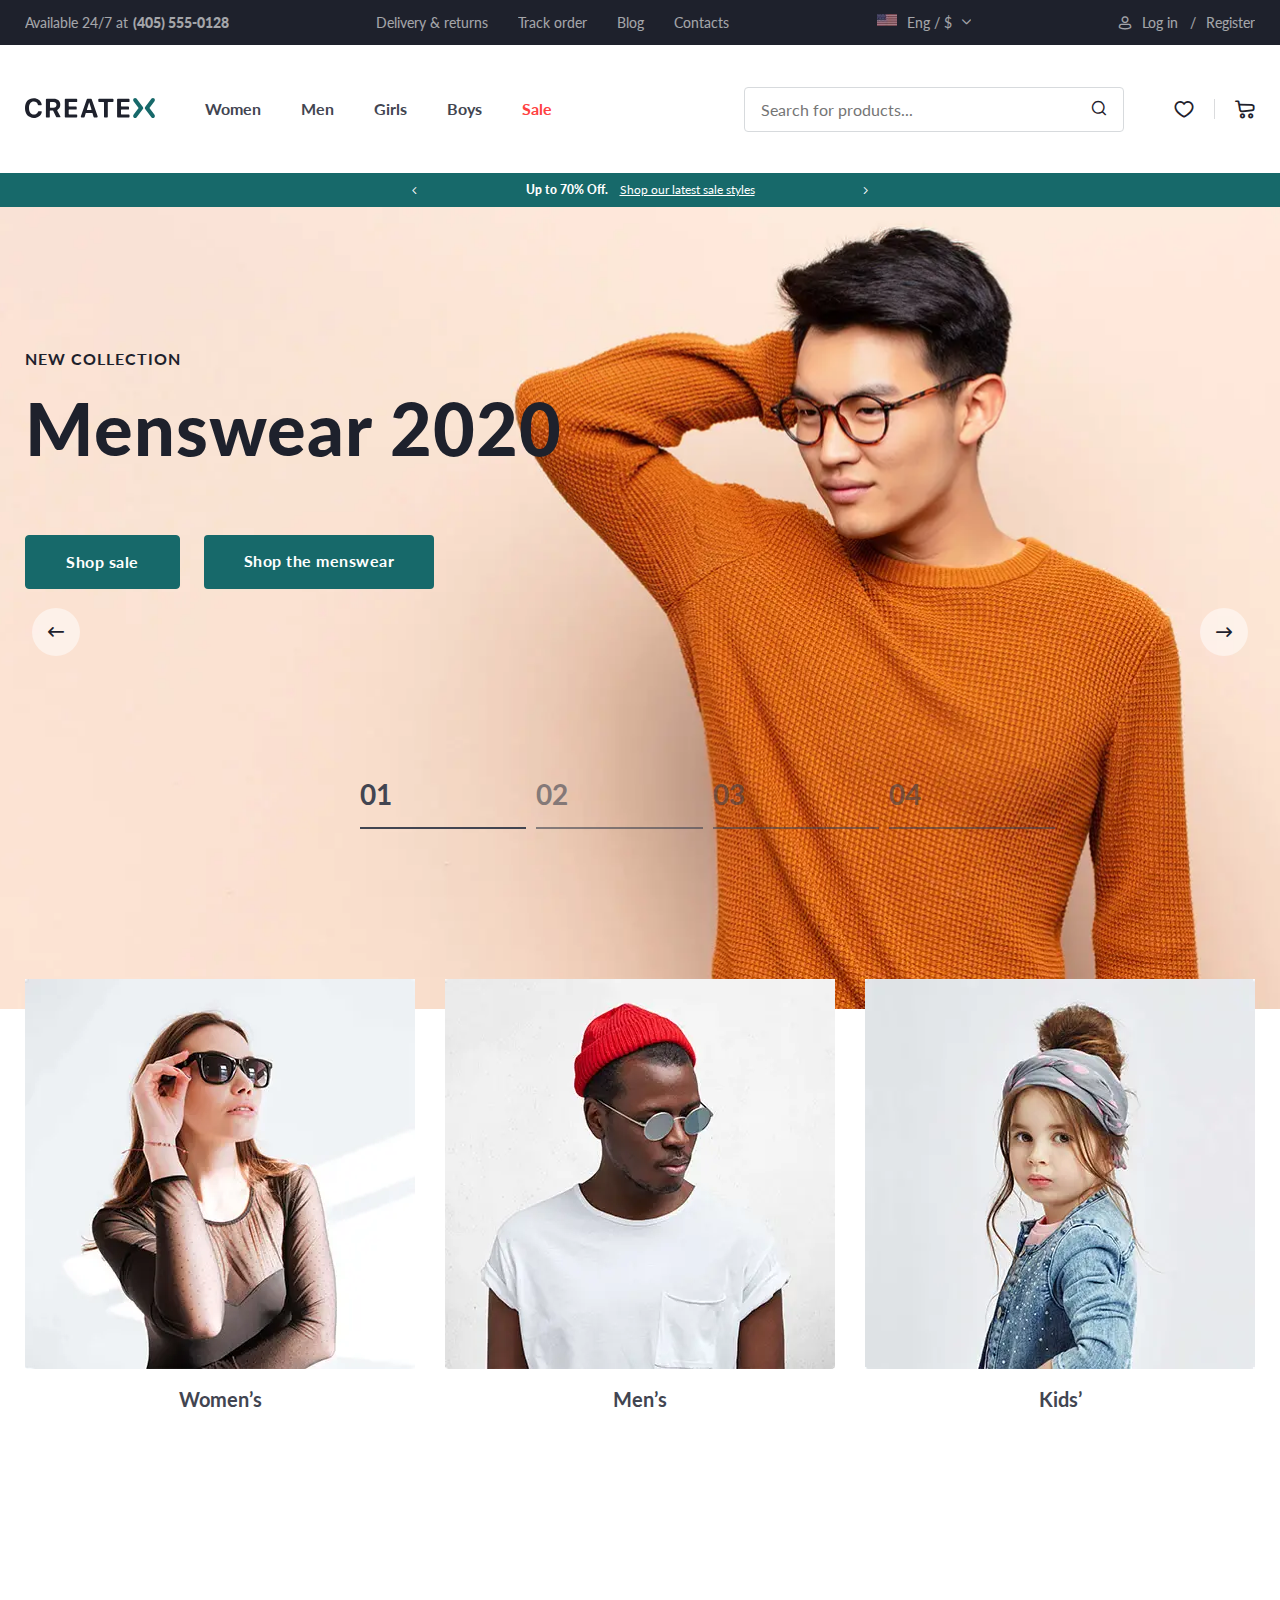
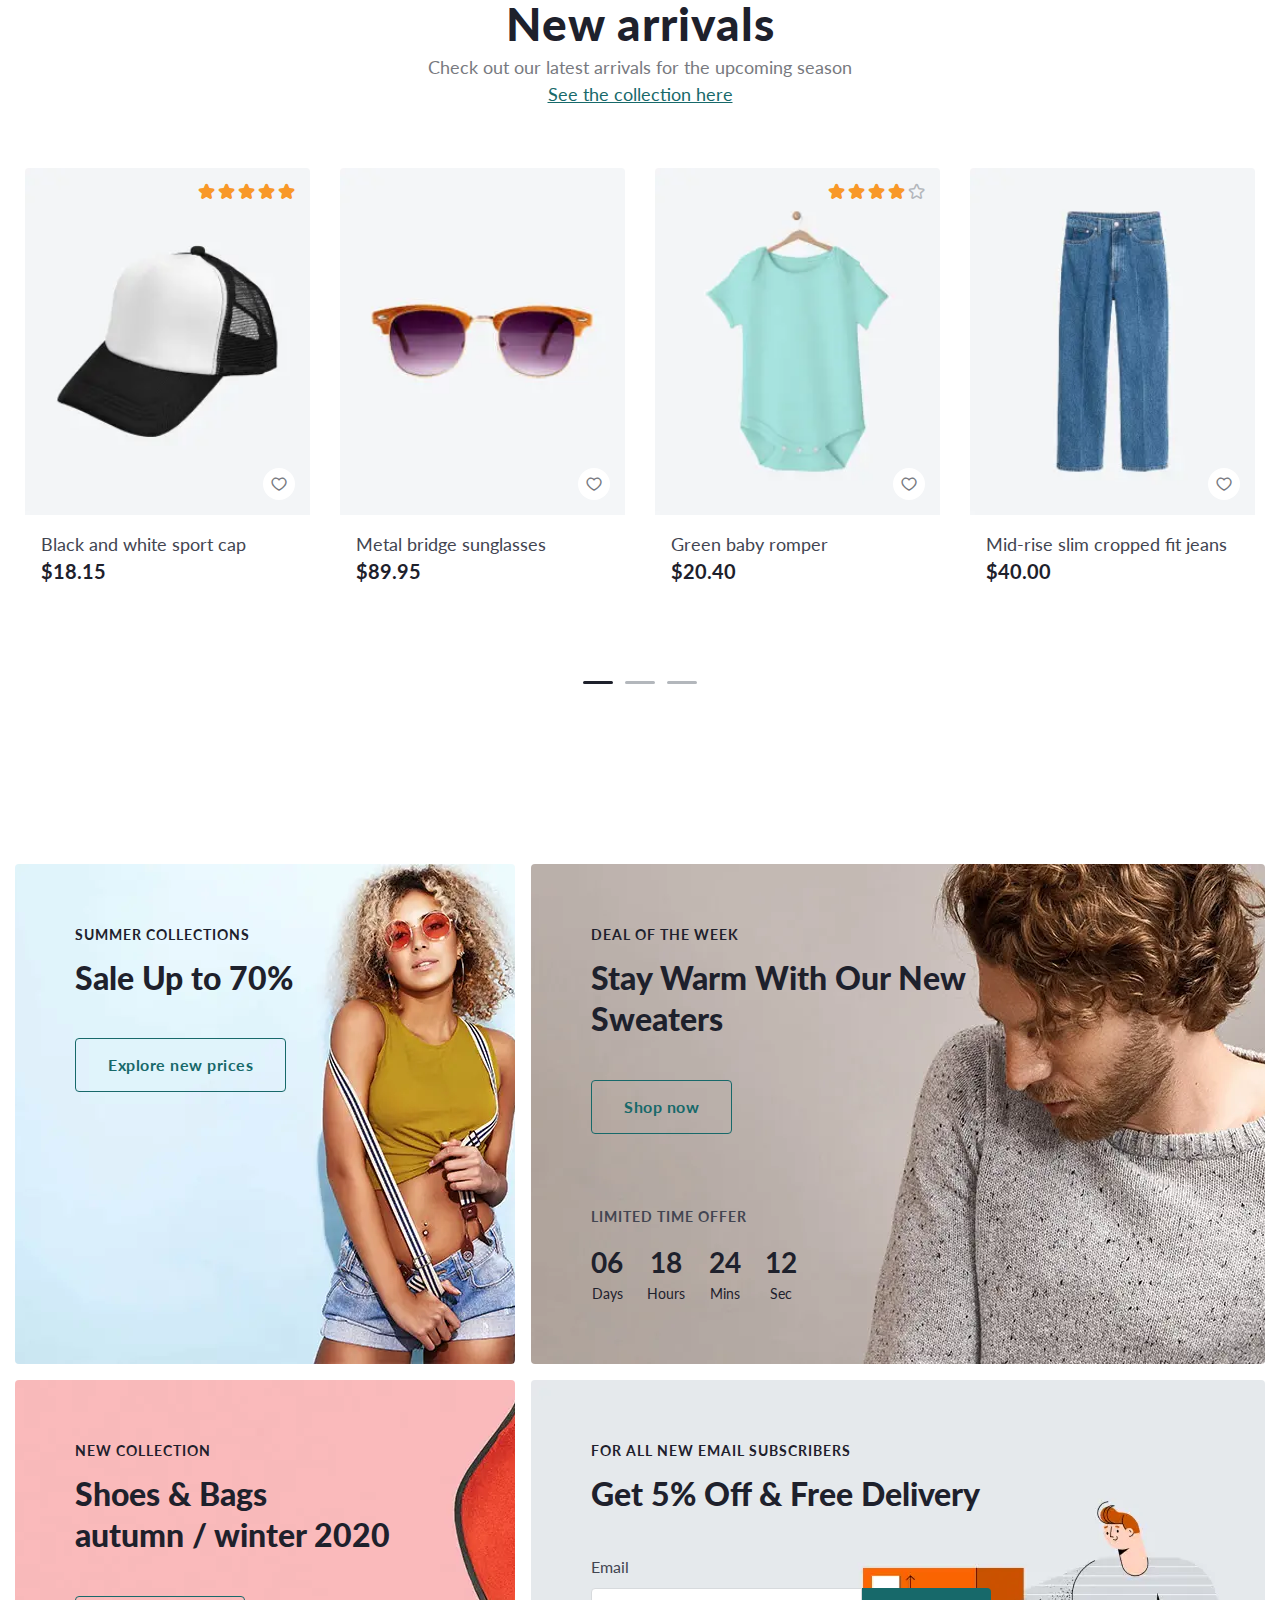
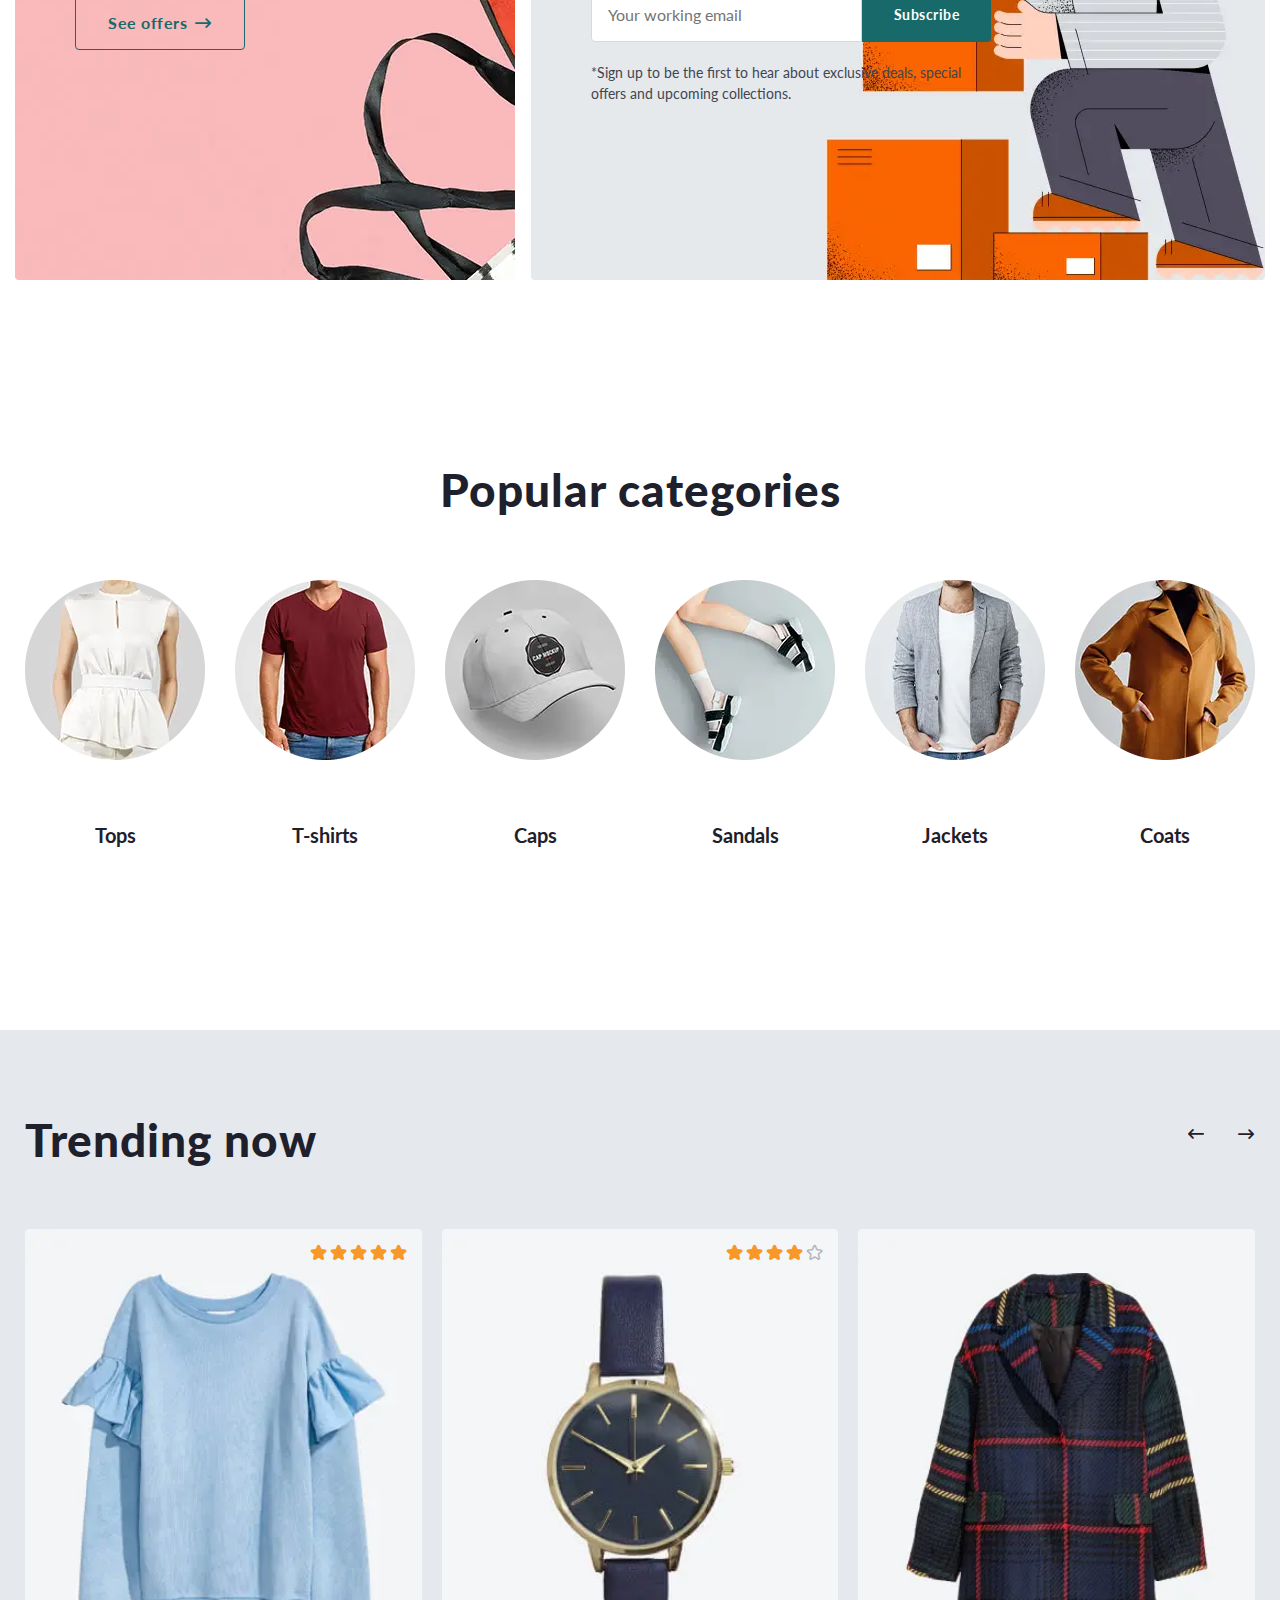
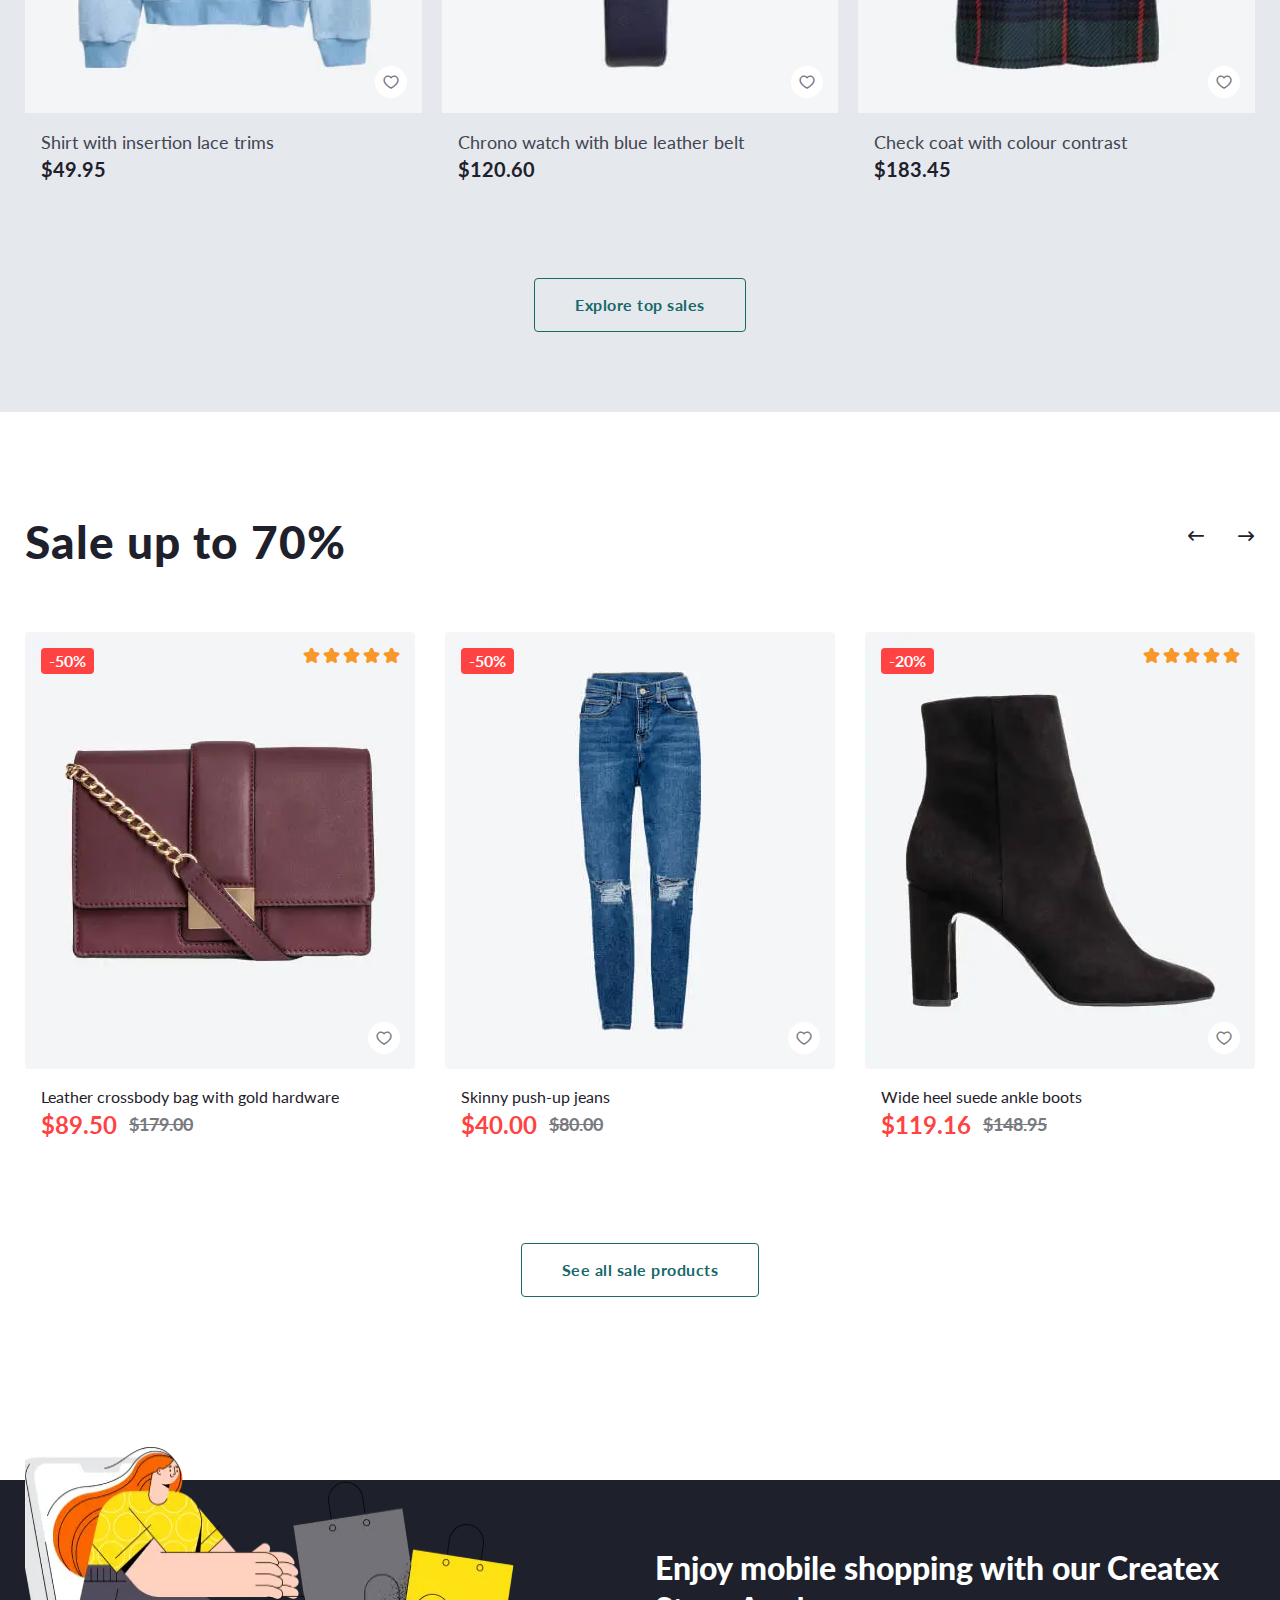
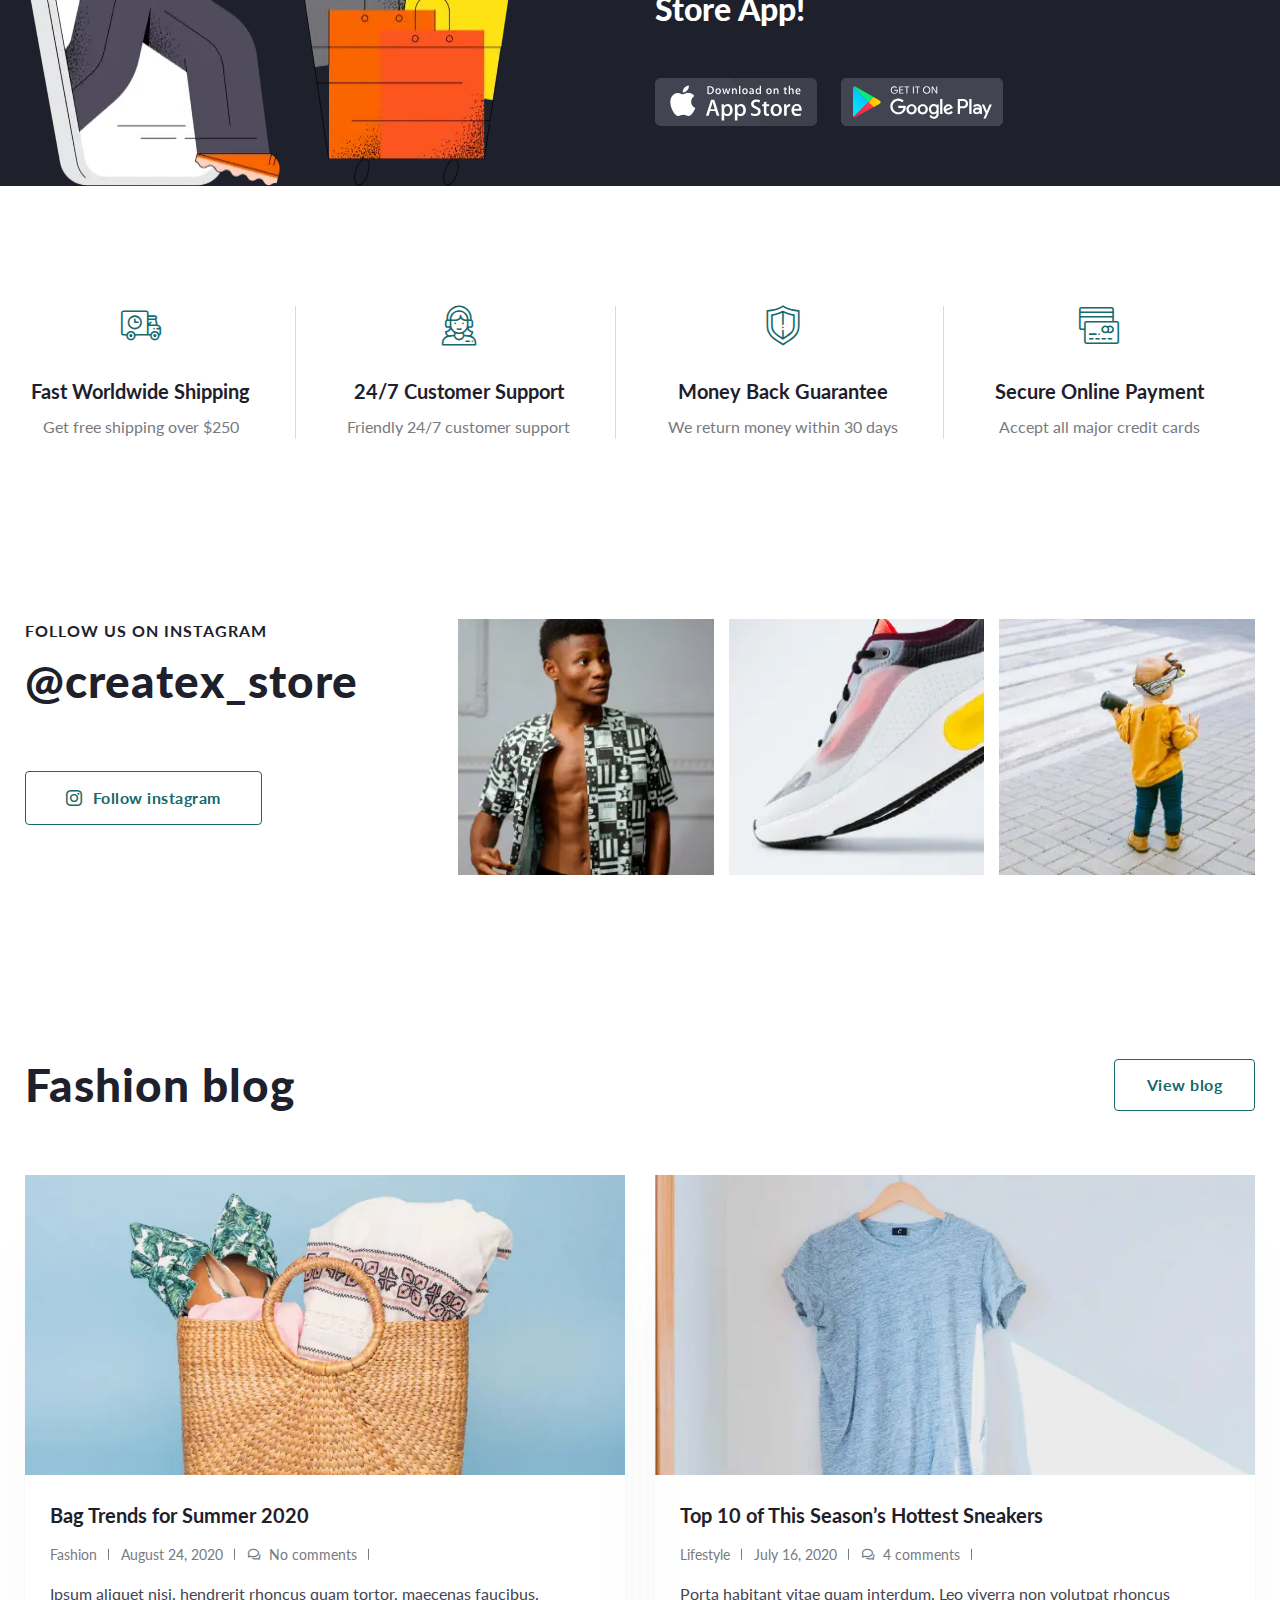
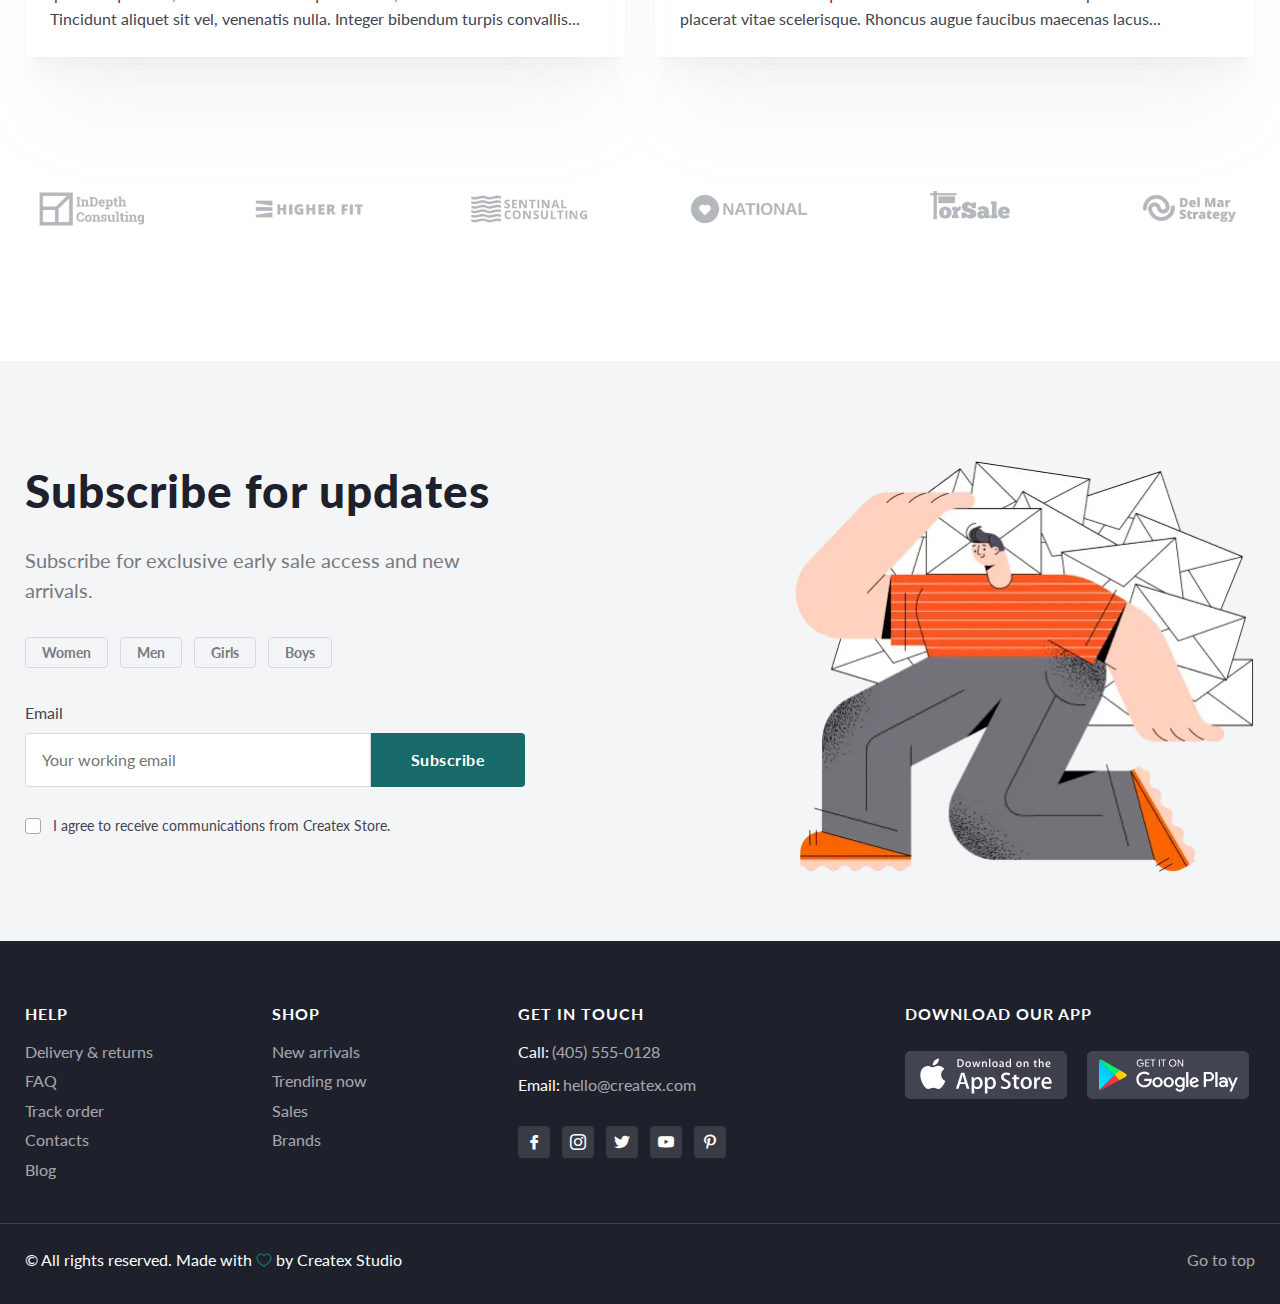
<file: index.html>
<!DOCTYPE html>
<html lang="ru">

<head>
	<title>Main</title>
	<meta charset="UTF-8" />
	<meta name="format-detection" content="telephone=no" />
	<!-- <style>body{opacity: 0;}</style> -->
	<link rel="stylesheet" href="css/style.css?_v=20230702001403" />
	<link rel="shortcut icon" href="favicon.ico" />
	<!-- <meta name="robots" content="noindex, nofollow"> -->
	<meta name="viewport" content="width=device-width, initial-scale=1.0" />
</head>

<body>
	<div class="wrapper">
		<header class="header">
			<div class="header__top top-header">
				<div class="top-header__container">
					<div class="top-header__phone">
						<p class="top-header__text">Available 24/7 at</p>
						<a href="tel:4055550128" class="top-header__number">(405) 555-0128</a>
					</div>
					<nav class="top-header__menu">
						<ul data-da=".menu-header__list,992," class="top-header__list">
							<li class="top-header__item">
								<a href="dilivery.html">Delivery & returns</a>
							</li>
							<li class="top-header__item">
								<a href="track-order.html">Track order</a>
							</li>
							<li class="top-header__item"><a href="blog.html">Blog</a></li>
							<li class="top-header__item"><a href="contacts.html">Contacts</a></li>
						</ul>
					</nav>
					<div class="top-header__language">
						<div data-da=".menu-header__list,400," data-select class="top-header__select select-header">
							<button data-select-button type="button" class="select-header__button _icon-small-arrow">
								<p>Eng / $</p>
								<div class="top-header__image">
									<picture><source srcset="img/header/flag-usa.webp" type="image/webp"><img src="img/header/flag-usa.jpg" alt="flag" /></picture>
								</div>
							</button>
							<ul class="select-header__list">
								<li class="select-header__item" data-value="cleaner">
									<p>Eng / $</p>
									<div class="top-header__image">
										<picture><source srcset="img/header/flag-usa.webp" type="image/webp"><img src="img/header/flag-usa.jpg" alt="flag" /></picture>
									</div>
								</li>
								<li class="select-header__item" data-value="ru">
									<p>RU, ₽</p>
									<div class="top-header__image">
										<picture><source srcset="img/header/russia-flag.webp" type="image/webp"><img src="img/header/russia-flag.png" alt="flag" /></picture>
									</div>
								</li>
							</ul>
							<input data-select-input type="text" class="select-header__input select-form__input_hidden" value="" />
						</div>
					</div>
					<div class="top-header__join _icon-user">
						<button data-popup="#log-in" type="button" class="top-header__log-in">
							<p>Log in</p>
							&nbsp; /
						</button>
						<button data-popup="#sign-up" type="button" class="top-header__register">
							Register
						</button>
					</div>
				</div>
			</div>
			<div class="header__body body-header">
				<div class="body-header__container">
					<a href="index.html" class="body-header__image">
						<img src="img/header/logo.svg" alt="logo" />
					</a>
					<nav class="body-header__menu menu-header">
						<ul class="menu-header__list">
							<li data-menu-id="1" class="menu-header__item">
								<button type="button" class="menu-header__button">Women</button>
							</li>
							<li data-menu-id="2" class="menu-header__item">
								<button type="button" class="menu-header__button">Men</button>
							</li>
							<li data-menu-id="3" class="menu-header__item">
								<button type="button" class="menu-header__button">Girls</button>
							</li>
							<li data-menu-id="4" class="menu-header__item">
								<button type="button" class="menu-header__button">Boys</button>
							</li>
							<li data-menu-id="5" class="menu-header__item menu-header__item_sale">
								<button type="button" class="menu-header__button">Sale</button>
							</li>
						</ul>
						<div data-submenu="1" class="menu-header__submenu submenu-header">
							<button class="submenu-header__close _icon-arrow">Back</button>
							<div class="submenu-header__container">
								<div class="submenu-header__content">
									<div class="submenu-header__nav nav-submenu">
										<ul class="nav-submenu__list">
											<li class="nav-submenu__item">
												<a href="catalog.html">New collection</a>
											</li>
											<li class="nav-submenu__item">
												<a href="catalog.html">Best Sellers</a>
											</li>
											<li class="nav-submenu__item">
												<a href="catalog.html">Plus Size</a>
											</li>
											<li class="nav-submenu__item nav-submenu__item_sale">
												<a href="catalog.html">Sale up to 70%</a>
											</li>
										</ul>
									</div>
									<div data-spollers="992,max" class="submenu-header__body">
										<div class="submenu-header__clothes">
											<a href="catalog.html" class="submenu-header__title">CLOTHES</a>
											<button data-spoller class="submenu-header__arrow _icon-small-arrow"></button>
											<div class="submenu-header__category">
												<ul class="submenu-header__list">
													<li class="submenu-header__item">
														<a href="catalog.html">Coats</a>
													</li>
													<li class="submenu-header__item">
														<a href="catalog.html">Jackets</a>
													</li>
													<li class="submenu-header__item">
														<a href="catalog.html">Suits</a>
													</li>
													<li class="submenu-header__item">
														<a href="catalog.html">Dresses </a>
													</li>
													<li class="submenu-header__item">
														<a href="catalog.html">Cardigans & sweaters</a>
													</li>
													<li class="submenu-header__item">
														<a href="catalog.html">Sweatshirts & hoodies</a>
													</li>
													<li class="submenu-header__item">
														<a href="catalog.html">T-shirts & tops</a>
													</li>
													<li class="submenu-header__item">
														<a href="catalog.html">Pants</a>
													</li>
													<li class="submenu-header__item">
														<a href="catalog.html">Jeans</a>
													</li>
													<li class="submenu-header__item">
														<a href="catalog.html">Shorts</a>
													</li>
													<li class="submenu-header__item">
														<a href="catalog.html">Skirts</a>
													</li>
													<li class="submenu-header__item">
														<a href="catalog.html">Lingerie & nightwear</a>
													</li>
													<li class="submenu-header__item">
														<a href="catalog.html">Sportswear</a>
													</li>
													<li class="submenu-header__item">
														<a href="catalog.html">Swimwear</a>
													</li>
												</ul>
											</div>
										</div>
									</div>
									<div data-spollers="992,max" class="submenu-header__body">
										<div class="submenu-header__clothes">
											<a href="catalog.html" class="submenu-header__title">SHOES</a>
											<button data-spoller class="submenu-header__arrow _icon-small-arrow"></button>
											<div class="submenu-header__category">
												<ul class="submenu-header__list">
													<li class="submenu-header__item">
														<a href="catalog.html">Boots</a>
													</li>
													<li class="submenu-header__item">
														<a href="catalog.html">Flat shoes</a>
													</li>
													<li class="submenu-header__item">
														<a href="catalog.html">Heels</a>
													</li>
													<li class="submenu-header__item">
														<a href="catalog.html">Sandals </a>
													</li>
													<li class="submenu-header__item">
														<a href="catalog.html">Mules</a>
													</li>
													<li class="submenu-header__item">
														<a href="catalog.html">Sliders</a>
													</li>
													<li class="submenu-header__item">
														<a href="catalog.html">Slippers</a>
													</li>
													<li class="submenu-header__item">
														<a href="catalog.html">Sneakers</a>
													</li>
													<li class="submenu-header__item">
														<a href="#">Leather</a>
													</li>
												</ul>
											</div>
										</div>
									</div>
									<div data-spollers="992,max" class="submenu-header__body">
										<div class="submenu-header__clothes">
											<a href="catalog.html" class="submenu-header__title">ACCESSORIES</a>
											<button data-spoller class="submenu-header__arrow _icon-small-arrow"></button>
											<div class="submenu-header__category">
												<ul class="submenu-header__list">
													<li class="submenu-header__item">
														<a href="catalog.html">Bags & bagpacks</a>
													</li>
													<li class="submenu-header__item">
														<a href="catalog.html">Hats & scarves</a>
													</li>
													<li class="submenu-header__item">
														<a href="catalog.html">Hair accessories</a>
													</li>
													<li class="submenu-header__item">
														<a href="catalog.html">Belts </a>
													</li>
													<li class="submenu-header__item">
														<a href="catalog.html">Jewellery</a>
													</li>
													<li class="submenu-header__item">
														<a href="catalog.html">Watches</a>
													</li>
													<li class="submenu-header__item">
														<a href="catalog.html">Sunglasses</a>
													</li>
													<li class="submenu-header__item">
														<a href="catalog.html">Purses</a>
													</li>
													<li class="submenu-header__item">
														<a href="catalog.html">Gloves</a>
													</li>
													<li class="submenu-header__item">
														<a href="catalog.html">Socks & tights</a>
													</li>
												</ul>
											</div>
										</div>
									</div>
								</div>
								<div class="submenu-header__offers offers-submenu">
									<div class="offers-submenu__image offers-submenu__image-ibg">
										<picture><source srcset="img/header/back-to-school.webp" type="image/webp"><img src="img/header/back-to-school.jpg" alt="back-to-school" /></picture>
									</div>
									<h4 class="offers-submenu__title">
										Back to school. Sale up to 50%
									</h4>
									<a href="" class="offers-submenu__button _button-border _icon-arrow">See offers</a>
								</div>
							</div>
						</div>
						<div data-submenu="2" class="menu-header__submenu submenu-header">
							<button class="submenu-header__close _icon-arrow">Back</button>
							<div class="submenu-header__container">
								<div class="submenu-header__content">
									<div class="submenu-header__nav nav-submenu">
										<ul class="nav-submenu__list">
											<li class="nav-submenu__item">
												<a href="catalog.html">New collection</a>
											</li>
											<li class="nav-submenu__item">
												<a href="catalog.html">Best Sellers</a>
											</li>
											<li class="nav-submenu__item">
												<a href="catalog.html">Plus Size</a>
											</li>
											<li class="nav-submenu__item nav-submenu__item_sale">
												<a href="catalog.html">Sale up to 70%</a>
											</li>
										</ul>
									</div>

									<div data-spollers="992,max" class="submenu-header__body">
										<div class="submenu-header__clothes">
											<a href="catalog.html" class="submenu-header__title">SHOES</a>
											<button data-spoller class="submenu-header__arrow _icon-small-arrow"></button>
											<div class="submenu-header__category">
												<ul class="submenu-header__list">
													<li class="submenu-header__item">
														<a href="catalog.html">Boots</a>
													</li>
													<li class="submenu-header__item">
														<a href="catalog.html">Flat shoes</a>
													</li>
													<li class="submenu-header__item">
														<a href="catalog.html">Heels</a>
													</li>
													<li class="submenu-header__item">
														<a href="catalog.html">Sandals </a>
													</li>
													<li class="submenu-header__item">
														<a href="catalog.html">Mules</a>
													</li>
													<li class="submenu-header__item">
														<a href="catalog.html">Sliders</a>
													</li>
													<li class="submenu-header__item">
														<a href="catalog.html">Slippers</a>
													</li>
													<li class="submenu-header__item">
														<a href="catalog.html">Sneakers</a>
													</li>
													<li class="submenu-header__item">
														<a href="catalog.html">Leather</a>
													</li>
												</ul>
											</div>
										</div>
									</div>
									<div data-spollers="992,max" class="submenu-header__body">
										<div class="submenu-header__clothes">
											<a href="catalog.html" class="submenu-header__title">ACCESSORIES</a>
											<button data-spoller class="submenu-header__arrow _icon-small-arrow"></button>
											<div class="submenu-header__category">
												<ul class="submenu-header__list">
													<li class="submenu-header__item">
														<a href="catalog.html">Bags & bagpacks</a>
													</li>
													<li class="submenu-header__item">
														<a href="catalog.html">Hats & scarves</a>
													</li>
													<li class="submenu-header__item">
														<a href="catalog.html">Hair accessories</a>
													</li>
													<li class="submenu-header__item">
														<a href="catalog.html">Belts </a>
													</li>
													<li class="submenu-header__item">
														<a href="catalog.html">Jewellery</a>
													</li>
													<li class="submenu-header__item">
														<a href="catalog.html">Watches</a>
													</li>
													<li class="submenu-header__item">
														<a href="catalog.html">Sunglasses</a>
													</li>
													<li class="submenu-header__item">
														<a href="catalog.html">Purses</a>
													</li>
													<li class="submenu-header__item">
														<a href="catalog.html">Gloves</a>
													</li>
													<li class="submenu-header__item">
														<a href="catalog.html">Socks & tights</a>
													</li>
												</ul>
											</div>
										</div>
									</div>
								</div>
								<div class="submenu-header__offers offers-submenu">
									<div class="offers-submenu__image offers-submenu__image-ibg">
										<picture><source srcset="img/header/back-to-school.webp" type="image/webp"><img src="img/header/back-to-school.jpg" alt="back-to-school" /></picture>
									</div>
									<h4 class="offers-submenu__title">
										Back to school. Sale up to 50%
									</h4>
									<a href="" class="offers-submenu__button _button-border _icon-arrow">See offers</a>
								</div>
							</div>
						</div>
						<div data-submenu="3" class="menu-header__submenu submenu-header">
							<button class="submenu-header__close _icon-arrow">Back</button>
							<div class="submenu-header__container">
								<div class="submenu-header__content">
									<div class="submenu-header__nav nav-submenu">
										<ul class="nav-submenu__list">
											<li class="nav-submenu__item">
												<a href="catalog.html">New collection</a>
											</li>
											<li class="nav-submenu__item">
												<a href="catalog.html">Best Sellers</a>
											</li>
											<li class="nav-submenu__item">
												<a href="catalog.html">Plus Size</a>
											</li>
											<li class="nav-submenu__item nav-submenu__item_sale">
												<a href="catalog.html">Sale up to 70%</a>
											</li>
										</ul>
									</div>
									<div data-spollers="992,max" class="submenu-header__body">
										<div class="submenu-header__clothes">
											<a href="catalog.html" class="submenu-header__title">CLOTHES</a>
											<button data-spoller class="submenu-header__arrow _icon-small-arrow"></button>
											<div class="submenu-header__category">
												<ul class="submenu-header__list">
													<li class="submenu-header__item">
														<a href="catalog.html">Coats</a>
													</li>
													<li class="submenu-header__item">
														<a href="catalog.html">Jackets</a>
													</li>
													<li class="submenu-header__item">
														<a href="catalog.html">Suits</a>
													</li>
													<li class="submenu-header__item">
														<a href="catalog.html">Dresses </a>
													</li>
													<li class="submenu-header__item">
														<a href="catalog.html">Cardigans & sweaters</a>
													</li>
													<li class="submenu-header__item">
														<a href="catalog.html">Sweatshirts & hoodies</a>
													</li>
													<li class="submenu-header__item">
														<a href="catalog.html">T-shirts & tops</a>
													</li>
													<li class="submenu-header__item">
														<a href="catalog.html">Pants</a>
													</li>
													<li class="submenu-header__item">
														<a href="catalog.html">Jeans</a>
													</li>
													<li class="submenu-header__item">
														<a href="catalog.html">Shorts</a>
													</li>
													<li class="submenu-header__item">
														<a href="catalog.html">Skirts</a>
													</li>
													<li class="submenu-header__item">
														<a href="catalog.html">Lingerie & nightwear</a>
													</li>
													<li class="submenu-header__item">
														<a href="catalog.html">Sportswear</a>
													</li>
													<li class="submenu-header__item">
														<a href="catalog.html">Swimwear</a>
													</li>
												</ul>
											</div>
										</div>
									</div>

									<div data-spollers="992,max" class="submenu-header__body">
										<div class="submenu-header__clothes">
											<a href="catalog.html" class="submenu-header__title">ACCESSORIES</a>
											<button data-spoller class="submenu-header__arrow _icon-small-arrow"></button>
											<div class="submenu-header__category">
												<ul class="submenu-header__list">
													<li class="submenu-header__item">
														<a href="catalog.html">Bags & bagpacks</a>
													</li>
													<li class="submenu-header__item">
														<a href="catalog.html">Hats & scarves</a>
													</li>
													<li class="submenu-header__item">
														<a href="catalog.html">Hair accessories</a>
													</li>
													<li class="submenu-header__item">
														<a href="catalog.html">Belts </a>
													</li>
													<li class="submenu-header__item">
														<a href="catalog.html">Jewellery</a>
													</li>
													<li class="submenu-header__item">
														<a href="catalog.html">Watches</a>
													</li>
													<li class="submenu-header__item">
														<a href="catalog.html">Sunglasses</a>
													</li>
													<li class="submenu-header__item">
														<a href="catalog.html">Purses</a>
													</li>
													<li class="submenu-header__item">
														<a href="catalog.html">Gloves</a>
													</li>
													<li class="submenu-header__item">
														<a href="catalog.html">Socks & tights</a>
													</li>
												</ul>
											</div>
										</div>
									</div>
								</div>
								<div class="submenu-header__offers offers-submenu">
									<div class="offers-submenu__image offers-submenu__image-ibg">
										<picture><source srcset="img/header/back-to-school.webp" type="image/webp"><img src="img/header/back-to-school.jpg" alt="back-to-school" /></picture>
									</div>
									<h4 class="offers-submenu__title">
										Back to school. Sale up to 50%
									</h4>
									<a href="" class="offers-submenu__button _button-border _icon-arrow">See offers</a>
								</div>
							</div>
						</div>
						<div data-submenu="4" class="menu-header__submenu submenu-header">
							<button class="submenu-header__close _icon-arrow">Back</button>
							<div class="submenu-header__container">
								<div class="submenu-header__content">
									<div class="submenu-header__nav nav-submenu">
										<ul class="nav-submenu__list">
											<li class="nav-submenu__item">
												<a href="catalog.html">New collection</a>
											</li>
											<li class="nav-submenu__item">
												<a href="catalog.html">Best Sellers</a>
											</li>
											<li class="nav-submenu__item">
												<a href="catalog.html">Plus Size</a>
											</li>
											<li class="nav-submenu__item nav-submenu__item_sale">
												<a href="catalog.html">Sale up to 70%</a>
											</li>
										</ul>
									</div>
									<div data-spollers="992,max" class="submenu-header__body">
										<div class="submenu-header__clothes">
											<a href="catalog.html" class="submenu-header__title">CLOTHES</a>
											<button data-spoller class="submenu-header__arrow _icon-small-arrow"></button>
											<div class="submenu-header__category">
												<ul class="submenu-header__list">
													<li class="submenu-header__item">
														<a href="catalog.html">Coats</a>
													</li>
													<li class="submenu-header__item">
														<a href="catalog.html">Jackets</a>
													</li>
													<li class="submenu-header__item">
														<a href="catalog.html">Suits</a>
													</li>
													<li class="submenu-header__item">
														<a href="catalog.html">Dresses </a>
													</li>
													<li class="submenu-header__item">
														<a href="catalog.html">Cardigans & sweaters</a>
													</li>
													<li class="submenu-header__item">
														<a href="catalog.html">Sweatshirts & hoodies</a>
													</li>
													<li class="submenu-header__item">
														<a href="catalog.html">T-shirts & tops</a>
													</li>
													<li class="submenu-header__item">
														<a href="catalog.html">Pants</a>
													</li>
													<li class="submenu-header__item">
														<a href="catalog.html">Jeans</a>
													</li>
													<li class="submenu-header__item">
														<a href="catalog.html">Shorts</a>
													</li>
													<li class="submenu-header__item">
														<a href="catalog.html">Skirts</a>
													</li>
													<li class="submenu-header__item">
														<a href="catalog.html">Lingerie & nightwear</a>
													</li>
													<li class="submenu-header__item">
														<a href="catalog.html">Sportswear</a>
													</li>
													<li class="submenu-header__item">
														<a href="catalog.html">Swimwear</a>
													</li>
												</ul>
											</div>
										</div>
									</div>
									<div data-spollers="992,max" class="submenu-header__body">
										<div class="submenu-header__clothes">
											<a href="catalog.html" class="submenu-header__title">SHOES</a>
											<button data-spoller class="submenu-header__arrow _icon-small-arrow"></button>
											<div class="submenu-header__category">
												<ul class="submenu-header__list">
													<li class="submenu-header__item">
														<a href="catalog.html">Boots</a>
													</li>
													<li class="submenu-header__item">
														<a href="catalog.html">Flat shoes</a>
													</li>
													<li class="submenu-header__item">
														<a href="catalog.html">Heels</a>
													</li>
													<li class="submenu-header__item">
														<a href="catalog.html">Sandals </a>
													</li>
													<li class="submenu-header__item">
														<a href="catalog.html">Mules</a>
													</li>
													<li class="submenu-header__item">
														<a href="catalog.html">Sliders</a>
													</li>
													<li class="submenu-header__item">
														<a href="catalog.html">Slippers</a>
													</li>
													<li class="submenu-header__item">
														<a href="catalog.html">Sneakers</a>
													</li>
													<li class="submenu-header__item">
														<a href="catalog.html">Leather</a>
													</li>
												</ul>
											</div>
										</div>
									</div>
								</div>
								<div class="submenu-header__offers offers-submenu">
									<div class="offers-submenu__image offers-submenu__image-ibg">
										<picture><source srcset="img/header/back-to-school.webp" type="image/webp"><img src="img/header/back-to-school.jpg" alt="back-to-school" /></picture>
									</div>
									<h4 class="offers-submenu__title">
										Back to school. Sale up to 50%
									</h4>
									<a href="" class="offers-submenu__button _button-border _icon-arrow">See offers</a>
								</div>
							</div>
						</div>
						<div data-submenu="5" class="menu-header__submenu submenu-header">
							<button class="submenu-header__close _icon-arrow">Back</button>
							<div class="submenu-header__container">
								<div class="submenu-header__content">
									<div class="submenu-header__nav nav-submenu">
										<ul class="nav-submenu__list">
											<li class="nav-submenu__item">
												<a href="catalog.html">New collection</a>
											</li>
											<li class="nav-submenu__item">
												<a href="catalog.html">Best Sellers</a>
											</li>
											<li class="nav-submenu__item">
												<a href="catalog.html">Plus Size</a>
											</li>
											<li class="nav-submenu__item nav-submenu__item_sale">
												<a href="catalog.html">Sale up to 70%</a>
											</li>
										</ul>
									</div>

									<div data-spollers="992,max" class="submenu-header__body">
										<div class="submenu-header__clothes">
											<a href="catalog.html" class="submenu-header__title">ACCESSORIES</a>
											<button data-spoller class="submenu-header__arrow _icon-small-arrow"></button>
											<div class="submenu-header__category">
												<ul class="submenu-header__list">
													<li class="submenu-header__item">
														<a href="catalog.html">Bags & bagpacks</a>
													</li>
													<li class="submenu-header__item">
														<a href="catalog.html">Hats & scarves</a>
													</li>
													<li class="submenu-header__item">
														<a href="catalog.html">Hair accessories</a>
													</li>
													<li class="submenu-header__item">
														<a href="catalog.html">Belts </a>
													</li>
													<li class="submenu-header__item">
														<a href="catalog.html">Jewellery</a>
													</li>
													<li class="submenu-header__item">
														<a href="catalog.html">Watches</a>
													</li>
													<li class="submenu-header__item">
														<a href="catalog.html">Sunglasses</a>
													</li>
													<li class="submenu-header__item">
														<a href="catalog.html">Purses</a>
													</li>
													<li class="submenu-header__item">
														<a href="catalog.html">Gloves</a>
													</li>
													<li class="submenu-header__item">
														<a href="catalog.html">Socks & tights</a>
													</li>
												</ul>
											</div>
										</div>
									</div>
								</div>
								<div class="submenu-header__offers offers-submenu">
									<div class="offers-submenu__image offers-submenu__image-ibg">
										<picture><source srcset="img/header/back-to-school.webp" type="image/webp"><img src="img/header/back-to-school.jpg" alt="back-to-school" /></picture>
									</div>
									<h4 class="offers-submenu__title">
										Back to school. Sale up to 50%
									</h4>
									<a href="" class="offers-submenu__button _button-border _icon-arrow">See offers</a>
								</div>
							</div>
						</div>
					</nav>
					<div class="body-header__search search-header">
						<button type="button" class="search-header__icon _icon-search"></button>
						<form action="#" class="search-header__form _icon-search">
							<input autocomplete="off" type="text" name="form[]" data-error="Ошибка" placeholder="Search for products..." class="search-header__input" />
						</form>
					</div>
					<div class="body-header__purchase purchase">
						<a href="wishlist.html" type="button" class="purchase__favourite _icon-favourite"></a>
						<button type="button" class="purchase__cart cart-purchase _icon-cart"></button>
					</div>
					<div class="icon-menu"><span></span></div>
				</div>
			</div>
			<div class="header__promo promo-header">
				<div class="promo-header__container">
					<div class="promo-header__slider swiper">
						<div class="promo-header__wrapper swiper-wrapper">
							<div class="promo-header__slide swiper-slide">
								<p>Up to 70% Off.</p>
								<a href="#">Shop our latest sale styles</a>
							</div>
							<div class="promo-header__slide swiper-slide">
								<p>Up to 70% Off.</p>
								<a href="#">Shop our latest sale styles</a>
							</div>
						</div>
						<button type="button" class="promo-header__button promo-header__button_prev _icon-small-arrow"></button>
						<button type="button" class="promo-header__button promo-header__button_next _icon-small-arrow"></button>
					</div>
				</div>
			</div>
		</header>
		<!-- <div class="cart-purchase__wrapper">
  <div class="cart-purchase__menu">
    <h3 class="cart-purchase__title">Your cart (<span>0</span>)</h3>
    <div class="cart-purchase__close _icon-close"></div>
    <div class="cart-purchase__body body-cart"></div>
    <div class="cart-purchase__bottom bottom-cart">
      <div class="bottom-cart__text">
        <p class="bottom-cart__total">Subtotal:</p>
        <p class="bottom-cart__price">$0</p>
      </div>
      <a type="button" href="checkout.html" class="bottom-cart__button _button"
        >Checkout</a
      >
    </div>
  </div>
</div> -->

		<main class="page">
			<section class="page__slider main-slider">
				<div class="main-slider__slider swiper">
					<div class="main-slider__wrapper swiper-wrapper">
						<div class="main-slider__slide slide-main swiper-slide">
							<div class="slide-main__image slide-main__image-ibg">
								<picture><source srcset="img/main-slider/image.webp" type="image/webp"><img src="img/main-slider/image.jpg" alt="background" /></picture>
							</div>
							<div class="slide-main__container">
								<h4 class="slide-main__subtitle _subtitle">New collection</h4>
								<h1 class="slide-main__title">Menswear 2020</h1>
								<div class="slide-main__buttons">
									<a href="" class="slide-main__button _button-border">Shop sale</a>
									<a href="" class="slide-main__button _button">Shop the menswear</a>
								</div>
							</div>
						</div>
						<div class="main-slider__slide slide-main swiper-slide">
							<div class="slide-main__image slide-main__image-ibg">
								<picture><source srcset="img/main-slider/image.webp" type="image/webp"><img src="img/main-slider/image.jpg" alt="background" /></picture>
							</div>
							<div class="slide-main__container">
								<h4 class="slide-main__subtitle _subtitle">New collection</h4>
								<h2 class="slide-main__title">Menswear 2020</h2>
								<div class="slide-main__buttons">
									<a href="" class="slide-main__button _button-border">Shop sale</a>
									<a href="" class="slide-main__button _button">Shop the menswear</a>
								</div>
							</div>
						</div>
						<div class="main-slider__slide slide-main swiper-slide">
							<div class="slide-main__image slide-main__image-ibg">
								<picture><source srcset="img/main-slider/image.webp" type="image/webp"><img src="img/main-slider/image.jpg" alt="background" /></picture>
							</div>
							<div class="slide-main__container">
								<h4 class="slide-main__subtitle _subtitle">New collection</h4>
								<h2 class="slide-main__title">Menswear 2020</h2>
								<div class="slide-main__buttons">
									<a href="" class="slide-main__button _button-border">Shop sale</a>
									<a href="" class="slide-main__button _button">Shop the menswear</a>
								</div>
							</div>
						</div>
						<div class="main-slider__slide slide-main swiper-slide">
							<div class="slide-main__image slide-main__image-ibg">
								<picture><source srcset="img/main-slider/image.webp" type="image/webp"><img src="img/main-slider/image.jpg" alt="background" /></picture>
							</div>
							<div class="slide-main__container">
								<h4 class="slide-main__subtitle _subtitle">New collection</h4>
								<h2 class="slide-main__title">Menswear 2020</h2>
								<div class="slide-main__buttons">
									<a href="" class="slide-main__button _button-border">Shop sale</a>
									<a href="" class="slide-main__button _button">Shop the menswear</a>
								</div>
							</div>
						</div>
					</div>
					<div class="main-slider__fractions swiper-pagination"></div>
					<div class="main-slider__controls">
						<button type="button" class="main-slider__button main-slider__button_prev swiper-button-prev _icon-arrow"></button>
						<button type="button" class="main-slider__button main-slider__button_next swiper-button-next _icon-arrow"></button>
					</div>
				</div>
			</section>
			<section class="page__categories categories">
				<div class="categories__container">
					<div class="categories__item">
						<div class="categories__image">
							<picture><source srcset="img/categories/woman.webp" type="image/webp"><img src="img/categories/woman.jpg" alt="woman" /></picture>
						</div>
						<h6 class="categories__title">Women’s</h6>
					</div>
					<div class="categories__item">
						<div class="categories__image">
							<picture><source srcset="img/categories/man.webp" type="image/webp"><img src="img/categories/man.jpg" alt="woman" /></picture>
						</div>
						<h6 class="categories__title">Men’s</h6>
					</div>
					<div class="categories__item">
						<div class="categories__image">
							<picture><source srcset="img/categories/kid.webp" type="image/webp"><img src="img/categories/kid.jpg" alt="woman" /></picture>
						</div>
						<h6 class="categories__title">Kids’</h6>
					</div>
				</div>
			</section>
			<section class="page__arrivals arrivals">
				<div class="arrivals__container">
					<h2 class="arrivals__title _title">New arrivals</h2>
					<p class="arrivals__text">
						Check out our latest arrivals for the upcoming season <br />
						<a href="" class="arrivals__link">See the collection here</a>
					</p>
					<div class="arrivals__slider swiper">
						<div class="arrivals__wrapper swiper-wrapper">
							<div class="arrivals__slide swiper-slide">
								<div class="arrivals__item card__item item-card">
									<div class="item-card__top">
										<a href="product.html" class="item-card__image item-card__image-ibg">
											<picture><source srcset="img/card/cap.webp" type="image/webp"><img src="img/card/cap.jpg" alt="cap" /></picture>
										</a>
										<div data-favourite="3" class="item-card__favourite _icon-favourite"></div>
										<div class="item-card__rating rating-card">
											<div class="rating-card__body">
												<div class="rating-card__items">
													<div class="rating-card__item _icon-rating-star"></div>
													<div class="rating-card__item _icon-rating-star"></div>
													<div class="rating-card__item _icon-rating-star"></div>
													<div class="rating-card__item _icon-rating-star"></div>
													<div class="rating-card__item _icon-rating-star"></div>
												</div>
											</div>
										</div>
									</div>
									<div class="item-card__content">
										<a href="product.html" class="item-card__title">
											Black and white sport cap
										</a>
										<p class="item-card__price">$18.15</p>
									</div>
								</div>
								<div class="arrivals__item card__item item-card">
									<div class="item-card__top">
										<a href="product.html" class="item-card__image item-card__image-ibg">
											<picture><source srcset="img/card/glasses.webp" type="image/webp"><img src="img/card/glasses.jpg" alt="glasses" /></picture>
										</a>

										<div data-favourite="13" class="item-card__favourite _icon-favourite"></div>
									</div>
									<div class="item-card__content">
										<a href="product.html" class="item-card__title">Metal bridge sunglasses</a>
										<p class="item-card__price">$89.95</p>
									</div>
								</div>
								<div class="arrivals__item card__item item-card">
									<div class="item-card__top">
										<a href="product.html" class="item-card__image item-card__image-ibg">
											<picture><source srcset="img/card/baby-romper.webp" type="image/webp"><img src="img/card/baby-romper.jpg" alt="baby-romper" /></picture>
										</a>
										<div data-favourite="4" class="item-card__favourite _icon-favourite"></div>
										<div class="item-card__rating rating-card">
											<div class="rating-card__body">
												<div class="rating-card__items">
													<div class="rating-card__item _icon-rating-star"></div>
													<div class="rating-card__item _icon-rating-star"></div>
													<div class="rating-card__item _icon-rating-star"></div>
													<div class="rating-card__item _icon-rating-star"></div>
													<div class="rating-card__item _icon-rating-star-transp"></div>
												</div>
											</div>
										</div>
									</div>
									<div class="item-card__content">
										<a href="product.html" class="item-card__title">Green baby romper</a>
										<p class="item-card__price">$20.40</p>
									</div>
								</div>
								<div class="arrivals__item card__item item-card">
									<div class="item-card__top">
										<a href="product.html" class="item-card__image item-card__image-ibg">
											<picture><source srcset="img/card/jeans.webp" type="image/webp"><img src="img/card/jeans.jpg" alt="jeans" /></picture>
										</a>
										<div data-favourite="2" class="item-card__favourite _icon-favourite"></div>
									</div>
									<div class="item-card__content">
										<a href="product.html" class="item-card__title">
											Mid-rise slim cropped fit jeans
										</a>
										<p class="item-card__price">$40.00</p>
									</div>
								</div>
								<div class="arrivals__item card__item item-card">
									<div class="item-card__top">
										<a href="product.html" class="item-card__image item-card__image-ibg">
											<picture><source srcset="img/card/earrings.webp" type="image/webp"><img src="img/card/earrings.jpg" alt="earrings" /></picture>
										</a>
										<div data-favourite="6" class="item-card__favourite _icon-favourite"></div>
										<div class="item-card__rating rating-card">
											<div class="rating-card__body">
												<div class="rating-card__items">
													<div class="rating-card__item _icon-rating-star"></div>
													<div class="rating-card__item _icon-rating-star"></div>
													<div class="rating-card__item _icon-rating-star"></div>
													<div class="rating-card__item _icon-rating-star"></div>
													<div class="rating-card__item _icon-rating-star"></div>
												</div>
											</div>
										</div>
									</div>
									<div class="item-card__content">
										<a href="product.html" class="item-card__title">Red dangle earrings</a>
										<p class="item-card__price">$29.95</p>
									</div>
								</div>
								<div class="arrivals__item card__item item-card">
									<div class="item-card__top">
										<a href="product.html" class="item-card__image item-card__image-ibg">
											<picture><source srcset="img/card/baby-shoes.webp" type="image/webp"><img src="img/card/baby-shoes.jpg" alt="baby-shoes" /></picture>
										</a>
										<div data-favourite="8" class="item-card__favourite _icon-favourite"></div>
									</div>
									<div class="item-card__content">
										<a href="product.html" class="item-card__title">Baby shoes with laces</a>
										<p class="item-card__price">$30.60</p>
									</div>
								</div>
							</div>
							<div class="arrivals__slide swiper-slide">
								<div class="arrivals__item card__item item-card">
									<div class="item-card__top">
										<a href="product.html" class="item-card__image item-card__image-ibg">
											<picture><source srcset="img/card/cap.webp" type="image/webp"><img src="img/card/cap.jpg" alt="cap" /></picture>
										</a>
										<div data-favourite="3" class="item-card__favourite _icon-favourite"></div>
										<div class="item-card__rating rating-card">
											<div class="rating-card__body">
												<div class="rating-card__items">
													<div class="rating-card__item _icon-rating-star"></div>
													<div class="rating-card__item _icon-rating-star"></div>
													<div class="rating-card__item _icon-rating-star"></div>
													<div class="rating-card__item _icon-rating-star"></div>
													<div class="rating-card__item _icon-rating-star"></div>
												</div>
											</div>
										</div>
									</div>
									<div class="item-card__content">
										<a href="product.html" class="item-card__title">
											Black and white sport cap
										</a>
										<p class="item-card__price">$18.15</p>
									</div>
								</div>
								<div class="arrivals__item card__item item-card">
									<div class="item-card__top">
										<a href="product.html" class="item-card__image item-card__image-ibg">
											<picture><source srcset="img/card/glasses.webp" type="image/webp"><img src="img/card/glasses.jpg" alt="glasses" /></picture>
										</a>

										<div data-favourite="13" class="item-card__favourite _icon-favourite"></div>
									</div>
									<div class="item-card__content">
										<a href="product.html" class="item-card__title">Metal bridge sunglasses</a>
										<p class="item-card__price">$89.95</p>
									</div>
								</div>
								<div class="arrivals__item card__item item-card">
									<div class="item-card__top">
										<a href="product.html" class="item-card__image item-card__image-ibg">
											<picture><source srcset="img/card/baby-romper.webp" type="image/webp"><img src="img/card/baby-romper.jpg" alt="baby-romper" /></picture>
										</a>
										<div data-favourite="4" class="item-card__favourite _icon-favourite"></div>
										<div class="item-card__rating rating-card">
											<div class="rating-card__body">
												<div class="rating-card__items">
													<div class="rating-card__item _icon-rating-star"></div>
													<div class="rating-card__item _icon-rating-star"></div>
													<div class="rating-card__item _icon-rating-star"></div>
													<div class="rating-card__item _icon-rating-star"></div>
													<div class="rating-card__item _icon-rating-star-transp"></div>
												</div>
											</div>
										</div>
									</div>
									<div class="item-card__content">
										<a href="product.html" class="item-card__title">Green baby romper</a>
										<p class="item-card__price">$20.40</p>
									</div>
								</div>
								<div class="arrivals__item card__item item-card">
									<div class="item-card__top">
										<a href="product.html" class="item-card__image item-card__image-ibg">
											<picture><source srcset="img/card/jeans.webp" type="image/webp"><img src="img/card/jeans.jpg" alt="jeans" /></picture>
										</a>
										<div data-favourite="2" class="item-card__favourite _icon-favourite"></div>
									</div>
									<div class="item-card__content">
										<a href="product.html" class="item-card__title">
											Mid-rise slim cropped fit jeans
										</a>
										<p class="item-card__price">$40.00</p>
									</div>
								</div>
								<div class="arrivals__item card__item item-card">
									<div class="item-card__top">
										<a href="product.html" class="item-card__image item-card__image-ibg">
											<picture><source srcset="img/card/earrings.webp" type="image/webp"><img src="img/card/earrings.jpg" alt="earrings" /></picture>
										</a>
										<div data-favourite="6" class="item-card__favourite _icon-favourite"></div>
										<div class="item-card__rating rating-card">
											<div class="rating-card__body">
												<div class="rating-card__items">
													<div class="rating-card__item _icon-rating-star"></div>
													<div class="rating-card__item _icon-rating-star"></div>
													<div class="rating-card__item _icon-rating-star"></div>
													<div class="rating-card__item _icon-rating-star"></div>
													<div class="rating-card__item _icon-rating-star"></div>
												</div>
											</div>
										</div>
									</div>
									<div class="item-card__content">
										<a href="product.html" class="item-card__title">Red dangle earrings</a>
										<p class="item-card__price">$29.95</p>
									</div>
								</div>
								<div class="arrivals__item card__item item-card">
									<div class="item-card__top">
										<a href="product.html" class="item-card__image item-card__image-ibg">
											<picture><source srcset="img/card/baby-shoes.webp" type="image/webp"><img src="img/card/baby-shoes.jpg" alt="baby-shoes" /></picture>
										</a>
										<div data-favourite="8" class="item-card__favourite _icon-favourite"></div>
									</div>
									<div class="item-card__content">
										<a href="product.html" class="item-card__title">Baby shoes with laces</a>
										<p class="item-card__price">$30.60</p>
									</div>
								</div>
							</div>
						</div>
						<div class="arrivals__pagination swiper-pagination"></div>
					</div>
				</div>
			</section>
			<section class="page__promo promo">
				<div class="promo__container">
					<div class="promo__row">
						<div class="promo__item item-promo">
							<div class="item-promo__content">
								<h4 class="item-promo__subtitle">Summer Collections</h4>
								<h2 class="item-promo__title">Sale Up to 70%</h2>
								<a href="#" class="item-promo__button _button-border">
									Explore new prices
								</a>
							</div>
							<div class="item-promo__image item-promo__image-ibg">
								<picture><source srcset="img/promo/01.webp" type="image/webp"><img src="img/promo/01.jpg" alt="Woman promo" /></picture>
							</div>
						</div>
						<div class="promo__item item-promo">
							<div class="item-promo__content">
								<h4 class="item-promo__subtitle">Deal of the week</h4>
								<h2 class="item-promo__title">
									Stay Warm With Our New Sweaters
								</h2>
								<a href="#" class="item-promo__button _button-border">
									Shop now
								</a>
							</div>
							<div class="item-promo__timer timer-promo">
								<h4 class="timer-promo__title">Limited time offer</h4>
								<div class="timer-promo__time">
									<div class="timer-promo__item">
										<p class="timer-promo__number">06</p>
										<p class="timer-promo__name">Days</p>
									</div>
									<div class="timer-promo__item">
										<p class="timer-promo__number">18</p>
										<p class="timer-promo__name">Hours</p>
									</div>
									<div class="timer-promo__item">
										<p class="timer-promo__number">24</p>
										<p class="timer-promo__name">Mins</p>
									</div>
									<div class="timer-promo__item">
										<p class="timer-promo__number">12</p>
										<p class="timer-promo__name">Sec</p>
									</div>
								</div>
							</div>
							<div class="item-promo__image item-promo__image-ibg">
								<picture><source srcset="img/promo/02.webp" type="image/webp"><img src="img/promo/02.jpg" alt="man promo" /></picture>
							</div>
						</div>
					</div>
					<div class="promo__row promo__row_reverse">
						<div class="promo__item item-promo">
							<div class="item-promo__content">
								<h4 class="item-promo__subtitle">New collection</h4>
								<h2 class="item-promo__title">
									Shoes & Bags <br />
									autumn / winter 2020
								</h2>
								<a href="#" class="item-promo__button _button-border _icon-arrow">
									See offers
								</a>
							</div>
							<div class="item-promo__image item-promo__image-ibg">
								<picture><source srcset="img/promo/03.webp" type="image/webp"><img src="img/promo/03.jpg" alt="Woman promo" /></picture>
							</div>
						</div>
						<div class="promo__item item-promo">
							<div class="item-promo__content">
								<h4 class="item-promo__subtitle">
									For All new Email Subscribers
								</h4>
								<h2 class="item-promo__title">Get 5% Off & Free Delivery</h2>
								<form action="" class="item-promo__form form-promo">
									<div class="form-promo__email">
										<label for="promo-email" class="form-promo__label">Email</label>

										<div class="form-promo__item">
											<input id="footer-email" autocomplete="off" type="text" name="form[]" data-error="Ошибка" placeholder="Your working email" class="form-promo__input" />
											<button type="button" class="form-promo__button _button">
												Subscribe
											</button>
										</div>
									</div>
								</form>
								<p class="item-promo__text">
									*Sign up to be the first to hear about exclusive deals,
									special offers and upcoming collections.
								</p>
							</div>
							<div class="item-promo__image item-promo__image-ibg">
								<picture><source srcset="img/promo/04.webp" type="image/webp"><img src="img/promo/04.jpg" alt="man promo" /></picture>
							</div>
						</div>
					</div>
				</div>
			</section>
			<section class="page__popular popular">
				<div class="popular__container">
					<h2 class="popular__title _title">Popular categories</h2>
					<div class="popular__items">
						<a href="#" class="popular__item">
							<div class="popular__image">
								<picture><source srcset="img/popular/01.webp" type="image/webp"><img src="img/popular/01.png" alt="category" /></picture>
							</div>
							<div class="popular__name">Tops</div>
						</a>
						<a href="#" class="popular__item">
							<div class="popular__image">
								<picture><source srcset="img/popular/02.webp" type="image/webp"><img src="img/popular/02.png" alt="category" /></picture>
							</div>
							<div class="popular__name">T-shirts</div>
						</a>
						<a href="#" class="popular__item">
							<div class="popular__image">
								<picture><source srcset="img/popular/03.webp" type="image/webp"><img src="img/popular/03.png" alt="category" /></picture>
							</div>
							<div class="popular__name">Caps</div>
						</a>
						<a href="#" class="popular__item">
							<div class="popular__image">
								<picture><source srcset="img/popular/04.webp" type="image/webp"><img src="img/popular/04.png" alt="category" /></picture>
							</div>
							<div class="popular__name">Sandals</div>
						</a>
						<a href="#" class="popular__item">
							<div class="popular__image">
								<picture><source srcset="img/popular/05.webp" type="image/webp"><img src="img/popular/05.png" alt="category" /></picture>
							</div>
							<div class="popular__name">Jackets</div>
						</a>
						<a href="#" class="popular__item">
							<div class="popular__image">
								<picture><source srcset="img/popular/06.webp" type="image/webp"><img src="img/popular/06.png" alt="category" /></picture>
							</div>
							<div class="popular__name">Coats</div>
						</a>
					</div>
				</div>
			</section>
			<section class="page__tranding tranding">
				<div class="tranding__container">
					<h2 class="tranding__title _title">Trending now</h2>
					<div class="tranding__slider swiper">
						<div class="tranding__wrapper swiper-wrapper">
							<div class="tranding__slide swiper-slide">
								<div class="card__item item-card">
									<div class="item-card__top">
										<a href="product.html" class="item-card__image item-card__image-ibg">
											<picture><source srcset="img/tranding/01.webp" type="image/webp"><img src="img/tranding/01.jpg" alt="cap" /></picture>
										</a>
										<div data-favourite="1" class="item-card__favourite _icon-favourite"></div>
										<div class="item-card__rating rating-card">
											<div class="rating-card__body">
												<div class="rating-card__items">
													<div class="rating-card__item _icon-rating-star"></div>
													<div class="rating-card__item _icon-rating-star"></div>
													<div class="rating-card__item _icon-rating-star"></div>
													<div class="rating-card__item _icon-rating-star"></div>
													<div class="rating-card__item _icon-rating-star"></div>
												</div>
											</div>
										</div>
									</div>
									<div class="item-card__content">
										<a href="product.html" class="item-card__title">
											Shirt with insertion lace trims
										</a>
										<p class="item-card__price">$49.95</p>
									</div>
								</div>
							</div>
							<div class="tranding__slide swiper-slide">
								<div class="card__item item-card">
									<div class="item-card__top">
										<a href="product.html" class="item-card__image item-card__image-ibg">
											<picture><source srcset="img/tranding/02.webp" type="image/webp"><img src="img/tranding/02.jpg" alt="cap" /></picture>
										</a>
										<div data-favourite="7" class="item-card__favourite _icon-favourite"></div>
										<div class="item-card__rating rating-card">
											<div class="rating-card__body">
												<div class="rating-card__items">
													<div class="rating-card__item _icon-rating-star"></div>
													<div class="rating-card__item _icon-rating-star"></div>
													<div class="rating-card__item _icon-rating-star"></div>
													<div class="rating-card__item _icon-rating-star"></div>
													<div class="rating-card__item _icon-rating-star-transp"></div>
												</div>
											</div>
										</div>
									</div>
									<div class="item-card__content">
										<a href="product.html" class="item-card__title">
											Chrono watch with blue leather belt
										</a>
										<p class="item-card__price">$120.60</p>
									</div>
								</div>
							</div>
							<div class="tranding__slide swiper-slide">
								<div class="card__item item-card">
									<div class="item-card__top">
										<a href="product.html" class="item-card__image item-card__image-ibg">
											<picture><source srcset="img/tranding/03.webp" type="image/webp"><img src="img/tranding/03.jpg" alt="cap" /></picture>
										</a>
										<div data-favourite="5" class="item-card__favourite _icon-favourite"></div>
									</div>
									<div class="item-card__content">
										<a href="product.html" class="item-card__title">
											Check coat with colour contrast
										</a>
										<p class="item-card__price">$183.45</p>
									</div>
								</div>
							</div>
							<div class="tranding__slide swiper-slide">
								<div class="card__item item-card">
									<div class="item-card__top">
										<a href="product.html" class="item-card__image item-card__image-ibg">
											<picture><source srcset="img/tranding/01.webp" type="image/webp"><img src="img/tranding/01.jpg" alt="cap" /></picture>
										</a>
										<div data-favourite="1" class="item-card__favourite _icon-favourite"></div>
										<div class="item-card__rating rating-card">
											<div class="rating-card__body">
												<div class="rating-card__items">
													<div class="rating-card__item _icon-rating-star"></div>
													<div class="rating-card__item _icon-rating-star"></div>
													<div class="rating-card__item _icon-rating-star"></div>
													<div class="rating-card__item _icon-rating-star"></div>
													<div class="rating-card__item _icon-rating-star"></div>
												</div>
											</div>
										</div>
									</div>
									<div class="item-card__content">
										<a href="product.html" class="item-card__title">
											Shirt with insertion lace trims
										</a>
										<p class="item-card__price">$49.95</p>
									</div>
								</div>
							</div>
							<div class="tranding__slide swiper-slide">
								<div class="card__item item-card">
									<div class="item-card__top">
										<a href="product.html" class="item-card__image item-card__image-ibg">
											<picture><source srcset="img/tranding/02.webp" type="image/webp"><img src="img/tranding/02.jpg" alt="cap" /></picture>
										</a>
										<div data-favourite="7" class="item-card__favourite _icon-favourite"></div>
										<div class="item-card__rating rating-card">
											<div class="rating-card__body">
												<div class="rating-card__items">
													<div class="rating-card__item _icon-rating-star"></div>
													<div class="rating-card__item _icon-rating-star"></div>
													<div class="rating-card__item _icon-rating-star"></div>
													<div class="rating-card__item _icon-rating-star"></div>
													<div class="rating-card__item _icon-rating-star-transp"></div>
												</div>
											</div>
										</div>
									</div>
									<div class="item-card__content">
										<a href="product.html" class="item-card__title">
											Chrono watch with blue leather belt
										</a>
										<p class="item-card__price">$120.60</p>
									</div>
								</div>
							</div>
							<div class="tranding__slide swiper-slide">
								<div class="card__item item-card">
									<div class="item-card__top">
										<a href="product.html" class="item-card__image item-card__image-ibg">
											<picture><source srcset="img/tranding/03.webp" type="image/webp"><img src="img/tranding/03.jpg" alt="cap" /></picture>
										</a>
										<div data-favourite="5" class="item-card__favourite _icon-favourite"></div>
									</div>
									<div class="item-card__content">
										<a href="product.html" class="item-card__title">
											Check coat with colour contrast
										</a>
										<p class="item-card__price">$183.45</p>
									</div>
								</div>
							</div>
						</div>
						<div class="tranding__controls">
							<button type="button" class="tranding__button tranding__button_prev swiper-button-prev _icon-arrow"></button>
							<button type="button" class="tranding__button tranding__button_next swiper-button-next _icon-arrow"></button>
						</div>
					</div>
					<div class="tranding__sales">
						<button type="button" class="tranding__button_explore _button-border">
							Explore top sales
						</button>
					</div>
				</div>
			</section>
			<section class="page__sale sale">
				<div class="sale__container">
					<h2 class="sale__title _title">Sale up to 70%</h2>
					<div class="sale__slider swiper">
						<div class="sale__wrapper swiper-wrapper">
							<div data-product="10" class="sale__slide swiper-slide card-item card-sale">
								<div class="card-sale__top">
									<a href="product.html" class="card-sale__image item-card__image item-card__image-ibg">
										<picture><source srcset="img/sales/01.webp" type="image/webp"><img src="img/sales/01.jpg" alt="cap" /></picture>
									</a>
									<div data-favourite="11" class="card-sale__favourite _icon-favourite"></div>
									<div class="card-sale__rating rating-card">
										<div class="rating-card__body">
											<div class="rating-card__items">
												<div class="rating-card__item _icon-rating-star"></div>
												<div class="rating-card__item _icon-rating-star"></div>
												<div class="rating-card__item _icon-rating-star"></div>
												<div class="rating-card__item _icon-rating-star"></div>
												<div class="rating-card__item _icon-rating-star"></div>
											</div>
										</div>
									</div>
									<label for="#" class="card-sale__label">-50%</label>
								</div>
								<div class="card-sale__content">
									<a href="product.html" class="card-sale__title">
										Leather crossbody bag with gold hardware
									</a>
									<p class="card-sale__price">
										<span class="_price">$89.50</span> <span>$179.00</span>
									</p>
									<div class="card-sale__more more-card-sale">
										<div class="more-card-sale__sizes">
											<button type="button" value="36" class="more-card-sale__size">
												36
											</button>
											<button type="button" value="37" class="more-card-sale__size">
												37
											</button>
											<button type="button" value="38" class="more-card-sale__size">
												38
											</button>
											<button type="button" value="39" class="more-card-sale__size">
												39
											</button>
											<button type="button" value="40" class="more-card-sale__size">
												40
											</button>
										</div>
										<div class="more-card-sale__colors">
											<div class="more-card-sale__item">
												<input id="black-bag" value="black" type="radio" class="more-card-sale__color" name="card1color" />
												<label class="more-card-sale__label more-card-sale__label_black" for="black-bag"></label>
											</div>
											<div class="more-card-sale__item">
												<input id="brown-bag" value="brown" type="radio" class="more-card-sale__color" name="card1color" />
												<label class="more-card-sale__label more-card-sale__label_brown" for="brown-bag"></label>
											</div>
											<div class="more-card-sale__item">
												<input id="skyblue-bag" value="skyblue" type="radio" class="more-card-sale__color" name="card1color" />
												<label class="more-card-sale__label more-card-sale__label_skyblue" for="skyblue-bag"></label>
											</div>
										</div>
										<button data-add="10" type="button" class="more-card-sale__add _icon-cart">
											Add to cart
										</button>
									</div>
								</div>
							</div>
							<div data-product="12" class="sale__slide swiper-slide card-item card-sale">
								<div class="card-sale__top">
									<a href="product.html" class="card-sale__image item-card__image item-card__image-ibg">
										<picture><source srcset="img/sales/02.webp" type="image/webp"><img src="img/sales/02.jpg" alt="cap" /></picture>
									</a>
									<div data-favourite="10" class="card-sale__favourite _icon-favourite"></div>

									<label for="#" class="card-sale__label">-50%</label>
								</div>
								<div class="card-sale__content">
									<a href="product.html" class="card-sale__title">Skinny push-up jeans</a>
									<p class="card-sale__price">
										<span class="_price">$40.00</span> <span>$80.00</span>
									</p>
									<div class="card-sale__more more-card-sale">
										<div class="more-card-sale__sizes">
											<button type="button" value="36" class="more-card-sale__size">
												36
											</button>
											<button type="button" value="37" class="more-card-sale__size">
												37
											</button>
											<button type="button" value="38" class="more-card-sale__size">
												38
											</button>
											<button type="button" value="39" class="more-card-sale__size">
												39
											</button>
											<button type="button" value="40" class="more-card-sale__size">
												40
											</button>
										</div>
										<div class="more-card-sale__colors">
											<div class="more-card-sale__item">
												<input id="black-jeans" value="black" type="radio" class="more-card-sale__color" name="card1color" />
												<label class="more-card-sale__label more-card-sale__label_black" for="black-jeans"></label>
											</div>
											<div class="more-card-sale__item">
												<input id="brown-jeans" value="brown" type="radio" class="more-card-sale__color" name="card1color" />
												<label class="more-card-sale__label more-card-sale__label_brown" for="brown-jeans"></label>
											</div>
											<div class="more-card-sale__item">
												<input id="skyblue-jeans" value="skyblue" type="radio" class="more-card-sale__color" name="card1color" />
												<label class="more-card-sale__label more-card-sale__label_skyblue" for="skyblue-jeans"></label>
											</div>
										</div>
										<button data-add="12" type="button" class="more-card-sale__add _icon-cart">
											Add to cart
										</button>
									</div>
								</div>
							</div>
							<div data-product="11" class="sale__slide swiper-slide card-item card-sale">
								<div class="card-sale__top">
									<a href="product.html" class="card-sale__image item-card__image item-card__image-ibg">
										<picture><source srcset="img/sales/03.webp" type="image/webp"><img src="img/sales/03.jpg" alt="cap" /></picture>
									</a>
									<div data-favourite="14" class="card-sale__favourite _icon-favourite"></div>
									<div class="card-sale__rating rating-card">
										<div class="rating-card__body">
											<div class="rating-card__items">
												<div class="rating-card__item _icon-rating-star"></div>
												<div class="rating-card__item _icon-rating-star"></div>
												<div class="rating-card__item _icon-rating-star"></div>
												<div class="rating-card__item _icon-rating-star"></div>
												<div class="rating-card__item _icon-rating-star"></div>
											</div>
										</div>
									</div>
									<label for="#" class="card-sale__label">-20%</label>
								</div>
								<div class="card-sale__content">
									<a href="product.html" class="card-sale__title">
										Wide heel suede ankle boots
									</a>
									<p class="card-sale__price">
										<span class="_price">$119.16</span><span>$148.95</span>
									</p>
									<div class="card-sale__more more-card-sale">
										<div class="more-card-sale__sizes">
											<button type="button" value="36" class="more-card-sale__size">
												36
											</button>
											<button type="button" value="37" class="more-card-sale__size">
												37
											</button>
											<button type="button" value="38" class="more-card-sale__size">
												38
											</button>
											<button type="button" value="39" class="more-card-sale__size">
												39
											</button>
											<button type="button" value="40" class="more-card-sale__size">
												40
											</button>
										</div>
										<div class="more-card-sale__colors">
											<div class="more-card-sale__item">
												<input id="black-shoes" value="black" type="radio" class="more-card-sale__color" name="card1color" />
												<label class="more-card-sale__label more-card-sale__label_black" for="black-shoes"></label>
											</div>
											<div class="more-card-sale__item">
												<input id="brown-shoes" value="brown" type="radio" class="more-card-sale__color" name="card1color" />
												<label class="more-card-sale__label more-card-sale__label_brown" for="brown-shoes"></label>
											</div>
											<div class="more-card-sale__item">
												<input id="skyblue-shoes" value="skyblue" type="radio" class="more-card-sale__color" name="card1color" />
												<label class="more-card-sale__label more-card-sale__label_skyblue" for="skyblue-shoes"></label>
											</div>
										</div>
										<button data-add="11" type="button" class="more-card-sale__add _icon-cart">
											Add to cart
										</button>
									</div>
								</div>
							</div>
							<div data-product="1" class="sale__slide swiper-slide card-item card-sale">
								<div class="card-sale__top">
									<a href="product.html" class="card-sale__image item-card__image item-card__image-ibg">
										<picture><source srcset="img/products/01.webp" type="image/webp"><img src="img/products/01.jpg" alt="cap" /></picture>
									</a>
									<div data-favourite="1" class="card-sale__favourite _icon-favourite"></div>
									<div class="card-sale__rating rating-card">
										<div class="rating-card__body">
											<div class="rating-card__items">
												<div class="rating-card__item _icon-rating-star"></div>
												<div class="rating-card__item _icon-rating-star"></div>
												<div class="rating-card__item _icon-rating-star"></div>
												<div class="rating-card__item _icon-rating-star"></div>
												<div class="rating-card__item _icon-rating-star"></div>
											</div>
										</div>
									</div>
									<label for="#" class="card-sale__label">-50%</label>
								</div>
								<div class="card-sale__content">
									<a href="product.html" class="card-sale__title">
										Leather crossbody bag with gold hardware
									</a>
									<p class="card-sale__price">
										<span class="_price">$89.50</span> <span>$179.00</span>
									</p>
									<div class="card-sale__more more-card-sale">
										<div class="more-card-sale__sizes">
											<button type="button" value="36" class="more-card-sale__size">
												36
											</button>
											<button type="button" value="37" class="more-card-sale__size">
												37
											</button>
											<button type="button" value="38" class="more-card-sale__size">
												38
											</button>
											<button type="button" value="39" class="more-card-sale__size">
												39
											</button>
											<button type="button" value="40" class="more-card-sale__size">
												40
											</button>
										</div>
										<div class="more-card-sale__colors">
											<div class="more-card-sale__item">
												<input id="black-bag2" value="black" type="radio" class="more-card-sale__color" name="card1color" />
												<label class="more-card-sale__label more-card-sale__label_black" for="black-bag2"></label>
											</div>
											<div class="more-card-sale__item">
												<input id="brown-bag2" value="brown" type="radio" class="more-card-sale__color" name="card1color" />
												<label class="more-card-sale__label more-card-sale__label_brown" for="brown-bag2"></label>
											</div>
											<div class="more-card-sale__item">
												<input id="skyblue-bag2" value="skyblue" type="radio" class="more-card-sale__color" name="card1color" />
												<label class="more-card-sale__label more-card-sale__label_skyblue" for="skyblue-bag2"></label>
											</div>
										</div>
										<button data-add="1" type="button" class="more-card-sale__add _icon-cart">
											Add to cart
										</button>
									</div>
								</div>
							</div>
						</div>
						<div class="sale__controls">
							<button type="button" class="sale__button sale__button_prev swiper-button-prev _icon-arrow"></button>
							<button type="button" class="sale__button sale__button_next swiper-button-next _icon-arrow"></button>
						</div>
					</div>
					<div class="sale__sales">
						<button type="button" class="sale__button_explore _button-border">
							See all sale products
						</button>
					</div>
				</div>
			</section>
			<seciton class="page__download download">
				<div class="download__container">
					<div class="download__image">
						<picture><source srcset="img/download/image.webp" type="image/webp"><img src="img/download/image.png" alt="" /></picture>
					</div>
					<div class="download__content content-download">
						<h2 class="content-download__title">
							Enjoy mobile shopping with our Createx Store App!
						</h2>
						<div class="content-download__images">
							<a href="#" class="content-download__image">
								<img src="img/footer/app-store.svg" alt="" />
							</a>
							<a href="#" class="content-download__image">
								<img src="img/footer/google-play.svg" alt="" />
							</a>
						</div>
					</div>
				</div>
			</seciton>
			<section class="page__unique unique">
				<div class="unique__container">
					<div class="unique__item">
						<div class="unique__image _icon-delivery"></div>
						<h6 class="unique__title">Fast Worldwide Shipping</h6>
						<p class="unique__text">Get free shipping over $250</p>
					</div>
					<div class="unique__item">
						<div class="unique__image _icon-call-center"></div>
						<h6 class="unique__title">24/7 Customer Support</h6>
						<p class="unique__text">Friendly 24/7 customer support</p>
					</div>
					<div class="unique__item">
						<div class="unique__image _icon-shield"></div>
						<h6 class="unique__title">Money Back Guarantee</h6>
						<p class="unique__text">We return money within 30 days</p>
					</div>
					<div class="unique__item">
						<div class="unique__image _icon-credit-card"></div>
						<h6 class="unique__title">Secure Online Payment</h6>
						<p class="unique__text">Accept all major credit cards</p>
					</div>
				</div>
			</section>
			<section class="page__instagram instagram">
				<div class="instagram__container">
					<div class="instagram__content">
						<h3 class="instagram__subtitle _subtitle">
							Follow us on Instagram
						</h3>
						<h2 class="instagram__title _title">@createx_store</h2>
						<a href="" class="instagram__button _button-border _icon-instagram">Follow instagram</a>
					</div>
					<div class="instagram__images">
						<div class="instagram__image instagram__image-ibg">
							<picture><source srcset="img/instagram/01.webp" type="image/webp"><img src="img/instagram/01.jpg" alt="Image" /></picture>
						</div>
						<div class="instagram__image instagram__image-ibg">
							<picture><source srcset="img/instagram/02.webp" type="image/webp"><img src="img/instagram/02.jpg" alt="Image" /></picture>
						</div>
						<div class="instagram__image instagram__image-ibg">
							<picture><source srcset="img/instagram/03.webp" type="image/webp"><img src="img/instagram/03.jpg" alt="Image" /></picture>
						</div>
					</div>
				</div>
			</section>
			<section class="page__blog blog">
				<div class="blog__container">
					<div class="blog__top top-blog">
						<h2 class="top-blog__title _title">Fashion blog</h2>
						<a href="blog.html" class="top-blog__button _button-border">View blog</a>
					</div>
					<div class="blog__cards">
						<div class="blog__item item-blog">
							<a href="blog-item.html" class="item-blog__image item-blog__image-ibg">
								<picture><source srcset="img/blog/01.webp" type="image/webp"><img src="img/blog/01.jpg" alt="blog-image" /></picture>
							</a>
							<div class="item-blog__content">
								<a href="blog-item.html" class="item-blog__title">Bag Trends for Summer 2020</a>
								<div class="item-blog__about about-blog">
									<p class="about-blog__text about-blog__text_theme">
										Fashion
									</p>
									<p class="about-blog__text about-blog__text_date">
										August 24, 2020
									</p>
									<p class="about-blog__text about-blog__text_comment _icon-comment">
										No comments
									</p>
								</div>
								<p class="item-blog__text">
									Ipsum aliquet nisi, hendrerit rhoncus quam tortor, maecenas
									faucibus. Tincidunt aliquet sit vel, venenatis nulla.
									Integer bibendum turpis convallis...
								</p>
							</div>
						</div>
						<div class="blog__item item-blog">
							<a href="blog-item.html" class="item-blog__image item-blog__image-ibg">
								<picture><source srcset="img/blog/02.webp" type="image/webp"><img src="img/blog/02.jpg" alt="blog-image" /></picture>
							</a>
							<div class="item-blog__content">
								<a href="blog-item.html" class="item-blog__title">Top 10 of This Season’s Hottest Sneakers</a>
								<div class="item-blog__about about-blog">
									<p class="about-blog__text about-blog__text_theme">
										Lifestyle
									</p>
									<p class="about-blog__text about-blog__text_date">
										July 16, 2020
									</p>
									<p class="about-blog__text about-blog__text_comment _icon-comment">
										4 comments
									</p>
								</div>
								<p class="item-blog__text">
									Porta habitant vitae quam interdum. Leo viverra non volutpat
									rhoncus placerat vitae scelerisque. Rhoncus augue faucibus
									maecenas lacus...
								</p>
							</div>
						</div>
					</div>
				</div>
			</section>
			<section class="page__brands brands">
				<div class="brands__container">
					<div class="brands__item">
						<picture><source srcset="img/brands/01.webp" type="image/webp"><img src="img/brands/01.png" alt="brand" /></picture>
					</div>
					<div class="brands__item">
						<picture><source srcset="img/brands/02.webp" type="image/webp"><img src="img/brands/02.png" alt="brand" /></picture>
					</div>
					<div class="brands__item">
						<picture><source srcset="img/brands/03.webp" type="image/webp"><img src="img/brands/03.png" alt="brand" /></picture>
					</div>
					<div class="brands__item">
						<picture><source srcset="img/brands/04.webp" type="image/webp"><img src="img/brands/04.png" alt="brand" /></picture>
					</div>
					<div class="brands__item">
						<picture><source srcset="img/brands/05.webp" type="image/webp"><img src="img/brands/05.png" alt="brand" /></picture>
					</div>
					<div class="brands__item">
						<picture><source srcset="img/brands/06.webp" type="image/webp"><img src="img/brands/06.png" alt="brand" /></picture>
					</div>
				</div>
			</section>
		</main>

		<footer class="footer">
			<div class="footer__top top-footer">
				<div class="top-footer__container">
					<div class="top-footer__content">
						<h2 class="top-footer__title _title">Subscribe for updates</h2>
						<h4 class="top-footer__subtitle">
							Subscribe for exclusive early sale access and new arrivals.
						</h4>
						<form action="" class="top-footer__form form-footer">
							<div class="form-footer__for for-footer">
								<button type="button" class="for-footer__button">Women</button>
								<button type="button" class="for-footer__button">Men</button>
								<button type="button" class="for-footer__button">Girls</button>
								<button type="button" class="for-footer__button">Boys</button>
							</div>
							<div class="form-footer__email">
								<label for="footer-email" class="form-footer__label">Email</label>
								<div class="form-footer__item">
									<input id="footer-email" autocomplete="off" type="text" name="form[]" data-error="Ошибка" placeholder="Your working email" class="form-footer__input" />
									<button type="button" class="form-footer__button _button">
										Subscribe
									</button>
								</div>
							</div>
							<div class="form-footer__check checkbox">
								<input id="agree" autocomplete="off" type="checkbox" name="form[]" data-error="Ошибка" placeholder="" class="form-footer__input checkbox__input" />
								<label for="agree" class="form-footer__label checkbox__label">I agree to receive communications from Createx Store.</label>
							</div>
						</form>
					</div>
					<div class="top-footer__image">
						<picture><source srcset="img/footer/image.webp" type="image/webp"><img src="img/footer/image.png" alt="" /></picture>
					</div>
				</div>
			</div>
			<div class="footer__body body-footer">
				<div class="body-footer__top">
					<div class="body-footer__container">
						<div class="body-footer__content content-footer">
							<div data-spollers="550,max," class="content-footer__column">
								<button data-spoller class="content-footer__title _icon-small-arrow">
									HELP
								</button>
								<ul class="content-footer__list">
									<li class="content-footer__item">
										<a href="#">Delivery & returns</a>
									</li>
									<li class="content-footer__item"><a href="FAQ.html">FAQ</a></li>
									<li class="content-footer__item">
										<a href="track-order.html">Track order</a>
									</li>
									<li class="content-footer__item">
										<a href="contacts.html">Contacts</a>
									</li>
									<li class="content-footer__item"><a href="blog.html">Blog</a></li>
								</ul>
							</div>
							<div data-spollers="550,max," class="content-footer__column">
								<button data-spoller class="content-footer__title _icon-small-arrow">
									Shop
								</button>
								<ul class="content-footer__list">
									<li class="content-footer__item">
										<a href="#">New arrivals</a>
									</li>
									<li class="content-footer__item"><a href="#">Trending now</a></li>
									<li class="content-footer__item"><a href="#">Sales</a></li>
									<li class="content-footer__item"><a href="#">Brands</a></li>
								</ul>
							</div>
							<div class="content-footer__column">
								<h4 class="content-footer__title">Get in touch</h4>
								<ul class="content-footer__list">
									<li class="content-footer__item">
										<p>Call:</p>
										<a href="tel:4055550128">(405) 555-0128</a>
									</li>
									<li class="content-footer__item">
										<p>Email:</p>
										<span>hello@createx.com</span>
									</li>
								</ul>
								<div class="content-footer__links">
									<a href="#" class="content-footer__link _icon-facebook"></a>
									<a href="#" class="content-footer__link _icon-instagram"></a>
									<a href="#" class="content-footer__link _icon-twitter"></a>
									<a href="#" class="content-footer__link _icon-youtube"></a>
									<a href="#" class="content-footer__link _icon-pinterest"></a>
								</div>
							</div>
						</div>
						<div class="content-footer__download download-footer">
							<h6 class="download-footer__title">Download our app</h6>
							<div class="download-footer__images">
								<a href="#" class="download-footer__image">
									<img src="img/footer/app-store.svg" alt="app-store" />
								</a>
								<a href="#" class="download-footer__image">
									<img src="img/footer/google-play.svg" alt="google-play" />
								</a>
							</div>
						</div>
					</div>
				</div>
				<div class="body-footer__copy copy-footer">
					<div class="copy-footer__container">
						<p class="copy-footer__text">
							© All rights reserved. Made with
							<span class="_icon-favourite"></span> by Createx Studio
						</p>
						<button class="copy-footer__button">Go to top</button>
					</div>
				</div>
			</div>
		</footer>

	</div>

	<div id="log-in" aria-hidden="true" class="log-in">
		<div class="log-in__wrapper">
			<div class="popup__content log-in__content">
				<button data-close type="button" class="log-in__close _icon-close"></button>
				<div class="log-in__body body-log-in">
					<h3 class="body-log-in__title">Sign in</h3>
					<h6 class="body-log-in__subtitle">
						Sign in to your account using email and password provided during
						registration.
					</h6>
					<form action="" class="body-log-in__form form-log-in">
						<div class="form-log-in__item">
							<label for="email" class="form-log-in__label">Email</label>
							<input id="email" autocomplete="off" type="text" name="email" data-error="Ошибка" placeholder="Your working email" class="form-log-in__input" />
						</div>
						<div class="form-log-in__item form-log-in__item_password">
							<label for="password" class="form-log-in__label">Password</label>
							<input id="password" autocomplete="off" type="password" name="email" data-error="Ошибка" placeholder="" class="form-log-in__input" />
							<div class="form-log-in__eyes _icon-eyes"></div>
						</div>
						<div class="form-log-in__bottom">
							<div class="form-log-in__check checkbox">
								<input id="keep" autocomplete="off" type="checkbox" class="form-log-in__checkbox checkbox__input" />
								<label for="keep" class="form-log-in__label_check checkbox__label">Keep me signed in</label>
							</div>
							<button type="button" class="form-log-in__forgot">
								Forgot password?
							</button>
						</div>
						<button type="button" class="form-log-in__button _button">
							Sign up
						</button>
					</form>
					<div class="body-log-in__sign">
						<p class="body-log-in__text">Don't have an account?</p>
						<button type="button" data-popup="#sign-up" class="body-log-in__button">
							Sign up
						</button>
					</div>
				</div>
				<div class="log-in__with with-log-in">
					<h6 class="with-log-in__title">Or sign in with</h6>
					<div class="with-log-in__links">
						<div class="with-log-in__link _icon-facebook"></div>
						<div class="with-log-in__link _icon-google"></div>
						<div class="with-log-in__link _icon-twitter"></div>
						<div class="with-log-in__link _icon-linked-in"></div>
					</div>
				</div>
			</div>
		</div>
	</div>
	<div id="sign-up" aria-hidden="true" class="sign-up">
		<div class="sign-up__wrapper">
			<div class="popup__content sign-up__content">
				<button data-close type="button" class="sign-up__close _icon-close"></button>
				<div class="sign-up__body body-sign-up">
					<h3 class="body-sign-up__title">Sign up</h3>
					<h6 class="body-sign-up__subtitle">
						Registration takes less than a minute but gives you full control over
						your orders.
					</h6>
					<form action="" class="body-sign-up__form form-sign-up">
						<div class="form-sign-up__item">
							<label for="name" class="form-sign-up__label">Full Name</label>
							<input id="name" autocomplete="off" type="text" name="email" data-error="Ошибка" placeholder="Your full name" class="form-sign-up__input" />
						</div>
						<div class="form-log-in__item">
							<label for="email" class="form-sign-up__label">Email</label>
							<input id="email" autocomplete="off" type="text" name="email" data-error="Ошибка" placeholder="Your full name" class="form-sign-up__input" />
						</div>
						<div class="form-sign-up__item form-sign-up__item_password">
							<label for="password" class="form-sign-up__label">Password</label>
							<input id="password" autocomplete="off" type="password" name="email" data-error="Ошибка" placeholder="" class="form-sign-up__input" />
							<div class="form-sign-up__eyes _icon-eyes"></div>
						</div>
						<div class="form-sign-up__item form-sign-up__item_password">
							<label for="password-conf" class="form-sign-up__label">Confirm Password</label>
							<input id="password-conf" autocomplete="off" type="password" name="email" data-error="Ошибка" placeholder="" class="form-sign-up__input" />
							<div class="form-sign-up__eyes _icon-eyes"></div>
						</div>
						<div class="form-sign-up__bottom">
							<div class="form-sing-up__check checkbox">
								<input id="remember" autocomplete="off" type="checkbox" class="form-sign-up__checkbox checkbox__input" />
								<label for="remember" class="form-sign-up__label_check checkbox__label">Remember me</label>
							</div>
						</div>
						<button type="button" class="form-sign-up__button _button">
							Sign up
						</button>
					</form>
					<div class="body-sign-up__sign">
						<p class="body-sign-up__text">Already have an account?</p>
						<button data-popup="#log-in" type="button" class="body-sign-up__button">
							Sign in
						</button>
					</div>
				</div>
				<div class="sign-up__with with-sign-up">
					<h6 class="with-sign-up__title">Or sign in with</h6>
					<div class="with-sign-up__links">
						<div class="with-sign-up__link _icon-facebook"></div>
						<div class="with-sign-up__link _icon-google"></div>
						<div class="with-sign-up__link _icon-twitter"></div>
						<div class="with-sign-up__link _icon-linked-in"></div>
					</div>
				</div>
			</div>
		</div>
	</div>
	<div id="size-chart" aria-hidden="true" class="size-chart">
		<div class="size-chart__wrapper">
			<div class="popup__content size-chart__content">
				<button data-close type="button" class="size-chart__close _icon-close"></button>
				<div class="size-chart__body body-size-chart">
					<h3 class="body-size-chart__title">Size chart</h3>
					<div data-tabs class="body-size-chart__tabs tabs-size">
						<nav data-tabs-titles class="tabs-size__navigation">
							<button type="button" class="tabs-size__title _tab-active">
								Women
							</button>
							<button type="button" class="tabs-size__title">Men</button>
							<button type="button" class="tabs-size__title">Kids</button>
						</nav>
						<div data-tabs-body class="tabs-size__content">
							<div class="tabs-size__body body-size">
								<h3 class="body-size__title">Footwear</h3>
								<div class="body-size__content">
									<div class="body-size__row">
										<div class="body-size__item body-size__item_main">Europe</div>
										<div class="body-size__sizes">
											<div class="body-size__item">35</div>
											<div class="body-size__item">36</div>
											<div class="body-size__item">37</div>
											<div class="body-size__item">38</div>
											<div class="body-size__item">39</div>
											<div class="body-size__item">40</div>
											<div class="body-size__item">41</div>
											<div class="body-size__item">42</div>
										</div>
									</div>
									<div class="body-size__row">
										<div class="body-size__item body-size__item_main">USA</div>
										<div class="body-size__sizes">
											<div class="body-size__item">5</div>
											<div class="body-size__item">6</div>
											<div class="body-size__item">6.5</div>
											<div class="body-size__item">7.5</div>
											<div class="body-size__item">8</div>
											<div class="body-size__item">9</div>
											<div class="body-size__item">10</div>
											<div class="body-size__item">11</div>
										</div>
									</div>
									<div class="body-size__row">
										<div class="body-size__item body-size__item_main">
											United Kingdom
										</div>
										<div class="body-size__sizes">
											<div class="body-size__item">2</div>
											<div class="body-size__item">3</div>
											<div class="body-size__item">4</div>
											<div class="body-size__item">5</div>
											<div class="body-size__item">6</div>
											<div class="body-size__item">7</div>
											<div class="body-size__item">8</div>
											<div class="body-size__item">9</div>
										</div>
									</div>
									<div class="body-size__row">
										<div class="body-size__item body-size__item_main">China</div>
										<div class="body-size__sizes">
											<div class="body-size__item">230/83</div>
											<div class="body-size__item">235/84</div>
											<div class="body-size__item">240/85</div>
											<div class="body-size__item">245/86</div>
											<div class="body-size__item">255/87</div>
											<div class="body-size__item">260/88</div>
											<div class="body-size__item">265/89</div>
											<div class="body-size__item">275/90</div>
										</div>
									</div>
									<div class="body-size__row">
										<div class="body-size__item body-size__item_main">Russia</div>
										<div class="body-size__sizes">
											<div class="body-size__item">35</div>
											<div class="body-size__item">36</div>
											<div class="body-size__item">37</div>
											<div class="body-size__item">38</div>
											<div class="body-size__item">39</div>
											<div class="body-size__item">40</div>
											<div class="body-size__item">41</div>
											<div class="body-size__item">42</div>
										</div>
									</div>
									<div class="body-size__row">
										<div class="body-size__item body-size__item_main">Italy</div>
										<div class="body-size__sizes">
											<div class="body-size__item">35</div>
											<div class="body-size__item">36</div>
											<div class="body-size__item">37</div>
											<div class="body-size__item">38</div>
											<div class="body-size__item">39</div>
											<div class="body-size__item">40</div>
											<div class="body-size__item">41</div>
											<div class="body-size__item">42</div>
										</div>
									</div>
									<div class="body-size__row">
										<div class="body-size__item body-size__item_main">
											South Korea
										</div>
										<div class="body-size__sizes">
											<div class="body-size__item">230</div>
											<div class="body-size__item">235</div>
											<div class="body-size__item">240</div>
											<div class="body-size__item">245</div>
											<div class="body-size__item">255</div>
											<div class="body-size__item">260</div>
											<div class="body-size__item">265</div>
											<div class="body-size__item">275</div>
										</div>
									</div>
								</div>
							</div>
							<div class="tabs-size__body body-size">
								<h3 class="body-size__title">Footwear</h3>
								<div class="body-size__content">
									<div class="body-size__row">
										<div class="body-size__item body-size__item_main">Europe</div>
										<div class="body-size__sizes">
											<div class="body-size__item">35</div>
											<div class="body-size__item">36</div>
											<div class="body-size__item">37</div>
											<div class="body-size__item">38</div>
											<div class="body-size__item">39</div>
											<div class="body-size__item">40</div>
											<div class="body-size__item">41</div>
											<div class="body-size__item">42</div>
										</div>
									</div>
									<div class="body-size__row">
										<div class="body-size__item body-size__item_main">USA</div>
										<div class="body-size__sizes">
											<div class="body-size__item">5</div>
											<div class="body-size__item">6</div>
											<div class="body-size__item">6.5</div>
											<div class="body-size__item">7.5</div>
											<div class="body-size__item">8</div>
											<div class="body-size__item">9</div>
											<div class="body-size__item">10</div>
											<div class="body-size__item">11</div>
										</div>
									</div>
									<div class="body-size__row">
										<div class="body-size__item body-size__item_main">
											United Kingdom
										</div>
										<div class="body-size__sizes">
											<div class="body-size__item">2</div>
											<div class="body-size__item">3</div>
											<div class="body-size__item">4</div>
											<div class="body-size__item">5</div>
											<div class="body-size__item">6</div>
											<div class="body-size__item">7</div>
											<div class="body-size__item">8</div>
											<div class="body-size__item">9</div>
										</div>
									</div>
									<div class="body-size__row">
										<div class="body-size__item body-size__item_main">China</div>
										<div class="body-size__sizes">
											<div class="body-size__item">230/83</div>
											<div class="body-size__item">235/84</div>
											<div class="body-size__item">240/85</div>
											<div class="body-size__item">245/86</div>
											<div class="body-size__item">255/87</div>
											<div class="body-size__item">260/88</div>
											<div class="body-size__item">265/89</div>
											<div class="body-size__item">275/90</div>
										</div>
									</div>
									<div class="body-size__row">
										<div class="body-size__item body-size__item_main">Russia</div>
										<div class="body-size__sizes">
											<div class="body-size__item">35</div>
											<div class="body-size__item">36</div>
											<div class="body-size__item">37</div>
											<div class="body-size__item">38</div>
											<div class="body-size__item">39</div>
											<div class="body-size__item">40</div>
											<div class="body-size__item">41</div>
											<div class="body-size__item">42</div>
										</div>
									</div>
								</div>
							</div>
							<div class="tabs-size__body body-size">
								<h3 class="body-size__title">Footwear</h3>
								<div class="body-size__content">
									<div class="body-size__row">
										<div class="body-size__item body-size__item_main">China</div>
										<div class="body-size__sizes">
											<div class="body-size__item">230/83</div>
											<div class="body-size__item">235/84</div>
											<div class="body-size__item">240/85</div>
											<div class="body-size__item">245/86</div>
											<div class="body-size__item">255/87</div>
											<div class="body-size__item">260/88</div>
											<div class="body-size__item">265/89</div>
											<div class="body-size__item">275/90</div>
										</div>
									</div>
									<div class="body-size__row">
										<div class="body-size__item body-size__item_main">Russia</div>
										<div class="body-size__sizes">
											<div class="body-size__item">35</div>
											<div class="body-size__item">36</div>
											<div class="body-size__item">37</div>
											<div class="body-size__item">38</div>
											<div class="body-size__item">39</div>
											<div class="body-size__item">40</div>
											<div class="body-size__item">41</div>
											<div class="body-size__item">42</div>
										</div>
									</div>
									<div class="body-size__row">
										<div class="body-size__item body-size__item_main">Italy</div>
										<div class="body-size__sizes">
											<div class="body-size__item">35</div>
											<div class="body-size__item">36</div>
											<div class="body-size__item">37</div>
											<div class="body-size__item">38</div>
											<div class="body-size__item">39</div>
											<div class="body-size__item">40</div>
											<div class="body-size__item">41</div>
											<div class="body-size__item">42</div>
										</div>
									</div>
									<div class="body-size__row">
										<div class="body-size__item body-size__item_main">
											South Korea
										</div>
										<div class="body-size__sizes">
											<div class="body-size__item">230</div>
											<div class="body-size__item">235</div>
											<div class="body-size__item">240</div>
											<div class="body-size__item">245</div>
											<div class="body-size__item">255</div>
											<div class="body-size__item">260</div>
											<div class="body-size__item">265</div>
											<div class="body-size__item">275</div>
										</div>
									</div>
								</div>
							</div>
						</div>
					</div>
					<div data-tabs class="body-size-chart__tabs tabs-size">
						<div class="tabs-size__top">
							<h3 class="tabs-size__subtitle">
								I want to see size equivalence in:
							</h3>
							<nav data-tabs-titles class="tabs-size__navigation">
								<button type="button" class="tabs-size__title _tab-active">
									cm
								</button>
								<button type="button" class="tabs-size__title">Inches</button>
							</nav>
						</div>
						<div data-tabs-body class="tabs-size__content">
							<div class="tabs-size__body body-size">
								<h2 class="body-size__title">Equivalence in centimetres</h2>
								<div class="body-size__content">
									<div class="body-size__row">
										<div class="body-size__item body-size__item_main">
											Foot length
										</div>

										<div class="body-size__sizes">
											<div class="body-size__item">22.4 cm</div>
											<div class="body-size__item">23 cm</div>
											<div class="body-size__item">23.6 cm</div>
											<div class="body-size__item">24.3 cm</div>
											<div class="body-size__item">24.9 cm</div>
											<div class="body-size__item">25.5 cm</div>
											<div class="body-size__item">26.2 cm</div>
											<div class="body-size__item">26.8 cm</div>
										</div>
									</div>
								</div>
							</div>
							<div class="tabs-size__body body-size">
								<h2 class="body-size__title">Equivalence in centimetres</h2>
								<div class="body-size__content">
									<div class="body-size__row">
										<div class="body-size__item body-size__item_main">
											Foot length
										</div>
										<div class="body-size__sizes">
											<div class="body-size__item">8.8 Inches</div>
											<div class="body-size__item">9.0 Inches</div>
											<div class="body-size__item">9.3 Inches</div>
											<div class="body-size__item">9.6 Inches</div>
											<div class="body-size__item">9.8 Inches</div>
											<div class="body-size__item">10.0 Inches</div>
											<div class="body-size__item">10.3 Inches</div>
											<div class="body-size__item">10.5 Inches</div>
										</div>
									</div>
								</div>
							</div>
						</div>
					</div>
				</div>
			</div>
		</div>
	</div>
	<div id="review" aria-hidden="true" class="review">
		<div class="review__wrapper">
			<div class="popup__content review__content">
				<button data-close type="button" class="review__close _icon-close"></button>
				<div class="review__body body-review">
					<h3 class="body-review__title">Leave a review</h3>
					<form action="#" class="body-review__form form-review">
						<div class="form-review__item">
							<label for="review-name" class="form-review__label">Name</label>
							<input id="review-name" autocomplete="off" type="text" name="form[]" data-error="Ошибка" placeholder="Your name" class="form-review__input" />
						</div>
						<div class="form-review__item">
							<label for="review-email" class="form-review__label">Email</label>
							<input data-required="email" id="review-email" autocomplete="off" type="text" name="form[]" data-error="Ошибка" placeholder="Your working email" class="form-review__input" />
						</div>
						<div data-select="" class="form-review__item form-review__select select-catalog">
							<h6 class="form-review__label">Rating</h6>
							<button type="button" data-select-button="" class="select-catalog__button _icon-small-arrow">
								Choose rating
							</button>
							<ul class="select-catalog__list">
								<li class="select-catalog__item" data-value="5">
									<div class="rating-card__body">
										<div class="rating-card__items">
											<div class="rating-card__item _icon-rating-star"></div>
											<div class="rating-card__item _icon-rating-star"></div>
											<div class="rating-card__item _icon-rating-star"></div>
											<div class="rating-card__item _icon-rating-star"></div>
											<div class="rating-card__item _icon-rating-star"></div>
										</div>
									</div>
								</li>
								<li class="select-catalog__item" data-value="4">
									<div class="rating-card__body">
										<div class="rating-card__items">
											<div class="rating-card__item _icon-rating-star"></div>
											<div class="rating-card__item _icon-rating-star"></div>
											<div class="rating-card__item _icon-rating-star"></div>
											<div class="rating-card__item _icon-rating-star"></div>
											<div class="rating-card__item _icon-rating-star-transp"></div>
										</div>
									</div>
								</li>
								<li class="select-catalog__item" data-value="3">
									<div class="rating-card__body">
										<div class="rating-card__items">
											<div class="rating-card__item _icon-rating-star"></div>
											<div class="rating-card__item _icon-rating-star"></div>
											<div class="rating-card__item _icon-rating-star"></div>
											<div class="rating-card__item _icon-rating-star-transp"></div>
											<div class="rating-card__item _icon-rating-star-transp"></div>
										</div>
									</div>
								</li>
								<li class="select-catalog__item" data-value="2">
									<div class="rating-card__body">
										<div class="rating-card__items">
											<div class="rating-card__item _icon-rating-star"></div>
											<div class="rating-card__item _icon-rating-star"></div>
											<div class="rating-card__item _icon-rating-star-transp"></div>
											<div class="rating-card__item _icon-rating-star-transp"></div>
											<div class="rating-card__item _icon-rating-star-transp"></div>
										</div>
									</div>
								</li>
								<li class="select-catalog__item" data-value="1">
									<div class="rating-card__body">
										<div class="rating-card__items">
											<div class="rating-card__item _icon-rating-star"></div>
											<div class="rating-card__item _icon-rating-star-transp"></div>
											<div class="rating-card__item _icon-rating-star-transp"></div>
											<div class="rating-card__item _icon-rating-star-transp"></div>
											<div class="rating-card__item _icon-rating-star-transp"></div>
										</div>
									</div>
								</li>
							</ul>
							<input data-select-input type="text" id="form-review__value" class="select-catalog__input select-form__input_hidden" value="" />
						</div>
						<div class="form-review__item">
							<label for="review-file" class="form-review__label">Upload a photo or video (optional)</label>
							<div class="form-review__file file-review">
								<input id="review-file" autocomplete="off" type="file" name="form[]" data-error="Ошибка" placeholder="Your working email" class="form-review__input" />
								<div class="file-review__icon _icon-upload"></div>
								<p class="file-review__text">Drag and drop here to upload</p>
								<label for="review-file" class="form-review__label_button">Or select file</label>
								<div id="file-image__preview"></div>
							</div>
						</div>
						<div class="form-review__item">
							<label for="review-area" class="form-review__label">Review</label>
							<textarea name="" id="review-area" class="form-review__textarea" placeholder="Your review" maxlength="500"></textarea>
						</div>
						<button type="button" class="form-review__button _button">
							Submit a review
						</button>
					</form>
				</div>
			</div>
		</div>
	</div>
	<div class="cart-products">
		<div class="cart-products__wrapper">
			<div class="cart-products__content">
				<h3 class="cart-products__title">Your cart (<span>0</span>)</h3>
				<div class="cart-products__close _icon-close"></div>
				<div class="cart-products__body body-cart"></div>
				<div class="cart-products__bottom bottom-cart">
					<div class="bottom-cart__text">
						<p class="bottom-cart__total">Subtotal:</p>
						<p class="bottom-cart__price">$0</p>
					</div>
					<a type="button" href="checkout.html" class="bottom-cart__button _button">Checkout</a>
				</div>
			</div>
		</div>
	</div>
	<script src="js/app.min.js?_v=20230702001403"></script>

</body>

</html>
</file>
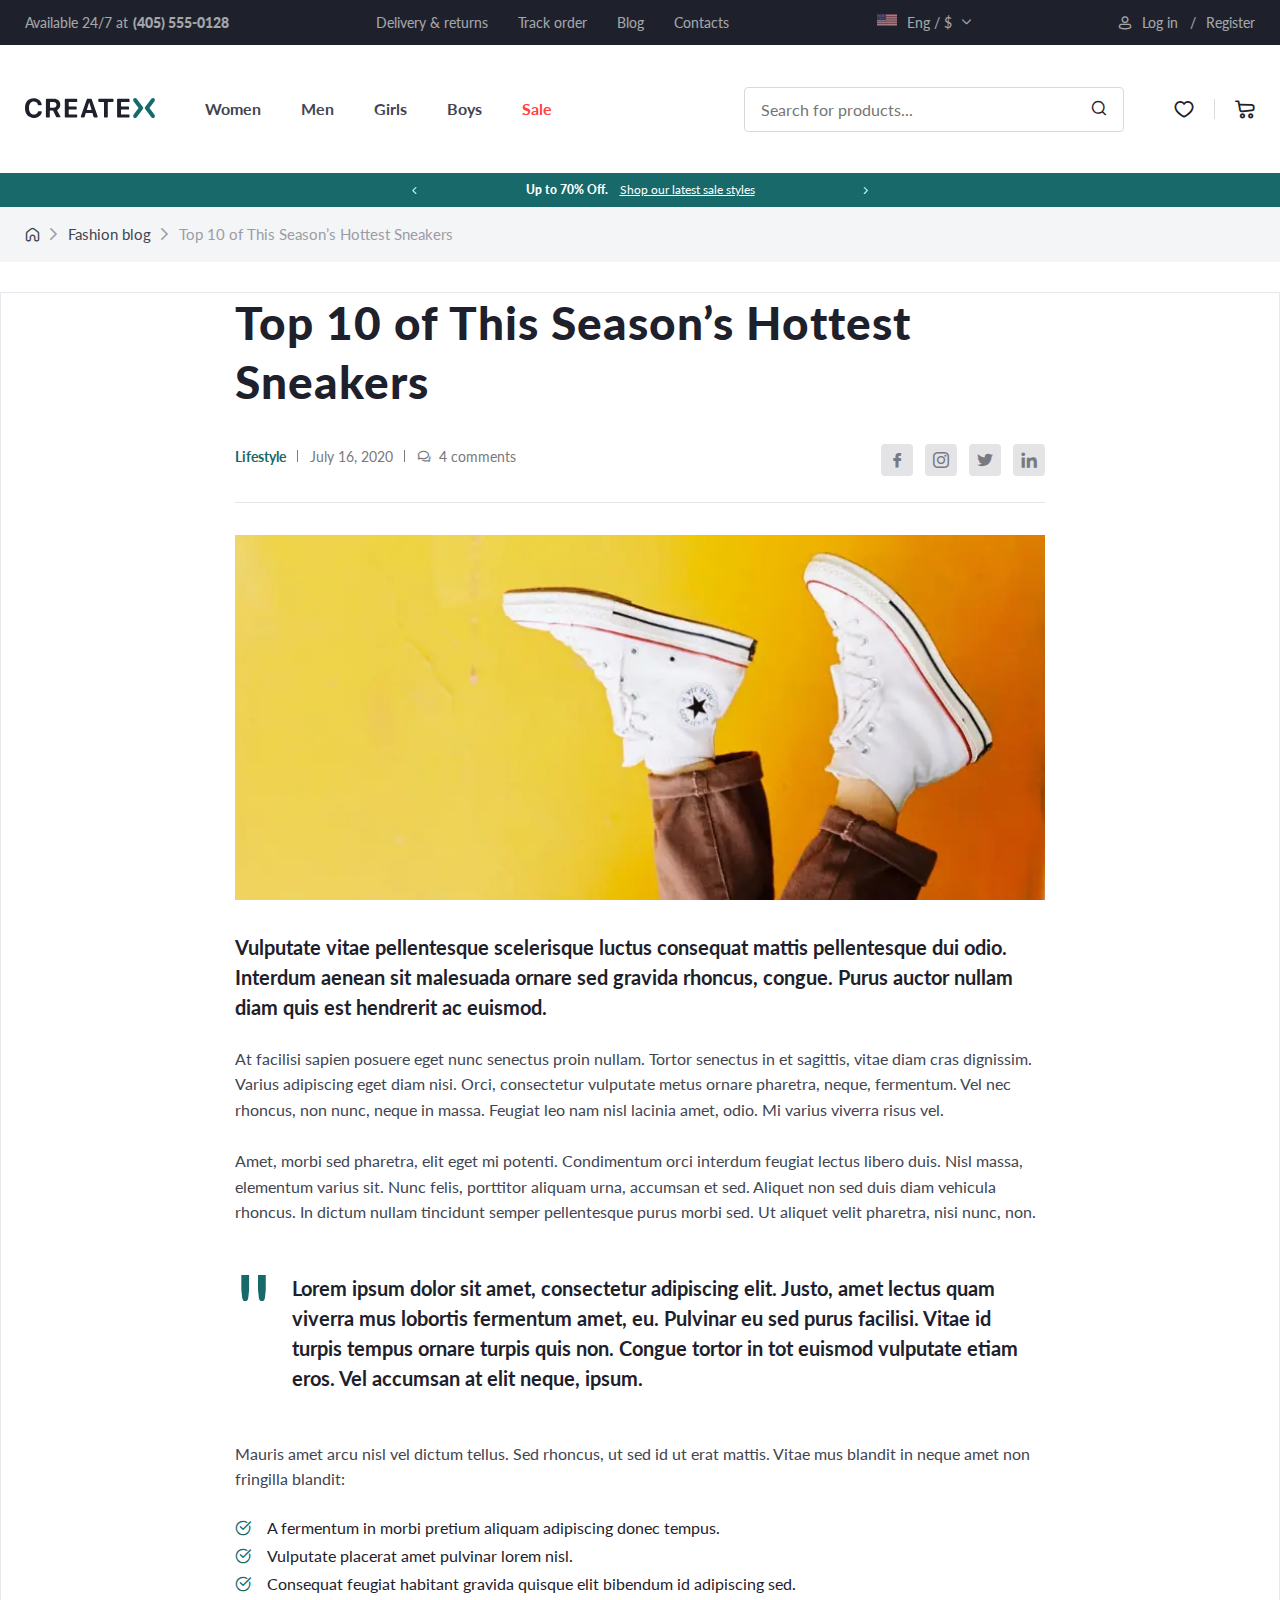
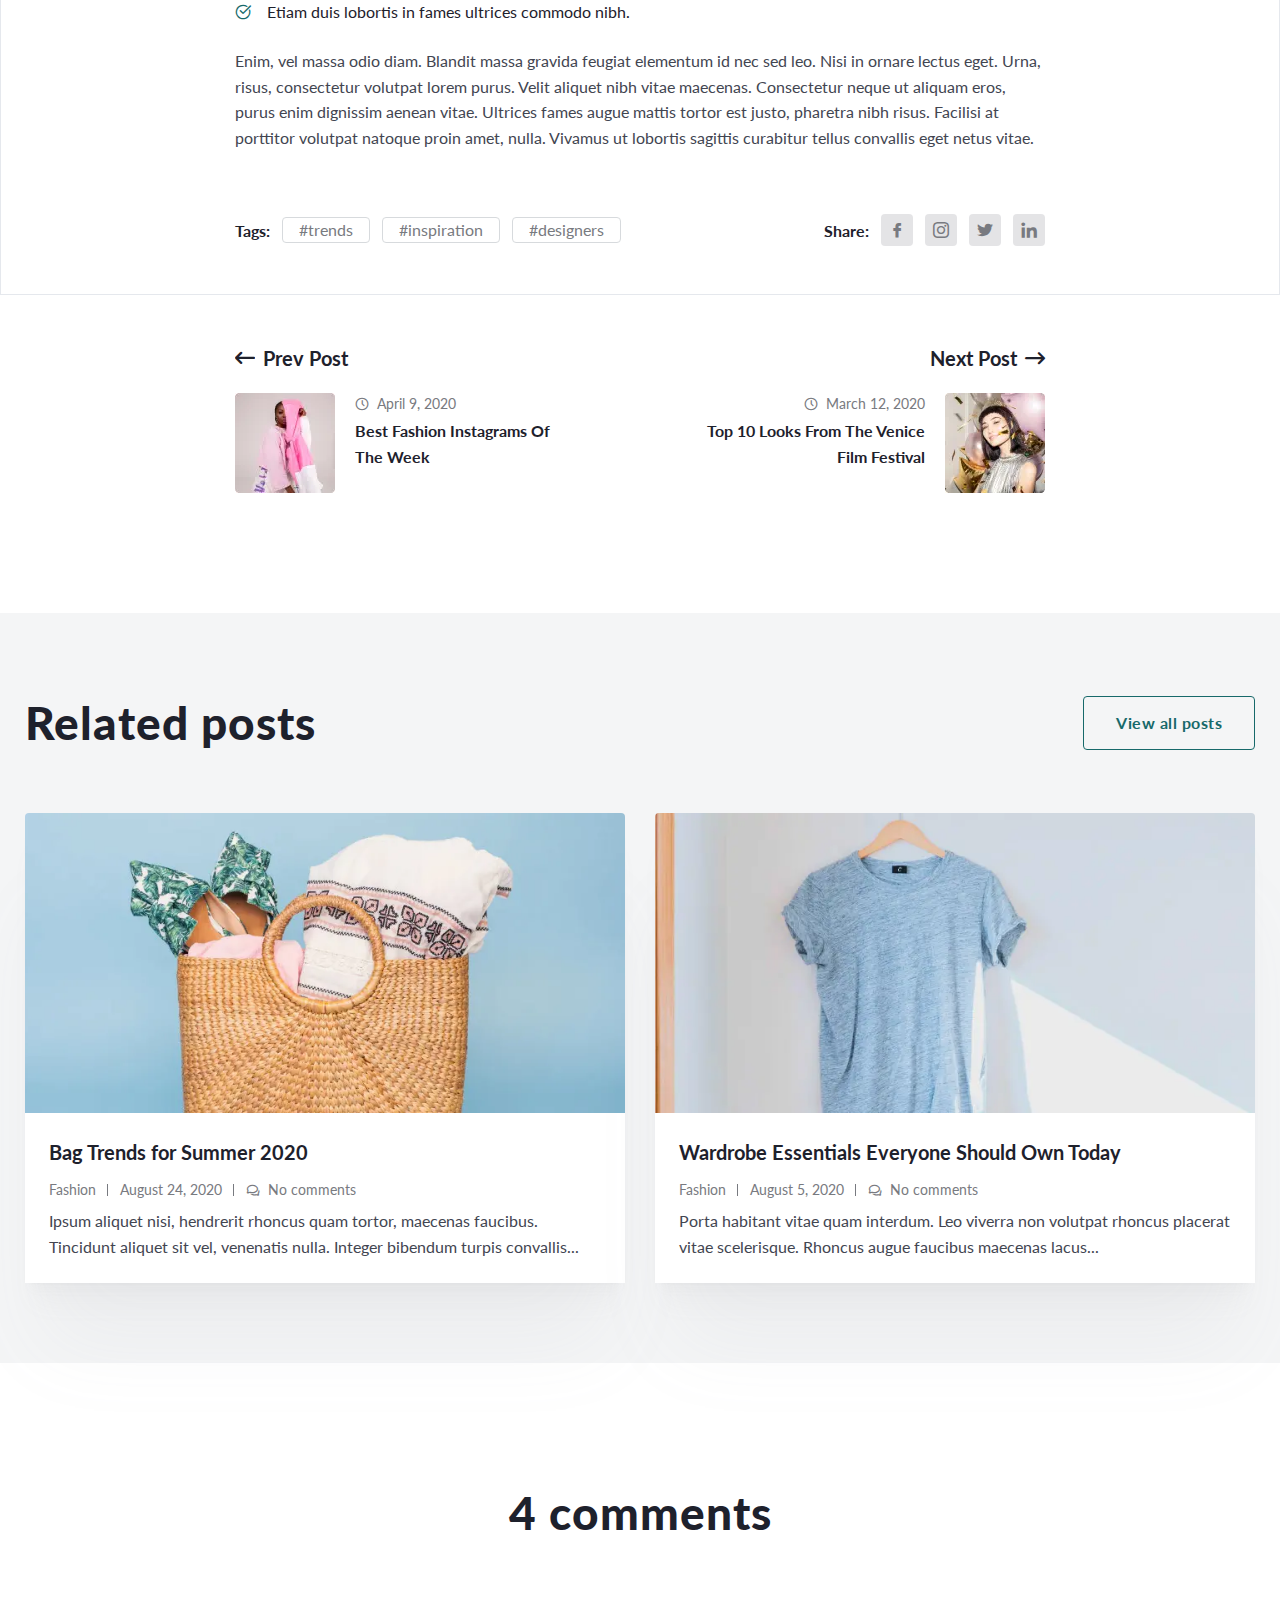
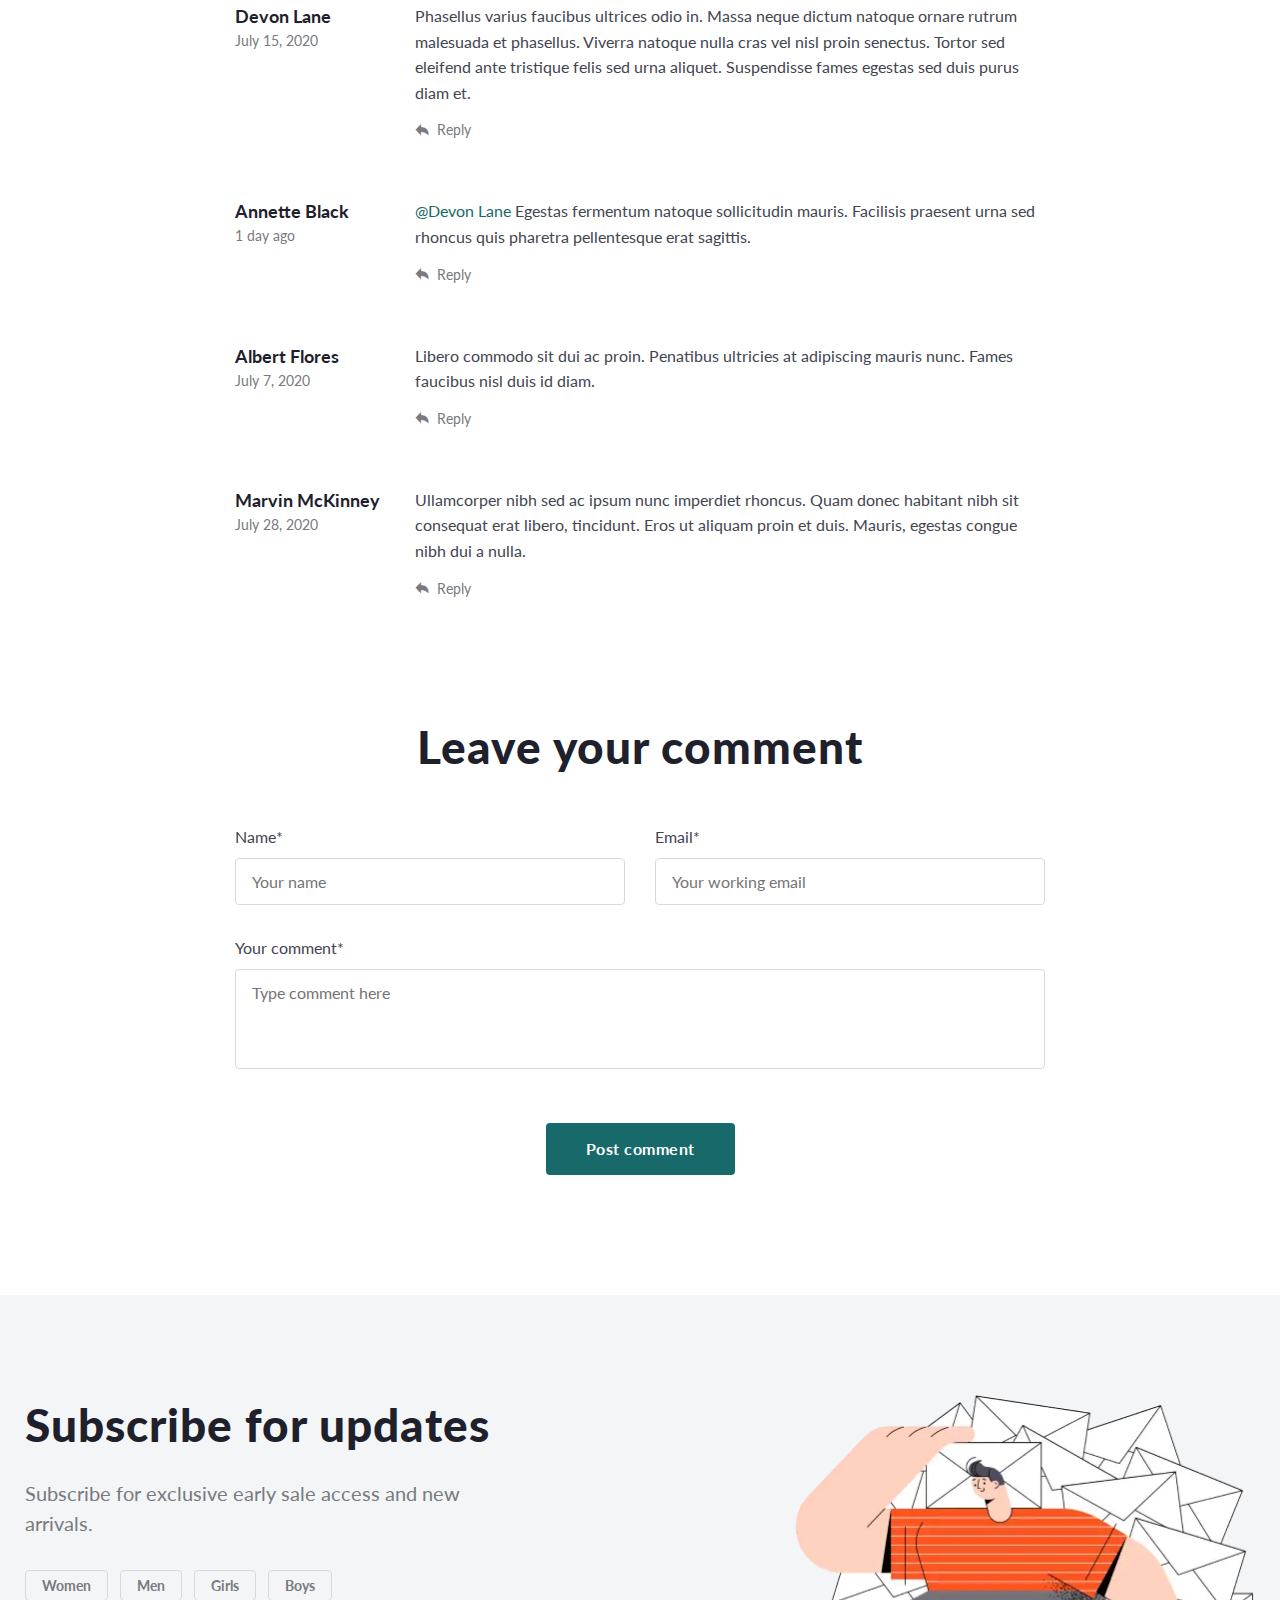
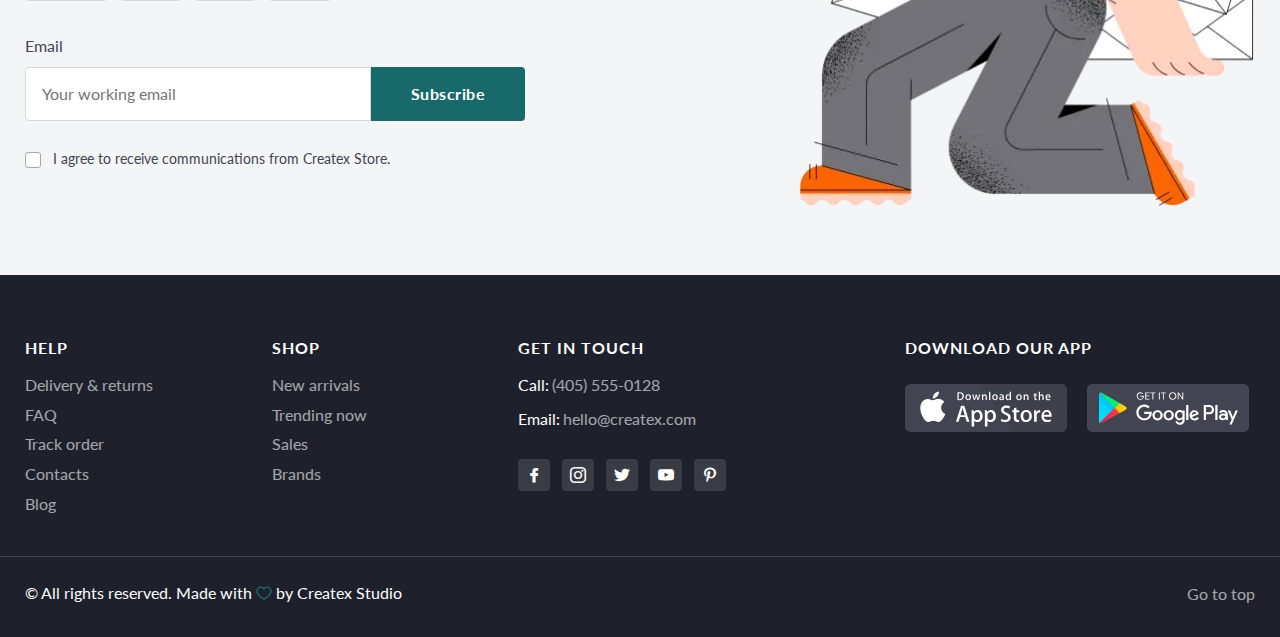
<file: blog-item.html>
<!DOCTYPE html>
<html lang="ru">

<head>
	<title>Главная</title>
	<meta charset="UTF-8" />
	<meta name="format-detection" content="telephone=no" />
	<!-- <style>body{opacity: 0;}</style> -->
	<link rel="stylesheet" href="css/style.css?_v=20230702001403" />
	<link rel="shortcut icon" href="favicon.ico" />
	<!-- <meta name="robots" content="noindex, nofollow"> -->
	<meta name="viewport" content="width=device-width, initial-scale=1.0" />
</head>

<body>
	<div class="wrapper">
		<header class="header">
			<div class="header__top top-header">
				<div class="top-header__container">
					<div class="top-header__phone">
						<p class="top-header__text">Available 24/7 at</p>
						<a href="tel:4055550128" class="top-header__number">(405) 555-0128</a>
					</div>
					<nav class="top-header__menu">
						<ul data-da=".menu-header__list,992," class="top-header__list">
							<li class="top-header__item">
								<a href="dilivery.html">Delivery & returns</a>
							</li>
							<li class="top-header__item">
								<a href="track-order.html">Track order</a>
							</li>
							<li class="top-header__item"><a href="blog.html">Blog</a></li>
							<li class="top-header__item"><a href="contacts.html">Contacts</a></li>
						</ul>
					</nav>
					<div class="top-header__language">
						<div data-da=".menu-header__list,400," data-select class="top-header__select select-header">
							<button data-select-button type="button" class="select-header__button _icon-small-arrow">
								<p>Eng / $</p>
								<div class="top-header__image">
									<picture><source srcset="img/header/flag-usa.webp" type="image/webp"><img src="img/header/flag-usa.jpg" alt="flag" /></picture>
								</div>
							</button>
							<ul class="select-header__list">
								<li class="select-header__item" data-value="cleaner">
									<p>Eng / $</p>
									<div class="top-header__image">
										<picture><source srcset="img/header/flag-usa.webp" type="image/webp"><img src="img/header/flag-usa.jpg" alt="flag" /></picture>
									</div>
								</li>
								<li class="select-header__item" data-value="ru">
									<p>RU, ₽</p>
									<div class="top-header__image">
										<picture><source srcset="img/header/russia-flag.webp" type="image/webp"><img src="img/header/russia-flag.png" alt="flag" /></picture>
									</div>
								</li>
							</ul>
							<input data-select-input type="text" class="select-header__input select-form__input_hidden" value="" />
						</div>
					</div>
					<div class="top-header__join _icon-user">
						<button data-popup="#log-in" type="button" class="top-header__log-in">
							<p>Log in</p>
							&nbsp; /
						</button>
						<button data-popup="#sign-up" type="button" class="top-header__register">
							Register
						</button>
					</div>
				</div>
			</div>
			<div class="header__body body-header">
				<div class="body-header__container">
					<a href="index.html" class="body-header__image">
						<img src="img/header/logo.svg" alt="logo" />
					</a>
					<nav class="body-header__menu menu-header">
						<ul class="menu-header__list">
							<li data-menu-id="1" class="menu-header__item">
								<button type="button" class="menu-header__button">Women</button>
							</li>
							<li data-menu-id="2" class="menu-header__item">
								<button type="button" class="menu-header__button">Men</button>
							</li>
							<li data-menu-id="3" class="menu-header__item">
								<button type="button" class="menu-header__button">Girls</button>
							</li>
							<li data-menu-id="4" class="menu-header__item">
								<button type="button" class="menu-header__button">Boys</button>
							</li>
							<li data-menu-id="5" class="menu-header__item menu-header__item_sale">
								<button type="button" class="menu-header__button">Sale</button>
							</li>
						</ul>
						<div data-submenu="1" class="menu-header__submenu submenu-header">
							<button class="submenu-header__close _icon-arrow">Back</button>
							<div class="submenu-header__container">
								<div class="submenu-header__content">
									<div class="submenu-header__nav nav-submenu">
										<ul class="nav-submenu__list">
											<li class="nav-submenu__item">
												<a href="catalog.html">New collection</a>
											</li>
											<li class="nav-submenu__item">
												<a href="catalog.html">Best Sellers</a>
											</li>
											<li class="nav-submenu__item">
												<a href="catalog.html">Plus Size</a>
											</li>
											<li class="nav-submenu__item nav-submenu__item_sale">
												<a href="catalog.html">Sale up to 70%</a>
											</li>
										</ul>
									</div>
									<div data-spollers="992,max" class="submenu-header__body">
										<div class="submenu-header__clothes">
											<a href="catalog.html" class="submenu-header__title">CLOTHES</a>
											<button data-spoller class="submenu-header__arrow _icon-small-arrow"></button>
											<div class="submenu-header__category">
												<ul class="submenu-header__list">
													<li class="submenu-header__item">
														<a href="catalog.html">Coats</a>
													</li>
													<li class="submenu-header__item">
														<a href="catalog.html">Jackets</a>
													</li>
													<li class="submenu-header__item">
														<a href="catalog.html">Suits</a>
													</li>
													<li class="submenu-header__item">
														<a href="catalog.html">Dresses </a>
													</li>
													<li class="submenu-header__item">
														<a href="catalog.html">Cardigans & sweaters</a>
													</li>
													<li class="submenu-header__item">
														<a href="catalog.html">Sweatshirts & hoodies</a>
													</li>
													<li class="submenu-header__item">
														<a href="catalog.html">T-shirts & tops</a>
													</li>
													<li class="submenu-header__item">
														<a href="catalog.html">Pants</a>
													</li>
													<li class="submenu-header__item">
														<a href="catalog.html">Jeans</a>
													</li>
													<li class="submenu-header__item">
														<a href="catalog.html">Shorts</a>
													</li>
													<li class="submenu-header__item">
														<a href="catalog.html">Skirts</a>
													</li>
													<li class="submenu-header__item">
														<a href="catalog.html">Lingerie & nightwear</a>
													</li>
													<li class="submenu-header__item">
														<a href="catalog.html">Sportswear</a>
													</li>
													<li class="submenu-header__item">
														<a href="catalog.html">Swimwear</a>
													</li>
												</ul>
											</div>
										</div>
									</div>
									<div data-spollers="992,max" class="submenu-header__body">
										<div class="submenu-header__clothes">
											<a href="catalog.html" class="submenu-header__title">SHOES</a>
											<button data-spoller class="submenu-header__arrow _icon-small-arrow"></button>
											<div class="submenu-header__category">
												<ul class="submenu-header__list">
													<li class="submenu-header__item">
														<a href="catalog.html">Boots</a>
													</li>
													<li class="submenu-header__item">
														<a href="catalog.html">Flat shoes</a>
													</li>
													<li class="submenu-header__item">
														<a href="catalog.html">Heels</a>
													</li>
													<li class="submenu-header__item">
														<a href="catalog.html">Sandals </a>
													</li>
													<li class="submenu-header__item">
														<a href="catalog.html">Mules</a>
													</li>
													<li class="submenu-header__item">
														<a href="catalog.html">Sliders</a>
													</li>
													<li class="submenu-header__item">
														<a href="catalog.html">Slippers</a>
													</li>
													<li class="submenu-header__item">
														<a href="catalog.html">Sneakers</a>
													</li>
													<li class="submenu-header__item">
														<a href="#">Leather</a>
													</li>
												</ul>
											</div>
										</div>
									</div>
									<div data-spollers="992,max" class="submenu-header__body">
										<div class="submenu-header__clothes">
											<a href="catalog.html" class="submenu-header__title">ACCESSORIES</a>
											<button data-spoller class="submenu-header__arrow _icon-small-arrow"></button>
											<div class="submenu-header__category">
												<ul class="submenu-header__list">
													<li class="submenu-header__item">
														<a href="catalog.html">Bags & bagpacks</a>
													</li>
													<li class="submenu-header__item">
														<a href="catalog.html">Hats & scarves</a>
													</li>
													<li class="submenu-header__item">
														<a href="catalog.html">Hair accessories</a>
													</li>
													<li class="submenu-header__item">
														<a href="catalog.html">Belts </a>
													</li>
													<li class="submenu-header__item">
														<a href="catalog.html">Jewellery</a>
													</li>
													<li class="submenu-header__item">
														<a href="catalog.html">Watches</a>
													</li>
													<li class="submenu-header__item">
														<a href="catalog.html">Sunglasses</a>
													</li>
													<li class="submenu-header__item">
														<a href="catalog.html">Purses</a>
													</li>
													<li class="submenu-header__item">
														<a href="catalog.html">Gloves</a>
													</li>
													<li class="submenu-header__item">
														<a href="catalog.html">Socks & tights</a>
													</li>
												</ul>
											</div>
										</div>
									</div>
								</div>
								<div class="submenu-header__offers offers-submenu">
									<div class="offers-submenu__image offers-submenu__image-ibg">
										<picture><source srcset="img/header/back-to-school.webp" type="image/webp"><img src="img/header/back-to-school.jpg" alt="back-to-school" /></picture>
									</div>
									<h4 class="offers-submenu__title">
										Back to school. Sale up to 50%
									</h4>
									<a href="" class="offers-submenu__button _button-border _icon-arrow">See offers</a>
								</div>
							</div>
						</div>
						<div data-submenu="2" class="menu-header__submenu submenu-header">
							<button class="submenu-header__close _icon-arrow">Back</button>
							<div class="submenu-header__container">
								<div class="submenu-header__content">
									<div class="submenu-header__nav nav-submenu">
										<ul class="nav-submenu__list">
											<li class="nav-submenu__item">
												<a href="catalog.html">New collection</a>
											</li>
											<li class="nav-submenu__item">
												<a href="catalog.html">Best Sellers</a>
											</li>
											<li class="nav-submenu__item">
												<a href="catalog.html">Plus Size</a>
											</li>
											<li class="nav-submenu__item nav-submenu__item_sale">
												<a href="catalog.html">Sale up to 70%</a>
											</li>
										</ul>
									</div>

									<div data-spollers="992,max" class="submenu-header__body">
										<div class="submenu-header__clothes">
											<a href="catalog.html" class="submenu-header__title">SHOES</a>
											<button data-spoller class="submenu-header__arrow _icon-small-arrow"></button>
											<div class="submenu-header__category">
												<ul class="submenu-header__list">
													<li class="submenu-header__item">
														<a href="catalog.html">Boots</a>
													</li>
													<li class="submenu-header__item">
														<a href="catalog.html">Flat shoes</a>
													</li>
													<li class="submenu-header__item">
														<a href="catalog.html">Heels</a>
													</li>
													<li class="submenu-header__item">
														<a href="catalog.html">Sandals </a>
													</li>
													<li class="submenu-header__item">
														<a href="catalog.html">Mules</a>
													</li>
													<li class="submenu-header__item">
														<a href="catalog.html">Sliders</a>
													</li>
													<li class="submenu-header__item">
														<a href="catalog.html">Slippers</a>
													</li>
													<li class="submenu-header__item">
														<a href="catalog.html">Sneakers</a>
													</li>
													<li class="submenu-header__item">
														<a href="catalog.html">Leather</a>
													</li>
												</ul>
											</div>
										</div>
									</div>
									<div data-spollers="992,max" class="submenu-header__body">
										<div class="submenu-header__clothes">
											<a href="catalog.html" class="submenu-header__title">ACCESSORIES</a>
											<button data-spoller class="submenu-header__arrow _icon-small-arrow"></button>
											<div class="submenu-header__category">
												<ul class="submenu-header__list">
													<li class="submenu-header__item">
														<a href="catalog.html">Bags & bagpacks</a>
													</li>
													<li class="submenu-header__item">
														<a href="catalog.html">Hats & scarves</a>
													</li>
													<li class="submenu-header__item">
														<a href="catalog.html">Hair accessories</a>
													</li>
													<li class="submenu-header__item">
														<a href="catalog.html">Belts </a>
													</li>
													<li class="submenu-header__item">
														<a href="catalog.html">Jewellery</a>
													</li>
													<li class="submenu-header__item">
														<a href="catalog.html">Watches</a>
													</li>
													<li class="submenu-header__item">
														<a href="catalog.html">Sunglasses</a>
													</li>
													<li class="submenu-header__item">
														<a href="catalog.html">Purses</a>
													</li>
													<li class="submenu-header__item">
														<a href="catalog.html">Gloves</a>
													</li>
													<li class="submenu-header__item">
														<a href="catalog.html">Socks & tights</a>
													</li>
												</ul>
											</div>
										</div>
									</div>
								</div>
								<div class="submenu-header__offers offers-submenu">
									<div class="offers-submenu__image offers-submenu__image-ibg">
										<picture><source srcset="img/header/back-to-school.webp" type="image/webp"><img src="img/header/back-to-school.jpg" alt="back-to-school" /></picture>
									</div>
									<h4 class="offers-submenu__title">
										Back to school. Sale up to 50%
									</h4>
									<a href="" class="offers-submenu__button _button-border _icon-arrow">See offers</a>
								</div>
							</div>
						</div>
						<div data-submenu="3" class="menu-header__submenu submenu-header">
							<button class="submenu-header__close _icon-arrow">Back</button>
							<div class="submenu-header__container">
								<div class="submenu-header__content">
									<div class="submenu-header__nav nav-submenu">
										<ul class="nav-submenu__list">
											<li class="nav-submenu__item">
												<a href="catalog.html">New collection</a>
											</li>
											<li class="nav-submenu__item">
												<a href="catalog.html">Best Sellers</a>
											</li>
											<li class="nav-submenu__item">
												<a href="catalog.html">Plus Size</a>
											</li>
											<li class="nav-submenu__item nav-submenu__item_sale">
												<a href="catalog.html">Sale up to 70%</a>
											</li>
										</ul>
									</div>
									<div data-spollers="992,max" class="submenu-header__body">
										<div class="submenu-header__clothes">
											<a href="catalog.html" class="submenu-header__title">CLOTHES</a>
											<button data-spoller class="submenu-header__arrow _icon-small-arrow"></button>
											<div class="submenu-header__category">
												<ul class="submenu-header__list">
													<li class="submenu-header__item">
														<a href="catalog.html">Coats</a>
													</li>
													<li class="submenu-header__item">
														<a href="catalog.html">Jackets</a>
													</li>
													<li class="submenu-header__item">
														<a href="catalog.html">Suits</a>
													</li>
													<li class="submenu-header__item">
														<a href="catalog.html">Dresses </a>
													</li>
													<li class="submenu-header__item">
														<a href="catalog.html">Cardigans & sweaters</a>
													</li>
													<li class="submenu-header__item">
														<a href="catalog.html">Sweatshirts & hoodies</a>
													</li>
													<li class="submenu-header__item">
														<a href="catalog.html">T-shirts & tops</a>
													</li>
													<li class="submenu-header__item">
														<a href="catalog.html">Pants</a>
													</li>
													<li class="submenu-header__item">
														<a href="catalog.html">Jeans</a>
													</li>
													<li class="submenu-header__item">
														<a href="catalog.html">Shorts</a>
													</li>
													<li class="submenu-header__item">
														<a href="catalog.html">Skirts</a>
													</li>
													<li class="submenu-header__item">
														<a href="catalog.html">Lingerie & nightwear</a>
													</li>
													<li class="submenu-header__item">
														<a href="catalog.html">Sportswear</a>
													</li>
													<li class="submenu-header__item">
														<a href="catalog.html">Swimwear</a>
													</li>
												</ul>
											</div>
										</div>
									</div>

									<div data-spollers="992,max" class="submenu-header__body">
										<div class="submenu-header__clothes">
											<a href="catalog.html" class="submenu-header__title">ACCESSORIES</a>
											<button data-spoller class="submenu-header__arrow _icon-small-arrow"></button>
											<div class="submenu-header__category">
												<ul class="submenu-header__list">
													<li class="submenu-header__item">
														<a href="catalog.html">Bags & bagpacks</a>
													</li>
													<li class="submenu-header__item">
														<a href="catalog.html">Hats & scarves</a>
													</li>
													<li class="submenu-header__item">
														<a href="catalog.html">Hair accessories</a>
													</li>
													<li class="submenu-header__item">
														<a href="catalog.html">Belts </a>
													</li>
													<li class="submenu-header__item">
														<a href="catalog.html">Jewellery</a>
													</li>
													<li class="submenu-header__item">
														<a href="catalog.html">Watches</a>
													</li>
													<li class="submenu-header__item">
														<a href="catalog.html">Sunglasses</a>
													</li>
													<li class="submenu-header__item">
														<a href="catalog.html">Purses</a>
													</li>
													<li class="submenu-header__item">
														<a href="catalog.html">Gloves</a>
													</li>
													<li class="submenu-header__item">
														<a href="catalog.html">Socks & tights</a>
													</li>
												</ul>
											</div>
										</div>
									</div>
								</div>
								<div class="submenu-header__offers offers-submenu">
									<div class="offers-submenu__image offers-submenu__image-ibg">
										<picture><source srcset="img/header/back-to-school.webp" type="image/webp"><img src="img/header/back-to-school.jpg" alt="back-to-school" /></picture>
									</div>
									<h4 class="offers-submenu__title">
										Back to school. Sale up to 50%
									</h4>
									<a href="" class="offers-submenu__button _button-border _icon-arrow">See offers</a>
								</div>
							</div>
						</div>
						<div data-submenu="4" class="menu-header__submenu submenu-header">
							<button class="submenu-header__close _icon-arrow">Back</button>
							<div class="submenu-header__container">
								<div class="submenu-header__content">
									<div class="submenu-header__nav nav-submenu">
										<ul class="nav-submenu__list">
											<li class="nav-submenu__item">
												<a href="catalog.html">New collection</a>
											</li>
											<li class="nav-submenu__item">
												<a href="catalog.html">Best Sellers</a>
											</li>
											<li class="nav-submenu__item">
												<a href="catalog.html">Plus Size</a>
											</li>
											<li class="nav-submenu__item nav-submenu__item_sale">
												<a href="catalog.html">Sale up to 70%</a>
											</li>
										</ul>
									</div>
									<div data-spollers="992,max" class="submenu-header__body">
										<div class="submenu-header__clothes">
											<a href="catalog.html" class="submenu-header__title">CLOTHES</a>
											<button data-spoller class="submenu-header__arrow _icon-small-arrow"></button>
											<div class="submenu-header__category">
												<ul class="submenu-header__list">
													<li class="submenu-header__item">
														<a href="catalog.html">Coats</a>
													</li>
													<li class="submenu-header__item">
														<a href="catalog.html">Jackets</a>
													</li>
													<li class="submenu-header__item">
														<a href="catalog.html">Suits</a>
													</li>
													<li class="submenu-header__item">
														<a href="catalog.html">Dresses </a>
													</li>
													<li class="submenu-header__item">
														<a href="catalog.html">Cardigans & sweaters</a>
													</li>
													<li class="submenu-header__item">
														<a href="catalog.html">Sweatshirts & hoodies</a>
													</li>
													<li class="submenu-header__item">
														<a href="catalog.html">T-shirts & tops</a>
													</li>
													<li class="submenu-header__item">
														<a href="catalog.html">Pants</a>
													</li>
													<li class="submenu-header__item">
														<a href="catalog.html">Jeans</a>
													</li>
													<li class="submenu-header__item">
														<a href="catalog.html">Shorts</a>
													</li>
													<li class="submenu-header__item">
														<a href="catalog.html">Skirts</a>
													</li>
													<li class="submenu-header__item">
														<a href="catalog.html">Lingerie & nightwear</a>
													</li>
													<li class="submenu-header__item">
														<a href="catalog.html">Sportswear</a>
													</li>
													<li class="submenu-header__item">
														<a href="catalog.html">Swimwear</a>
													</li>
												</ul>
											</div>
										</div>
									</div>
									<div data-spollers="992,max" class="submenu-header__body">
										<div class="submenu-header__clothes">
											<a href="catalog.html" class="submenu-header__title">SHOES</a>
											<button data-spoller class="submenu-header__arrow _icon-small-arrow"></button>
											<div class="submenu-header__category">
												<ul class="submenu-header__list">
													<li class="submenu-header__item">
														<a href="catalog.html">Boots</a>
													</li>
													<li class="submenu-header__item">
														<a href="catalog.html">Flat shoes</a>
													</li>
													<li class="submenu-header__item">
														<a href="catalog.html">Heels</a>
													</li>
													<li class="submenu-header__item">
														<a href="catalog.html">Sandals </a>
													</li>
													<li class="submenu-header__item">
														<a href="catalog.html">Mules</a>
													</li>
													<li class="submenu-header__item">
														<a href="catalog.html">Sliders</a>
													</li>
													<li class="submenu-header__item">
														<a href="catalog.html">Slippers</a>
													</li>
													<li class="submenu-header__item">
														<a href="catalog.html">Sneakers</a>
													</li>
													<li class="submenu-header__item">
														<a href="catalog.html">Leather</a>
													</li>
												</ul>
											</div>
										</div>
									</div>
								</div>
								<div class="submenu-header__offers offers-submenu">
									<div class="offers-submenu__image offers-submenu__image-ibg">
										<picture><source srcset="img/header/back-to-school.webp" type="image/webp"><img src="img/header/back-to-school.jpg" alt="back-to-school" /></picture>
									</div>
									<h4 class="offers-submenu__title">
										Back to school. Sale up to 50%
									</h4>
									<a href="" class="offers-submenu__button _button-border _icon-arrow">See offers</a>
								</div>
							</div>
						</div>
						<div data-submenu="5" class="menu-header__submenu submenu-header">
							<button class="submenu-header__close _icon-arrow">Back</button>
							<div class="submenu-header__container">
								<div class="submenu-header__content">
									<div class="submenu-header__nav nav-submenu">
										<ul class="nav-submenu__list">
											<li class="nav-submenu__item">
												<a href="catalog.html">New collection</a>
											</li>
											<li class="nav-submenu__item">
												<a href="catalog.html">Best Sellers</a>
											</li>
											<li class="nav-submenu__item">
												<a href="catalog.html">Plus Size</a>
											</li>
											<li class="nav-submenu__item nav-submenu__item_sale">
												<a href="catalog.html">Sale up to 70%</a>
											</li>
										</ul>
									</div>

									<div data-spollers="992,max" class="submenu-header__body">
										<div class="submenu-header__clothes">
											<a href="catalog.html" class="submenu-header__title">ACCESSORIES</a>
											<button data-spoller class="submenu-header__arrow _icon-small-arrow"></button>
											<div class="submenu-header__category">
												<ul class="submenu-header__list">
													<li class="submenu-header__item">
														<a href="catalog.html">Bags & bagpacks</a>
													</li>
													<li class="submenu-header__item">
														<a href="catalog.html">Hats & scarves</a>
													</li>
													<li class="submenu-header__item">
														<a href="catalog.html">Hair accessories</a>
													</li>
													<li class="submenu-header__item">
														<a href="catalog.html">Belts </a>
													</li>
													<li class="submenu-header__item">
														<a href="catalog.html">Jewellery</a>
													</li>
													<li class="submenu-header__item">
														<a href="catalog.html">Watches</a>
													</li>
													<li class="submenu-header__item">
														<a href="catalog.html">Sunglasses</a>
													</li>
													<li class="submenu-header__item">
														<a href="catalog.html">Purses</a>
													</li>
													<li class="submenu-header__item">
														<a href="catalog.html">Gloves</a>
													</li>
													<li class="submenu-header__item">
														<a href="catalog.html">Socks & tights</a>
													</li>
												</ul>
											</div>
										</div>
									</div>
								</div>
								<div class="submenu-header__offers offers-submenu">
									<div class="offers-submenu__image offers-submenu__image-ibg">
										<picture><source srcset="img/header/back-to-school.webp" type="image/webp"><img src="img/header/back-to-school.jpg" alt="back-to-school" /></picture>
									</div>
									<h4 class="offers-submenu__title">
										Back to school. Sale up to 50%
									</h4>
									<a href="" class="offers-submenu__button _button-border _icon-arrow">See offers</a>
								</div>
							</div>
						</div>
					</nav>
					<div class="body-header__search search-header">
						<button type="button" class="search-header__icon _icon-search"></button>
						<form action="#" class="search-header__form _icon-search">
							<input autocomplete="off" type="text" name="form[]" data-error="Ошибка" placeholder="Search for products..." class="search-header__input" />
						</form>
					</div>
					<div class="body-header__purchase purchase">
						<a href="wishlist.html" type="button" class="purchase__favourite _icon-favourite"></a>
						<button type="button" class="purchase__cart cart-purchase _icon-cart"></button>
					</div>
					<div class="icon-menu"><span></span></div>
				</div>
			</div>
			<div class="header__promo promo-header">
				<div class="promo-header__container">
					<div class="promo-header__slider swiper">
						<div class="promo-header__wrapper swiper-wrapper">
							<div class="promo-header__slide swiper-slide">
								<p>Up to 70% Off.</p>
								<a href="#">Shop our latest sale styles</a>
							</div>
							<div class="promo-header__slide swiper-slide">
								<p>Up to 70% Off.</p>
								<a href="#">Shop our latest sale styles</a>
							</div>
						</div>
						<button type="button" class="promo-header__button promo-header__button_prev _icon-small-arrow"></button>
						<button type="button" class="promo-header__button promo-header__button_next _icon-small-arrow"></button>
					</div>
				</div>
			</div>
		</header>
		<!-- <div class="cart-purchase__wrapper">
  <div class="cart-purchase__menu">
    <h3 class="cart-purchase__title">Your cart (<span>0</span>)</h3>
    <div class="cart-purchase__close _icon-close"></div>
    <div class="cart-purchase__body body-cart"></div>
    <div class="cart-purchase__bottom bottom-cart">
      <div class="bottom-cart__text">
        <p class="bottom-cart__total">Subtotal:</p>
        <p class="bottom-cart__price">$0</p>
      </div>
      <a type="button" href="checkout.html" class="bottom-cart__button _button"
        >Checkout</a
      >
    </div>
  </div>
</div> -->

		<main class="page">
			<div class="page__top top-page">
				<div class="top-page__container">
					<nav class="top-page__breadcrumbs breadcrumbs">
						<ul class="breadcrumbs__list">
							<li class="breadcrumbs__item">
								<a class="_icon-home" href="index.html"></a>
							</li>
							<li class="breadcrumbs__item">
								<a href="blog.html">Fashion blog</a>
							</li>
							<li class="breadcrumbs__item">
								<a href="#">Top 10 of This Season’s Hottest Sneakers</a>
							</li>
						</ul>
					</nav>
				</div>
			</div>
			<section class="page__post post-page">
				<div class="post-page__container">
					<h1 class="post-page__title _title">Top 10 of This Season’s Hottest Sneakers</h1>
					<div class="post-page__info info-post">
						<div class="info-post__tags tags-post">
							<div class="tags-post__item tags-post__item_tag">
								Lifestyle
							</div>
							<div class="tags-post__item tags-post__item_time">
								July 16, 2020
							</div>
							<div class="tags-post__item tags-post__item_comments _icon-comment">
								4 comments
							</div>
						</div>
						<div class="info-post__reply reply-post">
							<ul class="reply-post__list">
								<li class="reply-post__item _icon-facebook">
									<a href="#"></a>
								</li>
								<li class="reply-post__item _icon-instagram">
									<a href="#"></a>
								</li>
								<li class="reply-post__item _icon-twitter">
									<a href="#"></a>
								</li>
								<li class="reply-post__item _icon-linked-in">
									<a href="#"></a>
								</li>
							</ul>
						</div>
					</div>
					<div class="post-page__content content-post">
						<div class="content-post__image content-post__image-ibg">
							<picture><source srcset="img/blog/03.webp" type="image/webp"><img src="img/blog/03.jpg" alt="blog-image" /></picture>
						</div>
						<h4 class="content-post__title">Vulputate vitae pellentesque scelerisque luctus consequat mattis pellentesque dui odio. Interdum aenean sit malesuada ornare sed gravida rhoncus, congue. Purus auctor nullam diam quis est hendrerit ac euismod. </h4>
						<p class="content-post__text">
							At facilisi sapien posuere eget nunc senectus proin nullam. Tortor senectus in et sagittis, vitae diam cras dignissim. Varius adipiscing eget diam nisi. Orci, consectetur vulputate metus ornare pharetra, neque, fermentum. Vel nec rhoncus, non nunc, neque in massa. Feugiat leo nam nisl lacinia amet, odio. Mi varius viverra risus vel.

							<br> <br>Amet, morbi sed pharetra, elit eget mi potenti. Condimentum orci interdum feugiat lectus libero duis. Nisl massa, elementum varius sit. Nunc felis, porttitor aliquam urna, accumsan et sed. Aliquet non sed duis diam vehicula rhoncus. In dictum nullam tincidunt semper pellentesque purus morbi sed. Ut aliquet velit pharetra, nisi nunc, non.
						</p>

						</p>
						<div class="content-post__quote">
							<span>"</span>
							<p>Lorem ipsum dolor sit amet, consectetur adipiscing elit. Justo, amet lectus quam viverra mus lobortis fermentum amet, eu. Pulvinar eu sed purus facilisi. Vitae id turpis tempus ornare turpis quis non. Congue tortor in tot euismod vulputate etiam eros. Vel accumsan at elit neque, ipsum.</p>
						</div>
						<p class="content-post__text">Mauris amet arcu nisl vel dictum tellus. Sed rhoncus, ut sed id ut erat mattis. Vitae mus blandit in neque amet non fringilla blandit:</p>
						<ul class="content-post__list">
							<li class="content-post__item _icon-check">A fermentum in morbi pretium aliquam adipiscing donec tempus.</li>
							<li class="content-post__item _icon-check">Vulputate placerat amet pulvinar lorem nisl.</li>
							<li class="content-post__item _icon-check">Consequat feugiat habitant gravida quisque elit bibendum id adipiscing sed.</li>
							<li class="content-post__item _icon-check">Etiam duis lobortis in fames ultrices commodo nibh.</li>
						</ul>
						<p class="content-post__text">Enim, vel massa odio diam. Blandit massa gravida feugiat elementum id nec sed leo. Nisi in ornare lectus eget. Urna, risus, consectetur volutpat lorem purus. Velit aliquet nibh vitae maecenas. Consectetur neque ut aliquam eros, purus enim dignissim aenean vitae. Ultrices fames augue mattis tortor est justo, pharetra nibh risus. Facilisi at porttitor volutpat natoque proin amet, nulla. Vivamus ut lobortis sagittis curabitur tellus convallis eget netus vitae.</p>
					</div>
					<div class="post-page__bottom bottom-post">
						<div class="bottom-post__tags tags-bottom-post">
							<h6 class="tags-bottom-post__title">Tags:</h6>
							<ul class="tags-bottom-post__list">
								<li class="tags-bottom-post__item">#trends</li>
								<li class="tags-bottom-post__item">#inspiration</li>
								<li class="tags-bottom-post__item">#designers</li>
							</ul>
						</div>
						<div class="bottom-post__share share-bottom-post">
							<h6 class="share-bottom-post__title">Share:</h6>
							<ul class="share-bottom-post__list">
								<li class="share-bottom-post__item _icon-facebook">
									<a href="#"></a>
								</li>
								<li class="share-bottom-post__item _icon-instagram">
									<a href="#"></a>
								</li>
								<li class="share-bottom-post__item _icon-twitter">
									<a href="#"></a>
								</li>
								<li class="share-bottom-post__item _icon-linked-in">
									<a href="#"></a>
								</li>
							</ul>
						</div>
					</div>
				</div>
			</section>
			<section class="page__choose-post choose-post">
				<div class="choose-post__container">
					<div class="choose-post__post">
						<a href="#" class="choose-post__nav _icon-arrow">Prev Post</a>
						<div class="choose-post__item item-choose-post">
							<a href="#" class="item-choose-post__image">
								<picture><source srcset="img/posts/02.webp" type="image/webp"><img src="img/posts/02.jpg" alt="image"></picture>
							</a>
							<div class="item-choose-post__content">
								<div class="item-choose-post__time _icon-clock">April 9, 2020</div>
								<a href="#" class="item-choose-post__title">Best Fashion Instagrams of the Week</a>
							</div>
						</div>
					</div>
					<div class="choose-post__post">
						<a href="#" class="choose-post__nav choose-post__nav_next _icon-arrow">Next Post</a>
						<div class="choose-post__item item-choose-post">

							<div class="item-choose-post__content item-choose-post__content_next">
								<div class="item-choose-post__time item-choose-post__time_next _icon-clock">March 12, 2020</div>
								<a href="#" class="item-choose-post__title">Top 10 Looks from the Venice Film Festival</a>
							</div>
							<a href="#" class="item-choose-post__image">
								<picture><source srcset="img/posts/03.webp" type="image/webp"><img src="img/posts/03.jpg" alt="image"></picture>
							</a>
						</div>
					</div>
				</div>
			</section>
			<section class="page__related related">
				<div class="related__container">
					<div class="related__top">
						<h2 class="related__title _title">Related posts</h2>
						<a href="blog.html" type="button" class="related__button _button-border">View all posts</a>
					</div>
					<div class="related__body">
						<a href="#" class="related__item item-related">
							<div class="item-related__image item-related__image-ibg">
								<picture><source srcset="img/blog/01.webp" type="image/webp"><img src="img/blog/01.jpg" alt=""></picture>
							</div>
							<div class="item-related__content">
								<h4 class="item-related__title">Bag Trends for Summer 2020</h4>
								<div class="item-related__info info-item-related">
									<div class="info-item-related__item info-item-related__item_tag">
										Fashion
									</div>
									<div class="info-item-related__item info-item-related__item_time">
										August 24, 2020
									</div>
									<div class="info-item-related__item info-item-related__item_comments _icon-comment">
										No comments
									</div>
								</div>
								<p class="item-related__text">Ipsum aliquet nisi, hendrerit rhoncus quam tortor, maecenas faucibus. Tincidunt aliquet sit vel, venenatis nulla. Integer bibendum turpis convallis...</p>
							</div>
						</a>
						<a href="#" class="related__item item-related">
							<div class="item-related__image item-related__image-ibg">
								<picture><source srcset="img/blog/02.webp" type="image/webp"><img src="img/blog/02.jpg" alt=""></picture>
							</div>
							<div class="item-related__content">
								<h4 class="item-related__title">Wardrobe Essentials Everyone Should Own Today</h4>
								<div class="item-related__info info-item-related">
									<div class="info-item-related__item info-item-related__item_tag">
										Fashion
									</div>
									<div class="info-item-related__item info-item-related__item_time">
										August 5, 2020
									</div>
									<div class="info-item-related__item info-item-related__item_comments _icon-comment">
										No comments
									</div>
								</div>
								<p class="item-related__text">Porta habitant vitae quam interdum. Leo viverra non volutpat rhoncus placerat vitae scelerisque. Rhoncus augue faucibus maecenas lacus...</p>
							</div>
						</a>
					</div>
				</div>
			</section>
			<section class="page__comments-blog comments-blog">
				<div class="comments-blog__container">
					<h2 class="comments-blog__title _title">4 comments</h2>
					<div class="comments-blog__content">
						<div class="comments-blog__item item-comments-blog">
							<div class="item-comments-blog__data data-comments-blog">
								<div class="data-comments-blog__name">Devon Lane</div>
								<div class="data-comments-blog__date">July 15, 2020</div>
							</div>
							<div class="item-comments-blog__content">
								<p class="item-comments-blog__text">
									Phasellus varius faucibus ultrices odio in. Massa neque dictum natoque ornare rutrum malesuada et phasellus. Viverra natoque nulla cras vel nisl proin senectus. Tortor sed eleifend ante tristique felis sed urna aliquet. Suspendisse fames egestas sed duis purus diam et.
								</p>
								<div class="item-comments-blog__actions actions-comments-blog">
									<button type="button" class="actions-comments-blog__reply _icon-reply">Reply</button>
								</div>
							</div>
						</div>
						<div class="comments-blog__item item-comments-blog">
							<div class="item-comments-blog__data data-comments-blog">
								<div class="data-comments-blog__name">Annette Black</div>
								<div class="data-comments-blog__date">1 day ago</div>
							</div>
							<div class="item-comments-blog__content">
								<p class="item-comments-blog__text">
									<span>@Devon Lane</span> Egestas fermentum natoque sollicitudin mauris. Facilisis praesent urna sed rhoncus quis pharetra pellentesque erat sagittis.
								</p>
								<div class="item-comments-blog__actions actions-comments-blog">
									<button type="button" class="actions-comments-blog__reply _icon-reply">Reply</button>
								</div>
							</div>
						</div>
						<div class="comments-blog__item item-comments-blog">
							<div class="item-comments-blog__data data-comments-blog">
								<div class="data-comments-blog__name">Albert Flores</div>
								<div class="data-comments-blog__date">July 7, 2020</div>
							</div>
							<div class="item-comments-blog__content">
								<p class="item-comments-blog__text">
									Libero commodo sit dui ac proin. Penatibus ultricies at adipiscing mauris nunc. Fames faucibus nisl duis id diam.
								</p>
								<div class="item-comments-blog__actions actions-comments-blog">
									<button type="button" class="actions-comments-blog__reply _icon-reply">Reply</button>
								</div>
							</div>
						</div>
						<div class="comments-blog__item item-comments-blog">
							<div class="item-comments-blog__data data-comments-blog">
								<div class="data-comments-blog__name">Marvin McKinney</div>
								<div class="data-comments-blog__date">July 28, 2020</div>
							</div>
							<div class="item-comments-blog__content">
								<p class="item-comments-blog__text">
									Ullamcorper nibh sed ac ipsum nunc imperdiet rhoncus. Quam donec habitant nibh sit consequat erat libero, tincidunt. Eros ut aliquam proin et duis. Mauris, egestas congue nibh dui a nulla. </p>
								<div class="item-comments-blog__actions actions-comments-blog">
									<button type="button" class="actions-comments-blog__reply _icon-reply">Reply</button>
								</div>
							</div>
						</div>
					</div>
				</div>
			</section>
			<section class="page__leave-comment leave-comment">
				<div class="leave-comment__container">
					<h2 class="leave-comment__title _title">Leave your comment</h2>
					<form action="#" class="leave-comment__form form-leave-comment">
						<div class="form-leave-comment__item">
							<label for="leave-comment-name" class="form-leave-comment__label">Name*</label>
							<input id="leave-comment-name" autocomplete="off" type="text" name="form[]" data-error="Ошибка" placeholder="Your name" class="form-leave-comment__input">
						</div>
						<div class="form-leave-comment__item">
							<label for="leave-comment-email" class="form-leave-comment__label">Email*</label>
							<input data-required="email" id="leave-comment-email" autocomplete="off" type="text" name="form[]" data-error="Ошибка" placeholder="Your working email" class="form-leave-comment__input">
						</div>
						<div class="form-leave-comment__item form-leave-comment__item_full">
							<label for="leave-comment-text" class="form-leave-comment__label">Your comment*</label>
							<textarea id="leave-comment-text" class="form-leave-comment__area" placeholder="Type comment here" maxlength="1000"></textarea>
						</div>
					</form>
					<div class="leave-comment__leave"><button type="button" class="leave-comment__button _button">Post comment</button></div>
				</div>
			</section>
		</main>
		<footer class="footer">
			<div class="footer__top top-footer">
				<div class="top-footer__container">
					<div class="top-footer__content">
						<h2 class="top-footer__title _title">Subscribe for updates</h2>
						<h4 class="top-footer__subtitle">
							Subscribe for exclusive early sale access and new arrivals.
						</h4>
						<form action="" class="top-footer__form form-footer">
							<div class="form-footer__for for-footer">
								<button type="button" class="for-footer__button">Women</button>
								<button type="button" class="for-footer__button">Men</button>
								<button type="button" class="for-footer__button">Girls</button>
								<button type="button" class="for-footer__button">Boys</button>
							</div>
							<div class="form-footer__email">
								<label for="footer-email" class="form-footer__label">Email</label>
								<div class="form-footer__item">
									<input id="footer-email" autocomplete="off" type="text" name="form[]" data-error="Ошибка" placeholder="Your working email" class="form-footer__input" />
									<button type="button" class="form-footer__button _button">
										Subscribe
									</button>
								</div>
							</div>
							<div class="form-footer__check checkbox">
								<input id="agree" autocomplete="off" type="checkbox" name="form[]" data-error="Ошибка" placeholder="" class="form-footer__input checkbox__input" />
								<label for="agree" class="form-footer__label checkbox__label">I agree to receive communications from Createx Store.</label>
							</div>
						</form>
					</div>
					<div class="top-footer__image">
						<picture><source srcset="img/footer/image.webp" type="image/webp"><img src="img/footer/image.png" alt="" /></picture>
					</div>
				</div>
			</div>
			<div class="footer__body body-footer">
				<div class="body-footer__top">
					<div class="body-footer__container">
						<div class="body-footer__content content-footer">
							<div data-spollers="550,max," class="content-footer__column">
								<button data-spoller class="content-footer__title _icon-small-arrow">
									HELP
								</button>
								<ul class="content-footer__list">
									<li class="content-footer__item">
										<a href="#">Delivery & returns</a>
									</li>
									<li class="content-footer__item"><a href="FAQ.html">FAQ</a></li>
									<li class="content-footer__item">
										<a href="track-order.html">Track order</a>
									</li>
									<li class="content-footer__item">
										<a href="contacts.html">Contacts</a>
									</li>
									<li class="content-footer__item"><a href="blog.html">Blog</a></li>
								</ul>
							</div>
							<div data-spollers="550,max," class="content-footer__column">
								<button data-spoller class="content-footer__title _icon-small-arrow">
									Shop
								</button>
								<ul class="content-footer__list">
									<li class="content-footer__item">
										<a href="#">New arrivals</a>
									</li>
									<li class="content-footer__item"><a href="#">Trending now</a></li>
									<li class="content-footer__item"><a href="#">Sales</a></li>
									<li class="content-footer__item"><a href="#">Brands</a></li>
								</ul>
							</div>
							<div class="content-footer__column">
								<h4 class="content-footer__title">Get in touch</h4>
								<ul class="content-footer__list">
									<li class="content-footer__item">
										<p>Call:</p>
										<a href="tel:4055550128">(405) 555-0128</a>
									</li>
									<li class="content-footer__item">
										<p>Email:</p>
										<span>hello@createx.com</span>
									</li>
								</ul>
								<div class="content-footer__links">
									<a href="#" class="content-footer__link _icon-facebook"></a>
									<a href="#" class="content-footer__link _icon-instagram"></a>
									<a href="#" class="content-footer__link _icon-twitter"></a>
									<a href="#" class="content-footer__link _icon-youtube"></a>
									<a href="#" class="content-footer__link _icon-pinterest"></a>
								</div>
							</div>
						</div>
						<div class="content-footer__download download-footer">
							<h6 class="download-footer__title">Download our app</h6>
							<div class="download-footer__images">
								<a href="#" class="download-footer__image">
									<img src="img/footer/app-store.svg" alt="app-store" />
								</a>
								<a href="#" class="download-footer__image">
									<img src="img/footer/google-play.svg" alt="google-play" />
								</a>
							</div>
						</div>
					</div>
				</div>
				<div class="body-footer__copy copy-footer">
					<div class="copy-footer__container">
						<p class="copy-footer__text">
							© All rights reserved. Made with
							<span class="_icon-favourite"></span> by Createx Studio
						</p>
						<button class="copy-footer__button">Go to top</button>
					</div>
				</div>
			</div>
		</footer>

	</div>
	<div id="log-in" aria-hidden="true" class="log-in">
		<div class="log-in__wrapper">
			<div class="popup__content log-in__content">
				<button data-close type="button" class="log-in__close _icon-close"></button>
				<div class="log-in__body body-log-in">
					<h3 class="body-log-in__title">Sign in</h3>
					<h6 class="body-log-in__subtitle">
						Sign in to your account using email and password provided during
						registration.
					</h6>
					<form action="" class="body-log-in__form form-log-in">
						<div class="form-log-in__item">
							<label for="email" class="form-log-in__label">Email</label>
							<input id="email" autocomplete="off" type="text" name="email" data-error="Ошибка" placeholder="Your working email" class="form-log-in__input" />
						</div>
						<div class="form-log-in__item form-log-in__item_password">
							<label for="password" class="form-log-in__label">Password</label>
							<input id="password" autocomplete="off" type="password" name="email" data-error="Ошибка" placeholder="" class="form-log-in__input" />
							<div class="form-log-in__eyes _icon-eyes"></div>
						</div>
						<div class="form-log-in__bottom">
							<div class="form-log-in__check checkbox">
								<input id="keep" autocomplete="off" type="checkbox" class="form-log-in__checkbox checkbox__input" />
								<label for="keep" class="form-log-in__label_check checkbox__label">Keep me signed in</label>
							</div>
							<button type="button" class="form-log-in__forgot">
								Forgot password?
							</button>
						</div>
						<button type="button" class="form-log-in__button _button">
							Sign up
						</button>
					</form>
					<div class="body-log-in__sign">
						<p class="body-log-in__text">Don't have an account?</p>
						<button type="button" data-popup="#sign-up" class="body-log-in__button">
							Sign up
						</button>
					</div>
				</div>
				<div class="log-in__with with-log-in">
					<h6 class="with-log-in__title">Or sign in with</h6>
					<div class="with-log-in__links">
						<div class="with-log-in__link _icon-facebook"></div>
						<div class="with-log-in__link _icon-google"></div>
						<div class="with-log-in__link _icon-twitter"></div>
						<div class="with-log-in__link _icon-linked-in"></div>
					</div>
				</div>
			</div>
		</div>
	</div>
	<div id="sign-up" aria-hidden="true" class="sign-up">
		<div class="sign-up__wrapper">
			<div class="popup__content sign-up__content">
				<button data-close type="button" class="sign-up__close _icon-close"></button>
				<div class="sign-up__body body-sign-up">
					<h3 class="body-sign-up__title">Sign up</h3>
					<h6 class="body-sign-up__subtitle">
						Registration takes less than a minute but gives you full control over
						your orders.
					</h6>
					<form action="" class="body-sign-up__form form-sign-up">
						<div class="form-sign-up__item">
							<label for="name" class="form-sign-up__label">Full Name</label>
							<input id="name" autocomplete="off" type="text" name="email" data-error="Ошибка" placeholder="Your full name" class="form-sign-up__input" />
						</div>
						<div class="form-log-in__item">
							<label for="email" class="form-sign-up__label">Email</label>
							<input id="email" autocomplete="off" type="text" name="email" data-error="Ошибка" placeholder="Your full name" class="form-sign-up__input" />
						</div>
						<div class="form-sign-up__item form-sign-up__item_password">
							<label for="password" class="form-sign-up__label">Password</label>
							<input id="password" autocomplete="off" type="password" name="email" data-error="Ошибка" placeholder="" class="form-sign-up__input" />
							<div class="form-sign-up__eyes _icon-eyes"></div>
						</div>
						<div class="form-sign-up__item form-sign-up__item_password">
							<label for="password-conf" class="form-sign-up__label">Confirm Password</label>
							<input id="password-conf" autocomplete="off" type="password" name="email" data-error="Ошибка" placeholder="" class="form-sign-up__input" />
							<div class="form-sign-up__eyes _icon-eyes"></div>
						</div>
						<div class="form-sign-up__bottom">
							<div class="form-sing-up__check checkbox">
								<input id="remember" autocomplete="off" type="checkbox" class="form-sign-up__checkbox checkbox__input" />
								<label for="remember" class="form-sign-up__label_check checkbox__label">Remember me</label>
							</div>
						</div>
						<button type="button" class="form-sign-up__button _button">
							Sign up
						</button>
					</form>
					<div class="body-sign-up__sign">
						<p class="body-sign-up__text">Already have an account?</p>
						<button data-popup="#log-in" type="button" class="body-sign-up__button">
							Sign in
						</button>
					</div>
				</div>
				<div class="sign-up__with with-sign-up">
					<h6 class="with-sign-up__title">Or sign in with</h6>
					<div class="with-sign-up__links">
						<div class="with-sign-up__link _icon-facebook"></div>
						<div class="with-sign-up__link _icon-google"></div>
						<div class="with-sign-up__link _icon-twitter"></div>
						<div class="with-sign-up__link _icon-linked-in"></div>
					</div>
				</div>
			</div>
		</div>
	</div>
	<div id="size-chart" aria-hidden="true" class="size-chart">
		<div class="size-chart__wrapper">
			<div class="popup__content size-chart__content">
				<button data-close type="button" class="size-chart__close _icon-close"></button>
				<div class="size-chart__body body-size-chart">
					<h3 class="body-size-chart__title">Size chart</h3>
					<div data-tabs class="body-size-chart__tabs tabs-size">
						<nav data-tabs-titles class="tabs-size__navigation">
							<button type="button" class="tabs-size__title _tab-active">
								Women
							</button>
							<button type="button" class="tabs-size__title">Men</button>
							<button type="button" class="tabs-size__title">Kids</button>
						</nav>
						<div data-tabs-body class="tabs-size__content">
							<div class="tabs-size__body body-size">
								<h3 class="body-size__title">Footwear</h3>
								<div class="body-size__content">
									<div class="body-size__row">
										<div class="body-size__item body-size__item_main">Europe</div>
										<div class="body-size__sizes">
											<div class="body-size__item">35</div>
											<div class="body-size__item">36</div>
											<div class="body-size__item">37</div>
											<div class="body-size__item">38</div>
											<div class="body-size__item">39</div>
											<div class="body-size__item">40</div>
											<div class="body-size__item">41</div>
											<div class="body-size__item">42</div>
										</div>
									</div>
									<div class="body-size__row">
										<div class="body-size__item body-size__item_main">USA</div>
										<div class="body-size__sizes">
											<div class="body-size__item">5</div>
											<div class="body-size__item">6</div>
											<div class="body-size__item">6.5</div>
											<div class="body-size__item">7.5</div>
											<div class="body-size__item">8</div>
											<div class="body-size__item">9</div>
											<div class="body-size__item">10</div>
											<div class="body-size__item">11</div>
										</div>
									</div>
									<div class="body-size__row">
										<div class="body-size__item body-size__item_main">
											United Kingdom
										</div>
										<div class="body-size__sizes">
											<div class="body-size__item">2</div>
											<div class="body-size__item">3</div>
											<div class="body-size__item">4</div>
											<div class="body-size__item">5</div>
											<div class="body-size__item">6</div>
											<div class="body-size__item">7</div>
											<div class="body-size__item">8</div>
											<div class="body-size__item">9</div>
										</div>
									</div>
									<div class="body-size__row">
										<div class="body-size__item body-size__item_main">China</div>
										<div class="body-size__sizes">
											<div class="body-size__item">230/83</div>
											<div class="body-size__item">235/84</div>
											<div class="body-size__item">240/85</div>
											<div class="body-size__item">245/86</div>
											<div class="body-size__item">255/87</div>
											<div class="body-size__item">260/88</div>
											<div class="body-size__item">265/89</div>
											<div class="body-size__item">275/90</div>
										</div>
									</div>
									<div class="body-size__row">
										<div class="body-size__item body-size__item_main">Russia</div>
										<div class="body-size__sizes">
											<div class="body-size__item">35</div>
											<div class="body-size__item">36</div>
											<div class="body-size__item">37</div>
											<div class="body-size__item">38</div>
											<div class="body-size__item">39</div>
											<div class="body-size__item">40</div>
											<div class="body-size__item">41</div>
											<div class="body-size__item">42</div>
										</div>
									</div>
									<div class="body-size__row">
										<div class="body-size__item body-size__item_main">Italy</div>
										<div class="body-size__sizes">
											<div class="body-size__item">35</div>
											<div class="body-size__item">36</div>
											<div class="body-size__item">37</div>
											<div class="body-size__item">38</div>
											<div class="body-size__item">39</div>
											<div class="body-size__item">40</div>
											<div class="body-size__item">41</div>
											<div class="body-size__item">42</div>
										</div>
									</div>
									<div class="body-size__row">
										<div class="body-size__item body-size__item_main">
											South Korea
										</div>
										<div class="body-size__sizes">
											<div class="body-size__item">230</div>
											<div class="body-size__item">235</div>
											<div class="body-size__item">240</div>
											<div class="body-size__item">245</div>
											<div class="body-size__item">255</div>
											<div class="body-size__item">260</div>
											<div class="body-size__item">265</div>
											<div class="body-size__item">275</div>
										</div>
									</div>
								</div>
							</div>
							<div class="tabs-size__body body-size">
								<h3 class="body-size__title">Footwear</h3>
								<div class="body-size__content">
									<div class="body-size__row">
										<div class="body-size__item body-size__item_main">Europe</div>
										<div class="body-size__sizes">
											<div class="body-size__item">35</div>
											<div class="body-size__item">36</div>
											<div class="body-size__item">37</div>
											<div class="body-size__item">38</div>
											<div class="body-size__item">39</div>
											<div class="body-size__item">40</div>
											<div class="body-size__item">41</div>
											<div class="body-size__item">42</div>
										</div>
									</div>
									<div class="body-size__row">
										<div class="body-size__item body-size__item_main">USA</div>
										<div class="body-size__sizes">
											<div class="body-size__item">5</div>
											<div class="body-size__item">6</div>
											<div class="body-size__item">6.5</div>
											<div class="body-size__item">7.5</div>
											<div class="body-size__item">8</div>
											<div class="body-size__item">9</div>
											<div class="body-size__item">10</div>
											<div class="body-size__item">11</div>
										</div>
									</div>
									<div class="body-size__row">
										<div class="body-size__item body-size__item_main">
											United Kingdom
										</div>
										<div class="body-size__sizes">
											<div class="body-size__item">2</div>
											<div class="body-size__item">3</div>
											<div class="body-size__item">4</div>
											<div class="body-size__item">5</div>
											<div class="body-size__item">6</div>
											<div class="body-size__item">7</div>
											<div class="body-size__item">8</div>
											<div class="body-size__item">9</div>
										</div>
									</div>
									<div class="body-size__row">
										<div class="body-size__item body-size__item_main">China</div>
										<div class="body-size__sizes">
											<div class="body-size__item">230/83</div>
											<div class="body-size__item">235/84</div>
											<div class="body-size__item">240/85</div>
											<div class="body-size__item">245/86</div>
											<div class="body-size__item">255/87</div>
											<div class="body-size__item">260/88</div>
											<div class="body-size__item">265/89</div>
											<div class="body-size__item">275/90</div>
										</div>
									</div>
									<div class="body-size__row">
										<div class="body-size__item body-size__item_main">Russia</div>
										<div class="body-size__sizes">
											<div class="body-size__item">35</div>
											<div class="body-size__item">36</div>
											<div class="body-size__item">37</div>
											<div class="body-size__item">38</div>
											<div class="body-size__item">39</div>
											<div class="body-size__item">40</div>
											<div class="body-size__item">41</div>
											<div class="body-size__item">42</div>
										</div>
									</div>
								</div>
							</div>
							<div class="tabs-size__body body-size">
								<h3 class="body-size__title">Footwear</h3>
								<div class="body-size__content">
									<div class="body-size__row">
										<div class="body-size__item body-size__item_main">China</div>
										<div class="body-size__sizes">
											<div class="body-size__item">230/83</div>
											<div class="body-size__item">235/84</div>
											<div class="body-size__item">240/85</div>
											<div class="body-size__item">245/86</div>
											<div class="body-size__item">255/87</div>
											<div class="body-size__item">260/88</div>
											<div class="body-size__item">265/89</div>
											<div class="body-size__item">275/90</div>
										</div>
									</div>
									<div class="body-size__row">
										<div class="body-size__item body-size__item_main">Russia</div>
										<div class="body-size__sizes">
											<div class="body-size__item">35</div>
											<div class="body-size__item">36</div>
											<div class="body-size__item">37</div>
											<div class="body-size__item">38</div>
											<div class="body-size__item">39</div>
											<div class="body-size__item">40</div>
											<div class="body-size__item">41</div>
											<div class="body-size__item">42</div>
										</div>
									</div>
									<div class="body-size__row">
										<div class="body-size__item body-size__item_main">Italy</div>
										<div class="body-size__sizes">
											<div class="body-size__item">35</div>
											<div class="body-size__item">36</div>
											<div class="body-size__item">37</div>
											<div class="body-size__item">38</div>
											<div class="body-size__item">39</div>
											<div class="body-size__item">40</div>
											<div class="body-size__item">41</div>
											<div class="body-size__item">42</div>
										</div>
									</div>
									<div class="body-size__row">
										<div class="body-size__item body-size__item_main">
											South Korea
										</div>
										<div class="body-size__sizes">
											<div class="body-size__item">230</div>
											<div class="body-size__item">235</div>
											<div class="body-size__item">240</div>
											<div class="body-size__item">245</div>
											<div class="body-size__item">255</div>
											<div class="body-size__item">260</div>
											<div class="body-size__item">265</div>
											<div class="body-size__item">275</div>
										</div>
									</div>
								</div>
							</div>
						</div>
					</div>
					<div data-tabs class="body-size-chart__tabs tabs-size">
						<div class="tabs-size__top">
							<h3 class="tabs-size__subtitle">
								I want to see size equivalence in:
							</h3>
							<nav data-tabs-titles class="tabs-size__navigation">
								<button type="button" class="tabs-size__title _tab-active">
									cm
								</button>
								<button type="button" class="tabs-size__title">Inches</button>
							</nav>
						</div>
						<div data-tabs-body class="tabs-size__content">
							<div class="tabs-size__body body-size">
								<h2 class="body-size__title">Equivalence in centimetres</h2>
								<div class="body-size__content">
									<div class="body-size__row">
										<div class="body-size__item body-size__item_main">
											Foot length
										</div>

										<div class="body-size__sizes">
											<div class="body-size__item">22.4 cm</div>
											<div class="body-size__item">23 cm</div>
											<div class="body-size__item">23.6 cm</div>
											<div class="body-size__item">24.3 cm</div>
											<div class="body-size__item">24.9 cm</div>
											<div class="body-size__item">25.5 cm</div>
											<div class="body-size__item">26.2 cm</div>
											<div class="body-size__item">26.8 cm</div>
										</div>
									</div>
								</div>
							</div>
							<div class="tabs-size__body body-size">
								<h2 class="body-size__title">Equivalence in centimetres</h2>
								<div class="body-size__content">
									<div class="body-size__row">
										<div class="body-size__item body-size__item_main">
											Foot length
										</div>
										<div class="body-size__sizes">
											<div class="body-size__item">8.8 Inches</div>
											<div class="body-size__item">9.0 Inches</div>
											<div class="body-size__item">9.3 Inches</div>
											<div class="body-size__item">9.6 Inches</div>
											<div class="body-size__item">9.8 Inches</div>
											<div class="body-size__item">10.0 Inches</div>
											<div class="body-size__item">10.3 Inches</div>
											<div class="body-size__item">10.5 Inches</div>
										</div>
									</div>
								</div>
							</div>
						</div>
					</div>
				</div>
			</div>
		</div>
	</div>
	<div id="review" aria-hidden="true" class="review">
		<div class="review__wrapper">
			<div class="popup__content review__content">
				<button data-close type="button" class="review__close _icon-close"></button>
				<div class="review__body body-review">
					<h3 class="body-review__title">Leave a review</h3>
					<form action="#" class="body-review__form form-review">
						<div class="form-review__item">
							<label for="review-name" class="form-review__label">Name</label>
							<input id="review-name" autocomplete="off" type="text" name="form[]" data-error="Ошибка" placeholder="Your name" class="form-review__input" />
						</div>
						<div class="form-review__item">
							<label for="review-email" class="form-review__label">Email</label>
							<input data-required="email" id="review-email" autocomplete="off" type="text" name="form[]" data-error="Ошибка" placeholder="Your working email" class="form-review__input" />
						</div>
						<div data-select="" class="form-review__item form-review__select select-catalog">
							<h6 class="form-review__label">Rating</h6>
							<button type="button" data-select-button="" class="select-catalog__button _icon-small-arrow">
								Choose rating
							</button>
							<ul class="select-catalog__list">
								<li class="select-catalog__item" data-value="5">
									<div class="rating-card__body">
										<div class="rating-card__items">
											<div class="rating-card__item _icon-rating-star"></div>
											<div class="rating-card__item _icon-rating-star"></div>
											<div class="rating-card__item _icon-rating-star"></div>
											<div class="rating-card__item _icon-rating-star"></div>
											<div class="rating-card__item _icon-rating-star"></div>
										</div>
									</div>
								</li>
								<li class="select-catalog__item" data-value="4">
									<div class="rating-card__body">
										<div class="rating-card__items">
											<div class="rating-card__item _icon-rating-star"></div>
											<div class="rating-card__item _icon-rating-star"></div>
											<div class="rating-card__item _icon-rating-star"></div>
											<div class="rating-card__item _icon-rating-star"></div>
											<div class="rating-card__item _icon-rating-star-transp"></div>
										</div>
									</div>
								</li>
								<li class="select-catalog__item" data-value="3">
									<div class="rating-card__body">
										<div class="rating-card__items">
											<div class="rating-card__item _icon-rating-star"></div>
											<div class="rating-card__item _icon-rating-star"></div>
											<div class="rating-card__item _icon-rating-star"></div>
											<div class="rating-card__item _icon-rating-star-transp"></div>
											<div class="rating-card__item _icon-rating-star-transp"></div>
										</div>
									</div>
								</li>
								<li class="select-catalog__item" data-value="2">
									<div class="rating-card__body">
										<div class="rating-card__items">
											<div class="rating-card__item _icon-rating-star"></div>
											<div class="rating-card__item _icon-rating-star"></div>
											<div class="rating-card__item _icon-rating-star-transp"></div>
											<div class="rating-card__item _icon-rating-star-transp"></div>
											<div class="rating-card__item _icon-rating-star-transp"></div>
										</div>
									</div>
								</li>
								<li class="select-catalog__item" data-value="1">
									<div class="rating-card__body">
										<div class="rating-card__items">
											<div class="rating-card__item _icon-rating-star"></div>
											<div class="rating-card__item _icon-rating-star-transp"></div>
											<div class="rating-card__item _icon-rating-star-transp"></div>
											<div class="rating-card__item _icon-rating-star-transp"></div>
											<div class="rating-card__item _icon-rating-star-transp"></div>
										</div>
									</div>
								</li>
							</ul>
							<input data-select-input type="text" id="form-review__value" class="select-catalog__input select-form__input_hidden" value="" />
						</div>
						<div class="form-review__item">
							<label for="review-file" class="form-review__label">Upload a photo or video (optional)</label>
							<div class="form-review__file file-review">
								<input id="review-file" autocomplete="off" type="file" name="form[]" data-error="Ошибка" placeholder="Your working email" class="form-review__input" />
								<div class="file-review__icon _icon-upload"></div>
								<p class="file-review__text">Drag and drop here to upload</p>
								<label for="review-file" class="form-review__label_button">Or select file</label>
								<div id="file-image__preview"></div>
							</div>
						</div>
						<div class="form-review__item">
							<label for="review-area" class="form-review__label">Review</label>
							<textarea name="" id="review-area" class="form-review__textarea" placeholder="Your review" maxlength="500"></textarea>
						</div>
						<button type="button" class="form-review__button _button">
							Submit a review
						</button>
					</form>
				</div>
			</div>
		</div>
	</div>
	<div class="cart-products">
		<div class="cart-products__wrapper">
			<div class="cart-products__content">
				<h3 class="cart-products__title">Your cart (<span>0</span>)</h3>
				<div class="cart-products__close _icon-close"></div>
				<div class="cart-products__body body-cart"></div>
				<div class="cart-products__bottom bottom-cart">
					<div class="bottom-cart__text">
						<p class="bottom-cart__total">Subtotal:</p>
						<p class="bottom-cart__price">$0</p>
					</div>
					<a type="button" href="checkout.html" class="bottom-cart__button _button">Checkout</a>
				</div>
			</div>
		</div>
	</div>
	<script src="js/app.min.js?_v=20230702001403"></script>

</body>

</html>
</file>
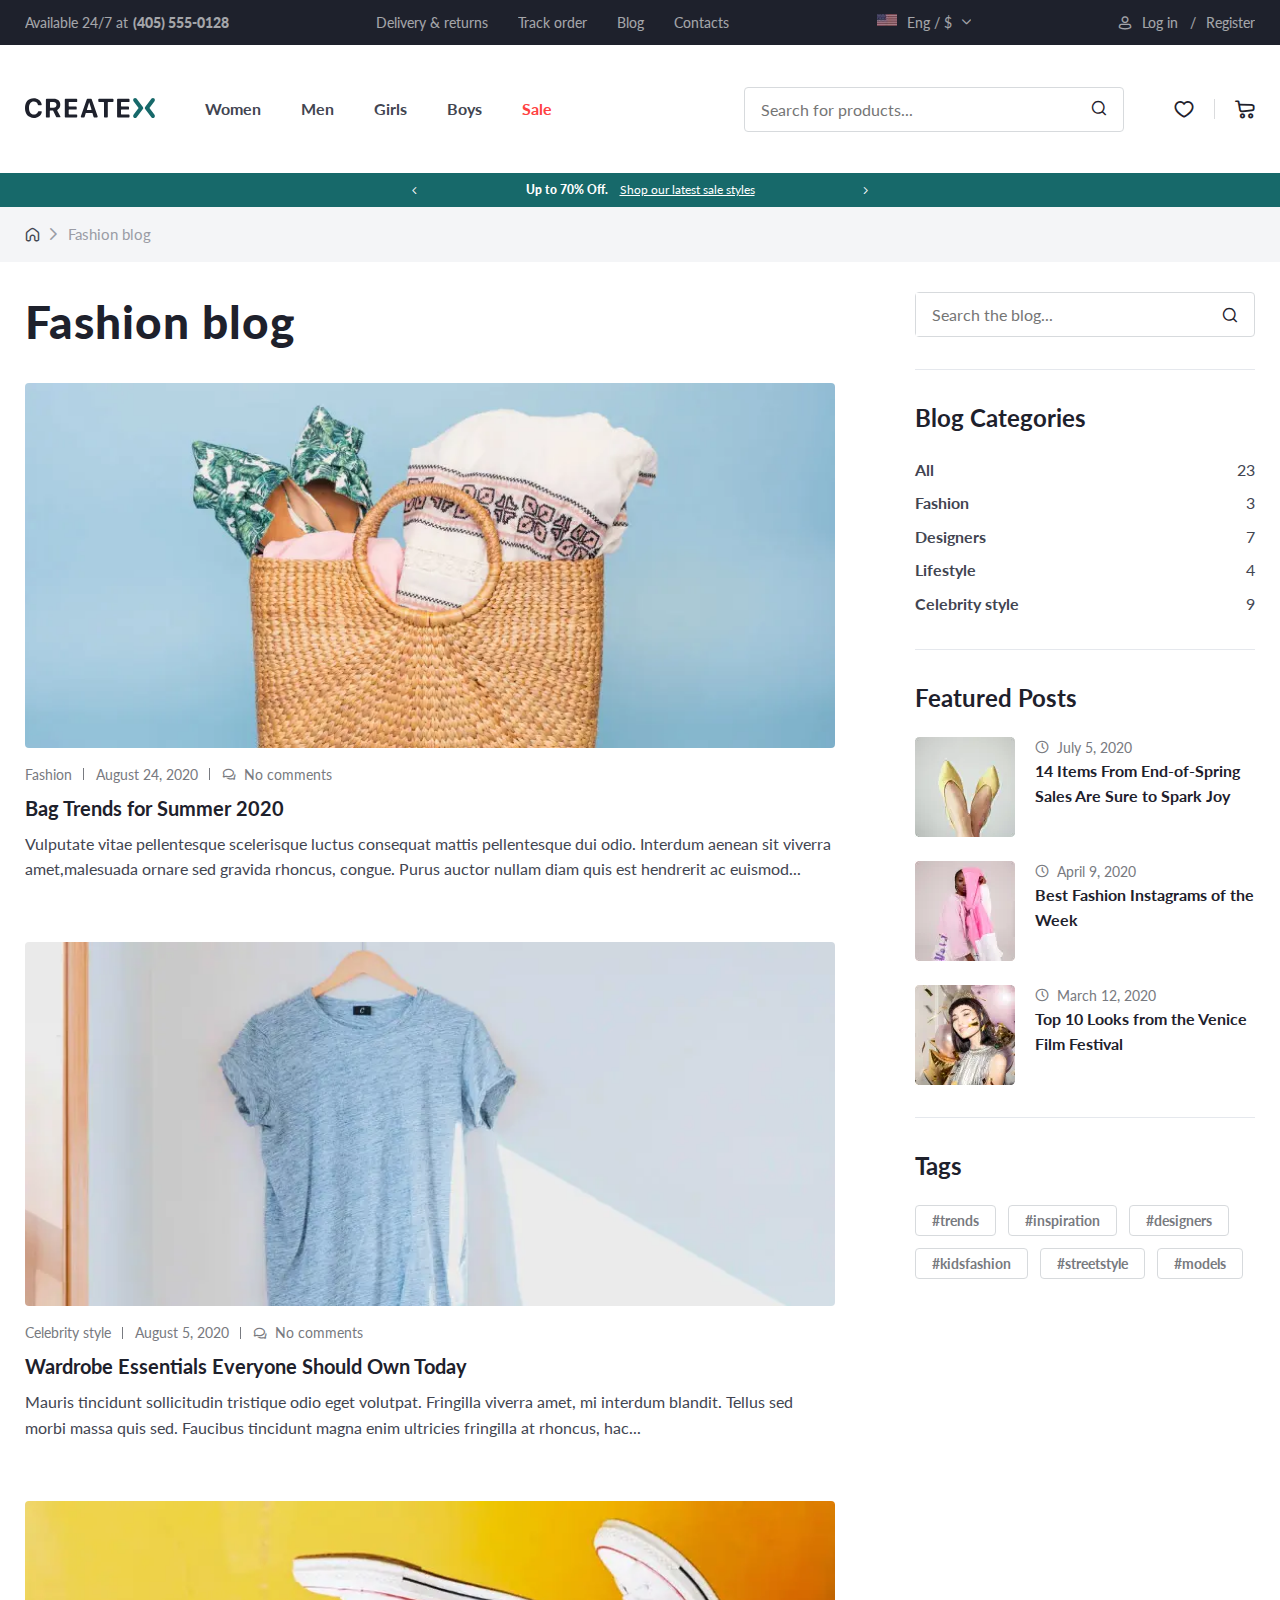
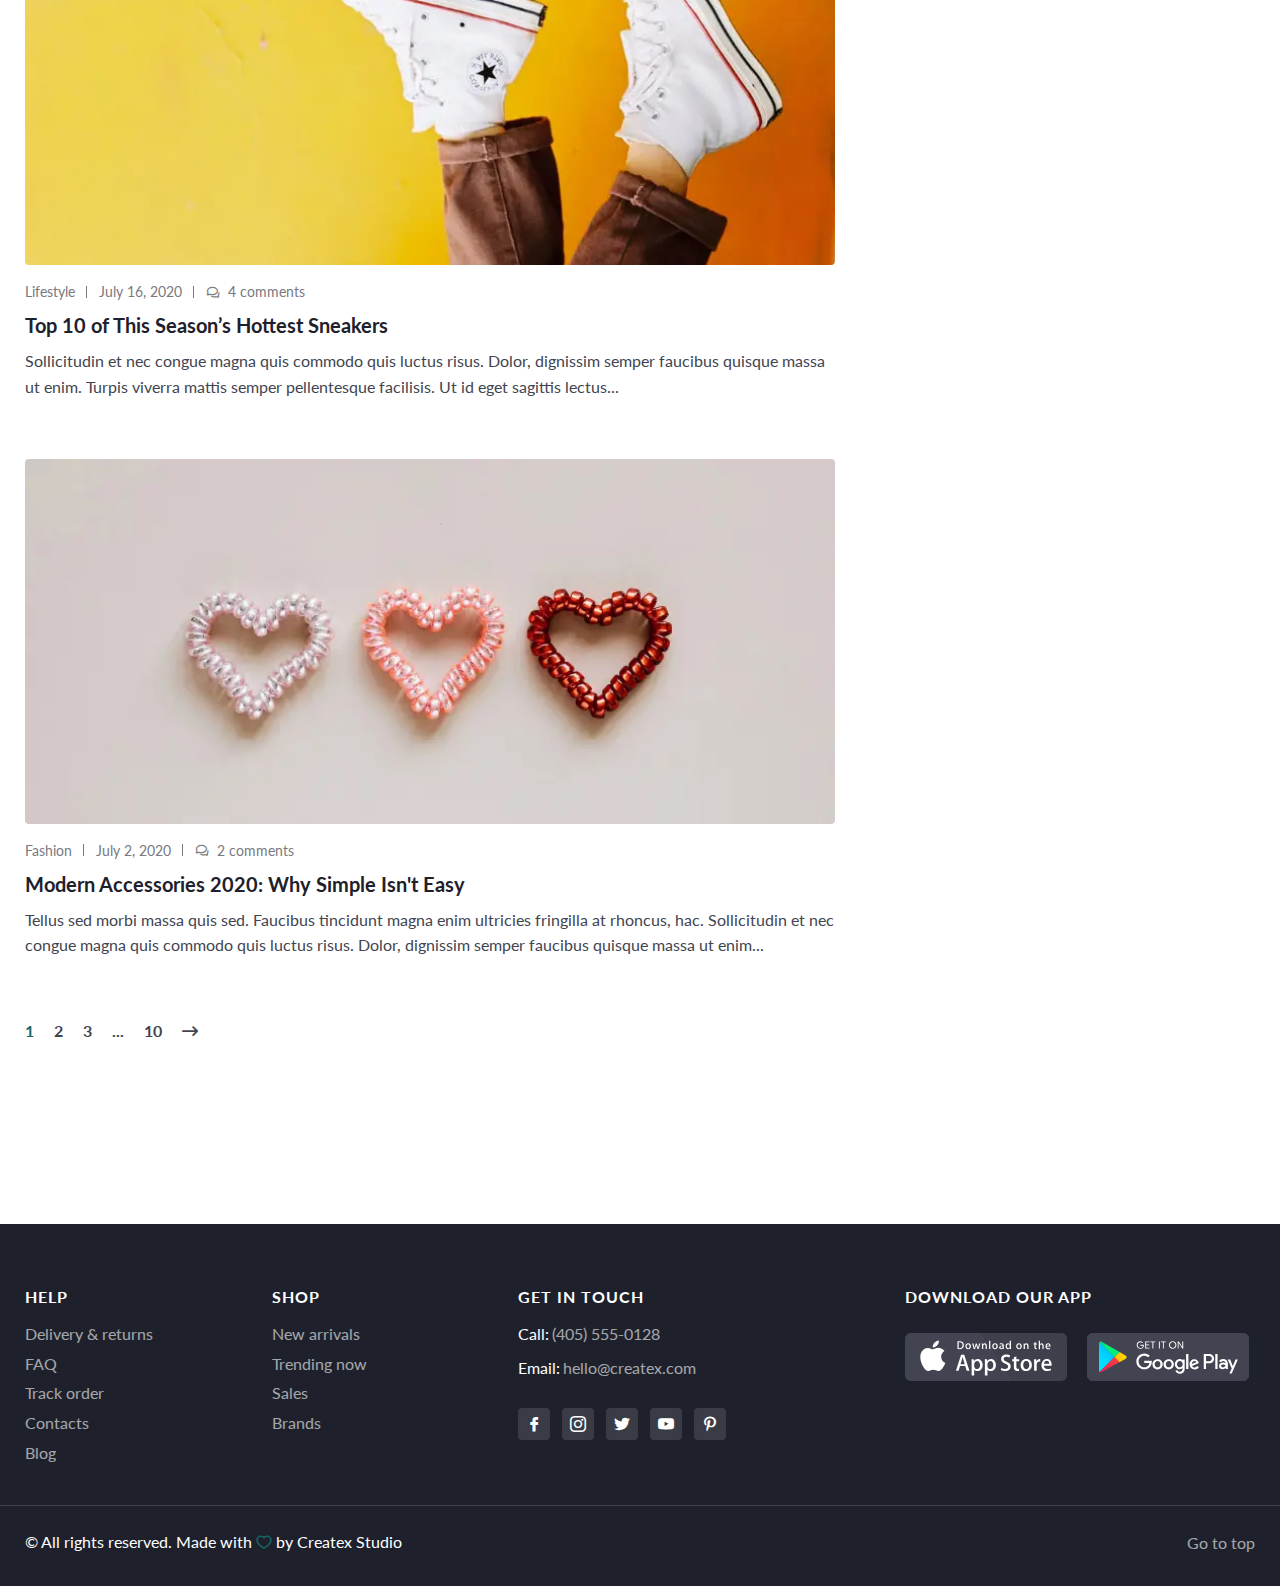
<file: blog.html>
<!DOCTYPE html>
<html lang="ru">

<head>
	<title>Blog</title>
	<meta charset="UTF-8" />
	<meta name="format-detection" content="telephone=no" />
	<!-- <style>body{opacity: 0;}</style> -->
	<link rel="stylesheet" href="css/style.css?_v=20230702001403" />
	<link rel="shortcut icon" href="favicon.ico" />
	<!-- <meta name="robots" content="noindex, nofollow"> -->
	<meta name="viewport" content="width=device-width, initial-scale=1.0" />
</head>

<body>
	<div class="wrapper">
		<header class="header">
			<div class="header__top top-header">
				<div class="top-header__container">
					<div class="top-header__phone">
						<p class="top-header__text">Available 24/7 at</p>
						<a href="tel:4055550128" class="top-header__number">(405) 555-0128</a>
					</div>
					<nav class="top-header__menu">
						<ul data-da=".menu-header__list,992," class="top-header__list">
							<li class="top-header__item">
								<a href="dilivery.html">Delivery & returns</a>
							</li>
							<li class="top-header__item">
								<a href="track-order.html">Track order</a>
							</li>
							<li class="top-header__item"><a href="blog.html">Blog</a></li>
							<li class="top-header__item"><a href="contacts.html">Contacts</a></li>
						</ul>
					</nav>
					<div class="top-header__language">
						<div data-da=".menu-header__list,400," data-select class="top-header__select select-header">
							<button data-select-button type="button" class="select-header__button _icon-small-arrow">
								<p>Eng / $</p>
								<div class="top-header__image">
									<picture><source srcset="img/header/flag-usa.webp" type="image/webp"><img src="img/header/flag-usa.jpg" alt="flag" /></picture>
								</div>
							</button>
							<ul class="select-header__list">
								<li class="select-header__item" data-value="cleaner">
									<p>Eng / $</p>
									<div class="top-header__image">
										<picture><source srcset="img/header/flag-usa.webp" type="image/webp"><img src="img/header/flag-usa.jpg" alt="flag" /></picture>
									</div>
								</li>
								<li class="select-header__item" data-value="ru">
									<p>RU, ₽</p>
									<div class="top-header__image">
										<picture><source srcset="img/header/russia-flag.webp" type="image/webp"><img src="img/header/russia-flag.png" alt="flag" /></picture>
									</div>
								</li>
							</ul>
							<input data-select-input type="text" class="select-header__input select-form__input_hidden" value="" />
						</div>
					</div>
					<div class="top-header__join _icon-user">
						<button data-popup="#log-in" type="button" class="top-header__log-in">
							<p>Log in</p>
							&nbsp; /
						</button>
						<button data-popup="#sign-up" type="button" class="top-header__register">
							Register
						</button>
					</div>
				</div>
			</div>
			<div class="header__body body-header">
				<div class="body-header__container">
					<a href="index.html" class="body-header__image">
						<img src="img/header/logo.svg" alt="logo" />
					</a>
					<nav class="body-header__menu menu-header">
						<ul class="menu-header__list">
							<li data-menu-id="1" class="menu-header__item">
								<button type="button" class="menu-header__button">Women</button>
							</li>
							<li data-menu-id="2" class="menu-header__item">
								<button type="button" class="menu-header__button">Men</button>
							</li>
							<li data-menu-id="3" class="menu-header__item">
								<button type="button" class="menu-header__button">Girls</button>
							</li>
							<li data-menu-id="4" class="menu-header__item">
								<button type="button" class="menu-header__button">Boys</button>
							</li>
							<li data-menu-id="5" class="menu-header__item menu-header__item_sale">
								<button type="button" class="menu-header__button">Sale</button>
							</li>
						</ul>
						<div data-submenu="1" class="menu-header__submenu submenu-header">
							<button class="submenu-header__close _icon-arrow">Back</button>
							<div class="submenu-header__container">
								<div class="submenu-header__content">
									<div class="submenu-header__nav nav-submenu">
										<ul class="nav-submenu__list">
											<li class="nav-submenu__item">
												<a href="catalog.html">New collection</a>
											</li>
											<li class="nav-submenu__item">
												<a href="catalog.html">Best Sellers</a>
											</li>
											<li class="nav-submenu__item">
												<a href="catalog.html">Plus Size</a>
											</li>
											<li class="nav-submenu__item nav-submenu__item_sale">
												<a href="catalog.html">Sale up to 70%</a>
											</li>
										</ul>
									</div>
									<div data-spollers="992,max" class="submenu-header__body">
										<div class="submenu-header__clothes">
											<a href="catalog.html" class="submenu-header__title">CLOTHES</a>
											<button data-spoller class="submenu-header__arrow _icon-small-arrow"></button>
											<div class="submenu-header__category">
												<ul class="submenu-header__list">
													<li class="submenu-header__item">
														<a href="catalog.html">Coats</a>
													</li>
													<li class="submenu-header__item">
														<a href="catalog.html">Jackets</a>
													</li>
													<li class="submenu-header__item">
														<a href="catalog.html">Suits</a>
													</li>
													<li class="submenu-header__item">
														<a href="catalog.html">Dresses </a>
													</li>
													<li class="submenu-header__item">
														<a href="catalog.html">Cardigans & sweaters</a>
													</li>
													<li class="submenu-header__item">
														<a href="catalog.html">Sweatshirts & hoodies</a>
													</li>
													<li class="submenu-header__item">
														<a href="catalog.html">T-shirts & tops</a>
													</li>
													<li class="submenu-header__item">
														<a href="catalog.html">Pants</a>
													</li>
													<li class="submenu-header__item">
														<a href="catalog.html">Jeans</a>
													</li>
													<li class="submenu-header__item">
														<a href="catalog.html">Shorts</a>
													</li>
													<li class="submenu-header__item">
														<a href="catalog.html">Skirts</a>
													</li>
													<li class="submenu-header__item">
														<a href="catalog.html">Lingerie & nightwear</a>
													</li>
													<li class="submenu-header__item">
														<a href="catalog.html">Sportswear</a>
													</li>
													<li class="submenu-header__item">
														<a href="catalog.html">Swimwear</a>
													</li>
												</ul>
											</div>
										</div>
									</div>
									<div data-spollers="992,max" class="submenu-header__body">
										<div class="submenu-header__clothes">
											<a href="catalog.html" class="submenu-header__title">SHOES</a>
											<button data-spoller class="submenu-header__arrow _icon-small-arrow"></button>
											<div class="submenu-header__category">
												<ul class="submenu-header__list">
													<li class="submenu-header__item">
														<a href="catalog.html">Boots</a>
													</li>
													<li class="submenu-header__item">
														<a href="catalog.html">Flat shoes</a>
													</li>
													<li class="submenu-header__item">
														<a href="catalog.html">Heels</a>
													</li>
													<li class="submenu-header__item">
														<a href="catalog.html">Sandals </a>
													</li>
													<li class="submenu-header__item">
														<a href="catalog.html">Mules</a>
													</li>
													<li class="submenu-header__item">
														<a href="catalog.html">Sliders</a>
													</li>
													<li class="submenu-header__item">
														<a href="catalog.html">Slippers</a>
													</li>
													<li class="submenu-header__item">
														<a href="catalog.html">Sneakers</a>
													</li>
													<li class="submenu-header__item">
														<a href="#">Leather</a>
													</li>
												</ul>
											</div>
										</div>
									</div>
									<div data-spollers="992,max" class="submenu-header__body">
										<div class="submenu-header__clothes">
											<a href="catalog.html" class="submenu-header__title">ACCESSORIES</a>
											<button data-spoller class="submenu-header__arrow _icon-small-arrow"></button>
											<div class="submenu-header__category">
												<ul class="submenu-header__list">
													<li class="submenu-header__item">
														<a href="catalog.html">Bags & bagpacks</a>
													</li>
													<li class="submenu-header__item">
														<a href="catalog.html">Hats & scarves</a>
													</li>
													<li class="submenu-header__item">
														<a href="catalog.html">Hair accessories</a>
													</li>
													<li class="submenu-header__item">
														<a href="catalog.html">Belts </a>
													</li>
													<li class="submenu-header__item">
														<a href="catalog.html">Jewellery</a>
													</li>
													<li class="submenu-header__item">
														<a href="catalog.html">Watches</a>
													</li>
													<li class="submenu-header__item">
														<a href="catalog.html">Sunglasses</a>
													</li>
													<li class="submenu-header__item">
														<a href="catalog.html">Purses</a>
													</li>
													<li class="submenu-header__item">
														<a href="catalog.html">Gloves</a>
													</li>
													<li class="submenu-header__item">
														<a href="catalog.html">Socks & tights</a>
													</li>
												</ul>
											</div>
										</div>
									</div>
								</div>
								<div class="submenu-header__offers offers-submenu">
									<div class="offers-submenu__image offers-submenu__image-ibg">
										<picture><source srcset="img/header/back-to-school.webp" type="image/webp"><img src="img/header/back-to-school.jpg" alt="back-to-school" /></picture>
									</div>
									<h4 class="offers-submenu__title">
										Back to school. Sale up to 50%
									</h4>
									<a href="" class="offers-submenu__button _button-border _icon-arrow">See offers</a>
								</div>
							</div>
						</div>
						<div data-submenu="2" class="menu-header__submenu submenu-header">
							<button class="submenu-header__close _icon-arrow">Back</button>
							<div class="submenu-header__container">
								<div class="submenu-header__content">
									<div class="submenu-header__nav nav-submenu">
										<ul class="nav-submenu__list">
											<li class="nav-submenu__item">
												<a href="catalog.html">New collection</a>
											</li>
											<li class="nav-submenu__item">
												<a href="catalog.html">Best Sellers</a>
											</li>
											<li class="nav-submenu__item">
												<a href="catalog.html">Plus Size</a>
											</li>
											<li class="nav-submenu__item nav-submenu__item_sale">
												<a href="catalog.html">Sale up to 70%</a>
											</li>
										</ul>
									</div>

									<div data-spollers="992,max" class="submenu-header__body">
										<div class="submenu-header__clothes">
											<a href="catalog.html" class="submenu-header__title">SHOES</a>
											<button data-spoller class="submenu-header__arrow _icon-small-arrow"></button>
											<div class="submenu-header__category">
												<ul class="submenu-header__list">
													<li class="submenu-header__item">
														<a href="catalog.html">Boots</a>
													</li>
													<li class="submenu-header__item">
														<a href="catalog.html">Flat shoes</a>
													</li>
													<li class="submenu-header__item">
														<a href="catalog.html">Heels</a>
													</li>
													<li class="submenu-header__item">
														<a href="catalog.html">Sandals </a>
													</li>
													<li class="submenu-header__item">
														<a href="catalog.html">Mules</a>
													</li>
													<li class="submenu-header__item">
														<a href="catalog.html">Sliders</a>
													</li>
													<li class="submenu-header__item">
														<a href="catalog.html">Slippers</a>
													</li>
													<li class="submenu-header__item">
														<a href="catalog.html">Sneakers</a>
													</li>
													<li class="submenu-header__item">
														<a href="catalog.html">Leather</a>
													</li>
												</ul>
											</div>
										</div>
									</div>
									<div data-spollers="992,max" class="submenu-header__body">
										<div class="submenu-header__clothes">
											<a href="catalog.html" class="submenu-header__title">ACCESSORIES</a>
											<button data-spoller class="submenu-header__arrow _icon-small-arrow"></button>
											<div class="submenu-header__category">
												<ul class="submenu-header__list">
													<li class="submenu-header__item">
														<a href="catalog.html">Bags & bagpacks</a>
													</li>
													<li class="submenu-header__item">
														<a href="catalog.html">Hats & scarves</a>
													</li>
													<li class="submenu-header__item">
														<a href="catalog.html">Hair accessories</a>
													</li>
													<li class="submenu-header__item">
														<a href="catalog.html">Belts </a>
													</li>
													<li class="submenu-header__item">
														<a href="catalog.html">Jewellery</a>
													</li>
													<li class="submenu-header__item">
														<a href="catalog.html">Watches</a>
													</li>
													<li class="submenu-header__item">
														<a href="catalog.html">Sunglasses</a>
													</li>
													<li class="submenu-header__item">
														<a href="catalog.html">Purses</a>
													</li>
													<li class="submenu-header__item">
														<a href="catalog.html">Gloves</a>
													</li>
													<li class="submenu-header__item">
														<a href="catalog.html">Socks & tights</a>
													</li>
												</ul>
											</div>
										</div>
									</div>
								</div>
								<div class="submenu-header__offers offers-submenu">
									<div class="offers-submenu__image offers-submenu__image-ibg">
										<picture><source srcset="img/header/back-to-school.webp" type="image/webp"><img src="img/header/back-to-school.jpg" alt="back-to-school" /></picture>
									</div>
									<h4 class="offers-submenu__title">
										Back to school. Sale up to 50%
									</h4>
									<a href="" class="offers-submenu__button _button-border _icon-arrow">See offers</a>
								</div>
							</div>
						</div>
						<div data-submenu="3" class="menu-header__submenu submenu-header">
							<button class="submenu-header__close _icon-arrow">Back</button>
							<div class="submenu-header__container">
								<div class="submenu-header__content">
									<div class="submenu-header__nav nav-submenu">
										<ul class="nav-submenu__list">
											<li class="nav-submenu__item">
												<a href="catalog.html">New collection</a>
											</li>
											<li class="nav-submenu__item">
												<a href="catalog.html">Best Sellers</a>
											</li>
											<li class="nav-submenu__item">
												<a href="catalog.html">Plus Size</a>
											</li>
											<li class="nav-submenu__item nav-submenu__item_sale">
												<a href="catalog.html">Sale up to 70%</a>
											</li>
										</ul>
									</div>
									<div data-spollers="992,max" class="submenu-header__body">
										<div class="submenu-header__clothes">
											<a href="catalog.html" class="submenu-header__title">CLOTHES</a>
											<button data-spoller class="submenu-header__arrow _icon-small-arrow"></button>
											<div class="submenu-header__category">
												<ul class="submenu-header__list">
													<li class="submenu-header__item">
														<a href="catalog.html">Coats</a>
													</li>
													<li class="submenu-header__item">
														<a href="catalog.html">Jackets</a>
													</li>
													<li class="submenu-header__item">
														<a href="catalog.html">Suits</a>
													</li>
													<li class="submenu-header__item">
														<a href="catalog.html">Dresses </a>
													</li>
													<li class="submenu-header__item">
														<a href="catalog.html">Cardigans & sweaters</a>
													</li>
													<li class="submenu-header__item">
														<a href="catalog.html">Sweatshirts & hoodies</a>
													</li>
													<li class="submenu-header__item">
														<a href="catalog.html">T-shirts & tops</a>
													</li>
													<li class="submenu-header__item">
														<a href="catalog.html">Pants</a>
													</li>
													<li class="submenu-header__item">
														<a href="catalog.html">Jeans</a>
													</li>
													<li class="submenu-header__item">
														<a href="catalog.html">Shorts</a>
													</li>
													<li class="submenu-header__item">
														<a href="catalog.html">Skirts</a>
													</li>
													<li class="submenu-header__item">
														<a href="catalog.html">Lingerie & nightwear</a>
													</li>
													<li class="submenu-header__item">
														<a href="catalog.html">Sportswear</a>
													</li>
													<li class="submenu-header__item">
														<a href="catalog.html">Swimwear</a>
													</li>
												</ul>
											</div>
										</div>
									</div>

									<div data-spollers="992,max" class="submenu-header__body">
										<div class="submenu-header__clothes">
											<a href="catalog.html" class="submenu-header__title">ACCESSORIES</a>
											<button data-spoller class="submenu-header__arrow _icon-small-arrow"></button>
											<div class="submenu-header__category">
												<ul class="submenu-header__list">
													<li class="submenu-header__item">
														<a href="catalog.html">Bags & bagpacks</a>
													</li>
													<li class="submenu-header__item">
														<a href="catalog.html">Hats & scarves</a>
													</li>
													<li class="submenu-header__item">
														<a href="catalog.html">Hair accessories</a>
													</li>
													<li class="submenu-header__item">
														<a href="catalog.html">Belts </a>
													</li>
													<li class="submenu-header__item">
														<a href="catalog.html">Jewellery</a>
													</li>
													<li class="submenu-header__item">
														<a href="catalog.html">Watches</a>
													</li>
													<li class="submenu-header__item">
														<a href="catalog.html">Sunglasses</a>
													</li>
													<li class="submenu-header__item">
														<a href="catalog.html">Purses</a>
													</li>
													<li class="submenu-header__item">
														<a href="catalog.html">Gloves</a>
													</li>
													<li class="submenu-header__item">
														<a href="catalog.html">Socks & tights</a>
													</li>
												</ul>
											</div>
										</div>
									</div>
								</div>
								<div class="submenu-header__offers offers-submenu">
									<div class="offers-submenu__image offers-submenu__image-ibg">
										<picture><source srcset="img/header/back-to-school.webp" type="image/webp"><img src="img/header/back-to-school.jpg" alt="back-to-school" /></picture>
									</div>
									<h4 class="offers-submenu__title">
										Back to school. Sale up to 50%
									</h4>
									<a href="" class="offers-submenu__button _button-border _icon-arrow">See offers</a>
								</div>
							</div>
						</div>
						<div data-submenu="4" class="menu-header__submenu submenu-header">
							<button class="submenu-header__close _icon-arrow">Back</button>
							<div class="submenu-header__container">
								<div class="submenu-header__content">
									<div class="submenu-header__nav nav-submenu">
										<ul class="nav-submenu__list">
											<li class="nav-submenu__item">
												<a href="catalog.html">New collection</a>
											</li>
											<li class="nav-submenu__item">
												<a href="catalog.html">Best Sellers</a>
											</li>
											<li class="nav-submenu__item">
												<a href="catalog.html">Plus Size</a>
											</li>
											<li class="nav-submenu__item nav-submenu__item_sale">
												<a href="catalog.html">Sale up to 70%</a>
											</li>
										</ul>
									</div>
									<div data-spollers="992,max" class="submenu-header__body">
										<div class="submenu-header__clothes">
											<a href="catalog.html" class="submenu-header__title">CLOTHES</a>
											<button data-spoller class="submenu-header__arrow _icon-small-arrow"></button>
											<div class="submenu-header__category">
												<ul class="submenu-header__list">
													<li class="submenu-header__item">
														<a href="catalog.html">Coats</a>
													</li>
													<li class="submenu-header__item">
														<a href="catalog.html">Jackets</a>
													</li>
													<li class="submenu-header__item">
														<a href="catalog.html">Suits</a>
													</li>
													<li class="submenu-header__item">
														<a href="catalog.html">Dresses </a>
													</li>
													<li class="submenu-header__item">
														<a href="catalog.html">Cardigans & sweaters</a>
													</li>
													<li class="submenu-header__item">
														<a href="catalog.html">Sweatshirts & hoodies</a>
													</li>
													<li class="submenu-header__item">
														<a href="catalog.html">T-shirts & tops</a>
													</li>
													<li class="submenu-header__item">
														<a href="catalog.html">Pants</a>
													</li>
													<li class="submenu-header__item">
														<a href="catalog.html">Jeans</a>
													</li>
													<li class="submenu-header__item">
														<a href="catalog.html">Shorts</a>
													</li>
													<li class="submenu-header__item">
														<a href="catalog.html">Skirts</a>
													</li>
													<li class="submenu-header__item">
														<a href="catalog.html">Lingerie & nightwear</a>
													</li>
													<li class="submenu-header__item">
														<a href="catalog.html">Sportswear</a>
													</li>
													<li class="submenu-header__item">
														<a href="catalog.html">Swimwear</a>
													</li>
												</ul>
											</div>
										</div>
									</div>
									<div data-spollers="992,max" class="submenu-header__body">
										<div class="submenu-header__clothes">
											<a href="catalog.html" class="submenu-header__title">SHOES</a>
											<button data-spoller class="submenu-header__arrow _icon-small-arrow"></button>
											<div class="submenu-header__category">
												<ul class="submenu-header__list">
													<li class="submenu-header__item">
														<a href="catalog.html">Boots</a>
													</li>
													<li class="submenu-header__item">
														<a href="catalog.html">Flat shoes</a>
													</li>
													<li class="submenu-header__item">
														<a href="catalog.html">Heels</a>
													</li>
													<li class="submenu-header__item">
														<a href="catalog.html">Sandals </a>
													</li>
													<li class="submenu-header__item">
														<a href="catalog.html">Mules</a>
													</li>
													<li class="submenu-header__item">
														<a href="catalog.html">Sliders</a>
													</li>
													<li class="submenu-header__item">
														<a href="catalog.html">Slippers</a>
													</li>
													<li class="submenu-header__item">
														<a href="catalog.html">Sneakers</a>
													</li>
													<li class="submenu-header__item">
														<a href="catalog.html">Leather</a>
													</li>
												</ul>
											</div>
										</div>
									</div>
								</div>
								<div class="submenu-header__offers offers-submenu">
									<div class="offers-submenu__image offers-submenu__image-ibg">
										<picture><source srcset="img/header/back-to-school.webp" type="image/webp"><img src="img/header/back-to-school.jpg" alt="back-to-school" /></picture>
									</div>
									<h4 class="offers-submenu__title">
										Back to school. Sale up to 50%
									</h4>
									<a href="" class="offers-submenu__button _button-border _icon-arrow">See offers</a>
								</div>
							</div>
						</div>
						<div data-submenu="5" class="menu-header__submenu submenu-header">
							<button class="submenu-header__close _icon-arrow">Back</button>
							<div class="submenu-header__container">
								<div class="submenu-header__content">
									<div class="submenu-header__nav nav-submenu">
										<ul class="nav-submenu__list">
											<li class="nav-submenu__item">
												<a href="catalog.html">New collection</a>
											</li>
											<li class="nav-submenu__item">
												<a href="catalog.html">Best Sellers</a>
											</li>
											<li class="nav-submenu__item">
												<a href="catalog.html">Plus Size</a>
											</li>
											<li class="nav-submenu__item nav-submenu__item_sale">
												<a href="catalog.html">Sale up to 70%</a>
											</li>
										</ul>
									</div>

									<div data-spollers="992,max" class="submenu-header__body">
										<div class="submenu-header__clothes">
											<a href="catalog.html" class="submenu-header__title">ACCESSORIES</a>
											<button data-spoller class="submenu-header__arrow _icon-small-arrow"></button>
											<div class="submenu-header__category">
												<ul class="submenu-header__list">
													<li class="submenu-header__item">
														<a href="catalog.html">Bags & bagpacks</a>
													</li>
													<li class="submenu-header__item">
														<a href="catalog.html">Hats & scarves</a>
													</li>
													<li class="submenu-header__item">
														<a href="catalog.html">Hair accessories</a>
													</li>
													<li class="submenu-header__item">
														<a href="catalog.html">Belts </a>
													</li>
													<li class="submenu-header__item">
														<a href="catalog.html">Jewellery</a>
													</li>
													<li class="submenu-header__item">
														<a href="catalog.html">Watches</a>
													</li>
													<li class="submenu-header__item">
														<a href="catalog.html">Sunglasses</a>
													</li>
													<li class="submenu-header__item">
														<a href="catalog.html">Purses</a>
													</li>
													<li class="submenu-header__item">
														<a href="catalog.html">Gloves</a>
													</li>
													<li class="submenu-header__item">
														<a href="catalog.html">Socks & tights</a>
													</li>
												</ul>
											</div>
										</div>
									</div>
								</div>
								<div class="submenu-header__offers offers-submenu">
									<div class="offers-submenu__image offers-submenu__image-ibg">
										<picture><source srcset="img/header/back-to-school.webp" type="image/webp"><img src="img/header/back-to-school.jpg" alt="back-to-school" /></picture>
									</div>
									<h4 class="offers-submenu__title">
										Back to school. Sale up to 50%
									</h4>
									<a href="" class="offers-submenu__button _button-border _icon-arrow">See offers</a>
								</div>
							</div>
						</div>
					</nav>
					<div class="body-header__search search-header">
						<button type="button" class="search-header__icon _icon-search"></button>
						<form action="#" class="search-header__form _icon-search">
							<input autocomplete="off" type="text" name="form[]" data-error="Ошибка" placeholder="Search for products..." class="search-header__input" />
						</form>
					</div>
					<div class="body-header__purchase purchase">
						<a href="wishlist.html" type="button" class="purchase__favourite _icon-favourite"></a>
						<button type="button" class="purchase__cart cart-purchase _icon-cart"></button>
					</div>
					<div class="icon-menu"><span></span></div>
				</div>
			</div>
			<div class="header__promo promo-header">
				<div class="promo-header__container">
					<div class="promo-header__slider swiper">
						<div class="promo-header__wrapper swiper-wrapper">
							<div class="promo-header__slide swiper-slide">
								<p>Up to 70% Off.</p>
								<a href="#">Shop our latest sale styles</a>
							</div>
							<div class="promo-header__slide swiper-slide">
								<p>Up to 70% Off.</p>
								<a href="#">Shop our latest sale styles</a>
							</div>
						</div>
						<button type="button" class="promo-header__button promo-header__button_prev _icon-small-arrow"></button>
						<button type="button" class="promo-header__button promo-header__button_next _icon-small-arrow"></button>
					</div>
				</div>
			</div>
		</header>
		<!-- <div class="cart-purchase__wrapper">
  <div class="cart-purchase__menu">
    <h3 class="cart-purchase__title">Your cart (<span>0</span>)</h3>
    <div class="cart-purchase__close _icon-close"></div>
    <div class="cart-purchase__body body-cart"></div>
    <div class="cart-purchase__bottom bottom-cart">
      <div class="bottom-cart__text">
        <p class="bottom-cart__total">Subtotal:</p>
        <p class="bottom-cart__price">$0</p>
      </div>
      <a type="button" href="checkout.html" class="bottom-cart__button _button"
        >Checkout</a
      >
    </div>
  </div>
</div> -->

		<main class="page">
			<div class="page__top top-page">
				<div class="top-page__container">
					<nav class="top-page__breadcrumbs breadcrumbs">
						<ul class="breadcrumbs__list">
							<li class="breadcrumbs__item">
								<a class="_icon-home" href="index.html"></a>
							</li>
							<li class="breadcrumbs__item">
								<a href="#">Fashion blog</a>
							</li>
						</ul>
					</nav>
				</div>
			</div>
			<section class="page__blog-page blog-page">
				<div class="blog-page__container">
					<div class="blog-page__content">
						<h1 class="blog-page__title _title">Fashion blog</h1>
						<div class="blog-page__body">
							<div class="blog-page__item item-blog-page">
								<a href="blog-item.html" class="item-blog-page__image item-blog-page__image-ibg">
									<picture><source srcset="img/blog/01.webp" type="image/webp"><img src="img/blog/01.jpg" alt="image"></picture>
								</a>
								<div class="item-blog-page__content">
									<div class="item-blog-page__info">
										<div class="item-blog-page__item item-blog-page__item_tag">Fashion</div>
										<div class="item-blog-page__item item-blog-page__item_time">August 24, 2020</div>
										<div class="item-blog-page__item item-blog-page__item_comments _icon-comment">No comments</div>
									</div>
									<a href="blog-item.html" class="item-blog-page__title">Bag Trends for Summer 2020</a>
									<a href="blog-item.html" class="item-blog-page__text">Vulputate vitae pellentesque scelerisque luctus consequat mattis pellentesque dui odio. Interdum aenean sit viverra amet,malesuada ornare sed gravida rhoncus, congue. Purus auctor nullam diam quis est hendrerit ac euismod...</p>
								</div>
							</div>
							<div class="blog-page__item item-blog-page">
								<a href="blog-item.html" class="item-blog-page__image item-blog-page__image-ibg">
									<picture><source srcset="img/blog/02.webp" type="image/webp"><img src="img/blog/02.jpg" alt="image"></picture>
								</a>
								<div class="item-blog-page__content">
									<div class="item-blog-page__info">
										<div class="item-blog-page__item item-blog-page__item_tag">Celebrity style</div>
										<div class="item-blog-page__item item-blog-page__item_time">August 5, 2020</div>
										<div class="item-blog-page__item item-blog-page__item_comments _icon-comment">No comments</div>
									</div>
									<a href="blog-item.html" class="item-blog-page__title">Wardrobe Essentials Everyone Should Own Today</a>
									<a href="blog-item.html" class="item-blog-page__text">Mauris tincidunt sollicitudin tristique odio eget volutpat. Fringilla viverra amet, mi interdum blandit. Tellus sed morbi massa quis sed. Faucibus tincidunt magna enim ultricies fringilla at rhoncus, hac...</p>
								</div>
							</div>
							<div class="blog-page__item item-blog-page">
								<a href="blog-item.html" class="item-blog-page__image item-blog-page__image-ibg">
									<picture><source srcset="img/blog/03.webp" type="image/webp"><img src="img/blog/03.jpg" alt="image"></picture>
								</a>
								<div class="item-blog-page__content">
									<div class="item-blog-page__info">
										<div class="item-blog-page__item item-blog-page__item_tag">Lifestyle</div>
										<div class="item-blog-page__item item-blog-page__item_time">July 16, 2020</div>
										<div class="item-blog-page__item item-blog-page__item_comments _icon-comment">4 comments</div>
									</div>
									<a href="blog-item.html" class="item-blog-page__title">Top 10 of This Season’s Hottest Sneakers</a>
									<a href="blog-item.html" class="item-blog-page__text">Sollicitudin et nec congue magna quis commodo quis luctus risus. Dolor, dignissim semper faucibus quisque massa ut enim. Turpis viverra mattis semper pellentesque facilisis. Ut id eget sagittis lectus...</p>
								</div>
							</div>
							<div class="blog-page__item item-blog-page">
								<a href="blog-item.html" class="item-blog-page__image item-blog-page__image-ibg">
									<picture><source srcset="img/blog/04.webp" type="image/webp"><img src="img/blog/04.jpg" alt="image"></picture>
								</a>
								<div class="item-blog-page__content">
									<div class="item-blog-page__info">
										<div class="item-blog-page__item item-blog-page__item_tag">Fashion</div>
										<div class="item-blog-page__item item-blog-page__item_time">July 2, 2020</div>
										<div class="item-blog-page__item item-blog-page__item_comments _icon-comment">2 comments</div>
									</div>
									<a href="blog-item.html" class="item-blog-page__title">Modern Accessories 2020: Why Simple Isn't Easy</a>
									<a href="blog-item.html" class="item-blog-page__text">Tellus sed morbi massa quis sed. Faucibus tincidunt magna enim ultricies fringilla at rhoncus, hac. Sollicitudin et nec congue magna quis commodo quis luctus risus. Dolor, dignissim semper faucibus quisque massa ut enim...</p>
								</div>
							</div>
						</div>
						<div class="blog-page__pagging pagging-blog">
							<ul class="pagging-blog__list">
								<li class="pagging-blog__item _icon-arrow _disabled">
									<a href="#"></a>
								</li>
								<li class="pagging-blog__item pagging-blog__item_active">
									<a href="#">1</a>
								</li>
								<li class="pagging-blog__item">
									<a href="#">2</a>
								</li>
								<li class="pagging-blog__item">
									<a href="#">3</a>
								</li>
								<li class="pagging-blog__item">
									<a>...</a>
								</li>
								<li class="pagging-blog__item">
									<a href="#">10</a>
								</li>
								<li class="pagging-blog__item _icon-arrow">
									<a href="#"></a>
								</li>
							</ul>
						</div>
					</div>
					<aside class="blog-page__side side-blog">
						<div class="side-blog-page__item side-blog-page__search ">
							<div class="side-blog-page__body _icon-search">
								<input autocomplete="off" type="text" name="form[]" data-error="Ошибка" placeholder="Search the blog..." class="side-blog-page__input" />
							</div>
						</div>
						<div class="side-blog-page__item side-blog-page__categories categories-blog-page">
							<h2 class="categories-blog-page__title">Blog Categories</h2>
							<div class="categories-blog-page__body">
								<ul class="categories-blog-page__list">
									<li class="categories-blog-page__item">
										<a href="" class="categories-blog-page__link">
											All
											<span>23</span>
										</a>
									</li>
									<li class="categories-blog-page__item">

										<a href="" class="categories-blog-page__link">
											Fashion
											<span>3</span>
										</a>
									</li>
									<li class="categories-blog-page__item">
										<a href="" class="categories-blog-page__link">
											Designers
											<span>7</span>
										</a>
									</li>
									<li class="categories-blog-page__item">
										<a href="" class="categories-blog-page__link">
											Lifestyle
											<span>4</span>
										</a>
									</li>
									<li class="categories-blog-page__item">
										<a href="" class="categories-blog-page__link">
											Celebrity style
											<span>9</span>
										</a>
									</li>

								</ul>
							</div>
						</div>
						<div class="side-blog-page__item side-blog-page__posts posts-blog-page">
							<h2 class="posts-blog-page__title">Featured Posts</h2>
							<div class="posts-blog-page__body">
								<div class="posts-blog-page__item item-posts-blog">
									<a href="blog-item.html" class="item-posts-blog__image">
										<picture><source srcset="img/posts/01.webp" type="image/webp"><img src="img/posts/01.jpg" alt="image"></picture>
									</a>
									<div class="item-posts-blog__content">
										<div class="item-posts-blog__time _icon-clock">July 5, 2020</div>
										<a href="blog-item.html" class="item-posts-blog__title">14 Items From End-of-Spring Sales Are Sure to Spark Joy</a>
									</div>
								</div>
								<div class="posts-blog-page__item item-posts-blog">
									<a href="blog-item.html" class="item-posts-blog__image">
										<picture><source srcset="img/posts/02.webp" type="image/webp"><img src="img/posts/02.jpg" alt="image"></picture>
									</a>
									<div class="item-posts-blog__content">
										<div class="item-posts-blog__time _icon-clock">April 9, 2020</div>
										<a href="blog-item.html" class="item-posts-blog__title">Best Fashion Instagrams of the Week</a>
									</div>
								</div>
								<div class="posts-blog-page__item item-posts-blog">
									<a href="blog-item.html" class="item-posts-blog__image">
										<picture><source srcset="img/posts/03.webp" type="image/webp"><img src="img/posts/03.jpg" alt="image"></picture>
									</a>
									<div class="item-posts-blog__content">
										<div class="item-posts-blog__time _icon-clock">March 12, 2020</div>
										<a href="blog-item.html" class="item-posts-blog__title">Top 10 Looks from the Venice Film Festival</a>
									</div>
								</div>
							</div>
						</div>
						<div class="side-blog-page__item side-blog-page__tags tags-blog">
							<h2 class="tags-blog-page__title">Tags</h2>
							<div class="tags-blog-page__body">
								<button type="button" class="tags-blog-page__button">#trends</button>
								<button type="button" class="tags-blog-page__button">#inspiration</button>
								<button type="button" class="tags-blog-page__button">#designers</button>
								<button type="button" class="tags-blog-page__button">#kidsfashion</button>
								<button type="button" class="tags-blog-page__button">#streetstyle</button>
								<button type="button" class="tags-blog-page__button">#models</button>
							</div>
						</div>
					</aside>
				</div>
			</section>
		</main>
		<footer class="footer">
			<div class="footer__body body-footer">
				<div class="body-footer__top">
					<div class="body-footer__container">
						<div class="body-footer__content content-footer">
							<div data-spollers="550,max," class="content-footer__column">
								<button data-spoller class="content-footer__title _icon-small-arrow">
									HELP
								</button>
								<ul class="content-footer__list">
									<li class="content-footer__item">
										<a href="#">Delivery & returns</a>
									</li>
									<li class="content-footer__item"><a href="FAQ.html">FAQ</a></li>
									<li class="content-footer__item">
										<a href="track-order.html">Track order</a>
									</li>
									<li class="content-footer__item">
										<a href="contacts.html">Contacts</a>
									</li>
									<li class="content-footer__item"><a href="blog.html">Blog</a></li>
								</ul>
							</div>
							<div data-spollers="550,max," class="content-footer__column">
								<button data-spoller class="content-footer__title _icon-small-arrow">
									Shop
								</button>
								<ul class="content-footer__list">
									<li class="content-footer__item">
										<a href="#">New arrivals</a>
									</li>
									<li class="content-footer__item">
										<a href="#">Trending now</a>
									</li>
									<li class="content-footer__item"><a href="#">Sales</a></li>
									<li class="content-footer__item"><a href="#">Brands</a></li>
								</ul>
							</div>
							<div class="content-footer__column">
								<h4 class="content-footer__title">Get in touch</h4>
								<ul class="content-footer__list">
									<li class="content-footer__item">
										<p>Call:</p>
										<a href="tel:4055550128">(405) 555-0128</a>
									</li>
									<li class="content-footer__item">
										<p>Email:</p>
										<span>hello@createx.com</span>
									</li>
								</ul>
								<div class="content-footer__links">
									<a href="#" class="content-footer__link _icon-facebook"></a>
									<a href="#" class="content-footer__link _icon-instagram"></a>
									<a href="#" class="content-footer__link _icon-twitter"></a>
									<a href="#" class="content-footer__link _icon-youtube"></a>
									<a href="#" class="content-footer__link _icon-pinterest"></a>
								</div>
							</div>
						</div>
						<div class="content-footer__download download-footer">
							<h6 class="download-footer__title">Download our app</h6>
							<div class="download-footer__images">
								<a href="#" class="download-footer__image">
									<img src="img/footer/app-store.svg" alt="app-store" />
								</a>
								<a href="#" class="download-footer__image">
									<img src="img/footer/google-play.svg" alt="google-play" />
								</a>
							</div>
						</div>
					</div>
				</div>
				<div class="body-footer__copy copy-footer">
					<div class="copy-footer__container">
						<p class="copy-footer__text">
							© All rights reserved. Made with
							<span class="_icon-favourite"></span> by Createx Studio
						</p>
						<button class="copy-footer__button">Go to top</button>
					</div>
				</div>
			</div>
		</footer>
	</div>
	<div id="log-in" aria-hidden="true" class="log-in">
		<div class="log-in__wrapper">
			<div class="popup__content log-in__content">
				<button data-close type="button" class="log-in__close _icon-close"></button>
				<div class="log-in__body body-log-in">
					<h3 class="body-log-in__title">Sign in</h3>
					<h6 class="body-log-in__subtitle">
						Sign in to your account using email and password provided during
						registration.
					</h6>
					<form action="" class="body-log-in__form form-log-in">
						<div class="form-log-in__item">
							<label for="email" class="form-log-in__label">Email</label>
							<input id="email" autocomplete="off" type="text" name="email" data-error="Ошибка" placeholder="Your working email" class="form-log-in__input" />
						</div>
						<div class="form-log-in__item form-log-in__item_password">
							<label for="password" class="form-log-in__label">Password</label>
							<input id="password" autocomplete="off" type="password" name="email" data-error="Ошибка" placeholder="" class="form-log-in__input" />
							<div class="form-log-in__eyes _icon-eyes"></div>
						</div>
						<div class="form-log-in__bottom">
							<div class="form-log-in__check checkbox">
								<input id="keep" autocomplete="off" type="checkbox" class="form-log-in__checkbox checkbox__input" />
								<label for="keep" class="form-log-in__label_check checkbox__label">Keep me signed in</label>
							</div>
							<button type="button" class="form-log-in__forgot">
								Forgot password?
							</button>
						</div>
						<button type="button" class="form-log-in__button _button">
							Sign up
						</button>
					</form>
					<div class="body-log-in__sign">
						<p class="body-log-in__text">Don't have an account?</p>
						<button type="button" data-popup="#sign-up" class="body-log-in__button">
							Sign up
						</button>
					</div>
				</div>
				<div class="log-in__with with-log-in">
					<h6 class="with-log-in__title">Or sign in with</h6>
					<div class="with-log-in__links">
						<div class="with-log-in__link _icon-facebook"></div>
						<div class="with-log-in__link _icon-google"></div>
						<div class="with-log-in__link _icon-twitter"></div>
						<div class="with-log-in__link _icon-linked-in"></div>
					</div>
				</div>
			</div>
		</div>
	</div>
	<div id="sign-up" aria-hidden="true" class="sign-up">
		<div class="sign-up__wrapper">
			<div class="popup__content sign-up__content">
				<button data-close type="button" class="sign-up__close _icon-close"></button>
				<div class="sign-up__body body-sign-up">
					<h3 class="body-sign-up__title">Sign up</h3>
					<h6 class="body-sign-up__subtitle">
						Registration takes less than a minute but gives you full control over
						your orders.
					</h6>
					<form action="" class="body-sign-up__form form-sign-up">
						<div class="form-sign-up__item">
							<label for="name" class="form-sign-up__label">Full Name</label>
							<input id="name" autocomplete="off" type="text" name="email" data-error="Ошибка" placeholder="Your full name" class="form-sign-up__input" />
						</div>
						<div class="form-log-in__item">
							<label for="email" class="form-sign-up__label">Email</label>
							<input id="email" autocomplete="off" type="text" name="email" data-error="Ошибка" placeholder="Your full name" class="form-sign-up__input" />
						</div>
						<div class="form-sign-up__item form-sign-up__item_password">
							<label for="password" class="form-sign-up__label">Password</label>
							<input id="password" autocomplete="off" type="password" name="email" data-error="Ошибка" placeholder="" class="form-sign-up__input" />
							<div class="form-sign-up__eyes _icon-eyes"></div>
						</div>
						<div class="form-sign-up__item form-sign-up__item_password">
							<label for="password-conf" class="form-sign-up__label">Confirm Password</label>
							<input id="password-conf" autocomplete="off" type="password" name="email" data-error="Ошибка" placeholder="" class="form-sign-up__input" />
							<div class="form-sign-up__eyes _icon-eyes"></div>
						</div>
						<div class="form-sign-up__bottom">
							<div class="form-sing-up__check checkbox">
								<input id="remember" autocomplete="off" type="checkbox" class="form-sign-up__checkbox checkbox__input" />
								<label for="remember" class="form-sign-up__label_check checkbox__label">Remember me</label>
							</div>
						</div>
						<button type="button" class="form-sign-up__button _button">
							Sign up
						</button>
					</form>
					<div class="body-sign-up__sign">
						<p class="body-sign-up__text">Already have an account?</p>
						<button data-popup="#log-in" type="button" class="body-sign-up__button">
							Sign in
						</button>
					</div>
				</div>
				<div class="sign-up__with with-sign-up">
					<h6 class="with-sign-up__title">Or sign in with</h6>
					<div class="with-sign-up__links">
						<div class="with-sign-up__link _icon-facebook"></div>
						<div class="with-sign-up__link _icon-google"></div>
						<div class="with-sign-up__link _icon-twitter"></div>
						<div class="with-sign-up__link _icon-linked-in"></div>
					</div>
				</div>
			</div>
		</div>
	</div>
	<div id="size-chart" aria-hidden="true" class="size-chart">
		<div class="size-chart__wrapper">
			<div class="popup__content size-chart__content">
				<button data-close type="button" class="size-chart__close _icon-close"></button>
				<div class="size-chart__body body-size-chart">
					<h3 class="body-size-chart__title">Size chart</h3>
					<div data-tabs class="body-size-chart__tabs tabs-size">
						<nav data-tabs-titles class="tabs-size__navigation">
							<button type="button" class="tabs-size__title _tab-active">
								Women
							</button>
							<button type="button" class="tabs-size__title">Men</button>
							<button type="button" class="tabs-size__title">Kids</button>
						</nav>
						<div data-tabs-body class="tabs-size__content">
							<div class="tabs-size__body body-size">
								<h3 class="body-size__title">Footwear</h3>
								<div class="body-size__content">
									<div class="body-size__row">
										<div class="body-size__item body-size__item_main">Europe</div>
										<div class="body-size__sizes">
											<div class="body-size__item">35</div>
											<div class="body-size__item">36</div>
											<div class="body-size__item">37</div>
											<div class="body-size__item">38</div>
											<div class="body-size__item">39</div>
											<div class="body-size__item">40</div>
											<div class="body-size__item">41</div>
											<div class="body-size__item">42</div>
										</div>
									</div>
									<div class="body-size__row">
										<div class="body-size__item body-size__item_main">USA</div>
										<div class="body-size__sizes">
											<div class="body-size__item">5</div>
											<div class="body-size__item">6</div>
											<div class="body-size__item">6.5</div>
											<div class="body-size__item">7.5</div>
											<div class="body-size__item">8</div>
											<div class="body-size__item">9</div>
											<div class="body-size__item">10</div>
											<div class="body-size__item">11</div>
										</div>
									</div>
									<div class="body-size__row">
										<div class="body-size__item body-size__item_main">
											United Kingdom
										</div>
										<div class="body-size__sizes">
											<div class="body-size__item">2</div>
											<div class="body-size__item">3</div>
											<div class="body-size__item">4</div>
											<div class="body-size__item">5</div>
											<div class="body-size__item">6</div>
											<div class="body-size__item">7</div>
											<div class="body-size__item">8</div>
											<div class="body-size__item">9</div>
										</div>
									</div>
									<div class="body-size__row">
										<div class="body-size__item body-size__item_main">China</div>
										<div class="body-size__sizes">
											<div class="body-size__item">230/83</div>
											<div class="body-size__item">235/84</div>
											<div class="body-size__item">240/85</div>
											<div class="body-size__item">245/86</div>
											<div class="body-size__item">255/87</div>
											<div class="body-size__item">260/88</div>
											<div class="body-size__item">265/89</div>
											<div class="body-size__item">275/90</div>
										</div>
									</div>
									<div class="body-size__row">
										<div class="body-size__item body-size__item_main">Russia</div>
										<div class="body-size__sizes">
											<div class="body-size__item">35</div>
											<div class="body-size__item">36</div>
											<div class="body-size__item">37</div>
											<div class="body-size__item">38</div>
											<div class="body-size__item">39</div>
											<div class="body-size__item">40</div>
											<div class="body-size__item">41</div>
											<div class="body-size__item">42</div>
										</div>
									</div>
									<div class="body-size__row">
										<div class="body-size__item body-size__item_main">Italy</div>
										<div class="body-size__sizes">
											<div class="body-size__item">35</div>
											<div class="body-size__item">36</div>
											<div class="body-size__item">37</div>
											<div class="body-size__item">38</div>
											<div class="body-size__item">39</div>
											<div class="body-size__item">40</div>
											<div class="body-size__item">41</div>
											<div class="body-size__item">42</div>
										</div>
									</div>
									<div class="body-size__row">
										<div class="body-size__item body-size__item_main">
											South Korea
										</div>
										<div class="body-size__sizes">
											<div class="body-size__item">230</div>
											<div class="body-size__item">235</div>
											<div class="body-size__item">240</div>
											<div class="body-size__item">245</div>
											<div class="body-size__item">255</div>
											<div class="body-size__item">260</div>
											<div class="body-size__item">265</div>
											<div class="body-size__item">275</div>
										</div>
									</div>
								</div>
							</div>
							<div class="tabs-size__body body-size">
								<h3 class="body-size__title">Footwear</h3>
								<div class="body-size__content">
									<div class="body-size__row">
										<div class="body-size__item body-size__item_main">Europe</div>
										<div class="body-size__sizes">
											<div class="body-size__item">35</div>
											<div class="body-size__item">36</div>
											<div class="body-size__item">37</div>
											<div class="body-size__item">38</div>
											<div class="body-size__item">39</div>
											<div class="body-size__item">40</div>
											<div class="body-size__item">41</div>
											<div class="body-size__item">42</div>
										</div>
									</div>
									<div class="body-size__row">
										<div class="body-size__item body-size__item_main">USA</div>
										<div class="body-size__sizes">
											<div class="body-size__item">5</div>
											<div class="body-size__item">6</div>
											<div class="body-size__item">6.5</div>
											<div class="body-size__item">7.5</div>
											<div class="body-size__item">8</div>
											<div class="body-size__item">9</div>
											<div class="body-size__item">10</div>
											<div class="body-size__item">11</div>
										</div>
									</div>
									<div class="body-size__row">
										<div class="body-size__item body-size__item_main">
											United Kingdom
										</div>
										<div class="body-size__sizes">
											<div class="body-size__item">2</div>
											<div class="body-size__item">3</div>
											<div class="body-size__item">4</div>
											<div class="body-size__item">5</div>
											<div class="body-size__item">6</div>
											<div class="body-size__item">7</div>
											<div class="body-size__item">8</div>
											<div class="body-size__item">9</div>
										</div>
									</div>
									<div class="body-size__row">
										<div class="body-size__item body-size__item_main">China</div>
										<div class="body-size__sizes">
											<div class="body-size__item">230/83</div>
											<div class="body-size__item">235/84</div>
											<div class="body-size__item">240/85</div>
											<div class="body-size__item">245/86</div>
											<div class="body-size__item">255/87</div>
											<div class="body-size__item">260/88</div>
											<div class="body-size__item">265/89</div>
											<div class="body-size__item">275/90</div>
										</div>
									</div>
									<div class="body-size__row">
										<div class="body-size__item body-size__item_main">Russia</div>
										<div class="body-size__sizes">
											<div class="body-size__item">35</div>
											<div class="body-size__item">36</div>
											<div class="body-size__item">37</div>
											<div class="body-size__item">38</div>
											<div class="body-size__item">39</div>
											<div class="body-size__item">40</div>
											<div class="body-size__item">41</div>
											<div class="body-size__item">42</div>
										</div>
									</div>
								</div>
							</div>
							<div class="tabs-size__body body-size">
								<h3 class="body-size__title">Footwear</h3>
								<div class="body-size__content">
									<div class="body-size__row">
										<div class="body-size__item body-size__item_main">China</div>
										<div class="body-size__sizes">
											<div class="body-size__item">230/83</div>
											<div class="body-size__item">235/84</div>
											<div class="body-size__item">240/85</div>
											<div class="body-size__item">245/86</div>
											<div class="body-size__item">255/87</div>
											<div class="body-size__item">260/88</div>
											<div class="body-size__item">265/89</div>
											<div class="body-size__item">275/90</div>
										</div>
									</div>
									<div class="body-size__row">
										<div class="body-size__item body-size__item_main">Russia</div>
										<div class="body-size__sizes">
											<div class="body-size__item">35</div>
											<div class="body-size__item">36</div>
											<div class="body-size__item">37</div>
											<div class="body-size__item">38</div>
											<div class="body-size__item">39</div>
											<div class="body-size__item">40</div>
											<div class="body-size__item">41</div>
											<div class="body-size__item">42</div>
										</div>
									</div>
									<div class="body-size__row">
										<div class="body-size__item body-size__item_main">Italy</div>
										<div class="body-size__sizes">
											<div class="body-size__item">35</div>
											<div class="body-size__item">36</div>
											<div class="body-size__item">37</div>
											<div class="body-size__item">38</div>
											<div class="body-size__item">39</div>
											<div class="body-size__item">40</div>
											<div class="body-size__item">41</div>
											<div class="body-size__item">42</div>
										</div>
									</div>
									<div class="body-size__row">
										<div class="body-size__item body-size__item_main">
											South Korea
										</div>
										<div class="body-size__sizes">
											<div class="body-size__item">230</div>
											<div class="body-size__item">235</div>
											<div class="body-size__item">240</div>
											<div class="body-size__item">245</div>
											<div class="body-size__item">255</div>
											<div class="body-size__item">260</div>
											<div class="body-size__item">265</div>
											<div class="body-size__item">275</div>
										</div>
									</div>
								</div>
							</div>
						</div>
					</div>
					<div data-tabs class="body-size-chart__tabs tabs-size">
						<div class="tabs-size__top">
							<h3 class="tabs-size__subtitle">
								I want to see size equivalence in:
							</h3>
							<nav data-tabs-titles class="tabs-size__navigation">
								<button type="button" class="tabs-size__title _tab-active">
									cm
								</button>
								<button type="button" class="tabs-size__title">Inches</button>
							</nav>
						</div>
						<div data-tabs-body class="tabs-size__content">
							<div class="tabs-size__body body-size">
								<h2 class="body-size__title">Equivalence in centimetres</h2>
								<div class="body-size__content">
									<div class="body-size__row">
										<div class="body-size__item body-size__item_main">
											Foot length
										</div>

										<div class="body-size__sizes">
											<div class="body-size__item">22.4 cm</div>
											<div class="body-size__item">23 cm</div>
											<div class="body-size__item">23.6 cm</div>
											<div class="body-size__item">24.3 cm</div>
											<div class="body-size__item">24.9 cm</div>
											<div class="body-size__item">25.5 cm</div>
											<div class="body-size__item">26.2 cm</div>
											<div class="body-size__item">26.8 cm</div>
										</div>
									</div>
								</div>
							</div>
							<div class="tabs-size__body body-size">
								<h2 class="body-size__title">Equivalence in centimetres</h2>
								<div class="body-size__content">
									<div class="body-size__row">
										<div class="body-size__item body-size__item_main">
											Foot length
										</div>
										<div class="body-size__sizes">
											<div class="body-size__item">8.8 Inches</div>
											<div class="body-size__item">9.0 Inches</div>
											<div class="body-size__item">9.3 Inches</div>
											<div class="body-size__item">9.6 Inches</div>
											<div class="body-size__item">9.8 Inches</div>
											<div class="body-size__item">10.0 Inches</div>
											<div class="body-size__item">10.3 Inches</div>
											<div class="body-size__item">10.5 Inches</div>
										</div>
									</div>
								</div>
							</div>
						</div>
					</div>
				</div>
			</div>
		</div>
	</div>
	<div id="review" aria-hidden="true" class="review">
		<div class="review__wrapper">
			<div class="popup__content review__content">
				<button data-close type="button" class="review__close _icon-close"></button>
				<div class="review__body body-review">
					<h3 class="body-review__title">Leave a review</h3>
					<form action="#" class="body-review__form form-review">
						<div class="form-review__item">
							<label for="review-name" class="form-review__label">Name</label>
							<input id="review-name" autocomplete="off" type="text" name="form[]" data-error="Ошибка" placeholder="Your name" class="form-review__input" />
						</div>
						<div class="form-review__item">
							<label for="review-email" class="form-review__label">Email</label>
							<input data-required="email" id="review-email" autocomplete="off" type="text" name="form[]" data-error="Ошибка" placeholder="Your working email" class="form-review__input" />
						</div>
						<div data-select="" class="form-review__item form-review__select select-catalog">
							<h6 class="form-review__label">Rating</h6>
							<button type="button" data-select-button="" class="select-catalog__button _icon-small-arrow">
								Choose rating
							</button>
							<ul class="select-catalog__list">
								<li class="select-catalog__item" data-value="5">
									<div class="rating-card__body">
										<div class="rating-card__items">
											<div class="rating-card__item _icon-rating-star"></div>
											<div class="rating-card__item _icon-rating-star"></div>
											<div class="rating-card__item _icon-rating-star"></div>
											<div class="rating-card__item _icon-rating-star"></div>
											<div class="rating-card__item _icon-rating-star"></div>
										</div>
									</div>
								</li>
								<li class="select-catalog__item" data-value="4">
									<div class="rating-card__body">
										<div class="rating-card__items">
											<div class="rating-card__item _icon-rating-star"></div>
											<div class="rating-card__item _icon-rating-star"></div>
											<div class="rating-card__item _icon-rating-star"></div>
											<div class="rating-card__item _icon-rating-star"></div>
											<div class="rating-card__item _icon-rating-star-transp"></div>
										</div>
									</div>
								</li>
								<li class="select-catalog__item" data-value="3">
									<div class="rating-card__body">
										<div class="rating-card__items">
											<div class="rating-card__item _icon-rating-star"></div>
											<div class="rating-card__item _icon-rating-star"></div>
											<div class="rating-card__item _icon-rating-star"></div>
											<div class="rating-card__item _icon-rating-star-transp"></div>
											<div class="rating-card__item _icon-rating-star-transp"></div>
										</div>
									</div>
								</li>
								<li class="select-catalog__item" data-value="2">
									<div class="rating-card__body">
										<div class="rating-card__items">
											<div class="rating-card__item _icon-rating-star"></div>
											<div class="rating-card__item _icon-rating-star"></div>
											<div class="rating-card__item _icon-rating-star-transp"></div>
											<div class="rating-card__item _icon-rating-star-transp"></div>
											<div class="rating-card__item _icon-rating-star-transp"></div>
										</div>
									</div>
								</li>
								<li class="select-catalog__item" data-value="1">
									<div class="rating-card__body">
										<div class="rating-card__items">
											<div class="rating-card__item _icon-rating-star"></div>
											<div class="rating-card__item _icon-rating-star-transp"></div>
											<div class="rating-card__item _icon-rating-star-transp"></div>
											<div class="rating-card__item _icon-rating-star-transp"></div>
											<div class="rating-card__item _icon-rating-star-transp"></div>
										</div>
									</div>
								</li>
							</ul>
							<input data-select-input type="text" id="form-review__value" class="select-catalog__input select-form__input_hidden" value="" />
						</div>
						<div class="form-review__item">
							<label for="review-file" class="form-review__label">Upload a photo or video (optional)</label>
							<div class="form-review__file file-review">
								<input id="review-file" autocomplete="off" type="file" name="form[]" data-error="Ошибка" placeholder="Your working email" class="form-review__input" />
								<div class="file-review__icon _icon-upload"></div>
								<p class="file-review__text">Drag and drop here to upload</p>
								<label for="review-file" class="form-review__label_button">Or select file</label>
								<div id="file-image__preview"></div>
							</div>
						</div>
						<div class="form-review__item">
							<label for="review-area" class="form-review__label">Review</label>
							<textarea name="" id="review-area" class="form-review__textarea" placeholder="Your review" maxlength="500"></textarea>
						</div>
						<button type="button" class="form-review__button _button">
							Submit a review
						</button>
					</form>
				</div>
			</div>
		</div>
	</div>
	<div class="cart-products">
		<div class="cart-products__wrapper">
			<div class="cart-products__content">
				<h3 class="cart-products__title">Your cart (<span>0</span>)</h3>
				<div class="cart-products__close _icon-close"></div>
				<div class="cart-products__body body-cart"></div>
				<div class="cart-products__bottom bottom-cart">
					<div class="bottom-cart__text">
						<p class="bottom-cart__total">Subtotal:</p>
						<p class="bottom-cart__price">$0</p>
					</div>
					<a type="button" href="checkout.html" class="bottom-cart__button _button">Checkout</a>
				</div>
			</div>
		</div>
	</div>
	<script src="js/app.min.js?_v=20230702001403"></script>

</body>

</html>
</file>
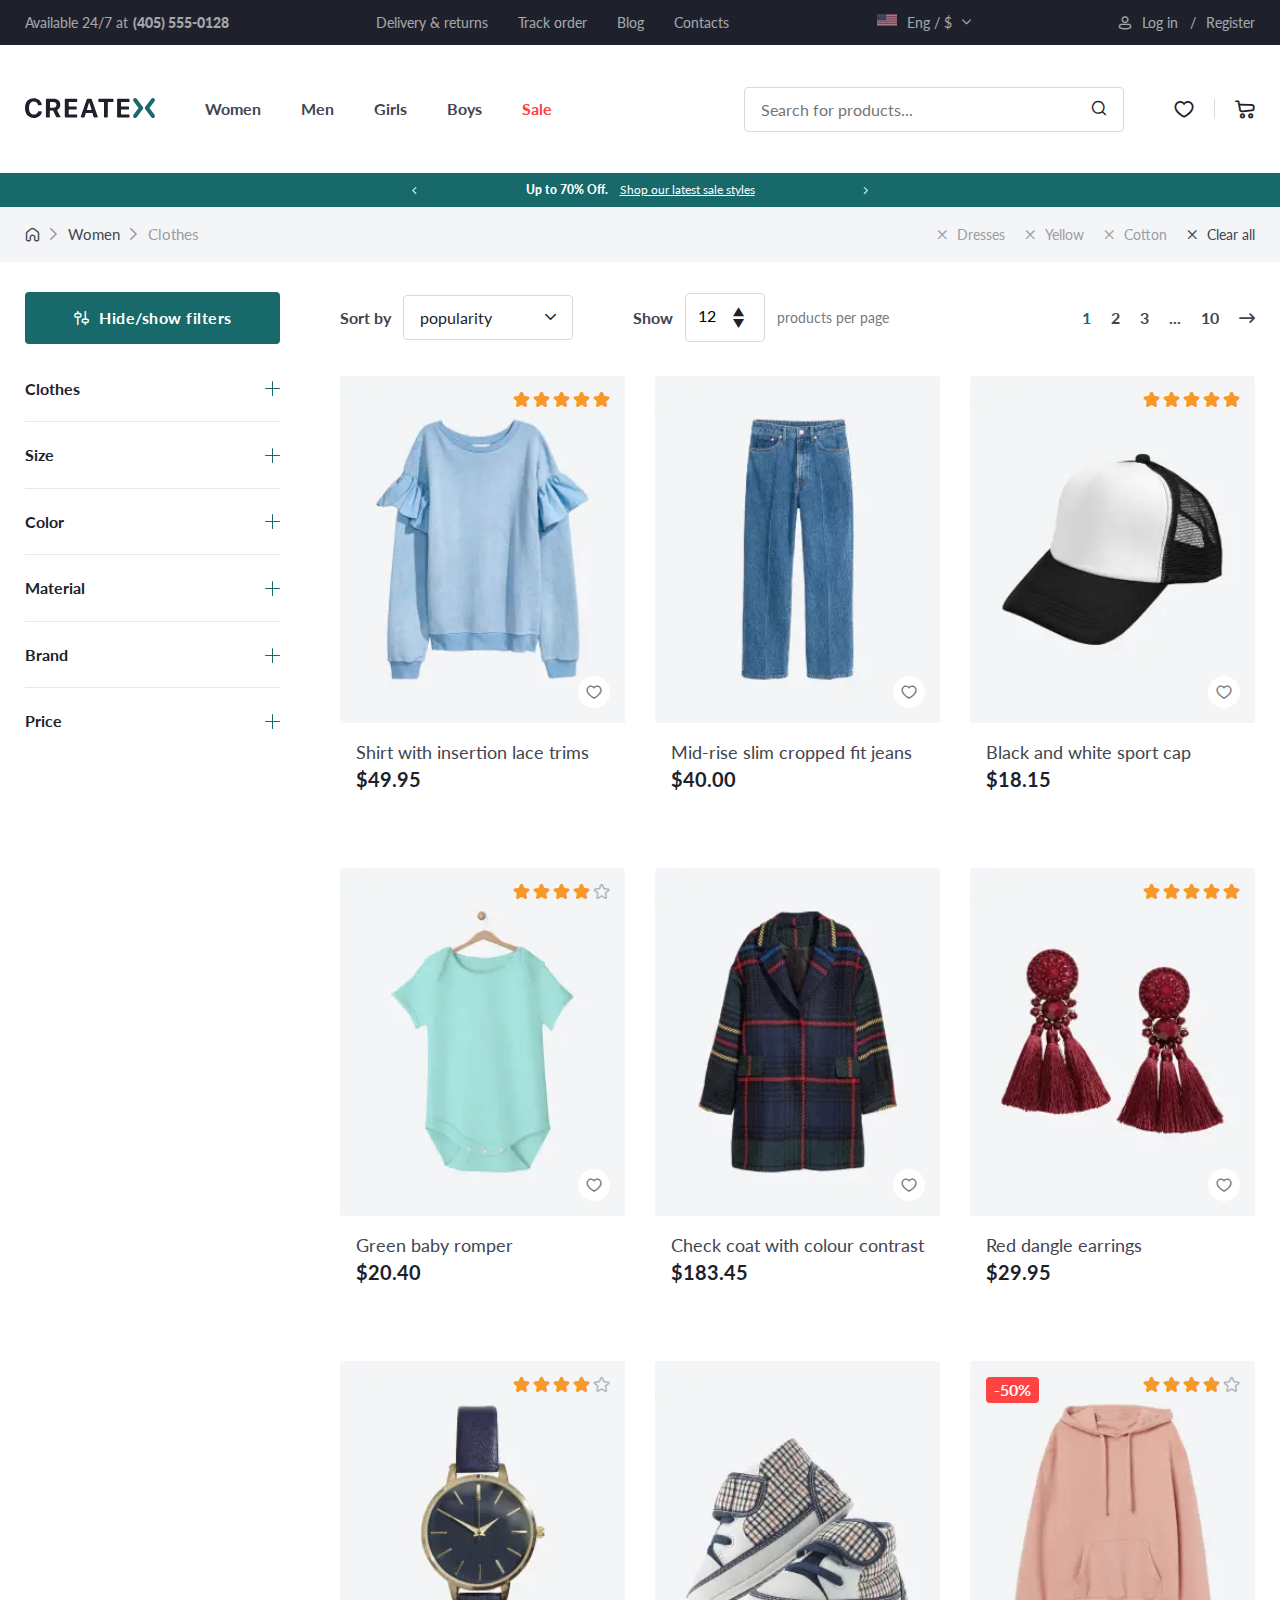
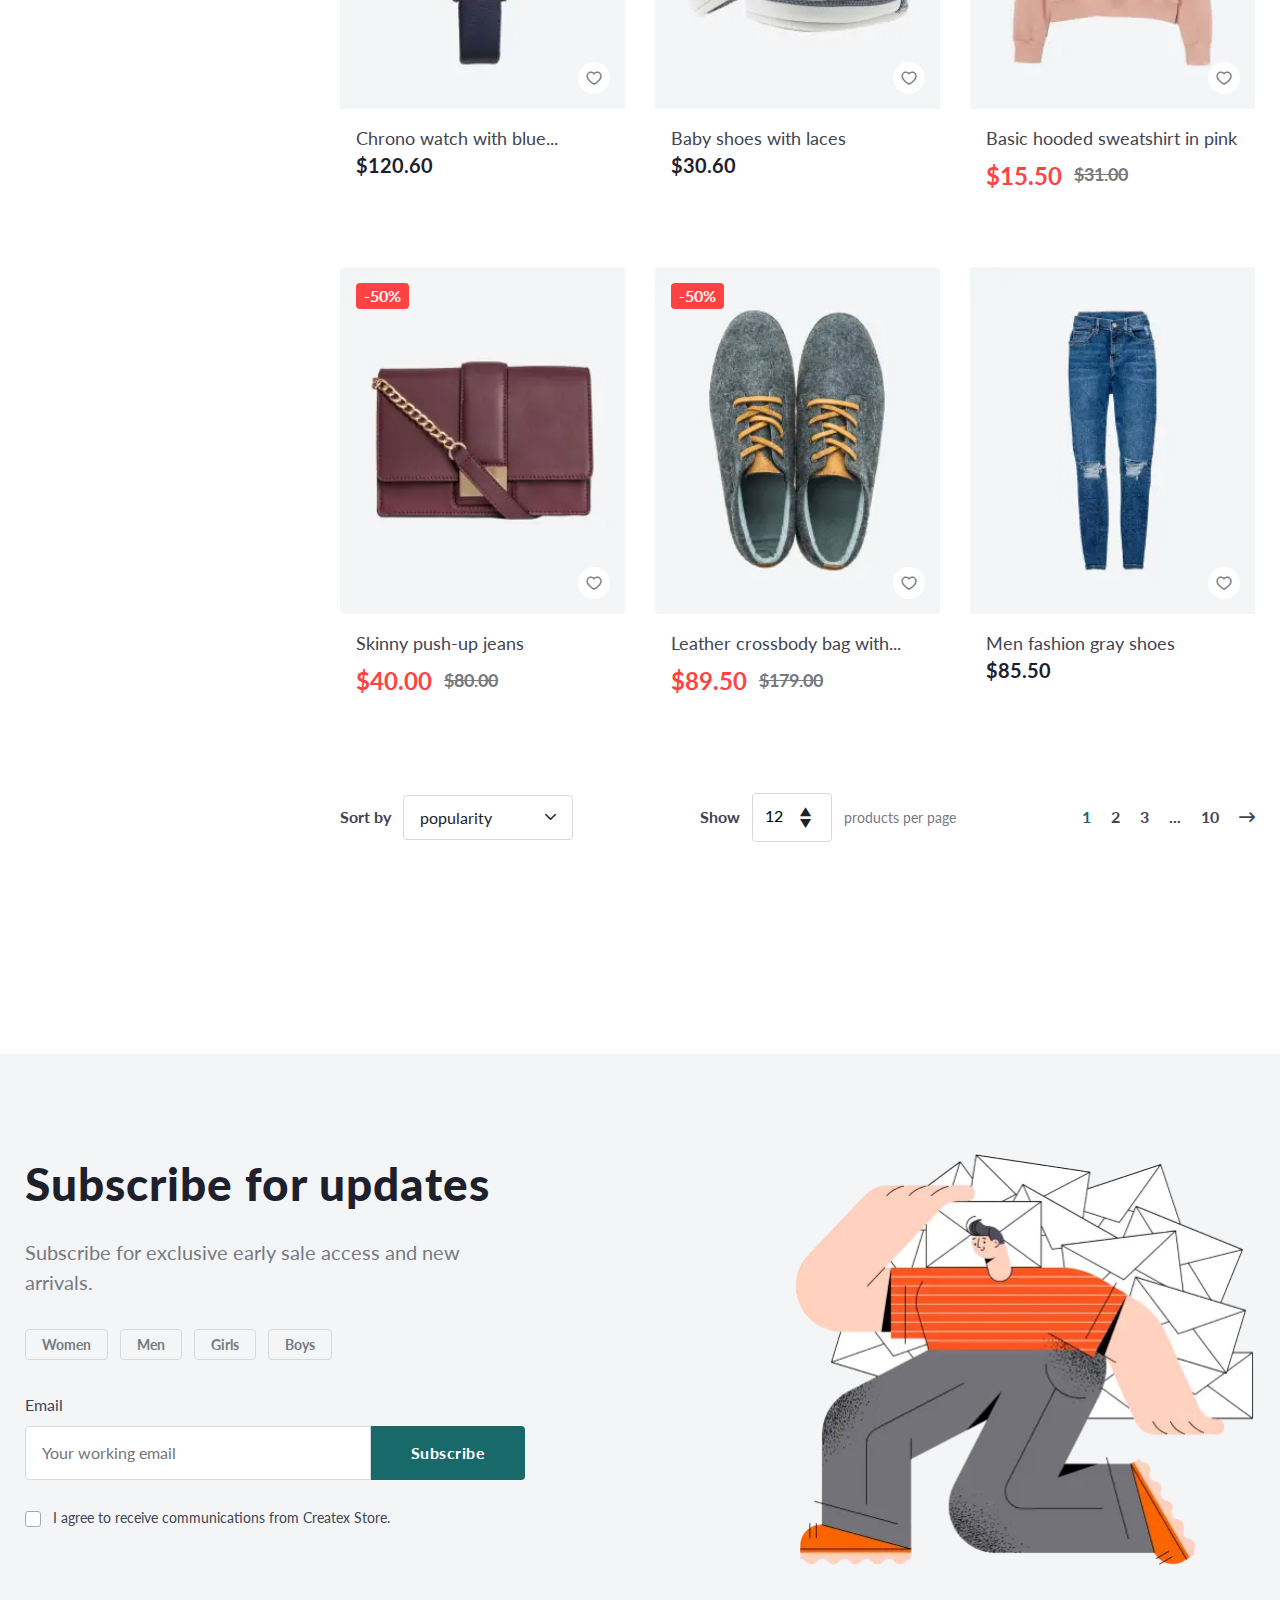
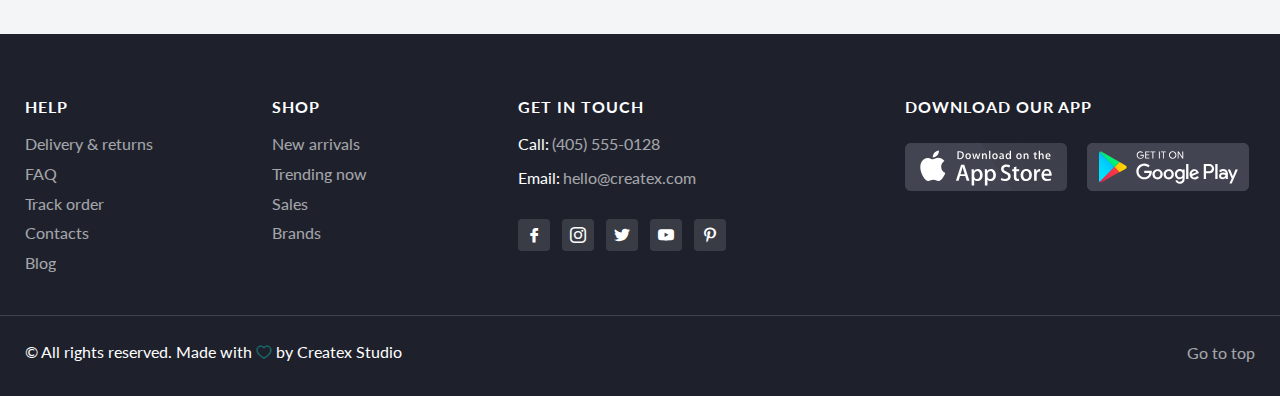
<file: catalog.html>
<!DOCTYPE html>
<html lang="ru">

<head>
	<title>Catalog</title>
	<meta charset="UTF-8" />
	<meta name="format-detection" content="telephone=no" />
	<!-- <style>body{opacity: 0;}</style> -->
	<link rel="stylesheet" href="css/style.css?_v=20230702001403" />
	<link rel="shortcut icon" href="favicon.ico" />
	<!-- <meta name="robots" content="noindex, nofollow"> -->
	<meta name="viewport" content="width=device-width, initial-scale=1.0" />
</head>

<body>
	<div class="wrapper">
		<header class="header">
			<div class="header__top top-header">
				<div class="top-header__container">
					<div class="top-header__phone">
						<p class="top-header__text">Available 24/7 at</p>
						<a href="tel:4055550128" class="top-header__number">(405) 555-0128</a>
					</div>
					<nav class="top-header__menu">
						<ul data-da=".menu-header__list,992," class="top-header__list">
							<li class="top-header__item">
								<a href="dilivery.html">Delivery & returns</a>
							</li>
							<li class="top-header__item">
								<a href="track-order.html">Track order</a>
							</li>
							<li class="top-header__item"><a href="blog.html">Blog</a></li>
							<li class="top-header__item"><a href="contacts.html">Contacts</a></li>
						</ul>
					</nav>
					<div class="top-header__language">
						<div data-da=".menu-header__list,400," data-select class="top-header__select select-header">
							<button data-select-button type="button" class="select-header__button _icon-small-arrow">
								<p>Eng / $</p>
								<div class="top-header__image">
									<picture><source srcset="img/header/flag-usa.webp" type="image/webp"><img src="img/header/flag-usa.jpg" alt="flag" /></picture>
								</div>
							</button>
							<ul class="select-header__list">
								<li class="select-header__item" data-value="cleaner">
									<p>Eng / $</p>
									<div class="top-header__image">
										<picture><source srcset="img/header/flag-usa.webp" type="image/webp"><img src="img/header/flag-usa.jpg" alt="flag" /></picture>
									</div>
								</li>
								<li class="select-header__item" data-value="ru">
									<p>RU, ₽</p>
									<div class="top-header__image">
										<picture><source srcset="img/header/russia-flag.webp" type="image/webp"><img src="img/header/russia-flag.png" alt="flag" /></picture>
									</div>
								</li>
							</ul>
							<input data-select-input type="text" class="select-header__input select-form__input_hidden" value="" />
						</div>
					</div>
					<div class="top-header__join _icon-user">
						<button data-popup="#log-in" type="button" class="top-header__log-in">
							<p>Log in</p>
							&nbsp; /
						</button>
						<button data-popup="#sign-up" type="button" class="top-header__register">
							Register
						</button>
					</div>
				</div>
			</div>
			<div class="header__body body-header">
				<div class="body-header__container">
					<a href="index.html" class="body-header__image">
						<img src="img/header/logo.svg" alt="logo" />
					</a>
					<nav class="body-header__menu menu-header">
						<ul class="menu-header__list">
							<li data-menu-id="1" class="menu-header__item">
								<button type="button" class="menu-header__button">Women</button>
							</li>
							<li data-menu-id="2" class="menu-header__item">
								<button type="button" class="menu-header__button">Men</button>
							</li>
							<li data-menu-id="3" class="menu-header__item">
								<button type="button" class="menu-header__button">Girls</button>
							</li>
							<li data-menu-id="4" class="menu-header__item">
								<button type="button" class="menu-header__button">Boys</button>
							</li>
							<li data-menu-id="5" class="menu-header__item menu-header__item_sale">
								<button type="button" class="menu-header__button">Sale</button>
							</li>
						</ul>
						<div data-submenu="1" class="menu-header__submenu submenu-header">
							<button class="submenu-header__close _icon-arrow">Back</button>
							<div class="submenu-header__container">
								<div class="submenu-header__content">
									<div class="submenu-header__nav nav-submenu">
										<ul class="nav-submenu__list">
											<li class="nav-submenu__item">
												<a href="catalog.html">New collection</a>
											</li>
											<li class="nav-submenu__item">
												<a href="catalog.html">Best Sellers</a>
											</li>
											<li class="nav-submenu__item">
												<a href="catalog.html">Plus Size</a>
											</li>
											<li class="nav-submenu__item nav-submenu__item_sale">
												<a href="catalog.html">Sale up to 70%</a>
											</li>
										</ul>
									</div>
									<div data-spollers="992,max" class="submenu-header__body">
										<div class="submenu-header__clothes">
											<a href="catalog.html" class="submenu-header__title">CLOTHES</a>
											<button data-spoller class="submenu-header__arrow _icon-small-arrow"></button>
											<div class="submenu-header__category">
												<ul class="submenu-header__list">
													<li class="submenu-header__item">
														<a href="catalog.html">Coats</a>
													</li>
													<li class="submenu-header__item">
														<a href="catalog.html">Jackets</a>
													</li>
													<li class="submenu-header__item">
														<a href="catalog.html">Suits</a>
													</li>
													<li class="submenu-header__item">
														<a href="catalog.html">Dresses </a>
													</li>
													<li class="submenu-header__item">
														<a href="catalog.html">Cardigans & sweaters</a>
													</li>
													<li class="submenu-header__item">
														<a href="catalog.html">Sweatshirts & hoodies</a>
													</li>
													<li class="submenu-header__item">
														<a href="catalog.html">T-shirts & tops</a>
													</li>
													<li class="submenu-header__item">
														<a href="catalog.html">Pants</a>
													</li>
													<li class="submenu-header__item">
														<a href="catalog.html">Jeans</a>
													</li>
													<li class="submenu-header__item">
														<a href="catalog.html">Shorts</a>
													</li>
													<li class="submenu-header__item">
														<a href="catalog.html">Skirts</a>
													</li>
													<li class="submenu-header__item">
														<a href="catalog.html">Lingerie & nightwear</a>
													</li>
													<li class="submenu-header__item">
														<a href="catalog.html">Sportswear</a>
													</li>
													<li class="submenu-header__item">
														<a href="catalog.html">Swimwear</a>
													</li>
												</ul>
											</div>
										</div>
									</div>
									<div data-spollers="992,max" class="submenu-header__body">
										<div class="submenu-header__clothes">
											<a href="catalog.html" class="submenu-header__title">SHOES</a>
											<button data-spoller class="submenu-header__arrow _icon-small-arrow"></button>
											<div class="submenu-header__category">
												<ul class="submenu-header__list">
													<li class="submenu-header__item">
														<a href="catalog.html">Boots</a>
													</li>
													<li class="submenu-header__item">
														<a href="catalog.html">Flat shoes</a>
													</li>
													<li class="submenu-header__item">
														<a href="catalog.html">Heels</a>
													</li>
													<li class="submenu-header__item">
														<a href="catalog.html">Sandals </a>
													</li>
													<li class="submenu-header__item">
														<a href="catalog.html">Mules</a>
													</li>
													<li class="submenu-header__item">
														<a href="catalog.html">Sliders</a>
													</li>
													<li class="submenu-header__item">
														<a href="catalog.html">Slippers</a>
													</li>
													<li class="submenu-header__item">
														<a href="catalog.html">Sneakers</a>
													</li>
													<li class="submenu-header__item">
														<a href="#">Leather</a>
													</li>
												</ul>
											</div>
										</div>
									</div>
									<div data-spollers="992,max" class="submenu-header__body">
										<div class="submenu-header__clothes">
											<a href="catalog.html" class="submenu-header__title">ACCESSORIES</a>
											<button data-spoller class="submenu-header__arrow _icon-small-arrow"></button>
											<div class="submenu-header__category">
												<ul class="submenu-header__list">
													<li class="submenu-header__item">
														<a href="catalog.html">Bags & bagpacks</a>
													</li>
													<li class="submenu-header__item">
														<a href="catalog.html">Hats & scarves</a>
													</li>
													<li class="submenu-header__item">
														<a href="catalog.html">Hair accessories</a>
													</li>
													<li class="submenu-header__item">
														<a href="catalog.html">Belts </a>
													</li>
													<li class="submenu-header__item">
														<a href="catalog.html">Jewellery</a>
													</li>
													<li class="submenu-header__item">
														<a href="catalog.html">Watches</a>
													</li>
													<li class="submenu-header__item">
														<a href="catalog.html">Sunglasses</a>
													</li>
													<li class="submenu-header__item">
														<a href="catalog.html">Purses</a>
													</li>
													<li class="submenu-header__item">
														<a href="catalog.html">Gloves</a>
													</li>
													<li class="submenu-header__item">
														<a href="catalog.html">Socks & tights</a>
													</li>
												</ul>
											</div>
										</div>
									</div>
								</div>
								<div class="submenu-header__offers offers-submenu">
									<div class="offers-submenu__image offers-submenu__image-ibg">
										<picture><source srcset="img/header/back-to-school.webp" type="image/webp"><img src="img/header/back-to-school.jpg" alt="back-to-school" /></picture>
									</div>
									<h4 class="offers-submenu__title">
										Back to school. Sale up to 50%
									</h4>
									<a href="" class="offers-submenu__button _button-border _icon-arrow">See offers</a>
								</div>
							</div>
						</div>
						<div data-submenu="2" class="menu-header__submenu submenu-header">
							<button class="submenu-header__close _icon-arrow">Back</button>
							<div class="submenu-header__container">
								<div class="submenu-header__content">
									<div class="submenu-header__nav nav-submenu">
										<ul class="nav-submenu__list">
											<li class="nav-submenu__item">
												<a href="catalog.html">New collection</a>
											</li>
											<li class="nav-submenu__item">
												<a href="catalog.html">Best Sellers</a>
											</li>
											<li class="nav-submenu__item">
												<a href="catalog.html">Plus Size</a>
											</li>
											<li class="nav-submenu__item nav-submenu__item_sale">
												<a href="catalog.html">Sale up to 70%</a>
											</li>
										</ul>
									</div>

									<div data-spollers="992,max" class="submenu-header__body">
										<div class="submenu-header__clothes">
											<a href="catalog.html" class="submenu-header__title">SHOES</a>
											<button data-spoller class="submenu-header__arrow _icon-small-arrow"></button>
											<div class="submenu-header__category">
												<ul class="submenu-header__list">
													<li class="submenu-header__item">
														<a href="catalog.html">Boots</a>
													</li>
													<li class="submenu-header__item">
														<a href="catalog.html">Flat shoes</a>
													</li>
													<li class="submenu-header__item">
														<a href="catalog.html">Heels</a>
													</li>
													<li class="submenu-header__item">
														<a href="catalog.html">Sandals </a>
													</li>
													<li class="submenu-header__item">
														<a href="catalog.html">Mules</a>
													</li>
													<li class="submenu-header__item">
														<a href="catalog.html">Sliders</a>
													</li>
													<li class="submenu-header__item">
														<a href="catalog.html">Slippers</a>
													</li>
													<li class="submenu-header__item">
														<a href="catalog.html">Sneakers</a>
													</li>
													<li class="submenu-header__item">
														<a href="catalog.html">Leather</a>
													</li>
												</ul>
											</div>
										</div>
									</div>
									<div data-spollers="992,max" class="submenu-header__body">
										<div class="submenu-header__clothes">
											<a href="catalog.html" class="submenu-header__title">ACCESSORIES</a>
											<button data-spoller class="submenu-header__arrow _icon-small-arrow"></button>
											<div class="submenu-header__category">
												<ul class="submenu-header__list">
													<li class="submenu-header__item">
														<a href="catalog.html">Bags & bagpacks</a>
													</li>
													<li class="submenu-header__item">
														<a href="catalog.html">Hats & scarves</a>
													</li>
													<li class="submenu-header__item">
														<a href="catalog.html">Hair accessories</a>
													</li>
													<li class="submenu-header__item">
														<a href="catalog.html">Belts </a>
													</li>
													<li class="submenu-header__item">
														<a href="catalog.html">Jewellery</a>
													</li>
													<li class="submenu-header__item">
														<a href="catalog.html">Watches</a>
													</li>
													<li class="submenu-header__item">
														<a href="catalog.html">Sunglasses</a>
													</li>
													<li class="submenu-header__item">
														<a href="catalog.html">Purses</a>
													</li>
													<li class="submenu-header__item">
														<a href="catalog.html">Gloves</a>
													</li>
													<li class="submenu-header__item">
														<a href="catalog.html">Socks & tights</a>
													</li>
												</ul>
											</div>
										</div>
									</div>
								</div>
								<div class="submenu-header__offers offers-submenu">
									<div class="offers-submenu__image offers-submenu__image-ibg">
										<picture><source srcset="img/header/back-to-school.webp" type="image/webp"><img src="img/header/back-to-school.jpg" alt="back-to-school" /></picture>
									</div>
									<h4 class="offers-submenu__title">
										Back to school. Sale up to 50%
									</h4>
									<a href="" class="offers-submenu__button _button-border _icon-arrow">See offers</a>
								</div>
							</div>
						</div>
						<div data-submenu="3" class="menu-header__submenu submenu-header">
							<button class="submenu-header__close _icon-arrow">Back</button>
							<div class="submenu-header__container">
								<div class="submenu-header__content">
									<div class="submenu-header__nav nav-submenu">
										<ul class="nav-submenu__list">
											<li class="nav-submenu__item">
												<a href="catalog.html">New collection</a>
											</li>
											<li class="nav-submenu__item">
												<a href="catalog.html">Best Sellers</a>
											</li>
											<li class="nav-submenu__item">
												<a href="catalog.html">Plus Size</a>
											</li>
											<li class="nav-submenu__item nav-submenu__item_sale">
												<a href="catalog.html">Sale up to 70%</a>
											</li>
										</ul>
									</div>
									<div data-spollers="992,max" class="submenu-header__body">
										<div class="submenu-header__clothes">
											<a href="catalog.html" class="submenu-header__title">CLOTHES</a>
											<button data-spoller class="submenu-header__arrow _icon-small-arrow"></button>
											<div class="submenu-header__category">
												<ul class="submenu-header__list">
													<li class="submenu-header__item">
														<a href="catalog.html">Coats</a>
													</li>
													<li class="submenu-header__item">
														<a href="catalog.html">Jackets</a>
													</li>
													<li class="submenu-header__item">
														<a href="catalog.html">Suits</a>
													</li>
													<li class="submenu-header__item">
														<a href="catalog.html">Dresses </a>
													</li>
													<li class="submenu-header__item">
														<a href="catalog.html">Cardigans & sweaters</a>
													</li>
													<li class="submenu-header__item">
														<a href="catalog.html">Sweatshirts & hoodies</a>
													</li>
													<li class="submenu-header__item">
														<a href="catalog.html">T-shirts & tops</a>
													</li>
													<li class="submenu-header__item">
														<a href="catalog.html">Pants</a>
													</li>
													<li class="submenu-header__item">
														<a href="catalog.html">Jeans</a>
													</li>
													<li class="submenu-header__item">
														<a href="catalog.html">Shorts</a>
													</li>
													<li class="submenu-header__item">
														<a href="catalog.html">Skirts</a>
													</li>
													<li class="submenu-header__item">
														<a href="catalog.html">Lingerie & nightwear</a>
													</li>
													<li class="submenu-header__item">
														<a href="catalog.html">Sportswear</a>
													</li>
													<li class="submenu-header__item">
														<a href="catalog.html">Swimwear</a>
													</li>
												</ul>
											</div>
										</div>
									</div>

									<div data-spollers="992,max" class="submenu-header__body">
										<div class="submenu-header__clothes">
											<a href="catalog.html" class="submenu-header__title">ACCESSORIES</a>
											<button data-spoller class="submenu-header__arrow _icon-small-arrow"></button>
											<div class="submenu-header__category">
												<ul class="submenu-header__list">
													<li class="submenu-header__item">
														<a href="catalog.html">Bags & bagpacks</a>
													</li>
													<li class="submenu-header__item">
														<a href="catalog.html">Hats & scarves</a>
													</li>
													<li class="submenu-header__item">
														<a href="catalog.html">Hair accessories</a>
													</li>
													<li class="submenu-header__item">
														<a href="catalog.html">Belts </a>
													</li>
													<li class="submenu-header__item">
														<a href="catalog.html">Jewellery</a>
													</li>
													<li class="submenu-header__item">
														<a href="catalog.html">Watches</a>
													</li>
													<li class="submenu-header__item">
														<a href="catalog.html">Sunglasses</a>
													</li>
													<li class="submenu-header__item">
														<a href="catalog.html">Purses</a>
													</li>
													<li class="submenu-header__item">
														<a href="catalog.html">Gloves</a>
													</li>
													<li class="submenu-header__item">
														<a href="catalog.html">Socks & tights</a>
													</li>
												</ul>
											</div>
										</div>
									</div>
								</div>
								<div class="submenu-header__offers offers-submenu">
									<div class="offers-submenu__image offers-submenu__image-ibg">
										<picture><source srcset="img/header/back-to-school.webp" type="image/webp"><img src="img/header/back-to-school.jpg" alt="back-to-school" /></picture>
									</div>
									<h4 class="offers-submenu__title">
										Back to school. Sale up to 50%
									</h4>
									<a href="" class="offers-submenu__button _button-border _icon-arrow">See offers</a>
								</div>
							</div>
						</div>
						<div data-submenu="4" class="menu-header__submenu submenu-header">
							<button class="submenu-header__close _icon-arrow">Back</button>
							<div class="submenu-header__container">
								<div class="submenu-header__content">
									<div class="submenu-header__nav nav-submenu">
										<ul class="nav-submenu__list">
											<li class="nav-submenu__item">
												<a href="catalog.html">New collection</a>
											</li>
											<li class="nav-submenu__item">
												<a href="catalog.html">Best Sellers</a>
											</li>
											<li class="nav-submenu__item">
												<a href="catalog.html">Plus Size</a>
											</li>
											<li class="nav-submenu__item nav-submenu__item_sale">
												<a href="catalog.html">Sale up to 70%</a>
											</li>
										</ul>
									</div>
									<div data-spollers="992,max" class="submenu-header__body">
										<div class="submenu-header__clothes">
											<a href="catalog.html" class="submenu-header__title">CLOTHES</a>
											<button data-spoller class="submenu-header__arrow _icon-small-arrow"></button>
											<div class="submenu-header__category">
												<ul class="submenu-header__list">
													<li class="submenu-header__item">
														<a href="catalog.html">Coats</a>
													</li>
													<li class="submenu-header__item">
														<a href="catalog.html">Jackets</a>
													</li>
													<li class="submenu-header__item">
														<a href="catalog.html">Suits</a>
													</li>
													<li class="submenu-header__item">
														<a href="catalog.html">Dresses </a>
													</li>
													<li class="submenu-header__item">
														<a href="catalog.html">Cardigans & sweaters</a>
													</li>
													<li class="submenu-header__item">
														<a href="catalog.html">Sweatshirts & hoodies</a>
													</li>
													<li class="submenu-header__item">
														<a href="catalog.html">T-shirts & tops</a>
													</li>
													<li class="submenu-header__item">
														<a href="catalog.html">Pants</a>
													</li>
													<li class="submenu-header__item">
														<a href="catalog.html">Jeans</a>
													</li>
													<li class="submenu-header__item">
														<a href="catalog.html">Shorts</a>
													</li>
													<li class="submenu-header__item">
														<a href="catalog.html">Skirts</a>
													</li>
													<li class="submenu-header__item">
														<a href="catalog.html">Lingerie & nightwear</a>
													</li>
													<li class="submenu-header__item">
														<a href="catalog.html">Sportswear</a>
													</li>
													<li class="submenu-header__item">
														<a href="catalog.html">Swimwear</a>
													</li>
												</ul>
											</div>
										</div>
									</div>
									<div data-spollers="992,max" class="submenu-header__body">
										<div class="submenu-header__clothes">
											<a href="catalog.html" class="submenu-header__title">SHOES</a>
											<button data-spoller class="submenu-header__arrow _icon-small-arrow"></button>
											<div class="submenu-header__category">
												<ul class="submenu-header__list">
													<li class="submenu-header__item">
														<a href="catalog.html">Boots</a>
													</li>
													<li class="submenu-header__item">
														<a href="catalog.html">Flat shoes</a>
													</li>
													<li class="submenu-header__item">
														<a href="catalog.html">Heels</a>
													</li>
													<li class="submenu-header__item">
														<a href="catalog.html">Sandals </a>
													</li>
													<li class="submenu-header__item">
														<a href="catalog.html">Mules</a>
													</li>
													<li class="submenu-header__item">
														<a href="catalog.html">Sliders</a>
													</li>
													<li class="submenu-header__item">
														<a href="catalog.html">Slippers</a>
													</li>
													<li class="submenu-header__item">
														<a href="catalog.html">Sneakers</a>
													</li>
													<li class="submenu-header__item">
														<a href="catalog.html">Leather</a>
													</li>
												</ul>
											</div>
										</div>
									</div>
								</div>
								<div class="submenu-header__offers offers-submenu">
									<div class="offers-submenu__image offers-submenu__image-ibg">
										<picture><source srcset="img/header/back-to-school.webp" type="image/webp"><img src="img/header/back-to-school.jpg" alt="back-to-school" /></picture>
									</div>
									<h4 class="offers-submenu__title">
										Back to school. Sale up to 50%
									</h4>
									<a href="" class="offers-submenu__button _button-border _icon-arrow">See offers</a>
								</div>
							</div>
						</div>
						<div data-submenu="5" class="menu-header__submenu submenu-header">
							<button class="submenu-header__close _icon-arrow">Back</button>
							<div class="submenu-header__container">
								<div class="submenu-header__content">
									<div class="submenu-header__nav nav-submenu">
										<ul class="nav-submenu__list">
											<li class="nav-submenu__item">
												<a href="catalog.html">New collection</a>
											</li>
											<li class="nav-submenu__item">
												<a href="catalog.html">Best Sellers</a>
											</li>
											<li class="nav-submenu__item">
												<a href="catalog.html">Plus Size</a>
											</li>
											<li class="nav-submenu__item nav-submenu__item_sale">
												<a href="catalog.html">Sale up to 70%</a>
											</li>
										</ul>
									</div>

									<div data-spollers="992,max" class="submenu-header__body">
										<div class="submenu-header__clothes">
											<a href="catalog.html" class="submenu-header__title">ACCESSORIES</a>
											<button data-spoller class="submenu-header__arrow _icon-small-arrow"></button>
											<div class="submenu-header__category">
												<ul class="submenu-header__list">
													<li class="submenu-header__item">
														<a href="catalog.html">Bags & bagpacks</a>
													</li>
													<li class="submenu-header__item">
														<a href="catalog.html">Hats & scarves</a>
													</li>
													<li class="submenu-header__item">
														<a href="catalog.html">Hair accessories</a>
													</li>
													<li class="submenu-header__item">
														<a href="catalog.html">Belts </a>
													</li>
													<li class="submenu-header__item">
														<a href="catalog.html">Jewellery</a>
													</li>
													<li class="submenu-header__item">
														<a href="catalog.html">Watches</a>
													</li>
													<li class="submenu-header__item">
														<a href="catalog.html">Sunglasses</a>
													</li>
													<li class="submenu-header__item">
														<a href="catalog.html">Purses</a>
													</li>
													<li class="submenu-header__item">
														<a href="catalog.html">Gloves</a>
													</li>
													<li class="submenu-header__item">
														<a href="catalog.html">Socks & tights</a>
													</li>
												</ul>
											</div>
										</div>
									</div>
								</div>
								<div class="submenu-header__offers offers-submenu">
									<div class="offers-submenu__image offers-submenu__image-ibg">
										<picture><source srcset="img/header/back-to-school.webp" type="image/webp"><img src="img/header/back-to-school.jpg" alt="back-to-school" /></picture>
									</div>
									<h4 class="offers-submenu__title">
										Back to school. Sale up to 50%
									</h4>
									<a href="" class="offers-submenu__button _button-border _icon-arrow">See offers</a>
								</div>
							</div>
						</div>
					</nav>
					<div class="body-header__search search-header">
						<button type="button" class="search-header__icon _icon-search"></button>
						<form action="#" class="search-header__form _icon-search">
							<input autocomplete="off" type="text" name="form[]" data-error="Ошибка" placeholder="Search for products..." class="search-header__input" />
						</form>
					</div>
					<div class="body-header__purchase purchase">
						<a href="wishlist.html" type="button" class="purchase__favourite _icon-favourite"></a>
						<button type="button" class="purchase__cart cart-purchase _icon-cart"></button>
					</div>
					<div class="icon-menu"><span></span></div>
				</div>
			</div>
			<div class="header__promo promo-header">
				<div class="promo-header__container">
					<div class="promo-header__slider swiper">
						<div class="promo-header__wrapper swiper-wrapper">
							<div class="promo-header__slide swiper-slide">
								<p>Up to 70% Off.</p>
								<a href="#">Shop our latest sale styles</a>
							</div>
							<div class="promo-header__slide swiper-slide">
								<p>Up to 70% Off.</p>
								<a href="#">Shop our latest sale styles</a>
							</div>
						</div>
						<button type="button" class="promo-header__button promo-header__button_prev _icon-small-arrow"></button>
						<button type="button" class="promo-header__button promo-header__button_next _icon-small-arrow"></button>
					</div>
				</div>
			</div>
		</header>
		<!-- <div class="cart-purchase__wrapper">
  <div class="cart-purchase__menu">
    <h3 class="cart-purchase__title">Your cart (<span>0</span>)</h3>
    <div class="cart-purchase__close _icon-close"></div>
    <div class="cart-purchase__body body-cart"></div>
    <div class="cart-purchase__bottom bottom-cart">
      <div class="bottom-cart__text">
        <p class="bottom-cart__total">Subtotal:</p>
        <p class="bottom-cart__price">$0</p>
      </div>
      <a type="button" href="checkout.html" class="bottom-cart__button _button"
        >Checkout</a
      >
    </div>
  </div>
</div> -->

		<main class="page">
			<div class="page__top top-page">
				<div class="top-page__container">
					<nav class="top-page__breadcrumbs breadcrumbs">
						<ul class="breadcrumbs__list">
							<li class="breadcrumbs__item">
								<a class="_icon-home" href="index.html"></a>
							</li>
							<li class="breadcrumbs__item">
								<a href="#">Women</a>
							</li>
							<li class="breadcrumbs__item">
								<a href="#">Clothes</a>
							</li>
						</ul>
					</nav>
					<ul class="top-page__filters">
						<li class="top-page__filter _icon-close">Dresses</li>
						<li class="top-page__filter _icon-close">Yellow</li>
						<li class="top-page__filter _icon-close">Cotton</li>
						<li class="top-page__filter top-page__filter_all _icon-close">
							Clear all
						</li>
					</ul>
				</div>
			</div>

			<section class="page__catalog catalog">
				<div class="catalog__container">
					<div class="catalog__top top-catalog">
						<button type="button" class="top-catalog__button _button _icon-filter">
							Hide/show filters
						</button>
						<div class="top-catalog__item top-catalog__sort">
							<h3 class="top-catalog__title">Sort by</h3>
							<div data-select="" class="top-catalog__select select-catalog select-similar">
								<button type="button" data-select-button="" class="select-catalog__button _icon-small-arrow">
									popularity
								</button>
								<ul class="select-catalog__list">
									<li class="select-catalog__item select-similar__item" data-value="popularity">
										popularity
									</li>
									<li class="select-catalog__item select-similar__item" data-value="cheaper">
										cheaper
									</li>
									<li class="select-catalog__item select-similar__item" data-value="expensive">
										expensive
									</li>
								</ul>
								<input data-select-input type="text" class="select-catalog__input select-form__input_hidden" value="popularity" />
							</div>
						</div>
						<div class="top-catalog__item top-catalog__show">
							<h3 class="top-catalog__title">Show</h3>
							<div class="top-catalog__quantity quantity-catalog">
								<input autocomplete="off" type="number" name="form[]" data-error="Ошибка" placeholder="" class="quantity-catalog__input" value="12" />
								<div class="quantity-catalog__button quantity-catalog__more _icon-fill-arrow"></div>
								<div class="quantity-catalog__button quantity-catalog__less _icon-fill-arrow"></div>
							</div>
							<p class="top-catalog__text">products per page</p>
						</div>
						<div class="top-catalog__pagging pagging-catalog">
							<ul class="pagging-catalog__list">
								<li class="pagging-catalog__item _icon-arrow _disabled">
									<a href="#"></a>
								</li>
								<li class="pagging-catalog__item pagging-catalog__item_active">
									<a href="#">1</a>
								</li>
								<li class="pagging-catalog__item">
									<a href="#">2</a>
								</li>
								<li class="pagging-catalog__item">
									<a href="#">3</a>
								</li>
								<li class="pagging-catalog__item">
									<a>...</a>
								</li>
								<li class="pagging-catalog__item">
									<a href="#">10</a>
								</li>
								<li class="pagging-catalog__item _icon-arrow">
									<a href="#"></a>
								</li>
							</ul>
						</div>
					</div>
					<div class="catalog__body body-catalog">
						<div data-da=".top-catalog,800,1" data-spollers class="body-catalog__filter filter-catalog">
							<div class="filter-catalog__item">
								<button type="button" data-spoller class="filter-catalog__title">
									Clothes
								</button>
								<div class="filter-catalog__body body-filter">
									<div class="body-filter__search _icon-search">
										<input autocomplete="off" type="text" name="form[]" data-error="Ошибка" placeholder="Search the clothes type" class="body-filter__input" />
									</div>
									<div data-simplebar data-simplebar-auto-hide="false" scrollbarMinSize="3" scrollbarMaxSize="3" class="body-filter__checkboxes">
										<div class="body-filter__check checkbox">
											<input id="coats" type="checkbox" class="body-filter__checkbox checkbox__input" />
											<label for="coats" class="body-filter__label checkbox__label">Coats <span>(16)</span>
											</label>
										</div>
										<div class="body-filter__check checkbox">
											<input id="Jackets" type="checkbox" class="body-filter__checkbox checkbox__input" />
											<label for="Jackets" class="body-filter__label checkbox__label">Jackets <span>(12)</span>
											</label>
										</div>
										<div class="body-filter__check checkbox">
											<input id="Suits" type="checkbox" class="body-filter__checkbox checkbox__input" />
											<label for="Suits" class="body-filter__label checkbox__label">Suits <span>(5)</span>
											</label>
										</div>
										<div class="body-filter__check checkbox">
											<input id="Dresses" type="checkbox" class="body-filter__checkbox checkbox__input" />
											<label for="Dresses" class="body-filter__label checkbox__label">Dresses <span>(11)</span>
											</label>
										</div>
										<div class="body-filter__check checkbox">
											<input id="sweaters" type="checkbox" class="body-filter__checkbox checkbox__input" />
											<label for="sweaters" class="body-filter__label checkbox__label">Cardigans & sweaters <span>(18)</span>
											</label>
										</div>
										<div class="body-filter__check checkbox">
											<input id="hoodie" type="checkbox" class="body-filter__checkbox checkbox__input" />
											<label for="hoodie" class="body-filter__label checkbox__label">Sweatshirts & hoodies <span>(21)</span>
											</label>
										</div>
										<div class="body-filter__check checkbox">
											<input id="coats2" type="checkbox" class="body-filter__checkbox checkbox__input" />
											<label for="coats2" class="body-filter__label checkbox__label">Coats <span>(16)</span>
											</label>
										</div>
										<div class="body-filter__check checkbox">
											<input id="coats3" type="checkbox" class="body-filter__checkbox checkbox__input" />
											<label for="coats3" class="body-filter__label checkbox__label">Coats <span>(16)</span>
											</label>
										</div>
									</div>
								</div>
							</div>
							<div class="filter-catalog__item">
								<button type="button" data-spoller class="filter-catalog__title">
									Size
								</button>
								<div class="filter-catalog__body body-filter">
									<div class="body-filter__checkboxes">
										<div class="body-filter__check checkbox">
											<input id="XS" type="checkbox" class="body-filter__checkbox checkbox__input" />
											<label for="XS" class="body-filter__label checkbox__label">XS <span>(16)</span>
											</label>
										</div>
										<div class="body-filter__check checkbox">
											<input id="S" type="checkbox" class="body-filter__checkbox checkbox__input" />
											<label for="S" class="body-filter__label checkbox__label">S <span>(12)</span>
											</label>
										</div>
										<div class="body-filter__check checkbox">
											<input id="M" type="checkbox" class="body-filter__checkbox checkbox__input" />
											<label for="M" class="body-filter__label checkbox__label">M <span>(5)</span>
											</label>
										</div>
										<div class="body-filter__check checkbox">
											<input id="L" type="checkbox" class="body-filter__checkbox checkbox__input" />
											<label for="L" class="body-filter__label checkbox__label">L <span>(11)</span>
											</label>
										</div>
										<div class="body-filter__check checkbox">
											<input id="XL" type="checkbox" class="body-filter__checkbox checkbox__input" />
											<label for="XL" class="body-filter__label checkbox__label">XL <span>(18)</span>
											</label>
										</div>
										<div class="body-filter__check checkbox">
											<input id="Plus Size" type="checkbox" class="body-filter__checkbox checkbox__input" />
											<label for="Plus Size" class="body-filter__label checkbox__label">Plus Size<span>(4)</span>
											</label>
										</div>
									</div>
								</div>
							</div>
							<div class="filter-catalog__item">
								<button type="button" data-spoller class="filter-catalog__title">
									Color
								</button>
								<div class="filter-catalog__body body-filter">
									<div data-simplebar data-simplebar-auto-hide="false" class="body-filter__checkboxes body-filter__checkboxes_circle">
										<div class="body-filter__check checkbox-circle">
											<input id="filter-black" type="checkbox" class="body-filter__checkbox checkbox-circle__input" />
											<label for="filter-black" class="body-filter__label checkbox-circle__label checkbox-circle__label_black">Black
											</label>
										</div>
										<div class="body-filter__check checkbox-circle">
											<input id="filter-blue-gray" type="checkbox" class="body-filter__checkbox checkbox-circle__input" />
											<label for="filter-blue-gray" class="body-filter__label checkbox-circle__label checkbox-circle__label_blue-gray">Blue-gray
											</label>
										</div>
										<div class="body-filter__check checkbox-circle">
											<input id="filter-yellow" type="checkbox" class="body-filter__checkbox checkbox-circle__input" />
											<label for="filter-yellow" class="body-filter__label checkbox-circle__label checkbox-circle__label_yellow">Yellow
											</label>
										</div>
										<div class="body-filter__check checkbox-circle">
											<input id="filter-red" type="checkbox" class="body-filter__checkbox checkbox-circle__input" />
											<label for="filter-red" class="body-filter__label checkbox-circle__label checkbox-circle__label_red">Red
											</label>
										</div>
										<div class="body-filter__check checkbox-circle">
											<input id="filter-dark-blue" type="checkbox" class="body-filter__checkbox checkbox-circle__input" />
											<label for="filter-dark-blue" class="body-filter__label checkbox-circle__label checkbox-circle__label_dark-blue">Dark blue
											</label>
										</div>
										<div class="body-filter__check checkbox-circle">
											<input id="filter-beige" type="checkbox" class="body-filter__checkbox checkbox-circle__input" />
											<label for="filter-beige" class="body-filter__label checkbox-circle__label checkbox-circle__label_beige">Beige
											</label>
										</div>
										<div class="body-filter__check checkbox-circle">
											<input id="filter-brown" type="checkbox" class="body-filter__checkbox checkbox-circle__input" />
											<label for="filter-brown" class="body-filter__label checkbox-circle__label checkbox-circle__label_brown">Brown
											</label>
										</div>
										<div class="body-filter__check checkbox-circle">
											<input id="filter-gray" type="checkbox" class="body-filter__checkbox checkbox-circle__input" />
											<label for="filter-gray" class="body-filter__label checkbox-circle__label checkbox-circle__label_gray">Gray
											</label>
										</div>
										<div class="body-filter__check checkbox-circle">
											<input id="filter-purple" type="checkbox" class="body-filter__checkbox checkbox-circle__input" />
											<label for="filter-purple" class="body-filter__label checkbox-circle__label checkbox-circle__label_purple">Purple
											</label>
										</div>
										<div class="body-filter__check checkbox-circle">
											<input id="filter-green" type="checkbox" class="body-filter__checkbox checkbox-circle__input" />
											<label for="filter-green" class="body-filter__label checkbox-circle__label checkbox-circle__label_green">Green
											</label>
										</div>
										<div class="body-filter__check checkbox-circle">
											<input id="filter-orange" type="checkbox" class="body-filter__checkbox checkbox-circle__input" />
											<label for="filter-orange" class="body-filter__label checkbox-circle__label checkbox-circle__label_orange">Orange
											</label>
										</div>
										<div class="body-filter__check checkbox-circle">
											<input id="filter-white" type="checkbox" class="body-filter__checkbox checkbox-circle__input" />
											<label for="filter-white" class="body-filter__label checkbox-circle__label checkbox-circle__label_white">White
											</label>
										</div>
										<div class="body-filter__check checkbox-circle">
											<input id="filter-pink" type="checkbox" class="body-filter__checkbox checkbox-circle__input" />
											<label for="filter-pink" class="body-filter__label checkbox-circle__label checkbox-circle__label_pink">Pink
											</label>
										</div>
										<div class="body-filter__check checkbox-circle">
											<input id="filter-fuchsia" type="checkbox" class="body-filter__checkbox checkbox-circle__input" />
											<label for="filter-fuchsia" class="body-filter__label checkbox-circle__label checkbox-circle__label_fuchsia">Fuchsia
											</label>
										</div>
										<div class="body-filter__check checkbox-circle">
											<input id="filter-grey-red" type="checkbox" class="body-filter__checkbox checkbox-circle__input" />
											<label for="filter-grey-red" class="body-filter__label checkbox-circle__label checkbox-circle__label_grey-red">Grey-red
											</label>
										</div>
										<div class="body-filter__check checkbox-circle">
											<input id="filter-grey-red2" type="checkbox" class="body-filter__checkbox checkbox-circle__input" />
											<label for="filter-grey-red2" class="body-filter__label checkbox-circle__label checkbox-circle__label_grey-red">Grey-red
											</label>
										</div>
									</div>
								</div>
							</div>
							<div class="filter-catalog__item">
								<button type="button" data-spoller class="filter-catalog__title">
									Material
								</button>
								<div class="filter-catalog__body body-filter">
									<div class="body-filter__search _icon-search">
										<input autocomplete="off" type="text" name="form[]" data-error="Ошибка" placeholder="Search the clothes type" class="body-filter__input" />
									</div>
									<div data-simplebar data-simplebar-auto-hide="false" scrollbarMinSize="3" scrollbarMaxSize="3" class="body-filter__checkboxes">
										<div class="body-filter__check checkbox">
											<input id="cotton" type="checkbox" class="body-filter__checkbox checkbox__input" />
											<label for="cotton" class="body-filter__label checkbox__label">Cotton <span>(162)</span>
											</label>
										</div>
										<div class="body-filter__check checkbox">
											<input id="synthetics" type="checkbox" class="body-filter__checkbox checkbox__input" />
											<label for="synthetics" class="body-filter__label checkbox__label">Synthetics <span>(12)</span>
											</label>
										</div>
										<div class="body-filter__check checkbox">
											<input id="nappa-leather" type="checkbox" class="body-filter__checkbox checkbox__input" />
											<label for="nappa-leather" class="body-filter__label checkbox__label">Nappa leather <span>(26)</span>
											</label>
										</div>
										<div class="body-filter__check checkbox">
											<input id="leather" type="checkbox" class="body-filter__checkbox checkbox__input" />
											<label for="leather" class="body-filter__label checkbox__label">Leather <span>(5)</span>
											</label>
										</div>
										<div class="body-filter__check checkbox">
											<input id="cashmere" type="checkbox" class="body-filter__checkbox checkbox__input" />
											<label for="cashmere" class="body-filter__label checkbox__label">Cashmere<span>(41)</span>
											</label>
										</div>
										<div class="body-filter__check checkbox">
											<input id="denim" type="checkbox" class="body-filter__checkbox checkbox__input" />
											<label for="denim" class="body-filter__label checkbox__label">Denim<span>(48)</span>
											</label>
										</div>
										<div class="body-filter__check checkbox">
											<input id="denim2" type="checkbox" class="body-filter__checkbox checkbox__input" />
											<label for="denim2" class="body-filter__label checkbox__label">Denim<span>(48)</span>
											</label>
										</div>
										<div class="body-filter__check checkbox">
											<input id="denim3" type="checkbox" class="body-filter__checkbox checkbox__input" />
											<label for="denim3" class="body-filter__label checkbox__label">Denim<span>(48)</span>
											</label>
										</div>
									</div>
								</div>
							</div>
							<div class="filter-catalog__item">
								<button type="button" data-spoller class="filter-catalog__title">
									Brand
								</button>
								<div class="filter-catalog__body body-filter">
									<div class="body-filter__search _icon-search">
										<input autocomplete="off" type="text" name="form[]" data-error="Ошибка" placeholder="Search the clothes type" class="body-filter__input" />
									</div>
									<div data-simplebar data-simplebar-auto-hide="false" scrollbarMinSize="3" scrollbarMaxSize="3" class="body-filter__checkboxes">
										<div class="body-filter__check checkbox">
											<input id="adidas" type="checkbox" class="body-filter__checkbox checkbox__input" />
											<label for="adidas" class="body-filter__label checkbox__label">Adidas <span>(162)</span>
											</label>
										</div>
										<div class="body-filter__check checkbox">
											<input id="ann-taylor" type="checkbox" class="body-filter__checkbox checkbox__input" />
											<label for="ann-taylor" class="body-filter__label checkbox__label">Ann Taylor <span>(12)</span>
											</label>
										</div>
										<div class="body-filter__check checkbox">
											<input id="armani" type="checkbox" class="body-filter__checkbox checkbox__input" />
											<label for="armani" class="body-filter__label checkbox__label">Armani<span>(26)</span>
											</label>
										</div>
										<div class="body-filter__check checkbox">
											<input id="banana-republic " type="checkbox" class="body-filter__checkbox checkbox__input" />
											<label for="banana-republic " class="body-filter__label checkbox__label">Banana Republic <span>(5)</span>
											</label>
										</div>
										<div class="body-filter__check checkbox">
											<input id="calvin-klein" type="checkbox" class="body-filter__checkbox checkbox__input" />
											<label for="calvin-klein" class="body-filter__label checkbox__label">Calvin Klein<span>(41)</span>
											</label>
										</div>
										<div class="body-filter__check checkbox">
											<input id="columbia" type="checkbox" class="body-filter__checkbox checkbox__input" />
											<label for="columbia" class="body-filter__label checkbox__label">Columbia<span>(48)</span>
											</label>
										</div>
										<div class="body-filter__check checkbox">
											<input id="columbia2" type="checkbox" class="body-filter__checkbox checkbox__input" />
											<label for="columbia2" class="body-filter__label checkbox__label">Columbia<span>(59)</span>
											</label>
										</div>
										<div class="body-filter__check checkbox">
											<input id="columbia3" type="checkbox" class="body-filter__checkbox checkbox__input" />
											<label for="columbia3" class="body-filter__label checkbox__label">Columbia<span>(79)</span>
											</label>
										</div>
									</div>
								</div>
							</div>
							<div class="filter-catalog__item">
								<button type="button" data-spoller class="filter-catalog__title">
									Price
								</button>
								<div data-range class="filter-catalog__body filter-catalog__price price-catalog">
									<div data-range-item id="price-range" class="price-catalog__item"></div>
									<div class="price-catalog__inputs">
										<input data-range-from="0" autocomplete="off" value="480" type="text" name="form[]" class="price-catalog__input" />
										<p>-</p>
										<input data-range-to="1000" autocomplete="off" type="text" value="800" name="form[]" class="price-catalog__input" />
									</div>
								</div>
							</div>
						</div>
						<div class="body-catalog__body">
							<div class="body-catalog__products products-catalog">
								<div data-product-id="1" class="card__item item-card">
									<div class="item-card__top">
										<a href="product.html" class="item-card__image item-card__image-ibg">
											<picture><source srcset="img/products/01.webp" type="image/webp"><img src="img/products/01.jpg" alt="image" /></picture>
										</a>
										<div data-favourite="1" class="item-card__favourite _icon-favourite"></div>
										<div class="item-card__rating rating-card">
											<div class="rating-card__body">
												<div class="rating-card__items">
													<div class="rating-card__item _icon-rating-star"></div>
													<div class="rating-card__item _icon-rating-star"></div>
													<div class="rating-card__item _icon-rating-star"></div>
													<div class="rating-card__item _icon-rating-star"></div>
													<div class="rating-card__item _icon-rating-star"></div>
												</div>
											</div>
										</div>
									</div>
									<div class="item-card__content">
										<a href="product.html" class="item-card__title">
											Shirt with insertion lace trims
										</a>
										<p class="item-card__price">
											<span class="_price">$49.95</span>
										</p>
									</div>
								</div>
								<div data-product-id="2" class="card__item item-card">
									<div class="item-card__top">
										<a href="product.html" class="item-card__image item-card__image-ibg">
											<picture><source srcset="img/products/02.webp" type="image/webp"><img src="img/products/02.jpg" alt="image" /></picture>
										</a>
										<div data-favourite="2" class="item-card__favourite _icon-favourite"></div>
									</div>
									<div class="item-card__content">
										<a href="product.html" class="item-card__title">
											Mid-rise slim cropped fit jeans
										</a>
										<p class="item-card__price">
											<span class="_price">$40.00</span>
										</p>
									</div>
								</div>
								<div data-product-id="3" class="card__item item-card">
									<div class="item-card__top">
										<a href="product.html" class="item-card__image item-card__image-ibg">
											<picture><source srcset="img/products/03.webp" type="image/webp"><img src="img/products/03.jpg" alt="image" /></picture>
										</a>
										<div data-favourite="3" class="item-card__favourite _icon-favourite"></div>
										<div class="item-card__rating rating-card">
											<div class="rating-card__body">
												<div class="rating-card__items">
													<div class="rating-card__item _icon-rating-star"></div>
													<div class="rating-card__item _icon-rating-star"></div>
													<div class="rating-card__item _icon-rating-star"></div>
													<div class="rating-card__item _icon-rating-star"></div>
													<div class="rating-card__item _icon-rating-star"></div>
												</div>
											</div>
										</div>
									</div>
									<div class="item-card__content">
										<a href="product.html" class="item-card__title">
											Black and white sport cap
										</a>
										<p class="item-card__price">
											<span class="_price">$18.15</span>
										</p>
									</div>
								</div>
								<div data-product-id="4" class="card__item item-card">
									<div class="item-card__top">
										<a href="product.html" class="item-card__image item-card__image-ibg">
											<picture><source srcset="img/products/04.webp" type="image/webp"><img src="img/products/04.jpg" alt="image" /></picture>
										</a>
										<div data-favourite="4" class="item-card__favourite _icon-favourite"></div>
										<div class="item-card__rating rating-card">
											<div class="rating-card__body">
												<div class="rating-card__items">
													<div class="rating-card__item _icon-rating-star"></div>
													<div class="rating-card__item _icon-rating-star"></div>
													<div class="rating-card__item _icon-rating-star"></div>
													<div class="rating-card__item _icon-rating-star"></div>
													<div class="rating-card__item _icon-rating-star-transp"></div>
												</div>
											</div>
										</div>
									</div>
									<div class="item-card__content">
										<a href="product.html" class="item-card__title">Green baby romper</a>
										<p class="item-card__price">
											<span class="_price">$20.40</span>
										</p>
									</div>
								</div>
								<div data-product-id="5" class="card__item item-card">
									<div class="item-card__top">
										<a href="product.html" class="item-card__image item-card__image-ibg">
											<picture><source srcset="img/products/05.webp" type="image/webp"><img src="img/products/05.jpg" alt="image" /></picture>
										</a>
										<div data-favourite="5" class="item-card__favourite _icon-favourite"></div>
									</div>
									<div class="item-card__content">
										<a href="product.html" class="item-card__title">
											Check coat with colour contrast
										</a>
										<p class="item-card__price">
											<span class="_price">$183.45</span>
										</p>
									</div>
								</div>
								<div data-product-id="6" class="card__item item-card">
									<div class="item-card__top">
										<a href="product.html" class="item-card__image item-card__image-ibg">
											<picture><source srcset="img/products/06.webp" type="image/webp"><img src="img/products/06.jpg" alt="image" /></picture>
										</a>
										<div data-favourite="6" class="item-card__favourite _icon-favourite"></div>
										<div class="item-card__rating rating-card">
											<div class="rating-card__body">
												<div class="rating-card__items">
													<div class="rating-card__item _icon-rating-star"></div>
													<div class="rating-card__item _icon-rating-star"></div>
													<div class="rating-card__item _icon-rating-star"></div>
													<div class="rating-card__item _icon-rating-star"></div>
													<div class="rating-card__item _icon-rating-star"></div>
												</div>
											</div>
										</div>
									</div>
									<div class="item-card__content">
										<a href="product.html" class="item-card__title">Red dangle earrings</a>
										<p class="item-card__price">
											<span class="_price">$29.95</span>
										</p>
									</div>
								</div>
								<div data-product-id="7" class="card__item item-card">
									<div class="item-card__top">
										<a href="product.html" class="item-card__image item-card__image-ibg">
											<picture><source srcset="img/products/07.webp" type="image/webp"><img src="img/products/07.jpg" alt="image" /></picture>
										</a>
										<div data-favourite="7" class="item-card__favourite _icon-favourite"></div>
										<div class="item-card__rating rating-card">
											<div class="rating-card__body">
												<div class="rating-card__items">
													<div class="rating-card__item _icon-rating-star"></div>
													<div class="rating-card__item _icon-rating-star"></div>
													<div class="rating-card__item _icon-rating-star"></div>
													<div class="rating-card__item _icon-rating-star"></div>
													<div class="rating-card__item _icon-rating-star-transp"></div>
												</div>
											</div>
										</div>
									</div>
									<div class="item-card__content">
										<a href="product.html" class="item-card__title">
											Chrono watch with blue...
										</a>
										<p class="item-card__price">
											<span class="_price">$120.60</span>
										</p>
									</div>
								</div>
								<div data-product-id="8" class="card__item item-card">
									<div class="item-card__top">
										<a href="product.html" class="item-card__image item-card__image-ibg">
											<picture><source srcset="img/products/08.webp" type="image/webp"><img src="img/products/08.jpg" alt="image" /></picture>
										</a>
										<div data-favourite="8" class="item-card__favourite _icon-favourite"></div>
									</div>
									<div class="item-card__content">
										<a href="product.html" class="item-card__title">Baby shoes with laces</a>
										<p class="item-card__price">
											<span class="_price">$30.60</span>
										</p>
									</div>
								</div>
								<div data-product-id="9" class="card-item card-sale">
									<div class="card-sale__top">
										<a href="product.html" class="card-sale__image item-card__image item-card__image-ibg">
											<picture><source srcset="img/products/09.webp" type="image/webp"><img src="img/products/09.jpg" alt="cap" /></picture>
										</a>
										<div data-favourite="9" class="card-sale__favourite _icon-favourite"></div>
										<div class="card-sale__rating rating-card">
											<div class="rating-card__body">
												<div class="rating-card__items">
													<div class="rating-card__item _icon-rating-star"></div>
													<div class="rating-card__item _icon-rating-star"></div>
													<div class="rating-card__item _icon-rating-star"></div>
													<div class="rating-card__item _icon-rating-star"></div>
													<div class="rating-card__item _icon-rating-star-transp"></div>
												</div>
											</div>
										</div>
										<label for="#" class="card-sale__label">-50%</label>
									</div>
									<div class="card-sale__content">
										<a href="product.html" class="card-sale__title item-card__title">
											Basic hooded sweatshirt in pink
										</a>
										<p class="card-sale__price item-card__price">
											<span class="_price">$15.50</span><span>$31.00</span>
										</p>
									</div>
								</div>
								<div data-product-id="10" class="card-item card-sale">
									<div class="card-sale__top">
										<a href="product.html" class="card-sale__image item-card__image item-card__image-ibg">
											<picture><source srcset="img/products/10.webp" type="image/webp"><img src="img/products/10.jpg" alt="cap" /></picture>
										</a>
										<div data-favourite="10" class="card-sale__favourite _icon-favourite"></div>
										<label for="#" class="card-sale__label">-50%</label>
									</div>
									<div class="card-sale__content">
										<a href="product.html" class="card-sale__title item-card__title">Skinny push-up jeans</a>
										<p class="card-sale__price item-card__price">
											<span class="_price">$40.00</span><span>$80.00</span>
										</p>
									</div>
								</div>
								<div data-product-id="11" class="card-item card-sale">
									<div class="card-sale__top">
										<a href="product.html" class="card-sale__image item-card__image item-card__image-ibg">
											<picture><source srcset="img/products/11.webp" type="image/webp"><img src="img/products/11.jpg" alt="cap" /></picture>
										</a>
										<div data-favourite="11" class="card-sale__favourite _icon-favourite"></div>
										<label for="#" class="card-sale__label">-50%</label>
									</div>
									<div class="card-sale__content">
										<a href="product.html" class="card-sale__title item-card__title">
											Leather crossbody bag with...
										</a>
										<p class="card-sale__price item-card__price">
											<span class="_price">$89.50</span><span>$179.00</span>
										</p>
									</div>
								</div>
								<div data-product-id="12" class="card__item item-card">
									<div class="item-card__top">
										<a href="product.html" class="item-card__image item-card__image-ibg">
											<picture><source srcset="img/products/12.webp" type="image/webp"><img src="img/products/12.jpg" alt="image" /></picture>
										</a>
										<div data-favourite="12" class="item-card__favourite _icon-favourite"></div>
									</div>
									<div class="item-card__content">
										<a href="product.html" class="item-card__title">Men fashion gray shoes</a>
										<p class="item-card__price">
											<span class="_price">$85.50</span>
										</p>
									</div>
								</div>
							</div>
							<div class="body-catalog__footer footer-catalog">
								<div class="footer-catalog__item footer-catalog__sort">
									<h3 class="footer-catalog__title">Sort by</h3>
									<div data-select="" class="footer-catalog__select select-catalog select-similar">
										<button type="button" data-select-button="" class="select-catalog__button _icon-small-arrow">
											popularity
										</button>
										<ul class="select-catalog__list select-similar__item">
											<li class="select-catalog__item" data-value="popularity">
												popularity
											</li>
											<li class="select-catalog__item select-similar__item" data-value="cheaper">
												cheaper
											</li>
											<li class="select-catalog__item select-similar__item" data-value="expensive">
												expensive
											</li>
										</ul>
										<input data-select-input type="text" class="select-catalog__input select-form__input_hidden" value="popularity" />
									</div>
								</div>
								<div class="footer-catalog__item footer-catalog__show">
									<h3 class="footer-catalog__title">Show</h3>
									<div class="footer-catalog__quantity quantity-catalog">
										<input autocomplete="off" type="number" name="form[]" data-error="Ошибка" placeholder="" class="quantity-catalog__input" value="12" />
										<div class="quantity-catalog__button quantity-catalog__more _icon-fill-arrow"></div>
										<div class="quantity-catalog__button quantity-catalog__less _icon-fill-arrow"></div>
									</div>
									<p class="footer-catalog__text">products per page</p>
								</div>
								<div class="footer-catalog__pagging pagging-catalog">
									<ul class="pagging-catalog__list">
										<li class="pagging-catalog__item _icon-arrow _disabled">
											<a href="#"></a>
										</li>
										<li class="pagging-catalog__item pagging-catalog__item_active">
											<a href="#">1</a>
										</li>
										<li class="pagging-catalog__item">
											<a href="#">2</a>
										</li>
										<li class="pagging-catalog__item">
											<a href="#">3</a>
										</li>
										<li class="pagging-catalog__item">
											<a>...</a>
										</li>
										<li class="pagging-catalog__item">
											<a href="#">10</a>
										</li>
										<li class="pagging-catalog__item _icon-arrow">
											<a href="#"></a>
										</li>
									</ul>
								</div>
							</div>
						</div>
					</div>
				</div>
			</section>
		</main>
		<footer class="footer">
			<div class="footer__top top-footer">
				<div class="top-footer__container">
					<div class="top-footer__content">
						<h2 class="top-footer__title _title">Subscribe for updates</h2>
						<h4 class="top-footer__subtitle">
							Subscribe for exclusive early sale access and new arrivals.
						</h4>
						<form action="" class="top-footer__form form-footer">
							<div class="form-footer__for for-footer">
								<button type="button" class="for-footer__button">Women</button>
								<button type="button" class="for-footer__button">Men</button>
								<button type="button" class="for-footer__button">Girls</button>
								<button type="button" class="for-footer__button">Boys</button>
							</div>
							<div class="form-footer__email">
								<label for="footer-email" class="form-footer__label">Email</label>
								<div class="form-footer__item">
									<input id="footer-email" autocomplete="off" type="text" name="form[]" data-error="Ошибка" placeholder="Your working email" class="form-footer__input" />
									<button type="button" class="form-footer__button _button">
										Subscribe
									</button>
								</div>
							</div>
							<div class="form-footer__check checkbox">
								<input id="agree" autocomplete="off" type="checkbox" name="form[]" data-error="Ошибка" placeholder="" class="form-footer__input checkbox__input" />
								<label for="agree" class="form-footer__label checkbox__label">I agree to receive communications from Createx Store.</label>
							</div>
						</form>
					</div>
					<div class="top-footer__image">
						<picture><source srcset="img/footer/image.webp" type="image/webp"><img src="img/footer/image.png" alt="" /></picture>
					</div>
				</div>
			</div>
			<div class="footer__body body-footer">
				<div class="body-footer__top">
					<div class="body-footer__container">
						<div class="body-footer__content content-footer">
							<div data-spollers="550,max," class="content-footer__column">
								<button data-spoller class="content-footer__title _icon-small-arrow">
									HELP
								</button>
								<ul class="content-footer__list">
									<li class="content-footer__item">
										<a href="#">Delivery & returns</a>
									</li>
									<li class="content-footer__item"><a href="FAQ.html">FAQ</a></li>
									<li class="content-footer__item">
										<a href="track-order.html">Track order</a>
									</li>
									<li class="content-footer__item">
										<a href="contacts.html">Contacts</a>
									</li>
									<li class="content-footer__item"><a href="blog.html">Blog</a></li>
								</ul>
							</div>
							<div data-spollers="550,max," class="content-footer__column">
								<button data-spoller class="content-footer__title _icon-small-arrow">
									Shop
								</button>
								<ul class="content-footer__list">
									<li class="content-footer__item">
										<a href="#">New arrivals</a>
									</li>
									<li class="content-footer__item"><a href="#">Trending now</a></li>
									<li class="content-footer__item"><a href="#">Sales</a></li>
									<li class="content-footer__item"><a href="#">Brands</a></li>
								</ul>
							</div>
							<div class="content-footer__column">
								<h4 class="content-footer__title">Get in touch</h4>
								<ul class="content-footer__list">
									<li class="content-footer__item">
										<p>Call:</p>
										<a href="tel:4055550128">(405) 555-0128</a>
									</li>
									<li class="content-footer__item">
										<p>Email:</p>
										<span>hello@createx.com</span>
									</li>
								</ul>
								<div class="content-footer__links">
									<a href="#" class="content-footer__link _icon-facebook"></a>
									<a href="#" class="content-footer__link _icon-instagram"></a>
									<a href="#" class="content-footer__link _icon-twitter"></a>
									<a href="#" class="content-footer__link _icon-youtube"></a>
									<a href="#" class="content-footer__link _icon-pinterest"></a>
								</div>
							</div>
						</div>
						<div class="content-footer__download download-footer">
							<h6 class="download-footer__title">Download our app</h6>
							<div class="download-footer__images">
								<a href="#" class="download-footer__image">
									<img src="img/footer/app-store.svg" alt="app-store" />
								</a>
								<a href="#" class="download-footer__image">
									<img src="img/footer/google-play.svg" alt="google-play" />
								</a>
							</div>
						</div>
					</div>
				</div>
				<div class="body-footer__copy copy-footer">
					<div class="copy-footer__container">
						<p class="copy-footer__text">
							© All rights reserved. Made with
							<span class="_icon-favourite"></span> by Createx Studio
						</p>
						<button class="copy-footer__button">Go to top</button>
					</div>
				</div>
			</div>
		</footer>

	</div>
	<div id="log-in" aria-hidden="true" class="log-in">
		<div class="log-in__wrapper">
			<div class="popup__content log-in__content">
				<button data-close type="button" class="log-in__close _icon-close"></button>
				<div class="log-in__body body-log-in">
					<h3 class="body-log-in__title">Sign in</h3>
					<h6 class="body-log-in__subtitle">
						Sign in to your account using email and password provided during
						registration.
					</h6>
					<form action="" class="body-log-in__form form-log-in">
						<div class="form-log-in__item">
							<label for="email" class="form-log-in__label">Email</label>
							<input id="email" autocomplete="off" type="text" name="email" data-error="Ошибка" placeholder="Your working email" class="form-log-in__input" />
						</div>
						<div class="form-log-in__item form-log-in__item_password">
							<label for="password" class="form-log-in__label">Password</label>
							<input id="password" autocomplete="off" type="password" name="email" data-error="Ошибка" placeholder="" class="form-log-in__input" />
							<div class="form-log-in__eyes _icon-eyes"></div>
						</div>
						<div class="form-log-in__bottom">
							<div class="form-log-in__check checkbox">
								<input id="keep" autocomplete="off" type="checkbox" class="form-log-in__checkbox checkbox__input" />
								<label for="keep" class="form-log-in__label_check checkbox__label">Keep me signed in</label>
							</div>
							<button type="button" class="form-log-in__forgot">
								Forgot password?
							</button>
						</div>
						<button type="button" class="form-log-in__button _button">
							Sign up
						</button>
					</form>
					<div class="body-log-in__sign">
						<p class="body-log-in__text">Don't have an account?</p>
						<button type="button" data-popup="#sign-up" class="body-log-in__button">
							Sign up
						</button>
					</div>
				</div>
				<div class="log-in__with with-log-in">
					<h6 class="with-log-in__title">Or sign in with</h6>
					<div class="with-log-in__links">
						<div class="with-log-in__link _icon-facebook"></div>
						<div class="with-log-in__link _icon-google"></div>
						<div class="with-log-in__link _icon-twitter"></div>
						<div class="with-log-in__link _icon-linked-in"></div>
					</div>
				</div>
			</div>
		</div>
	</div>
	<div id="sign-up" aria-hidden="true" class="sign-up">
		<div class="sign-up__wrapper">
			<div class="popup__content sign-up__content">
				<button data-close type="button" class="sign-up__close _icon-close"></button>
				<div class="sign-up__body body-sign-up">
					<h3 class="body-sign-up__title">Sign up</h3>
					<h6 class="body-sign-up__subtitle">
						Registration takes less than a minute but gives you full control over
						your orders.
					</h6>
					<form action="" class="body-sign-up__form form-sign-up">
						<div class="form-sign-up__item">
							<label for="name" class="form-sign-up__label">Full Name</label>
							<input id="name" autocomplete="off" type="text" name="email" data-error="Ошибка" placeholder="Your full name" class="form-sign-up__input" />
						</div>
						<div class="form-log-in__item">
							<label for="email" class="form-sign-up__label">Email</label>
							<input id="email" autocomplete="off" type="text" name="email" data-error="Ошибка" placeholder="Your full name" class="form-sign-up__input" />
						</div>
						<div class="form-sign-up__item form-sign-up__item_password">
							<label for="password" class="form-sign-up__label">Password</label>
							<input id="password" autocomplete="off" type="password" name="email" data-error="Ошибка" placeholder="" class="form-sign-up__input" />
							<div class="form-sign-up__eyes _icon-eyes"></div>
						</div>
						<div class="form-sign-up__item form-sign-up__item_password">
							<label for="password-conf" class="form-sign-up__label">Confirm Password</label>
							<input id="password-conf" autocomplete="off" type="password" name="email" data-error="Ошибка" placeholder="" class="form-sign-up__input" />
							<div class="form-sign-up__eyes _icon-eyes"></div>
						</div>
						<div class="form-sign-up__bottom">
							<div class="form-sing-up__check checkbox">
								<input id="remember" autocomplete="off" type="checkbox" class="form-sign-up__checkbox checkbox__input" />
								<label for="remember" class="form-sign-up__label_check checkbox__label">Remember me</label>
							</div>
						</div>
						<button type="button" class="form-sign-up__button _button">
							Sign up
						</button>
					</form>
					<div class="body-sign-up__sign">
						<p class="body-sign-up__text">Already have an account?</p>
						<button data-popup="#log-in" type="button" class="body-sign-up__button">
							Sign in
						</button>
					</div>
				</div>
				<div class="sign-up__with with-sign-up">
					<h6 class="with-sign-up__title">Or sign in with</h6>
					<div class="with-sign-up__links">
						<div class="with-sign-up__link _icon-facebook"></div>
						<div class="with-sign-up__link _icon-google"></div>
						<div class="with-sign-up__link _icon-twitter"></div>
						<div class="with-sign-up__link _icon-linked-in"></div>
					</div>
				</div>
			</div>
		</div>
	</div>
	<div id="size-chart" aria-hidden="true" class="size-chart">
		<div class="size-chart__wrapper">
			<div class="popup__content size-chart__content">
				<button data-close type="button" class="size-chart__close _icon-close"></button>
				<div class="size-chart__body body-size-chart">
					<h3 class="body-size-chart__title">Size chart</h3>
					<div data-tabs class="body-size-chart__tabs tabs-size">
						<nav data-tabs-titles class="tabs-size__navigation">
							<button type="button" class="tabs-size__title _tab-active">
								Women
							</button>
							<button type="button" class="tabs-size__title">Men</button>
							<button type="button" class="tabs-size__title">Kids</button>
						</nav>
						<div data-tabs-body class="tabs-size__content">
							<div class="tabs-size__body body-size">
								<h3 class="body-size__title">Footwear</h3>
								<div class="body-size__content">
									<div class="body-size__row">
										<div class="body-size__item body-size__item_main">Europe</div>
										<div class="body-size__sizes">
											<div class="body-size__item">35</div>
											<div class="body-size__item">36</div>
											<div class="body-size__item">37</div>
											<div class="body-size__item">38</div>
											<div class="body-size__item">39</div>
											<div class="body-size__item">40</div>
											<div class="body-size__item">41</div>
											<div class="body-size__item">42</div>
										</div>
									</div>
									<div class="body-size__row">
										<div class="body-size__item body-size__item_main">USA</div>
										<div class="body-size__sizes">
											<div class="body-size__item">5</div>
											<div class="body-size__item">6</div>
											<div class="body-size__item">6.5</div>
											<div class="body-size__item">7.5</div>
											<div class="body-size__item">8</div>
											<div class="body-size__item">9</div>
											<div class="body-size__item">10</div>
											<div class="body-size__item">11</div>
										</div>
									</div>
									<div class="body-size__row">
										<div class="body-size__item body-size__item_main">
											United Kingdom
										</div>
										<div class="body-size__sizes">
											<div class="body-size__item">2</div>
											<div class="body-size__item">3</div>
											<div class="body-size__item">4</div>
											<div class="body-size__item">5</div>
											<div class="body-size__item">6</div>
											<div class="body-size__item">7</div>
											<div class="body-size__item">8</div>
											<div class="body-size__item">9</div>
										</div>
									</div>
									<div class="body-size__row">
										<div class="body-size__item body-size__item_main">China</div>
										<div class="body-size__sizes">
											<div class="body-size__item">230/83</div>
											<div class="body-size__item">235/84</div>
											<div class="body-size__item">240/85</div>
											<div class="body-size__item">245/86</div>
											<div class="body-size__item">255/87</div>
											<div class="body-size__item">260/88</div>
											<div class="body-size__item">265/89</div>
											<div class="body-size__item">275/90</div>
										</div>
									</div>
									<div class="body-size__row">
										<div class="body-size__item body-size__item_main">Russia</div>
										<div class="body-size__sizes">
											<div class="body-size__item">35</div>
											<div class="body-size__item">36</div>
											<div class="body-size__item">37</div>
											<div class="body-size__item">38</div>
											<div class="body-size__item">39</div>
											<div class="body-size__item">40</div>
											<div class="body-size__item">41</div>
											<div class="body-size__item">42</div>
										</div>
									</div>
									<div class="body-size__row">
										<div class="body-size__item body-size__item_main">Italy</div>
										<div class="body-size__sizes">
											<div class="body-size__item">35</div>
											<div class="body-size__item">36</div>
											<div class="body-size__item">37</div>
											<div class="body-size__item">38</div>
											<div class="body-size__item">39</div>
											<div class="body-size__item">40</div>
											<div class="body-size__item">41</div>
											<div class="body-size__item">42</div>
										</div>
									</div>
									<div class="body-size__row">
										<div class="body-size__item body-size__item_main">
											South Korea
										</div>
										<div class="body-size__sizes">
											<div class="body-size__item">230</div>
											<div class="body-size__item">235</div>
											<div class="body-size__item">240</div>
											<div class="body-size__item">245</div>
											<div class="body-size__item">255</div>
											<div class="body-size__item">260</div>
											<div class="body-size__item">265</div>
											<div class="body-size__item">275</div>
										</div>
									</div>
								</div>
							</div>
							<div class="tabs-size__body body-size">
								<h3 class="body-size__title">Footwear</h3>
								<div class="body-size__content">
									<div class="body-size__row">
										<div class="body-size__item body-size__item_main">Europe</div>
										<div class="body-size__sizes">
											<div class="body-size__item">35</div>
											<div class="body-size__item">36</div>
											<div class="body-size__item">37</div>
											<div class="body-size__item">38</div>
											<div class="body-size__item">39</div>
											<div class="body-size__item">40</div>
											<div class="body-size__item">41</div>
											<div class="body-size__item">42</div>
										</div>
									</div>
									<div class="body-size__row">
										<div class="body-size__item body-size__item_main">USA</div>
										<div class="body-size__sizes">
											<div class="body-size__item">5</div>
											<div class="body-size__item">6</div>
											<div class="body-size__item">6.5</div>
											<div class="body-size__item">7.5</div>
											<div class="body-size__item">8</div>
											<div class="body-size__item">9</div>
											<div class="body-size__item">10</div>
											<div class="body-size__item">11</div>
										</div>
									</div>
									<div class="body-size__row">
										<div class="body-size__item body-size__item_main">
											United Kingdom
										</div>
										<div class="body-size__sizes">
											<div class="body-size__item">2</div>
											<div class="body-size__item">3</div>
											<div class="body-size__item">4</div>
											<div class="body-size__item">5</div>
											<div class="body-size__item">6</div>
											<div class="body-size__item">7</div>
											<div class="body-size__item">8</div>
											<div class="body-size__item">9</div>
										</div>
									</div>
									<div class="body-size__row">
										<div class="body-size__item body-size__item_main">China</div>
										<div class="body-size__sizes">
											<div class="body-size__item">230/83</div>
											<div class="body-size__item">235/84</div>
											<div class="body-size__item">240/85</div>
											<div class="body-size__item">245/86</div>
											<div class="body-size__item">255/87</div>
											<div class="body-size__item">260/88</div>
											<div class="body-size__item">265/89</div>
											<div class="body-size__item">275/90</div>
										</div>
									</div>
									<div class="body-size__row">
										<div class="body-size__item body-size__item_main">Russia</div>
										<div class="body-size__sizes">
											<div class="body-size__item">35</div>
											<div class="body-size__item">36</div>
											<div class="body-size__item">37</div>
											<div class="body-size__item">38</div>
											<div class="body-size__item">39</div>
											<div class="body-size__item">40</div>
											<div class="body-size__item">41</div>
											<div class="body-size__item">42</div>
										</div>
									</div>
								</div>
							</div>
							<div class="tabs-size__body body-size">
								<h3 class="body-size__title">Footwear</h3>
								<div class="body-size__content">
									<div class="body-size__row">
										<div class="body-size__item body-size__item_main">China</div>
										<div class="body-size__sizes">
											<div class="body-size__item">230/83</div>
											<div class="body-size__item">235/84</div>
											<div class="body-size__item">240/85</div>
											<div class="body-size__item">245/86</div>
											<div class="body-size__item">255/87</div>
											<div class="body-size__item">260/88</div>
											<div class="body-size__item">265/89</div>
											<div class="body-size__item">275/90</div>
										</div>
									</div>
									<div class="body-size__row">
										<div class="body-size__item body-size__item_main">Russia</div>
										<div class="body-size__sizes">
											<div class="body-size__item">35</div>
											<div class="body-size__item">36</div>
											<div class="body-size__item">37</div>
											<div class="body-size__item">38</div>
											<div class="body-size__item">39</div>
											<div class="body-size__item">40</div>
											<div class="body-size__item">41</div>
											<div class="body-size__item">42</div>
										</div>
									</div>
									<div class="body-size__row">
										<div class="body-size__item body-size__item_main">Italy</div>
										<div class="body-size__sizes">
											<div class="body-size__item">35</div>
											<div class="body-size__item">36</div>
											<div class="body-size__item">37</div>
											<div class="body-size__item">38</div>
											<div class="body-size__item">39</div>
											<div class="body-size__item">40</div>
											<div class="body-size__item">41</div>
											<div class="body-size__item">42</div>
										</div>
									</div>
									<div class="body-size__row">
										<div class="body-size__item body-size__item_main">
											South Korea
										</div>
										<div class="body-size__sizes">
											<div class="body-size__item">230</div>
											<div class="body-size__item">235</div>
											<div class="body-size__item">240</div>
											<div class="body-size__item">245</div>
											<div class="body-size__item">255</div>
											<div class="body-size__item">260</div>
											<div class="body-size__item">265</div>
											<div class="body-size__item">275</div>
										</div>
									</div>
								</div>
							</div>
						</div>
					</div>
					<div data-tabs class="body-size-chart__tabs tabs-size">
						<div class="tabs-size__top">
							<h3 class="tabs-size__subtitle">
								I want to see size equivalence in:
							</h3>
							<nav data-tabs-titles class="tabs-size__navigation">
								<button type="button" class="tabs-size__title _tab-active">
									cm
								</button>
								<button type="button" class="tabs-size__title">Inches</button>
							</nav>
						</div>
						<div data-tabs-body class="tabs-size__content">
							<div class="tabs-size__body body-size">
								<h2 class="body-size__title">Equivalence in centimetres</h2>
								<div class="body-size__content">
									<div class="body-size__row">
										<div class="body-size__item body-size__item_main">
											Foot length
										</div>

										<div class="body-size__sizes">
											<div class="body-size__item">22.4 cm</div>
											<div class="body-size__item">23 cm</div>
											<div class="body-size__item">23.6 cm</div>
											<div class="body-size__item">24.3 cm</div>
											<div class="body-size__item">24.9 cm</div>
											<div class="body-size__item">25.5 cm</div>
											<div class="body-size__item">26.2 cm</div>
											<div class="body-size__item">26.8 cm</div>
										</div>
									</div>
								</div>
							</div>
							<div class="tabs-size__body body-size">
								<h2 class="body-size__title">Equivalence in centimetres</h2>
								<div class="body-size__content">
									<div class="body-size__row">
										<div class="body-size__item body-size__item_main">
											Foot length
										</div>
										<div class="body-size__sizes">
											<div class="body-size__item">8.8 Inches</div>
											<div class="body-size__item">9.0 Inches</div>
											<div class="body-size__item">9.3 Inches</div>
											<div class="body-size__item">9.6 Inches</div>
											<div class="body-size__item">9.8 Inches</div>
											<div class="body-size__item">10.0 Inches</div>
											<div class="body-size__item">10.3 Inches</div>
											<div class="body-size__item">10.5 Inches</div>
										</div>
									</div>
								</div>
							</div>
						</div>
					</div>
				</div>
			</div>
		</div>
	</div>
	<div id="review" aria-hidden="true" class="review">
		<div class="review__wrapper">
			<div class="popup__content review__content">
				<button data-close type="button" class="review__close _icon-close"></button>
				<div class="review__body body-review">
					<h3 class="body-review__title">Leave a review</h3>
					<form action="#" class="body-review__form form-review">
						<div class="form-review__item">
							<label for="review-name" class="form-review__label">Name</label>
							<input id="review-name" autocomplete="off" type="text" name="form[]" data-error="Ошибка" placeholder="Your name" class="form-review__input" />
						</div>
						<div class="form-review__item">
							<label for="review-email" class="form-review__label">Email</label>
							<input data-required="email" id="review-email" autocomplete="off" type="text" name="form[]" data-error="Ошибка" placeholder="Your working email" class="form-review__input" />
						</div>
						<div data-select="" class="form-review__item form-review__select select-catalog">
							<h6 class="form-review__label">Rating</h6>
							<button type="button" data-select-button="" class="select-catalog__button _icon-small-arrow">
								Choose rating
							</button>
							<ul class="select-catalog__list">
								<li class="select-catalog__item" data-value="5">
									<div class="rating-card__body">
										<div class="rating-card__items">
											<div class="rating-card__item _icon-rating-star"></div>
											<div class="rating-card__item _icon-rating-star"></div>
											<div class="rating-card__item _icon-rating-star"></div>
											<div class="rating-card__item _icon-rating-star"></div>
											<div class="rating-card__item _icon-rating-star"></div>
										</div>
									</div>
								</li>
								<li class="select-catalog__item" data-value="4">
									<div class="rating-card__body">
										<div class="rating-card__items">
											<div class="rating-card__item _icon-rating-star"></div>
											<div class="rating-card__item _icon-rating-star"></div>
											<div class="rating-card__item _icon-rating-star"></div>
											<div class="rating-card__item _icon-rating-star"></div>
											<div class="rating-card__item _icon-rating-star-transp"></div>
										</div>
									</div>
								</li>
								<li class="select-catalog__item" data-value="3">
									<div class="rating-card__body">
										<div class="rating-card__items">
											<div class="rating-card__item _icon-rating-star"></div>
											<div class="rating-card__item _icon-rating-star"></div>
											<div class="rating-card__item _icon-rating-star"></div>
											<div class="rating-card__item _icon-rating-star-transp"></div>
											<div class="rating-card__item _icon-rating-star-transp"></div>
										</div>
									</div>
								</li>
								<li class="select-catalog__item" data-value="2">
									<div class="rating-card__body">
										<div class="rating-card__items">
											<div class="rating-card__item _icon-rating-star"></div>
											<div class="rating-card__item _icon-rating-star"></div>
											<div class="rating-card__item _icon-rating-star-transp"></div>
											<div class="rating-card__item _icon-rating-star-transp"></div>
											<div class="rating-card__item _icon-rating-star-transp"></div>
										</div>
									</div>
								</li>
								<li class="select-catalog__item" data-value="1">
									<div class="rating-card__body">
										<div class="rating-card__items">
											<div class="rating-card__item _icon-rating-star"></div>
											<div class="rating-card__item _icon-rating-star-transp"></div>
											<div class="rating-card__item _icon-rating-star-transp"></div>
											<div class="rating-card__item _icon-rating-star-transp"></div>
											<div class="rating-card__item _icon-rating-star-transp"></div>
										</div>
									</div>
								</li>
							</ul>
							<input data-select-input type="text" id="form-review__value" class="select-catalog__input select-form__input_hidden" value="" />
						</div>
						<div class="form-review__item">
							<label for="review-file" class="form-review__label">Upload a photo or video (optional)</label>
							<div class="form-review__file file-review">
								<input id="review-file" autocomplete="off" type="file" name="form[]" data-error="Ошибка" placeholder="Your working email" class="form-review__input" />
								<div class="file-review__icon _icon-upload"></div>
								<p class="file-review__text">Drag and drop here to upload</p>
								<label for="review-file" class="form-review__label_button">Or select file</label>
								<div id="file-image__preview"></div>
							</div>
						</div>
						<div class="form-review__item">
							<label for="review-area" class="form-review__label">Review</label>
							<textarea name="" id="review-area" class="form-review__textarea" placeholder="Your review" maxlength="500"></textarea>
						</div>
						<button type="button" class="form-review__button _button">
							Submit a review
						</button>
					</form>
				</div>
			</div>
		</div>
	</div>
	<div class="cart-products">
		<div class="cart-products__wrapper">
			<div class="cart-products__content">
				<h3 class="cart-products__title">Your cart (<span>0</span>)</h3>
				<div class="cart-products__close _icon-close"></div>
				<div class="cart-products__body body-cart"></div>
				<div class="cart-products__bottom bottom-cart">
					<div class="bottom-cart__text">
						<p class="bottom-cart__total">Subtotal:</p>
						<p class="bottom-cart__price">$0</p>
					</div>
					<a type="button" href="checkout.html" class="bottom-cart__button _button">Checkout</a>
				</div>
			</div>
		</div>
	</div>
	<script src="js/app.min.js?_v=20230702001403"></script>

</body>

</html>
</file>
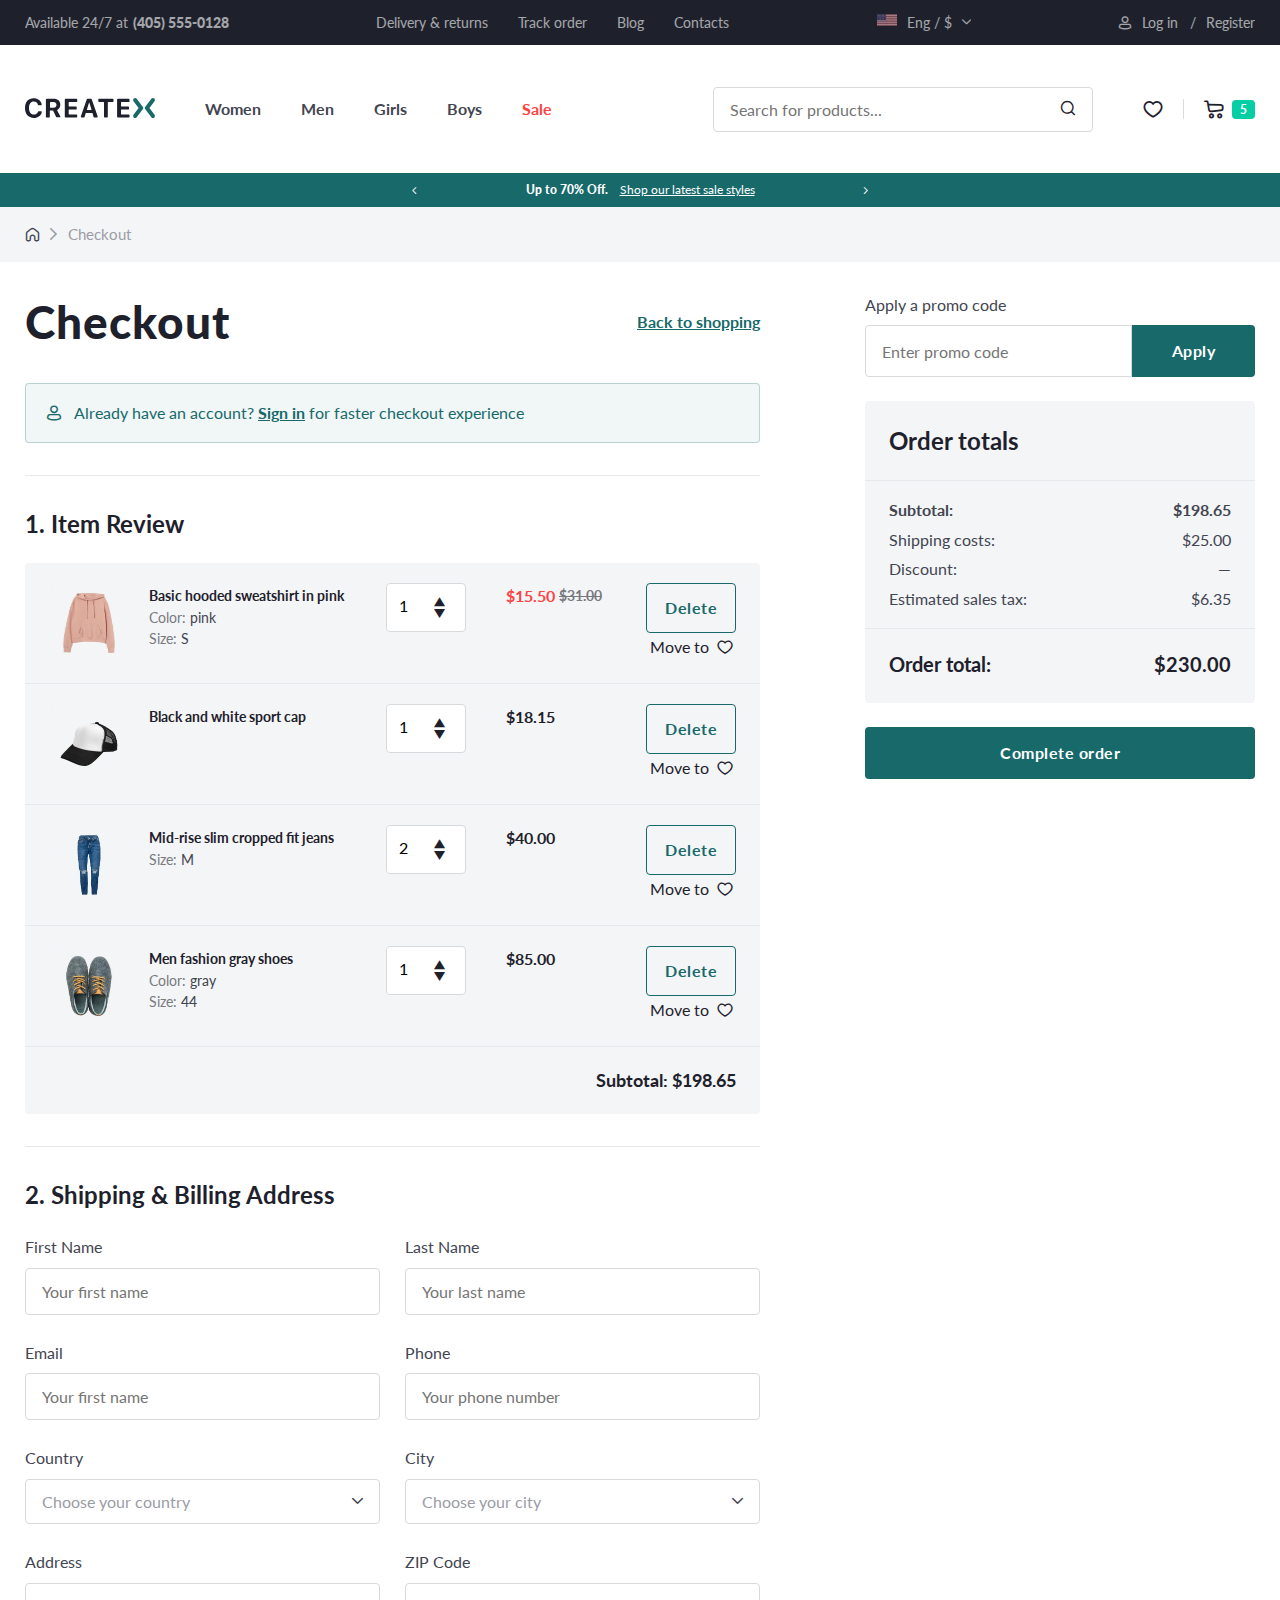
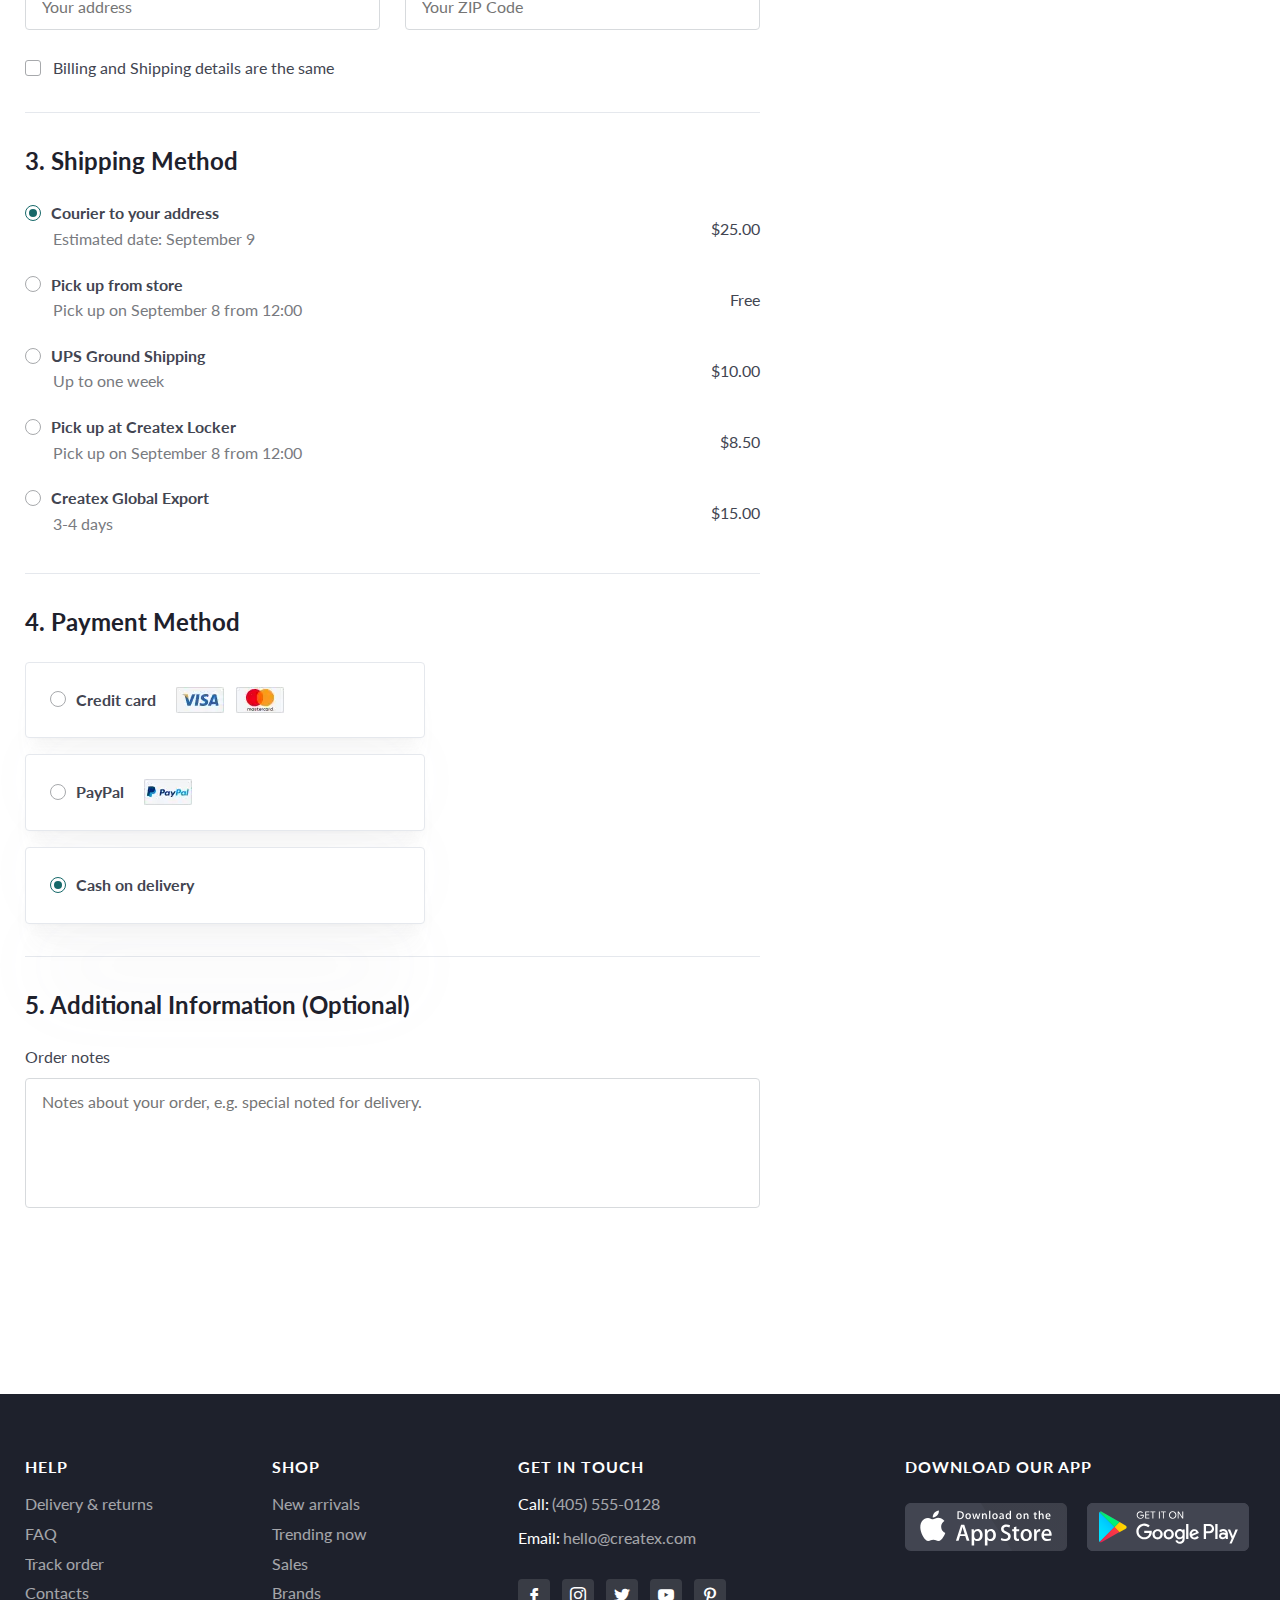
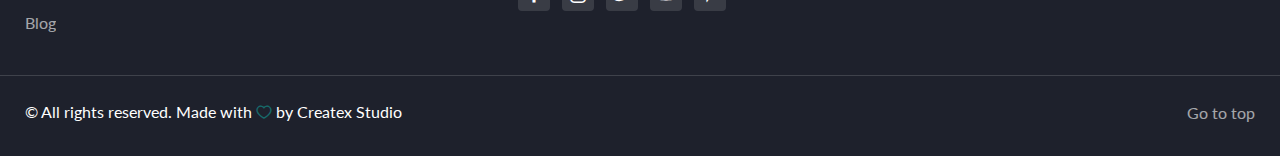
<file: checkout.html>
<!DOCTYPE html>
<html lang="ru">

<head>
	<title>Checkout</title>
	<meta charset="UTF-8" />
	<meta name="format-detection" content="telephone=no" />
	<!-- <style>body{opacity: 0;}</style> -->
	<link rel="stylesheet" href="css/style.css?_v=20230702001403" />
	<link rel="shortcut icon" href="favicon.ico" />
	<!-- <meta name="robots" content="noindex, nofollow"> -->
	<meta name="viewport" content="width=device-width, initial-scale=1.0" />
</head>

<body>
	<div class="wrapper">
		<header class="header">
			<div class="header__top top-header">
				<div class="top-header__container">
					<div class="top-header__phone">
						<p class="top-header__text">Available 24/7 at</p>
						<a href="tel:4055550128" class="top-header__number">(405) 555-0128</a>
					</div>
					<nav class="top-header__menu">
						<ul data-da=".menu-header__list,992," class="top-header__list">
							<li class="top-header__item">
								<a href="dilivery.html">Delivery & returns</a>
							</li>
							<li class="top-header__item">
								<a href="track-order.html">Track order</a>
							</li>
							<li class="top-header__item"><a href="blog.html">Blog</a></li>
							<li class="top-header__item">
								<a href="contacts.html">Contacts</a>
							</li>
						</ul>
					</nav>
					<div class="top-header__language">
						<div data-da=".menu-header__list,400," data-select class="top-header__select select-header">
							<button data-select-button type="button" class="select-header__button _icon-small-arrow">
								<p>Eng / $</p>
								<div class="top-header__image">
									<picture><source srcset="img/header/flag-usa.webp" type="image/webp"><img src="img/header/flag-usa.jpg" alt="flag" /></picture>
								</div>
							</button>
							<ul class="select-header__list">
								<li class="select-header__item" data-value="cleaner">
									<p>Eng / $</p>
									<div class="top-header__image">
										<picture><source srcset="img/header/flag-usa.webp" type="image/webp"><img src="img/header/flag-usa.jpg" alt="flag" /></picture>
									</div>
								</li>
								<li class="select-header__item" data-value="ru">
									<p>RU, ₽</p>
									<div class="top-header__image">
										<picture><source srcset="img/header/russia-flag.webp" type="image/webp"><img src="img/header/russia-flag.png" alt="flag" /></picture>
									</div>
								</li>
							</ul>
							<input data-select-input type="text" class="select-header__input select-form__input_hidden" value="" />
						</div>
					</div>
					<div class="top-header__join _icon-user">
						<button data-popup="#log-in" type="button" class="top-header__log-in">
							<p>Log in</p>
							&nbsp; /
						</button>
						<button data-popup="#sign-up" type="button" class="top-header__register">
							Register
						</button>
					</div>
				</div>
			</div>
			<div class="header__body body-header">
				<div class="body-header__container">
					<a href="index.html" class="body-header__image">
						<img src="img/header/logo.svg" alt="logo" />
					</a>
					<nav class="body-header__menu menu-header">
						<ul class="menu-header__list">
							<li data-menu-id="1" class="menu-header__item">
								<button type="button" class="menu-header__button">
									Women
								</button>
							</li>
							<li data-menu-id="2" class="menu-header__item">
								<button type="button" class="menu-header__button">Men</button>
							</li>
							<li data-menu-id="3" class="menu-header__item">
								<button type="button" class="menu-header__button">
									Girls
								</button>
							</li>
							<li data-menu-id="4" class="menu-header__item">
								<button type="button" class="menu-header__button">
									Boys
								</button>
							</li>
							<li data-menu-id="5" class="menu-header__item menu-header__item_sale">
								<button type="button" class="menu-header__button">
									Sale
								</button>
							</li>
						</ul>
						<div data-submenu="1" class="menu-header__submenu submenu-header">
							<button class="submenu-header__close _icon-arrow">Back</button>
							<div class="submenu-header__container">
								<div class="submenu-header__content">
									<div class="submenu-header__nav nav-submenu">
										<ul class="nav-submenu__list">
											<li class="nav-submenu__item">
												<a href="catalog.html">New collection</a>
											</li>
											<li class="nav-submenu__item">
												<a href="catalog.html">Best Sellers</a>
											</li>
											<li class="nav-submenu__item">
												<a href="catalog.html">Plus Size</a>
											</li>
											<li class="nav-submenu__item nav-submenu__item_sale">
												<a href="catalog.html">Sale up to 70%</a>
											</li>
										</ul>
									</div>
									<div data-spollers="992,max" class="submenu-header__body">
										<div class="submenu-header__clothes">
											<a href="catalog.html" class="submenu-header__title">CLOTHES</a>
											<button data-spoller class="submenu-header__arrow _icon-small-arrow"></button>
											<div class="submenu-header__category">
												<ul class="submenu-header__list">
													<li class="submenu-header__item">
														<a href="catalog.html">Coats</a>
													</li>
													<li class="submenu-header__item">
														<a href="catalog.html">Jackets</a>
													</li>
													<li class="submenu-header__item">
														<a href="catalog.html">Suits</a>
													</li>
													<li class="submenu-header__item">
														<a href="catalog.html">Dresses </a>
													</li>
													<li class="submenu-header__item">
														<a href="catalog.html">Cardigans & sweaters</a>
													</li>
													<li class="submenu-header__item">
														<a href="catalog.html">Sweatshirts & hoodies</a>
													</li>
													<li class="submenu-header__item">
														<a href="catalog.html">T-shirts & tops</a>
													</li>
													<li class="submenu-header__item">
														<a href="catalog.html">Pants</a>
													</li>
													<li class="submenu-header__item">
														<a href="catalog.html">Jeans</a>
													</li>
													<li class="submenu-header__item">
														<a href="catalog.html">Shorts</a>
													</li>
													<li class="submenu-header__item">
														<a href="catalog.html">Skirts</a>
													</li>
													<li class="submenu-header__item">
														<a href="catalog.html">Lingerie & nightwear</a>
													</li>
													<li class="submenu-header__item">
														<a href="catalog.html">Sportswear</a>
													</li>
													<li class="submenu-header__item">
														<a href="catalog.html">Swimwear</a>
													</li>
												</ul>
											</div>
										</div>
									</div>
									<div data-spollers="992,max" class="submenu-header__body">
										<div class="submenu-header__clothes">
											<a href="catalog.html" class="submenu-header__title">SHOES</a>
											<button data-spoller class="submenu-header__arrow _icon-small-arrow"></button>
											<div class="submenu-header__category">
												<ul class="submenu-header__list">
													<li class="submenu-header__item">
														<a href="catalog.html">Boots</a>
													</li>
													<li class="submenu-header__item">
														<a href="catalog.html">Flat shoes</a>
													</li>
													<li class="submenu-header__item">
														<a href="catalog.html">Heels</a>
													</li>
													<li class="submenu-header__item">
														<a href="catalog.html">Sandals </a>
													</li>
													<li class="submenu-header__item">
														<a href="catalog.html">Mules</a>
													</li>
													<li class="submenu-header__item">
														<a href="catalog.html">Sliders</a>
													</li>
													<li class="submenu-header__item">
														<a href="catalog.html">Slippers</a>
													</li>
													<li class="submenu-header__item">
														<a href="catalog.html">Sneakers</a>
													</li>
													<li class="submenu-header__item">
														<a href="#">Leather</a>
													</li>
												</ul>
											</div>
										</div>
									</div>
									<div data-spollers="992,max" class="submenu-header__body">
										<div class="submenu-header__clothes">
											<a href="catalog.html" class="submenu-header__title">ACCESSORIES</a>
											<button data-spoller class="submenu-header__arrow _icon-small-arrow"></button>
											<div class="submenu-header__category">
												<ul class="submenu-header__list">
													<li class="submenu-header__item">
														<a href="catalog.html">Bags & bagpacks</a>
													</li>
													<li class="submenu-header__item">
														<a href="catalog.html">Hats & scarves</a>
													</li>
													<li class="submenu-header__item">
														<a href="catalog.html">Hair accessories</a>
													</li>
													<li class="submenu-header__item">
														<a href="catalog.html">Belts </a>
													</li>
													<li class="submenu-header__item">
														<a href="catalog.html">Jewellery</a>
													</li>
													<li class="submenu-header__item">
														<a href="catalog.html">Watches</a>
													</li>
													<li class="submenu-header__item">
														<a href="catalog.html">Sunglasses</a>
													</li>
													<li class="submenu-header__item">
														<a href="catalog.html">Purses</a>
													</li>
													<li class="submenu-header__item">
														<a href="catalog.html">Gloves</a>
													</li>
													<li class="submenu-header__item">
														<a href="catalog.html">Socks & tights</a>
													</li>
												</ul>
											</div>
										</div>
									</div>
								</div>
								<div class="submenu-header__offers offers-submenu">
									<div class="offers-submenu__image offers-submenu__image-ibg">
										<picture><source srcset="img/header/back-to-school.webp" type="image/webp"><img src="img/header/back-to-school.jpg" alt="back-to-school" /></picture>
									</div>
									<h4 class="offers-submenu__title">
										Back to school. Sale up to 50%
									</h4>
									<a href="" class="offers-submenu__button _button-border _icon-arrow">See offers</a>
								</div>
							</div>
						</div>
						<div data-submenu="2" class="menu-header__submenu submenu-header">
							<button class="submenu-header__close _icon-arrow">Back</button>
							<div class="submenu-header__container">
								<div class="submenu-header__content">
									<div class="submenu-header__nav nav-submenu">
										<ul class="nav-submenu__list">
											<li class="nav-submenu__item">
												<a href="catalog.html">New collection</a>
											</li>
											<li class="nav-submenu__item">
												<a href="catalog.html">Best Sellers</a>
											</li>
											<li class="nav-submenu__item">
												<a href="catalog.html">Plus Size</a>
											</li>
											<li class="nav-submenu__item nav-submenu__item_sale">
												<a href="catalog.html">Sale up to 70%</a>
											</li>
										</ul>
									</div>

									<div data-spollers="992,max" class="submenu-header__body">
										<div class="submenu-header__clothes">
											<a href="catalog.html" class="submenu-header__title">SHOES</a>
											<button data-spoller class="submenu-header__arrow _icon-small-arrow"></button>
											<div class="submenu-header__category">
												<ul class="submenu-header__list">
													<li class="submenu-header__item">
														<a href="catalog.html">Boots</a>
													</li>
													<li class="submenu-header__item">
														<a href="catalog.html">Flat shoes</a>
													</li>
													<li class="submenu-header__item">
														<a href="catalog.html">Heels</a>
													</li>
													<li class="submenu-header__item">
														<a href="catalog.html">Sandals </a>
													</li>
													<li class="submenu-header__item">
														<a href="catalog.html">Mules</a>
													</li>
													<li class="submenu-header__item">
														<a href="catalog.html">Sliders</a>
													</li>
													<li class="submenu-header__item">
														<a href="catalog.html">Slippers</a>
													</li>
													<li class="submenu-header__item">
														<a href="catalog.html">Sneakers</a>
													</li>
													<li class="submenu-header__item">
														<a href="catalog.html">Leather</a>
													</li>
												</ul>
											</div>
										</div>
									</div>
									<div data-spollers="992,max" class="submenu-header__body">
										<div class="submenu-header__clothes">
											<a href="catalog.html" class="submenu-header__title">ACCESSORIES</a>
											<button data-spoller class="submenu-header__arrow _icon-small-arrow"></button>
											<div class="submenu-header__category">
												<ul class="submenu-header__list">
													<li class="submenu-header__item">
														<a href="catalog.html">Bags & bagpacks</a>
													</li>
													<li class="submenu-header__item">
														<a href="catalog.html">Hats & scarves</a>
													</li>
													<li class="submenu-header__item">
														<a href="catalog.html">Hair accessories</a>
													</li>
													<li class="submenu-header__item">
														<a href="catalog.html">Belts </a>
													</li>
													<li class="submenu-header__item">
														<a href="catalog.html">Jewellery</a>
													</li>
													<li class="submenu-header__item">
														<a href="catalog.html">Watches</a>
													</li>
													<li class="submenu-header__item">
														<a href="catalog.html">Sunglasses</a>
													</li>
													<li class="submenu-header__item">
														<a href="catalog.html">Purses</a>
													</li>
													<li class="submenu-header__item">
														<a href="catalog.html">Gloves</a>
													</li>
													<li class="submenu-header__item">
														<a href="catalog.html">Socks & tights</a>
													</li>
												</ul>
											</div>
										</div>
									</div>
								</div>
								<div class="submenu-header__offers offers-submenu">
									<div class="offers-submenu__image offers-submenu__image-ibg">
										<picture><source srcset="img/header/back-to-school.webp" type="image/webp"><img src="img/header/back-to-school.jpg" alt="back-to-school" /></picture>
									</div>
									<h4 class="offers-submenu__title">
										Back to school. Sale up to 50%
									</h4>
									<a href="" class="offers-submenu__button _button-border _icon-arrow">See offers</a>
								</div>
							</div>
						</div>
						<div data-submenu="3" class="menu-header__submenu submenu-header">
							<button class="submenu-header__close _icon-arrow">Back</button>
							<div class="submenu-header__container">
								<div class="submenu-header__content">
									<div class="submenu-header__nav nav-submenu">
										<ul class="nav-submenu__list">
											<li class="nav-submenu__item">
												<a href="catalog.html">New collection</a>
											</li>
											<li class="nav-submenu__item">
												<a href="catalog.html">Best Sellers</a>
											</li>
											<li class="nav-submenu__item">
												<a href="catalog.html">Plus Size</a>
											</li>
											<li class="nav-submenu__item nav-submenu__item_sale">
												<a href="catalog.html">Sale up to 70%</a>
											</li>
										</ul>
									</div>
									<div data-spollers="992,max" class="submenu-header__body">
										<div class="submenu-header__clothes">
											<a href="catalog.html" class="submenu-header__title">CLOTHES</a>
											<button data-spoller class="submenu-header__arrow _icon-small-arrow"></button>
											<div class="submenu-header__category">
												<ul class="submenu-header__list">
													<li class="submenu-header__item">
														<a href="catalog.html">Coats</a>
													</li>
													<li class="submenu-header__item">
														<a href="catalog.html">Jackets</a>
													</li>
													<li class="submenu-header__item">
														<a href="catalog.html">Suits</a>
													</li>
													<li class="submenu-header__item">
														<a href="catalog.html">Dresses </a>
													</li>
													<li class="submenu-header__item">
														<a href="catalog.html">Cardigans & sweaters</a>
													</li>
													<li class="submenu-header__item">
														<a href="catalog.html">Sweatshirts & hoodies</a>
													</li>
													<li class="submenu-header__item">
														<a href="catalog.html">T-shirts & tops</a>
													</li>
													<li class="submenu-header__item">
														<a href="catalog.html">Pants</a>
													</li>
													<li class="submenu-header__item">
														<a href="catalog.html">Jeans</a>
													</li>
													<li class="submenu-header__item">
														<a href="catalog.html">Shorts</a>
													</li>
													<li class="submenu-header__item">
														<a href="catalog.html">Skirts</a>
													</li>
													<li class="submenu-header__item">
														<a href="catalog.html">Lingerie & nightwear</a>
													</li>
													<li class="submenu-header__item">
														<a href="catalog.html">Sportswear</a>
													</li>
													<li class="submenu-header__item">
														<a href="catalog.html">Swimwear</a>
													</li>
												</ul>
											</div>
										</div>
									</div>

									<div data-spollers="992,max" class="submenu-header__body">
										<div class="submenu-header__clothes">
											<a href="catalog.html" class="submenu-header__title">ACCESSORIES</a>
											<button data-spoller class="submenu-header__arrow _icon-small-arrow"></button>
											<div class="submenu-header__category">
												<ul class="submenu-header__list">
													<li class="submenu-header__item">
														<a href="catalog.html">Bags & bagpacks</a>
													</li>
													<li class="submenu-header__item">
														<a href="catalog.html">Hats & scarves</a>
													</li>
													<li class="submenu-header__item">
														<a href="catalog.html">Hair accessories</a>
													</li>
													<li class="submenu-header__item">
														<a href="catalog.html">Belts </a>
													</li>
													<li class="submenu-header__item">
														<a href="catalog.html">Jewellery</a>
													</li>
													<li class="submenu-header__item">
														<a href="catalog.html">Watches</a>
													</li>
													<li class="submenu-header__item">
														<a href="catalog.html">Sunglasses</a>
													</li>
													<li class="submenu-header__item">
														<a href="catalog.html">Purses</a>
													</li>
													<li class="submenu-header__item">
														<a href="catalog.html">Gloves</a>
													</li>
													<li class="submenu-header__item">
														<a href="catalog.html">Socks & tights</a>
													</li>
												</ul>
											</div>
										</div>
									</div>
								</div>
								<div class="submenu-header__offers offers-submenu">
									<div class="offers-submenu__image offers-submenu__image-ibg">
										<picture><source srcset="img/header/back-to-school.webp" type="image/webp"><img src="img/header/back-to-school.jpg" alt="back-to-school" /></picture>
									</div>
									<h4 class="offers-submenu__title">
										Back to school. Sale up to 50%
									</h4>
									<a href="" class="offers-submenu__button _button-border _icon-arrow">See offers</a>
								</div>
							</div>
						</div>
						<div data-submenu="4" class="menu-header__submenu submenu-header">
							<button class="submenu-header__close _icon-arrow">Back</button>
							<div class="submenu-header__container">
								<div class="submenu-header__content">
									<div class="submenu-header__nav nav-submenu">
										<ul class="nav-submenu__list">
											<li class="nav-submenu__item">
												<a href="catalog.html">New collection</a>
											</li>
											<li class="nav-submenu__item">
												<a href="catalog.html">Best Sellers</a>
											</li>
											<li class="nav-submenu__item">
												<a href="catalog.html">Plus Size</a>
											</li>
											<li class="nav-submenu__item nav-submenu__item_sale">
												<a href="catalog.html">Sale up to 70%</a>
											</li>
										</ul>
									</div>
									<div data-spollers="992,max" class="submenu-header__body">
										<div class="submenu-header__clothes">
											<a href="catalog.html" class="submenu-header__title">CLOTHES</a>
											<button data-spoller class="submenu-header__arrow _icon-small-arrow"></button>
											<div class="submenu-header__category">
												<ul class="submenu-header__list">
													<li class="submenu-header__item">
														<a href="catalog.html">Coats</a>
													</li>
													<li class="submenu-header__item">
														<a href="catalog.html">Jackets</a>
													</li>
													<li class="submenu-header__item">
														<a href="catalog.html">Suits</a>
													</li>
													<li class="submenu-header__item">
														<a href="catalog.html">Dresses </a>
													</li>
													<li class="submenu-header__item">
														<a href="catalog.html">Cardigans & sweaters</a>
													</li>
													<li class="submenu-header__item">
														<a href="catalog.html">Sweatshirts & hoodies</a>
													</li>
													<li class="submenu-header__item">
														<a href="catalog.html">T-shirts & tops</a>
													</li>
													<li class="submenu-header__item">
														<a href="catalog.html">Pants</a>
													</li>
													<li class="submenu-header__item">
														<a href="catalog.html">Jeans</a>
													</li>
													<li class="submenu-header__item">
														<a href="catalog.html">Shorts</a>
													</li>
													<li class="submenu-header__item">
														<a href="catalog.html">Skirts</a>
													</li>
													<li class="submenu-header__item">
														<a href="catalog.html">Lingerie & nightwear</a>
													</li>
													<li class="submenu-header__item">
														<a href="catalog.html">Sportswear</a>
													</li>
													<li class="submenu-header__item">
														<a href="catalog.html">Swimwear</a>
													</li>
												</ul>
											</div>
										</div>
									</div>
									<div data-spollers="992,max" class="submenu-header__body">
										<div class="submenu-header__clothes">
											<a href="catalog.html" class="submenu-header__title">SHOES</a>
											<button data-spoller class="submenu-header__arrow _icon-small-arrow"></button>
											<div class="submenu-header__category">
												<ul class="submenu-header__list">
													<li class="submenu-header__item">
														<a href="catalog.html">Boots</a>
													</li>
													<li class="submenu-header__item">
														<a href="catalog.html">Flat shoes</a>
													</li>
													<li class="submenu-header__item">
														<a href="catalog.html">Heels</a>
													</li>
													<li class="submenu-header__item">
														<a href="catalog.html">Sandals </a>
													</li>
													<li class="submenu-header__item">
														<a href="catalog.html">Mules</a>
													</li>
													<li class="submenu-header__item">
														<a href="catalog.html">Sliders</a>
													</li>
													<li class="submenu-header__item">
														<a href="catalog.html">Slippers</a>
													</li>
													<li class="submenu-header__item">
														<a href="catalog.html">Sneakers</a>
													</li>
													<li class="submenu-header__item">
														<a href="catalog.html">Leather</a>
													</li>
												</ul>
											</div>
										</div>
									</div>
								</div>
								<div class="submenu-header__offers offers-submenu">
									<div class="offers-submenu__image offers-submenu__image-ibg">
										<picture><source srcset="img/header/back-to-school.webp" type="image/webp"><img src="img/header/back-to-school.jpg" alt="back-to-school" /></picture>
									</div>
									<h4 class="offers-submenu__title">
										Back to school. Sale up to 50%
									</h4>
									<a href="" class="offers-submenu__button _button-border _icon-arrow">See offers</a>
								</div>
							</div>
						</div>
						<div data-submenu="5" class="menu-header__submenu submenu-header">
							<button class="submenu-header__close _icon-arrow">Back</button>
							<div class="submenu-header__container">
								<div class="submenu-header__content">
									<div class="submenu-header__nav nav-submenu">
										<ul class="nav-submenu__list">
											<li class="nav-submenu__item">
												<a href="catalog.html">New collection</a>
											</li>
											<li class="nav-submenu__item">
												<a href="catalog.html">Best Sellers</a>
											</li>
											<li class="nav-submenu__item">
												<a href="catalog.html">Plus Size</a>
											</li>
											<li class="nav-submenu__item nav-submenu__item_sale">
												<a href="catalog.html">Sale up to 70%</a>
											</li>
										</ul>
									</div>

									<div data-spollers="992,max" class="submenu-header__body">
										<div class="submenu-header__clothes">
											<a href="catalog.html" class="submenu-header__title">ACCESSORIES</a>
											<button data-spoller class="submenu-header__arrow _icon-small-arrow"></button>
											<div class="submenu-header__category">
												<ul class="submenu-header__list">
													<li class="submenu-header__item">
														<a href="catalog.html">Bags & bagpacks</a>
													</li>
													<li class="submenu-header__item">
														<a href="catalog.html">Hats & scarves</a>
													</li>
													<li class="submenu-header__item">
														<a href="catalog.html">Hair accessories</a>
													</li>
													<li class="submenu-header__item">
														<a href="catalog.html">Belts </a>
													</li>
													<li class="submenu-header__item">
														<a href="catalog.html">Jewellery</a>
													</li>
													<li class="submenu-header__item">
														<a href="catalog.html">Watches</a>
													</li>
													<li class="submenu-header__item">
														<a href="catalog.html">Sunglasses</a>
													</li>
													<li class="submenu-header__item">
														<a href="catalog.html">Purses</a>
													</li>
													<li class="submenu-header__item">
														<a href="catalog.html">Gloves</a>
													</li>
													<li class="submenu-header__item">
														<a href="catalog.html">Socks & tights</a>
													</li>
												</ul>
											</div>
										</div>
									</div>
								</div>
								<div class="submenu-header__offers offers-submenu">
									<div class="offers-submenu__image offers-submenu__image-ibg">
										<picture><source srcset="img/header/back-to-school.webp" type="image/webp"><img src="img/header/back-to-school.jpg" alt="back-to-school" /></picture>
									</div>
									<h4 class="offers-submenu__title">
										Back to school. Sale up to 50%
									</h4>
									<a href="" class="offers-submenu__button _button-border _icon-arrow">See offers</a>
								</div>
							</div>
						</div>
					</nav>
					<div class="body-header__search search-header">
						<button type="button" class="search-header__icon _icon-search"></button>
						<form action="#" class="search-header__form _icon-search">
							<input autocomplete="off" type="text" name="form[]" data-error="Ошибка" placeholder="Search for products..." class="search-header__input" />
						</form>
					</div>
					<div class="body-header__purchase purchase">
						<a href="wishlist.html" type="button" class="purchase__favourite _icon-favourite"></a>
						<button type="button" class="purchase__cart cart-purchase _icon-cart">
							<span>5</span>
						</button>
					</div>
					<div class="icon-menu"><span></span></div>
				</div>
			</div>
			<div class="header__promo promo-header">
				<div class="promo-header__container">
					<div class="promo-header__slider swiper">
						<div class="promo-header__wrapper swiper-wrapper">
							<div class="promo-header__slide swiper-slide">
								<p>Up to 70% Off.</p>
								<a href="#">Shop our latest sale styles</a>
							</div>
							<div class="promo-header__slide swiper-slide">
								<p>Up to 70% Off.</p>
								<a href="#">Shop our latest sale styles</a>
							</div>
						</div>
						<button type="button" class="promo-header__button promo-header__button_prev _icon-small-arrow"></button>
						<button type="button" class="promo-header__button promo-header__button_next _icon-small-arrow"></button>
					</div>
				</div>
			</div>
		</header>
		<main class="page">
			<div class="page__top top-page">
				<div class="top-page__container">
					<nav class="top-page__breadcrumbs breadcrumbs">
						<ul class="breadcrumbs__list">
							<li class="breadcrumbs__item">
								<a class="_icon-home" href="index.html"></a>
							</li>
							<li class="breadcrumbs__item">
								<a href="checkout.html">Checkout</a>
							</li>
						</ul>
					</nav>
				</div>
			</div>
			<section class="page__checkout checkout">
				<div class="checkout__container">
					<div class="checkout__body body-checkout">
						<div class="body-checkout__top top-checkout">
							<h1 class="top-checkout__title _title">Checkout</h1>
							<a href="index.html" class="top-checkout__back">Back to shopping</a>
						</div>
						<div class="body-checkout__sign-in sign-in-checkout _icon-user">
							<p class="sign-in-checkout__text">
								Already have an account?
								<button type="button" data-popup="#log-in" class="sign-in-checkout__sign">
									Sign in
								</button>
								for faster checkout experience
							</p>
						</div>
						<div class="body-checkout__products products-checkout">
							<h3 class="products-checkout__title">1. Item Review</h3>
							<div class="products-checkout__body">
								<div class="products-checkout__product product-checkout">
									<a href="product.html" class="product-checkout__image">
										<picture><source srcset="img/products/09.webp" type="image/webp"><img src="img/products/09.jpg" alt="" /></picture>
									</a>
									<div class="product-checkout__content">
										<div class="product-checkout__info">
											<a href="product.html" class="product-checkout__title">
												Basic hooded sweatshirt in pink
											</a>
											<div class="product-checkout__color">
												Color:<span>pink</span>
											</div>
											<div class="product-checkout__size">
												Size:<span>S</span>
											</div>
										</div>
										<div class="product-checkout__quantity quantity-checkout">
											<input autocomplete="off" type="number" name="form[]" data-error="Ошибка" placeholder="" class="quantity-checkout__input" value="1" />
											<div class="quantity-checkout__button quantity-checkout__more _icon-fill-arrow"></div>
											<div class="quantity-checkout__button quantity-checkout__less _icon-fill-arrow"></div>
										</div>
										<div class="product-checkout__price product-checkout__price_sale">
											<span class="_price">$15.50</span> <span>$31.00</span>
										</div>
										<div class="product-checkout__buttons">
											<button type="button" class="product-checkout__button _button-border">
												Delete
											</button>
											<button data-favourite="9" type="button" class="product-checkout__favourite _icon-favourite">
												Move to
											</button>
										</div>
									</div>
								</div>
								<div class="products-checkout__product product-checkout">
									<a href="product.html" class="product-checkout__image">
										<picture><source srcset="img/products/03.webp" type="image/webp"><img src="img/products/03.jpg" alt="" /></picture>
									</a>
									<div class="product-checkout__content">
										<div class="product-checkout__info">
											<a href="product.html" class="product-checkout__title">
												Black and white sport cap
											</a>
										</div>
										<div class="product-checkout__quantity quantity-checkout">
											<input autocomplete="off" type="number" name="form[]" data-error="Ошибка" placeholder="" class="quantity-checkout__input" value="1" />
											<div class="quantity-checkout__button quantity-checkout__more _icon-fill-arrow"></div>
											<div class="quantity-checkout__button quantity-checkout__less _icon-fill-arrow"></div>
										</div>
										<div class="product-checkout__price">
											<span class="_price"><span class="_price">$18.15</span>
											</span>
										</div>
										<div class="product-checkout__buttons">
											<button type="button" class="product-checkout__button _button-border">
												Delete
											</button>
											<button data-favourite="3" type="button" class="product-checkout__favourite _icon-favourite">
												Move to
											</button>
										</div>
									</div>
								</div>
								<div class="products-checkout__product product-checkout">
									<a href="product.html" class="product-checkout__image">
										<picture><source srcset="img/products/12.webp" type="image/webp"><img src="img/products/12.jpg" alt="" /></picture>
									</a>
									<div class="product-checkout__content">
										<div class="product-checkout__info">
											<a href="product.html" class="product-checkout__title">
												Mid-rise slim cropped fit jeans
											</a>
											<div class="product-checkout__size">
												Size:<span>M</span>
											</div>
										</div>
										<div class="product-checkout__quantity quantity-checkout">
											<input autocomplete="off" type="number" name="form[]" data-error="Ошибка" placeholder="" class="quantity-checkout__input" value="2" />
											<div class="quantity-checkout__button quantity-checkout__more _icon-fill-arrow"></div>
											<div class="quantity-checkout__button quantity-checkout__less _icon-fill-arrow"></div>
										</div>
										<div class="product-checkout__price">
											<span class="_price">$40.00</span>
										</div>
										<div class="product-checkout__buttons">
											<button type="button" class="product-checkout__button _button-border">
												Delete
											</button>
											<button data-favourite="2" type="button" class="product-checkout__favourite _icon-favourite">
												Move to
											</button>
										</div>
									</div>
								</div>
								<div class="products-checkout__product product-checkout">
									<a href="product.html" class="product-checkout__image">
										<picture><source srcset="img/products/11.webp" type="image/webp"><img src="img/products/11.jpg" alt="" /></picture>
									</a>
									<div class="product-checkout__content">
										<div class="product-checkout__info">
											<a href="product.html" class="product-checkout__title">
												Men fashion gray shoes
											</a>
											<div class="product-checkout__color">
												Color:<span>gray</span>
											</div>
											<div class="product-checkout__size">
												Size:<span>44</span>
											</div>
										</div>
										<div class="product-checkout__quantity quantity-checkout">
											<input autocomplete="off" type="number" name="form[]" data-error="Ошибка" placeholder="" class="quantity-checkout__input" value="1" />
											<div class="quantity-checkout__button quantity-checkout__more _icon-fill-arrow"></div>
											<div class="quantity-checkout__button quantity-checkout__less _icon-fill-arrow"></div>
										</div>
										<div class="product-checkout__price">
											<span class="_price">$85.00</span>
										</div>
										<div class="product-checkout__buttons">
											<button type="button" class="product-checkout__button _button-border">
												Delete
											</button>
											<button data-favourite="12" type="button" class="product-checkout__favourite _icon-favourite">
												Move to
											</button>
										</div>
									</div>
								</div>
								<div class="products-checkout__total">
									Subtotal: <span>$198.65</span>
								</div>
							</div>
						</div>
						<div class="body-checkout__dilivery dilivery-checkout">
							<h2 class="dilivery-checkout__title">
								2. Shipping & Billing Address
							</h2>
							<form action="#" class="dilivery-checkout__form form-dilivery">
								<div class="form-dilivery__item">
									<label for="first-name" class="form-dilivery__label">First Name</label>
									<input id="first-name" autocomplete="off" type="text" name="form[]" data-error="Ошибка" placeholder="Your first name" class="form-dilivery__input" />
								</div>
								<div class="form-dilivery__item">
									<label for="last-name" class="form-dilivery__label">Last Name</label>
									<input id="last-name" autocomplete="off" type="text" name="form[]" data-error="Ошибка" placeholder="Your last name" class="form-dilivery__input" />
								</div>
								<div class="form-dilivery__item">
									<label for="Email" class="form-dilivery__label">Email</label>
									<input id="Email" autocomplete="off" type="text" name="form[]" data-error="Ошибка" placeholder="Your first name" class="form-dilivery__input" />
								</div>
								<div class="form-dilivery__item">
									<label for="Phone" class="form-dilivery__label">Phone</label>
									<input id="Phone" autocomplete="off" type="text" name="form[]" data-error="Ошибка" placeholder="Your phone number" class="form-dilivery__input" />
								</div>
								<div data-select="" class="form-dilivery__select select-dilivery">
									<h6 class="form-dilivery__subtitle">Country</h6>
									<button type="button" data-select-button="" class="select-dilivery__button _empty _icon-small-arrow">
										Choose your country
									</button>
									<ul class="select-dilivery__list">
										<li class="select-dilivery__item" data-value="Russia">
											Russia
										</li>
										<li class="select-dilivery__item" data-value="USA">
											USA
										</li>
										<li class="select-dilivery__item" data-value="France">
											France
										</li>
										<li class="select-dilivery__item" data-value="Italy">
											Italy
										</li>
										<li class="select-dilivery__item" data-value="Norway">
											Norway
										</li>
									</ul>
									<input data-select-input type="text" class="select-dilivery__input select-form__input_hidden" value="" />
								</div>
								<div data-select="" class="form-dilivery__select select-dilivery">
									<h6 class="form-dilivery__subtitle">City</h6>
									<button type="button" data-select-button="" class="select-dilivery__button _empty _icon-small-arrow">
										Choose your city
									</button>
									<ul class="select-dilivery__list">
										<li class="select-dilivery__item" data-value="Moscow">
											Moscow
										</li>
										<li class="select-dilivery__item" data-value="Saint Petersburg">
											Saint Petersburg
										</li>
										<li class="select-dilivery__item" data-value="Arkhangelsk">
											Arkhangelsk
										</li>
										<li class="select-dilivery__item" data-value="Vladivostok">
											Vladivostok
										</li>
										<li class="select-dilivery__item" data-value="Kaliningrad">
											Kaliningrad
										</li>
									</ul>
									<input data-select-input type="text" class="select-dilivery__input select-form__input_hidden" value="" />
								</div>
								<div class="form-dilivery__item">
									<label for="Address" class="form-dilivery__label">Address</label>
									<input id="Address" autocomplete="off" type="text" name="form[]" data-error="Ошибка" placeholder="Your address" class="form-dilivery__input" />
								</div>
								<div class="form-dilivery__item">
									<label for="ZIP" class="form-dilivery__label">ZIP Code</label>
									<input id="ZIP" autocomplete="off" type="text" name="form[]" data-error="Ошибка" placeholder="Your ZIP Code" class="form-dilivery__input" />
								</div>
								<div class="form-dilivery__checkbox checkbox">
									<input id="c_1" data-error="Ошибка" class="form-dilivery__checkbox_inp checkbox__input" type="checkbox" value="1" name="form[]" />
									<label for="c_1" class="form-dilivery__label checkbox__label">Billing and Shipping details are the same</label>
								</div>
							</form>
						</div>
						<div class="body-checkout__method method-checkout">
							<h2 class="method-checkout__title">3. Shipping Method</h2>
							<form action="#" class="method-checkout__form form-method options">
								<div class="form-method__item">
									<div class="form-method__type options__item">
										<input id="courier" autocomplete="off" checked type="radio" name="method" data-error="Ошибка" placeholder="" class="form-method__input options__input" />
										<label for="courier" class="form-method__label options__label">Courier to your address
											<span class="options__text">Estimated date: September 9</span></label>
									</div>
									<div class="form-method__price">$25.00</div>
								</div>
								<div class="form-method__item">
									<div class="form-method__type options__item">
										<input id="store" autocomplete="off" type="radio" name="method" data-error="Ошибка" placeholder="" class="form-method__input options__input" />
										<label for="store" class="form-method__label options__label options__label_bug">Pick up from store
											<span class="options__text">Pick up on September 8 from 12:00</span></label>
									</div>
									<div class="form-method__price">Free</div>
								</div>
								<div class="form-method__item">
									<div class="form-method__type options__item">
										<input id="ground-shipping" autocomplete="off" type="radio" name="method" data-error="Ошибка" placeholder="" class="form-method__input options__input" />
										<label for="ground-shipping" class="form-method__label options__label">UPS Ground Shipping
											<span class="options__text">Up to one week</span></label>
									</div>
									<div class="form-method__price">$10.00</div>
								</div>
								<div class="form-method__item">
									<div class="form-method__type options__item">
										<input id="pick-up" autocomplete="off" type="radio" name="method" data-error="Ошибка" placeholder="" class="form-method__input options__input" />
										<label for="pick-up" class="form-method__label options__label">Pick up at Createx Locker
											<span class="options__text">Pick up on September 8 from 12:00</span></label>
									</div>
									<div class="form-method__price">$8.50</div>
								</div>
								<div class="form-method__item">
									<div class="form-method__type options__item">
										<input id="global" autocomplete="off" type="radio" name="method" data-error="Ошибка" placeholder="" class="form-method__input options__input" />
										<label for="global" class="form-method__label options__label">Createx Global Export
											<span class="options__text">3-4 days</span></label>
									</div>
									<div class="form-method__price">$15.00</div>
								</div>
							</form>
						</div>
						<div class="body-checkout__payment payment-checkout">
							<h2 class="payment-checkout__title">4. Payment Method</h2>
							<div class="payment-checkout__item">
								<div class="payment-checkout__top">
									<div class="payment-checkout__options options">
										<div class="payment-checkout__type options__item">
											<input id="credit-card" class="options__input" checked type="radio" value="1" name="payment" class="payment-checkout__option" />
											<label for="credit-card" class="payment-checkout__label options__label options__label_bug">Credit card</label>
										</div>
									</div>
									<div class="payment-checkout__images">
										<div class="payment-checkout__image">
											<picture><source srcset="img/payment-method/visa.webp" type="image/webp"><img src="img/payment-method/visa.jpg" alt="" /></picture>
										</div>
										<div class="payment-checkout__image">
											<picture><source srcset="img/payment-method/master-card.webp" type="image/webp"><img src="img/payment-method/master-card.jpg" alt="" /></picture>
										</div>
									</div>
								</div>
								<div class="payment-checkout__body">
									<form action="#" class="payment-checkout__form form-payment">
										<div class="form-payment__item form-payment__item_full">
											<label for="card-number" class="form-payment__label">Card number</label>
											<input id="card-number" autocomplete="off" type="text" name="form[]" data-error="Ошибка" placeholder="0000 0000 0000 0000" class="form-payment__input" />
										</div>
										<div class="form-payment__item">
											<label for="expiry-date" class="form-payment__label">Expiry date</label>
											<input id="expiry-date" autocomplete="off" type="text" name="form[]" data-error="Ошибка" placeholder="mm/yy" class="form-payment__input" />
										</div>
										<div class="form-payment__item">
											<label for="cvc" class="form-payment__label">CVC</label>
											<input id="cvc" autocomplete="off" type="text" name="form[]" data-error="Ошибка" placeholder="000" class="form-payment__input" />
										</div>
									</form>
								</div>
							</div>
							<div class="payment-checkout__item">
								<div class="payment-checkout__top">
									<div class="payment-checkout__options options">
										<div class="payment-checkout__type options__item">
											<input id="paypal" class="options__input" checked type="radio" value="1" name="payment" class="payment-checkout__option" />
											<label for="paypal" class="payment-checkout__label options__label">PayPal</label>
										</div>
									</div>
									<div class="payment-checkout__images">
										<div class="payment-checkout__image">
											<picture><source srcset="img/payment-method/pay-pal.webp" type="image/webp"><img src="img/payment-method/pay-pal.jpg" alt="" /></picture>
										</div>
									</div>
								</div>
								<div class="payment-checkout__body">
									<form action="#" class="payment-checkout__form form-payment">
										<div class="form-payment__item form-payment__item_full">
											<label for="card-number-paypal" class="form-payment__label">Card number</label>
											<input id="card-number-paypal" autocomplete="off" type="text" name="form[]" data-error="Ошибка" placeholder="0000 0000 0000 0000" class="form-payment__input" />
										</div>
										<div class="form-payment__item">
											<label for="expiry-date-paypal" class="form-payment__label">Expiry date</label>
											<input id="expiry-date-paypal" autocomplete="off" type="text" name="form[]" data-error="Ошибка" placeholder="mm/yy" class="form-payment__input" />
										</div>
										<div class="form-payment__item">
											<label for="cvc-paypal" class="form-payment__label">CVC</label>
											<input id="cvc-paypal" autocomplete="off" type="text" name="form[]" data-error="Ошибка" placeholder="000" class="form-payment__input" />
										</div>
									</form>
								</div>
							</div>
							<div class="payment-checkout__item">
								<div class="payment-checkout__top">
									<div class="payment-checkout__options options">
										<div class="payment-checkout__type options__item">
											<input id="cash" class="options__input" checked type="radio" value="1" name="payment" class="payment-checkout__option" />
											<label for="cash" class="payment-checkout__label options__label">Cash on delivery</label>
										</div>
									</div>
								</div>
							</div>
						</div>
						<div class="body-checkout__information information-checkout">
							<h2 class="information-checkout__title">
								5. Additional Information (Optional)
							</h2>
							<form action="#" class="information-checkout__form form-information">
								<label for="info" class="form-information__label">Order notes</label>
								<textarea name="info" id="info" placeholder="Notes about your order, e.g. special noted for delivery." class="form-information__area"></textarea>
							</form>
						</div>
					</div>
					<div class="checkout__order order-checkout">
						<div class="order-checkout__promo promo-checkout">
							<label for="promocode" class="promo-checkout__label">Apply a promo code</label>
							<div class="promo-checkout__item">
								<input id="promocode" autocomplete="off" type="text" name="form[]" data-error="Ошибка" placeholder="Enter promo code" class="promo-checkout__input" />
								<button type="button" class="promo-checkout__button _button">
									Apply
								</button>
							</div>
						</div>
						<div class="order-checkout__body body-order">
							<h4 class="body-order__title">Order totals</h4>
							<div class="body-order__content">
								<div class="body-order__item body-order__item_total item-order">
									<div class="item-order__name">Subtotal:</div>
									<div class="item-order__price _product-total-price">
										$198.65
									</div>
								</div>
								<div class="body-order__item item-order">
									<div class="item-order__name">Shipping costs:</div>
									<div class="item-order__price _shipping-total-price">
										$25.00
									</div>
								</div>
								<div class="body-order__item item-order">
									<div class="item-order__name">Discount:</div>
									<div class="item-order__price _discount-price">—</div>
								</div>
								<div class="body-order__item item-order">
									<div class="item-order__name">Estimated sales tax:</div>
									<div class="item-order__price _sales-tax-price">$6.35</div>
								</div>
							</div>
							<div class="body-order__total total-order">
								<h5 class="total-order__title">Order total:</h5>
								<div class="total-order__price _order-total-price">
									$230.00
								</div>
							</div>
						</div>
						<button type="button" class="order-checkout__complete _button">
							Complete order
						</button>
					</div>
				</div>
			</section>
		</main>
		<footer class="footer">
			<div class="footer__body body-footer">
				<div class="body-footer__top">
					<div class="body-footer__container">
						<div class="body-footer__content content-footer">
							<div data-spollers="550,max," class="content-footer__column">
								<button data-spoller class="content-footer__title _icon-small-arrow">
									HELP
								</button>
								<ul class="content-footer__list">
									<li class="content-footer__item">
										<a href="#">Delivery & returns</a>
									</li>
									<li class="content-footer__item">
										<a href="FAQ.html">FAQ</a>
									</li>
									<li class="content-footer__item">
										<a href="track-order.html">Track order</a>
									</li>
									<li class="content-footer__item">
										<a href="contacts.html">Contacts</a>
									</li>
									<li class="content-footer__item">
										<a href="blog.html">Blog</a>
									</li>
								</ul>
							</div>
							<div data-spollers="550,max," class="content-footer__column">
								<button data-spoller class="content-footer__title _icon-small-arrow">
									Shop
								</button>
								<ul class="content-footer__list">
									<li class="content-footer__item">
										<a href="#">New arrivals</a>
									</li>
									<li class="content-footer__item">
										<a href="#">Trending now</a>
									</li>
									<li class="content-footer__item"><a href="#">Sales</a></li>
									<li class="content-footer__item"><a href="#">Brands</a></li>
								</ul>
							</div>
							<div class="content-footer__column">
								<h4 class="content-footer__title">Get in touch</h4>
								<ul class="content-footer__list">
									<li class="content-footer__item">
										<p>Call:</p>
										<a href="tel:4055550128">(405) 555-0128</a>
									</li>
									<li class="content-footer__item">
										<p>Email:</p>
										<span>hello@createx.com</span>
									</li>
								</ul>
								<div class="content-footer__links">
									<a href="#" class="content-footer__link _icon-facebook"></a>
									<a href="#" class="content-footer__link _icon-instagram"></a>
									<a href="#" class="content-footer__link _icon-twitter"></a>
									<a href="#" class="content-footer__link _icon-youtube"></a>
									<a href="#" class="content-footer__link _icon-pinterest"></a>
								</div>
							</div>
						</div>
						<div class="content-footer__download download-footer">
							<h6 class="download-footer__title">Download our app</h6>
							<div class="download-footer__images">
								<a href="#" class="download-footer__image">
									<img src="img/footer/app-store.svg" alt="app-store" />
								</a>
								<a href="#" class="download-footer__image">
									<img src="img/footer/google-play.svg" alt="google-play" />
								</a>
							</div>
						</div>
					</div>
				</div>
				<div class="body-footer__copy copy-footer">
					<div class="copy-footer__container">
						<p class="copy-footer__text">
							© All rights reserved. Made with
							<span class="_icon-favourite"></span> by Createx Studio
						</p>
						<button class="copy-footer__button">Go to top</button>
					</div>
				</div>
			</div>
		</footer>
	</div>
	<div id="log-in" aria-hidden="true" class="log-in">
		<div class="log-in__wrapper">
			<div class="popup__content log-in__content">
				<button data-close type="button" class="log-in__close _icon-close"></button>
				<div class="log-in__body body-log-in">
					<h3 class="body-log-in__title">Sign in</h3>
					<h6 class="body-log-in__subtitle">
						Sign in to your account using email and password provided during
						registration.
					</h6>
					<form action="" class="body-log-in__form form-log-in">
						<div class="form-log-in__item">
							<label for="email" class="form-log-in__label">Email</label>
							<input id="email" autocomplete="off" type="text" name="email" data-error="Ошибка" placeholder="Your working email" class="form-log-in__input" />
						</div>
						<div class="form-log-in__item form-log-in__item_password">
							<label for="password" class="form-log-in__label">Password</label>
							<input id="password" autocomplete="off" type="password" name="email" data-error="Ошибка" placeholder="" class="form-log-in__input" />
							<div class="form-log-in__eyes _icon-eyes"></div>
						</div>
						<div class="form-log-in__bottom">
							<div class="form-log-in__check checkbox">
								<input id="keep" autocomplete="off" type="checkbox" class="form-log-in__checkbox checkbox__input" />
								<label for="keep" class="form-log-in__label_check checkbox__label">Keep me signed in</label>
							</div>
							<button type="button" class="form-log-in__forgot">
								Forgot password?
							</button>
						</div>
						<button type="button" class="form-log-in__button _button">
							Sign up
						</button>
					</form>
					<div class="body-log-in__sign">
						<p class="body-log-in__text">Don't have an account?</p>
						<button type="button" data-popup="#sign-up" class="body-log-in__button">
							Sign up
						</button>
					</div>
				</div>
				<div class="log-in__with with-log-in">
					<h6 class="with-log-in__title">Or sign in with</h6>
					<div class="with-log-in__links">
						<div class="with-log-in__link _icon-facebook"></div>
						<div class="with-log-in__link _icon-google"></div>
						<div class="with-log-in__link _icon-twitter"></div>
						<div class="with-log-in__link _icon-linked-in"></div>
					</div>
				</div>
			</div>
		</div>
	</div>
	<div id="sign-up" aria-hidden="true" class="sign-up">
		<div class="sign-up__wrapper">
			<div class="popup__content sign-up__content">
				<button data-close type="button" class="sign-up__close _icon-close"></button>
				<div class="sign-up__body body-sign-up">
					<h3 class="body-sign-up__title">Sign up</h3>
					<h6 class="body-sign-up__subtitle">
						Registration takes less than a minute but gives you full control over
						your orders.
					</h6>
					<form action="" class="body-sign-up__form form-sign-up">
						<div class="form-sign-up__item">
							<label for="name" class="form-sign-up__label">Full Name</label>
							<input id="name" autocomplete="off" type="text" name="email" data-error="Ошибка" placeholder="Your full name" class="form-sign-up__input" />
						</div>
						<div class="form-log-in__item">
							<label for="email" class="form-sign-up__label">Email</label>
							<input id="email" autocomplete="off" type="text" name="email" data-error="Ошибка" placeholder="Your full name" class="form-sign-up__input" />
						</div>
						<div class="form-sign-up__item form-sign-up__item_password">
							<label for="password" class="form-sign-up__label">Password</label>
							<input id="password" autocomplete="off" type="password" name="email" data-error="Ошибка" placeholder="" class="form-sign-up__input" />
							<div class="form-sign-up__eyes _icon-eyes"></div>
						</div>
						<div class="form-sign-up__item form-sign-up__item_password">
							<label for="password-conf" class="form-sign-up__label">Confirm Password</label>
							<input id="password-conf" autocomplete="off" type="password" name="email" data-error="Ошибка" placeholder="" class="form-sign-up__input" />
							<div class="form-sign-up__eyes _icon-eyes"></div>
						</div>
						<div class="form-sign-up__bottom">
							<div class="form-sing-up__check checkbox">
								<input id="remember" autocomplete="off" type="checkbox" class="form-sign-up__checkbox checkbox__input" />
								<label for="remember" class="form-sign-up__label_check checkbox__label">Remember me</label>
							</div>
						</div>
						<button type="button" class="form-sign-up__button _button">
							Sign up
						</button>
					</form>
					<div class="body-sign-up__sign">
						<p class="body-sign-up__text">Already have an account?</p>
						<button data-popup="#log-in" type="button" class="body-sign-up__button">
							Sign in
						</button>
					</div>
				</div>
				<div class="sign-up__with with-sign-up">
					<h6 class="with-sign-up__title">Or sign in with</h6>
					<div class="with-sign-up__links">
						<div class="with-sign-up__link _icon-facebook"></div>
						<div class="with-sign-up__link _icon-google"></div>
						<div class="with-sign-up__link _icon-twitter"></div>
						<div class="with-sign-up__link _icon-linked-in"></div>
					</div>
				</div>
			</div>
		</div>
	</div>
	<div id="size-chart" aria-hidden="true" class="size-chart">
		<div class="size-chart__wrapper">
			<div class="popup__content size-chart__content">
				<button data-close type="button" class="size-chart__close _icon-close"></button>
				<div class="size-chart__body body-size-chart">
					<h3 class="body-size-chart__title">Size chart</h3>
					<div data-tabs class="body-size-chart__tabs tabs-size">
						<nav data-tabs-titles class="tabs-size__navigation">
							<button type="button" class="tabs-size__title _tab-active">
								Women
							</button>
							<button type="button" class="tabs-size__title">Men</button>
							<button type="button" class="tabs-size__title">Kids</button>
						</nav>
						<div data-tabs-body class="tabs-size__content">
							<div class="tabs-size__body body-size">
								<h3 class="body-size__title">Footwear</h3>
								<div class="body-size__content">
									<div class="body-size__row">
										<div class="body-size__item body-size__item_main">Europe</div>
										<div class="body-size__sizes">
											<div class="body-size__item">35</div>
											<div class="body-size__item">36</div>
											<div class="body-size__item">37</div>
											<div class="body-size__item">38</div>
											<div class="body-size__item">39</div>
											<div class="body-size__item">40</div>
											<div class="body-size__item">41</div>
											<div class="body-size__item">42</div>
										</div>
									</div>
									<div class="body-size__row">
										<div class="body-size__item body-size__item_main">USA</div>
										<div class="body-size__sizes">
											<div class="body-size__item">5</div>
											<div class="body-size__item">6</div>
											<div class="body-size__item">6.5</div>
											<div class="body-size__item">7.5</div>
											<div class="body-size__item">8</div>
											<div class="body-size__item">9</div>
											<div class="body-size__item">10</div>
											<div class="body-size__item">11</div>
										</div>
									</div>
									<div class="body-size__row">
										<div class="body-size__item body-size__item_main">
											United Kingdom
										</div>
										<div class="body-size__sizes">
											<div class="body-size__item">2</div>
											<div class="body-size__item">3</div>
											<div class="body-size__item">4</div>
											<div class="body-size__item">5</div>
											<div class="body-size__item">6</div>
											<div class="body-size__item">7</div>
											<div class="body-size__item">8</div>
											<div class="body-size__item">9</div>
										</div>
									</div>
									<div class="body-size__row">
										<div class="body-size__item body-size__item_main">China</div>
										<div class="body-size__sizes">
											<div class="body-size__item">230/83</div>
											<div class="body-size__item">235/84</div>
											<div class="body-size__item">240/85</div>
											<div class="body-size__item">245/86</div>
											<div class="body-size__item">255/87</div>
											<div class="body-size__item">260/88</div>
											<div class="body-size__item">265/89</div>
											<div class="body-size__item">275/90</div>
										</div>
									</div>
									<div class="body-size__row">
										<div class="body-size__item body-size__item_main">Russia</div>
										<div class="body-size__sizes">
											<div class="body-size__item">35</div>
											<div class="body-size__item">36</div>
											<div class="body-size__item">37</div>
											<div class="body-size__item">38</div>
											<div class="body-size__item">39</div>
											<div class="body-size__item">40</div>
											<div class="body-size__item">41</div>
											<div class="body-size__item">42</div>
										</div>
									</div>
									<div class="body-size__row">
										<div class="body-size__item body-size__item_main">Italy</div>
										<div class="body-size__sizes">
											<div class="body-size__item">35</div>
											<div class="body-size__item">36</div>
											<div class="body-size__item">37</div>
											<div class="body-size__item">38</div>
											<div class="body-size__item">39</div>
											<div class="body-size__item">40</div>
											<div class="body-size__item">41</div>
											<div class="body-size__item">42</div>
										</div>
									</div>
									<div class="body-size__row">
										<div class="body-size__item body-size__item_main">
											South Korea
										</div>
										<div class="body-size__sizes">
											<div class="body-size__item">230</div>
											<div class="body-size__item">235</div>
											<div class="body-size__item">240</div>
											<div class="body-size__item">245</div>
											<div class="body-size__item">255</div>
											<div class="body-size__item">260</div>
											<div class="body-size__item">265</div>
											<div class="body-size__item">275</div>
										</div>
									</div>
								</div>
							</div>
							<div class="tabs-size__body body-size">
								<h3 class="body-size__title">Footwear</h3>
								<div class="body-size__content">
									<div class="body-size__row">
										<div class="body-size__item body-size__item_main">Europe</div>
										<div class="body-size__sizes">
											<div class="body-size__item">35</div>
											<div class="body-size__item">36</div>
											<div class="body-size__item">37</div>
											<div class="body-size__item">38</div>
											<div class="body-size__item">39</div>
											<div class="body-size__item">40</div>
											<div class="body-size__item">41</div>
											<div class="body-size__item">42</div>
										</div>
									</div>
									<div class="body-size__row">
										<div class="body-size__item body-size__item_main">USA</div>
										<div class="body-size__sizes">
											<div class="body-size__item">5</div>
											<div class="body-size__item">6</div>
											<div class="body-size__item">6.5</div>
											<div class="body-size__item">7.5</div>
											<div class="body-size__item">8</div>
											<div class="body-size__item">9</div>
											<div class="body-size__item">10</div>
											<div class="body-size__item">11</div>
										</div>
									</div>
									<div class="body-size__row">
										<div class="body-size__item body-size__item_main">
											United Kingdom
										</div>
										<div class="body-size__sizes">
											<div class="body-size__item">2</div>
											<div class="body-size__item">3</div>
											<div class="body-size__item">4</div>
											<div class="body-size__item">5</div>
											<div class="body-size__item">6</div>
											<div class="body-size__item">7</div>
											<div class="body-size__item">8</div>
											<div class="body-size__item">9</div>
										</div>
									</div>
									<div class="body-size__row">
										<div class="body-size__item body-size__item_main">China</div>
										<div class="body-size__sizes">
											<div class="body-size__item">230/83</div>
											<div class="body-size__item">235/84</div>
											<div class="body-size__item">240/85</div>
											<div class="body-size__item">245/86</div>
											<div class="body-size__item">255/87</div>
											<div class="body-size__item">260/88</div>
											<div class="body-size__item">265/89</div>
											<div class="body-size__item">275/90</div>
										</div>
									</div>
									<div class="body-size__row">
										<div class="body-size__item body-size__item_main">Russia</div>
										<div class="body-size__sizes">
											<div class="body-size__item">35</div>
											<div class="body-size__item">36</div>
											<div class="body-size__item">37</div>
											<div class="body-size__item">38</div>
											<div class="body-size__item">39</div>
											<div class="body-size__item">40</div>
											<div class="body-size__item">41</div>
											<div class="body-size__item">42</div>
										</div>
									</div>
								</div>
							</div>
							<div class="tabs-size__body body-size">
								<h3 class="body-size__title">Footwear</h3>
								<div class="body-size__content">
									<div class="body-size__row">
										<div class="body-size__item body-size__item_main">China</div>
										<div class="body-size__sizes">
											<div class="body-size__item">230/83</div>
											<div class="body-size__item">235/84</div>
											<div class="body-size__item">240/85</div>
											<div class="body-size__item">245/86</div>
											<div class="body-size__item">255/87</div>
											<div class="body-size__item">260/88</div>
											<div class="body-size__item">265/89</div>
											<div class="body-size__item">275/90</div>
										</div>
									</div>
									<div class="body-size__row">
										<div class="body-size__item body-size__item_main">Russia</div>
										<div class="body-size__sizes">
											<div class="body-size__item">35</div>
											<div class="body-size__item">36</div>
											<div class="body-size__item">37</div>
											<div class="body-size__item">38</div>
											<div class="body-size__item">39</div>
											<div class="body-size__item">40</div>
											<div class="body-size__item">41</div>
											<div class="body-size__item">42</div>
										</div>
									</div>
									<div class="body-size__row">
										<div class="body-size__item body-size__item_main">Italy</div>
										<div class="body-size__sizes">
											<div class="body-size__item">35</div>
											<div class="body-size__item">36</div>
											<div class="body-size__item">37</div>
											<div class="body-size__item">38</div>
											<div class="body-size__item">39</div>
											<div class="body-size__item">40</div>
											<div class="body-size__item">41</div>
											<div class="body-size__item">42</div>
										</div>
									</div>
									<div class="body-size__row">
										<div class="body-size__item body-size__item_main">
											South Korea
										</div>
										<div class="body-size__sizes">
											<div class="body-size__item">230</div>
											<div class="body-size__item">235</div>
											<div class="body-size__item">240</div>
											<div class="body-size__item">245</div>
											<div class="body-size__item">255</div>
											<div class="body-size__item">260</div>
											<div class="body-size__item">265</div>
											<div class="body-size__item">275</div>
										</div>
									</div>
								</div>
							</div>
						</div>
					</div>
					<div data-tabs class="body-size-chart__tabs tabs-size">
						<div class="tabs-size__top">
							<h3 class="tabs-size__subtitle">
								I want to see size equivalence in:
							</h3>
							<nav data-tabs-titles class="tabs-size__navigation">
								<button type="button" class="tabs-size__title _tab-active">
									cm
								</button>
								<button type="button" class="tabs-size__title">Inches</button>
							</nav>
						</div>
						<div data-tabs-body class="tabs-size__content">
							<div class="tabs-size__body body-size">
								<h2 class="body-size__title">Equivalence in centimetres</h2>
								<div class="body-size__content">
									<div class="body-size__row">
										<div class="body-size__item body-size__item_main">
											Foot length
										</div>

										<div class="body-size__sizes">
											<div class="body-size__item">22.4 cm</div>
											<div class="body-size__item">23 cm</div>
											<div class="body-size__item">23.6 cm</div>
											<div class="body-size__item">24.3 cm</div>
											<div class="body-size__item">24.9 cm</div>
											<div class="body-size__item">25.5 cm</div>
											<div class="body-size__item">26.2 cm</div>
											<div class="body-size__item">26.8 cm</div>
										</div>
									</div>
								</div>
							</div>
							<div class="tabs-size__body body-size">
								<h2 class="body-size__title">Equivalence in centimetres</h2>
								<div class="body-size__content">
									<div class="body-size__row">
										<div class="body-size__item body-size__item_main">
											Foot length
										</div>
										<div class="body-size__sizes">
											<div class="body-size__item">8.8 Inches</div>
											<div class="body-size__item">9.0 Inches</div>
											<div class="body-size__item">9.3 Inches</div>
											<div class="body-size__item">9.6 Inches</div>
											<div class="body-size__item">9.8 Inches</div>
											<div class="body-size__item">10.0 Inches</div>
											<div class="body-size__item">10.3 Inches</div>
											<div class="body-size__item">10.5 Inches</div>
										</div>
									</div>
								</div>
							</div>
						</div>
					</div>
				</div>
			</div>
		</div>
	</div>
	<div id="review" aria-hidden="true" class="review">
		<div class="review__wrapper">
			<div class="popup__content review__content">
				<button data-close type="button" class="review__close _icon-close"></button>
				<div class="review__body body-review">
					<h3 class="body-review__title">Leave a review</h3>
					<form action="#" class="body-review__form form-review">
						<div class="form-review__item">
							<label for="review-name" class="form-review__label">Name</label>
							<input id="review-name" autocomplete="off" type="text" name="form[]" data-error="Ошибка" placeholder="Your name" class="form-review__input" />
						</div>
						<div class="form-review__item">
							<label for="review-email" class="form-review__label">Email</label>
							<input data-required="email" id="review-email" autocomplete="off" type="text" name="form[]" data-error="Ошибка" placeholder="Your working email" class="form-review__input" />
						</div>
						<div data-select="" class="form-review__item form-review__select select-catalog">
							<h6 class="form-review__label">Rating</h6>
							<button type="button" data-select-button="" class="select-catalog__button _icon-small-arrow">
								Choose rating
							</button>
							<ul class="select-catalog__list">
								<li class="select-catalog__item" data-value="5">
									<div class="rating-card__body">
										<div class="rating-card__items">
											<div class="rating-card__item _icon-rating-star"></div>
											<div class="rating-card__item _icon-rating-star"></div>
											<div class="rating-card__item _icon-rating-star"></div>
											<div class="rating-card__item _icon-rating-star"></div>
											<div class="rating-card__item _icon-rating-star"></div>
										</div>
									</div>
								</li>
								<li class="select-catalog__item" data-value="4">
									<div class="rating-card__body">
										<div class="rating-card__items">
											<div class="rating-card__item _icon-rating-star"></div>
											<div class="rating-card__item _icon-rating-star"></div>
											<div class="rating-card__item _icon-rating-star"></div>
											<div class="rating-card__item _icon-rating-star"></div>
											<div class="rating-card__item _icon-rating-star-transp"></div>
										</div>
									</div>
								</li>
								<li class="select-catalog__item" data-value="3">
									<div class="rating-card__body">
										<div class="rating-card__items">
											<div class="rating-card__item _icon-rating-star"></div>
											<div class="rating-card__item _icon-rating-star"></div>
											<div class="rating-card__item _icon-rating-star"></div>
											<div class="rating-card__item _icon-rating-star-transp"></div>
											<div class="rating-card__item _icon-rating-star-transp"></div>
										</div>
									</div>
								</li>
								<li class="select-catalog__item" data-value="2">
									<div class="rating-card__body">
										<div class="rating-card__items">
											<div class="rating-card__item _icon-rating-star"></div>
											<div class="rating-card__item _icon-rating-star"></div>
											<div class="rating-card__item _icon-rating-star-transp"></div>
											<div class="rating-card__item _icon-rating-star-transp"></div>
											<div class="rating-card__item _icon-rating-star-transp"></div>
										</div>
									</div>
								</li>
								<li class="select-catalog__item" data-value="1">
									<div class="rating-card__body">
										<div class="rating-card__items">
											<div class="rating-card__item _icon-rating-star"></div>
											<div class="rating-card__item _icon-rating-star-transp"></div>
											<div class="rating-card__item _icon-rating-star-transp"></div>
											<div class="rating-card__item _icon-rating-star-transp"></div>
											<div class="rating-card__item _icon-rating-star-transp"></div>
										</div>
									</div>
								</li>
							</ul>
							<input data-select-input type="text" id="form-review__value" class="select-catalog__input select-form__input_hidden" value="" />
						</div>
						<div class="form-review__item">
							<label for="review-file" class="form-review__label">Upload a photo or video (optional)</label>
							<div class="form-review__file file-review">
								<input id="review-file" autocomplete="off" type="file" name="form[]" data-error="Ошибка" placeholder="Your working email" class="form-review__input" />
								<div class="file-review__icon _icon-upload"></div>
								<p class="file-review__text">Drag and drop here to upload</p>
								<label for="review-file" class="form-review__label_button">Or select file</label>
								<div id="file-image__preview"></div>
							</div>
						</div>
						<div class="form-review__item">
							<label for="review-area" class="form-review__label">Review</label>
							<textarea name="" id="review-area" class="form-review__textarea" placeholder="Your review" maxlength="500"></textarea>
						</div>
						<button type="button" class="form-review__button _button">
							Submit a review
						</button>
					</form>
				</div>
			</div>
		</div>
	</div>
	<div class="cart-products">
		<div class="cart-products__wrapper">
			<div class="cart-products__content">
				<h3 class="cart-products__title">Your cart (<span>0</span>)</h3>
				<div class="cart-products__close _icon-close"></div>
				<div class="cart-products__body body-cart"></div>
				<div class="cart-products__bottom bottom-cart">
					<div class="bottom-cart__text">
						<p class="bottom-cart__total">Subtotal:</p>
						<p class="bottom-cart__price">$0</p>
					</div>
					<a type="button" href="checkout.html" class="bottom-cart__button _button">Checkout</a>
				</div>
			</div>
		</div>
	</div>
	<script src="js/app.min.js?_v=20230702001403"></script>

</body>

</html>
</file>
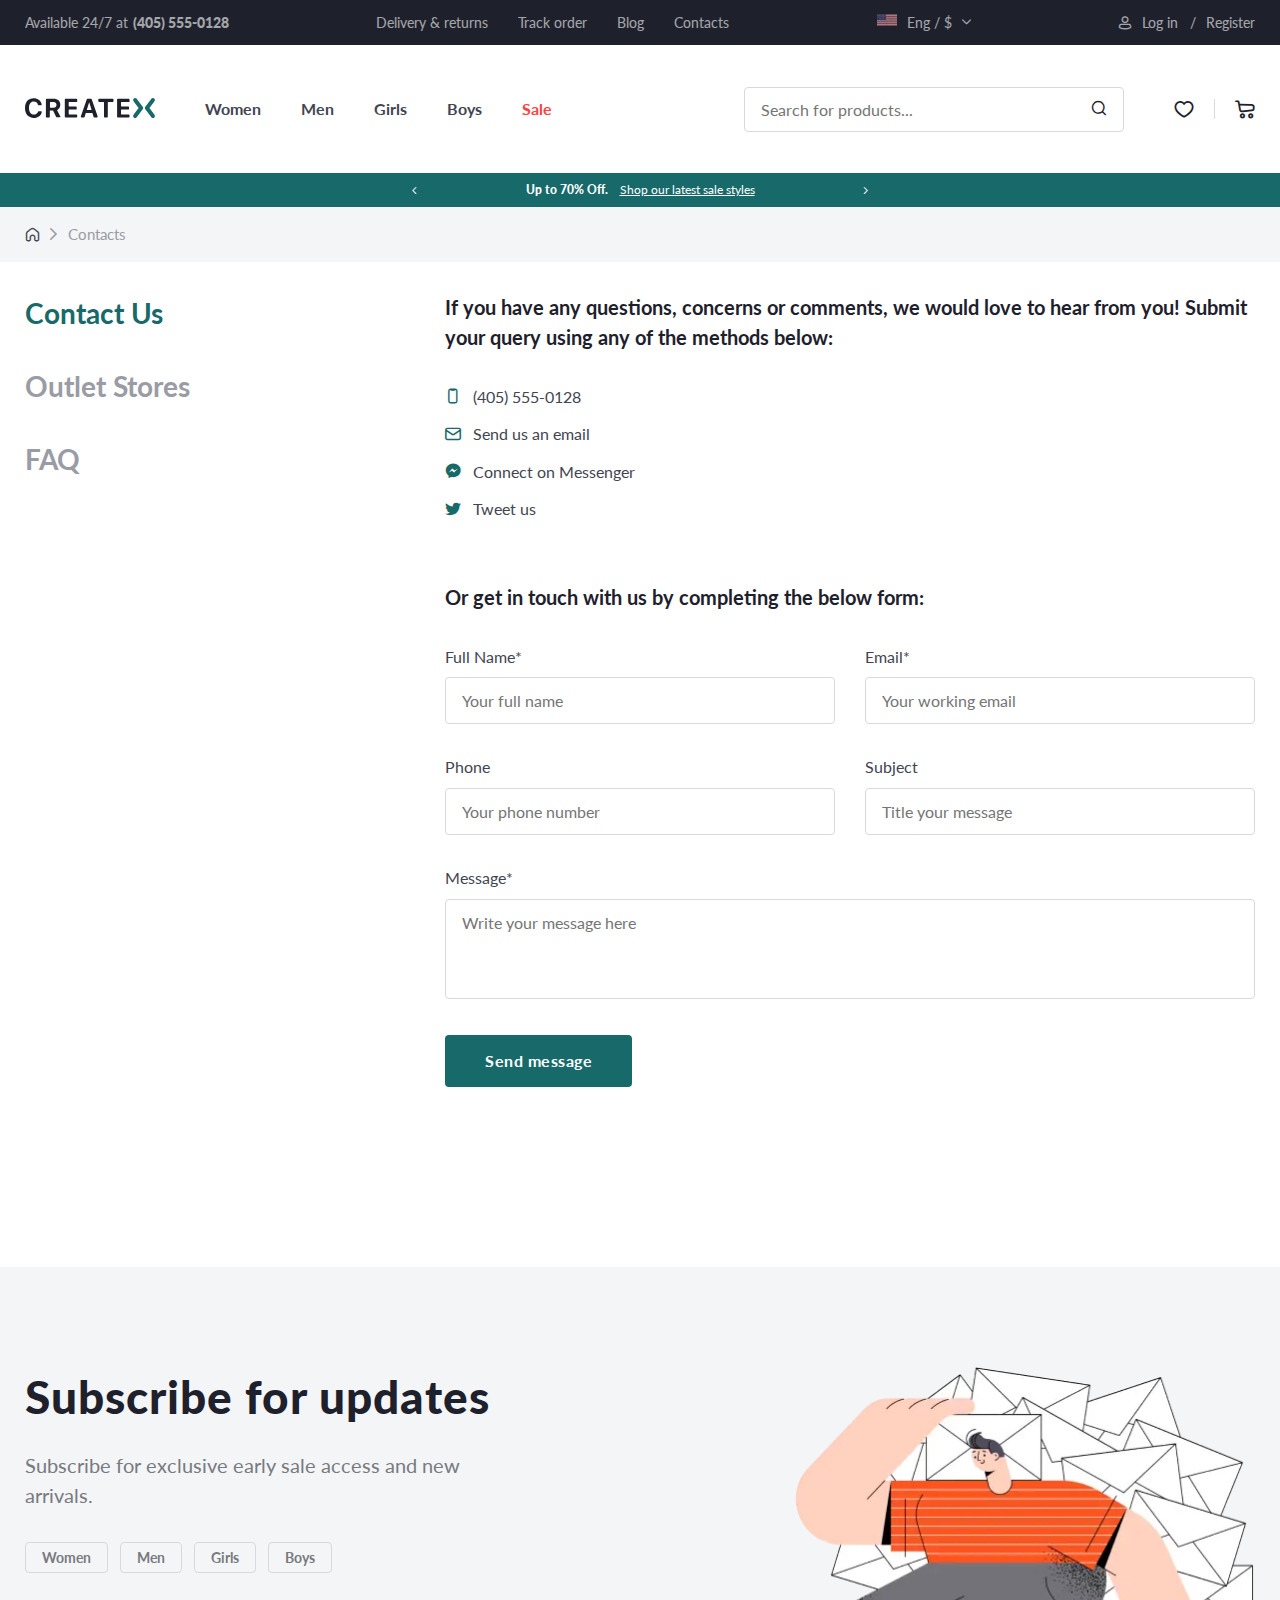
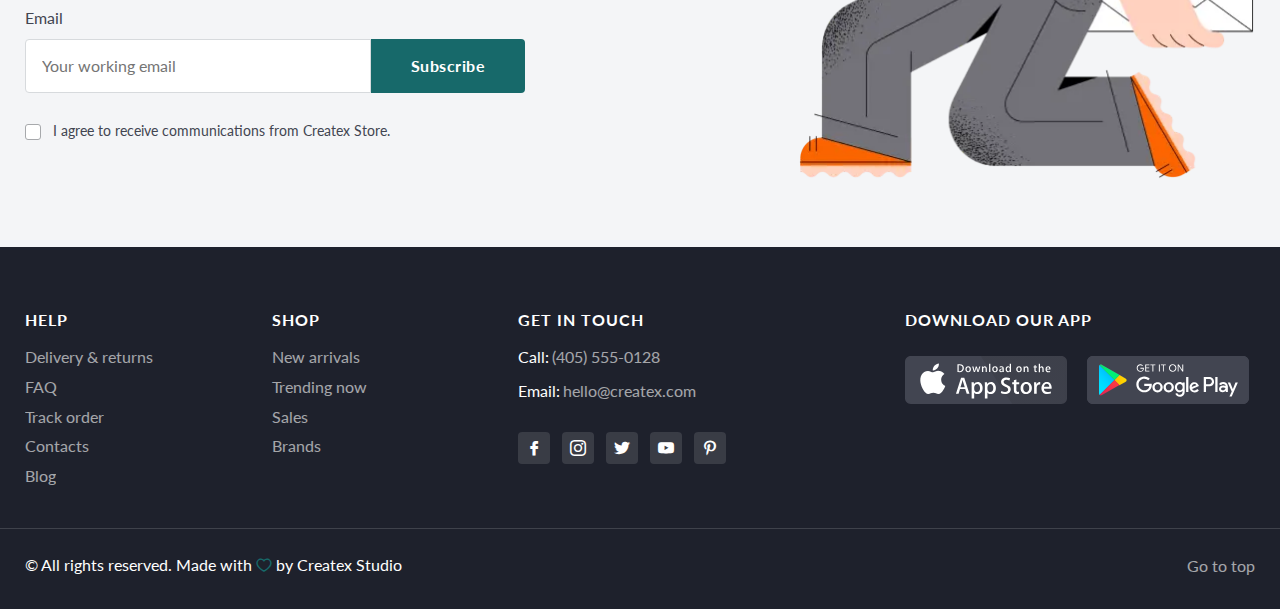
<file: contacts.html>
<!DOCTYPE html>
<html lang="ru">

<head>
	<title>Contacts</title>
	<meta charset="UTF-8" />
	<meta name="format-detection" content="telephone=no" />
	<!-- <style>body{opacity: 0;}</style> -->
	<link rel="stylesheet" href="css/style.css?_v=20230702001403" />
	<link rel="shortcut icon" href="favicon.ico" />
	<!-- <meta name="robots" content="noindex, nofollow"> -->
	<meta name="viewport" content="width=device-width, initial-scale=1.0" />
</head>

<body>
	<div class="wrapper">
		<header class="header">
			<div class="header__top top-header">
				<div class="top-header__container">
					<div class="top-header__phone">
						<p class="top-header__text">Available 24/7 at</p>
						<a href="tel:4055550128" class="top-header__number">(405) 555-0128</a>
					</div>
					<nav class="top-header__menu">
						<ul data-da=".menu-header__list,992," class="top-header__list">
							<li class="top-header__item">
								<a href="dilivery.html">Delivery & returns</a>
							</li>
							<li class="top-header__item">
								<a href="track-order.html">Track order</a>
							</li>
							<li class="top-header__item"><a href="blog.html">Blog</a></li>
							<li class="top-header__item"><a href="contacts.html">Contacts</a></li>
						</ul>
					</nav>
					<div class="top-header__language">
						<div data-da=".menu-header__list,400," data-select class="top-header__select select-header">
							<button data-select-button type="button" class="select-header__button _icon-small-arrow">
								<p>Eng / $</p>
								<div class="top-header__image">
									<picture><source srcset="img/header/flag-usa.webp" type="image/webp"><img src="img/header/flag-usa.jpg" alt="flag" /></picture>
								</div>
							</button>
							<ul class="select-header__list">
								<li class="select-header__item" data-value="cleaner">
									<p>Eng / $</p>
									<div class="top-header__image">
										<picture><source srcset="img/header/flag-usa.webp" type="image/webp"><img src="img/header/flag-usa.jpg" alt="flag" /></picture>
									</div>
								</li>
								<li class="select-header__item" data-value="ru">
									<p>RU, ₽</p>
									<div class="top-header__image">
										<picture><source srcset="img/header/russia-flag.webp" type="image/webp"><img src="img/header/russia-flag.png" alt="flag" /></picture>
									</div>
								</li>
							</ul>
							<input data-select-input type="text" class="select-header__input select-form__input_hidden" value="" />
						</div>
					</div>
					<div class="top-header__join _icon-user">
						<button data-popup="#log-in" type="button" class="top-header__log-in">
							<p>Log in</p>
							&nbsp; /
						</button>
						<button data-popup="#sign-up" type="button" class="top-header__register">
							Register
						</button>
					</div>
				</div>
			</div>
			<div class="header__body body-header">
				<div class="body-header__container">
					<a href="index.html" class="body-header__image">
						<img src="img/header/logo.svg" alt="logo" />
					</a>
					<nav class="body-header__menu menu-header">
						<ul class="menu-header__list">
							<li data-menu-id="1" class="menu-header__item">
								<button type="button" class="menu-header__button">Women</button>
							</li>
							<li data-menu-id="2" class="menu-header__item">
								<button type="button" class="menu-header__button">Men</button>
							</li>
							<li data-menu-id="3" class="menu-header__item">
								<button type="button" class="menu-header__button">Girls</button>
							</li>
							<li data-menu-id="4" class="menu-header__item">
								<button type="button" class="menu-header__button">Boys</button>
							</li>
							<li data-menu-id="5" class="menu-header__item menu-header__item_sale">
								<button type="button" class="menu-header__button">Sale</button>
							</li>
						</ul>
						<div data-submenu="1" class="menu-header__submenu submenu-header">
							<button class="submenu-header__close _icon-arrow">Back</button>
							<div class="submenu-header__container">
								<div class="submenu-header__content">
									<div class="submenu-header__nav nav-submenu">
										<ul class="nav-submenu__list">
											<li class="nav-submenu__item">
												<a href="catalog.html">New collection</a>
											</li>
											<li class="nav-submenu__item">
												<a href="catalog.html">Best Sellers</a>
											</li>
											<li class="nav-submenu__item">
												<a href="catalog.html">Plus Size</a>
											</li>
											<li class="nav-submenu__item nav-submenu__item_sale">
												<a href="catalog.html">Sale up to 70%</a>
											</li>
										</ul>
									</div>
									<div data-spollers="992,max" class="submenu-header__body">
										<div class="submenu-header__clothes">
											<a href="catalog.html" class="submenu-header__title">CLOTHES</a>
											<button data-spoller class="submenu-header__arrow _icon-small-arrow"></button>
											<div class="submenu-header__category">
												<ul class="submenu-header__list">
													<li class="submenu-header__item">
														<a href="catalog.html">Coats</a>
													</li>
													<li class="submenu-header__item">
														<a href="catalog.html">Jackets</a>
													</li>
													<li class="submenu-header__item">
														<a href="catalog.html">Suits</a>
													</li>
													<li class="submenu-header__item">
														<a href="catalog.html">Dresses </a>
													</li>
													<li class="submenu-header__item">
														<a href="catalog.html">Cardigans & sweaters</a>
													</li>
													<li class="submenu-header__item">
														<a href="catalog.html">Sweatshirts & hoodies</a>
													</li>
													<li class="submenu-header__item">
														<a href="catalog.html">T-shirts & tops</a>
													</li>
													<li class="submenu-header__item">
														<a href="catalog.html">Pants</a>
													</li>
													<li class="submenu-header__item">
														<a href="catalog.html">Jeans</a>
													</li>
													<li class="submenu-header__item">
														<a href="catalog.html">Shorts</a>
													</li>
													<li class="submenu-header__item">
														<a href="catalog.html">Skirts</a>
													</li>
													<li class="submenu-header__item">
														<a href="catalog.html">Lingerie & nightwear</a>
													</li>
													<li class="submenu-header__item">
														<a href="catalog.html">Sportswear</a>
													</li>
													<li class="submenu-header__item">
														<a href="catalog.html">Swimwear</a>
													</li>
												</ul>
											</div>
										</div>
									</div>
									<div data-spollers="992,max" class="submenu-header__body">
										<div class="submenu-header__clothes">
											<a href="catalog.html" class="submenu-header__title">SHOES</a>
											<button data-spoller class="submenu-header__arrow _icon-small-arrow"></button>
											<div class="submenu-header__category">
												<ul class="submenu-header__list">
													<li class="submenu-header__item">
														<a href="catalog.html">Boots</a>
													</li>
													<li class="submenu-header__item">
														<a href="catalog.html">Flat shoes</a>
													</li>
													<li class="submenu-header__item">
														<a href="catalog.html">Heels</a>
													</li>
													<li class="submenu-header__item">
														<a href="catalog.html">Sandals </a>
													</li>
													<li class="submenu-header__item">
														<a href="catalog.html">Mules</a>
													</li>
													<li class="submenu-header__item">
														<a href="catalog.html">Sliders</a>
													</li>
													<li class="submenu-header__item">
														<a href="catalog.html">Slippers</a>
													</li>
													<li class="submenu-header__item">
														<a href="catalog.html">Sneakers</a>
													</li>
													<li class="submenu-header__item">
														<a href="#">Leather</a>
													</li>
												</ul>
											</div>
										</div>
									</div>
									<div data-spollers="992,max" class="submenu-header__body">
										<div class="submenu-header__clothes">
											<a href="catalog.html" class="submenu-header__title">ACCESSORIES</a>
											<button data-spoller class="submenu-header__arrow _icon-small-arrow"></button>
											<div class="submenu-header__category">
												<ul class="submenu-header__list">
													<li class="submenu-header__item">
														<a href="catalog.html">Bags & bagpacks</a>
													</li>
													<li class="submenu-header__item">
														<a href="catalog.html">Hats & scarves</a>
													</li>
													<li class="submenu-header__item">
														<a href="catalog.html">Hair accessories</a>
													</li>
													<li class="submenu-header__item">
														<a href="catalog.html">Belts </a>
													</li>
													<li class="submenu-header__item">
														<a href="catalog.html">Jewellery</a>
													</li>
													<li class="submenu-header__item">
														<a href="catalog.html">Watches</a>
													</li>
													<li class="submenu-header__item">
														<a href="catalog.html">Sunglasses</a>
													</li>
													<li class="submenu-header__item">
														<a href="catalog.html">Purses</a>
													</li>
													<li class="submenu-header__item">
														<a href="catalog.html">Gloves</a>
													</li>
													<li class="submenu-header__item">
														<a href="catalog.html">Socks & tights</a>
													</li>
												</ul>
											</div>
										</div>
									</div>
								</div>
								<div class="submenu-header__offers offers-submenu">
									<div class="offers-submenu__image offers-submenu__image-ibg">
										<picture><source srcset="img/header/back-to-school.webp" type="image/webp"><img src="img/header/back-to-school.jpg" alt="back-to-school" /></picture>
									</div>
									<h4 class="offers-submenu__title">
										Back to school. Sale up to 50%
									</h4>
									<a href="" class="offers-submenu__button _button-border _icon-arrow">See offers</a>
								</div>
							</div>
						</div>
						<div data-submenu="2" class="menu-header__submenu submenu-header">
							<button class="submenu-header__close _icon-arrow">Back</button>
							<div class="submenu-header__container">
								<div class="submenu-header__content">
									<div class="submenu-header__nav nav-submenu">
										<ul class="nav-submenu__list">
											<li class="nav-submenu__item">
												<a href="catalog.html">New collection</a>
											</li>
											<li class="nav-submenu__item">
												<a href="catalog.html">Best Sellers</a>
											</li>
											<li class="nav-submenu__item">
												<a href="catalog.html">Plus Size</a>
											</li>
											<li class="nav-submenu__item nav-submenu__item_sale">
												<a href="catalog.html">Sale up to 70%</a>
											</li>
										</ul>
									</div>

									<div data-spollers="992,max" class="submenu-header__body">
										<div class="submenu-header__clothes">
											<a href="catalog.html" class="submenu-header__title">SHOES</a>
											<button data-spoller class="submenu-header__arrow _icon-small-arrow"></button>
											<div class="submenu-header__category">
												<ul class="submenu-header__list">
													<li class="submenu-header__item">
														<a href="catalog.html">Boots</a>
													</li>
													<li class="submenu-header__item">
														<a href="catalog.html">Flat shoes</a>
													</li>
													<li class="submenu-header__item">
														<a href="catalog.html">Heels</a>
													</li>
													<li class="submenu-header__item">
														<a href="catalog.html">Sandals </a>
													</li>
													<li class="submenu-header__item">
														<a href="catalog.html">Mules</a>
													</li>
													<li class="submenu-header__item">
														<a href="catalog.html">Sliders</a>
													</li>
													<li class="submenu-header__item">
														<a href="catalog.html">Slippers</a>
													</li>
													<li class="submenu-header__item">
														<a href="catalog.html">Sneakers</a>
													</li>
													<li class="submenu-header__item">
														<a href="catalog.html">Leather</a>
													</li>
												</ul>
											</div>
										</div>
									</div>
									<div data-spollers="992,max" class="submenu-header__body">
										<div class="submenu-header__clothes">
											<a href="catalog.html" class="submenu-header__title">ACCESSORIES</a>
											<button data-spoller class="submenu-header__arrow _icon-small-arrow"></button>
											<div class="submenu-header__category">
												<ul class="submenu-header__list">
													<li class="submenu-header__item">
														<a href="catalog.html">Bags & bagpacks</a>
													</li>
													<li class="submenu-header__item">
														<a href="catalog.html">Hats & scarves</a>
													</li>
													<li class="submenu-header__item">
														<a href="catalog.html">Hair accessories</a>
													</li>
													<li class="submenu-header__item">
														<a href="catalog.html">Belts </a>
													</li>
													<li class="submenu-header__item">
														<a href="catalog.html">Jewellery</a>
													</li>
													<li class="submenu-header__item">
														<a href="catalog.html">Watches</a>
													</li>
													<li class="submenu-header__item">
														<a href="catalog.html">Sunglasses</a>
													</li>
													<li class="submenu-header__item">
														<a href="catalog.html">Purses</a>
													</li>
													<li class="submenu-header__item">
														<a href="catalog.html">Gloves</a>
													</li>
													<li class="submenu-header__item">
														<a href="catalog.html">Socks & tights</a>
													</li>
												</ul>
											</div>
										</div>
									</div>
								</div>
								<div class="submenu-header__offers offers-submenu">
									<div class="offers-submenu__image offers-submenu__image-ibg">
										<picture><source srcset="img/header/back-to-school.webp" type="image/webp"><img src="img/header/back-to-school.jpg" alt="back-to-school" /></picture>
									</div>
									<h4 class="offers-submenu__title">
										Back to school. Sale up to 50%
									</h4>
									<a href="" class="offers-submenu__button _button-border _icon-arrow">See offers</a>
								</div>
							</div>
						</div>
						<div data-submenu="3" class="menu-header__submenu submenu-header">
							<button class="submenu-header__close _icon-arrow">Back</button>
							<div class="submenu-header__container">
								<div class="submenu-header__content">
									<div class="submenu-header__nav nav-submenu">
										<ul class="nav-submenu__list">
											<li class="nav-submenu__item">
												<a href="catalog.html">New collection</a>
											</li>
											<li class="nav-submenu__item">
												<a href="catalog.html">Best Sellers</a>
											</li>
											<li class="nav-submenu__item">
												<a href="catalog.html">Plus Size</a>
											</li>
											<li class="nav-submenu__item nav-submenu__item_sale">
												<a href="catalog.html">Sale up to 70%</a>
											</li>
										</ul>
									</div>
									<div data-spollers="992,max" class="submenu-header__body">
										<div class="submenu-header__clothes">
											<a href="catalog.html" class="submenu-header__title">CLOTHES</a>
											<button data-spoller class="submenu-header__arrow _icon-small-arrow"></button>
											<div class="submenu-header__category">
												<ul class="submenu-header__list">
													<li class="submenu-header__item">
														<a href="catalog.html">Coats</a>
													</li>
													<li class="submenu-header__item">
														<a href="catalog.html">Jackets</a>
													</li>
													<li class="submenu-header__item">
														<a href="catalog.html">Suits</a>
													</li>
													<li class="submenu-header__item">
														<a href="catalog.html">Dresses </a>
													</li>
													<li class="submenu-header__item">
														<a href="catalog.html">Cardigans & sweaters</a>
													</li>
													<li class="submenu-header__item">
														<a href="catalog.html">Sweatshirts & hoodies</a>
													</li>
													<li class="submenu-header__item">
														<a href="catalog.html">T-shirts & tops</a>
													</li>
													<li class="submenu-header__item">
														<a href="catalog.html">Pants</a>
													</li>
													<li class="submenu-header__item">
														<a href="catalog.html">Jeans</a>
													</li>
													<li class="submenu-header__item">
														<a href="catalog.html">Shorts</a>
													</li>
													<li class="submenu-header__item">
														<a href="catalog.html">Skirts</a>
													</li>
													<li class="submenu-header__item">
														<a href="catalog.html">Lingerie & nightwear</a>
													</li>
													<li class="submenu-header__item">
														<a href="catalog.html">Sportswear</a>
													</li>
													<li class="submenu-header__item">
														<a href="catalog.html">Swimwear</a>
													</li>
												</ul>
											</div>
										</div>
									</div>

									<div data-spollers="992,max" class="submenu-header__body">
										<div class="submenu-header__clothes">
											<a href="catalog.html" class="submenu-header__title">ACCESSORIES</a>
											<button data-spoller class="submenu-header__arrow _icon-small-arrow"></button>
											<div class="submenu-header__category">
												<ul class="submenu-header__list">
													<li class="submenu-header__item">
														<a href="catalog.html">Bags & bagpacks</a>
													</li>
													<li class="submenu-header__item">
														<a href="catalog.html">Hats & scarves</a>
													</li>
													<li class="submenu-header__item">
														<a href="catalog.html">Hair accessories</a>
													</li>
													<li class="submenu-header__item">
														<a href="catalog.html">Belts </a>
													</li>
													<li class="submenu-header__item">
														<a href="catalog.html">Jewellery</a>
													</li>
													<li class="submenu-header__item">
														<a href="catalog.html">Watches</a>
													</li>
													<li class="submenu-header__item">
														<a href="catalog.html">Sunglasses</a>
													</li>
													<li class="submenu-header__item">
														<a href="catalog.html">Purses</a>
													</li>
													<li class="submenu-header__item">
														<a href="catalog.html">Gloves</a>
													</li>
													<li class="submenu-header__item">
														<a href="catalog.html">Socks & tights</a>
													</li>
												</ul>
											</div>
										</div>
									</div>
								</div>
								<div class="submenu-header__offers offers-submenu">
									<div class="offers-submenu__image offers-submenu__image-ibg">
										<picture><source srcset="img/header/back-to-school.webp" type="image/webp"><img src="img/header/back-to-school.jpg" alt="back-to-school" /></picture>
									</div>
									<h4 class="offers-submenu__title">
										Back to school. Sale up to 50%
									</h4>
									<a href="" class="offers-submenu__button _button-border _icon-arrow">See offers</a>
								</div>
							</div>
						</div>
						<div data-submenu="4" class="menu-header__submenu submenu-header">
							<button class="submenu-header__close _icon-arrow">Back</button>
							<div class="submenu-header__container">
								<div class="submenu-header__content">
									<div class="submenu-header__nav nav-submenu">
										<ul class="nav-submenu__list">
											<li class="nav-submenu__item">
												<a href="catalog.html">New collection</a>
											</li>
											<li class="nav-submenu__item">
												<a href="catalog.html">Best Sellers</a>
											</li>
											<li class="nav-submenu__item">
												<a href="catalog.html">Plus Size</a>
											</li>
											<li class="nav-submenu__item nav-submenu__item_sale">
												<a href="catalog.html">Sale up to 70%</a>
											</li>
										</ul>
									</div>
									<div data-spollers="992,max" class="submenu-header__body">
										<div class="submenu-header__clothes">
											<a href="catalog.html" class="submenu-header__title">CLOTHES</a>
											<button data-spoller class="submenu-header__arrow _icon-small-arrow"></button>
											<div class="submenu-header__category">
												<ul class="submenu-header__list">
													<li class="submenu-header__item">
														<a href="catalog.html">Coats</a>
													</li>
													<li class="submenu-header__item">
														<a href="catalog.html">Jackets</a>
													</li>
													<li class="submenu-header__item">
														<a href="catalog.html">Suits</a>
													</li>
													<li class="submenu-header__item">
														<a href="catalog.html">Dresses </a>
													</li>
													<li class="submenu-header__item">
														<a href="catalog.html">Cardigans & sweaters</a>
													</li>
													<li class="submenu-header__item">
														<a href="catalog.html">Sweatshirts & hoodies</a>
													</li>
													<li class="submenu-header__item">
														<a href="catalog.html">T-shirts & tops</a>
													</li>
													<li class="submenu-header__item">
														<a href="catalog.html">Pants</a>
													</li>
													<li class="submenu-header__item">
														<a href="catalog.html">Jeans</a>
													</li>
													<li class="submenu-header__item">
														<a href="catalog.html">Shorts</a>
													</li>
													<li class="submenu-header__item">
														<a href="catalog.html">Skirts</a>
													</li>
													<li class="submenu-header__item">
														<a href="catalog.html">Lingerie & nightwear</a>
													</li>
													<li class="submenu-header__item">
														<a href="catalog.html">Sportswear</a>
													</li>
													<li class="submenu-header__item">
														<a href="catalog.html">Swimwear</a>
													</li>
												</ul>
											</div>
										</div>
									</div>
									<div data-spollers="992,max" class="submenu-header__body">
										<div class="submenu-header__clothes">
											<a href="catalog.html" class="submenu-header__title">SHOES</a>
											<button data-spoller class="submenu-header__arrow _icon-small-arrow"></button>
											<div class="submenu-header__category">
												<ul class="submenu-header__list">
													<li class="submenu-header__item">
														<a href="catalog.html">Boots</a>
													</li>
													<li class="submenu-header__item">
														<a href="catalog.html">Flat shoes</a>
													</li>
													<li class="submenu-header__item">
														<a href="catalog.html">Heels</a>
													</li>
													<li class="submenu-header__item">
														<a href="catalog.html">Sandals </a>
													</li>
													<li class="submenu-header__item">
														<a href="catalog.html">Mules</a>
													</li>
													<li class="submenu-header__item">
														<a href="catalog.html">Sliders</a>
													</li>
													<li class="submenu-header__item">
														<a href="catalog.html">Slippers</a>
													</li>
													<li class="submenu-header__item">
														<a href="catalog.html">Sneakers</a>
													</li>
													<li class="submenu-header__item">
														<a href="catalog.html">Leather</a>
													</li>
												</ul>
											</div>
										</div>
									</div>
								</div>
								<div class="submenu-header__offers offers-submenu">
									<div class="offers-submenu__image offers-submenu__image-ibg">
										<picture><source srcset="img/header/back-to-school.webp" type="image/webp"><img src="img/header/back-to-school.jpg" alt="back-to-school" /></picture>
									</div>
									<h4 class="offers-submenu__title">
										Back to school. Sale up to 50%
									</h4>
									<a href="" class="offers-submenu__button _button-border _icon-arrow">See offers</a>
								</div>
							</div>
						</div>
						<div data-submenu="5" class="menu-header__submenu submenu-header">
							<button class="submenu-header__close _icon-arrow">Back</button>
							<div class="submenu-header__container">
								<div class="submenu-header__content">
									<div class="submenu-header__nav nav-submenu">
										<ul class="nav-submenu__list">
											<li class="nav-submenu__item">
												<a href="catalog.html">New collection</a>
											</li>
											<li class="nav-submenu__item">
												<a href="catalog.html">Best Sellers</a>
											</li>
											<li class="nav-submenu__item">
												<a href="catalog.html">Plus Size</a>
											</li>
											<li class="nav-submenu__item nav-submenu__item_sale">
												<a href="catalog.html">Sale up to 70%</a>
											</li>
										</ul>
									</div>

									<div data-spollers="992,max" class="submenu-header__body">
										<div class="submenu-header__clothes">
											<a href="catalog.html" class="submenu-header__title">ACCESSORIES</a>
											<button data-spoller class="submenu-header__arrow _icon-small-arrow"></button>
											<div class="submenu-header__category">
												<ul class="submenu-header__list">
													<li class="submenu-header__item">
														<a href="catalog.html">Bags & bagpacks</a>
													</li>
													<li class="submenu-header__item">
														<a href="catalog.html">Hats & scarves</a>
													</li>
													<li class="submenu-header__item">
														<a href="catalog.html">Hair accessories</a>
													</li>
													<li class="submenu-header__item">
														<a href="catalog.html">Belts </a>
													</li>
													<li class="submenu-header__item">
														<a href="catalog.html">Jewellery</a>
													</li>
													<li class="submenu-header__item">
														<a href="catalog.html">Watches</a>
													</li>
													<li class="submenu-header__item">
														<a href="catalog.html">Sunglasses</a>
													</li>
													<li class="submenu-header__item">
														<a href="catalog.html">Purses</a>
													</li>
													<li class="submenu-header__item">
														<a href="catalog.html">Gloves</a>
													</li>
													<li class="submenu-header__item">
														<a href="catalog.html">Socks & tights</a>
													</li>
												</ul>
											</div>
										</div>
									</div>
								</div>
								<div class="submenu-header__offers offers-submenu">
									<div class="offers-submenu__image offers-submenu__image-ibg">
										<picture><source srcset="img/header/back-to-school.webp" type="image/webp"><img src="img/header/back-to-school.jpg" alt="back-to-school" /></picture>
									</div>
									<h4 class="offers-submenu__title">
										Back to school. Sale up to 50%
									</h4>
									<a href="" class="offers-submenu__button _button-border _icon-arrow">See offers</a>
								</div>
							</div>
						</div>
					</nav>
					<div class="body-header__search search-header">
						<button type="button" class="search-header__icon _icon-search"></button>
						<form action="#" class="search-header__form _icon-search">
							<input autocomplete="off" type="text" name="form[]" data-error="Ошибка" placeholder="Search for products..." class="search-header__input" />
						</form>
					</div>
					<div class="body-header__purchase purchase">
						<a href="wishlist.html" type="button" class="purchase__favourite _icon-favourite"></a>
						<button type="button" class="purchase__cart cart-purchase _icon-cart"></button>
					</div>
					<div class="icon-menu"><span></span></div>
				</div>
			</div>
			<div class="header__promo promo-header">
				<div class="promo-header__container">
					<div class="promo-header__slider swiper">
						<div class="promo-header__wrapper swiper-wrapper">
							<div class="promo-header__slide swiper-slide">
								<p>Up to 70% Off.</p>
								<a href="#">Shop our latest sale styles</a>
							</div>
							<div class="promo-header__slide swiper-slide">
								<p>Up to 70% Off.</p>
								<a href="#">Shop our latest sale styles</a>
							</div>
						</div>
						<button type="button" class="promo-header__button promo-header__button_prev _icon-small-arrow"></button>
						<button type="button" class="promo-header__button promo-header__button_next _icon-small-arrow"></button>
					</div>
				</div>
			</div>
		</header>
		<!-- <div class="cart-purchase__wrapper">
  <div class="cart-purchase__menu">
    <h3 class="cart-purchase__title">Your cart (<span>0</span>)</h3>
    <div class="cart-purchase__close _icon-close"></div>
    <div class="cart-purchase__body body-cart"></div>
    <div class="cart-purchase__bottom bottom-cart">
      <div class="bottom-cart__text">
        <p class="bottom-cart__total">Subtotal:</p>
        <p class="bottom-cart__price">$0</p>
      </div>
      <a type="button" href="checkout.html" class="bottom-cart__button _button"
        >Checkout</a
      >
    </div>
  </div>
</div> -->

		<main class="page">
			<div class="page__top top-page">
				<div class="top-page__container">
					<nav class="top-page__breadcrumbs breadcrumbs">
						<ul class="breadcrumbs__list">
							<li class="breadcrumbs__item">
								<a class="_icon-home" href="index.html"></a>
							</li>
							<li class="breadcrumbs__item">
								<a href="contacts.html">Contacts</a>
							</li>
						</ul>
					</nav>
				</div>
			</div>
			<section class="page__contacts contacts">
				<div class="contacts__container">
					<aside class="contacts__menu menu-contacts">
						<ul class="menu-contacts__list">
							<li class="menu-contacts__item menu-contacts__item_active">
								<a href="contacts.html">Contact Us</a>
							</li>
							<li class="menu-contacts__item">
								<a href="stories.html">Outlet Stores</a>
							</li>
							<li class="menu-contacts__item">
								<a href="FAQ.html">FAQ</a>
							</li>
						</ul>
					</aside>
					<div class="contacts__content content-contacts">
						<h5 class="content-contacts__title">
							If you have any questions, concerns or comments, we would love
							to hear from you! Submit your query using any of the methods
							below:
						</h5>
						<div class="content-contacts__connect connect-contacts">
							<ul class="connect-contacts__list">
								<li class="connect-contacts__item _icon-phone">
									(405) 555-0128
								</li>
								<li class="connect-contacts__item _icon-mail">
									Send us an email
								</li>
								<li class="connect-contacts__item _icon-messanger">
									Connect on Messenger
								</li>
								<li class="connect-contacts__item _icon-twitter">Tweet us</li>
							</ul>
						</div>
						<h5 class="content-contacts__title">
							Or get in touch with us by completing the below form:
						</h5>
						<form action="#" class="connect-contacts__form form-contacts">
							<div class="form-contacts__item">
								<label for="contacts-name" class="form-contacts__label">Full Name*</label>
								<input id="contacts-name" autocomplete="off" type="text" name="form[]" data-error="Ошибка" placeholder="Your full name" class="form-contacts__input" />
							</div>
							<div class="form-contacts__item">
								<label for="contacts-email" class="form-contacts__label">Email*</label>
								<input id="contacts-email" autocomplete="off" type="text" name="form[]" data-error="Ошибка" placeholder="Your working email" class="form-contacts__input" />
							</div>
							<div class="form-contacts__item">
								<label for="contacts-phone" class="form-contacts__label">Phone</label>
								<input id="contacts-phone" autocomplete="off" type="text" name="form[]" data-error="Ошибка" placeholder="Your phone number" class="form-contacts__input" />
							</div>
							<div class="form-contacts__item">
								<label for="contacts-subject" class="form-contacts__label">Subject</label>
								<input id="contacts-subject" autocomplete="off" type="text" name="form[]" data-error="Ошибка" placeholder="Title your message" class="form-contacts__input" />
							</div>
							<div class="form-contacts__item form-contacts__item_full">
								<label for="contacts-message" class="form-contacts__label">Message*</label>
								<textarea name="" id="contacts-message" class="form-contacts__text" placeholder="Write your message here"></textarea>
							</div>
							<button type="button" class="form-contacts__button _button">
								Send message
							</button>
						</form>
					</div>
				</div>
			</section>
		</main>
		<footer class="footer">
			<div class="footer__top top-footer">
				<div class="top-footer__container">
					<div class="top-footer__content">
						<h2 class="top-footer__title _title">Subscribe for updates</h2>
						<h4 class="top-footer__subtitle">
							Subscribe for exclusive early sale access and new arrivals.
						</h4>
						<form action="" class="top-footer__form form-footer">
							<div class="form-footer__for for-footer">
								<button type="button" class="for-footer__button">Women</button>
								<button type="button" class="for-footer__button">Men</button>
								<button type="button" class="for-footer__button">Girls</button>
								<button type="button" class="for-footer__button">Boys</button>
							</div>
							<div class="form-footer__email">
								<label for="footer-email" class="form-footer__label">Email</label>
								<div class="form-footer__item">
									<input id="footer-email" autocomplete="off" type="text" name="form[]" data-error="Ошибка" placeholder="Your working email" class="form-footer__input" />
									<button type="button" class="form-footer__button _button">
										Subscribe
									</button>
								</div>
							</div>
							<div class="form-footer__check checkbox">
								<input id="agree" autocomplete="off" type="checkbox" name="form[]" data-error="Ошибка" placeholder="" class="form-footer__input checkbox__input" />
								<label for="agree" class="form-footer__label checkbox__label">I agree to receive communications from Createx Store.</label>
							</div>
						</form>
					</div>
					<div class="top-footer__image">
						<picture><source srcset="img/footer/image.webp" type="image/webp"><img src="img/footer/image.png" alt="" /></picture>
					</div>
				</div>
			</div>
			<div class="footer__body body-footer">
				<div class="body-footer__top">
					<div class="body-footer__container">
						<div class="body-footer__content content-footer">
							<div data-spollers="550,max," class="content-footer__column">
								<button data-spoller class="content-footer__title _icon-small-arrow">
									HELP
								</button>
								<ul class="content-footer__list">
									<li class="content-footer__item">
										<a href="#">Delivery & returns</a>
									</li>
									<li class="content-footer__item"><a href="FAQ.html">FAQ</a></li>
									<li class="content-footer__item">
										<a href="track-order.html">Track order</a>
									</li>
									<li class="content-footer__item">
										<a href="contacts.html">Contacts</a>
									</li>
									<li class="content-footer__item"><a href="blog.html">Blog</a></li>
								</ul>
							</div>
							<div data-spollers="550,max," class="content-footer__column">
								<button data-spoller class="content-footer__title _icon-small-arrow">
									Shop
								</button>
								<ul class="content-footer__list">
									<li class="content-footer__item">
										<a href="#">New arrivals</a>
									</li>
									<li class="content-footer__item"><a href="#">Trending now</a></li>
									<li class="content-footer__item"><a href="#">Sales</a></li>
									<li class="content-footer__item"><a href="#">Brands</a></li>
								</ul>
							</div>
							<div class="content-footer__column">
								<h4 class="content-footer__title">Get in touch</h4>
								<ul class="content-footer__list">
									<li class="content-footer__item">
										<p>Call:</p>
										<a href="tel:4055550128">(405) 555-0128</a>
									</li>
									<li class="content-footer__item">
										<p>Email:</p>
										<span>hello@createx.com</span>
									</li>
								</ul>
								<div class="content-footer__links">
									<a href="#" class="content-footer__link _icon-facebook"></a>
									<a href="#" class="content-footer__link _icon-instagram"></a>
									<a href="#" class="content-footer__link _icon-twitter"></a>
									<a href="#" class="content-footer__link _icon-youtube"></a>
									<a href="#" class="content-footer__link _icon-pinterest"></a>
								</div>
							</div>
						</div>
						<div class="content-footer__download download-footer">
							<h6 class="download-footer__title">Download our app</h6>
							<div class="download-footer__images">
								<a href="#" class="download-footer__image">
									<img src="img/footer/app-store.svg" alt="app-store" />
								</a>
								<a href="#" class="download-footer__image">
									<img src="img/footer/google-play.svg" alt="google-play" />
								</a>
							</div>
						</div>
					</div>
				</div>
				<div class="body-footer__copy copy-footer">
					<div class="copy-footer__container">
						<p class="copy-footer__text">
							© All rights reserved. Made with
							<span class="_icon-favourite"></span> by Createx Studio
						</p>
						<button class="copy-footer__button">Go to top</button>
					</div>
				</div>
			</div>
		</footer>

	</div>
	<div id="log-in" aria-hidden="true" class="log-in">
		<div class="log-in__wrapper">
			<div class="popup__content log-in__content">
				<button data-close type="button" class="log-in__close _icon-close"></button>
				<div class="log-in__body body-log-in">
					<h3 class="body-log-in__title">Sign in</h3>
					<h6 class="body-log-in__subtitle">
						Sign in to your account using email and password provided during
						registration.
					</h6>
					<form action="" class="body-log-in__form form-log-in">
						<div class="form-log-in__item">
							<label for="email" class="form-log-in__label">Email</label>
							<input id="email" autocomplete="off" type="text" name="email" data-error="Ошибка" placeholder="Your working email" class="form-log-in__input" />
						</div>
						<div class="form-log-in__item form-log-in__item_password">
							<label for="password" class="form-log-in__label">Password</label>
							<input id="password" autocomplete="off" type="password" name="email" data-error="Ошибка" placeholder="" class="form-log-in__input" />
							<div class="form-log-in__eyes _icon-eyes"></div>
						</div>
						<div class="form-log-in__bottom">
							<div class="form-log-in__check checkbox">
								<input id="keep" autocomplete="off" type="checkbox" class="form-log-in__checkbox checkbox__input" />
								<label for="keep" class="form-log-in__label_check checkbox__label">Keep me signed in</label>
							</div>
							<button type="button" class="form-log-in__forgot">
								Forgot password?
							</button>
						</div>
						<button type="button" class="form-log-in__button _button">
							Sign up
						</button>
					</form>
					<div class="body-log-in__sign">
						<p class="body-log-in__text">Don't have an account?</p>
						<button type="button" data-popup="#sign-up" class="body-log-in__button">
							Sign up
						</button>
					</div>
				</div>
				<div class="log-in__with with-log-in">
					<h6 class="with-log-in__title">Or sign in with</h6>
					<div class="with-log-in__links">
						<div class="with-log-in__link _icon-facebook"></div>
						<div class="with-log-in__link _icon-google"></div>
						<div class="with-log-in__link _icon-twitter"></div>
						<div class="with-log-in__link _icon-linked-in"></div>
					</div>
				</div>
			</div>
		</div>
	</div>
	<div id="sign-up" aria-hidden="true" class="sign-up">
		<div class="sign-up__wrapper">
			<div class="popup__content sign-up__content">
				<button data-close type="button" class="sign-up__close _icon-close"></button>
				<div class="sign-up__body body-sign-up">
					<h3 class="body-sign-up__title">Sign up</h3>
					<h6 class="body-sign-up__subtitle">
						Registration takes less than a minute but gives you full control over
						your orders.
					</h6>
					<form action="" class="body-sign-up__form form-sign-up">
						<div class="form-sign-up__item">
							<label for="name" class="form-sign-up__label">Full Name</label>
							<input id="name" autocomplete="off" type="text" name="email" data-error="Ошибка" placeholder="Your full name" class="form-sign-up__input" />
						</div>
						<div class="form-log-in__item">
							<label for="email" class="form-sign-up__label">Email</label>
							<input id="email" autocomplete="off" type="text" name="email" data-error="Ошибка" placeholder="Your full name" class="form-sign-up__input" />
						</div>
						<div class="form-sign-up__item form-sign-up__item_password">
							<label for="password" class="form-sign-up__label">Password</label>
							<input id="password" autocomplete="off" type="password" name="email" data-error="Ошибка" placeholder="" class="form-sign-up__input" />
							<div class="form-sign-up__eyes _icon-eyes"></div>
						</div>
						<div class="form-sign-up__item form-sign-up__item_password">
							<label for="password-conf" class="form-sign-up__label">Confirm Password</label>
							<input id="password-conf" autocomplete="off" type="password" name="email" data-error="Ошибка" placeholder="" class="form-sign-up__input" />
							<div class="form-sign-up__eyes _icon-eyes"></div>
						</div>
						<div class="form-sign-up__bottom">
							<div class="form-sing-up__check checkbox">
								<input id="remember" autocomplete="off" type="checkbox" class="form-sign-up__checkbox checkbox__input" />
								<label for="remember" class="form-sign-up__label_check checkbox__label">Remember me</label>
							</div>
						</div>
						<button type="button" class="form-sign-up__button _button">
							Sign up
						</button>
					</form>
					<div class="body-sign-up__sign">
						<p class="body-sign-up__text">Already have an account?</p>
						<button data-popup="#log-in" type="button" class="body-sign-up__button">
							Sign in
						</button>
					</div>
				</div>
				<div class="sign-up__with with-sign-up">
					<h6 class="with-sign-up__title">Or sign in with</h6>
					<div class="with-sign-up__links">
						<div class="with-sign-up__link _icon-facebook"></div>
						<div class="with-sign-up__link _icon-google"></div>
						<div class="with-sign-up__link _icon-twitter"></div>
						<div class="with-sign-up__link _icon-linked-in"></div>
					</div>
				</div>
			</div>
		</div>
	</div>
	<div id="size-chart" aria-hidden="true" class="size-chart">
		<div class="size-chart__wrapper">
			<div class="popup__content size-chart__content">
				<button data-close type="button" class="size-chart__close _icon-close"></button>
				<div class="size-chart__body body-size-chart">
					<h3 class="body-size-chart__title">Size chart</h3>
					<div data-tabs class="body-size-chart__tabs tabs-size">
						<nav data-tabs-titles class="tabs-size__navigation">
							<button type="button" class="tabs-size__title _tab-active">
								Women
							</button>
							<button type="button" class="tabs-size__title">Men</button>
							<button type="button" class="tabs-size__title">Kids</button>
						</nav>
						<div data-tabs-body class="tabs-size__content">
							<div class="tabs-size__body body-size">
								<h3 class="body-size__title">Footwear</h3>
								<div class="body-size__content">
									<div class="body-size__row">
										<div class="body-size__item body-size__item_main">Europe</div>
										<div class="body-size__sizes">
											<div class="body-size__item">35</div>
											<div class="body-size__item">36</div>
											<div class="body-size__item">37</div>
											<div class="body-size__item">38</div>
											<div class="body-size__item">39</div>
											<div class="body-size__item">40</div>
											<div class="body-size__item">41</div>
											<div class="body-size__item">42</div>
										</div>
									</div>
									<div class="body-size__row">
										<div class="body-size__item body-size__item_main">USA</div>
										<div class="body-size__sizes">
											<div class="body-size__item">5</div>
											<div class="body-size__item">6</div>
											<div class="body-size__item">6.5</div>
											<div class="body-size__item">7.5</div>
											<div class="body-size__item">8</div>
											<div class="body-size__item">9</div>
											<div class="body-size__item">10</div>
											<div class="body-size__item">11</div>
										</div>
									</div>
									<div class="body-size__row">
										<div class="body-size__item body-size__item_main">
											United Kingdom
										</div>
										<div class="body-size__sizes">
											<div class="body-size__item">2</div>
											<div class="body-size__item">3</div>
											<div class="body-size__item">4</div>
											<div class="body-size__item">5</div>
											<div class="body-size__item">6</div>
											<div class="body-size__item">7</div>
											<div class="body-size__item">8</div>
											<div class="body-size__item">9</div>
										</div>
									</div>
									<div class="body-size__row">
										<div class="body-size__item body-size__item_main">China</div>
										<div class="body-size__sizes">
											<div class="body-size__item">230/83</div>
											<div class="body-size__item">235/84</div>
											<div class="body-size__item">240/85</div>
											<div class="body-size__item">245/86</div>
											<div class="body-size__item">255/87</div>
											<div class="body-size__item">260/88</div>
											<div class="body-size__item">265/89</div>
											<div class="body-size__item">275/90</div>
										</div>
									</div>
									<div class="body-size__row">
										<div class="body-size__item body-size__item_main">Russia</div>
										<div class="body-size__sizes">
											<div class="body-size__item">35</div>
											<div class="body-size__item">36</div>
											<div class="body-size__item">37</div>
											<div class="body-size__item">38</div>
											<div class="body-size__item">39</div>
											<div class="body-size__item">40</div>
											<div class="body-size__item">41</div>
											<div class="body-size__item">42</div>
										</div>
									</div>
									<div class="body-size__row">
										<div class="body-size__item body-size__item_main">Italy</div>
										<div class="body-size__sizes">
											<div class="body-size__item">35</div>
											<div class="body-size__item">36</div>
											<div class="body-size__item">37</div>
											<div class="body-size__item">38</div>
											<div class="body-size__item">39</div>
											<div class="body-size__item">40</div>
											<div class="body-size__item">41</div>
											<div class="body-size__item">42</div>
										</div>
									</div>
									<div class="body-size__row">
										<div class="body-size__item body-size__item_main">
											South Korea
										</div>
										<div class="body-size__sizes">
											<div class="body-size__item">230</div>
											<div class="body-size__item">235</div>
											<div class="body-size__item">240</div>
											<div class="body-size__item">245</div>
											<div class="body-size__item">255</div>
											<div class="body-size__item">260</div>
											<div class="body-size__item">265</div>
											<div class="body-size__item">275</div>
										</div>
									</div>
								</div>
							</div>
							<div class="tabs-size__body body-size">
								<h3 class="body-size__title">Footwear</h3>
								<div class="body-size__content">
									<div class="body-size__row">
										<div class="body-size__item body-size__item_main">Europe</div>
										<div class="body-size__sizes">
											<div class="body-size__item">35</div>
											<div class="body-size__item">36</div>
											<div class="body-size__item">37</div>
											<div class="body-size__item">38</div>
											<div class="body-size__item">39</div>
											<div class="body-size__item">40</div>
											<div class="body-size__item">41</div>
											<div class="body-size__item">42</div>
										</div>
									</div>
									<div class="body-size__row">
										<div class="body-size__item body-size__item_main">USA</div>
										<div class="body-size__sizes">
											<div class="body-size__item">5</div>
											<div class="body-size__item">6</div>
											<div class="body-size__item">6.5</div>
											<div class="body-size__item">7.5</div>
											<div class="body-size__item">8</div>
											<div class="body-size__item">9</div>
											<div class="body-size__item">10</div>
											<div class="body-size__item">11</div>
										</div>
									</div>
									<div class="body-size__row">
										<div class="body-size__item body-size__item_main">
											United Kingdom
										</div>
										<div class="body-size__sizes">
											<div class="body-size__item">2</div>
											<div class="body-size__item">3</div>
											<div class="body-size__item">4</div>
											<div class="body-size__item">5</div>
											<div class="body-size__item">6</div>
											<div class="body-size__item">7</div>
											<div class="body-size__item">8</div>
											<div class="body-size__item">9</div>
										</div>
									</div>
									<div class="body-size__row">
										<div class="body-size__item body-size__item_main">China</div>
										<div class="body-size__sizes">
											<div class="body-size__item">230/83</div>
											<div class="body-size__item">235/84</div>
											<div class="body-size__item">240/85</div>
											<div class="body-size__item">245/86</div>
											<div class="body-size__item">255/87</div>
											<div class="body-size__item">260/88</div>
											<div class="body-size__item">265/89</div>
											<div class="body-size__item">275/90</div>
										</div>
									</div>
									<div class="body-size__row">
										<div class="body-size__item body-size__item_main">Russia</div>
										<div class="body-size__sizes">
											<div class="body-size__item">35</div>
											<div class="body-size__item">36</div>
											<div class="body-size__item">37</div>
											<div class="body-size__item">38</div>
											<div class="body-size__item">39</div>
											<div class="body-size__item">40</div>
											<div class="body-size__item">41</div>
											<div class="body-size__item">42</div>
										</div>
									</div>
								</div>
							</div>
							<div class="tabs-size__body body-size">
								<h3 class="body-size__title">Footwear</h3>
								<div class="body-size__content">
									<div class="body-size__row">
										<div class="body-size__item body-size__item_main">China</div>
										<div class="body-size__sizes">
											<div class="body-size__item">230/83</div>
											<div class="body-size__item">235/84</div>
											<div class="body-size__item">240/85</div>
											<div class="body-size__item">245/86</div>
											<div class="body-size__item">255/87</div>
											<div class="body-size__item">260/88</div>
											<div class="body-size__item">265/89</div>
											<div class="body-size__item">275/90</div>
										</div>
									</div>
									<div class="body-size__row">
										<div class="body-size__item body-size__item_main">Russia</div>
										<div class="body-size__sizes">
											<div class="body-size__item">35</div>
											<div class="body-size__item">36</div>
											<div class="body-size__item">37</div>
											<div class="body-size__item">38</div>
											<div class="body-size__item">39</div>
											<div class="body-size__item">40</div>
											<div class="body-size__item">41</div>
											<div class="body-size__item">42</div>
										</div>
									</div>
									<div class="body-size__row">
										<div class="body-size__item body-size__item_main">Italy</div>
										<div class="body-size__sizes">
											<div class="body-size__item">35</div>
											<div class="body-size__item">36</div>
											<div class="body-size__item">37</div>
											<div class="body-size__item">38</div>
											<div class="body-size__item">39</div>
											<div class="body-size__item">40</div>
											<div class="body-size__item">41</div>
											<div class="body-size__item">42</div>
										</div>
									</div>
									<div class="body-size__row">
										<div class="body-size__item body-size__item_main">
											South Korea
										</div>
										<div class="body-size__sizes">
											<div class="body-size__item">230</div>
											<div class="body-size__item">235</div>
											<div class="body-size__item">240</div>
											<div class="body-size__item">245</div>
											<div class="body-size__item">255</div>
											<div class="body-size__item">260</div>
											<div class="body-size__item">265</div>
											<div class="body-size__item">275</div>
										</div>
									</div>
								</div>
							</div>
						</div>
					</div>
					<div data-tabs class="body-size-chart__tabs tabs-size">
						<div class="tabs-size__top">
							<h3 class="tabs-size__subtitle">
								I want to see size equivalence in:
							</h3>
							<nav data-tabs-titles class="tabs-size__navigation">
								<button type="button" class="tabs-size__title _tab-active">
									cm
								</button>
								<button type="button" class="tabs-size__title">Inches</button>
							</nav>
						</div>
						<div data-tabs-body class="tabs-size__content">
							<div class="tabs-size__body body-size">
								<h2 class="body-size__title">Equivalence in centimetres</h2>
								<div class="body-size__content">
									<div class="body-size__row">
										<div class="body-size__item body-size__item_main">
											Foot length
										</div>

										<div class="body-size__sizes">
											<div class="body-size__item">22.4 cm</div>
											<div class="body-size__item">23 cm</div>
											<div class="body-size__item">23.6 cm</div>
											<div class="body-size__item">24.3 cm</div>
											<div class="body-size__item">24.9 cm</div>
											<div class="body-size__item">25.5 cm</div>
											<div class="body-size__item">26.2 cm</div>
											<div class="body-size__item">26.8 cm</div>
										</div>
									</div>
								</div>
							</div>
							<div class="tabs-size__body body-size">
								<h2 class="body-size__title">Equivalence in centimetres</h2>
								<div class="body-size__content">
									<div class="body-size__row">
										<div class="body-size__item body-size__item_main">
											Foot length
										</div>
										<div class="body-size__sizes">
											<div class="body-size__item">8.8 Inches</div>
											<div class="body-size__item">9.0 Inches</div>
											<div class="body-size__item">9.3 Inches</div>
											<div class="body-size__item">9.6 Inches</div>
											<div class="body-size__item">9.8 Inches</div>
											<div class="body-size__item">10.0 Inches</div>
											<div class="body-size__item">10.3 Inches</div>
											<div class="body-size__item">10.5 Inches</div>
										</div>
									</div>
								</div>
							</div>
						</div>
					</div>
				</div>
			</div>
		</div>
	</div>
	<div id="review" aria-hidden="true" class="review">
		<div class="review__wrapper">
			<div class="popup__content review__content">
				<button data-close type="button" class="review__close _icon-close"></button>
				<div class="review__body body-review">
					<h3 class="body-review__title">Leave a review</h3>
					<form action="#" class="body-review__form form-review">
						<div class="form-review__item">
							<label for="review-name" class="form-review__label">Name</label>
							<input id="review-name" autocomplete="off" type="text" name="form[]" data-error="Ошибка" placeholder="Your name" class="form-review__input" />
						</div>
						<div class="form-review__item">
							<label for="review-email" class="form-review__label">Email</label>
							<input data-required="email" id="review-email" autocomplete="off" type="text" name="form[]" data-error="Ошибка" placeholder="Your working email" class="form-review__input" />
						</div>
						<div data-select="" class="form-review__item form-review__select select-catalog">
							<h6 class="form-review__label">Rating</h6>
							<button type="button" data-select-button="" class="select-catalog__button _icon-small-arrow">
								Choose rating
							</button>
							<ul class="select-catalog__list">
								<li class="select-catalog__item" data-value="5">
									<div class="rating-card__body">
										<div class="rating-card__items">
											<div class="rating-card__item _icon-rating-star"></div>
											<div class="rating-card__item _icon-rating-star"></div>
											<div class="rating-card__item _icon-rating-star"></div>
											<div class="rating-card__item _icon-rating-star"></div>
											<div class="rating-card__item _icon-rating-star"></div>
										</div>
									</div>
								</li>
								<li class="select-catalog__item" data-value="4">
									<div class="rating-card__body">
										<div class="rating-card__items">
											<div class="rating-card__item _icon-rating-star"></div>
											<div class="rating-card__item _icon-rating-star"></div>
											<div class="rating-card__item _icon-rating-star"></div>
											<div class="rating-card__item _icon-rating-star"></div>
											<div class="rating-card__item _icon-rating-star-transp"></div>
										</div>
									</div>
								</li>
								<li class="select-catalog__item" data-value="3">
									<div class="rating-card__body">
										<div class="rating-card__items">
											<div class="rating-card__item _icon-rating-star"></div>
											<div class="rating-card__item _icon-rating-star"></div>
											<div class="rating-card__item _icon-rating-star"></div>
											<div class="rating-card__item _icon-rating-star-transp"></div>
											<div class="rating-card__item _icon-rating-star-transp"></div>
										</div>
									</div>
								</li>
								<li class="select-catalog__item" data-value="2">
									<div class="rating-card__body">
										<div class="rating-card__items">
											<div class="rating-card__item _icon-rating-star"></div>
											<div class="rating-card__item _icon-rating-star"></div>
											<div class="rating-card__item _icon-rating-star-transp"></div>
											<div class="rating-card__item _icon-rating-star-transp"></div>
											<div class="rating-card__item _icon-rating-star-transp"></div>
										</div>
									</div>
								</li>
								<li class="select-catalog__item" data-value="1">
									<div class="rating-card__body">
										<div class="rating-card__items">
											<div class="rating-card__item _icon-rating-star"></div>
											<div class="rating-card__item _icon-rating-star-transp"></div>
											<div class="rating-card__item _icon-rating-star-transp"></div>
											<div class="rating-card__item _icon-rating-star-transp"></div>
											<div class="rating-card__item _icon-rating-star-transp"></div>
										</div>
									</div>
								</li>
							</ul>
							<input data-select-input type="text" id="form-review__value" class="select-catalog__input select-form__input_hidden" value="" />
						</div>
						<div class="form-review__item">
							<label for="review-file" class="form-review__label">Upload a photo or video (optional)</label>
							<div class="form-review__file file-review">
								<input id="review-file" autocomplete="off" type="file" name="form[]" data-error="Ошибка" placeholder="Your working email" class="form-review__input" />
								<div class="file-review__icon _icon-upload"></div>
								<p class="file-review__text">Drag and drop here to upload</p>
								<label for="review-file" class="form-review__label_button">Or select file</label>
								<div id="file-image__preview"></div>
							</div>
						</div>
						<div class="form-review__item">
							<label for="review-area" class="form-review__label">Review</label>
							<textarea name="" id="review-area" class="form-review__textarea" placeholder="Your review" maxlength="500"></textarea>
						</div>
						<button type="button" class="form-review__button _button">
							Submit a review
						</button>
					</form>
				</div>
			</div>
		</div>
	</div>
	<div class="cart-products">
		<div class="cart-products__wrapper">
			<div class="cart-products__content">
				<h3 class="cart-products__title">Your cart (<span>0</span>)</h3>
				<div class="cart-products__close _icon-close"></div>
				<div class="cart-products__body body-cart"></div>
				<div class="cart-products__bottom bottom-cart">
					<div class="bottom-cart__text">
						<p class="bottom-cart__total">Subtotal:</p>
						<p class="bottom-cart__price">$0</p>
					</div>
					<a type="button" href="checkout.html" class="bottom-cart__button _button">Checkout</a>
				</div>
			</div>
		</div>
	</div>
	<script src="js/app.min.js?_v=20230702001403"></script>

</body>

</html>
</file>
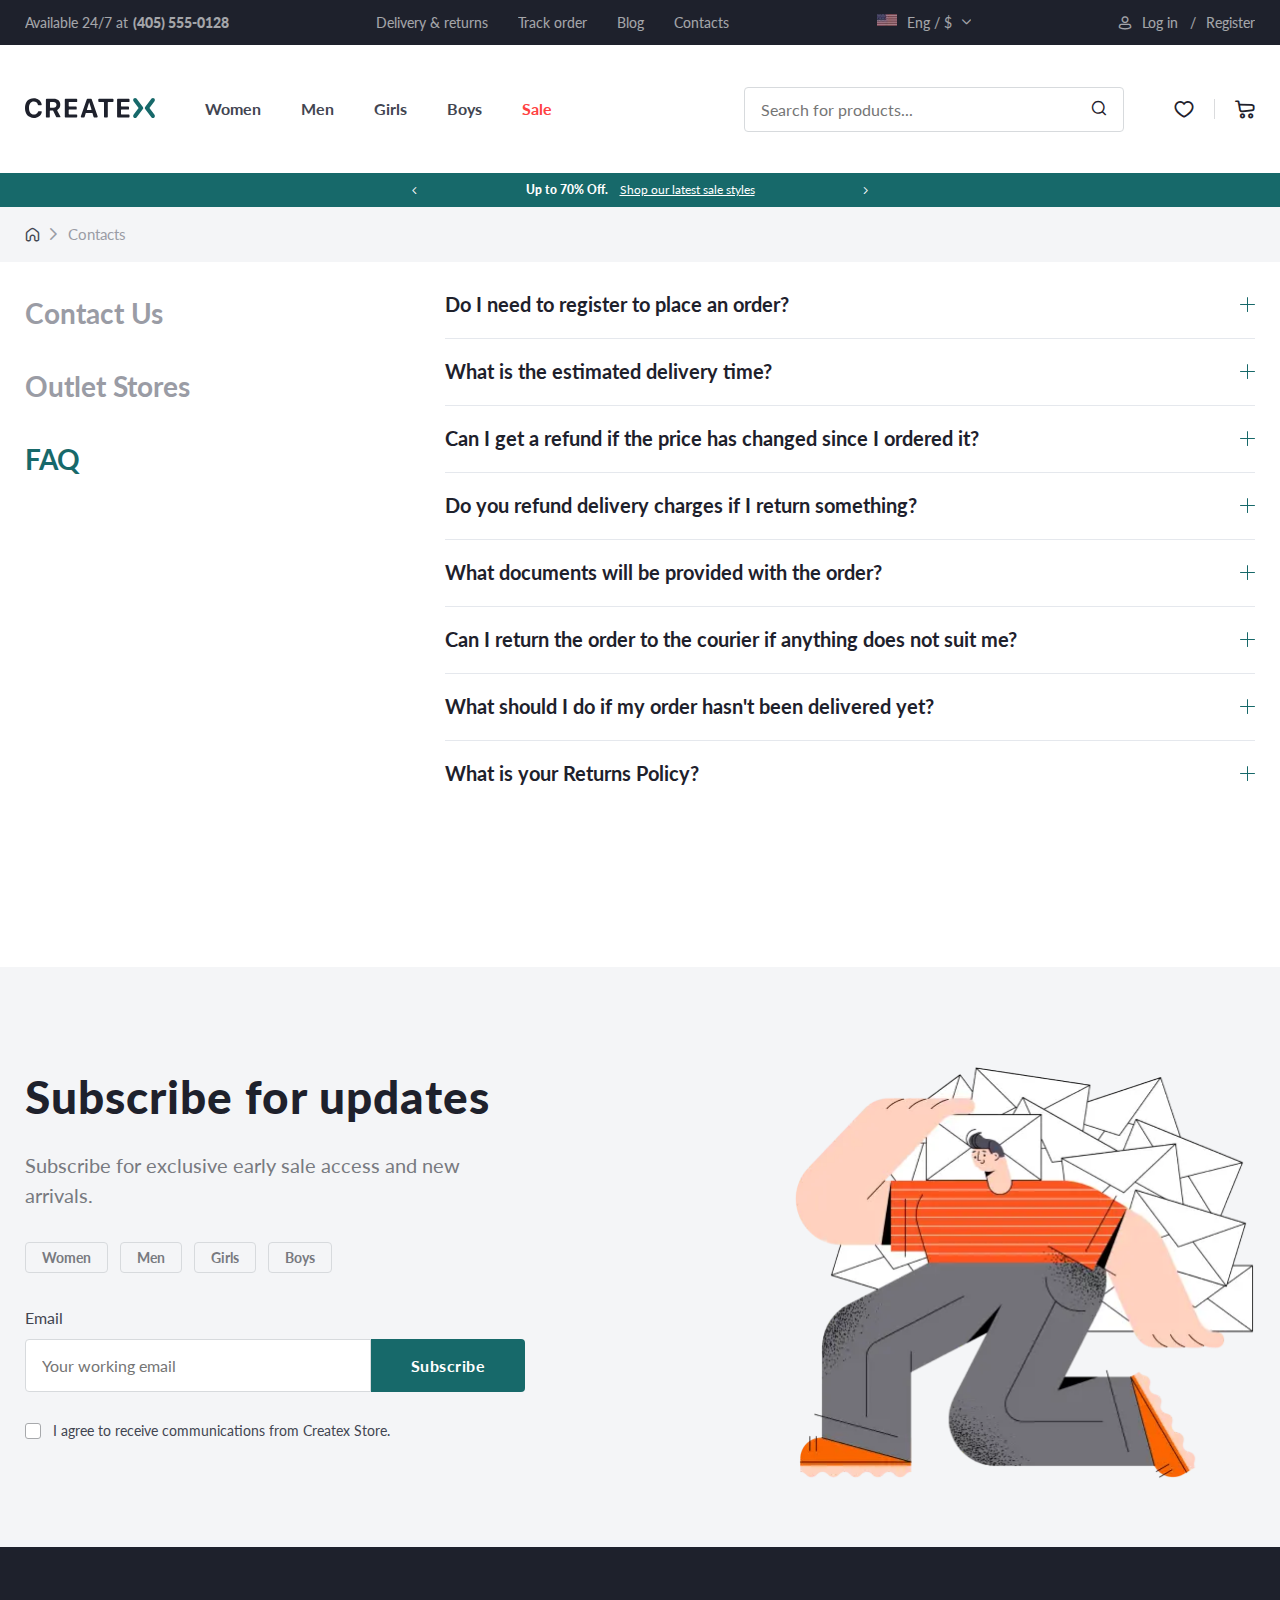
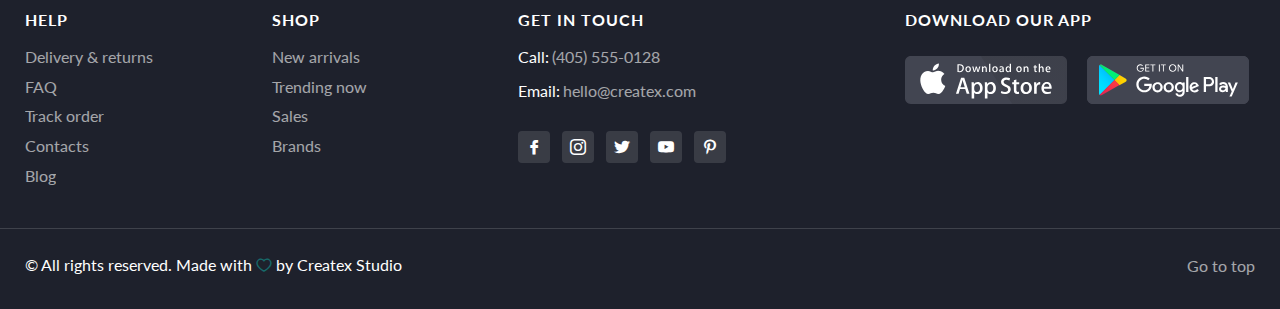
<file: FAQ.html>
<!DOCTYPE html>
<html lang="ru">

<head>
	<title>FAQ</title>
	<meta charset="UTF-8" />
	<meta name="format-detection" content="telephone=no" />
	<!-- <style>body{opacity: 0;}</style> -->
	<link rel="stylesheet" href="css/style.css?_v=20230702001403" />
	<link rel="shortcut icon" href="favicon.ico" />
	<!-- <meta name="robots" content="noindex, nofollow"> -->
	<meta name="viewport" content="width=device-width, initial-scale=1.0" />
</head>

<body>
	<div class="wrapper">
		<header class="header">
			<div class="header__top top-header">
				<div class="top-header__container">
					<div class="top-header__phone">
						<p class="top-header__text">Available 24/7 at</p>
						<a href="tel:4055550128" class="top-header__number">(405) 555-0128</a>
					</div>
					<nav class="top-header__menu">
						<ul data-da=".menu-header__list,992," class="top-header__list">
							<li class="top-header__item">
								<a href="dilivery.html">Delivery & returns</a>
							</li>
							<li class="top-header__item">
								<a href="track-order.html">Track order</a>
							</li>
							<li class="top-header__item"><a href="blog.html">Blog</a></li>
							<li class="top-header__item"><a href="contacts.html">Contacts</a></li>
						</ul>
					</nav>
					<div class="top-header__language">
						<div data-da=".menu-header__list,400," data-select class="top-header__select select-header">
							<button data-select-button type="button" class="select-header__button _icon-small-arrow">
								<p>Eng / $</p>
								<div class="top-header__image">
									<picture><source srcset="img/header/flag-usa.webp" type="image/webp"><img src="img/header/flag-usa.jpg" alt="flag" /></picture>
								</div>
							</button>
							<ul class="select-header__list">
								<li class="select-header__item" data-value="cleaner">
									<p>Eng / $</p>
									<div class="top-header__image">
										<picture><source srcset="img/header/flag-usa.webp" type="image/webp"><img src="img/header/flag-usa.jpg" alt="flag" /></picture>
									</div>
								</li>
								<li class="select-header__item" data-value="ru">
									<p>RU, ₽</p>
									<div class="top-header__image">
										<picture><source srcset="img/header/russia-flag.webp" type="image/webp"><img src="img/header/russia-flag.png" alt="flag" /></picture>
									</div>
								</li>
							</ul>
							<input data-select-input type="text" class="select-header__input select-form__input_hidden" value="" />
						</div>
					</div>
					<div class="top-header__join _icon-user">
						<button data-popup="#log-in" type="button" class="top-header__log-in">
							<p>Log in</p>
							&nbsp; /
						</button>
						<button data-popup="#sign-up" type="button" class="top-header__register">
							Register
						</button>
					</div>
				</div>
			</div>
			<div class="header__body body-header">
				<div class="body-header__container">
					<a href="index.html" class="body-header__image">
						<img src="img/header/logo.svg" alt="logo" />
					</a>
					<nav class="body-header__menu menu-header">
						<ul class="menu-header__list">
							<li data-menu-id="1" class="menu-header__item">
								<button type="button" class="menu-header__button">Women</button>
							</li>
							<li data-menu-id="2" class="menu-header__item">
								<button type="button" class="menu-header__button">Men</button>
							</li>
							<li data-menu-id="3" class="menu-header__item">
								<button type="button" class="menu-header__button">Girls</button>
							</li>
							<li data-menu-id="4" class="menu-header__item">
								<button type="button" class="menu-header__button">Boys</button>
							</li>
							<li data-menu-id="5" class="menu-header__item menu-header__item_sale">
								<button type="button" class="menu-header__button">Sale</button>
							</li>
						</ul>
						<div data-submenu="1" class="menu-header__submenu submenu-header">
							<button class="submenu-header__close _icon-arrow">Back</button>
							<div class="submenu-header__container">
								<div class="submenu-header__content">
									<div class="submenu-header__nav nav-submenu">
										<ul class="nav-submenu__list">
											<li class="nav-submenu__item">
												<a href="catalog.html">New collection</a>
											</li>
											<li class="nav-submenu__item">
												<a href="catalog.html">Best Sellers</a>
											</li>
											<li class="nav-submenu__item">
												<a href="catalog.html">Plus Size</a>
											</li>
											<li class="nav-submenu__item nav-submenu__item_sale">
												<a href="catalog.html">Sale up to 70%</a>
											</li>
										</ul>
									</div>
									<div data-spollers="992,max" class="submenu-header__body">
										<div class="submenu-header__clothes">
											<a href="catalog.html" class="submenu-header__title">CLOTHES</a>
											<button data-spoller class="submenu-header__arrow _icon-small-arrow"></button>
											<div class="submenu-header__category">
												<ul class="submenu-header__list">
													<li class="submenu-header__item">
														<a href="catalog.html">Coats</a>
													</li>
													<li class="submenu-header__item">
														<a href="catalog.html">Jackets</a>
													</li>
													<li class="submenu-header__item">
														<a href="catalog.html">Suits</a>
													</li>
													<li class="submenu-header__item">
														<a href="catalog.html">Dresses </a>
													</li>
													<li class="submenu-header__item">
														<a href="catalog.html">Cardigans & sweaters</a>
													</li>
													<li class="submenu-header__item">
														<a href="catalog.html">Sweatshirts & hoodies</a>
													</li>
													<li class="submenu-header__item">
														<a href="catalog.html">T-shirts & tops</a>
													</li>
													<li class="submenu-header__item">
														<a href="catalog.html">Pants</a>
													</li>
													<li class="submenu-header__item">
														<a href="catalog.html">Jeans</a>
													</li>
													<li class="submenu-header__item">
														<a href="catalog.html">Shorts</a>
													</li>
													<li class="submenu-header__item">
														<a href="catalog.html">Skirts</a>
													</li>
													<li class="submenu-header__item">
														<a href="catalog.html">Lingerie & nightwear</a>
													</li>
													<li class="submenu-header__item">
														<a href="catalog.html">Sportswear</a>
													</li>
													<li class="submenu-header__item">
														<a href="catalog.html">Swimwear</a>
													</li>
												</ul>
											</div>
										</div>
									</div>
									<div data-spollers="992,max" class="submenu-header__body">
										<div class="submenu-header__clothes">
											<a href="catalog.html" class="submenu-header__title">SHOES</a>
											<button data-spoller class="submenu-header__arrow _icon-small-arrow"></button>
											<div class="submenu-header__category">
												<ul class="submenu-header__list">
													<li class="submenu-header__item">
														<a href="catalog.html">Boots</a>
													</li>
													<li class="submenu-header__item">
														<a href="catalog.html">Flat shoes</a>
													</li>
													<li class="submenu-header__item">
														<a href="catalog.html">Heels</a>
													</li>
													<li class="submenu-header__item">
														<a href="catalog.html">Sandals </a>
													</li>
													<li class="submenu-header__item">
														<a href="catalog.html">Mules</a>
													</li>
													<li class="submenu-header__item">
														<a href="catalog.html">Sliders</a>
													</li>
													<li class="submenu-header__item">
														<a href="catalog.html">Slippers</a>
													</li>
													<li class="submenu-header__item">
														<a href="catalog.html">Sneakers</a>
													</li>
													<li class="submenu-header__item">
														<a href="#">Leather</a>
													</li>
												</ul>
											</div>
										</div>
									</div>
									<div data-spollers="992,max" class="submenu-header__body">
										<div class="submenu-header__clothes">
											<a href="catalog.html" class="submenu-header__title">ACCESSORIES</a>
											<button data-spoller class="submenu-header__arrow _icon-small-arrow"></button>
											<div class="submenu-header__category">
												<ul class="submenu-header__list">
													<li class="submenu-header__item">
														<a href="catalog.html">Bags & bagpacks</a>
													</li>
													<li class="submenu-header__item">
														<a href="catalog.html">Hats & scarves</a>
													</li>
													<li class="submenu-header__item">
														<a href="catalog.html">Hair accessories</a>
													</li>
													<li class="submenu-header__item">
														<a href="catalog.html">Belts </a>
													</li>
													<li class="submenu-header__item">
														<a href="catalog.html">Jewellery</a>
													</li>
													<li class="submenu-header__item">
														<a href="catalog.html">Watches</a>
													</li>
													<li class="submenu-header__item">
														<a href="catalog.html">Sunglasses</a>
													</li>
													<li class="submenu-header__item">
														<a href="catalog.html">Purses</a>
													</li>
													<li class="submenu-header__item">
														<a href="catalog.html">Gloves</a>
													</li>
													<li class="submenu-header__item">
														<a href="catalog.html">Socks & tights</a>
													</li>
												</ul>
											</div>
										</div>
									</div>
								</div>
								<div class="submenu-header__offers offers-submenu">
									<div class="offers-submenu__image offers-submenu__image-ibg">
										<picture><source srcset="img/header/back-to-school.webp" type="image/webp"><img src="img/header/back-to-school.jpg" alt="back-to-school" /></picture>
									</div>
									<h4 class="offers-submenu__title">
										Back to school. Sale up to 50%
									</h4>
									<a href="" class="offers-submenu__button _button-border _icon-arrow">See offers</a>
								</div>
							</div>
						</div>
						<div data-submenu="2" class="menu-header__submenu submenu-header">
							<button class="submenu-header__close _icon-arrow">Back</button>
							<div class="submenu-header__container">
								<div class="submenu-header__content">
									<div class="submenu-header__nav nav-submenu">
										<ul class="nav-submenu__list">
											<li class="nav-submenu__item">
												<a href="catalog.html">New collection</a>
											</li>
											<li class="nav-submenu__item">
												<a href="catalog.html">Best Sellers</a>
											</li>
											<li class="nav-submenu__item">
												<a href="catalog.html">Plus Size</a>
											</li>
											<li class="nav-submenu__item nav-submenu__item_sale">
												<a href="catalog.html">Sale up to 70%</a>
											</li>
										</ul>
									</div>

									<div data-spollers="992,max" class="submenu-header__body">
										<div class="submenu-header__clothes">
											<a href="catalog.html" class="submenu-header__title">SHOES</a>
											<button data-spoller class="submenu-header__arrow _icon-small-arrow"></button>
											<div class="submenu-header__category">
												<ul class="submenu-header__list">
													<li class="submenu-header__item">
														<a href="catalog.html">Boots</a>
													</li>
													<li class="submenu-header__item">
														<a href="catalog.html">Flat shoes</a>
													</li>
													<li class="submenu-header__item">
														<a href="catalog.html">Heels</a>
													</li>
													<li class="submenu-header__item">
														<a href="catalog.html">Sandals </a>
													</li>
													<li class="submenu-header__item">
														<a href="catalog.html">Mules</a>
													</li>
													<li class="submenu-header__item">
														<a href="catalog.html">Sliders</a>
													</li>
													<li class="submenu-header__item">
														<a href="catalog.html">Slippers</a>
													</li>
													<li class="submenu-header__item">
														<a href="catalog.html">Sneakers</a>
													</li>
													<li class="submenu-header__item">
														<a href="catalog.html">Leather</a>
													</li>
												</ul>
											</div>
										</div>
									</div>
									<div data-spollers="992,max" class="submenu-header__body">
										<div class="submenu-header__clothes">
											<a href="catalog.html" class="submenu-header__title">ACCESSORIES</a>
											<button data-spoller class="submenu-header__arrow _icon-small-arrow"></button>
											<div class="submenu-header__category">
												<ul class="submenu-header__list">
													<li class="submenu-header__item">
														<a href="catalog.html">Bags & bagpacks</a>
													</li>
													<li class="submenu-header__item">
														<a href="catalog.html">Hats & scarves</a>
													</li>
													<li class="submenu-header__item">
														<a href="catalog.html">Hair accessories</a>
													</li>
													<li class="submenu-header__item">
														<a href="catalog.html">Belts </a>
													</li>
													<li class="submenu-header__item">
														<a href="catalog.html">Jewellery</a>
													</li>
													<li class="submenu-header__item">
														<a href="catalog.html">Watches</a>
													</li>
													<li class="submenu-header__item">
														<a href="catalog.html">Sunglasses</a>
													</li>
													<li class="submenu-header__item">
														<a href="catalog.html">Purses</a>
													</li>
													<li class="submenu-header__item">
														<a href="catalog.html">Gloves</a>
													</li>
													<li class="submenu-header__item">
														<a href="catalog.html">Socks & tights</a>
													</li>
												</ul>
											</div>
										</div>
									</div>
								</div>
								<div class="submenu-header__offers offers-submenu">
									<div class="offers-submenu__image offers-submenu__image-ibg">
										<picture><source srcset="img/header/back-to-school.webp" type="image/webp"><img src="img/header/back-to-school.jpg" alt="back-to-school" /></picture>
									</div>
									<h4 class="offers-submenu__title">
										Back to school. Sale up to 50%
									</h4>
									<a href="" class="offers-submenu__button _button-border _icon-arrow">See offers</a>
								</div>
							</div>
						</div>
						<div data-submenu="3" class="menu-header__submenu submenu-header">
							<button class="submenu-header__close _icon-arrow">Back</button>
							<div class="submenu-header__container">
								<div class="submenu-header__content">
									<div class="submenu-header__nav nav-submenu">
										<ul class="nav-submenu__list">
											<li class="nav-submenu__item">
												<a href="catalog.html">New collection</a>
											</li>
											<li class="nav-submenu__item">
												<a href="catalog.html">Best Sellers</a>
											</li>
											<li class="nav-submenu__item">
												<a href="catalog.html">Plus Size</a>
											</li>
											<li class="nav-submenu__item nav-submenu__item_sale">
												<a href="catalog.html">Sale up to 70%</a>
											</li>
										</ul>
									</div>
									<div data-spollers="992,max" class="submenu-header__body">
										<div class="submenu-header__clothes">
											<a href="catalog.html" class="submenu-header__title">CLOTHES</a>
											<button data-spoller class="submenu-header__arrow _icon-small-arrow"></button>
											<div class="submenu-header__category">
												<ul class="submenu-header__list">
													<li class="submenu-header__item">
														<a href="catalog.html">Coats</a>
													</li>
													<li class="submenu-header__item">
														<a href="catalog.html">Jackets</a>
													</li>
													<li class="submenu-header__item">
														<a href="catalog.html">Suits</a>
													</li>
													<li class="submenu-header__item">
														<a href="catalog.html">Dresses </a>
													</li>
													<li class="submenu-header__item">
														<a href="catalog.html">Cardigans & sweaters</a>
													</li>
													<li class="submenu-header__item">
														<a href="catalog.html">Sweatshirts & hoodies</a>
													</li>
													<li class="submenu-header__item">
														<a href="catalog.html">T-shirts & tops</a>
													</li>
													<li class="submenu-header__item">
														<a href="catalog.html">Pants</a>
													</li>
													<li class="submenu-header__item">
														<a href="catalog.html">Jeans</a>
													</li>
													<li class="submenu-header__item">
														<a href="catalog.html">Shorts</a>
													</li>
													<li class="submenu-header__item">
														<a href="catalog.html">Skirts</a>
													</li>
													<li class="submenu-header__item">
														<a href="catalog.html">Lingerie & nightwear</a>
													</li>
													<li class="submenu-header__item">
														<a href="catalog.html">Sportswear</a>
													</li>
													<li class="submenu-header__item">
														<a href="catalog.html">Swimwear</a>
													</li>
												</ul>
											</div>
										</div>
									</div>

									<div data-spollers="992,max" class="submenu-header__body">
										<div class="submenu-header__clothes">
											<a href="catalog.html" class="submenu-header__title">ACCESSORIES</a>
											<button data-spoller class="submenu-header__arrow _icon-small-arrow"></button>
											<div class="submenu-header__category">
												<ul class="submenu-header__list">
													<li class="submenu-header__item">
														<a href="catalog.html">Bags & bagpacks</a>
													</li>
													<li class="submenu-header__item">
														<a href="catalog.html">Hats & scarves</a>
													</li>
													<li class="submenu-header__item">
														<a href="catalog.html">Hair accessories</a>
													</li>
													<li class="submenu-header__item">
														<a href="catalog.html">Belts </a>
													</li>
													<li class="submenu-header__item">
														<a href="catalog.html">Jewellery</a>
													</li>
													<li class="submenu-header__item">
														<a href="catalog.html">Watches</a>
													</li>
													<li class="submenu-header__item">
														<a href="catalog.html">Sunglasses</a>
													</li>
													<li class="submenu-header__item">
														<a href="catalog.html">Purses</a>
													</li>
													<li class="submenu-header__item">
														<a href="catalog.html">Gloves</a>
													</li>
													<li class="submenu-header__item">
														<a href="catalog.html">Socks & tights</a>
													</li>
												</ul>
											</div>
										</div>
									</div>
								</div>
								<div class="submenu-header__offers offers-submenu">
									<div class="offers-submenu__image offers-submenu__image-ibg">
										<picture><source srcset="img/header/back-to-school.webp" type="image/webp"><img src="img/header/back-to-school.jpg" alt="back-to-school" /></picture>
									</div>
									<h4 class="offers-submenu__title">
										Back to school. Sale up to 50%
									</h4>
									<a href="" class="offers-submenu__button _button-border _icon-arrow">See offers</a>
								</div>
							</div>
						</div>
						<div data-submenu="4" class="menu-header__submenu submenu-header">
							<button class="submenu-header__close _icon-arrow">Back</button>
							<div class="submenu-header__container">
								<div class="submenu-header__content">
									<div class="submenu-header__nav nav-submenu">
										<ul class="nav-submenu__list">
											<li class="nav-submenu__item">
												<a href="catalog.html">New collection</a>
											</li>
											<li class="nav-submenu__item">
												<a href="catalog.html">Best Sellers</a>
											</li>
											<li class="nav-submenu__item">
												<a href="catalog.html">Plus Size</a>
											</li>
											<li class="nav-submenu__item nav-submenu__item_sale">
												<a href="catalog.html">Sale up to 70%</a>
											</li>
										</ul>
									</div>
									<div data-spollers="992,max" class="submenu-header__body">
										<div class="submenu-header__clothes">
											<a href="catalog.html" class="submenu-header__title">CLOTHES</a>
											<button data-spoller class="submenu-header__arrow _icon-small-arrow"></button>
											<div class="submenu-header__category">
												<ul class="submenu-header__list">
													<li class="submenu-header__item">
														<a href="catalog.html">Coats</a>
													</li>
													<li class="submenu-header__item">
														<a href="catalog.html">Jackets</a>
													</li>
													<li class="submenu-header__item">
														<a href="catalog.html">Suits</a>
													</li>
													<li class="submenu-header__item">
														<a href="catalog.html">Dresses </a>
													</li>
													<li class="submenu-header__item">
														<a href="catalog.html">Cardigans & sweaters</a>
													</li>
													<li class="submenu-header__item">
														<a href="catalog.html">Sweatshirts & hoodies</a>
													</li>
													<li class="submenu-header__item">
														<a href="catalog.html">T-shirts & tops</a>
													</li>
													<li class="submenu-header__item">
														<a href="catalog.html">Pants</a>
													</li>
													<li class="submenu-header__item">
														<a href="catalog.html">Jeans</a>
													</li>
													<li class="submenu-header__item">
														<a href="catalog.html">Shorts</a>
													</li>
													<li class="submenu-header__item">
														<a href="catalog.html">Skirts</a>
													</li>
													<li class="submenu-header__item">
														<a href="catalog.html">Lingerie & nightwear</a>
													</li>
													<li class="submenu-header__item">
														<a href="catalog.html">Sportswear</a>
													</li>
													<li class="submenu-header__item">
														<a href="catalog.html">Swimwear</a>
													</li>
												</ul>
											</div>
										</div>
									</div>
									<div data-spollers="992,max" class="submenu-header__body">
										<div class="submenu-header__clothes">
											<a href="catalog.html" class="submenu-header__title">SHOES</a>
											<button data-spoller class="submenu-header__arrow _icon-small-arrow"></button>
											<div class="submenu-header__category">
												<ul class="submenu-header__list">
													<li class="submenu-header__item">
														<a href="catalog.html">Boots</a>
													</li>
													<li class="submenu-header__item">
														<a href="catalog.html">Flat shoes</a>
													</li>
													<li class="submenu-header__item">
														<a href="catalog.html">Heels</a>
													</li>
													<li class="submenu-header__item">
														<a href="catalog.html">Sandals </a>
													</li>
													<li class="submenu-header__item">
														<a href="catalog.html">Mules</a>
													</li>
													<li class="submenu-header__item">
														<a href="catalog.html">Sliders</a>
													</li>
													<li class="submenu-header__item">
														<a href="catalog.html">Slippers</a>
													</li>
													<li class="submenu-header__item">
														<a href="catalog.html">Sneakers</a>
													</li>
													<li class="submenu-header__item">
														<a href="catalog.html">Leather</a>
													</li>
												</ul>
											</div>
										</div>
									</div>
								</div>
								<div class="submenu-header__offers offers-submenu">
									<div class="offers-submenu__image offers-submenu__image-ibg">
										<picture><source srcset="img/header/back-to-school.webp" type="image/webp"><img src="img/header/back-to-school.jpg" alt="back-to-school" /></picture>
									</div>
									<h4 class="offers-submenu__title">
										Back to school. Sale up to 50%
									</h4>
									<a href="" class="offers-submenu__button _button-border _icon-arrow">See offers</a>
								</div>
							</div>
						</div>
						<div data-submenu="5" class="menu-header__submenu submenu-header">
							<button class="submenu-header__close _icon-arrow">Back</button>
							<div class="submenu-header__container">
								<div class="submenu-header__content">
									<div class="submenu-header__nav nav-submenu">
										<ul class="nav-submenu__list">
											<li class="nav-submenu__item">
												<a href="catalog.html">New collection</a>
											</li>
											<li class="nav-submenu__item">
												<a href="catalog.html">Best Sellers</a>
											</li>
											<li class="nav-submenu__item">
												<a href="catalog.html">Plus Size</a>
											</li>
											<li class="nav-submenu__item nav-submenu__item_sale">
												<a href="catalog.html">Sale up to 70%</a>
											</li>
										</ul>
									</div>

									<div data-spollers="992,max" class="submenu-header__body">
										<div class="submenu-header__clothes">
											<a href="catalog.html" class="submenu-header__title">ACCESSORIES</a>
											<button data-spoller class="submenu-header__arrow _icon-small-arrow"></button>
											<div class="submenu-header__category">
												<ul class="submenu-header__list">
													<li class="submenu-header__item">
														<a href="catalog.html">Bags & bagpacks</a>
													</li>
													<li class="submenu-header__item">
														<a href="catalog.html">Hats & scarves</a>
													</li>
													<li class="submenu-header__item">
														<a href="catalog.html">Hair accessories</a>
													</li>
													<li class="submenu-header__item">
														<a href="catalog.html">Belts </a>
													</li>
													<li class="submenu-header__item">
														<a href="catalog.html">Jewellery</a>
													</li>
													<li class="submenu-header__item">
														<a href="catalog.html">Watches</a>
													</li>
													<li class="submenu-header__item">
														<a href="catalog.html">Sunglasses</a>
													</li>
													<li class="submenu-header__item">
														<a href="catalog.html">Purses</a>
													</li>
													<li class="submenu-header__item">
														<a href="catalog.html">Gloves</a>
													</li>
													<li class="submenu-header__item">
														<a href="catalog.html">Socks & tights</a>
													</li>
												</ul>
											</div>
										</div>
									</div>
								</div>
								<div class="submenu-header__offers offers-submenu">
									<div class="offers-submenu__image offers-submenu__image-ibg">
										<picture><source srcset="img/header/back-to-school.webp" type="image/webp"><img src="img/header/back-to-school.jpg" alt="back-to-school" /></picture>
									</div>
									<h4 class="offers-submenu__title">
										Back to school. Sale up to 50%
									</h4>
									<a href="" class="offers-submenu__button _button-border _icon-arrow">See offers</a>
								</div>
							</div>
						</div>
					</nav>
					<div class="body-header__search search-header">
						<button type="button" class="search-header__icon _icon-search"></button>
						<form action="#" class="search-header__form _icon-search">
							<input autocomplete="off" type="text" name="form[]" data-error="Ошибка" placeholder="Search for products..." class="search-header__input" />
						</form>
					</div>
					<div class="body-header__purchase purchase">
						<a href="wishlist.html" type="button" class="purchase__favourite _icon-favourite"></a>
						<button type="button" class="purchase__cart cart-purchase _icon-cart"></button>
					</div>
					<div class="icon-menu"><span></span></div>
				</div>
			</div>
			<div class="header__promo promo-header">
				<div class="promo-header__container">
					<div class="promo-header__slider swiper">
						<div class="promo-header__wrapper swiper-wrapper">
							<div class="promo-header__slide swiper-slide">
								<p>Up to 70% Off.</p>
								<a href="#">Shop our latest sale styles</a>
							</div>
							<div class="promo-header__slide swiper-slide">
								<p>Up to 70% Off.</p>
								<a href="#">Shop our latest sale styles</a>
							</div>
						</div>
						<button type="button" class="promo-header__button promo-header__button_prev _icon-small-arrow"></button>
						<button type="button" class="promo-header__button promo-header__button_next _icon-small-arrow"></button>
					</div>
				</div>
			</div>
		</header>
		<!-- <div class="cart-purchase__wrapper">
  <div class="cart-purchase__menu">
    <h3 class="cart-purchase__title">Your cart (<span>0</span>)</h3>
    <div class="cart-purchase__close _icon-close"></div>
    <div class="cart-purchase__body body-cart"></div>
    <div class="cart-purchase__bottom bottom-cart">
      <div class="bottom-cart__text">
        <p class="bottom-cart__total">Subtotal:</p>
        <p class="bottom-cart__price">$0</p>
      </div>
      <a type="button" href="checkout.html" class="bottom-cart__button _button"
        >Checkout</a
      >
    </div>
  </div>
</div> -->

		<main class="page">
			<div class="page__top top-page">
				<div class="top-page__container">
					<nav class="top-page__breadcrumbs breadcrumbs">
						<ul class="breadcrumbs__list">
							<li class="breadcrumbs__item">
								<a class="_icon-home" href="index.html"></a>
							</li>
							<li class="breadcrumbs__item">
								<a href="blog.html">Contacts</a>
							</li>
						</ul>
					</nav>
				</div>
			</div>
			<section class="page__contacts contacts">
				<div class="contacts__container">
					<aside class="contacts__menu menu-contacts">
						<ul class="menu-contacts__list">
							<li class="menu-contacts__item">
								<a href="contacts.html">Contact Us</a>
							</li>
							<li class="menu-contacts__item">
								<a href="stories.html">Outlet Stores</a>
							</li>
							<li class="menu-contacts__item menu-contacts__item_active">
								<a href="FAQ.html">FAQ</a>
							</li>
						</ul>
					</aside>
					<div class="contacts__faq faq">
						<div data-spollers class="faq__spollers spollers-faq">
							<div class="spollers-faq__item">
								<button type="button" data-spoller class="spollers-faq__title">
									Do I need to register to place an order?
								</button>
								<div class="spollers-faq__body">
									Adipiscing nunc arcu enim elit mattis eu placerat proin.
									Imperdiet elementum faucibus dignissim purus. Fusce
									parturient diam magna ullamcorper morbi semper massa
									ac facilisis.
								</div>
							</div>
							<div class="spollers-faq__item">
								<button type="button" data-spoller class="spollers-faq__title">
									What is the estimated delivery time?
								</button>
								<div class="spollers-faq__body">
									Adipiscing nunc arcu enim elit mattis eu placerat proin.
									Imperdiet elementum faucibus dignissim purus. Fusce
									parturient diam magna ullamcorper morbi semper massa
									ac facilisis.
								</div>
							</div>
							<div class="spollers-faq__item">
								<button type="button" data-spoller class="spollers-faq__title">
									Can I get a refund if the price has changed since I ordered
									it?
								</button>
								<div class="spollers-faq__body">
									Adipiscing nunc arcu enim elit mattis eu placerat proin.
									Imperdiet elementum faucibus dignissim purus. Fusce
									parturient diam magna ullamcorper morbi semper massa
									ac facilisis.
								</div>
							</div>
							<div class="spollers-faq__item">
								<button type="button" data-spoller class="spollers-faq__title">
									Do you refund delivery charges if I return something?
								</button>
								<div class="spollers-faq__body">
									Adipiscing nunc arcu enim elit mattis eu placerat proin.
									Imperdiet elementum faucibus dignissim purus. Fusce
									parturient diam magna ullamcorper morbi semper massa
									ac facilisis.
								</div>
							</div>
							<div class="spollers-faq__item">
								<button type="button" data-spoller class="spollers-faq__title">
									What documents will be provided with the order?
								</button>
								<div class="spollers-faq__body">
									Adipiscing nunc arcu enim elit mattis eu placerat proin.
									Imperdiet elementum faucibus dignissim purus. Fusce
									parturient diam magna ullamcorper morbi semper massa
									ac facilisis.
								</div>
							</div>
							<div class="spollers-faq__item">
								<button type="button" data-spoller class="spollers-faq__title">
									Can I return the order to the courier if anything does not
									suit me?
								</button>
								<div class="spollers-faq__body">
									Adipiscing nunc arcu enim elit mattis eu placerat proin.
									Imperdiet elementum faucibus dignissim purus. Fusce
									parturient diam magna ullamcorper morbi semper massa
									ac facilisis.
								</div>
							</div>
							<div class="spollers-faq__item">
								<button type="button" data-spoller class="spollers-faq__title">
									What should I do if my order hasn't been delivered yet?
								</button>
								<div class="spollers-faq__body">
									Adipiscing nunc arcu enim elit mattis eu placerat proin.
									Imperdiet elementum faucibus dignissim purus. Fusce
									parturient diam magna ullamcorper morbi semper massa
									ac facilisis.
								</div>
							</div>
							<div class="spollers-faq__item">
								<button type="button" data-spoller class="spollers-faq__title">
									What is your Returns Policy?
								</button>
								<div class="spollers-faq__body">
									Adipiscing nunc arcu enim elit mattis eu placerat proin.
									Imperdiet elementum faucibus dignissim purus. Fusce
									parturient diam magna ullamcorper morbi semper massa
									ac facilisis.
								</div>
							</div>
						</div>
					</div>
				</div>
			</section>
		</main>
		<footer class="footer">
			<div class="footer__top top-footer">
				<div class="top-footer__container">
					<div class="top-footer__content">
						<h2 class="top-footer__title _title">Subscribe for updates</h2>
						<h4 class="top-footer__subtitle">
							Subscribe for exclusive early sale access and new arrivals.
						</h4>
						<form action="" class="top-footer__form form-footer">
							<div class="form-footer__for for-footer">
								<button type="button" class="for-footer__button">Women</button>
								<button type="button" class="for-footer__button">Men</button>
								<button type="button" class="for-footer__button">Girls</button>
								<button type="button" class="for-footer__button">Boys</button>
							</div>
							<div class="form-footer__email">
								<label for="footer-email" class="form-footer__label">Email</label>
								<div class="form-footer__item">
									<input id="footer-email" autocomplete="off" type="text" name="form[]" data-error="Ошибка" placeholder="Your working email" class="form-footer__input" />
									<button type="button" class="form-footer__button _button">
										Subscribe
									</button>
								</div>
							</div>
							<div class="form-footer__check checkbox">
								<input id="agree" autocomplete="off" type="checkbox" name="form[]" data-error="Ошибка" placeholder="" class="form-footer__input checkbox__input" />
								<label for="agree" class="form-footer__label checkbox__label">I agree to receive communications from Createx Store.</label>
							</div>
						</form>
					</div>
					<div class="top-footer__image">
						<picture><source srcset="img/footer/image.webp" type="image/webp"><img src="img/footer/image.png" alt="" /></picture>
					</div>
				</div>
			</div>
			<div class="footer__body body-footer">
				<div class="body-footer__top">
					<div class="body-footer__container">
						<div class="body-footer__content content-footer">
							<div data-spollers="550,max," class="content-footer__column">
								<button data-spoller class="content-footer__title _icon-small-arrow">
									HELP
								</button>
								<ul class="content-footer__list">
									<li class="content-footer__item">
										<a href="#">Delivery & returns</a>
									</li>
									<li class="content-footer__item"><a href="FAQ.html">FAQ</a></li>
									<li class="content-footer__item">
										<a href="track-order.html">Track order</a>
									</li>
									<li class="content-footer__item">
										<a href="contacts.html">Contacts</a>
									</li>
									<li class="content-footer__item"><a href="blog.html">Blog</a></li>
								</ul>
							</div>
							<div data-spollers="550,max," class="content-footer__column">
								<button data-spoller class="content-footer__title _icon-small-arrow">
									Shop
								</button>
								<ul class="content-footer__list">
									<li class="content-footer__item">
										<a href="#">New arrivals</a>
									</li>
									<li class="content-footer__item"><a href="#">Trending now</a></li>
									<li class="content-footer__item"><a href="#">Sales</a></li>
									<li class="content-footer__item"><a href="#">Brands</a></li>
								</ul>
							</div>
							<div class="content-footer__column">
								<h4 class="content-footer__title">Get in touch</h4>
								<ul class="content-footer__list">
									<li class="content-footer__item">
										<p>Call:</p>
										<a href="tel:4055550128">(405) 555-0128</a>
									</li>
									<li class="content-footer__item">
										<p>Email:</p>
										<span>hello@createx.com</span>
									</li>
								</ul>
								<div class="content-footer__links">
									<a href="#" class="content-footer__link _icon-facebook"></a>
									<a href="#" class="content-footer__link _icon-instagram"></a>
									<a href="#" class="content-footer__link _icon-twitter"></a>
									<a href="#" class="content-footer__link _icon-youtube"></a>
									<a href="#" class="content-footer__link _icon-pinterest"></a>
								</div>
							</div>
						</div>
						<div class="content-footer__download download-footer">
							<h6 class="download-footer__title">Download our app</h6>
							<div class="download-footer__images">
								<a href="#" class="download-footer__image">
									<img src="img/footer/app-store.svg" alt="app-store" />
								</a>
								<a href="#" class="download-footer__image">
									<img src="img/footer/google-play.svg" alt="google-play" />
								</a>
							</div>
						</div>
					</div>
				</div>
				<div class="body-footer__copy copy-footer">
					<div class="copy-footer__container">
						<p class="copy-footer__text">
							© All rights reserved. Made with
							<span class="_icon-favourite"></span> by Createx Studio
						</p>
						<button class="copy-footer__button">Go to top</button>
					</div>
				</div>
			</div>
		</footer>

	</div>
	<div id="log-in" aria-hidden="true" class="log-in">
		<div class="log-in__wrapper">
			<div class="popup__content log-in__content">
				<button data-close type="button" class="log-in__close _icon-close"></button>
				<div class="log-in__body body-log-in">
					<h3 class="body-log-in__title">Sign in</h3>
					<h6 class="body-log-in__subtitle">
						Sign in to your account using email and password provided during
						registration.
					</h6>
					<form action="" class="body-log-in__form form-log-in">
						<div class="form-log-in__item">
							<label for="email" class="form-log-in__label">Email</label>
							<input id="email" autocomplete="off" type="text" name="email" data-error="Ошибка" placeholder="Your working email" class="form-log-in__input" />
						</div>
						<div class="form-log-in__item form-log-in__item_password">
							<label for="password" class="form-log-in__label">Password</label>
							<input id="password" autocomplete="off" type="password" name="email" data-error="Ошибка" placeholder="" class="form-log-in__input" />
							<div class="form-log-in__eyes _icon-eyes"></div>
						</div>
						<div class="form-log-in__bottom">
							<div class="form-log-in__check checkbox">
								<input id="keep" autocomplete="off" type="checkbox" class="form-log-in__checkbox checkbox__input" />
								<label for="keep" class="form-log-in__label_check checkbox__label">Keep me signed in</label>
							</div>
							<button type="button" class="form-log-in__forgot">
								Forgot password?
							</button>
						</div>
						<button type="button" class="form-log-in__button _button">
							Sign up
						</button>
					</form>
					<div class="body-log-in__sign">
						<p class="body-log-in__text">Don't have an account?</p>
						<button type="button" data-popup="#sign-up" class="body-log-in__button">
							Sign up
						</button>
					</div>
				</div>
				<div class="log-in__with with-log-in">
					<h6 class="with-log-in__title">Or sign in with</h6>
					<div class="with-log-in__links">
						<div class="with-log-in__link _icon-facebook"></div>
						<div class="with-log-in__link _icon-google"></div>
						<div class="with-log-in__link _icon-twitter"></div>
						<div class="with-log-in__link _icon-linked-in"></div>
					</div>
				</div>
			</div>
		</div>
	</div>
	<div id="sign-up" aria-hidden="true" class="sign-up">
		<div class="sign-up__wrapper">
			<div class="popup__content sign-up__content">
				<button data-close type="button" class="sign-up__close _icon-close"></button>
				<div class="sign-up__body body-sign-up">
					<h3 class="body-sign-up__title">Sign up</h3>
					<h6 class="body-sign-up__subtitle">
						Registration takes less than a minute but gives you full control over
						your orders.
					</h6>
					<form action="" class="body-sign-up__form form-sign-up">
						<div class="form-sign-up__item">
							<label for="name" class="form-sign-up__label">Full Name</label>
							<input id="name" autocomplete="off" type="text" name="email" data-error="Ошибка" placeholder="Your full name" class="form-sign-up__input" />
						</div>
						<div class="form-log-in__item">
							<label for="email" class="form-sign-up__label">Email</label>
							<input id="email" autocomplete="off" type="text" name="email" data-error="Ошибка" placeholder="Your full name" class="form-sign-up__input" />
						</div>
						<div class="form-sign-up__item form-sign-up__item_password">
							<label for="password" class="form-sign-up__label">Password</label>
							<input id="password" autocomplete="off" type="password" name="email" data-error="Ошибка" placeholder="" class="form-sign-up__input" />
							<div class="form-sign-up__eyes _icon-eyes"></div>
						</div>
						<div class="form-sign-up__item form-sign-up__item_password">
							<label for="password-conf" class="form-sign-up__label">Confirm Password</label>
							<input id="password-conf" autocomplete="off" type="password" name="email" data-error="Ошибка" placeholder="" class="form-sign-up__input" />
							<div class="form-sign-up__eyes _icon-eyes"></div>
						</div>
						<div class="form-sign-up__bottom">
							<div class="form-sing-up__check checkbox">
								<input id="remember" autocomplete="off" type="checkbox" class="form-sign-up__checkbox checkbox__input" />
								<label for="remember" class="form-sign-up__label_check checkbox__label">Remember me</label>
							</div>
						</div>
						<button type="button" class="form-sign-up__button _button">
							Sign up
						</button>
					</form>
					<div class="body-sign-up__sign">
						<p class="body-sign-up__text">Already have an account?</p>
						<button data-popup="#log-in" type="button" class="body-sign-up__button">
							Sign in
						</button>
					</div>
				</div>
				<div class="sign-up__with with-sign-up">
					<h6 class="with-sign-up__title">Or sign in with</h6>
					<div class="with-sign-up__links">
						<div class="with-sign-up__link _icon-facebook"></div>
						<div class="with-sign-up__link _icon-google"></div>
						<div class="with-sign-up__link _icon-twitter"></div>
						<div class="with-sign-up__link _icon-linked-in"></div>
					</div>
				</div>
			</div>
		</div>
	</div>
	<div id="size-chart" aria-hidden="true" class="size-chart">
		<div class="size-chart__wrapper">
			<div class="popup__content size-chart__content">
				<button data-close type="button" class="size-chart__close _icon-close"></button>
				<div class="size-chart__body body-size-chart">
					<h3 class="body-size-chart__title">Size chart</h3>
					<div data-tabs class="body-size-chart__tabs tabs-size">
						<nav data-tabs-titles class="tabs-size__navigation">
							<button type="button" class="tabs-size__title _tab-active">
								Women
							</button>
							<button type="button" class="tabs-size__title">Men</button>
							<button type="button" class="tabs-size__title">Kids</button>
						</nav>
						<div data-tabs-body class="tabs-size__content">
							<div class="tabs-size__body body-size">
								<h3 class="body-size__title">Footwear</h3>
								<div class="body-size__content">
									<div class="body-size__row">
										<div class="body-size__item body-size__item_main">Europe</div>
										<div class="body-size__sizes">
											<div class="body-size__item">35</div>
											<div class="body-size__item">36</div>
											<div class="body-size__item">37</div>
											<div class="body-size__item">38</div>
											<div class="body-size__item">39</div>
											<div class="body-size__item">40</div>
											<div class="body-size__item">41</div>
											<div class="body-size__item">42</div>
										</div>
									</div>
									<div class="body-size__row">
										<div class="body-size__item body-size__item_main">USA</div>
										<div class="body-size__sizes">
											<div class="body-size__item">5</div>
											<div class="body-size__item">6</div>
											<div class="body-size__item">6.5</div>
											<div class="body-size__item">7.5</div>
											<div class="body-size__item">8</div>
											<div class="body-size__item">9</div>
											<div class="body-size__item">10</div>
											<div class="body-size__item">11</div>
										</div>
									</div>
									<div class="body-size__row">
										<div class="body-size__item body-size__item_main">
											United Kingdom
										</div>
										<div class="body-size__sizes">
											<div class="body-size__item">2</div>
											<div class="body-size__item">3</div>
											<div class="body-size__item">4</div>
											<div class="body-size__item">5</div>
											<div class="body-size__item">6</div>
											<div class="body-size__item">7</div>
											<div class="body-size__item">8</div>
											<div class="body-size__item">9</div>
										</div>
									</div>
									<div class="body-size__row">
										<div class="body-size__item body-size__item_main">China</div>
										<div class="body-size__sizes">
											<div class="body-size__item">230/83</div>
											<div class="body-size__item">235/84</div>
											<div class="body-size__item">240/85</div>
											<div class="body-size__item">245/86</div>
											<div class="body-size__item">255/87</div>
											<div class="body-size__item">260/88</div>
											<div class="body-size__item">265/89</div>
											<div class="body-size__item">275/90</div>
										</div>
									</div>
									<div class="body-size__row">
										<div class="body-size__item body-size__item_main">Russia</div>
										<div class="body-size__sizes">
											<div class="body-size__item">35</div>
											<div class="body-size__item">36</div>
											<div class="body-size__item">37</div>
											<div class="body-size__item">38</div>
											<div class="body-size__item">39</div>
											<div class="body-size__item">40</div>
											<div class="body-size__item">41</div>
											<div class="body-size__item">42</div>
										</div>
									</div>
									<div class="body-size__row">
										<div class="body-size__item body-size__item_main">Italy</div>
										<div class="body-size__sizes">
											<div class="body-size__item">35</div>
											<div class="body-size__item">36</div>
											<div class="body-size__item">37</div>
											<div class="body-size__item">38</div>
											<div class="body-size__item">39</div>
											<div class="body-size__item">40</div>
											<div class="body-size__item">41</div>
											<div class="body-size__item">42</div>
										</div>
									</div>
									<div class="body-size__row">
										<div class="body-size__item body-size__item_main">
											South Korea
										</div>
										<div class="body-size__sizes">
											<div class="body-size__item">230</div>
											<div class="body-size__item">235</div>
											<div class="body-size__item">240</div>
											<div class="body-size__item">245</div>
											<div class="body-size__item">255</div>
											<div class="body-size__item">260</div>
											<div class="body-size__item">265</div>
											<div class="body-size__item">275</div>
										</div>
									</div>
								</div>
							</div>
							<div class="tabs-size__body body-size">
								<h3 class="body-size__title">Footwear</h3>
								<div class="body-size__content">
									<div class="body-size__row">
										<div class="body-size__item body-size__item_main">Europe</div>
										<div class="body-size__sizes">
											<div class="body-size__item">35</div>
											<div class="body-size__item">36</div>
											<div class="body-size__item">37</div>
											<div class="body-size__item">38</div>
											<div class="body-size__item">39</div>
											<div class="body-size__item">40</div>
											<div class="body-size__item">41</div>
											<div class="body-size__item">42</div>
										</div>
									</div>
									<div class="body-size__row">
										<div class="body-size__item body-size__item_main">USA</div>
										<div class="body-size__sizes">
											<div class="body-size__item">5</div>
											<div class="body-size__item">6</div>
											<div class="body-size__item">6.5</div>
											<div class="body-size__item">7.5</div>
											<div class="body-size__item">8</div>
											<div class="body-size__item">9</div>
											<div class="body-size__item">10</div>
											<div class="body-size__item">11</div>
										</div>
									</div>
									<div class="body-size__row">
										<div class="body-size__item body-size__item_main">
											United Kingdom
										</div>
										<div class="body-size__sizes">
											<div class="body-size__item">2</div>
											<div class="body-size__item">3</div>
											<div class="body-size__item">4</div>
											<div class="body-size__item">5</div>
											<div class="body-size__item">6</div>
											<div class="body-size__item">7</div>
											<div class="body-size__item">8</div>
											<div class="body-size__item">9</div>
										</div>
									</div>
									<div class="body-size__row">
										<div class="body-size__item body-size__item_main">China</div>
										<div class="body-size__sizes">
											<div class="body-size__item">230/83</div>
											<div class="body-size__item">235/84</div>
											<div class="body-size__item">240/85</div>
											<div class="body-size__item">245/86</div>
											<div class="body-size__item">255/87</div>
											<div class="body-size__item">260/88</div>
											<div class="body-size__item">265/89</div>
											<div class="body-size__item">275/90</div>
										</div>
									</div>
									<div class="body-size__row">
										<div class="body-size__item body-size__item_main">Russia</div>
										<div class="body-size__sizes">
											<div class="body-size__item">35</div>
											<div class="body-size__item">36</div>
											<div class="body-size__item">37</div>
											<div class="body-size__item">38</div>
											<div class="body-size__item">39</div>
											<div class="body-size__item">40</div>
											<div class="body-size__item">41</div>
											<div class="body-size__item">42</div>
										</div>
									</div>
								</div>
							</div>
							<div class="tabs-size__body body-size">
								<h3 class="body-size__title">Footwear</h3>
								<div class="body-size__content">
									<div class="body-size__row">
										<div class="body-size__item body-size__item_main">China</div>
										<div class="body-size__sizes">
											<div class="body-size__item">230/83</div>
											<div class="body-size__item">235/84</div>
											<div class="body-size__item">240/85</div>
											<div class="body-size__item">245/86</div>
											<div class="body-size__item">255/87</div>
											<div class="body-size__item">260/88</div>
											<div class="body-size__item">265/89</div>
											<div class="body-size__item">275/90</div>
										</div>
									</div>
									<div class="body-size__row">
										<div class="body-size__item body-size__item_main">Russia</div>
										<div class="body-size__sizes">
											<div class="body-size__item">35</div>
											<div class="body-size__item">36</div>
											<div class="body-size__item">37</div>
											<div class="body-size__item">38</div>
											<div class="body-size__item">39</div>
											<div class="body-size__item">40</div>
											<div class="body-size__item">41</div>
											<div class="body-size__item">42</div>
										</div>
									</div>
									<div class="body-size__row">
										<div class="body-size__item body-size__item_main">Italy</div>
										<div class="body-size__sizes">
											<div class="body-size__item">35</div>
											<div class="body-size__item">36</div>
											<div class="body-size__item">37</div>
											<div class="body-size__item">38</div>
											<div class="body-size__item">39</div>
											<div class="body-size__item">40</div>
											<div class="body-size__item">41</div>
											<div class="body-size__item">42</div>
										</div>
									</div>
									<div class="body-size__row">
										<div class="body-size__item body-size__item_main">
											South Korea
										</div>
										<div class="body-size__sizes">
											<div class="body-size__item">230</div>
											<div class="body-size__item">235</div>
											<div class="body-size__item">240</div>
											<div class="body-size__item">245</div>
											<div class="body-size__item">255</div>
											<div class="body-size__item">260</div>
											<div class="body-size__item">265</div>
											<div class="body-size__item">275</div>
										</div>
									</div>
								</div>
							</div>
						</div>
					</div>
					<div data-tabs class="body-size-chart__tabs tabs-size">
						<div class="tabs-size__top">
							<h3 class="tabs-size__subtitle">
								I want to see size equivalence in:
							</h3>
							<nav data-tabs-titles class="tabs-size__navigation">
								<button type="button" class="tabs-size__title _tab-active">
									cm
								</button>
								<button type="button" class="tabs-size__title">Inches</button>
							</nav>
						</div>
						<div data-tabs-body class="tabs-size__content">
							<div class="tabs-size__body body-size">
								<h2 class="body-size__title">Equivalence in centimetres</h2>
								<div class="body-size__content">
									<div class="body-size__row">
										<div class="body-size__item body-size__item_main">
											Foot length
										</div>

										<div class="body-size__sizes">
											<div class="body-size__item">22.4 cm</div>
											<div class="body-size__item">23 cm</div>
											<div class="body-size__item">23.6 cm</div>
											<div class="body-size__item">24.3 cm</div>
											<div class="body-size__item">24.9 cm</div>
											<div class="body-size__item">25.5 cm</div>
											<div class="body-size__item">26.2 cm</div>
											<div class="body-size__item">26.8 cm</div>
										</div>
									</div>
								</div>
							</div>
							<div class="tabs-size__body body-size">
								<h2 class="body-size__title">Equivalence in centimetres</h2>
								<div class="body-size__content">
									<div class="body-size__row">
										<div class="body-size__item body-size__item_main">
											Foot length
										</div>
										<div class="body-size__sizes">
											<div class="body-size__item">8.8 Inches</div>
											<div class="body-size__item">9.0 Inches</div>
											<div class="body-size__item">9.3 Inches</div>
											<div class="body-size__item">9.6 Inches</div>
											<div class="body-size__item">9.8 Inches</div>
											<div class="body-size__item">10.0 Inches</div>
											<div class="body-size__item">10.3 Inches</div>
											<div class="body-size__item">10.5 Inches</div>
										</div>
									</div>
								</div>
							</div>
						</div>
					</div>
				</div>
			</div>
		</div>
	</div>
	<div id="review" aria-hidden="true" class="review">
		<div class="review__wrapper">
			<div class="popup__content review__content">
				<button data-close type="button" class="review__close _icon-close"></button>
				<div class="review__body body-review">
					<h3 class="body-review__title">Leave a review</h3>
					<form action="#" class="body-review__form form-review">
						<div class="form-review__item">
							<label for="review-name" class="form-review__label">Name</label>
							<input id="review-name" autocomplete="off" type="text" name="form[]" data-error="Ошибка" placeholder="Your name" class="form-review__input" />
						</div>
						<div class="form-review__item">
							<label for="review-email" class="form-review__label">Email</label>
							<input data-required="email" id="review-email" autocomplete="off" type="text" name="form[]" data-error="Ошибка" placeholder="Your working email" class="form-review__input" />
						</div>
						<div data-select="" class="form-review__item form-review__select select-catalog">
							<h6 class="form-review__label">Rating</h6>
							<button type="button" data-select-button="" class="select-catalog__button _icon-small-arrow">
								Choose rating
							</button>
							<ul class="select-catalog__list">
								<li class="select-catalog__item" data-value="5">
									<div class="rating-card__body">
										<div class="rating-card__items">
											<div class="rating-card__item _icon-rating-star"></div>
											<div class="rating-card__item _icon-rating-star"></div>
											<div class="rating-card__item _icon-rating-star"></div>
											<div class="rating-card__item _icon-rating-star"></div>
											<div class="rating-card__item _icon-rating-star"></div>
										</div>
									</div>
								</li>
								<li class="select-catalog__item" data-value="4">
									<div class="rating-card__body">
										<div class="rating-card__items">
											<div class="rating-card__item _icon-rating-star"></div>
											<div class="rating-card__item _icon-rating-star"></div>
											<div class="rating-card__item _icon-rating-star"></div>
											<div class="rating-card__item _icon-rating-star"></div>
											<div class="rating-card__item _icon-rating-star-transp"></div>
										</div>
									</div>
								</li>
								<li class="select-catalog__item" data-value="3">
									<div class="rating-card__body">
										<div class="rating-card__items">
											<div class="rating-card__item _icon-rating-star"></div>
											<div class="rating-card__item _icon-rating-star"></div>
											<div class="rating-card__item _icon-rating-star"></div>
											<div class="rating-card__item _icon-rating-star-transp"></div>
											<div class="rating-card__item _icon-rating-star-transp"></div>
										</div>
									</div>
								</li>
								<li class="select-catalog__item" data-value="2">
									<div class="rating-card__body">
										<div class="rating-card__items">
											<div class="rating-card__item _icon-rating-star"></div>
											<div class="rating-card__item _icon-rating-star"></div>
											<div class="rating-card__item _icon-rating-star-transp"></div>
											<div class="rating-card__item _icon-rating-star-transp"></div>
											<div class="rating-card__item _icon-rating-star-transp"></div>
										</div>
									</div>
								</li>
								<li class="select-catalog__item" data-value="1">
									<div class="rating-card__body">
										<div class="rating-card__items">
											<div class="rating-card__item _icon-rating-star"></div>
											<div class="rating-card__item _icon-rating-star-transp"></div>
											<div class="rating-card__item _icon-rating-star-transp"></div>
											<div class="rating-card__item _icon-rating-star-transp"></div>
											<div class="rating-card__item _icon-rating-star-transp"></div>
										</div>
									</div>
								</li>
							</ul>
							<input data-select-input type="text" id="form-review__value" class="select-catalog__input select-form__input_hidden" value="" />
						</div>
						<div class="form-review__item">
							<label for="review-file" class="form-review__label">Upload a photo or video (optional)</label>
							<div class="form-review__file file-review">
								<input id="review-file" autocomplete="off" type="file" name="form[]" data-error="Ошибка" placeholder="Your working email" class="form-review__input" />
								<div class="file-review__icon _icon-upload"></div>
								<p class="file-review__text">Drag and drop here to upload</p>
								<label for="review-file" class="form-review__label_button">Or select file</label>
								<div id="file-image__preview"></div>
							</div>
						</div>
						<div class="form-review__item">
							<label for="review-area" class="form-review__label">Review</label>
							<textarea name="" id="review-area" class="form-review__textarea" placeholder="Your review" maxlength="500"></textarea>
						</div>
						<button type="button" class="form-review__button _button">
							Submit a review
						</button>
					</form>
				</div>
			</div>
		</div>
	</div>
	<div class="cart-products">
		<div class="cart-products__wrapper">
			<div class="cart-products__content">
				<h3 class="cart-products__title">Your cart (<span>0</span>)</h3>
				<div class="cart-products__close _icon-close"></div>
				<div class="cart-products__body body-cart"></div>
				<div class="cart-products__bottom bottom-cart">
					<div class="bottom-cart__text">
						<p class="bottom-cart__total">Subtotal:</p>
						<p class="bottom-cart__price">$0</p>
					</div>
					<a type="button" href="checkout.html" class="bottom-cart__button _button">Checkout</a>
				</div>
			</div>
		</div>
	</div>
	<script src="js/app.min.js?_v=20230702001403"></script>

</body>

</html>
</file>
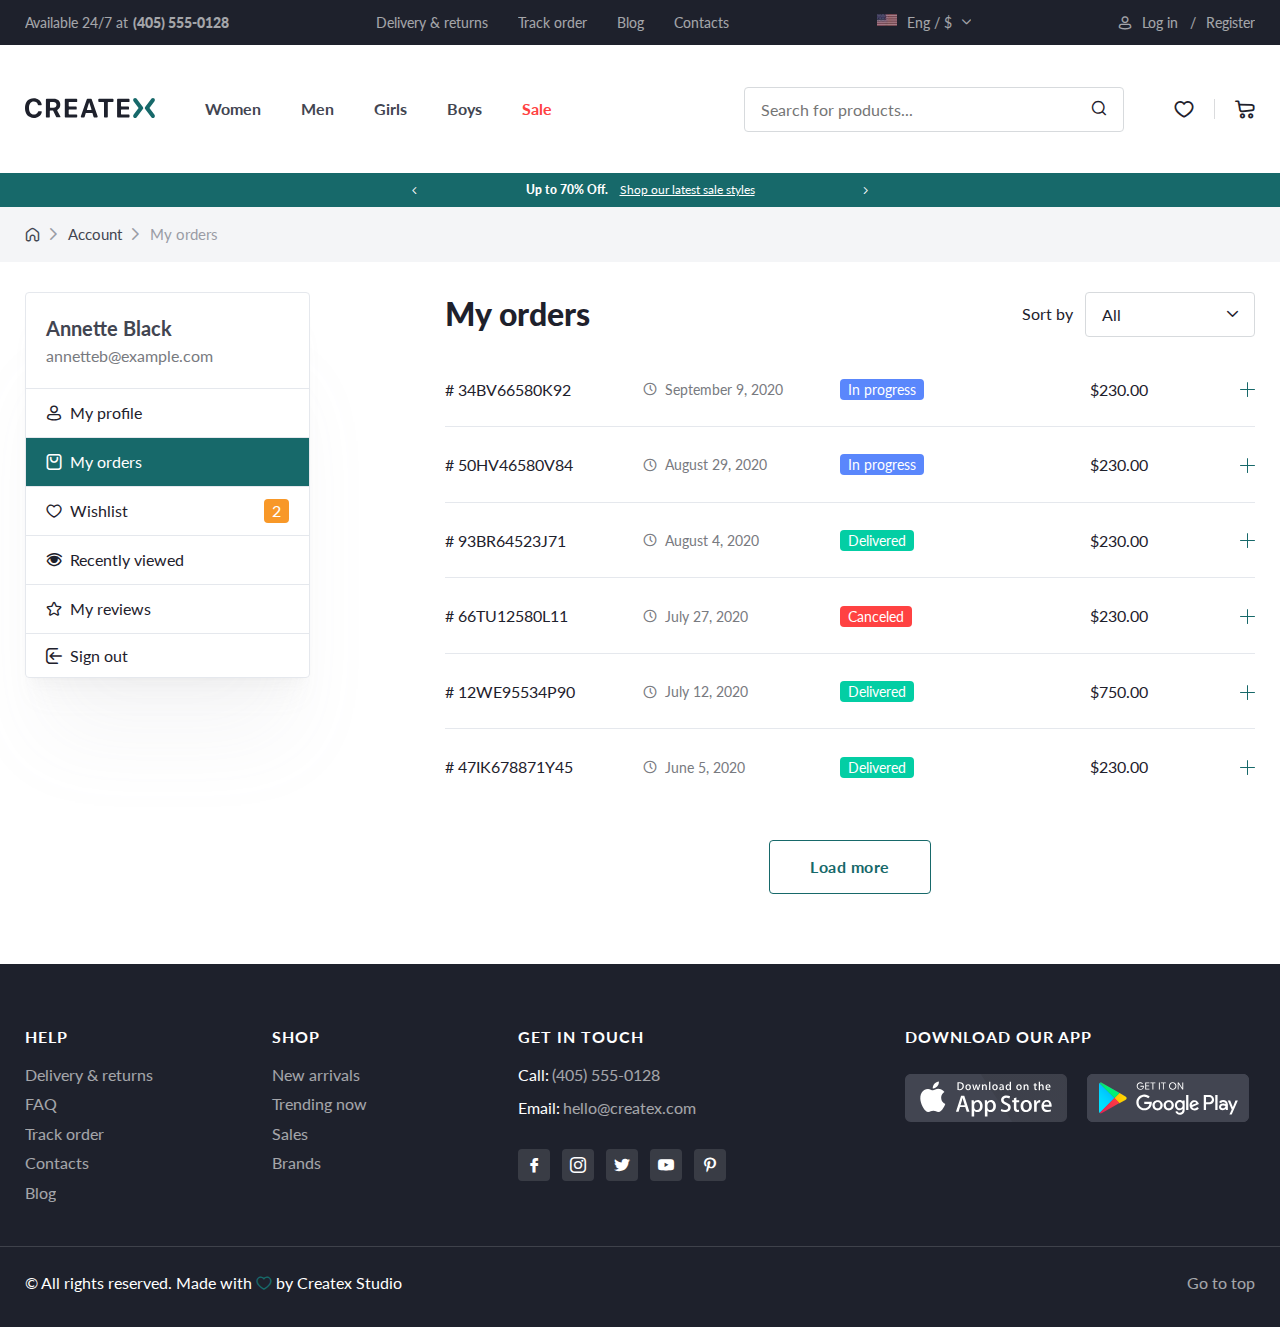
<file: orders.html>
<!DOCTYPE html>
<html lang="ru">

<head>
	<title>Orders</title>
	<meta charset="UTF-8" />
	<meta name="format-detection" content="telephone=no" />
	<!-- <style>body{opacity: 0;}</style> -->
	<link rel="stylesheet" href="css/style.css?_v=20230702001403" />
	<link rel="shortcut icon" href="favicon.ico" />
	<!-- <meta name="robots" content="noindex, nofollow"> -->
	<meta name="viewport" content="width=device-width, initial-scale=1.0" />
</head>

<body>
	<div class="wrapper">
		<header class="header">
			<div class="header__top top-header">
				<div class="top-header__container">
					<div class="top-header__phone">
						<p class="top-header__text">Available 24/7 at</p>
						<a href="tel:4055550128" class="top-header__number">(405) 555-0128</a>
					</div>
					<nav class="top-header__menu">
						<ul data-da=".menu-header__list,992," class="top-header__list">
							<li class="top-header__item">
								<a href="dilivery.html">Delivery & returns</a>
							</li>
							<li class="top-header__item">
								<a href="track-order.html">Track order</a>
							</li>
							<li class="top-header__item"><a href="blog.html">Blog</a></li>
							<li class="top-header__item"><a href="contacts.html">Contacts</a></li>
						</ul>
					</nav>
					<div class="top-header__language">
						<div data-da=".menu-header__list,400," data-select class="top-header__select select-header">
							<button data-select-button type="button" class="select-header__button _icon-small-arrow">
								<p>Eng / $</p>
								<div class="top-header__image">
									<picture><source srcset="img/header/flag-usa.webp" type="image/webp"><img src="img/header/flag-usa.jpg" alt="flag" /></picture>
								</div>
							</button>
							<ul class="select-header__list">
								<li class="select-header__item" data-value="cleaner">
									<p>Eng / $</p>
									<div class="top-header__image">
										<picture><source srcset="img/header/flag-usa.webp" type="image/webp"><img src="img/header/flag-usa.jpg" alt="flag" /></picture>
									</div>
								</li>
								<li class="select-header__item" data-value="ru">
									<p>RU, ₽</p>
									<div class="top-header__image">
										<picture><source srcset="img/header/russia-flag.webp" type="image/webp"><img src="img/header/russia-flag.png" alt="flag" /></picture>
									</div>
								</li>
							</ul>
							<input data-select-input type="text" class="select-header__input select-form__input_hidden" value="" />
						</div>
					</div>
					<div class="top-header__join _icon-user">
						<button data-popup="#log-in" type="button" class="top-header__log-in">
							<p>Log in</p>
							&nbsp; /
						</button>
						<button data-popup="#sign-up" type="button" class="top-header__register">
							Register
						</button>
					</div>
				</div>
			</div>
			<div class="header__body body-header">
				<div class="body-header__container">
					<a href="index.html" class="body-header__image">
						<img src="img/header/logo.svg" alt="logo" />
					</a>
					<nav class="body-header__menu menu-header">
						<ul class="menu-header__list">
							<li data-menu-id="1" class="menu-header__item">
								<button type="button" class="menu-header__button">Women</button>
							</li>
							<li data-menu-id="2" class="menu-header__item">
								<button type="button" class="menu-header__button">Men</button>
							</li>
							<li data-menu-id="3" class="menu-header__item">
								<button type="button" class="menu-header__button">Girls</button>
							</li>
							<li data-menu-id="4" class="menu-header__item">
								<button type="button" class="menu-header__button">Boys</button>
							</li>
							<li data-menu-id="5" class="menu-header__item menu-header__item_sale">
								<button type="button" class="menu-header__button">Sale</button>
							</li>
						</ul>
						<div data-submenu="1" class="menu-header__submenu submenu-header">
							<button class="submenu-header__close _icon-arrow">Back</button>
							<div class="submenu-header__container">
								<div class="submenu-header__content">
									<div class="submenu-header__nav nav-submenu">
										<ul class="nav-submenu__list">
											<li class="nav-submenu__item">
												<a href="catalog.html">New collection</a>
											</li>
											<li class="nav-submenu__item">
												<a href="catalog.html">Best Sellers</a>
											</li>
											<li class="nav-submenu__item">
												<a href="catalog.html">Plus Size</a>
											</li>
											<li class="nav-submenu__item nav-submenu__item_sale">
												<a href="catalog.html">Sale up to 70%</a>
											</li>
										</ul>
									</div>
									<div data-spollers="992,max" class="submenu-header__body">
										<div class="submenu-header__clothes">
											<a href="catalog.html" class="submenu-header__title">CLOTHES</a>
											<button data-spoller class="submenu-header__arrow _icon-small-arrow"></button>
											<div class="submenu-header__category">
												<ul class="submenu-header__list">
													<li class="submenu-header__item">
														<a href="catalog.html">Coats</a>
													</li>
													<li class="submenu-header__item">
														<a href="catalog.html">Jackets</a>
													</li>
													<li class="submenu-header__item">
														<a href="catalog.html">Suits</a>
													</li>
													<li class="submenu-header__item">
														<a href="catalog.html">Dresses </a>
													</li>
													<li class="submenu-header__item">
														<a href="catalog.html">Cardigans & sweaters</a>
													</li>
													<li class="submenu-header__item">
														<a href="catalog.html">Sweatshirts & hoodies</a>
													</li>
													<li class="submenu-header__item">
														<a href="catalog.html">T-shirts & tops</a>
													</li>
													<li class="submenu-header__item">
														<a href="catalog.html">Pants</a>
													</li>
													<li class="submenu-header__item">
														<a href="catalog.html">Jeans</a>
													</li>
													<li class="submenu-header__item">
														<a href="catalog.html">Shorts</a>
													</li>
													<li class="submenu-header__item">
														<a href="catalog.html">Skirts</a>
													</li>
													<li class="submenu-header__item">
														<a href="catalog.html">Lingerie & nightwear</a>
													</li>
													<li class="submenu-header__item">
														<a href="catalog.html">Sportswear</a>
													</li>
													<li class="submenu-header__item">
														<a href="catalog.html">Swimwear</a>
													</li>
												</ul>
											</div>
										</div>
									</div>
									<div data-spollers="992,max" class="submenu-header__body">
										<div class="submenu-header__clothes">
											<a href="catalog.html" class="submenu-header__title">SHOES</a>
											<button data-spoller class="submenu-header__arrow _icon-small-arrow"></button>
											<div class="submenu-header__category">
												<ul class="submenu-header__list">
													<li class="submenu-header__item">
														<a href="catalog.html">Boots</a>
													</li>
													<li class="submenu-header__item">
														<a href="catalog.html">Flat shoes</a>
													</li>
													<li class="submenu-header__item">
														<a href="catalog.html">Heels</a>
													</li>
													<li class="submenu-header__item">
														<a href="catalog.html">Sandals </a>
													</li>
													<li class="submenu-header__item">
														<a href="catalog.html">Mules</a>
													</li>
													<li class="submenu-header__item">
														<a href="catalog.html">Sliders</a>
													</li>
													<li class="submenu-header__item">
														<a href="catalog.html">Slippers</a>
													</li>
													<li class="submenu-header__item">
														<a href="catalog.html">Sneakers</a>
													</li>
													<li class="submenu-header__item">
														<a href="#">Leather</a>
													</li>
												</ul>
											</div>
										</div>
									</div>
									<div data-spollers="992,max" class="submenu-header__body">
										<div class="submenu-header__clothes">
											<a href="catalog.html" class="submenu-header__title">ACCESSORIES</a>
											<button data-spoller class="submenu-header__arrow _icon-small-arrow"></button>
											<div class="submenu-header__category">
												<ul class="submenu-header__list">
													<li class="submenu-header__item">
														<a href="catalog.html">Bags & bagpacks</a>
													</li>
													<li class="submenu-header__item">
														<a href="catalog.html">Hats & scarves</a>
													</li>
													<li class="submenu-header__item">
														<a href="catalog.html">Hair accessories</a>
													</li>
													<li class="submenu-header__item">
														<a href="catalog.html">Belts </a>
													</li>
													<li class="submenu-header__item">
														<a href="catalog.html">Jewellery</a>
													</li>
													<li class="submenu-header__item">
														<a href="catalog.html">Watches</a>
													</li>
													<li class="submenu-header__item">
														<a href="catalog.html">Sunglasses</a>
													</li>
													<li class="submenu-header__item">
														<a href="catalog.html">Purses</a>
													</li>
													<li class="submenu-header__item">
														<a href="catalog.html">Gloves</a>
													</li>
													<li class="submenu-header__item">
														<a href="catalog.html">Socks & tights</a>
													</li>
												</ul>
											</div>
										</div>
									</div>
								</div>
								<div class="submenu-header__offers offers-submenu">
									<div class="offers-submenu__image offers-submenu__image-ibg">
										<picture><source srcset="img/header/back-to-school.webp" type="image/webp"><img src="img/header/back-to-school.jpg" alt="back-to-school" /></picture>
									</div>
									<h4 class="offers-submenu__title">
										Back to school. Sale up to 50%
									</h4>
									<a href="" class="offers-submenu__button _button-border _icon-arrow">See offers</a>
								</div>
							</div>
						</div>
						<div data-submenu="2" class="menu-header__submenu submenu-header">
							<button class="submenu-header__close _icon-arrow">Back</button>
							<div class="submenu-header__container">
								<div class="submenu-header__content">
									<div class="submenu-header__nav nav-submenu">
										<ul class="nav-submenu__list">
											<li class="nav-submenu__item">
												<a href="catalog.html">New collection</a>
											</li>
											<li class="nav-submenu__item">
												<a href="catalog.html">Best Sellers</a>
											</li>
											<li class="nav-submenu__item">
												<a href="catalog.html">Plus Size</a>
											</li>
											<li class="nav-submenu__item nav-submenu__item_sale">
												<a href="catalog.html">Sale up to 70%</a>
											</li>
										</ul>
									</div>

									<div data-spollers="992,max" class="submenu-header__body">
										<div class="submenu-header__clothes">
											<a href="catalog.html" class="submenu-header__title">SHOES</a>
											<button data-spoller class="submenu-header__arrow _icon-small-arrow"></button>
											<div class="submenu-header__category">
												<ul class="submenu-header__list">
													<li class="submenu-header__item">
														<a href="catalog.html">Boots</a>
													</li>
													<li class="submenu-header__item">
														<a href="catalog.html">Flat shoes</a>
													</li>
													<li class="submenu-header__item">
														<a href="catalog.html">Heels</a>
													</li>
													<li class="submenu-header__item">
														<a href="catalog.html">Sandals </a>
													</li>
													<li class="submenu-header__item">
														<a href="catalog.html">Mules</a>
													</li>
													<li class="submenu-header__item">
														<a href="catalog.html">Sliders</a>
													</li>
													<li class="submenu-header__item">
														<a href="catalog.html">Slippers</a>
													</li>
													<li class="submenu-header__item">
														<a href="catalog.html">Sneakers</a>
													</li>
													<li class="submenu-header__item">
														<a href="catalog.html">Leather</a>
													</li>
												</ul>
											</div>
										</div>
									</div>
									<div data-spollers="992,max" class="submenu-header__body">
										<div class="submenu-header__clothes">
											<a href="catalog.html" class="submenu-header__title">ACCESSORIES</a>
											<button data-spoller class="submenu-header__arrow _icon-small-arrow"></button>
											<div class="submenu-header__category">
												<ul class="submenu-header__list">
													<li class="submenu-header__item">
														<a href="catalog.html">Bags & bagpacks</a>
													</li>
													<li class="submenu-header__item">
														<a href="catalog.html">Hats & scarves</a>
													</li>
													<li class="submenu-header__item">
														<a href="catalog.html">Hair accessories</a>
													</li>
													<li class="submenu-header__item">
														<a href="catalog.html">Belts </a>
													</li>
													<li class="submenu-header__item">
														<a href="catalog.html">Jewellery</a>
													</li>
													<li class="submenu-header__item">
														<a href="catalog.html">Watches</a>
													</li>
													<li class="submenu-header__item">
														<a href="catalog.html">Sunglasses</a>
													</li>
													<li class="submenu-header__item">
														<a href="catalog.html">Purses</a>
													</li>
													<li class="submenu-header__item">
														<a href="catalog.html">Gloves</a>
													</li>
													<li class="submenu-header__item">
														<a href="catalog.html">Socks & tights</a>
													</li>
												</ul>
											</div>
										</div>
									</div>
								</div>
								<div class="submenu-header__offers offers-submenu">
									<div class="offers-submenu__image offers-submenu__image-ibg">
										<picture><source srcset="img/header/back-to-school.webp" type="image/webp"><img src="img/header/back-to-school.jpg" alt="back-to-school" /></picture>
									</div>
									<h4 class="offers-submenu__title">
										Back to school. Sale up to 50%
									</h4>
									<a href="" class="offers-submenu__button _button-border _icon-arrow">See offers</a>
								</div>
							</div>
						</div>
						<div data-submenu="3" class="menu-header__submenu submenu-header">
							<button class="submenu-header__close _icon-arrow">Back</button>
							<div class="submenu-header__container">
								<div class="submenu-header__content">
									<div class="submenu-header__nav nav-submenu">
										<ul class="nav-submenu__list">
											<li class="nav-submenu__item">
												<a href="catalog.html">New collection</a>
											</li>
											<li class="nav-submenu__item">
												<a href="catalog.html">Best Sellers</a>
											</li>
											<li class="nav-submenu__item">
												<a href="catalog.html">Plus Size</a>
											</li>
											<li class="nav-submenu__item nav-submenu__item_sale">
												<a href="catalog.html">Sale up to 70%</a>
											</li>
										</ul>
									</div>
									<div data-spollers="992,max" class="submenu-header__body">
										<div class="submenu-header__clothes">
											<a href="catalog.html" class="submenu-header__title">CLOTHES</a>
											<button data-spoller class="submenu-header__arrow _icon-small-arrow"></button>
											<div class="submenu-header__category">
												<ul class="submenu-header__list">
													<li class="submenu-header__item">
														<a href="catalog.html">Coats</a>
													</li>
													<li class="submenu-header__item">
														<a href="catalog.html">Jackets</a>
													</li>
													<li class="submenu-header__item">
														<a href="catalog.html">Suits</a>
													</li>
													<li class="submenu-header__item">
														<a href="catalog.html">Dresses </a>
													</li>
													<li class="submenu-header__item">
														<a href="catalog.html">Cardigans & sweaters</a>
													</li>
													<li class="submenu-header__item">
														<a href="catalog.html">Sweatshirts & hoodies</a>
													</li>
													<li class="submenu-header__item">
														<a href="catalog.html">T-shirts & tops</a>
													</li>
													<li class="submenu-header__item">
														<a href="catalog.html">Pants</a>
													</li>
													<li class="submenu-header__item">
														<a href="catalog.html">Jeans</a>
													</li>
													<li class="submenu-header__item">
														<a href="catalog.html">Shorts</a>
													</li>
													<li class="submenu-header__item">
														<a href="catalog.html">Skirts</a>
													</li>
													<li class="submenu-header__item">
														<a href="catalog.html">Lingerie & nightwear</a>
													</li>
													<li class="submenu-header__item">
														<a href="catalog.html">Sportswear</a>
													</li>
													<li class="submenu-header__item">
														<a href="catalog.html">Swimwear</a>
													</li>
												</ul>
											</div>
										</div>
									</div>

									<div data-spollers="992,max" class="submenu-header__body">
										<div class="submenu-header__clothes">
											<a href="catalog.html" class="submenu-header__title">ACCESSORIES</a>
											<button data-spoller class="submenu-header__arrow _icon-small-arrow"></button>
											<div class="submenu-header__category">
												<ul class="submenu-header__list">
													<li class="submenu-header__item">
														<a href="catalog.html">Bags & bagpacks</a>
													</li>
													<li class="submenu-header__item">
														<a href="catalog.html">Hats & scarves</a>
													</li>
													<li class="submenu-header__item">
														<a href="catalog.html">Hair accessories</a>
													</li>
													<li class="submenu-header__item">
														<a href="catalog.html">Belts </a>
													</li>
													<li class="submenu-header__item">
														<a href="catalog.html">Jewellery</a>
													</li>
													<li class="submenu-header__item">
														<a href="catalog.html">Watches</a>
													</li>
													<li class="submenu-header__item">
														<a href="catalog.html">Sunglasses</a>
													</li>
													<li class="submenu-header__item">
														<a href="catalog.html">Purses</a>
													</li>
													<li class="submenu-header__item">
														<a href="catalog.html">Gloves</a>
													</li>
													<li class="submenu-header__item">
														<a href="catalog.html">Socks & tights</a>
													</li>
												</ul>
											</div>
										</div>
									</div>
								</div>
								<div class="submenu-header__offers offers-submenu">
									<div class="offers-submenu__image offers-submenu__image-ibg">
										<picture><source srcset="img/header/back-to-school.webp" type="image/webp"><img src="img/header/back-to-school.jpg" alt="back-to-school" /></picture>
									</div>
									<h4 class="offers-submenu__title">
										Back to school. Sale up to 50%
									</h4>
									<a href="" class="offers-submenu__button _button-border _icon-arrow">See offers</a>
								</div>
							</div>
						</div>
						<div data-submenu="4" class="menu-header__submenu submenu-header">
							<button class="submenu-header__close _icon-arrow">Back</button>
							<div class="submenu-header__container">
								<div class="submenu-header__content">
									<div class="submenu-header__nav nav-submenu">
										<ul class="nav-submenu__list">
											<li class="nav-submenu__item">
												<a href="catalog.html">New collection</a>
											</li>
											<li class="nav-submenu__item">
												<a href="catalog.html">Best Sellers</a>
											</li>
											<li class="nav-submenu__item">
												<a href="catalog.html">Plus Size</a>
											</li>
											<li class="nav-submenu__item nav-submenu__item_sale">
												<a href="catalog.html">Sale up to 70%</a>
											</li>
										</ul>
									</div>
									<div data-spollers="992,max" class="submenu-header__body">
										<div class="submenu-header__clothes">
											<a href="catalog.html" class="submenu-header__title">CLOTHES</a>
											<button data-spoller class="submenu-header__arrow _icon-small-arrow"></button>
											<div class="submenu-header__category">
												<ul class="submenu-header__list">
													<li class="submenu-header__item">
														<a href="catalog.html">Coats</a>
													</li>
													<li class="submenu-header__item">
														<a href="catalog.html">Jackets</a>
													</li>
													<li class="submenu-header__item">
														<a href="catalog.html">Suits</a>
													</li>
													<li class="submenu-header__item">
														<a href="catalog.html">Dresses </a>
													</li>
													<li class="submenu-header__item">
														<a href="catalog.html">Cardigans & sweaters</a>
													</li>
													<li class="submenu-header__item">
														<a href="catalog.html">Sweatshirts & hoodies</a>
													</li>
													<li class="submenu-header__item">
														<a href="catalog.html">T-shirts & tops</a>
													</li>
													<li class="submenu-header__item">
														<a href="catalog.html">Pants</a>
													</li>
													<li class="submenu-header__item">
														<a href="catalog.html">Jeans</a>
													</li>
													<li class="submenu-header__item">
														<a href="catalog.html">Shorts</a>
													</li>
													<li class="submenu-header__item">
														<a href="catalog.html">Skirts</a>
													</li>
													<li class="submenu-header__item">
														<a href="catalog.html">Lingerie & nightwear</a>
													</li>
													<li class="submenu-header__item">
														<a href="catalog.html">Sportswear</a>
													</li>
													<li class="submenu-header__item">
														<a href="catalog.html">Swimwear</a>
													</li>
												</ul>
											</div>
										</div>
									</div>
									<div data-spollers="992,max" class="submenu-header__body">
										<div class="submenu-header__clothes">
											<a href="catalog.html" class="submenu-header__title">SHOES</a>
											<button data-spoller class="submenu-header__arrow _icon-small-arrow"></button>
											<div class="submenu-header__category">
												<ul class="submenu-header__list">
													<li class="submenu-header__item">
														<a href="catalog.html">Boots</a>
													</li>
													<li class="submenu-header__item">
														<a href="catalog.html">Flat shoes</a>
													</li>
													<li class="submenu-header__item">
														<a href="catalog.html">Heels</a>
													</li>
													<li class="submenu-header__item">
														<a href="catalog.html">Sandals </a>
													</li>
													<li class="submenu-header__item">
														<a href="catalog.html">Mules</a>
													</li>
													<li class="submenu-header__item">
														<a href="catalog.html">Sliders</a>
													</li>
													<li class="submenu-header__item">
														<a href="catalog.html">Slippers</a>
													</li>
													<li class="submenu-header__item">
														<a href="catalog.html">Sneakers</a>
													</li>
													<li class="submenu-header__item">
														<a href="catalog.html">Leather</a>
													</li>
												</ul>
											</div>
										</div>
									</div>
								</div>
								<div class="submenu-header__offers offers-submenu">
									<div class="offers-submenu__image offers-submenu__image-ibg">
										<picture><source srcset="img/header/back-to-school.webp" type="image/webp"><img src="img/header/back-to-school.jpg" alt="back-to-school" /></picture>
									</div>
									<h4 class="offers-submenu__title">
										Back to school. Sale up to 50%
									</h4>
									<a href="" class="offers-submenu__button _button-border _icon-arrow">See offers</a>
								</div>
							</div>
						</div>
						<div data-submenu="5" class="menu-header__submenu submenu-header">
							<button class="submenu-header__close _icon-arrow">Back</button>
							<div class="submenu-header__container">
								<div class="submenu-header__content">
									<div class="submenu-header__nav nav-submenu">
										<ul class="nav-submenu__list">
											<li class="nav-submenu__item">
												<a href="catalog.html">New collection</a>
											</li>
											<li class="nav-submenu__item">
												<a href="catalog.html">Best Sellers</a>
											</li>
											<li class="nav-submenu__item">
												<a href="catalog.html">Plus Size</a>
											</li>
											<li class="nav-submenu__item nav-submenu__item_sale">
												<a href="catalog.html">Sale up to 70%</a>
											</li>
										</ul>
									</div>

									<div data-spollers="992,max" class="submenu-header__body">
										<div class="submenu-header__clothes">
											<a href="catalog.html" class="submenu-header__title">ACCESSORIES</a>
											<button data-spoller class="submenu-header__arrow _icon-small-arrow"></button>
											<div class="submenu-header__category">
												<ul class="submenu-header__list">
													<li class="submenu-header__item">
														<a href="catalog.html">Bags & bagpacks</a>
													</li>
													<li class="submenu-header__item">
														<a href="catalog.html">Hats & scarves</a>
													</li>
													<li class="submenu-header__item">
														<a href="catalog.html">Hair accessories</a>
													</li>
													<li class="submenu-header__item">
														<a href="catalog.html">Belts </a>
													</li>
													<li class="submenu-header__item">
														<a href="catalog.html">Jewellery</a>
													</li>
													<li class="submenu-header__item">
														<a href="catalog.html">Watches</a>
													</li>
													<li class="submenu-header__item">
														<a href="catalog.html">Sunglasses</a>
													</li>
													<li class="submenu-header__item">
														<a href="catalog.html">Purses</a>
													</li>
													<li class="submenu-header__item">
														<a href="catalog.html">Gloves</a>
													</li>
													<li class="submenu-header__item">
														<a href="catalog.html">Socks & tights</a>
													</li>
												</ul>
											</div>
										</div>
									</div>
								</div>
								<div class="submenu-header__offers offers-submenu">
									<div class="offers-submenu__image offers-submenu__image-ibg">
										<picture><source srcset="img/header/back-to-school.webp" type="image/webp"><img src="img/header/back-to-school.jpg" alt="back-to-school" /></picture>
									</div>
									<h4 class="offers-submenu__title">
										Back to school. Sale up to 50%
									</h4>
									<a href="" class="offers-submenu__button _button-border _icon-arrow">See offers</a>
								</div>
							</div>
						</div>
					</nav>
					<div class="body-header__search search-header">
						<button type="button" class="search-header__icon _icon-search"></button>
						<form action="#" class="search-header__form _icon-search">
							<input autocomplete="off" type="text" name="form[]" data-error="Ошибка" placeholder="Search for products..." class="search-header__input" />
						</form>
					</div>
					<div class="body-header__purchase purchase">
						<a href="wishlist.html" type="button" class="purchase__favourite _icon-favourite"></a>
						<button type="button" class="purchase__cart cart-purchase _icon-cart"></button>
					</div>
					<div class="icon-menu"><span></span></div>
				</div>
			</div>
			<div class="header__promo promo-header">
				<div class="promo-header__container">
					<div class="promo-header__slider swiper">
						<div class="promo-header__wrapper swiper-wrapper">
							<div class="promo-header__slide swiper-slide">
								<p>Up to 70% Off.</p>
								<a href="#">Shop our latest sale styles</a>
							</div>
							<div class="promo-header__slide swiper-slide">
								<p>Up to 70% Off.</p>
								<a href="#">Shop our latest sale styles</a>
							</div>
						</div>
						<button type="button" class="promo-header__button promo-header__button_prev _icon-small-arrow"></button>
						<button type="button" class="promo-header__button promo-header__button_next _icon-small-arrow"></button>
					</div>
				</div>
			</div>
		</header>
		<!-- <div class="cart-purchase__wrapper">
  <div class="cart-purchase__menu">
    <h3 class="cart-purchase__title">Your cart (<span>0</span>)</h3>
    <div class="cart-purchase__close _icon-close"></div>
    <div class="cart-purchase__body body-cart"></div>
    <div class="cart-purchase__bottom bottom-cart">
      <div class="bottom-cart__text">
        <p class="bottom-cart__total">Subtotal:</p>
        <p class="bottom-cart__price">$0</p>
      </div>
      <a type="button" href="checkout.html" class="bottom-cart__button _button"
        >Checkout</a
      >
    </div>
  </div>
</div> -->

		<main class="page">
			<div class="page__top top-page">
				<div class="top-page__container">
					<nav class="top-page__breadcrumbs breadcrumbs">
						<ul class="breadcrumbs__list">
							<li class="breadcrumbs__item">
								<a class="_icon-home" href="index.html"></a>
							</li>
							<li class="breadcrumbs__item">
								<a href="profile.html">Account</a>
							</li>
							<li class="breadcrumbs__item">
								<a href="orders.html">My orders </a>
							</li>
						</ul>
					</nav>
				</div>
			</div>
			<section class="page__orders orders">
				<div class="orders__container">
					<div class="orders__content">
						<asisde class="orders__menu menu-orders">
							<div class="menu-orders__user user-menu">
								<h2 class="user-menu__title">Annette Black</h2>
								<p class="user-menu__text">annetteb@example.com</p>
							</div>
							<nav class="menu-wishlist__nav">
								<ul class="menu-wishlist__list">
									<li class="menu-wishlist__item">
										<a href="profile.html" class="_icon-user">My profile</a>
									</li>
									<li class="menu-wishlist__item menu-wishlist__item_active">
										<a href="orders.html" class="_icon-bag">My orders</a>
									</li>
									<li id="wishlist" class="menu-wishlist__item">
										<a href="wishlist.html" class="_icon-favourite">Wishlist</a>
										<span class="_favourite-quantity">2</span>
									</li>
									<li class="menu-wishlist__item">
										<a href="recently-viewed.html" class="_icon-eyes">Recently viewed</a>
									</li>
									<li class="menu-wishlist__item">
										<a href="reviews.html" class="_icon-star">My reviews</a>
									</li>
									<li class="menu-wishlist__item">
										<button type="button" class="_icon-sign-out">
											Sign out
										</button>
									</li>
								</ul>
							</nav>
						</asisde>
						<div class="orders__body">
							<div class="orders__top top-orders">
								<h1 class="top-orders__title">My orders</h1>
								<div class="top-orders__item">
									<h3 class="top-orders__sort">Sort by</h3>
									<div data-select="" class="top-orders__select select-orders">
										<button type="button" data-select-button="" class="select-orders__button _icon-small-arrow">
											All
										</button>
										<ul class="select-orders__list">
											<li class="select-orders__item" data-value="All">
												All
											</li>
											<li class="select-orders__item" data-value="progress">
												In progress
											</li>
											<li class="select-orders__item" data-value="delivered">
												Delivered
											</li>
											<li class="select-orders__item" data-value="canceled">
												Canceled
											</li>
										</ul>
										<input data-select-input type="text" class="select-orders__input select-form__input_hidden" value="All" />
									</div>
								</div>
							</div>
							<div data-spollers class="orders__spollers spollers-orders">
								<div class="spollers-orders__item">
									<button type="button" data-spoller class="spollers-orders__title title-spoller-order">
										<p class="title-spoller-order__code"># 34BV66580K92</p>
										<p class="title-spoller-order__time _icon-clock">
											September 9, 2020
										</p>
										<div class="title-spoller-order__status title-spoller-order__status_progress">
											In progress
										</div>
										<p class="title-spoller-order__price">$230.00</p>
										<div class="title-spoller-order__icon"></div>
									</button>
									<div class="spollers-orders__body body-spoller-order">
										<div class="body-spoller-order__content">
											<div class="body-spoller-order__item">
												<div class="body-spoller-order__image">
													<picture><source srcset="img/products/09.webp" type="image/webp"><img src="img/products/09.jpg" alt="" /></picture>
												</div>
												<div class="body-spoller-order__body">
													<div class="body-spoller-order__info info-spoller-body">
														<p class="info-spoller-body__name">
															Basic hooded sweatshirt in pink
														</p>
														<p class="info-spoller-body__color">
															Color:
															<span>pink</span>
														</p>
														<p class="info-spoller-body__size">
															Size:<span>S</span>
														</p>
													</div>
													<div class="body-spoller-order__price">
														Price:
														<span>$15.50</span>
													</div>
													<div class="body-spoller-order__quantity">
														Quantity:
														<span>1</span>
													</div>
													<div class="body-spoller-order__total">
														Subtotal:
														<span>$15.50</span>
													</div>
												</div>
											</div>
											<div class="body-spoller-order__item">
												<div class="body-spoller-order__image">
													<picture><source srcset="img/products/03.webp" type="image/webp"><img src="img/products/03.jpg" alt="" /></picture>
												</div>
												<div class="body-spoller-order__body">
													<div class="body-spoller-order__info info-spoller-body">
														<p class="info-spoller-body__name">
															Black and white sport cap
														</p>
													</div>
													<div class="body-spoller-order__price">
														Price:
														<span>$18.15</span>
													</div>
													<div class="body-spoller-order__quantity">
														Quantity:
														<span>1</span>
													</div>
													<div class="body-spoller-order__total">
														Subtotal:
														<span>$18.15</span>
													</div>
												</div>
											</div>
											<div class="body-spoller-order__item">
												<div class="body-spoller-order__image">
													<picture><source srcset="img/products/02.webp" type="image/webp"><img src="img/products/02.jpg" alt="" /></picture>
												</div>
												<div class="body-spoller-order__body">
													<div class="body-spoller-order__info info-spoller-body">
														<p class="info-spoller-body__name">
															Mid-rise slim cropped fit jeans
														</p>

														<p class="info-spoller-body__size">
															Size:<span>M</span>
														</p>
													</div>
													<div class="body-spoller-order__price">
														Price:
														<span>$40.00</span>
													</div>
													<div class="body-spoller-order__quantity">
														Quantity:
														<span>2</span>
													</div>
													<div class="body-spoller-order__total">
														Subtotal:
														<span>$80.00</span>
													</div>
												</div>
											</div>
											<div class="body-spoller-order__item">
												<div class="body-spoller-order__image">
													<picture><source srcset="img/products/11.webp" type="image/webp"><img src="img/products/11.jpg" alt="" /></picture>
												</div>
												<div class="body-spoller-order__body">
													<div class="body-spoller-order__info info-spoller-body">
														<p class="info-spoller-body__name">
															Men fashion gray shoes
														</p>
														<p class="info-spoller-body__color">
															Color:
															<span>gray</span>
														</p>
														<p class="info-spoller-body__size">
															Size:<span>44</span>
														</p>
													</div>
													<div class="body-spoller-order__price">
														Price:
														<span>$85.00</span>
													</div>
													<div class="body-spoller-order__quantity">
														Quantity:
														<span>1</span>
													</div>
													<div class="body-spoller-order__total">
														Subtotal:
														<span>$85.00</span>
													</div>
												</div>
											</div>
											<div class="body-spoller-order__totals totals-spoller-body">
												<div class="totals-spoller-body__item">
													<p class="totals-spoller-body__text">Subtotal:</p>
													<p class="totals-spoller-body__price">$198.65</p>
												</div>
												<div class="totals-spoller-body__item">
													<p class="totals-spoller-body__text">Shipping:</p>
													<p class="totals-spoller-body__price">$25.00</p>
												</div>
												<div class="totals-spoller-body__item">
													<p class="totals-spoller-body__text">Tax:</p>
													<p class="totals-spoller-body__price">$6.35</p>
												</div>
												<div class="totals-spoller-body__item">
													<p class="totals-spoller-body__text">Total:</p>
													<p class="totals-spoller-body__price totals-spoller-body__price_total">
														$230.00
													</p>
												</div>
											</div>
										</div>
										<div class="body-spoller-order__track track-spoller-order">
											<h3 class="track-spoller-order__title">
												You can track your order here
											</h3>
											<a href="track-order.html" class="track-spoller-order__button _button-border">Order tracking</a>
										</div>
									</div>
								</div>
								<div class="spollers-orders__item">
									<button type="button" data-spoller class="spollers-orders__title title-spoller-order">
										<p class="title-spoller-order__code"># 50HV46580V84</p>
										<p class="title-spoller-order__time _icon-clock">
											August 29, 2020
										</p>
										<div class="title-spoller-order__status title-spoller-order__status_progress">
											In progress
										</div>
										<p class="title-spoller-order__price">$230.00</p>
										<div class="title-spoller-order__icon"></div>
									</button>
									<div class="spollers-orders__body body-spoller-order">
										<div class="body-spoller-order__content">
											<div class="body-spoller-order__item">
												<div class="body-spoller-order__image">
													<picture><source srcset="img/products/09.webp" type="image/webp"><img src="img/products/09.jpg" alt="" /></picture>
												</div>
												<div class="body-spoller-order__body">
													<div class="body-spoller-order__info info-spoller-body">
														<p class="info-spoller-body__name">
															Basic hooded sweatshirt in pink
														</p>
														<p class="info-spoller-body__color">
															Color:
															<span>pink</span>
														</p>
														<p class="info-spoller-body__size">
															Size:<span>S</span>
														</p>
													</div>
													<div class="body-spoller-order__price">
														Price:
														<span>$15.50</span>
													</div>
													<div class="body-spoller-order__quantity">
														Quantity:
														<span>1</span>
													</div>
													<div class="body-spoller-order__total">
														Subtotal:
														<span>$15.50</span>
													</div>
												</div>
											</div>
											<div class="body-spoller-order__item">
												<div class="body-spoller-order__image">
													<picture><source srcset="img/products/03.webp" type="image/webp"><img src="img/products/03.jpg" alt="" /></picture>
												</div>
												<div class="body-spoller-order__body">
													<div class="body-spoller-order__info info-spoller-body">
														<p class="info-spoller-body__name">
															Black and white sport cap
														</p>
													</div>
													<div class="body-spoller-order__price">
														Price:
														<span>$18.15</span>
													</div>
													<div class="body-spoller-order__quantity">
														Quantity:
														<span>1</span>
													</div>
													<div class="body-spoller-order__total">
														Subtotal:
														<span>$18.15</span>
													</div>
												</div>
											</div>
											<div class="body-spoller-order__item">
												<div class="body-spoller-order__image">
													<picture><source srcset="img/products/02.webp" type="image/webp"><img src="img/products/02.jpg" alt="" /></picture>
												</div>
												<div class="body-spoller-order__body">
													<div class="body-spoller-order__info info-spoller-body">
														<p class="info-spoller-body__name">
															Mid-rise slim cropped fit jeans
														</p>

														<p class="info-spoller-body__size">
															Size:<span>M</span>
														</p>
													</div>
													<div class="body-spoller-order__price">
														Price:
														<span>$40.00</span>
													</div>
													<div class="body-spoller-order__quantity">
														Quantity:
														<span>2</span>
													</div>
													<div class="body-spoller-order__total">
														Subtotal:
														<span>$80.00</span>
													</div>
												</div>
											</div>
											<div class="body-spoller-order__item">
												<div class="body-spoller-order__image">
													<picture><source srcset="img/products/11.webp" type="image/webp"><img src="img/products/11.jpg" alt="" /></picture>
												</div>
												<div class="body-spoller-order__body">
													<div class="body-spoller-order__info info-spoller-body">
														<p class="info-spoller-body__name">
															Men fashion gray shoes
														</p>
														<p class="info-spoller-body__color">
															Color:
															<span>gray</span>
														</p>
														<p class="info-spoller-body__size">
															Size:<span>44</span>
														</p>
													</div>
													<div class="body-spoller-order__price">
														Price:
														<span>$85.00</span>
													</div>
													<div class="body-spoller-order__quantity">
														Quantity:
														<span>1</span>
													</div>
													<div class="body-spoller-order__total">
														Subtotal:
														<span>$85.00</span>
													</div>
												</div>
											</div>
											<div class="body-spoller-order__totals totals-spoller-body">
												<div class="totals-spoller-body__item">
													<p class="totals-spoller-body__text">Subtotal:</p>
													<p class="totals-spoller-body__price">$198.65</p>
												</div>
												<div class="totals-spoller-body__item">
													<p class="totals-spoller-body__text">Shipping:</p>
													<p class="totals-spoller-body__price">$25.00</p>
												</div>
												<div class="totals-spoller-body__item">
													<p class="totals-spoller-body__text">Tax:</p>
													<p class="totals-spoller-body__price">$6.35</p>
												</div>
												<div class="totals-spoller-body__item">
													<p class="totals-spoller-body__text">Total:</p>
													<p class="totals-spoller-body__price totals-spoller-body__price_total">
														$230.00
													</p>
												</div>
											</div>
										</div>
										<div class="body-spoller-order__track track-spoller-order">
											<h3 class="track-spoller-order__title">
												You can track your order here
											</h3>
											<a href="track-order.html" class="track-spoller-order__button _button-border">Order tracking</a>
										</div>
									</div>
								</div>
								<div class="spollers-orders__item">
									<button type="button" data-spoller class="spollers-orders__title title-spoller-order">
										<p class="title-spoller-order__code"># 93BR64523J71</p>
										<p class="title-spoller-order__time _icon-clock">
											August 4, 2020
										</p>
										<div class="title-spoller-order__status title-spoller-order__status_delivered">
											Delivered
										</div>
										<p class="title-spoller-order__price">$230.00</p>
										<div class="title-spoller-order__icon"></div>
									</button>
									<div class="spollers-orders__body body-spoller-order">
										<div class="body-spoller-order__content">
											<div class="body-spoller-order__item">
												<div class="body-spoller-order__image">
													<picture><source srcset="img/products/09.webp" type="image/webp"><img src="img/products/09.jpg" alt="" /></picture>
												</div>
												<div class="body-spoller-order__body">
													<div class="body-spoller-order__info info-spoller-body">
														<p class="info-spoller-body__name">
															Basic hooded sweatshirt in pink
														</p>
														<p class="info-spoller-body__color">
															Color:
															<span>pink</span>
														</p>
														<p class="info-spoller-body__size">
															Size:<span>S</span>
														</p>
													</div>
													<div class="body-spoller-order__price">
														Price:
														<span>$15.50</span>
													</div>
													<div class="body-spoller-order__quantity">
														Quantity:
														<span>1</span>
													</div>
													<div class="body-spoller-order__total">
														Subtotal:
														<span>$15.50</span>
													</div>
												</div>
											</div>
											<div class="body-spoller-order__item">
												<div class="body-spoller-order__image">
													<picture><source srcset="img/products/03.webp" type="image/webp"><img src="img/products/03.jpg" alt="" /></picture>
												</div>
												<div class="body-spoller-order__body">
													<div class="body-spoller-order__info info-spoller-body">
														<p class="info-spoller-body__name">
															Black and white sport cap
														</p>
													</div>
													<div class="body-spoller-order__price">
														Price:
														<span>$18.15</span>
													</div>
													<div class="body-spoller-order__quantity">
														Quantity:
														<span>1</span>
													</div>
													<div class="body-spoller-order__total">
														Subtotal:
														<span>$18.15</span>
													</div>
												</div>
											</div>
											<div class="body-spoller-order__item">
												<div class="body-spoller-order__image">
													<picture><source srcset="img/products/02.webp" type="image/webp"><img src="img/products/02.jpg" alt="" /></picture>
												</div>
												<div class="body-spoller-order__body">
													<div class="body-spoller-order__info info-spoller-body">
														<p class="info-spoller-body__name">
															Mid-rise slim cropped fit jeans
														</p>

														<p class="info-spoller-body__size">
															Size:<span>M</span>
														</p>
													</div>
													<div class="body-spoller-order__price">
														Price:
														<span>$40.00</span>
													</div>
													<div class="body-spoller-order__quantity">
														Quantity:
														<span>2</span>
													</div>
													<div class="body-spoller-order__total">
														Subtotal:
														<span>$80.00</span>
													</div>
												</div>
											</div>
											<div class="body-spoller-order__item">
												<div class="body-spoller-order__image">
													<picture><source srcset="img/products/11.webp" type="image/webp"><img src="img/products/11.jpg" alt="" /></picture>
												</div>
												<div class="body-spoller-order__body">
													<div class="body-spoller-order__info info-spoller-body">
														<p class="info-spoller-body__name">
															Men fashion gray shoes
														</p>
														<p class="info-spoller-body__color">
															Color:
															<span>gray</span>
														</p>
														<p class="info-spoller-body__size">
															Size:<span>44</span>
														</p>
													</div>
													<div class="body-spoller-order__price">
														Price:
														<span>$85.00</span>
													</div>
													<div class="body-spoller-order__quantity">
														Quantity:
														<span>1</span>
													</div>
													<div class="body-spoller-order__total">
														Subtotal:
														<span>$85.00</span>
													</div>
												</div>
											</div>
											<div class="body-spoller-order__totals totals-spoller-body">
												<div class="totals-spoller-body__item">
													<p class="totals-spoller-body__text">Subtotal:</p>
													<p class="totals-spoller-body__price">$198.65</p>
												</div>
												<div class="totals-spoller-body__item">
													<p class="totals-spoller-body__text">Shipping:</p>
													<p class="totals-spoller-body__price">$25.00</p>
												</div>
												<div class="totals-spoller-body__item">
													<p class="totals-spoller-body__text">Tax:</p>
													<p class="totals-spoller-body__price">$6.35</p>
												</div>
												<div class="totals-spoller-body__item">
													<p class="totals-spoller-body__text">Total:</p>
													<p class="totals-spoller-body__price totals-spoller-body__price_total">
														$230.00
													</p>
												</div>
											</div>
										</div>
										<div class="body-spoller-order__track track-spoller-order">
											<h3 class="track-spoller-order__title">
												You can track your order here
											</h3>
											<a href="track-order.html" class="track-spoller-order__button _button-border">Order tracking</a>
										</div>
									</div>
								</div>
								<div class="spollers-orders__item">
									<button type="button" data-spoller class="spollers-orders__title title-spoller-order">
										<p class="title-spoller-order__code"># 66TU12580L11</p>
										<p class="title-spoller-order__time _icon-clock">
											July 27, 2020
										</p>
										<div class="title-spoller-order__status title-spoller-order__status_canceled">
											Canceled
										</div>
										<p class="title-spoller-order__price">$230.00</p>
										<div class="title-spoller-order__icon"></div>
									</button>
									<div class="spollers-orders__body body-spoller-order">
										<div class="body-spoller-order__content">
											<div class="body-spoller-order__item">
												<div class="body-spoller-order__image">
													<picture><source srcset="img/products/09.webp" type="image/webp"><img src="img/products/09.jpg" alt="" /></picture>
												</div>
												<div class="body-spoller-order__body">
													<div class="body-spoller-order__info info-spoller-body">
														<p class="info-spoller-body__name">
															Basic hooded sweatshirt in pink
														</p>
														<p class="info-spoller-body__color">
															Color:
															<span>pink</span>
														</p>
														<p class="info-spoller-body__size">
															Size:<span>S</span>
														</p>
													</div>
													<div class="body-spoller-order__price">
														Price:
														<span>$15.50</span>
													</div>
													<div class="body-spoller-order__quantity">
														Quantity:
														<span>1</span>
													</div>
													<div class="body-spoller-order__total">
														Subtotal:
														<span>$15.50</span>
													</div>
												</div>
											</div>
											<div class="body-spoller-order__item">
												<div class="body-spoller-order__image">
													<picture><source srcset="img/products/03.webp" type="image/webp"><img src="img/products/03.jpg" alt="" /></picture>
												</div>
												<div class="body-spoller-order__body">
													<div class="body-spoller-order__info info-spoller-body">
														<p class="info-spoller-body__name">
															Black and white sport cap
														</p>
													</div>
													<div class="body-spoller-order__price">
														Price:
														<span>$18.15</span>
													</div>
													<div class="body-spoller-order__quantity">
														Quantity:
														<span>1</span>
													</div>
													<div class="body-spoller-order__total">
														Subtotal:
														<span>$18.15</span>
													</div>
												</div>
											</div>
											<div class="body-spoller-order__item">
												<div class="body-spoller-order__image">
													<picture><source srcset="img/products/02.webp" type="image/webp"><img src="img/products/02.jpg" alt="" /></picture>
												</div>
												<div class="body-spoller-order__body">
													<div class="body-spoller-order__info info-spoller-body">
														<p class="info-spoller-body__name">
															Mid-rise slim cropped fit jeans
														</p>

														<p class="info-spoller-body__size">
															Size:<span>M</span>
														</p>
													</div>
													<div class="body-spoller-order__price">
														Price:
														<span>$40.00</span>
													</div>
													<div class="body-spoller-order__quantity">
														Quantity:
														<span>2</span>
													</div>
													<div class="body-spoller-order__total">
														Subtotal:
														<span>$80.00</span>
													</div>
												</div>
											</div>
											<div class="body-spoller-order__item">
												<div class="body-spoller-order__image">
													<picture><source srcset="img/products/11.webp" type="image/webp"><img src="img/products/11.jpg" alt="" /></picture>
												</div>
												<div class="body-spoller-order__body">
													<div class="body-spoller-order__info info-spoller-body">
														<p class="info-spoller-body__name">
															Men fashion gray shoes
														</p>
														<p class="info-spoller-body__color">
															Color:
															<span>gray</span>
														</p>
														<p class="info-spoller-body__size">
															Size:<span>44</span>
														</p>
													</div>
													<div class="body-spoller-order__price">
														Price:
														<span>$85.00</span>
													</div>
													<div class="body-spoller-order__quantity">
														Quantity:
														<span>1</span>
													</div>
													<div class="body-spoller-order__total">
														Subtotal:
														<span>$85.00</span>
													</div>
												</div>
											</div>
											<div class="body-spoller-order__totals totals-spoller-body">
												<div class="totals-spoller-body__item">
													<p class="totals-spoller-body__text">Subtotal:</p>
													<p class="totals-spoller-body__price">$198.65</p>
												</div>
												<div class="totals-spoller-body__item">
													<p class="totals-spoller-body__text">Shipping:</p>
													<p class="totals-spoller-body__price">$25.00</p>
												</div>
												<div class="totals-spoller-body__item">
													<p class="totals-spoller-body__text">Tax:</p>
													<p class="totals-spoller-body__price">$6.35</p>
												</div>
												<div class="totals-spoller-body__item">
													<p class="totals-spoller-body__text">Total:</p>
													<p class="totals-spoller-body__price totals-spoller-body__price_total">
														$230.00
													</p>
												</div>
											</div>
										</div>
										<div class="body-spoller-order__track track-spoller-order">
											<h3 class="track-spoller-order__title">
												You can track your order here
											</h3>
											<a href="track-order.html" class="track-spoller-order__button _button-border">Order tracking</a>
										</div>
									</div>
								</div>
								<div class="spollers-orders__item">
									<button type="button" data-spoller class="spollers-orders__title title-spoller-order">
										<p class="title-spoller-order__code"># 12WE95534P90</p>
										<p class="title-spoller-order__time _icon-clock">
											July 12, 2020
										</p>
										<div class="title-spoller-order__status title-spoller-order__status_delivered">
											Delivered
										</div>
										<p class="title-spoller-order__price">$750.00</p>
										<div class="title-spoller-order__icon"></div>
									</button>
									<div class="spollers-orders__body body-spoller-order">
										<div class="body-spoller-order__content">
											<div class="body-spoller-order__item">
												<div class="body-spoller-order__image">
													<picture><source srcset="img/products/09.webp" type="image/webp"><img src="img/products/09.jpg" alt="" /></picture>
												</div>
												<div class="body-spoller-order__body">
													<div class="body-spoller-order__info info-spoller-body">
														<p class="info-spoller-body__name">
															Basic hooded sweatshirt in pink
														</p>
														<p class="info-spoller-body__color">
															Color:
															<span>pink</span>
														</p>
														<p class="info-spoller-body__size">
															Size:<span>S</span>
														</p>
													</div>
													<div class="body-spoller-order__price">
														Price:
														<span>$15.50</span>
													</div>
													<div class="body-spoller-order__quantity">
														Quantity:
														<span>1</span>
													</div>
													<div class="body-spoller-order__total">
														Subtotal:
														<span>$15.50</span>
													</div>
												</div>
											</div>
											<div class="body-spoller-order__item">
												<div class="body-spoller-order__image">
													<picture><source srcset="img/products/03.webp" type="image/webp"><img src="img/products/03.jpg" alt="" /></picture>
												</div>
												<div class="body-spoller-order__body">
													<div class="body-spoller-order__info info-spoller-body">
														<p class="info-spoller-body__name">
															Black and white sport cap
														</p>
													</div>
													<div class="body-spoller-order__price">
														Price:
														<span>$18.15</span>
													</div>
													<div class="body-spoller-order__quantity">
														Quantity:
														<span>1</span>
													</div>
													<div class="body-spoller-order__total">
														Subtotal:
														<span>$18.15</span>
													</div>
												</div>
											</div>
											<div class="body-spoller-order__item">
												<div class="body-spoller-order__image">
													<picture><source srcset="img/products/02.webp" type="image/webp"><img src="img/products/02.jpg" alt="" /></picture>
												</div>
												<div class="body-spoller-order__body">
													<div class="body-spoller-order__info info-spoller-body">
														<p class="info-spoller-body__name">
															Mid-rise slim cropped fit jeans
														</p>

														<p class="info-spoller-body__size">
															Size:<span>M</span>
														</p>
													</div>
													<div class="body-spoller-order__price">
														Price:
														<span>$40.00</span>
													</div>
													<div class="body-spoller-order__quantity">
														Quantity:
														<span>2</span>
													</div>
													<div class="body-spoller-order__total">
														Subtotal:
														<span>$80.00</span>
													</div>
												</div>
											</div>
											<div class="body-spoller-order__item">
												<div class="body-spoller-order__image">
													<picture><source srcset="img/products/11.webp" type="image/webp"><img src="img/products/11.jpg" alt="" /></picture>
												</div>
												<div class="body-spoller-order__body">
													<div class="body-spoller-order__info info-spoller-body">
														<p class="info-spoller-body__name">
															Men fashion gray shoes
														</p>
														<p class="info-spoller-body__color">
															Color:
															<span>gray</span>
														</p>
														<p class="info-spoller-body__size">
															Size:<span>44</span>
														</p>
													</div>
													<div class="body-spoller-order__price">
														Price:
														<span>$85.00</span>
													</div>
													<div class="body-spoller-order__quantity">
														Quantity:
														<span>1</span>
													</div>
													<div class="body-spoller-order__total">
														Subtotal:
														<span>$85.00</span>
													</div>
												</div>
											</div>
											<div class="body-spoller-order__totals totals-spoller-body">
												<div class="totals-spoller-body__item">
													<p class="totals-spoller-body__text">Subtotal:</p>
													<p class="totals-spoller-body__price">$198.65</p>
												</div>
												<div class="totals-spoller-body__item">
													<p class="totals-spoller-body__text">Shipping:</p>
													<p class="totals-spoller-body__price">$25.00</p>
												</div>
												<div class="totals-spoller-body__item">
													<p class="totals-spoller-body__text">Tax:</p>
													<p class="totals-spoller-body__price">$6.35</p>
												</div>
												<div class="totals-spoller-body__item">
													<p class="totals-spoller-body__text">Total:</p>
													<p class="totals-spoller-body__price totals-spoller-body__price_total">
														$230.00
													</p>
												</div>
											</div>
										</div>
										<div class="body-spoller-order__track track-spoller-order">
											<h3 class="track-spoller-order__title">
												You can track your order here
											</h3>
											<a href="track-order.html" class="track-spoller-order__button _button-border">Order tracking</a>
										</div>
									</div>
								</div>
								<div class="spollers-orders__item">
									<button type="button" data-spoller class="spollers-orders__title title-spoller-order">
										<p class="title-spoller-order__code"># 47IK678871Y45</p>
										<p class="title-spoller-order__time _icon-clock">
											June 5, 2020
										</p>
										<div class="title-spoller-order__status title-spoller-order__status_delivered">
											Delivered
										</div>
										<p class="title-spoller-order__price">$230.00</p>
										<div class="title-spoller-order__icon"></div>
									</button>
									<div class="spollers-orders__body body-spoller-order">
										<div class="body-spoller-order__content">
											<div class="body-spoller-order__item">
												<div class="body-spoller-order__image">
													<picture><source srcset="img/products/09.webp" type="image/webp"><img src="img/products/09.jpg" alt="" /></picture>
												</div>
												<div class="body-spoller-order__body">
													<div class="body-spoller-order__info info-spoller-body">
														<p class="info-spoller-body__name">
															Basic hooded sweatshirt in pink
														</p>
														<p class="info-spoller-body__color">
															Color:
															<span>pink</span>
														</p>
														<p class="info-spoller-body__size">
															Size:<span>S</span>
														</p>
													</div>
													<div class="body-spoller-order__price">
														Price:
														<span>$15.50</span>
													</div>
													<div class="body-spoller-order__quantity">
														Quantity:
														<span>1</span>
													</div>
													<div class="body-spoller-order__total">
														Subtotal:
														<span>$15.50</span>
													</div>
												</div>
											</div>
											<div class="body-spoller-order__item">
												<div class="body-spoller-order__image">
													<picture><source srcset="img/products/03.webp" type="image/webp"><img src="img/products/03.jpg" alt="" /></picture>
												</div>
												<div class="body-spoller-order__body">
													<div class="body-spoller-order__info info-spoller-body">
														<p class="info-spoller-body__name">
															Black and white sport cap
														</p>
													</div>
													<div class="body-spoller-order__price">
														Price:
														<span>$18.15</span>
													</div>
													<div class="body-spoller-order__quantity">
														Quantity:
														<span>1</span>
													</div>
													<div class="body-spoller-order__total">
														Subtotal:
														<span>$18.15</span>
													</div>
												</div>
											</div>
											<div class="body-spoller-order__item">
												<div class="body-spoller-order__image">
													<picture><source srcset="img/products/02.webp" type="image/webp"><img src="img/products/02.jpg" alt="" /></picture>
												</div>
												<div class="body-spoller-order__body">
													<div class="body-spoller-order__info info-spoller-body">
														<p class="info-spoller-body__name">
															Mid-rise slim cropped fit jeans
														</p>

														<p class="info-spoller-body__size">
															Size:<span>M</span>
														</p>
													</div>
													<div class="body-spoller-order__price">
														Price:
														<span>$40.00</span>
													</div>
													<div class="body-spoller-order__quantity">
														Quantity:
														<span>2</span>
													</div>
													<div class="body-spoller-order__total">
														Subtotal:
														<span>$80.00</span>
													</div>
												</div>
											</div>
											<div class="body-spoller-order__item">
												<div class="body-spoller-order__image">
													<picture><source srcset="img/products/11.webp" type="image/webp"><img src="img/products/11.jpg" alt="" /></picture>
												</div>
												<div class="body-spoller-order__body">
													<div class="body-spoller-order__info info-spoller-body">
														<p class="info-spoller-body__name">
															Men fashion gray shoes
														</p>
														<p class="info-spoller-body__color">
															Color:
															<span>gray</span>
														</p>
														<p class="info-spoller-body__size">
															Size:<span>44</span>
														</p>
													</div>
													<div class="body-spoller-order__price">
														Price:
														<span>$85.00</span>
													</div>
													<div class="body-spoller-order__quantity">
														Quantity:
														<span>1</span>
													</div>
													<div class="body-spoller-order__total">
														Subtotal:
														<span>$85.00</span>
													</div>
												</div>
											</div>
											<div class="body-spoller-order__totals totals-spoller-body">
												<div class="totals-spoller-body__item">
													<p class="totals-spoller-body__text">Subtotal:</p>
													<p class="totals-spoller-body__price">$198.65</p>
												</div>
												<div class="totals-spoller-body__item">
													<p class="totals-spoller-body__text">Shipping:</p>
													<p class="totals-spoller-body__price">$25.00</p>
												</div>
												<div class="totals-spoller-body__item">
													<p class="totals-spoller-body__text">Tax:</p>
													<p class="totals-spoller-body__price">$6.35</p>
												</div>
												<div class="totals-spoller-body__item">
													<p class="totals-spoller-body__text">Total:</p>
													<p class="totals-spoller-body__price totals-spoller-body__price_total">
														$230.00
													</p>
												</div>
											</div>
										</div>
										<div class="body-spoller-order__track track-spoller-order">
											<h3 class="track-spoller-order__title">
												You can track your order here
											</h3>
											<a href="track-order.html" class="track-spoller-order__button _button-border">Order tracking</a>
										</div>
									</div>
								</div>
							</div>
							<div class="orders__button">
								<button type="button" class="orders__more _button-border">
									Load more
								</button>
							</div>
						</div>
					</div>
				</div>
			</section>
		</main>
		<footer class="footer">
			<div class="footer__body body-footer">
				<div class="body-footer__top">
					<div class="body-footer__container">
						<div class="body-footer__content content-footer">
							<div data-spollers="550,max," class="content-footer__column">
								<button data-spoller class="content-footer__title _icon-small-arrow">
									HELP
								</button>
								<ul class="content-footer__list">
									<li class="content-footer__item">
										<a href="#">Delivery & returns</a>
									</li>
									<li class="content-footer__item">
										<a href="FAQ.html">FAQ</a>
									</li>
									<li class="content-footer__item">
										<a href="track-order.html">Track order</a>
									</li>
									<li class="content-footer__item">
										<a href="contacts.html">Contacts</a>
									</li>
									<li class="content-footer__item">
										<a href="blog.html">Blog</a>
									</li>
								</ul>
							</div>
							<div data-spollers="550,max," class="content-footer__column">
								<button data-spoller class="content-footer__title _icon-small-arrow">
									Shop
								</button>
								<ul class="content-footer__list">
									<li class="content-footer__item">
										<a href="#">New arrivals</a>
									</li>
									<li class="content-footer__item">
										<a href="#">Trending now</a>
									</li>
									<li class="content-footer__item"><a href="#">Sales</a></li>
									<li class="content-footer__item"><a href="#">Brands</a></li>
								</ul>
							</div>
							<div class="content-footer__column">
								<h4 class="content-footer__title">Get in touch</h4>
								<ul class="content-footer__list">
									<li class="content-footer__item">
										<p>Call:</p>
										<a href="tel:4055550128">(405) 555-0128</a>
									</li>
									<li class="content-footer__item">
										<p>Email:</p>
										<span>hello@createx.com</span>
									</li>
								</ul>
								<div class="content-footer__links">
									<a href="#" class="content-footer__link _icon-facebook"></a>
									<a href="#" class="content-footer__link _icon-instagram"></a>
									<a href="#" class="content-footer__link _icon-twitter"></a>
									<a href="#" class="content-footer__link _icon-youtube"></a>
									<a href="#" class="content-footer__link _icon-pinterest"></a>
								</div>
							</div>
						</div>
						<div class="content-footer__download download-footer">
							<h6 class="download-footer__title">Download our app</h6>
							<div class="download-footer__images">
								<a href="#" class="download-footer__image">
									<img src="img/footer/app-store.svg" alt="app-store" />
								</a>
								<a href="#" class="download-footer__image">
									<img src="img/footer/google-play.svg" alt="google-play" />
								</a>
							</div>
						</div>
					</div>
				</div>
				<div class="body-footer__copy copy-footer">
					<div class="copy-footer__container">
						<p class="copy-footer__text">
							© All rights reserved. Made with
							<span class="_icon-favourite"></span> by Createx Studio
						</p>
						<button class="copy-footer__button">Go to top</button>
					</div>
				</div>
			</div>
		</footer>
	</div>
	<div id="log-in" aria-hidden="true" class="log-in">
		<div class="log-in__wrapper">
			<div class="popup__content log-in__content">
				<button data-close type="button" class="log-in__close _icon-close"></button>
				<div class="log-in__body body-log-in">
					<h3 class="body-log-in__title">Sign in</h3>
					<h6 class="body-log-in__subtitle">
						Sign in to your account using email and password provided during
						registration.
					</h6>
					<form action="" class="body-log-in__form form-log-in">
						<div class="form-log-in__item">
							<label for="email" class="form-log-in__label">Email</label>
							<input id="email" autocomplete="off" type="text" name="email" data-error="Ошибка" placeholder="Your working email" class="form-log-in__input" />
						</div>
						<div class="form-log-in__item form-log-in__item_password">
							<label for="password" class="form-log-in__label">Password</label>
							<input id="password" autocomplete="off" type="password" name="email" data-error="Ошибка" placeholder="" class="form-log-in__input" />
							<div class="form-log-in__eyes _icon-eyes"></div>
						</div>
						<div class="form-log-in__bottom">
							<div class="form-log-in__check checkbox">
								<input id="keep" autocomplete="off" type="checkbox" class="form-log-in__checkbox checkbox__input" />
								<label for="keep" class="form-log-in__label_check checkbox__label">Keep me signed in</label>
							</div>
							<button type="button" class="form-log-in__forgot">
								Forgot password?
							</button>
						</div>
						<button type="button" class="form-log-in__button _button">
							Sign up
						</button>
					</form>
					<div class="body-log-in__sign">
						<p class="body-log-in__text">Don't have an account?</p>
						<button type="button" data-popup="#sign-up" class="body-log-in__button">
							Sign up
						</button>
					</div>
				</div>
				<div class="log-in__with with-log-in">
					<h6 class="with-log-in__title">Or sign in with</h6>
					<div class="with-log-in__links">
						<div class="with-log-in__link _icon-facebook"></div>
						<div class="with-log-in__link _icon-google"></div>
						<div class="with-log-in__link _icon-twitter"></div>
						<div class="with-log-in__link _icon-linked-in"></div>
					</div>
				</div>
			</div>
		</div>
	</div>
	<div id="sign-up" aria-hidden="true" class="sign-up">
		<div class="sign-up__wrapper">
			<div class="popup__content sign-up__content">
				<button data-close type="button" class="sign-up__close _icon-close"></button>
				<div class="sign-up__body body-sign-up">
					<h3 class="body-sign-up__title">Sign up</h3>
					<h6 class="body-sign-up__subtitle">
						Registration takes less than a minute but gives you full control over
						your orders.
					</h6>
					<form action="" class="body-sign-up__form form-sign-up">
						<div class="form-sign-up__item">
							<label for="name" class="form-sign-up__label">Full Name</label>
							<input id="name" autocomplete="off" type="text" name="email" data-error="Ошибка" placeholder="Your full name" class="form-sign-up__input" />
						</div>
						<div class="form-log-in__item">
							<label for="email" class="form-sign-up__label">Email</label>
							<input id="email" autocomplete="off" type="text" name="email" data-error="Ошибка" placeholder="Your full name" class="form-sign-up__input" />
						</div>
						<div class="form-sign-up__item form-sign-up__item_password">
							<label for="password" class="form-sign-up__label">Password</label>
							<input id="password" autocomplete="off" type="password" name="email" data-error="Ошибка" placeholder="" class="form-sign-up__input" />
							<div class="form-sign-up__eyes _icon-eyes"></div>
						</div>
						<div class="form-sign-up__item form-sign-up__item_password">
							<label for="password-conf" class="form-sign-up__label">Confirm Password</label>
							<input id="password-conf" autocomplete="off" type="password" name="email" data-error="Ошибка" placeholder="" class="form-sign-up__input" />
							<div class="form-sign-up__eyes _icon-eyes"></div>
						</div>
						<div class="form-sign-up__bottom">
							<div class="form-sing-up__check checkbox">
								<input id="remember" autocomplete="off" type="checkbox" class="form-sign-up__checkbox checkbox__input" />
								<label for="remember" class="form-sign-up__label_check checkbox__label">Remember me</label>
							</div>
						</div>
						<button type="button" class="form-sign-up__button _button">
							Sign up
						</button>
					</form>
					<div class="body-sign-up__sign">
						<p class="body-sign-up__text">Already have an account?</p>
						<button data-popup="#log-in" type="button" class="body-sign-up__button">
							Sign in
						</button>
					</div>
				</div>
				<div class="sign-up__with with-sign-up">
					<h6 class="with-sign-up__title">Or sign in with</h6>
					<div class="with-sign-up__links">
						<div class="with-sign-up__link _icon-facebook"></div>
						<div class="with-sign-up__link _icon-google"></div>
						<div class="with-sign-up__link _icon-twitter"></div>
						<div class="with-sign-up__link _icon-linked-in"></div>
					</div>
				</div>
			</div>
		</div>
	</div>
	<div id="size-chart" aria-hidden="true" class="size-chart">
		<div class="size-chart__wrapper">
			<div class="popup__content size-chart__content">
				<button data-close type="button" class="size-chart__close _icon-close"></button>
				<div class="size-chart__body body-size-chart">
					<h3 class="body-size-chart__title">Size chart</h3>
					<div data-tabs class="body-size-chart__tabs tabs-size">
						<nav data-tabs-titles class="tabs-size__navigation">
							<button type="button" class="tabs-size__title _tab-active">
								Women
							</button>
							<button type="button" class="tabs-size__title">Men</button>
							<button type="button" class="tabs-size__title">Kids</button>
						</nav>
						<div data-tabs-body class="tabs-size__content">
							<div class="tabs-size__body body-size">
								<h3 class="body-size__title">Footwear</h3>
								<div class="body-size__content">
									<div class="body-size__row">
										<div class="body-size__item body-size__item_main">Europe</div>
										<div class="body-size__sizes">
											<div class="body-size__item">35</div>
											<div class="body-size__item">36</div>
											<div class="body-size__item">37</div>
											<div class="body-size__item">38</div>
											<div class="body-size__item">39</div>
											<div class="body-size__item">40</div>
											<div class="body-size__item">41</div>
											<div class="body-size__item">42</div>
										</div>
									</div>
									<div class="body-size__row">
										<div class="body-size__item body-size__item_main">USA</div>
										<div class="body-size__sizes">
											<div class="body-size__item">5</div>
											<div class="body-size__item">6</div>
											<div class="body-size__item">6.5</div>
											<div class="body-size__item">7.5</div>
											<div class="body-size__item">8</div>
											<div class="body-size__item">9</div>
											<div class="body-size__item">10</div>
											<div class="body-size__item">11</div>
										</div>
									</div>
									<div class="body-size__row">
										<div class="body-size__item body-size__item_main">
											United Kingdom
										</div>
										<div class="body-size__sizes">
											<div class="body-size__item">2</div>
											<div class="body-size__item">3</div>
											<div class="body-size__item">4</div>
											<div class="body-size__item">5</div>
											<div class="body-size__item">6</div>
											<div class="body-size__item">7</div>
											<div class="body-size__item">8</div>
											<div class="body-size__item">9</div>
										</div>
									</div>
									<div class="body-size__row">
										<div class="body-size__item body-size__item_main">China</div>
										<div class="body-size__sizes">
											<div class="body-size__item">230/83</div>
											<div class="body-size__item">235/84</div>
											<div class="body-size__item">240/85</div>
											<div class="body-size__item">245/86</div>
											<div class="body-size__item">255/87</div>
											<div class="body-size__item">260/88</div>
											<div class="body-size__item">265/89</div>
											<div class="body-size__item">275/90</div>
										</div>
									</div>
									<div class="body-size__row">
										<div class="body-size__item body-size__item_main">Russia</div>
										<div class="body-size__sizes">
											<div class="body-size__item">35</div>
											<div class="body-size__item">36</div>
											<div class="body-size__item">37</div>
											<div class="body-size__item">38</div>
											<div class="body-size__item">39</div>
											<div class="body-size__item">40</div>
											<div class="body-size__item">41</div>
											<div class="body-size__item">42</div>
										</div>
									</div>
									<div class="body-size__row">
										<div class="body-size__item body-size__item_main">Italy</div>
										<div class="body-size__sizes">
											<div class="body-size__item">35</div>
											<div class="body-size__item">36</div>
											<div class="body-size__item">37</div>
											<div class="body-size__item">38</div>
											<div class="body-size__item">39</div>
											<div class="body-size__item">40</div>
											<div class="body-size__item">41</div>
											<div class="body-size__item">42</div>
										</div>
									</div>
									<div class="body-size__row">
										<div class="body-size__item body-size__item_main">
											South Korea
										</div>
										<div class="body-size__sizes">
											<div class="body-size__item">230</div>
											<div class="body-size__item">235</div>
											<div class="body-size__item">240</div>
											<div class="body-size__item">245</div>
											<div class="body-size__item">255</div>
											<div class="body-size__item">260</div>
											<div class="body-size__item">265</div>
											<div class="body-size__item">275</div>
										</div>
									</div>
								</div>
							</div>
							<div class="tabs-size__body body-size">
								<h3 class="body-size__title">Footwear</h3>
								<div class="body-size__content">
									<div class="body-size__row">
										<div class="body-size__item body-size__item_main">Europe</div>
										<div class="body-size__sizes">
											<div class="body-size__item">35</div>
											<div class="body-size__item">36</div>
											<div class="body-size__item">37</div>
											<div class="body-size__item">38</div>
											<div class="body-size__item">39</div>
											<div class="body-size__item">40</div>
											<div class="body-size__item">41</div>
											<div class="body-size__item">42</div>
										</div>
									</div>
									<div class="body-size__row">
										<div class="body-size__item body-size__item_main">USA</div>
										<div class="body-size__sizes">
											<div class="body-size__item">5</div>
											<div class="body-size__item">6</div>
											<div class="body-size__item">6.5</div>
											<div class="body-size__item">7.5</div>
											<div class="body-size__item">8</div>
											<div class="body-size__item">9</div>
											<div class="body-size__item">10</div>
											<div class="body-size__item">11</div>
										</div>
									</div>
									<div class="body-size__row">
										<div class="body-size__item body-size__item_main">
											United Kingdom
										</div>
										<div class="body-size__sizes">
											<div class="body-size__item">2</div>
											<div class="body-size__item">3</div>
											<div class="body-size__item">4</div>
											<div class="body-size__item">5</div>
											<div class="body-size__item">6</div>
											<div class="body-size__item">7</div>
											<div class="body-size__item">8</div>
											<div class="body-size__item">9</div>
										</div>
									</div>
									<div class="body-size__row">
										<div class="body-size__item body-size__item_main">China</div>
										<div class="body-size__sizes">
											<div class="body-size__item">230/83</div>
											<div class="body-size__item">235/84</div>
											<div class="body-size__item">240/85</div>
											<div class="body-size__item">245/86</div>
											<div class="body-size__item">255/87</div>
											<div class="body-size__item">260/88</div>
											<div class="body-size__item">265/89</div>
											<div class="body-size__item">275/90</div>
										</div>
									</div>
									<div class="body-size__row">
										<div class="body-size__item body-size__item_main">Russia</div>
										<div class="body-size__sizes">
											<div class="body-size__item">35</div>
											<div class="body-size__item">36</div>
											<div class="body-size__item">37</div>
											<div class="body-size__item">38</div>
											<div class="body-size__item">39</div>
											<div class="body-size__item">40</div>
											<div class="body-size__item">41</div>
											<div class="body-size__item">42</div>
										</div>
									</div>
								</div>
							</div>
							<div class="tabs-size__body body-size">
								<h3 class="body-size__title">Footwear</h3>
								<div class="body-size__content">
									<div class="body-size__row">
										<div class="body-size__item body-size__item_main">China</div>
										<div class="body-size__sizes">
											<div class="body-size__item">230/83</div>
											<div class="body-size__item">235/84</div>
											<div class="body-size__item">240/85</div>
											<div class="body-size__item">245/86</div>
											<div class="body-size__item">255/87</div>
											<div class="body-size__item">260/88</div>
											<div class="body-size__item">265/89</div>
											<div class="body-size__item">275/90</div>
										</div>
									</div>
									<div class="body-size__row">
										<div class="body-size__item body-size__item_main">Russia</div>
										<div class="body-size__sizes">
											<div class="body-size__item">35</div>
											<div class="body-size__item">36</div>
											<div class="body-size__item">37</div>
											<div class="body-size__item">38</div>
											<div class="body-size__item">39</div>
											<div class="body-size__item">40</div>
											<div class="body-size__item">41</div>
											<div class="body-size__item">42</div>
										</div>
									</div>
									<div class="body-size__row">
										<div class="body-size__item body-size__item_main">Italy</div>
										<div class="body-size__sizes">
											<div class="body-size__item">35</div>
											<div class="body-size__item">36</div>
											<div class="body-size__item">37</div>
											<div class="body-size__item">38</div>
											<div class="body-size__item">39</div>
											<div class="body-size__item">40</div>
											<div class="body-size__item">41</div>
											<div class="body-size__item">42</div>
										</div>
									</div>
									<div class="body-size__row">
										<div class="body-size__item body-size__item_main">
											South Korea
										</div>
										<div class="body-size__sizes">
											<div class="body-size__item">230</div>
											<div class="body-size__item">235</div>
											<div class="body-size__item">240</div>
											<div class="body-size__item">245</div>
											<div class="body-size__item">255</div>
											<div class="body-size__item">260</div>
											<div class="body-size__item">265</div>
											<div class="body-size__item">275</div>
										</div>
									</div>
								</div>
							</div>
						</div>
					</div>
					<div data-tabs class="body-size-chart__tabs tabs-size">
						<div class="tabs-size__top">
							<h3 class="tabs-size__subtitle">
								I want to see size equivalence in:
							</h3>
							<nav data-tabs-titles class="tabs-size__navigation">
								<button type="button" class="tabs-size__title _tab-active">
									cm
								</button>
								<button type="button" class="tabs-size__title">Inches</button>
							</nav>
						</div>
						<div data-tabs-body class="tabs-size__content">
							<div class="tabs-size__body body-size">
								<h2 class="body-size__title">Equivalence in centimetres</h2>
								<div class="body-size__content">
									<div class="body-size__row">
										<div class="body-size__item body-size__item_main">
											Foot length
										</div>

										<div class="body-size__sizes">
											<div class="body-size__item">22.4 cm</div>
											<div class="body-size__item">23 cm</div>
											<div class="body-size__item">23.6 cm</div>
											<div class="body-size__item">24.3 cm</div>
											<div class="body-size__item">24.9 cm</div>
											<div class="body-size__item">25.5 cm</div>
											<div class="body-size__item">26.2 cm</div>
											<div class="body-size__item">26.8 cm</div>
										</div>
									</div>
								</div>
							</div>
							<div class="tabs-size__body body-size">
								<h2 class="body-size__title">Equivalence in centimetres</h2>
								<div class="body-size__content">
									<div class="body-size__row">
										<div class="body-size__item body-size__item_main">
											Foot length
										</div>
										<div class="body-size__sizes">
											<div class="body-size__item">8.8 Inches</div>
											<div class="body-size__item">9.0 Inches</div>
											<div class="body-size__item">9.3 Inches</div>
											<div class="body-size__item">9.6 Inches</div>
											<div class="body-size__item">9.8 Inches</div>
											<div class="body-size__item">10.0 Inches</div>
											<div class="body-size__item">10.3 Inches</div>
											<div class="body-size__item">10.5 Inches</div>
										</div>
									</div>
								</div>
							</div>
						</div>
					</div>
				</div>
			</div>
		</div>
	</div>
	<div id="review" aria-hidden="true" class="review">
		<div class="review__wrapper">
			<div class="popup__content review__content">
				<button data-close type="button" class="review__close _icon-close"></button>
				<div class="review__body body-review">
					<h3 class="body-review__title">Leave a review</h3>
					<form action="#" class="body-review__form form-review">
						<div class="form-review__item">
							<label for="review-name" class="form-review__label">Name</label>
							<input id="review-name" autocomplete="off" type="text" name="form[]" data-error="Ошибка" placeholder="Your name" class="form-review__input" />
						</div>
						<div class="form-review__item">
							<label for="review-email" class="form-review__label">Email</label>
							<input data-required="email" id="review-email" autocomplete="off" type="text" name="form[]" data-error="Ошибка" placeholder="Your working email" class="form-review__input" />
						</div>
						<div data-select="" class="form-review__item form-review__select select-catalog">
							<h6 class="form-review__label">Rating</h6>
							<button type="button" data-select-button="" class="select-catalog__button _icon-small-arrow">
								Choose rating
							</button>
							<ul class="select-catalog__list">
								<li class="select-catalog__item" data-value="5">
									<div class="rating-card__body">
										<div class="rating-card__items">
											<div class="rating-card__item _icon-rating-star"></div>
											<div class="rating-card__item _icon-rating-star"></div>
											<div class="rating-card__item _icon-rating-star"></div>
											<div class="rating-card__item _icon-rating-star"></div>
											<div class="rating-card__item _icon-rating-star"></div>
										</div>
									</div>
								</li>
								<li class="select-catalog__item" data-value="4">
									<div class="rating-card__body">
										<div class="rating-card__items">
											<div class="rating-card__item _icon-rating-star"></div>
											<div class="rating-card__item _icon-rating-star"></div>
											<div class="rating-card__item _icon-rating-star"></div>
											<div class="rating-card__item _icon-rating-star"></div>
											<div class="rating-card__item _icon-rating-star-transp"></div>
										</div>
									</div>
								</li>
								<li class="select-catalog__item" data-value="3">
									<div class="rating-card__body">
										<div class="rating-card__items">
											<div class="rating-card__item _icon-rating-star"></div>
											<div class="rating-card__item _icon-rating-star"></div>
											<div class="rating-card__item _icon-rating-star"></div>
											<div class="rating-card__item _icon-rating-star-transp"></div>
											<div class="rating-card__item _icon-rating-star-transp"></div>
										</div>
									</div>
								</li>
								<li class="select-catalog__item" data-value="2">
									<div class="rating-card__body">
										<div class="rating-card__items">
											<div class="rating-card__item _icon-rating-star"></div>
											<div class="rating-card__item _icon-rating-star"></div>
											<div class="rating-card__item _icon-rating-star-transp"></div>
											<div class="rating-card__item _icon-rating-star-transp"></div>
											<div class="rating-card__item _icon-rating-star-transp"></div>
										</div>
									</div>
								</li>
								<li class="select-catalog__item" data-value="1">
									<div class="rating-card__body">
										<div class="rating-card__items">
											<div class="rating-card__item _icon-rating-star"></div>
											<div class="rating-card__item _icon-rating-star-transp"></div>
											<div class="rating-card__item _icon-rating-star-transp"></div>
											<div class="rating-card__item _icon-rating-star-transp"></div>
											<div class="rating-card__item _icon-rating-star-transp"></div>
										</div>
									</div>
								</li>
							</ul>
							<input data-select-input type="text" id="form-review__value" class="select-catalog__input select-form__input_hidden" value="" />
						</div>
						<div class="form-review__item">
							<label for="review-file" class="form-review__label">Upload a photo or video (optional)</label>
							<div class="form-review__file file-review">
								<input id="review-file" autocomplete="off" type="file" name="form[]" data-error="Ошибка" placeholder="Your working email" class="form-review__input" />
								<div class="file-review__icon _icon-upload"></div>
								<p class="file-review__text">Drag and drop here to upload</p>
								<label for="review-file" class="form-review__label_button">Or select file</label>
								<div id="file-image__preview"></div>
							</div>
						</div>
						<div class="form-review__item">
							<label for="review-area" class="form-review__label">Review</label>
							<textarea name="" id="review-area" class="form-review__textarea" placeholder="Your review" maxlength="500"></textarea>
						</div>
						<button type="button" class="form-review__button _button">
							Submit a review
						</button>
					</form>
				</div>
			</div>
		</div>
	</div>
	<div class="cart-products">
		<div class="cart-products__wrapper">
			<div class="cart-products__content">
				<h3 class="cart-products__title">Your cart (<span>0</span>)</h3>
				<div class="cart-products__close _icon-close"></div>
				<div class="cart-products__body body-cart"></div>
				<div class="cart-products__bottom bottom-cart">
					<div class="bottom-cart__text">
						<p class="bottom-cart__total">Subtotal:</p>
						<p class="bottom-cart__price">$0</p>
					</div>
					<a type="button" href="checkout.html" class="bottom-cart__button _button">Checkout</a>
				</div>
			</div>
		</div>
	</div>
	<script src="js/app.min.js?_v=20230702001403"></script>

</body>

</html>
</file>
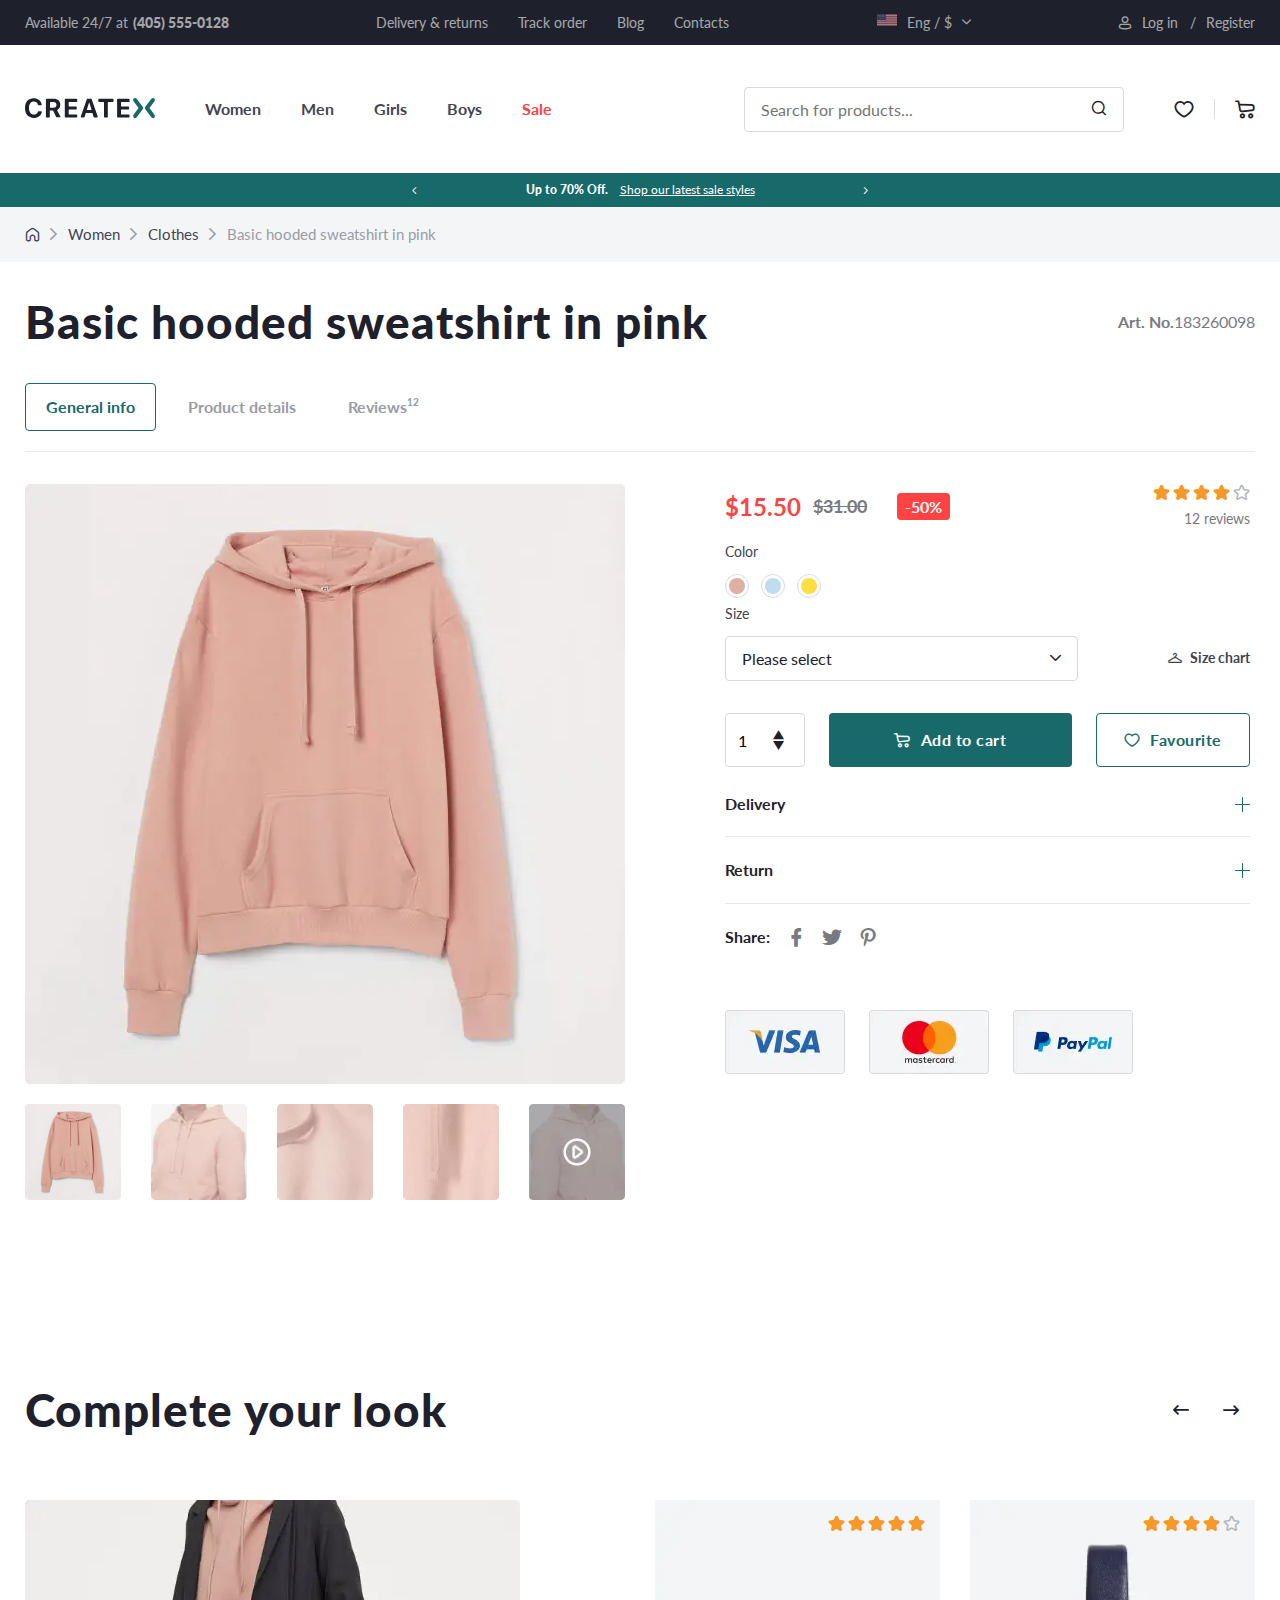
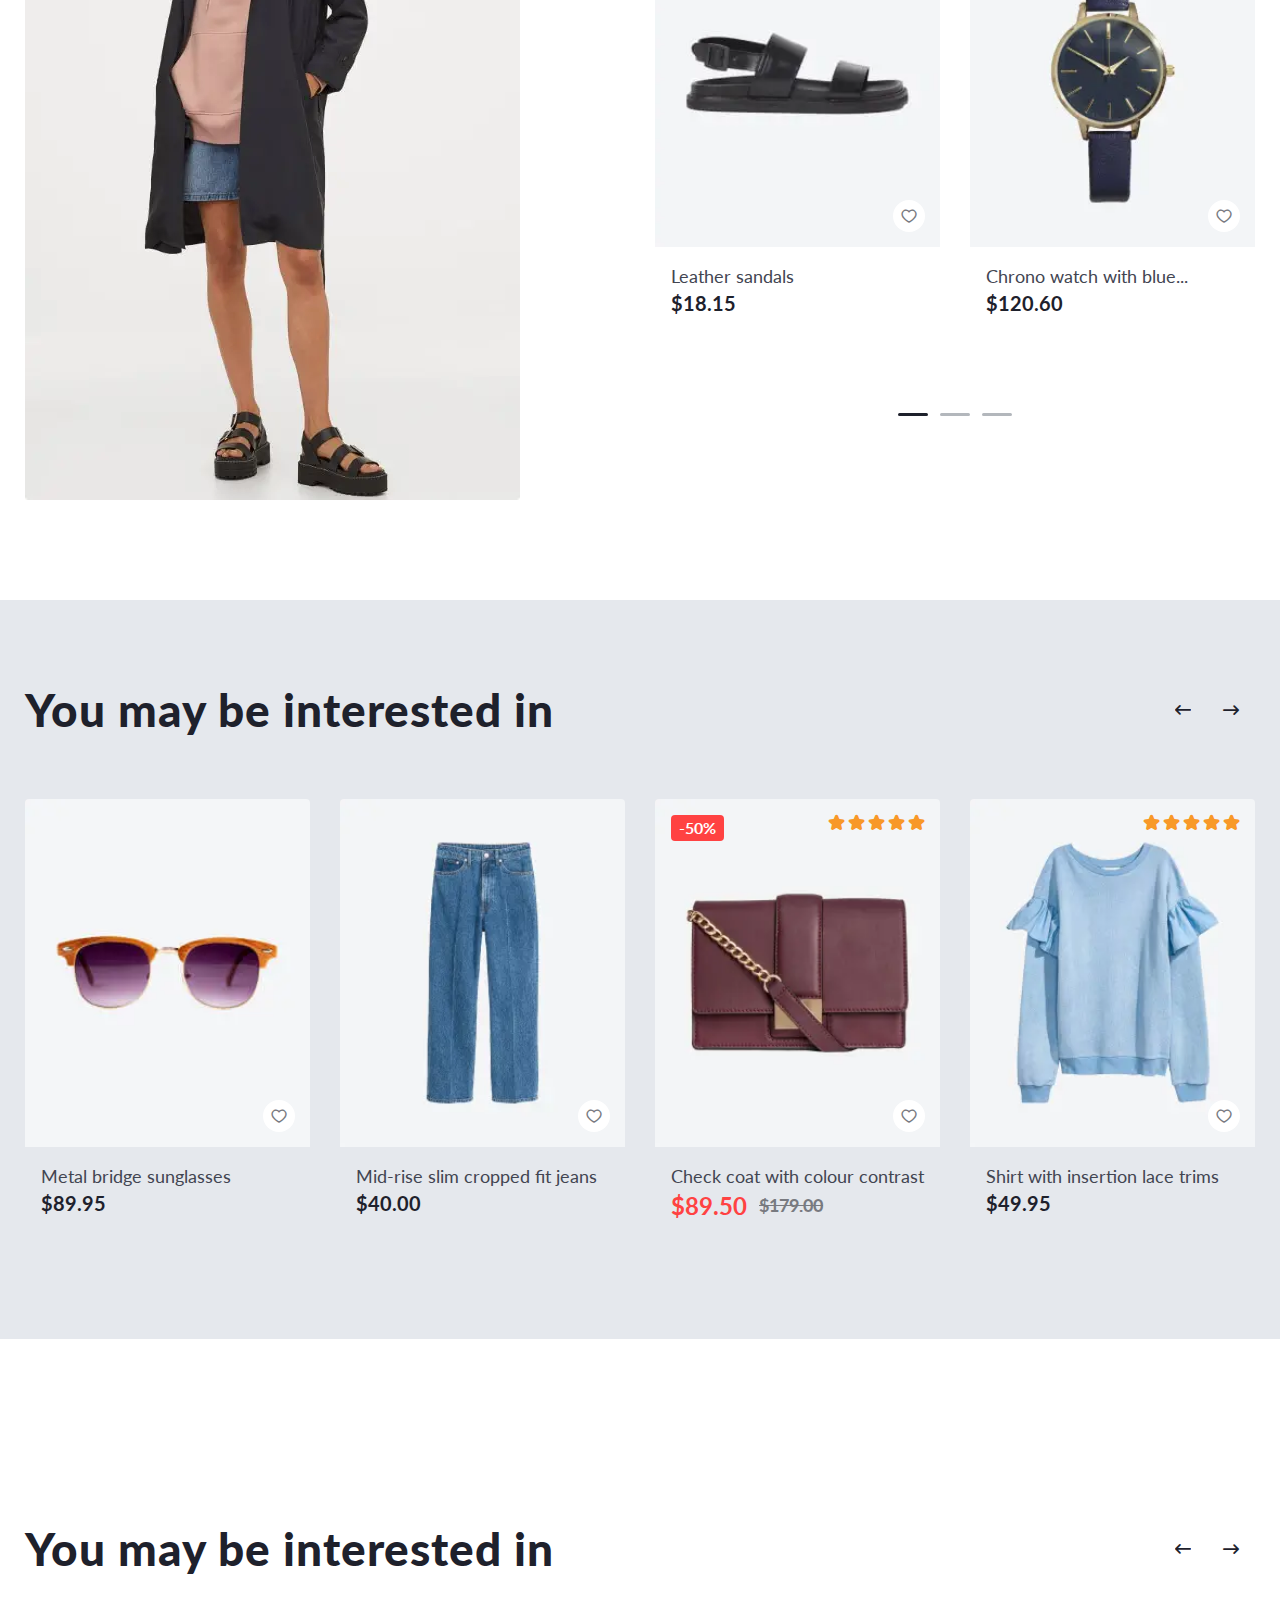
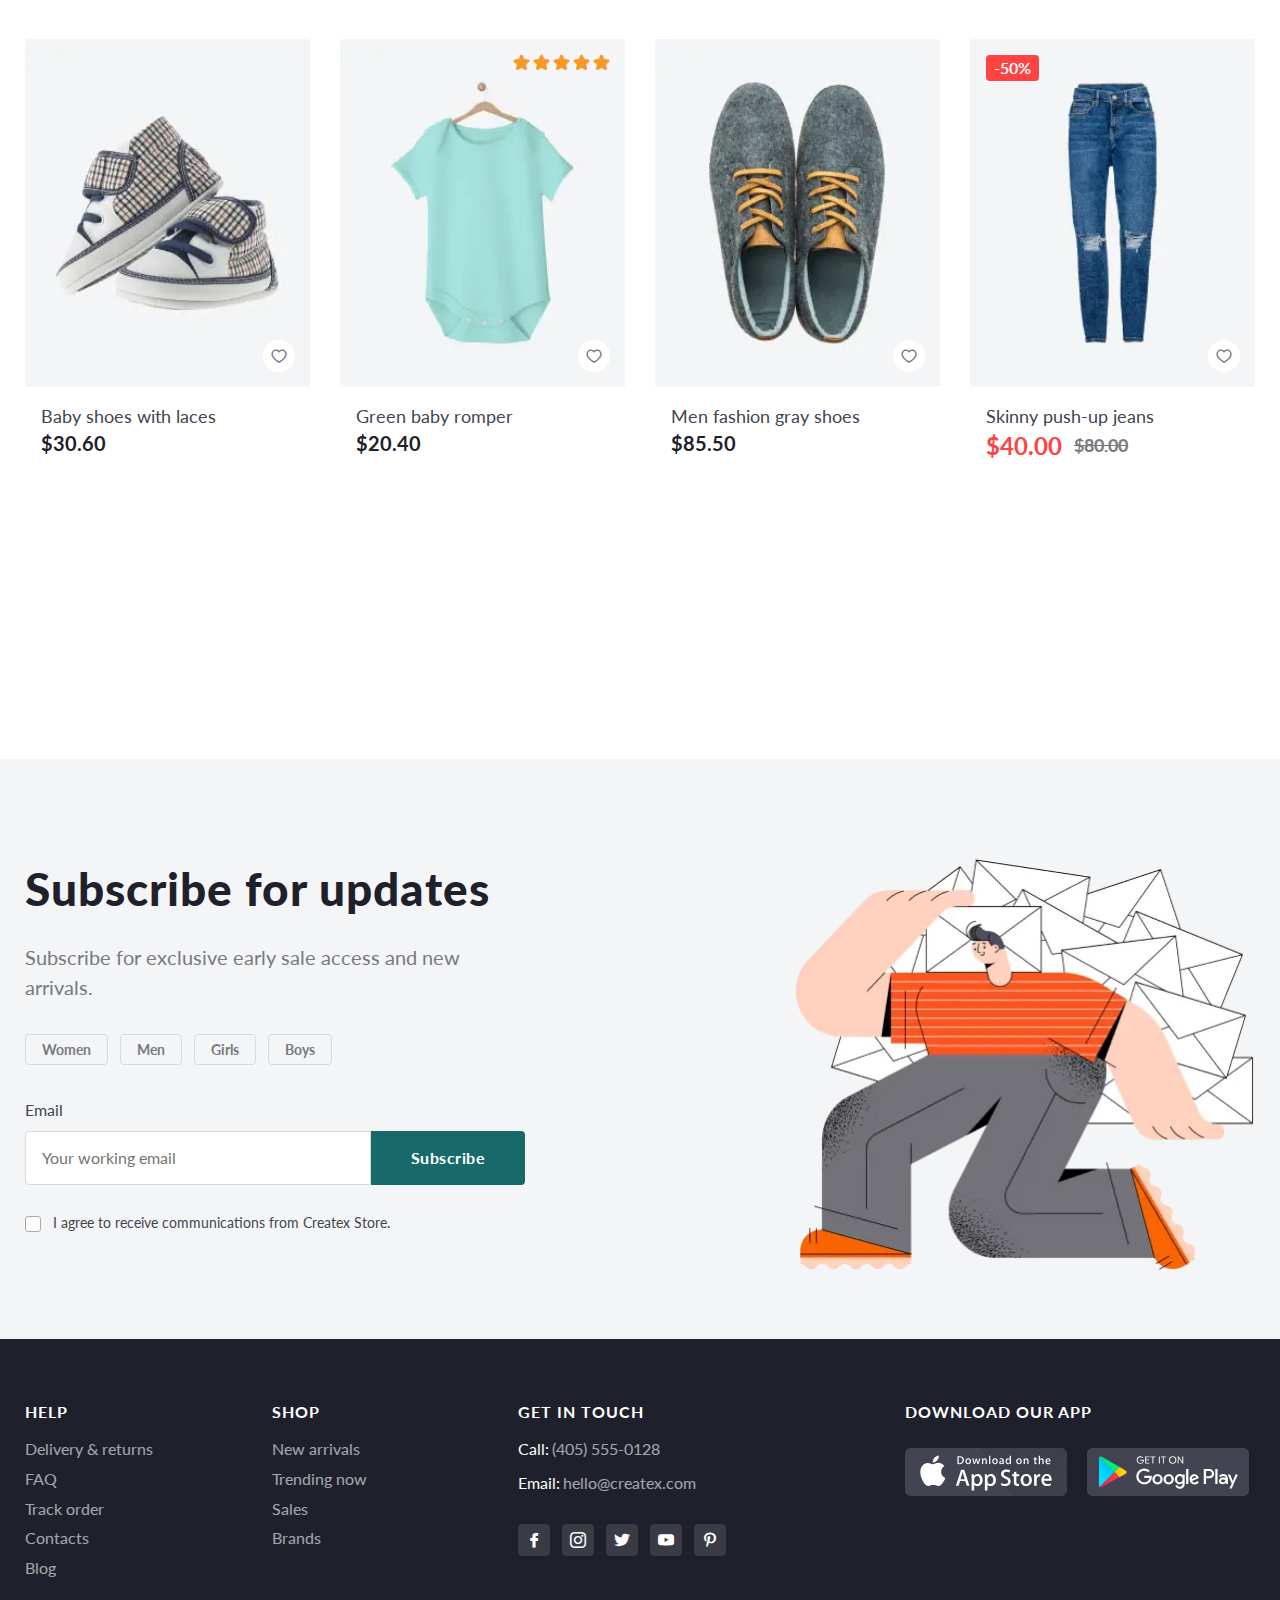
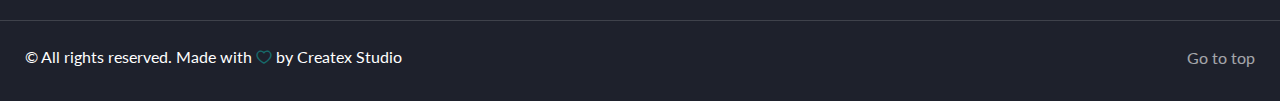
<file: product.html>
<!DOCTYPE html>
<html lang="ru">

<head>
	<title>Главная</title>
	<meta charset="UTF-8" />
	<meta name="format-detection" content="telephone=no" />
	<!-- <style>body{opacity: 0;}</style> -->
	<link rel="stylesheet" href="css/style.css?_v=20230702001403" />
	<link rel="shortcut icon" href="favicon.ico" />
	<!-- <meta name="robots" content="noindex, nofollow"> -->
	<meta name="viewport" content="width=device-width, initial-scale=1.0" />
</head>

<body>
	<div class="wrapper">
		<header class="header">
			<div class="header__top top-header">
				<div class="top-header__container">
					<div class="top-header__phone">
						<p class="top-header__text">Available 24/7 at</p>
						<a href="tel:4055550128" class="top-header__number">(405) 555-0128</a>
					</div>
					<nav class="top-header__menu">
						<ul data-da=".menu-header__list,992," class="top-header__list">
							<li class="top-header__item">
								<a href="dilivery.html">Delivery & returns</a>
							</li>
							<li class="top-header__item">
								<a href="track-order.html">Track order</a>
							</li>
							<li class="top-header__item"><a href="blog.html">Blog</a></li>
							<li class="top-header__item"><a href="contacts.html">Contacts</a></li>
						</ul>
					</nav>
					<div class="top-header__language">
						<div data-da=".menu-header__list,400," data-select class="top-header__select select-header">
							<button data-select-button type="button" class="select-header__button _icon-small-arrow">
								<p>Eng / $</p>
								<div class="top-header__image">
									<picture><source srcset="img/header/flag-usa.webp" type="image/webp"><img src="img/header/flag-usa.jpg" alt="flag" /></picture>
								</div>
							</button>
							<ul class="select-header__list">
								<li class="select-header__item" data-value="cleaner">
									<p>Eng / $</p>
									<div class="top-header__image">
										<picture><source srcset="img/header/flag-usa.webp" type="image/webp"><img src="img/header/flag-usa.jpg" alt="flag" /></picture>
									</div>
								</li>
								<li class="select-header__item" data-value="ru">
									<p>RU, ₽</p>
									<div class="top-header__image">
										<picture><source srcset="img/header/russia-flag.webp" type="image/webp"><img src="img/header/russia-flag.png" alt="flag" /></picture>
									</div>
								</li>
							</ul>
							<input data-select-input type="text" class="select-header__input select-form__input_hidden" value="" />
						</div>
					</div>
					<div class="top-header__join _icon-user">
						<button data-popup="#log-in" type="button" class="top-header__log-in">
							<p>Log in</p>
							&nbsp; /
						</button>
						<button data-popup="#sign-up" type="button" class="top-header__register">
							Register
						</button>
					</div>
				</div>
			</div>
			<div class="header__body body-header">
				<div class="body-header__container">
					<a href="index.html" class="body-header__image">
						<img src="img/header/logo.svg" alt="logo" />
					</a>
					<nav class="body-header__menu menu-header">
						<ul class="menu-header__list">
							<li data-menu-id="1" class="menu-header__item">
								<button type="button" class="menu-header__button">Women</button>
							</li>
							<li data-menu-id="2" class="menu-header__item">
								<button type="button" class="menu-header__button">Men</button>
							</li>
							<li data-menu-id="3" class="menu-header__item">
								<button type="button" class="menu-header__button">Girls</button>
							</li>
							<li data-menu-id="4" class="menu-header__item">
								<button type="button" class="menu-header__button">Boys</button>
							</li>
							<li data-menu-id="5" class="menu-header__item menu-header__item_sale">
								<button type="button" class="menu-header__button">Sale</button>
							</li>
						</ul>
						<div data-submenu="1" class="menu-header__submenu submenu-header">
							<button class="submenu-header__close _icon-arrow">Back</button>
							<div class="submenu-header__container">
								<div class="submenu-header__content">
									<div class="submenu-header__nav nav-submenu">
										<ul class="nav-submenu__list">
											<li class="nav-submenu__item">
												<a href="catalog.html">New collection</a>
											</li>
											<li class="nav-submenu__item">
												<a href="catalog.html">Best Sellers</a>
											</li>
											<li class="nav-submenu__item">
												<a href="catalog.html">Plus Size</a>
											</li>
											<li class="nav-submenu__item nav-submenu__item_sale">
												<a href="catalog.html">Sale up to 70%</a>
											</li>
										</ul>
									</div>
									<div data-spollers="992,max" class="submenu-header__body">
										<div class="submenu-header__clothes">
											<a href="catalog.html" class="submenu-header__title">CLOTHES</a>
											<button data-spoller class="submenu-header__arrow _icon-small-arrow"></button>
											<div class="submenu-header__category">
												<ul class="submenu-header__list">
													<li class="submenu-header__item">
														<a href="catalog.html">Coats</a>
													</li>
													<li class="submenu-header__item">
														<a href="catalog.html">Jackets</a>
													</li>
													<li class="submenu-header__item">
														<a href="catalog.html">Suits</a>
													</li>
													<li class="submenu-header__item">
														<a href="catalog.html">Dresses </a>
													</li>
													<li class="submenu-header__item">
														<a href="catalog.html">Cardigans & sweaters</a>
													</li>
													<li class="submenu-header__item">
														<a href="catalog.html">Sweatshirts & hoodies</a>
													</li>
													<li class="submenu-header__item">
														<a href="catalog.html">T-shirts & tops</a>
													</li>
													<li class="submenu-header__item">
														<a href="catalog.html">Pants</a>
													</li>
													<li class="submenu-header__item">
														<a href="catalog.html">Jeans</a>
													</li>
													<li class="submenu-header__item">
														<a href="catalog.html">Shorts</a>
													</li>
													<li class="submenu-header__item">
														<a href="catalog.html">Skirts</a>
													</li>
													<li class="submenu-header__item">
														<a href="catalog.html">Lingerie & nightwear</a>
													</li>
													<li class="submenu-header__item">
														<a href="catalog.html">Sportswear</a>
													</li>
													<li class="submenu-header__item">
														<a href="catalog.html">Swimwear</a>
													</li>
												</ul>
											</div>
										</div>
									</div>
									<div data-spollers="992,max" class="submenu-header__body">
										<div class="submenu-header__clothes">
											<a href="catalog.html" class="submenu-header__title">SHOES</a>
											<button data-spoller class="submenu-header__arrow _icon-small-arrow"></button>
											<div class="submenu-header__category">
												<ul class="submenu-header__list">
													<li class="submenu-header__item">
														<a href="catalog.html">Boots</a>
													</li>
													<li class="submenu-header__item">
														<a href="catalog.html">Flat shoes</a>
													</li>
													<li class="submenu-header__item">
														<a href="catalog.html">Heels</a>
													</li>
													<li class="submenu-header__item">
														<a href="catalog.html">Sandals </a>
													</li>
													<li class="submenu-header__item">
														<a href="catalog.html">Mules</a>
													</li>
													<li class="submenu-header__item">
														<a href="catalog.html">Sliders</a>
													</li>
													<li class="submenu-header__item">
														<a href="catalog.html">Slippers</a>
													</li>
													<li class="submenu-header__item">
														<a href="catalog.html">Sneakers</a>
													</li>
													<li class="submenu-header__item">
														<a href="#">Leather</a>
													</li>
												</ul>
											</div>
										</div>
									</div>
									<div data-spollers="992,max" class="submenu-header__body">
										<div class="submenu-header__clothes">
											<a href="catalog.html" class="submenu-header__title">ACCESSORIES</a>
											<button data-spoller class="submenu-header__arrow _icon-small-arrow"></button>
											<div class="submenu-header__category">
												<ul class="submenu-header__list">
													<li class="submenu-header__item">
														<a href="catalog.html">Bags & bagpacks</a>
													</li>
													<li class="submenu-header__item">
														<a href="catalog.html">Hats & scarves</a>
													</li>
													<li class="submenu-header__item">
														<a href="catalog.html">Hair accessories</a>
													</li>
													<li class="submenu-header__item">
														<a href="catalog.html">Belts </a>
													</li>
													<li class="submenu-header__item">
														<a href="catalog.html">Jewellery</a>
													</li>
													<li class="submenu-header__item">
														<a href="catalog.html">Watches</a>
													</li>
													<li class="submenu-header__item">
														<a href="catalog.html">Sunglasses</a>
													</li>
													<li class="submenu-header__item">
														<a href="catalog.html">Purses</a>
													</li>
													<li class="submenu-header__item">
														<a href="catalog.html">Gloves</a>
													</li>
													<li class="submenu-header__item">
														<a href="catalog.html">Socks & tights</a>
													</li>
												</ul>
											</div>
										</div>
									</div>
								</div>
								<div class="submenu-header__offers offers-submenu">
									<div class="offers-submenu__image offers-submenu__image-ibg">
										<picture><source srcset="img/header/back-to-school.webp" type="image/webp"><img src="img/header/back-to-school.jpg" alt="back-to-school" /></picture>
									</div>
									<h4 class="offers-submenu__title">
										Back to school. Sale up to 50%
									</h4>
									<a href="" class="offers-submenu__button _button-border _icon-arrow">See offers</a>
								</div>
							</div>
						</div>
						<div data-submenu="2" class="menu-header__submenu submenu-header">
							<button class="submenu-header__close _icon-arrow">Back</button>
							<div class="submenu-header__container">
								<div class="submenu-header__content">
									<div class="submenu-header__nav nav-submenu">
										<ul class="nav-submenu__list">
											<li class="nav-submenu__item">
												<a href="catalog.html">New collection</a>
											</li>
											<li class="nav-submenu__item">
												<a href="catalog.html">Best Sellers</a>
											</li>
											<li class="nav-submenu__item">
												<a href="catalog.html">Plus Size</a>
											</li>
											<li class="nav-submenu__item nav-submenu__item_sale">
												<a href="catalog.html">Sale up to 70%</a>
											</li>
										</ul>
									</div>

									<div data-spollers="992,max" class="submenu-header__body">
										<div class="submenu-header__clothes">
											<a href="catalog.html" class="submenu-header__title">SHOES</a>
											<button data-spoller class="submenu-header__arrow _icon-small-arrow"></button>
											<div class="submenu-header__category">
												<ul class="submenu-header__list">
													<li class="submenu-header__item">
														<a href="catalog.html">Boots</a>
													</li>
													<li class="submenu-header__item">
														<a href="catalog.html">Flat shoes</a>
													</li>
													<li class="submenu-header__item">
														<a href="catalog.html">Heels</a>
													</li>
													<li class="submenu-header__item">
														<a href="catalog.html">Sandals </a>
													</li>
													<li class="submenu-header__item">
														<a href="catalog.html">Mules</a>
													</li>
													<li class="submenu-header__item">
														<a href="catalog.html">Sliders</a>
													</li>
													<li class="submenu-header__item">
														<a href="catalog.html">Slippers</a>
													</li>
													<li class="submenu-header__item">
														<a href="catalog.html">Sneakers</a>
													</li>
													<li class="submenu-header__item">
														<a href="catalog.html">Leather</a>
													</li>
												</ul>
											</div>
										</div>
									</div>
									<div data-spollers="992,max" class="submenu-header__body">
										<div class="submenu-header__clothes">
											<a href="catalog.html" class="submenu-header__title">ACCESSORIES</a>
											<button data-spoller class="submenu-header__arrow _icon-small-arrow"></button>
											<div class="submenu-header__category">
												<ul class="submenu-header__list">
													<li class="submenu-header__item">
														<a href="catalog.html">Bags & bagpacks</a>
													</li>
													<li class="submenu-header__item">
														<a href="catalog.html">Hats & scarves</a>
													</li>
													<li class="submenu-header__item">
														<a href="catalog.html">Hair accessories</a>
													</li>
													<li class="submenu-header__item">
														<a href="catalog.html">Belts </a>
													</li>
													<li class="submenu-header__item">
														<a href="catalog.html">Jewellery</a>
													</li>
													<li class="submenu-header__item">
														<a href="catalog.html">Watches</a>
													</li>
													<li class="submenu-header__item">
														<a href="catalog.html">Sunglasses</a>
													</li>
													<li class="submenu-header__item">
														<a href="catalog.html">Purses</a>
													</li>
													<li class="submenu-header__item">
														<a href="catalog.html">Gloves</a>
													</li>
													<li class="submenu-header__item">
														<a href="catalog.html">Socks & tights</a>
													</li>
												</ul>
											</div>
										</div>
									</div>
								</div>
								<div class="submenu-header__offers offers-submenu">
									<div class="offers-submenu__image offers-submenu__image-ibg">
										<picture><source srcset="img/header/back-to-school.webp" type="image/webp"><img src="img/header/back-to-school.jpg" alt="back-to-school" /></picture>
									</div>
									<h4 class="offers-submenu__title">
										Back to school. Sale up to 50%
									</h4>
									<a href="" class="offers-submenu__button _button-border _icon-arrow">See offers</a>
								</div>
							</div>
						</div>
						<div data-submenu="3" class="menu-header__submenu submenu-header">
							<button class="submenu-header__close _icon-arrow">Back</button>
							<div class="submenu-header__container">
								<div class="submenu-header__content">
									<div class="submenu-header__nav nav-submenu">
										<ul class="nav-submenu__list">
											<li class="nav-submenu__item">
												<a href="catalog.html">New collection</a>
											</li>
											<li class="nav-submenu__item">
												<a href="catalog.html">Best Sellers</a>
											</li>
											<li class="nav-submenu__item">
												<a href="catalog.html">Plus Size</a>
											</li>
											<li class="nav-submenu__item nav-submenu__item_sale">
												<a href="catalog.html">Sale up to 70%</a>
											</li>
										</ul>
									</div>
									<div data-spollers="992,max" class="submenu-header__body">
										<div class="submenu-header__clothes">
											<a href="catalog.html" class="submenu-header__title">CLOTHES</a>
											<button data-spoller class="submenu-header__arrow _icon-small-arrow"></button>
											<div class="submenu-header__category">
												<ul class="submenu-header__list">
													<li class="submenu-header__item">
														<a href="catalog.html">Coats</a>
													</li>
													<li class="submenu-header__item">
														<a href="catalog.html">Jackets</a>
													</li>
													<li class="submenu-header__item">
														<a href="catalog.html">Suits</a>
													</li>
													<li class="submenu-header__item">
														<a href="catalog.html">Dresses </a>
													</li>
													<li class="submenu-header__item">
														<a href="catalog.html">Cardigans & sweaters</a>
													</li>
													<li class="submenu-header__item">
														<a href="catalog.html">Sweatshirts & hoodies</a>
													</li>
													<li class="submenu-header__item">
														<a href="catalog.html">T-shirts & tops</a>
													</li>
													<li class="submenu-header__item">
														<a href="catalog.html">Pants</a>
													</li>
													<li class="submenu-header__item">
														<a href="catalog.html">Jeans</a>
													</li>
													<li class="submenu-header__item">
														<a href="catalog.html">Shorts</a>
													</li>
													<li class="submenu-header__item">
														<a href="catalog.html">Skirts</a>
													</li>
													<li class="submenu-header__item">
														<a href="catalog.html">Lingerie & nightwear</a>
													</li>
													<li class="submenu-header__item">
														<a href="catalog.html">Sportswear</a>
													</li>
													<li class="submenu-header__item">
														<a href="catalog.html">Swimwear</a>
													</li>
												</ul>
											</div>
										</div>
									</div>

									<div data-spollers="992,max" class="submenu-header__body">
										<div class="submenu-header__clothes">
											<a href="catalog.html" class="submenu-header__title">ACCESSORIES</a>
											<button data-spoller class="submenu-header__arrow _icon-small-arrow"></button>
											<div class="submenu-header__category">
												<ul class="submenu-header__list">
													<li class="submenu-header__item">
														<a href="catalog.html">Bags & bagpacks</a>
													</li>
													<li class="submenu-header__item">
														<a href="catalog.html">Hats & scarves</a>
													</li>
													<li class="submenu-header__item">
														<a href="catalog.html">Hair accessories</a>
													</li>
													<li class="submenu-header__item">
														<a href="catalog.html">Belts </a>
													</li>
													<li class="submenu-header__item">
														<a href="catalog.html">Jewellery</a>
													</li>
													<li class="submenu-header__item">
														<a href="catalog.html">Watches</a>
													</li>
													<li class="submenu-header__item">
														<a href="catalog.html">Sunglasses</a>
													</li>
													<li class="submenu-header__item">
														<a href="catalog.html">Purses</a>
													</li>
													<li class="submenu-header__item">
														<a href="catalog.html">Gloves</a>
													</li>
													<li class="submenu-header__item">
														<a href="catalog.html">Socks & tights</a>
													</li>
												</ul>
											</div>
										</div>
									</div>
								</div>
								<div class="submenu-header__offers offers-submenu">
									<div class="offers-submenu__image offers-submenu__image-ibg">
										<picture><source srcset="img/header/back-to-school.webp" type="image/webp"><img src="img/header/back-to-school.jpg" alt="back-to-school" /></picture>
									</div>
									<h4 class="offers-submenu__title">
										Back to school. Sale up to 50%
									</h4>
									<a href="" class="offers-submenu__button _button-border _icon-arrow">See offers</a>
								</div>
							</div>
						</div>
						<div data-submenu="4" class="menu-header__submenu submenu-header">
							<button class="submenu-header__close _icon-arrow">Back</button>
							<div class="submenu-header__container">
								<div class="submenu-header__content">
									<div class="submenu-header__nav nav-submenu">
										<ul class="nav-submenu__list">
											<li class="nav-submenu__item">
												<a href="catalog.html">New collection</a>
											</li>
											<li class="nav-submenu__item">
												<a href="catalog.html">Best Sellers</a>
											</li>
											<li class="nav-submenu__item">
												<a href="catalog.html">Plus Size</a>
											</li>
											<li class="nav-submenu__item nav-submenu__item_sale">
												<a href="catalog.html">Sale up to 70%</a>
											</li>
										</ul>
									</div>
									<div data-spollers="992,max" class="submenu-header__body">
										<div class="submenu-header__clothes">
											<a href="catalog.html" class="submenu-header__title">CLOTHES</a>
											<button data-spoller class="submenu-header__arrow _icon-small-arrow"></button>
											<div class="submenu-header__category">
												<ul class="submenu-header__list">
													<li class="submenu-header__item">
														<a href="catalog.html">Coats</a>
													</li>
													<li class="submenu-header__item">
														<a href="catalog.html">Jackets</a>
													</li>
													<li class="submenu-header__item">
														<a href="catalog.html">Suits</a>
													</li>
													<li class="submenu-header__item">
														<a href="catalog.html">Dresses </a>
													</li>
													<li class="submenu-header__item">
														<a href="catalog.html">Cardigans & sweaters</a>
													</li>
													<li class="submenu-header__item">
														<a href="catalog.html">Sweatshirts & hoodies</a>
													</li>
													<li class="submenu-header__item">
														<a href="catalog.html">T-shirts & tops</a>
													</li>
													<li class="submenu-header__item">
														<a href="catalog.html">Pants</a>
													</li>
													<li class="submenu-header__item">
														<a href="catalog.html">Jeans</a>
													</li>
													<li class="submenu-header__item">
														<a href="catalog.html">Shorts</a>
													</li>
													<li class="submenu-header__item">
														<a href="catalog.html">Skirts</a>
													</li>
													<li class="submenu-header__item">
														<a href="catalog.html">Lingerie & nightwear</a>
													</li>
													<li class="submenu-header__item">
														<a href="catalog.html">Sportswear</a>
													</li>
													<li class="submenu-header__item">
														<a href="catalog.html">Swimwear</a>
													</li>
												</ul>
											</div>
										</div>
									</div>
									<div data-spollers="992,max" class="submenu-header__body">
										<div class="submenu-header__clothes">
											<a href="catalog.html" class="submenu-header__title">SHOES</a>
											<button data-spoller class="submenu-header__arrow _icon-small-arrow"></button>
											<div class="submenu-header__category">
												<ul class="submenu-header__list">
													<li class="submenu-header__item">
														<a href="catalog.html">Boots</a>
													</li>
													<li class="submenu-header__item">
														<a href="catalog.html">Flat shoes</a>
													</li>
													<li class="submenu-header__item">
														<a href="catalog.html">Heels</a>
													</li>
													<li class="submenu-header__item">
														<a href="catalog.html">Sandals </a>
													</li>
													<li class="submenu-header__item">
														<a href="catalog.html">Mules</a>
													</li>
													<li class="submenu-header__item">
														<a href="catalog.html">Sliders</a>
													</li>
													<li class="submenu-header__item">
														<a href="catalog.html">Slippers</a>
													</li>
													<li class="submenu-header__item">
														<a href="catalog.html">Sneakers</a>
													</li>
													<li class="submenu-header__item">
														<a href="catalog.html">Leather</a>
													</li>
												</ul>
											</div>
										</div>
									</div>
								</div>
								<div class="submenu-header__offers offers-submenu">
									<div class="offers-submenu__image offers-submenu__image-ibg">
										<picture><source srcset="img/header/back-to-school.webp" type="image/webp"><img src="img/header/back-to-school.jpg" alt="back-to-school" /></picture>
									</div>
									<h4 class="offers-submenu__title">
										Back to school. Sale up to 50%
									</h4>
									<a href="" class="offers-submenu__button _button-border _icon-arrow">See offers</a>
								</div>
							</div>
						</div>
						<div data-submenu="5" class="menu-header__submenu submenu-header">
							<button class="submenu-header__close _icon-arrow">Back</button>
							<div class="submenu-header__container">
								<div class="submenu-header__content">
									<div class="submenu-header__nav nav-submenu">
										<ul class="nav-submenu__list">
											<li class="nav-submenu__item">
												<a href="catalog.html">New collection</a>
											</li>
											<li class="nav-submenu__item">
												<a href="catalog.html">Best Sellers</a>
											</li>
											<li class="nav-submenu__item">
												<a href="catalog.html">Plus Size</a>
											</li>
											<li class="nav-submenu__item nav-submenu__item_sale">
												<a href="catalog.html">Sale up to 70%</a>
											</li>
										</ul>
									</div>

									<div data-spollers="992,max" class="submenu-header__body">
										<div class="submenu-header__clothes">
											<a href="catalog.html" class="submenu-header__title">ACCESSORIES</a>
											<button data-spoller class="submenu-header__arrow _icon-small-arrow"></button>
											<div class="submenu-header__category">
												<ul class="submenu-header__list">
													<li class="submenu-header__item">
														<a href="catalog.html">Bags & bagpacks</a>
													</li>
													<li class="submenu-header__item">
														<a href="catalog.html">Hats & scarves</a>
													</li>
													<li class="submenu-header__item">
														<a href="catalog.html">Hair accessories</a>
													</li>
													<li class="submenu-header__item">
														<a href="catalog.html">Belts </a>
													</li>
													<li class="submenu-header__item">
														<a href="catalog.html">Jewellery</a>
													</li>
													<li class="submenu-header__item">
														<a href="catalog.html">Watches</a>
													</li>
													<li class="submenu-header__item">
														<a href="catalog.html">Sunglasses</a>
													</li>
													<li class="submenu-header__item">
														<a href="catalog.html">Purses</a>
													</li>
													<li class="submenu-header__item">
														<a href="catalog.html">Gloves</a>
													</li>
													<li class="submenu-header__item">
														<a href="catalog.html">Socks & tights</a>
													</li>
												</ul>
											</div>
										</div>
									</div>
								</div>
								<div class="submenu-header__offers offers-submenu">
									<div class="offers-submenu__image offers-submenu__image-ibg">
										<picture><source srcset="img/header/back-to-school.webp" type="image/webp"><img src="img/header/back-to-school.jpg" alt="back-to-school" /></picture>
									</div>
									<h4 class="offers-submenu__title">
										Back to school. Sale up to 50%
									</h4>
									<a href="" class="offers-submenu__button _button-border _icon-arrow">See offers</a>
								</div>
							</div>
						</div>
					</nav>
					<div class="body-header__search search-header">
						<button type="button" class="search-header__icon _icon-search"></button>
						<form action="#" class="search-header__form _icon-search">
							<input autocomplete="off" type="text" name="form[]" data-error="Ошибка" placeholder="Search for products..." class="search-header__input" />
						</form>
					</div>
					<div class="body-header__purchase purchase">
						<a href="wishlist.html" type="button" class="purchase__favourite _icon-favourite"></a>
						<button type="button" class="purchase__cart cart-purchase _icon-cart"></button>
					</div>
					<div class="icon-menu"><span></span></div>
				</div>
			</div>
			<div class="header__promo promo-header">
				<div class="promo-header__container">
					<div class="promo-header__slider swiper">
						<div class="promo-header__wrapper swiper-wrapper">
							<div class="promo-header__slide swiper-slide">
								<p>Up to 70% Off.</p>
								<a href="#">Shop our latest sale styles</a>
							</div>
							<div class="promo-header__slide swiper-slide">
								<p>Up to 70% Off.</p>
								<a href="#">Shop our latest sale styles</a>
							</div>
						</div>
						<button type="button" class="promo-header__button promo-header__button_prev _icon-small-arrow"></button>
						<button type="button" class="promo-header__button promo-header__button_next _icon-small-arrow"></button>
					</div>
				</div>
			</div>
		</header>
		<!-- <div class="cart-purchase__wrapper">
  <div class="cart-purchase__menu">
    <h3 class="cart-purchase__title">Your cart (<span>0</span>)</h3>
    <div class="cart-purchase__close _icon-close"></div>
    <div class="cart-purchase__body body-cart"></div>
    <div class="cart-purchase__bottom bottom-cart">
      <div class="bottom-cart__text">
        <p class="bottom-cart__total">Subtotal:</p>
        <p class="bottom-cart__price">$0</p>
      </div>
      <a type="button" href="checkout.html" class="bottom-cart__button _button"
        >Checkout</a
      >
    </div>
  </div>
</div> -->

		<main class="page">
			<div class="page__top top-page">
				<div class="top-page__container">
					<nav class="top-page__breadcrumbs breadcrumbs">
						<ul class="breadcrumbs__list">
							<li class="breadcrumbs__item">
								<a class="_icon-home" href="index.html"></a>
							</li>
							<li class="breadcrumbs__item">
								<a href="catalog.html">Women</a>
							</li>
							<li class="breadcrumbs__item">
								<a href="catalog.html">Clothes</a>
							</li>
							<li class="breadcrumbs__item">
								<a href="#">Basic hooded sweatshirt in pink</a>
							</li>
						</ul>
					</nav>
				</div>
			</div>
			<section class="page__product product">
				<div class="product__container">
					<div class="product__top top-product">
						<h1 class="top-product__title _title">
							Basic hooded sweatshirt in pink
						</h1>
						<p class="top-product__text">Art. No.<span>183260098</span></p>
					</div>
					<div data-tabs class="product__tabs">
						<nav data-tabs-titles class="product__navigation">
							<button type="button" class="product__title _tab-active">
								General info
							</button>
							<button type="button" class="product__title">
								Product details
							</button>
							<button type="button" class="product__title">
								<p>Reviews <span class="_all-reviews-button">12</span></p>
							</button>
						</nav>
						<div data-tabs-body class="product__content">
							<div hidden class="product__body body-product">
								<div class="body-product__content">
									<div class="body-product__images images-body">
										<div class="images-body__slider swiper">
											<div class="images-body__wrapper swiper-wrapper">
												<div class="images-body__slide images-body__slide-ibg swiper-slide">
													<picture><source srcset="img/product/01.webp" type="image/webp"><img src="img/product/01.jpg" alt="Image" /></picture>
												</div>
												<div class="images-body__slide images-body__slide-ibg swiper-slide">
													<picture><source srcset="img/product/02.webp" type="image/webp"><img src="img/product/02.jpg" alt="Image" /></picture>
												</div>
												<div class="images-body__slide images-body__slide-ibg swiper-slide">
													<picture><source srcset="img/product/03.webp" type="image/webp"><img src="img/product/03.jpg" alt="Image" /></picture>
												</div>
												<div class="images-body__slide images-body__slide-ibg swiper-slide">
													<picture><source srcset="img/product/04.webp" type="image/webp"><img src="img/product/04.jpg" alt="Image" /></picture>
												</div>
												<div class="images-body__slide images-body__slide-ibg swiper-slide">
													<picture><source srcset="img/product/video.webp" type="image/webp"><img src="img/product/video.jpg" alt="" /></picture>
												</div>
											</div>
											<div class="images-body__controls">
												<button type="button" class="images-body__button images-body__button_prev swiper-button-prev _icon-arrow"></button>
												<button type="button" class="images-body__button images-body__button_next swiper-button-next _icon-arrow"></button>
											</div>
										</div>
										<div class="images-body__thumbs thumbs-images swiper">
											<div class="thumbs-images__wrapper swiper-wrapper">
												<div class="thumbs-images__slide thumbs-images__slide-ibg swiper-slide">
													<picture><source srcset="img/product/01.webp" type="image/webp"><img src="img/product/01.jpg" alt="Image" /></picture>
												</div>
												<div class="thumbs-images__slide thumbs-images__slide-ibg swiper-slide">
													<picture><source srcset="img/product/02.webp" type="image/webp"><img src="img/product/02.jpg" alt="Image" /></picture>
												</div>
												<div class="thumbs-images__slide thumbs-images__slide-ibg swiper-slide">
													<picture><source srcset="img/product/03.webp" type="image/webp"><img src="img/product/03.jpg" alt="Image" /></picture>
												</div>
												<div class="thumbs-images__slide thumbs-images__slide-ibg swiper-slide">
													<picture><source srcset="img/product/04.webp" type="image/webp"><img src="img/product/04.jpg" alt="Image" /></picture>
												</div>
												<div class="thumbs-images__slide thumbs-images__slide-ibg swiper-slide">
													<picture><source srcset="img/product/video.webp" type="image/webp"><img src="img/product/video.jpg" alt="" /></picture>
												</div>
											</div>
										</div>
									</div>
									<div data-product="9" class="body-product__info info-product">
										<div class="info-product__top top-info-product">
											<p class="top-info-product__price">
												$15.50<span>$31.00</span>
											</p>
											<p class="top-info-product__sale">-50%</p>
											<div class="top-info-product__reviews">
												<div class="top-info-product__rating rating-info">
													<div class="rating-info__body">
														<div class="rating-info__items">
															<div class="rating-info__item _icon-rating-star"></div>
															<div class="rating-info__item _icon-rating-star"></div>
															<div class="rating-info__item _icon-rating-star"></div>
															<div class="rating-info__item _icon-rating-star"></div>
															<div class="rating-info__item _icon-rating-star-transp"></div>
														</div>
													</div>
												</div>
												<p class="top-info-product__text">12 reviews</p>
											</div>
										</div>
										<div class="info-product__body body-info-product">
											<div class="body-info-product__theme">
												<h4 class="body-info-product__title">Color</h4>
												<div class="body-info-product__colors">
													<div class="body-info-product__item">
														<input id="product-color-pink" value="pink" type="radio" class="body-info-product__color" name="card1color" />
														<label class="body-info-product__label body-info-product__label_pink" for="product-color-pink"></label>
													</div>
													<div class="body-info-product__item">
														<input id="product-color-skyblue" value="skyblue" type="radio" class="body-info-product__color" name="card1color" />
														<label class="body-info-product__label body-info-product__label_skyblue" for="product-color-skyblue"></label>
													</div>
													<div class="body-info-product__item">
														<input id="product-color-yellow" value="yellow" type="radio" class="body-info-product__color" name="card1color" />
														<label class="body-info-product__label body-info-product__label_yellow" for="product-color-yellow"></label>
													</div>
												</div>
												<p class="body-info-product__result"></p>
											</div>
											<div class="body-info-product__size size-info-product">
												<h2 class="body-info-product__title">Size</h2>
												<div class="size-info-product__choice">
													<div data-select="" class="size-info-product__select select-info">
														<button type="button" data-select-button="" class="select-info__button _icon-small-arrow">
															Please select
														</button>
														<ul class="select-info__list">
															<li class="select-info__item" data-value="XS">
																XS
															</li>
															<li class="select-info__item" data-value="S">
																S
															</li>
															<li class="select-info__item" data-value="M">
																M
															</li>
															<li class="select-info__item" data-value="L">
																L
															</li>
															<li class="select-info__item" data-value="XL">
																XL
															</li>
														</ul>
														<input data-select-input type="text" class="select-info__input select-form__input_hidden" value="" />
													</div>
													<button data-popup="#size-chart" type="button" class="size-info-product__button _icon-hanger">
														Size chart
													</button>
												</div>
											</div>
											<div class="body-info-product__bottom bottom-info-product">
												<div class="bottom-info-product__quantity quantity-product">
													<input autocomplete="off" type="text" name="form[]" data-error="Ошибка" placeholder="" class="quantity-product__input" value="1" />
													<div class="quantity-product__button quantity-product__more _icon-fill-arrow"></div>
													<div class="quantity-product__button quantity-product__less _icon-fill-arrow"></div>
												</div>
												<button data-product-add="9" type="button" class="bottom-info-product__add _button _icon-cart">
													Add to cart
												</button>
												<button data-favourite="9" type="button" class="bottom-info-product__favourite _button-border _icon-favourite">
													Favourite
												</button>
											</div>
										</div>
										<div data-spollers class="info-product__spollers spollers-info">
											<div class="spollers-info__item">
												<button type="button" data-spoller class="spollers-info__title">
													Delivery
												</button>
												<div class="spollers-info__body body-spollers-info">
													<p class="body-spollers-info__text">
														Free standard shipping on orders
														<span>over $35</span> before tax, plus free
														returns.
													</p>
													<div class="body-spollers-info__content content-spollers-info">
														<div class="content-spollers-info__type type-spollers-info">
															<div class="type-spollers-info__item type-spollers-info__item_full">
																TYPE
															</div>
															<div class="type-spollers-info__item">
																HOW LONG
															</div>
															<div class="type-spollers-info__item">
																HOW MUCH
															</div>
														</div>
														<div class="content-spollers-info__body">
															<div class="content-spollers-info__row">
																<div class="content-spollers-info__item content-spollers-info__item_full">
																	Standard delivery
																</div>
																<div class="content-spollers-info__item">
																	1-4 business days
																</div>
																<div class="content-spollers-info__item">
																	$4.50
																</div>
															</div>
															<div class="content-spollers-info__row">
																<div class="content-spollers-info__item content-spollers-info__item_full">
																	Express delivery
																</div>
																<div class="content-spollers-info__item">
																	1 business day
																</div>
																<div class="content-spollers-info__item">
																	$10.00
																</div>
															</div>
															<div class="content-spollers-info__row">
																<div class="content-spollers-info__item content-spollers-info__item_full">
																	Pick up in store
																</div>
																<div class="content-spollers-info__item">
																	1-3 business days
																</div>
																<div class="content-spollers-info__item">
																	Free
																</div>
															</div>
														</div>
													</div>
												</div>
											</div>
											<div class="spollers-info__item">
												<button type="button" data-spoller class="spollers-info__title">
													Return
												</button>
												<div class="spollers-info__body body-spollers-info">
													<p class="body-spollers-info__text">
														You have <span>60 days</span> to return the
														item(s) using any of the following methods:
													</p>
													<div class="body-spollers-info__content">
														<ul class="body-spollers-info__list list-spoller-info">
															<li class="list-spoller-info__item">
																Free store return
															</li>
															<li class="list-spoller-info__item">
																Free returns via USPS Dropoff Service
															</li>
														</ul>
													</div>
												</div>
											</div>
											<div class="spollers-info__item spollers-info-share">
												<h4 class="spollers-info-share__title">Share:</h4>
												<div class="spollers-info-share__links">
													<div class="spollers-info-share__link _icon-facebook"></div>
													<div class="spollers-info-share__link _icon-twitter"></div>
													<div class="spollers-info-share__link _icon-pinterest"></div>
												</div>
											</div>
										</div>
										<div class="info-product__cards">
											<div class="info-product__card">
												<picture><source srcset="img/credit-cards/visa.webp" type="image/webp"><img src="img/credit-cards/visa.jpg" alt="visa" /></picture>
											</div>
											<div class="info-product__card">
												<picture><source srcset="img/credit-cards/master-card.webp" type="image/webp"><img src="img/credit-cards/master-card.jpg" alt="master-card" /></picture>
											</div>
											<div class="info-product__card">
												<picture><source srcset="img/credit-cards/pay-pal.webp" type="image/webp"><img src="img/credit-cards/pay-pal.jpg" alt="pay-pal" /></picture>
											</div>
										</div>
									</div>
								</div>
							</div>
							<div class="product__body product-details">
								<div class="product-details__content">
									<div class="product-details__body body-details">
										<div class="body-details__block">
											<h3 class="body-details__title">Details</h3>
											<p class="body-details__text">
												Id habitant tempor aliquam vulputate enim velit
												tincidunt sed. Urna sed facilisis nulla feugiat amet
												venenatis. Id suspendisse ut quis tellus aliquam
												pellentesque neque, semper donec.
											</p>
											<ul class="body-details__list">
												<li class="body-details__item">Brand: Jordan</li>
												<li class="body-details__item">
													Color: gray / red / yellow
												</li>
												<li class="body-details__item">Mid-cut design</li>
												<li class="body-details__item">Lace-up fastening</li>
												<li class="body-details__item">
													Rubber outsole pods for durability and traction
												</li>
												<li class="body-details__item">
													Moulded grooves in forefoot offer added flexibility
												</li>
												<li class="body-details__item">
													Padded cuff with inner nodes designed to offer
													comfort and support around the Achilles tendon
												</li>
											</ul>
										</div>
										<div class="body-details__block">
											<h3 class="body-details__title">Fabric</h3>
											<ul class="body-details__list">
												<li class="body-details__item">
													Upper: 50% real leather, 50% textile
												</li>
												<li class="body-details__item">
													Lining: 100% textile
												</li>
												<li class="body-details__item">
													Sole: 100% other materials
												</li>
											</ul>
										</div>
										<div class="body-details__block">
											<h3 class="body-details__title">Care</h3>
											<ul class="body-details__care care-details">
												<li class="care-details__item _icon-wash">
													Hand wash only (30°)
												</li>
												<li class="care-details__item _icon-ironing">
													No ironing
												</li>
												<li class="care-details__item _icon-bleach">
													Do not use any bleach
												</li>
												<li class="care-details__item _icon-dry">
													Do not tumble dry
												</li>
											</ul>
										</div>
									</div>
									<div data-product="9" class="product-details__card card-details">
										<div class="card-details__top">
											<div class="card-details__image">
												<div class="card-details__slider swiper">
													<div class="card-details__wrapper swiper-wrapper">
														<div class="card-details__slide card-details__slide-ibg swiper-slide">
															<picture><source srcset="img/product/01.webp" type="image/webp"><img src="img/product/01.jpg" alt="product" /></picture>
														</div>
														<div class="card-details__slide card-details__slide-ibg swiper-slide">
															<picture><source srcset="img/product/02.webp" type="image/webp"><img src="img/product/02.jpg" alt="product" /></picture>
														</div>
														<div class="card-details__slide card-details__slide-ibg swiper-slide">
															<picture><source srcset="img/product/03.webp" type="image/webp"><img src="img/product/03.jpg" alt="product" /></picture>
														</div>
														<div class="card-details__slide card-details__slide-ibg swiper-slide">
															<picture><source srcset="img/product/04.webp" type="image/webp"><img src="img/product/04.jpg" alt="product" /></picture>
														</div>
													</div>
													<div class="card-details__controls">
														<button type="button" class="card-details__control card-details__control_prev _icon-small-arrow"></button>
														<button type="button" class="card-details__control card-details__control_next _icon-small-arrow"></button>
													</div>
												</div>
											</div>
											<div data-favourite="9" class="card-details__favourite _icon-favourite"></div>
											<div class="card-details__rating rating-card">
												<div class="rating-card__body">
													<div class="rating-card__items">
														<div class="rating-card__item _icon-rating-star"></div>
														<div class="rating-card__item _icon-rating-star"></div>
														<div class="rating-card__item _icon-rating-star"></div>
														<div class="rating-card__item _icon-rating-star"></div>
														<div class="rating-card__item _icon-rating-star-transp"></div>
													</div>
												</div>
											</div>
											<label for="#" class="card-details__label">-50%</label>
										</div>
										<div class="card-details__content">
											<h6 class="card-details__title">
												Basic hooded sweatshirt in pink
											</h6>
											<p class="card-details__price">
												<span class="_price">$15.50</span><span>$31.00</span>
											</p>
											<div class="card-details__more more-details">
												<div class="more-details__sizes">
													<button type="button" value="XS" class="more-details__size">
														XS
													</button>
													<button type="button" value="S" class="more-details__size">
														S
													</button>
													<button type="button" value="M" class="more-details__size">
														M
													</button>
													<button type="button" value="L" class="more-details__size">
														L
													</button>
													<button type="button" value="XL" class="more-details__size">
														XL
													</button>
												</div>
												<div class="more-details__colors">
													<div class="more-details__item">
														<input id="product-pink" value="pink" type="radio" class="more-card-sale__color" name="card1color" />
														<label class="more-details__label more-details__label_pink" for="product-pink"></label>
													</div>
													<div class="more-details__item">
														<input id="product-skyblue" value="skyblue" type="radio" class="more-card-sale__color" name="card1color" />
														<label class="more-details__label more-details__label_skyblue" for="product-skyblue"></label>
													</div>
													<div class="more-details__item">
														<input id="product-yellow" value="yellow" type="radio" class="more-card-sale__color" name="card1color" />
														<label class="more-details__label more-details__label_yellow" for="product-yellow"></label>
													</div>
												</div>
												<button data-add="2" type="button" class="more-details__add _icon-cart">
													Add to cart
												</button>
											</div>
										</div>
									</div>
								</div>
							</div>
							<div class="product__body product-reviews">
								<div class="product-reviews__content">
									<div class="product-reviews__body body-reviews">
										<div class="body-reviews__statistic statistic-reviews">
											<div class="statistic-reviews__content">
												<h2 class="statistic-reviews__title">
													<span>12</span> reviews
												</h2>
												<div class="statistic-reviews__rating rating-card">
													<div class="rating-card__body">
														<div class="rating-card__items">
															<div class="rating-card__item _icon-rating-star"></div>
															<div class="rating-card__item _icon-rating-star"></div>
															<div class="rating-card__item _icon-rating-star"></div>
															<div class="rating-card__item _icon-rating-star"></div>
															<div class="rating-card__item _icon-rating-star-transp"></div>
														</div>
													</div>
												</div>
												<div class="statistic-reviews__text">
													<p>
														<span class="_recommend">9</span> out of
														<span class="_all-reviews">12</span>
														(
														<span class="_recommend-percent">75</span>%)
													</p>
													<p>Customers recommended this product</p>
												</div>
											</div>
											<ul class="statistic-reviews__list">
												<li data-rating="5" class="statistic-reviews__item">
													<div class="statistic-reviews__symbol _icon-rating-star-transp">
														5
													</div>
													<div class="statistic-reviews__bar statistic-reviews__bar_five">
														<span></span>
													</div>
													<div class="statistic-reviews__quantity">7</div>
												</li>
												<li data-rating="4" class="statistic-reviews__item">
													<div class="statistic-reviews__symbol _icon-rating-star-transp">
														4
													</div>
													<div class="statistic-reviews__bar statistic-reviews__bar_four">
														<span></span>
													</div>
													<div class="statistic-reviews__quantity">2</div>
												</li>
												<li data-rating="3" class="statistic-reviews__item">
													<div class="statistic-reviews__symbol _icon-rating-star-transp">
														3
													</div>
													<div class="statistic-reviews__bar statistic-reviews__bar_three">
														<span></span>
													</div>
													<div class="statistic-reviews__quantity">1</div>
												</li>
												<li data-rating="2" class="statistic-reviews__item">
													<div class="statistic-reviews__symbol _icon-rating-star-transp">
														2
													</div>
													<div class="statistic-reviews__bar statistic-reviews__bar_two">
														<span></span>
													</div>
													<div class="statistic-reviews__quantity">1</div>
												</li>
												<li data-rating="1" class="statistic-reviews__item">
													<div class="statistic-reviews__symbol _icon-rating-star-transp">
														1
													</div>
													<div class="statistic-reviews__bar statistic-reviews__bar_one">
														<span></span>
													</div>
													<div class="statistic-reviews__quantity">1</div>
												</li>
											</ul>
										</div>
										<div class="body-reviews__content">
											<div class="body-reviews__top top-reviews">
												<button data-popup="#review" type="button" class="top-reviews__button _button">
													Leave a review
												</button>
												<div class="top-reviews__sort">
													<h3 class="top-reviews__title">Sort by</h3>
													<div data-select="" class="top-reviews__select select-catalog">
														<button type="button" data-select-button="" class="select-catalog__button _icon-small-arrow">
															newest
														</button>
														<ul class="select-catalog__list">
															<li class="select-catalog__item" data-value="newest">
																newest
															</li>
															<li class="select-catalog__item" data-value="oldest">
																oldest
															</li>
															<li class="select-catalog__item" data-value="popularity">
																popularity
															</li>
														</ul>
														<input data-select-input type="text" class="select-catalog__input select-form__input_hidden" value="popularity" />
													</div>
												</div>
											</div>
											<div class="body-reviews__content content-reviews">
												<div class="content-reviews__body">
													<div class="content-reviews__item">
														<div class="content-reviews__data data-reviews">
															<div class="data-reviews__name">Devon Lane</div>
															<div class="data-reviews__date">
																July 15, 2020
															</div>
															<div class="data-reviews__rating">
																<div class="statistic-reviews__rating rating-card">
																	<div class="rating-card__body">
																		<div class="rating-card__items">
																			<div class="rating-card__item _icon-rating-star"></div>
																			<div class="rating-card__item _icon-rating-star"></div>
																			<div class="rating-card__item _icon-rating-star"></div>
																			<div class="rating-card__item _icon-rating-star"></div>
																			<div class="rating-card__item _icon-rating-star"></div>
																		</div>
																	</div>
																</div>
															</div>
														</div>
														<div class="content-reviews__content">
															<p class="data-reviews__text">
																Phasellus varius faucibus ultrices odio in.
																Massa neque dictum natoque ornare rutrum
																malesuada et phasellus. Viverra natoque nulla
																cras vel nisl proin senectus. Tortor sed
																eleifend ante tristique felis sed urna
																aliquet. Suspendisse fames egestas sed duis
																purus diam et.
															</p>
															<div class="data-reviews__actions">
																<div class="data-reviews__reply _icon-reply">
																	Reply
																</div>
																<div class="data-reviews__grades">
																	<div class="data-reviews__grade data-reviews__like _icon-like">
																		2
																	</div>
																	<div class="data-reviews__grade data-reviews__dislike _icon-dislike">
																		0
																	</div>
																</div>
															</div>
														</div>
													</div>
													<div class="content-reviews__item">
														<div class="content-reviews__data data-reviews">
															<div class="data-reviews__name">
																Annette Black
															</div>
															<div class="data-reviews__date">1 day ago</div>
															<div class="data-reviews__rating">
																<div class="statistic-reviews__rating rating-card">
																	<div class="rating-card__body">
																		<div class="rating-card__items">
																			<div class="rating-card__item _icon-rating-star"></div>
																			<div class="rating-card__item _icon-rating-star"></div>
																			<div class="rating-card__item _icon-rating-star"></div>
																			<div class="rating-card__item _icon-rating-star"></div>
																			<div class="rating-card__item _icon-rating-star-transp"></div>
																		</div>
																	</div>
																</div>
															</div>
														</div>
														<div class="content-reviews__content">
															<p class="data-reviews__text">
																<span>@Devon Lane</span> Egestas fermentum
																natoque sollicitudin mauris. Facilisis
																praesent urna sed rhoncus quis pharetra
																pellentesque erat sagittis.
															</p>
															<div class="data-reviews__actions">
																<div class="data-reviews__reply _icon-reply">
																	Reply
																</div>
																<div class="data-reviews__grades">
																	<div class="data-reviews__grade data-reviews__like _icon-like">
																		2
																	</div>
																	<div class="data-reviews__grade data-reviews__dislike _icon-dislike">
																		1
																	</div>
																</div>
															</div>
														</div>
													</div>
													<div class="content-reviews__item">
														<div class="content-reviews__data data-reviews">
															<div class="data-reviews__name">
																Albert Flores
															</div>
															<div class="data-reviews__date">
																July 7, 2020
															</div>
															<div class="data-reviews__rating">
																<div class="statistic-reviews__rating rating-card">
																	<div class="rating-card__body">
																		<div class="rating-card__items">
																			<div class="rating-card__item _icon-rating-star"></div>
																			<div class="rating-card__item _icon-rating-star-transp"></div>
																			<div class="rating-card__item _icon-rating-star-transp"></div>
																			<div class="rating-card__item _icon-rating-star-transp"></div>
																			<div class="rating-card__item _icon-rating-star-transp"></div>
																		</div>
																	</div>
																</div>
															</div>
														</div>
														<div class="content-reviews__content">
															<p class="data-reviews__text">
																Libero commodo sit dui ac proin. Penatibus
																ultricies at adipiscing mauris nunc. Fames
																faucibus nisl duis id diam.
															</p>
															<div class="data-reviews__actions">
																<div class="data-reviews__reply _icon-reply">
																	Reply
																</div>
																<div class="data-reviews__grades">
																	<div class="data-reviews__grade data-reviews__like _icon-like">
																		0
																	</div>
																	<div class="data-reviews__grade data-reviews__dislike _icon-dislike">
																		3
																	</div>
																</div>
															</div>
														</div>
													</div>
													<div class="content-reviews__item">
														<div class="content-reviews__data data-reviews">
															<div class="data-reviews__name">
																Marvin McKinney
															</div>
															<div class="data-reviews__date">
																June 28, 2020
															</div>
															<div class="data-reviews__rating">
																<div class="statistic-reviews__rating rating-card">
																	<div class="rating-card__body">
																		<div class="rating-card__items">
																			<div class="rating-card__item _icon-rating-star"></div>
																			<div class="rating-card__item _icon-rating-star"></div>
																			<div class="rating-card__item _icon-rating-star"></div>
																			<div class="rating-card__item _icon-rating-star"></div>
																			<div class="rating-card__item _icon-rating-star"></div>
																		</div>
																	</div>
																</div>
															</div>
														</div>
														<div class="content-reviews__content">
															<p class="data-reviews__text">
																Ullamcorper nibh sed ac ipsum nunc imperdiet
																rhoncus. Quam donec habitant nibh sit
																consequat erat libero, tincidunt. Eros ut
																aliquam proin et duis. Mauris, egestas congue
																nibh dui a nulla.
															</p>
															<div class="data-reviews__actions">
																<div class="data-reviews__reply _icon-reply">
																	Reply
																</div>
																<div class="data-reviews__grades">
																	<div class="data-reviews__grade data-reviews__like _icon-like">
																		3
																	</div>
																	<div class="data-reviews__grade data-reviews__dislike _icon-dislike">
																		0
																	</div>
																</div>
															</div>
														</div>
													</div>
												</div>
												<ul class="content-reviews__pagging pagging-reviews">
													<li class="pagging-reviews__item pagging-reviews__item_active">
														1
													</li>
													<li class="pagging-reviews__item">2</li>
													<li class="pagging-reviews__item">3</li>
													<li class="pagging-reviews__item">4</li>
													<li class="pagging-reviews__item _icon-arrow"></li>
												</ul>
											</div>
										</div>
									</div>
									<div data-product="9" class="product-reviews__card card-reviews">
										<div class="card-reviews__top">
											<div class="card-reviews__image">
												<div class="card-reviews__slider swiper">
													<div class="card-reviews__wrapper swiper-wrapper">
														<div class="card-reviews__slide card-reviews__slide-ibg swiper-slide">
															<picture><source srcset="img/product/01.webp" type="image/webp"><img src="img/product/01.jpg" alt="product" /></picture>
														</div>
														<div class="card-reviews__slide card-reviews__slide-ibg swiper-slide">
															<picture><source srcset="img/product/02.webp" type="image/webp"><img src="img/product/02.jpg" alt="product" /></picture>
														</div>
														<div class="card-reviews__slide card-reviews__slide-ibg swiper-slide">
															<picture><source srcset="img/product/03.webp" type="image/webp"><img src="img/product/03.jpg" alt="product" /></picture>
														</div>
														<div class="card-reviews__slide card-reviews__slide-ibg swiper-slide">
															<picture><source srcset="img/product/04.webp" type="image/webp"><img src="img/product/04.jpg" alt="product" /></picture>
														</div>
													</div>
													<div class="card-reviews__controls">
														<button type="button" class="card-reviews__control card-reviews__control_prev _icon-small-arrow"></button>
														<button type="button" class="card-reviews__control card-reviews__control_next _icon-small-arrow"></button>
													</div>
												</div>
											</div>
											<div data-favourite="9" class="card-reviews__favourite _icon-favourite"></div>
											<div class="card-reviews__rating rating-card">
												<div class="rating-card__body">
													<div class="rating-card__items">
														<div class="rating-card__item _icon-rating-star"></div>
														<div class="rating-card__item _icon-rating-star"></div>
														<div class="rating-card__item _icon-rating-star"></div>
														<div class="rating-card__item _icon-rating-star"></div>
														<div class="rating-card__item _icon-rating-star-transp"></div>
													</div>
												</div>
											</div>
											<label for="#" class="card-reviews__label">-50%</label>
										</div>
										<div class="card-reviews__content">
											<h6 class="card-reviews__title">
												Basic hooded sweatshirt in pink
											</h6>
											<p class="card-reviews__price">
												<span class="_price">$15.50</span><span>$31.00</span>
											</p>
											<div class="card-reviews__more more-reviews">
												<div class="more-card-sale__sizes">
													<button type="button" value="XS" class="more-card-sale__size">
														XS
													</button>
													<button type="button" value="S" class="more-card-sale__size">
														S
													</button>
													<button type="button" value="M" class="more-card-sale__size">
														M
													</button>
													<button type="button" value="L" class="more-card-sale__size">
														L
													</button>
													<button type="button" value="XL" class="more-card-sale__size">
														XL
													</button>
												</div>
												<div class="more-reviews__colors">
													<div class="more-reviews__item">
														<input id="product-pink2" value="pink" type="radio" class="more-card-sale__color" name="card1color" />
														<label class="more-reviews__label more-reviews__label_pink" for="product-pink2"></label>
													</div>
													<div class="more-reviews__item">
														<input id="product-skyblue2" value="skyblue" type="radio" class="more-card-sale__color" name="card1color" />
														<label class="more-reviews__label more-reviews__label_skyblue" for="product-skyblue2"></label>
													</div>
													<div class="more-reviews__item">
														<input id="product-yellow" value="yellow" type="radio" class="more-card-sale__color" name="card1color2" />
														<label class="more-reviews__label more-reviews__label_yellow" for="product-yellow2"></label>
													</div>
												</div>
												<button data-add="2" type="button" class="more-reviews__add _icon-cart">
													Add to cart
												</button>
											</div>
										</div>
									</div>
								</div>
							</div>
						</div>
					</div>
				</div>
			</section>
			<section class="page__complete complete-product">
				<div class="complete-product__container">
					<div class="complete-product__top">
						<h2 class="complete-product__title _title">Complete your look</h2>
						<div class="complete-product__controls">
							<button type="button" class="complete-product__button complete-product__button_prev swiper-button-prev _icon-arrow"></button>
							<button type="button" class="complete-product__button complete-product__button_next swiper-button-next _icon-arrow"></button>
						</div>
					</div>
					<div class="complete-product__content">
						<div class="complete-product__left">
							<div class="complete-product__image">
								<picture><source srcset="img/complete/full.webp" type="image/webp"><img src="img/complete/full.jpg" alt="full" /></picture>
							</div>
						</div>
						<div class="complete-product__slider slider-complete swiper">
							<div class="slider-complete__wrapper swiper-wrapper">
								<div class="slider-complete__slide swiper-slide">
									<div class="item-card__top">
										<a href="product.html" class="item-card__image item-card__image-ibg">
											<picture><source srcset="img/complete/sandals.webp" type="image/webp"><img src="img/complete/sandals.jpg" alt="sandals" /></picture>
										</a>
										<div data-favourite="15" class="item-card__favourite _icon-favourite"></div>
										<div class="item-card__rating rating-card">
											<div class="rating-card__body">
												<div class="rating-card__items">
													<div class="rating-card__item _icon-rating-star"></div>
													<div class="rating-card__item _icon-rating-star"></div>
													<div class="rating-card__item _icon-rating-star"></div>
													<div class="rating-card__item _icon-rating-star"></div>
													<div class="rating-card__item _icon-rating-star"></div>
												</div>
											</div>
										</div>
									</div>
									<div class="item-card__content">
										<a href="product.html" class="item-card__title">
											Leather sandals
										</a>
										<p class="item-card__price">$18.15</p>
									</div>
								</div>
								<div class="slider-complete__slide swiper-slide">
									<div class="item-card__top">
										<a href="product.html" class="item-card__image item-card__image-ibg">
											<picture><source srcset="img/complete/watch.webp" type="image/webp"><img src="img/complete/watch.jpg" alt="watch" /></picture>
										</a>
										<div data-favourite="7" class="item-card__favourite _icon-favourite"></div>
										<div class="item-card__rating rating-card">
											<div class="rating-card__body">
												<div class="rating-card__items">
													<div class="rating-card__item _icon-rating-star"></div>
													<div class="rating-card__item _icon-rating-star"></div>
													<div class="rating-card__item _icon-rating-star"></div>
													<div class="rating-card__item _icon-rating-star"></div>
													<div class="rating-card__item _icon-rating-star-transp"></div>
												</div>
											</div>
										</div>
									</div>
									<div class="item-card__content">
										<a href="product.html" class="item-card__title">
											Chrono watch with blue...
										</a>
										<p class="item-card__price">$120.60</p>
									</div>
								</div>
								<div class="slider-complete__slide swiper-slide">
									<div class="item-card__top">
										<a href="product.html" class="item-card__image item-card__image-ibg">
											<picture><source srcset="img/complete/short.webp" type="image/webp"><img src="img/complete/short.jpg" alt="short" /></picture>
										</a>
										<div data-favourite="16" class="item-card__favourite _icon-favourite"></div>
										<label for="#" class="card-sale__label">-50%</label>
									</div>
									<div class="item-card__content">
										<a href="product.html" class="item-card__title">
											Black and white sport cap
										</a>
										<p class="card-sale__price">
											<span class="_price">$89.50</span>
											<span>$179.00</span>
										</p>
									</div>
								</div>
								<div class="slider-complete__slide swiper-slide">
									<div class="item-card__top">
										<a href="product.html" class="item-card__image item-card__image-ibg">
											<picture><source srcset="img/complete/coat.webp" type="image/webp"><img src="img/complete/coat.jpg" alt="coat" /></picture>
										</a>
										<div data-favourite="17" class="item-card__favourite _icon-favourite"></div>
										<div class="item-card__rating rating-card">
											<div class="rating-card__body">
												<div class="rating-card__items">
													<div class="rating-card__item _icon-rating-star"></div>
													<div class="rating-card__item _icon-rating-star"></div>
													<div class="rating-card__item _icon-rating-star"></div>
													<div class="rating-card__item _icon-rating-star"></div>
													<div class="rating-card__item _icon-rating-star"></div>
												</div>
											</div>
										</div>
									</div>
									<div class="item-card__content">
										<a href="product.html" class="item-card__title">
											Modal-blend trenchcoat
										</a>
										<p class="item-card__price">$45.20</p>
									</div>
								</div>
							</div>
							<div class="complete-product__pagination swiper-pagination"></div>
						</div>
					</div>
				</div>
			</section>
			<section class="page__interested interested">
				<div class="interested__container">
					<div class="interested__top">
						<h2 class="interested__title _title">You may be interested in</h2>
						<div class="interested__controls">
							<button type="button" class="interested__button interested__button_prev swiper-button-prev _icon-arrow"></button>
							<button type="button" class="interested__button interested__button_next swiper-button-next _icon-arrow"></button>
						</div>
					</div>
					<div class="interested__slider swiper">
						<div class="interested__wrapper swiper-wrapper">
							<div class="interested__slide swiper-slide">
								<div class="card__item item-card">
									<div class="item-card__top">
										<a href="product.html" class="item-card__image item-card__image-ibg">
											<picture><source srcset="img/interested/glasses.webp" type="image/webp"><img src="img/interested/glasses.jpg" alt="glasses" /></picture>
										</a>
										<div data-favourite="18" class="item-card__favourite _icon-favourite"></div>
									</div>
									<div class="item-card__content">
										<a href="product.html" class="item-card__title">
											Metal bridge sunglasses
										</a>
										<p class="item-card__price">$89.95</p>
									</div>
								</div>
							</div>
							<div class="interested__slide swiper-slide">
								<div class="card__item item-card">
									<div class="item-card__top">
										<a href="product.html" class="item-card__image item-card__image-ibg">
											<picture><source srcset="img/interested/jeans.webp" type="image/webp"><img src="img/interested/jeans.jpg" alt="jeans" /></picture>
										</a>
										<div data-favourite="2" class="item-card__favourite _icon-favourite"></div>
									</div>
									<div class="item-card__content">
										<a href="product.html" class="item-card__title">
											Mid-rise slim cropped fit jeans
										</a>
										<p class="item-card__price">$40.00</p>
									</div>
								</div>
							</div>
							<div class="interested__slide swiper-slide">
								<div class="card__item item-card">
									<div class="item-card__top">
										<a href="product.html" class="item-card__image item-card__image-ibg">
											<picture><source srcset="img/interested/bag.webp" type="image/webp"><img src="img/interested/bag.jpg" alt="bag" /></picture>
										</a>
										<div data-favourite="11" class="item-card__favourite _icon-favourite"></div>
										<div class="item-card__rating rating-card">
											<div class="rating-card__body">
												<div class="rating-card__items">
													<div class="rating-card__item _icon-rating-star"></div>
													<div class="rating-card__item _icon-rating-star"></div>
													<div class="rating-card__item _icon-rating-star"></div>
													<div class="rating-card__item _icon-rating-star"></div>
													<div class="rating-card__item _icon-rating-star"></div>
												</div>
											</div>
										</div>
										<label for="#" class="card-sale__label">-50%</label>
									</div>
									<div class="item-card__content">
										<a href="product.html" class="item-card__title">
											Check coat with colour contrast
										</a>
										<p class="card-sale__price">
											<span class="_price">$89.50</span>
											<span>$179.00</span>
										</p>
									</div>
								</div>
							</div>
							<div class="interested__slide swiper-slide">
								<div class="card__item item-card">
									<div class="item-card__top">
										<a href="product.html" class="item-card__image item-card__image-ibg">
											<picture><source srcset="img/interested/sweater.webp" type="image/webp"><img src="img/interested/sweater.jpg" alt="cap" /></picture>
										</a>
										<div data-favourite="1" class="item-card__favourite _icon-favourite"></div>
										<div class="item-card__rating rating-card">
											<div class="rating-card__body">
												<div class="rating-card__items">
													<div class="rating-card__item _icon-rating-star"></div>
													<div class="rating-card__item _icon-rating-star"></div>
													<div class="rating-card__item _icon-rating-star"></div>
													<div class="rating-card__item _icon-rating-star"></div>
													<div class="rating-card__item _icon-rating-star"></div>
												</div>
											</div>
										</div>
									</div>
									<div class="item-card__content">
										<a href="product.html" class="item-card__title">
											Shirt with insertion lace trims
										</a>
										<p class="item-card__price">$49.95</p>
									</div>
								</div>
							</div>
							<div class="interested__slide swiper-slide">
								<div class="card__item item-card">
									<div class="item-card__top">
										<a href="product.html" class="item-card__image item-card__image-ibg">
											<picture><source srcset="img/tranding/02.webp" type="image/webp"><img src="img/tranding/02.jpg" alt="cap" /></picture>
										</a>
										<div data-favourite="7" class="item-card__favourite _icon-favourite"></div>
										<div class="item-card__rating rating-card">
											<div class="rating-card__body">
												<div class="rating-card__items">
													<div class="rating-card__item _icon-rating-star"></div>
													<div class="rating-card__item _icon-rating-star"></div>
													<div class="rating-card__item _icon-rating-star"></div>
													<div class="rating-card__item _icon-rating-star"></div>
													<div class="rating-card__item _icon-rating-star-transp"></div>
												</div>
											</div>
										</div>
									</div>
									<div class="item-card__content">
										<a href="product.html" class="item-card__title">
											Chrono watch with blue leather belt
										</a>
										<p class="item-card__price">$120.60</p>
									</div>
								</div>
							</div>
							<div class="interested__slide swiper-slide">
								<div class="card__item item-card">
									<div class="item-card__top">
										<a href="product.html" class="item-card__image item-card__image-ibg">
											<picture><source srcset="img/tranding/03.webp" type="image/webp"><img src="img/tranding/03.jpg" alt="cap" /></picture>
										</a>
										<div data-favourite="5" class="item-card__favourite _icon-favourite"></div>
									</div>
									<div class="item-card__content">
										<a href="product.html" class="item-card__title">
											Check coat with colour contrast
										</a>
										<p class="item-card__price">$183.45</p>
									</div>
								</div>
							</div>
						</div>
					</div>
				</div>
			</section>
			<section class="page__recently recently">
				<div class="recently__container">
					<div class="recently__top">
						<h2 class="recently__title _title">You may be interested in</h2>
						<div class="recently__controls">
							<button type="button" class="recently__button recently__button_prev swiper-button-prev _icon-arrow"></button>
							<button type="button" class="recently__button recently__button_next swiper-button-next _icon-arrow"></button>
						</div>
					</div>
					<div class="recently__slider swiper">
						<div class="recently__wrapper swiper-wrapper">
							<div class="recently__slide swiper-slide">
								<div class="card__item item-card">
									<div class="item-card__top">
										<a href="product.html" class="item-card__image item-card__image-ibg">
											<picture><source srcset="img/recently/baby-shoes.webp" type="image/webp"><img src="img/recently/baby-shoes.jpg" alt="baby-shoes" /></picture>
										</a>
										<div data-favourite="8" class="item-card__favourite _icon-favourite"></div>
									</div>
									<div class="item-card__content">
										<a href="product.html" class="item-card__title">
											Baby shoes with laces
										</a>
										<p class="item-card__price">$30.60</p>
									</div>
								</div>
							</div>
							<div class="recently__slide swiper-slide">
								<div class="card__item item-card">
									<div class="item-card__top">
										<a href="product.html" class="item-card__image item-card__image-ibg">
											<picture><source srcset="img/recently/romper.webp" type="image/webp"><img src="img/recently/romper.jpg" alt="romper" /></picture>
										</a>
										<div data-favourite="4" class="item-card__favourite _icon-favourite"></div>
										<div class="item-card__rating rating-card">
											<div class="rating-card__body">
												<div class="rating-card__items">
													<div class="rating-card__item _icon-rating-star"></div>
													<div class="rating-card__item _icon-rating-star"></div>
													<div class="rating-card__item _icon-rating-star"></div>
													<div class="rating-card__item _icon-rating-star"></div>
													<div class="rating-card__item _icon-rating-star"></div>
												</div>
											</div>
										</div>
									</div>
									<div class="item-card__content">
										<a href="product.html" class="item-card__title">
											Green baby romper
										</a>
										<p class="item-card__price">$20.40</p>
									</div>
								</div>
							</div>
							<div class="recently__slide swiper-slide">
								<div class="card__item item-card">
									<div class="item-card__top">
										<a href="product.html" class="item-card__image item-card__image-ibg">
											<picture><source srcset="img/recently/shoes.webp" type="image/webp"><img src="img/recently/shoes.jpg" alt="shoes" /></picture>
										</a>
										<div data-favourite="12" class="item-card__favourite _icon-favourite"></div>
									</div>
									<div class="item-card__content">
										<a href="product.html" class="item-card__title">
											Men fashion gray shoes
										</a>
										<p class="item-card__price">$85.50</p>
									</div>
								</div>
							</div>
							<div class="recently__slide swiper-slide">
								<div class="card__item item-card">
									<div class="item-card__top">
										<a href="product.html" class="item-card__image item-card__image-ibg">
											<picture><source srcset="img/recently/jeans.webp" type="image/webp"><img src="img/recently/jeans.jpg" alt="jeans" /></picture>
										</a>
										<div data-favourite="10" class="item-card__favourite _icon-favourite"></div>
										<label for="#" class="card-sale__label">-50%</label>
									</div>
									<div class="item-card__content">
										<a href="product.html" class="item-card__title">
											Skinny push-up jeans
										</a>
										<p class="card-sale__price">
											<span class="_price">$40.00</span>
											<span>$80.00</span>
										</p>
									</div>
								</div>
							</div>
							<div class="recently__slide swiper-slide">
								<div class="card__item item-card">
									<div class="item-card__top">
										<a href="product.html" class="item-card__image item-card__image-ibg">
											<picture><source srcset="img/tranding/02.webp" type="image/webp"><img src="img/tranding/02.jpg" alt="cap" /></picture>
										</a>
										<div data-favourite="7" class="item-card__favourite _icon-favourite"></div>
										<div class="item-card__rating rating-card">
											<div class="rating-card__body">
												<div class="rating-card__items">
													<div class="rating-card__item _icon-rating-star"></div>
													<div class="rating-card__item _icon-rating-star"></div>
													<div class="rating-card__item _icon-rating-star"></div>
													<div class="rating-card__item _icon-rating-star"></div>
													<div class="rating-card__item _icon-rating-star-transp"></div>
												</div>
											</div>
										</div>
									</div>
									<div class="item-card__content">
										<a href="product.html" class="item-card__title">
											Chrono watch with blue leather belt
										</a>
										<p class="item-card__price">$120.60</p>
									</div>
								</div>
							</div>
							<div class="recently__slide swiper-slide">
								<div class="card__item item-card">
									<div class="item-card__top">
										<a href="product.html" class="item-card__image item-card__image-ibg">
											<picture><source srcset="img/tranding/03.webp" type="image/webp"><img src="img/tranding/03.jpg" alt="cap" /></picture>
										</a>
										<div data-favourite="5" class="item-card__favourite _icon-favourite"></div>
									</div>
									<div class="item-card__content">
										<a href="product.html" class="item-card__title">
											Check coat with colour contrast
										</a>
										<p class="item-card__price">$183.45</p>
									</div>
								</div>
							</div>
						</div>
					</div>
				</div>
			</section>
		</main>
		<footer class="footer">
			<div class="footer__top top-footer">
				<div class="top-footer__container">
					<div class="top-footer__content">
						<h2 class="top-footer__title _title">Subscribe for updates</h2>
						<h4 class="top-footer__subtitle">
							Subscribe for exclusive early sale access and new arrivals.
						</h4>
						<form action="" class="top-footer__form form-footer">
							<div class="form-footer__for for-footer">
								<button type="button" class="for-footer__button">Women</button>
								<button type="button" class="for-footer__button">Men</button>
								<button type="button" class="for-footer__button">Girls</button>
								<button type="button" class="for-footer__button">Boys</button>
							</div>
							<div class="form-footer__email">
								<label for="footer-email" class="form-footer__label">Email</label>
								<div class="form-footer__item">
									<input id="footer-email" autocomplete="off" type="text" name="form[]" data-error="Ошибка" placeholder="Your working email" class="form-footer__input" />
									<button type="button" class="form-footer__button _button">
										Subscribe
									</button>
								</div>
							</div>
							<div class="form-footer__check checkbox">
								<input id="agree" autocomplete="off" type="checkbox" name="form[]" data-error="Ошибка" placeholder="" class="form-footer__input checkbox__input" />
								<label for="agree" class="form-footer__label checkbox__label">I agree to receive communications from Createx Store.</label>
							</div>
						</form>
					</div>
					<div class="top-footer__image">
						<picture><source srcset="img/footer/image.webp" type="image/webp"><img src="img/footer/image.png" alt="" /></picture>
					</div>
				</div>
			</div>
			<div class="footer__body body-footer">
				<div class="body-footer__top">
					<div class="body-footer__container">
						<div class="body-footer__content content-footer">
							<div data-spollers="550,max," class="content-footer__column">
								<button data-spoller class="content-footer__title _icon-small-arrow">
									HELP
								</button>
								<ul class="content-footer__list">
									<li class="content-footer__item">
										<a href="#">Delivery & returns</a>
									</li>
									<li class="content-footer__item"><a href="FAQ.html">FAQ</a></li>
									<li class="content-footer__item">
										<a href="track-order.html">Track order</a>
									</li>
									<li class="content-footer__item">
										<a href="contacts.html">Contacts</a>
									</li>
									<li class="content-footer__item"><a href="blog.html">Blog</a></li>
								</ul>
							</div>
							<div data-spollers="550,max," class="content-footer__column">
								<button data-spoller class="content-footer__title _icon-small-arrow">
									Shop
								</button>
								<ul class="content-footer__list">
									<li class="content-footer__item">
										<a href="#">New arrivals</a>
									</li>
									<li class="content-footer__item"><a href="#">Trending now</a></li>
									<li class="content-footer__item"><a href="#">Sales</a></li>
									<li class="content-footer__item"><a href="#">Brands</a></li>
								</ul>
							</div>
							<div class="content-footer__column">
								<h4 class="content-footer__title">Get in touch</h4>
								<ul class="content-footer__list">
									<li class="content-footer__item">
										<p>Call:</p>
										<a href="tel:4055550128">(405) 555-0128</a>
									</li>
									<li class="content-footer__item">
										<p>Email:</p>
										<span>hello@createx.com</span>
									</li>
								</ul>
								<div class="content-footer__links">
									<a href="#" class="content-footer__link _icon-facebook"></a>
									<a href="#" class="content-footer__link _icon-instagram"></a>
									<a href="#" class="content-footer__link _icon-twitter"></a>
									<a href="#" class="content-footer__link _icon-youtube"></a>
									<a href="#" class="content-footer__link _icon-pinterest"></a>
								</div>
							</div>
						</div>
						<div class="content-footer__download download-footer">
							<h6 class="download-footer__title">Download our app</h6>
							<div class="download-footer__images">
								<a href="#" class="download-footer__image">
									<img src="img/footer/app-store.svg" alt="app-store" />
								</a>
								<a href="#" class="download-footer__image">
									<img src="img/footer/google-play.svg" alt="google-play" />
								</a>
							</div>
						</div>
					</div>
				</div>
				<div class="body-footer__copy copy-footer">
					<div class="copy-footer__container">
						<p class="copy-footer__text">
							© All rights reserved. Made with
							<span class="_icon-favourite"></span> by Createx Studio
						</p>
						<button class="copy-footer__button">Go to top</button>
					</div>
				</div>
			</div>
		</footer>

	</div>
	<div id="log-in" aria-hidden="true" class="log-in">
		<div class="log-in__wrapper">
			<div class="popup__content log-in__content">
				<button data-close type="button" class="log-in__close _icon-close"></button>
				<div class="log-in__body body-log-in">
					<h3 class="body-log-in__title">Sign in</h3>
					<h6 class="body-log-in__subtitle">
						Sign in to your account using email and password provided during
						registration.
					</h6>
					<form action="" class="body-log-in__form form-log-in">
						<div class="form-log-in__item">
							<label for="email" class="form-log-in__label">Email</label>
							<input id="email" autocomplete="off" type="text" name="email" data-error="Ошибка" placeholder="Your working email" class="form-log-in__input" />
						</div>
						<div class="form-log-in__item form-log-in__item_password">
							<label for="password" class="form-log-in__label">Password</label>
							<input id="password" autocomplete="off" type="password" name="email" data-error="Ошибка" placeholder="" class="form-log-in__input" />
							<div class="form-log-in__eyes _icon-eyes"></div>
						</div>
						<div class="form-log-in__bottom">
							<div class="form-log-in__check checkbox">
								<input id="keep" autocomplete="off" type="checkbox" class="form-log-in__checkbox checkbox__input" />
								<label for="keep" class="form-log-in__label_check checkbox__label">Keep me signed in</label>
							</div>
							<button type="button" class="form-log-in__forgot">
								Forgot password?
							</button>
						</div>
						<button type="button" class="form-log-in__button _button">
							Sign up
						</button>
					</form>
					<div class="body-log-in__sign">
						<p class="body-log-in__text">Don't have an account?</p>
						<button type="button" data-popup="#sign-up" class="body-log-in__button">
							Sign up
						</button>
					</div>
				</div>
				<div class="log-in__with with-log-in">
					<h6 class="with-log-in__title">Or sign in with</h6>
					<div class="with-log-in__links">
						<div class="with-log-in__link _icon-facebook"></div>
						<div class="with-log-in__link _icon-google"></div>
						<div class="with-log-in__link _icon-twitter"></div>
						<div class="with-log-in__link _icon-linked-in"></div>
					</div>
				</div>
			</div>
		</div>
	</div>
	<div id="sign-up" aria-hidden="true" class="sign-up">
		<div class="sign-up__wrapper">
			<div class="popup__content sign-up__content">
				<button data-close type="button" class="sign-up__close _icon-close"></button>
				<div class="sign-up__body body-sign-up">
					<h3 class="body-sign-up__title">Sign up</h3>
					<h6 class="body-sign-up__subtitle">
						Registration takes less than a minute but gives you full control over
						your orders.
					</h6>
					<form action="" class="body-sign-up__form form-sign-up">
						<div class="form-sign-up__item">
							<label for="name" class="form-sign-up__label">Full Name</label>
							<input id="name" autocomplete="off" type="text" name="email" data-error="Ошибка" placeholder="Your full name" class="form-sign-up__input" />
						</div>
						<div class="form-log-in__item">
							<label for="email" class="form-sign-up__label">Email</label>
							<input id="email" autocomplete="off" type="text" name="email" data-error="Ошибка" placeholder="Your full name" class="form-sign-up__input" />
						</div>
						<div class="form-sign-up__item form-sign-up__item_password">
							<label for="password" class="form-sign-up__label">Password</label>
							<input id="password" autocomplete="off" type="password" name="email" data-error="Ошибка" placeholder="" class="form-sign-up__input" />
							<div class="form-sign-up__eyes _icon-eyes"></div>
						</div>
						<div class="form-sign-up__item form-sign-up__item_password">
							<label for="password-conf" class="form-sign-up__label">Confirm Password</label>
							<input id="password-conf" autocomplete="off" type="password" name="email" data-error="Ошибка" placeholder="" class="form-sign-up__input" />
							<div class="form-sign-up__eyes _icon-eyes"></div>
						</div>
						<div class="form-sign-up__bottom">
							<div class="form-sing-up__check checkbox">
								<input id="remember" autocomplete="off" type="checkbox" class="form-sign-up__checkbox checkbox__input" />
								<label for="remember" class="form-sign-up__label_check checkbox__label">Remember me</label>
							</div>
						</div>
						<button type="button" class="form-sign-up__button _button">
							Sign up
						</button>
					</form>
					<div class="body-sign-up__sign">
						<p class="body-sign-up__text">Already have an account?</p>
						<button data-popup="#log-in" type="button" class="body-sign-up__button">
							Sign in
						</button>
					</div>
				</div>
				<div class="sign-up__with with-sign-up">
					<h6 class="with-sign-up__title">Or sign in with</h6>
					<div class="with-sign-up__links">
						<div class="with-sign-up__link _icon-facebook"></div>
						<div class="with-sign-up__link _icon-google"></div>
						<div class="with-sign-up__link _icon-twitter"></div>
						<div class="with-sign-up__link _icon-linked-in"></div>
					</div>
				</div>
			</div>
		</div>
	</div>
	<div id="size-chart" aria-hidden="true" class="size-chart">
		<div class="size-chart__wrapper">
			<div class="popup__content size-chart__content">
				<button data-close type="button" class="size-chart__close _icon-close"></button>
				<div class="size-chart__body body-size-chart">
					<h3 class="body-size-chart__title">Size chart</h3>
					<div data-tabs class="body-size-chart__tabs tabs-size">
						<nav data-tabs-titles class="tabs-size__navigation">
							<button type="button" class="tabs-size__title _tab-active">
								Women
							</button>
							<button type="button" class="tabs-size__title">Men</button>
							<button type="button" class="tabs-size__title">Kids</button>
						</nav>
						<div data-tabs-body class="tabs-size__content">
							<div class="tabs-size__body body-size">
								<h3 class="body-size__title">Footwear</h3>
								<div class="body-size__content">
									<div class="body-size__row">
										<div class="body-size__item body-size__item_main">Europe</div>
										<div class="body-size__sizes">
											<div class="body-size__item">35</div>
											<div class="body-size__item">36</div>
											<div class="body-size__item">37</div>
											<div class="body-size__item">38</div>
											<div class="body-size__item">39</div>
											<div class="body-size__item">40</div>
											<div class="body-size__item">41</div>
											<div class="body-size__item">42</div>
										</div>
									</div>
									<div class="body-size__row">
										<div class="body-size__item body-size__item_main">USA</div>
										<div class="body-size__sizes">
											<div class="body-size__item">5</div>
											<div class="body-size__item">6</div>
											<div class="body-size__item">6.5</div>
											<div class="body-size__item">7.5</div>
											<div class="body-size__item">8</div>
											<div class="body-size__item">9</div>
											<div class="body-size__item">10</div>
											<div class="body-size__item">11</div>
										</div>
									</div>
									<div class="body-size__row">
										<div class="body-size__item body-size__item_main">
											United Kingdom
										</div>
										<div class="body-size__sizes">
											<div class="body-size__item">2</div>
											<div class="body-size__item">3</div>
											<div class="body-size__item">4</div>
											<div class="body-size__item">5</div>
											<div class="body-size__item">6</div>
											<div class="body-size__item">7</div>
											<div class="body-size__item">8</div>
											<div class="body-size__item">9</div>
										</div>
									</div>
									<div class="body-size__row">
										<div class="body-size__item body-size__item_main">China</div>
										<div class="body-size__sizes">
											<div class="body-size__item">230/83</div>
											<div class="body-size__item">235/84</div>
											<div class="body-size__item">240/85</div>
											<div class="body-size__item">245/86</div>
											<div class="body-size__item">255/87</div>
											<div class="body-size__item">260/88</div>
											<div class="body-size__item">265/89</div>
											<div class="body-size__item">275/90</div>
										</div>
									</div>
									<div class="body-size__row">
										<div class="body-size__item body-size__item_main">Russia</div>
										<div class="body-size__sizes">
											<div class="body-size__item">35</div>
											<div class="body-size__item">36</div>
											<div class="body-size__item">37</div>
											<div class="body-size__item">38</div>
											<div class="body-size__item">39</div>
											<div class="body-size__item">40</div>
											<div class="body-size__item">41</div>
											<div class="body-size__item">42</div>
										</div>
									</div>
									<div class="body-size__row">
										<div class="body-size__item body-size__item_main">Italy</div>
										<div class="body-size__sizes">
											<div class="body-size__item">35</div>
											<div class="body-size__item">36</div>
											<div class="body-size__item">37</div>
											<div class="body-size__item">38</div>
											<div class="body-size__item">39</div>
											<div class="body-size__item">40</div>
											<div class="body-size__item">41</div>
											<div class="body-size__item">42</div>
										</div>
									</div>
									<div class="body-size__row">
										<div class="body-size__item body-size__item_main">
											South Korea
										</div>
										<div class="body-size__sizes">
											<div class="body-size__item">230</div>
											<div class="body-size__item">235</div>
											<div class="body-size__item">240</div>
											<div class="body-size__item">245</div>
											<div class="body-size__item">255</div>
											<div class="body-size__item">260</div>
											<div class="body-size__item">265</div>
											<div class="body-size__item">275</div>
										</div>
									</div>
								</div>
							</div>
							<div class="tabs-size__body body-size">
								<h3 class="body-size__title">Footwear</h3>
								<div class="body-size__content">
									<div class="body-size__row">
										<div class="body-size__item body-size__item_main">Europe</div>
										<div class="body-size__sizes">
											<div class="body-size__item">35</div>
											<div class="body-size__item">36</div>
											<div class="body-size__item">37</div>
											<div class="body-size__item">38</div>
											<div class="body-size__item">39</div>
											<div class="body-size__item">40</div>
											<div class="body-size__item">41</div>
											<div class="body-size__item">42</div>
										</div>
									</div>
									<div class="body-size__row">
										<div class="body-size__item body-size__item_main">USA</div>
										<div class="body-size__sizes">
											<div class="body-size__item">5</div>
											<div class="body-size__item">6</div>
											<div class="body-size__item">6.5</div>
											<div class="body-size__item">7.5</div>
											<div class="body-size__item">8</div>
											<div class="body-size__item">9</div>
											<div class="body-size__item">10</div>
											<div class="body-size__item">11</div>
										</div>
									</div>
									<div class="body-size__row">
										<div class="body-size__item body-size__item_main">
											United Kingdom
										</div>
										<div class="body-size__sizes">
											<div class="body-size__item">2</div>
											<div class="body-size__item">3</div>
											<div class="body-size__item">4</div>
											<div class="body-size__item">5</div>
											<div class="body-size__item">6</div>
											<div class="body-size__item">7</div>
											<div class="body-size__item">8</div>
											<div class="body-size__item">9</div>
										</div>
									</div>
									<div class="body-size__row">
										<div class="body-size__item body-size__item_main">China</div>
										<div class="body-size__sizes">
											<div class="body-size__item">230/83</div>
											<div class="body-size__item">235/84</div>
											<div class="body-size__item">240/85</div>
											<div class="body-size__item">245/86</div>
											<div class="body-size__item">255/87</div>
											<div class="body-size__item">260/88</div>
											<div class="body-size__item">265/89</div>
											<div class="body-size__item">275/90</div>
										</div>
									</div>
									<div class="body-size__row">
										<div class="body-size__item body-size__item_main">Russia</div>
										<div class="body-size__sizes">
											<div class="body-size__item">35</div>
											<div class="body-size__item">36</div>
											<div class="body-size__item">37</div>
											<div class="body-size__item">38</div>
											<div class="body-size__item">39</div>
											<div class="body-size__item">40</div>
											<div class="body-size__item">41</div>
											<div class="body-size__item">42</div>
										</div>
									</div>
								</div>
							</div>
							<div class="tabs-size__body body-size">
								<h3 class="body-size__title">Footwear</h3>
								<div class="body-size__content">
									<div class="body-size__row">
										<div class="body-size__item body-size__item_main">China</div>
										<div class="body-size__sizes">
											<div class="body-size__item">230/83</div>
											<div class="body-size__item">235/84</div>
											<div class="body-size__item">240/85</div>
											<div class="body-size__item">245/86</div>
											<div class="body-size__item">255/87</div>
											<div class="body-size__item">260/88</div>
											<div class="body-size__item">265/89</div>
											<div class="body-size__item">275/90</div>
										</div>
									</div>
									<div class="body-size__row">
										<div class="body-size__item body-size__item_main">Russia</div>
										<div class="body-size__sizes">
											<div class="body-size__item">35</div>
											<div class="body-size__item">36</div>
											<div class="body-size__item">37</div>
											<div class="body-size__item">38</div>
											<div class="body-size__item">39</div>
											<div class="body-size__item">40</div>
											<div class="body-size__item">41</div>
											<div class="body-size__item">42</div>
										</div>
									</div>
									<div class="body-size__row">
										<div class="body-size__item body-size__item_main">Italy</div>
										<div class="body-size__sizes">
											<div class="body-size__item">35</div>
											<div class="body-size__item">36</div>
											<div class="body-size__item">37</div>
											<div class="body-size__item">38</div>
											<div class="body-size__item">39</div>
											<div class="body-size__item">40</div>
											<div class="body-size__item">41</div>
											<div class="body-size__item">42</div>
										</div>
									</div>
									<div class="body-size__row">
										<div class="body-size__item body-size__item_main">
											South Korea
										</div>
										<div class="body-size__sizes">
											<div class="body-size__item">230</div>
											<div class="body-size__item">235</div>
											<div class="body-size__item">240</div>
											<div class="body-size__item">245</div>
											<div class="body-size__item">255</div>
											<div class="body-size__item">260</div>
											<div class="body-size__item">265</div>
											<div class="body-size__item">275</div>
										</div>
									</div>
								</div>
							</div>
						</div>
					</div>
					<div data-tabs class="body-size-chart__tabs tabs-size">
						<div class="tabs-size__top">
							<h3 class="tabs-size__subtitle">
								I want to see size equivalence in:
							</h3>
							<nav data-tabs-titles class="tabs-size__navigation">
								<button type="button" class="tabs-size__title _tab-active">
									cm
								</button>
								<button type="button" class="tabs-size__title">Inches</button>
							</nav>
						</div>
						<div data-tabs-body class="tabs-size__content">
							<div class="tabs-size__body body-size">
								<h2 class="body-size__title">Equivalence in centimetres</h2>
								<div class="body-size__content">
									<div class="body-size__row">
										<div class="body-size__item body-size__item_main">
											Foot length
										</div>

										<div class="body-size__sizes">
											<div class="body-size__item">22.4 cm</div>
											<div class="body-size__item">23 cm</div>
											<div class="body-size__item">23.6 cm</div>
											<div class="body-size__item">24.3 cm</div>
											<div class="body-size__item">24.9 cm</div>
											<div class="body-size__item">25.5 cm</div>
											<div class="body-size__item">26.2 cm</div>
											<div class="body-size__item">26.8 cm</div>
										</div>
									</div>
								</div>
							</div>
							<div class="tabs-size__body body-size">
								<h2 class="body-size__title">Equivalence in centimetres</h2>
								<div class="body-size__content">
									<div class="body-size__row">
										<div class="body-size__item body-size__item_main">
											Foot length
										</div>
										<div class="body-size__sizes">
											<div class="body-size__item">8.8 Inches</div>
											<div class="body-size__item">9.0 Inches</div>
											<div class="body-size__item">9.3 Inches</div>
											<div class="body-size__item">9.6 Inches</div>
											<div class="body-size__item">9.8 Inches</div>
											<div class="body-size__item">10.0 Inches</div>
											<div class="body-size__item">10.3 Inches</div>
											<div class="body-size__item">10.5 Inches</div>
										</div>
									</div>
								</div>
							</div>
						</div>
					</div>
				</div>
			</div>
		</div>
	</div>
	<div id="review" aria-hidden="true" class="review">
		<div class="review__wrapper">
			<div class="popup__content review__content">
				<button data-close type="button" class="review__close _icon-close"></button>
				<div class="review__body body-review">
					<h3 class="body-review__title">Leave a review</h3>
					<form action="#" class="body-review__form form-review">
						<div class="form-review__item">
							<label for="review-name" class="form-review__label">Name</label>
							<input id="review-name" autocomplete="off" type="text" name="form[]" data-error="Ошибка" placeholder="Your name" class="form-review__input" />
						</div>
						<div class="form-review__item">
							<label for="review-email" class="form-review__label">Email</label>
							<input data-required="email" id="review-email" autocomplete="off" type="text" name="form[]" data-error="Ошибка" placeholder="Your working email" class="form-review__input" />
						</div>
						<div data-select="" class="form-review__item form-review__select select-catalog">
							<h6 class="form-review__label">Rating</h6>
							<button type="button" data-select-button="" class="select-catalog__button _icon-small-arrow">
								Choose rating
							</button>
							<ul class="select-catalog__list">
								<li class="select-catalog__item" data-value="5">
									<div class="rating-card__body">
										<div class="rating-card__items">
											<div class="rating-card__item _icon-rating-star"></div>
											<div class="rating-card__item _icon-rating-star"></div>
											<div class="rating-card__item _icon-rating-star"></div>
											<div class="rating-card__item _icon-rating-star"></div>
											<div class="rating-card__item _icon-rating-star"></div>
										</div>
									</div>
								</li>
								<li class="select-catalog__item" data-value="4">
									<div class="rating-card__body">
										<div class="rating-card__items">
											<div class="rating-card__item _icon-rating-star"></div>
											<div class="rating-card__item _icon-rating-star"></div>
											<div class="rating-card__item _icon-rating-star"></div>
											<div class="rating-card__item _icon-rating-star"></div>
											<div class="rating-card__item _icon-rating-star-transp"></div>
										</div>
									</div>
								</li>
								<li class="select-catalog__item" data-value="3">
									<div class="rating-card__body">
										<div class="rating-card__items">
											<div class="rating-card__item _icon-rating-star"></div>
											<div class="rating-card__item _icon-rating-star"></div>
											<div class="rating-card__item _icon-rating-star"></div>
											<div class="rating-card__item _icon-rating-star-transp"></div>
											<div class="rating-card__item _icon-rating-star-transp"></div>
										</div>
									</div>
								</li>
								<li class="select-catalog__item" data-value="2">
									<div class="rating-card__body">
										<div class="rating-card__items">
											<div class="rating-card__item _icon-rating-star"></div>
											<div class="rating-card__item _icon-rating-star"></div>
											<div class="rating-card__item _icon-rating-star-transp"></div>
											<div class="rating-card__item _icon-rating-star-transp"></div>
											<div class="rating-card__item _icon-rating-star-transp"></div>
										</div>
									</div>
								</li>
								<li class="select-catalog__item" data-value="1">
									<div class="rating-card__body">
										<div class="rating-card__items">
											<div class="rating-card__item _icon-rating-star"></div>
											<div class="rating-card__item _icon-rating-star-transp"></div>
											<div class="rating-card__item _icon-rating-star-transp"></div>
											<div class="rating-card__item _icon-rating-star-transp"></div>
											<div class="rating-card__item _icon-rating-star-transp"></div>
										</div>
									</div>
								</li>
							</ul>
							<input data-select-input type="text" id="form-review__value" class="select-catalog__input select-form__input_hidden" value="" />
						</div>
						<div class="form-review__item">
							<label for="review-file" class="form-review__label">Upload a photo or video (optional)</label>
							<div class="form-review__file file-review">
								<input id="review-file" autocomplete="off" type="file" name="form[]" data-error="Ошибка" placeholder="Your working email" class="form-review__input" />
								<div class="file-review__icon _icon-upload"></div>
								<p class="file-review__text">Drag and drop here to upload</p>
								<label for="review-file" class="form-review__label_button">Or select file</label>
								<div id="file-image__preview"></div>
							</div>
						</div>
						<div class="form-review__item">
							<label for="review-area" class="form-review__label">Review</label>
							<textarea name="" id="review-area" class="form-review__textarea" placeholder="Your review" maxlength="500"></textarea>
						</div>
						<button type="button" class="form-review__button _button">
							Submit a review
						</button>
					</form>
				</div>
			</div>
		</div>
	</div>
	<div class="cart-products">
		<div class="cart-products__wrapper">
			<div class="cart-products__content">
				<h3 class="cart-products__title">Your cart (<span>0</span>)</h3>
				<div class="cart-products__close _icon-close"></div>
				<div class="cart-products__body body-cart"></div>
				<div class="cart-products__bottom bottom-cart">
					<div class="bottom-cart__text">
						<p class="bottom-cart__total">Subtotal:</p>
						<p class="bottom-cart__price">$0</p>
					</div>
					<a type="button" href="checkout.html" class="bottom-cart__button _button">Checkout</a>
				</div>
			</div>
		</div>
	</div>
	<script src="js/app.min.js?_v=20230702001403"></script>

</body>

</html>
</file>
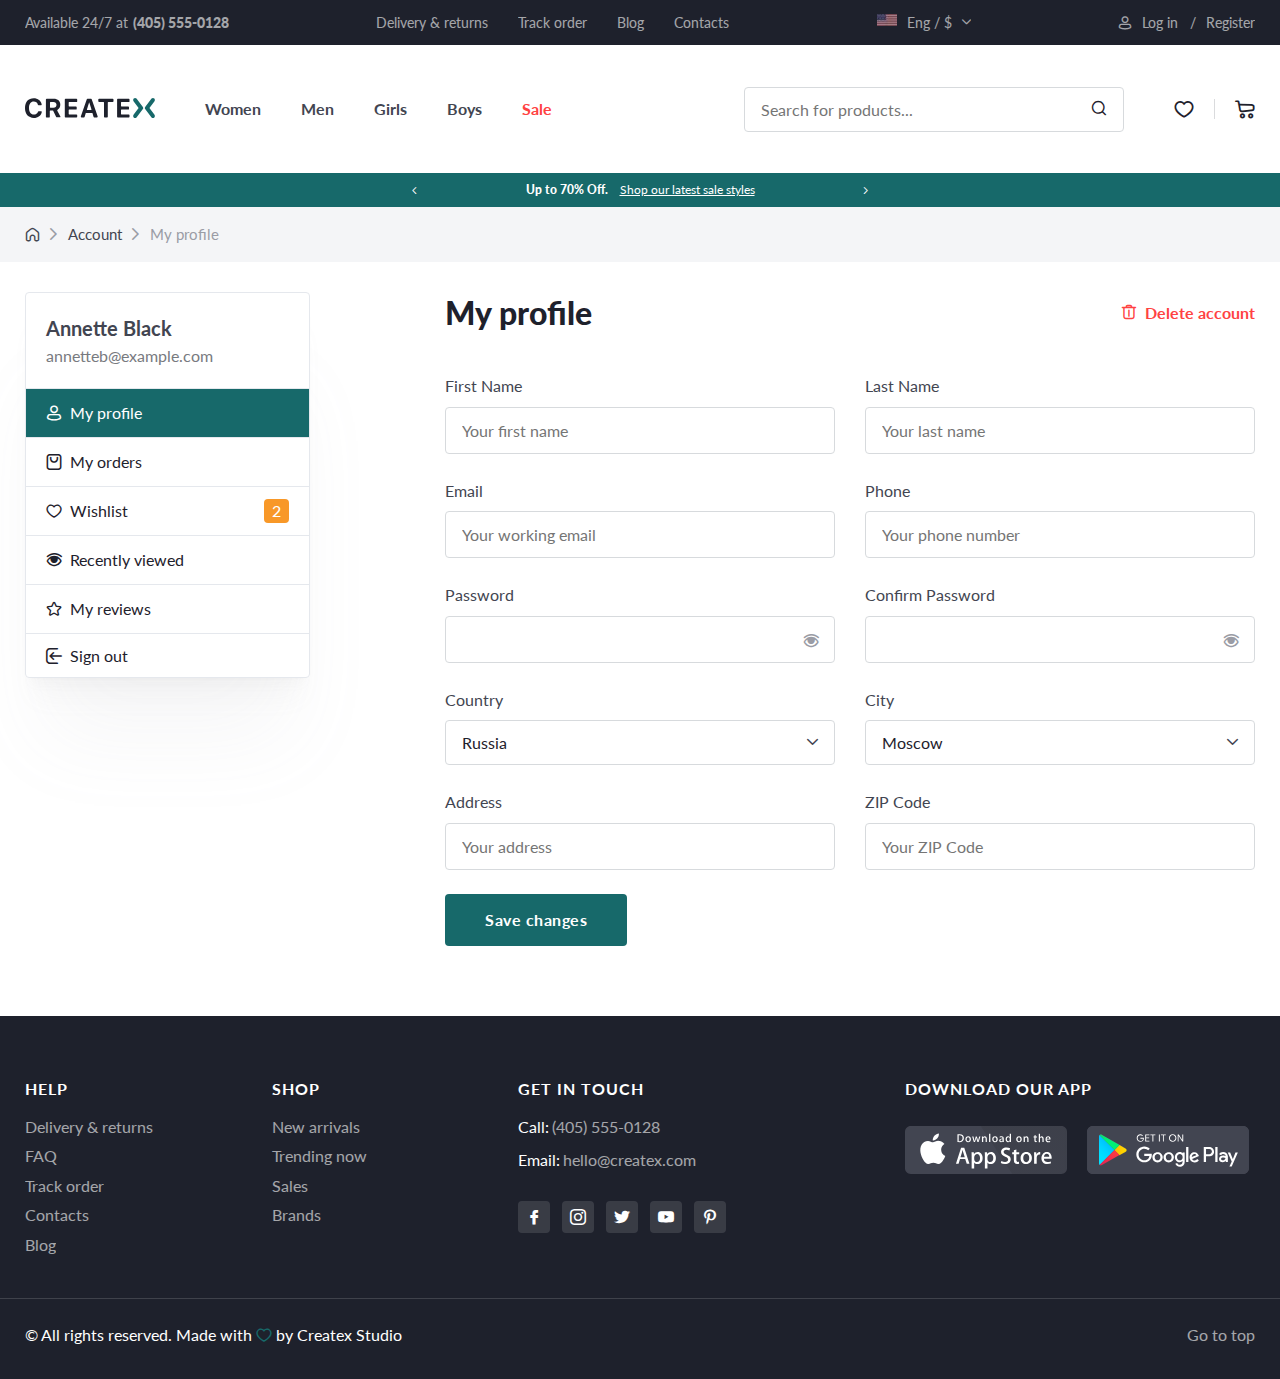
<file: profile.html>
<!DOCTYPE html>
<html lang="ru">

<head>
	<title>Главная</title>
	<meta charset="UTF-8" />
	<meta name="format-detection" content="telephone=no" />
	<!-- <style>body{opacity: 0;}</style> -->
	<link rel="stylesheet" href="css/style.css?_v=20230702001403" />
	<link rel="shortcut icon" href="favicon.ico" />
	<!-- <meta name="robots" content="noindex, nofollow"> -->
	<meta name="viewport" content="width=device-width, initial-scale=1.0" />
</head>

<body>
	<div class="wrapper">
		<header class="header">
			<div class="header__top top-header">
				<div class="top-header__container">
					<div class="top-header__phone">
						<p class="top-header__text">Available 24/7 at</p>
						<a href="tel:4055550128" class="top-header__number">(405) 555-0128</a>
					</div>
					<nav class="top-header__menu">
						<ul data-da=".menu-header__list,992," class="top-header__list">
							<li class="top-header__item">
								<a href="dilivery.html">Delivery & returns</a>
							</li>
							<li class="top-header__item">
								<a href="track-order.html">Track order</a>
							</li>
							<li class="top-header__item"><a href="blog.html">Blog</a></li>
							<li class="top-header__item"><a href="contacts.html">Contacts</a></li>
						</ul>
					</nav>
					<div class="top-header__language">
						<div data-da=".menu-header__list,400," data-select class="top-header__select select-header">
							<button data-select-button type="button" class="select-header__button _icon-small-arrow">
								<p>Eng / $</p>
								<div class="top-header__image">
									<picture><source srcset="img/header/flag-usa.webp" type="image/webp"><img src="img/header/flag-usa.jpg" alt="flag" /></picture>
								</div>
							</button>
							<ul class="select-header__list">
								<li class="select-header__item" data-value="cleaner">
									<p>Eng / $</p>
									<div class="top-header__image">
										<picture><source srcset="img/header/flag-usa.webp" type="image/webp"><img src="img/header/flag-usa.jpg" alt="flag" /></picture>
									</div>
								</li>
								<li class="select-header__item" data-value="ru">
									<p>RU, ₽</p>
									<div class="top-header__image">
										<picture><source srcset="img/header/russia-flag.webp" type="image/webp"><img src="img/header/russia-flag.png" alt="flag" /></picture>
									</div>
								</li>
							</ul>
							<input data-select-input type="text" class="select-header__input select-form__input_hidden" value="" />
						</div>
					</div>
					<div class="top-header__join _icon-user">
						<button data-popup="#log-in" type="button" class="top-header__log-in">
							<p>Log in</p>
							&nbsp; /
						</button>
						<button data-popup="#sign-up" type="button" class="top-header__register">
							Register
						</button>
					</div>
				</div>
			</div>
			<div class="header__body body-header">
				<div class="body-header__container">
					<a href="index.html" class="body-header__image">
						<img src="img/header/logo.svg" alt="logo" />
					</a>
					<nav class="body-header__menu menu-header">
						<ul class="menu-header__list">
							<li data-menu-id="1" class="menu-header__item">
								<button type="button" class="menu-header__button">Women</button>
							</li>
							<li data-menu-id="2" class="menu-header__item">
								<button type="button" class="menu-header__button">Men</button>
							</li>
							<li data-menu-id="3" class="menu-header__item">
								<button type="button" class="menu-header__button">Girls</button>
							</li>
							<li data-menu-id="4" class="menu-header__item">
								<button type="button" class="menu-header__button">Boys</button>
							</li>
							<li data-menu-id="5" class="menu-header__item menu-header__item_sale">
								<button type="button" class="menu-header__button">Sale</button>
							</li>
						</ul>
						<div data-submenu="1" class="menu-header__submenu submenu-header">
							<button class="submenu-header__close _icon-arrow">Back</button>
							<div class="submenu-header__container">
								<div class="submenu-header__content">
									<div class="submenu-header__nav nav-submenu">
										<ul class="nav-submenu__list">
											<li class="nav-submenu__item">
												<a href="catalog.html">New collection</a>
											</li>
											<li class="nav-submenu__item">
												<a href="catalog.html">Best Sellers</a>
											</li>
											<li class="nav-submenu__item">
												<a href="catalog.html">Plus Size</a>
											</li>
											<li class="nav-submenu__item nav-submenu__item_sale">
												<a href="catalog.html">Sale up to 70%</a>
											</li>
										</ul>
									</div>
									<div data-spollers="992,max" class="submenu-header__body">
										<div class="submenu-header__clothes">
											<a href="catalog.html" class="submenu-header__title">CLOTHES</a>
											<button data-spoller class="submenu-header__arrow _icon-small-arrow"></button>
											<div class="submenu-header__category">
												<ul class="submenu-header__list">
													<li class="submenu-header__item">
														<a href="catalog.html">Coats</a>
													</li>
													<li class="submenu-header__item">
														<a href="catalog.html">Jackets</a>
													</li>
													<li class="submenu-header__item">
														<a href="catalog.html">Suits</a>
													</li>
													<li class="submenu-header__item">
														<a href="catalog.html">Dresses </a>
													</li>
													<li class="submenu-header__item">
														<a href="catalog.html">Cardigans & sweaters</a>
													</li>
													<li class="submenu-header__item">
														<a href="catalog.html">Sweatshirts & hoodies</a>
													</li>
													<li class="submenu-header__item">
														<a href="catalog.html">T-shirts & tops</a>
													</li>
													<li class="submenu-header__item">
														<a href="catalog.html">Pants</a>
													</li>
													<li class="submenu-header__item">
														<a href="catalog.html">Jeans</a>
													</li>
													<li class="submenu-header__item">
														<a href="catalog.html">Shorts</a>
													</li>
													<li class="submenu-header__item">
														<a href="catalog.html">Skirts</a>
													</li>
													<li class="submenu-header__item">
														<a href="catalog.html">Lingerie & nightwear</a>
													</li>
													<li class="submenu-header__item">
														<a href="catalog.html">Sportswear</a>
													</li>
													<li class="submenu-header__item">
														<a href="catalog.html">Swimwear</a>
													</li>
												</ul>
											</div>
										</div>
									</div>
									<div data-spollers="992,max" class="submenu-header__body">
										<div class="submenu-header__clothes">
											<a href="catalog.html" class="submenu-header__title">SHOES</a>
											<button data-spoller class="submenu-header__arrow _icon-small-arrow"></button>
											<div class="submenu-header__category">
												<ul class="submenu-header__list">
													<li class="submenu-header__item">
														<a href="catalog.html">Boots</a>
													</li>
													<li class="submenu-header__item">
														<a href="catalog.html">Flat shoes</a>
													</li>
													<li class="submenu-header__item">
														<a href="catalog.html">Heels</a>
													</li>
													<li class="submenu-header__item">
														<a href="catalog.html">Sandals </a>
													</li>
													<li class="submenu-header__item">
														<a href="catalog.html">Mules</a>
													</li>
													<li class="submenu-header__item">
														<a href="catalog.html">Sliders</a>
													</li>
													<li class="submenu-header__item">
														<a href="catalog.html">Slippers</a>
													</li>
													<li class="submenu-header__item">
														<a href="catalog.html">Sneakers</a>
													</li>
													<li class="submenu-header__item">
														<a href="#">Leather</a>
													</li>
												</ul>
											</div>
										</div>
									</div>
									<div data-spollers="992,max" class="submenu-header__body">
										<div class="submenu-header__clothes">
											<a href="catalog.html" class="submenu-header__title">ACCESSORIES</a>
											<button data-spoller class="submenu-header__arrow _icon-small-arrow"></button>
											<div class="submenu-header__category">
												<ul class="submenu-header__list">
													<li class="submenu-header__item">
														<a href="catalog.html">Bags & bagpacks</a>
													</li>
													<li class="submenu-header__item">
														<a href="catalog.html">Hats & scarves</a>
													</li>
													<li class="submenu-header__item">
														<a href="catalog.html">Hair accessories</a>
													</li>
													<li class="submenu-header__item">
														<a href="catalog.html">Belts </a>
													</li>
													<li class="submenu-header__item">
														<a href="catalog.html">Jewellery</a>
													</li>
													<li class="submenu-header__item">
														<a href="catalog.html">Watches</a>
													</li>
													<li class="submenu-header__item">
														<a href="catalog.html">Sunglasses</a>
													</li>
													<li class="submenu-header__item">
														<a href="catalog.html">Purses</a>
													</li>
													<li class="submenu-header__item">
														<a href="catalog.html">Gloves</a>
													</li>
													<li class="submenu-header__item">
														<a href="catalog.html">Socks & tights</a>
													</li>
												</ul>
											</div>
										</div>
									</div>
								</div>
								<div class="submenu-header__offers offers-submenu">
									<div class="offers-submenu__image offers-submenu__image-ibg">
										<picture><source srcset="img/header/back-to-school.webp" type="image/webp"><img src="img/header/back-to-school.jpg" alt="back-to-school" /></picture>
									</div>
									<h4 class="offers-submenu__title">
										Back to school. Sale up to 50%
									</h4>
									<a href="" class="offers-submenu__button _button-border _icon-arrow">See offers</a>
								</div>
							</div>
						</div>
						<div data-submenu="2" class="menu-header__submenu submenu-header">
							<button class="submenu-header__close _icon-arrow">Back</button>
							<div class="submenu-header__container">
								<div class="submenu-header__content">
									<div class="submenu-header__nav nav-submenu">
										<ul class="nav-submenu__list">
											<li class="nav-submenu__item">
												<a href="catalog.html">New collection</a>
											</li>
											<li class="nav-submenu__item">
												<a href="catalog.html">Best Sellers</a>
											</li>
											<li class="nav-submenu__item">
												<a href="catalog.html">Plus Size</a>
											</li>
											<li class="nav-submenu__item nav-submenu__item_sale">
												<a href="catalog.html">Sale up to 70%</a>
											</li>
										</ul>
									</div>

									<div data-spollers="992,max" class="submenu-header__body">
										<div class="submenu-header__clothes">
											<a href="catalog.html" class="submenu-header__title">SHOES</a>
											<button data-spoller class="submenu-header__arrow _icon-small-arrow"></button>
											<div class="submenu-header__category">
												<ul class="submenu-header__list">
													<li class="submenu-header__item">
														<a href="catalog.html">Boots</a>
													</li>
													<li class="submenu-header__item">
														<a href="catalog.html">Flat shoes</a>
													</li>
													<li class="submenu-header__item">
														<a href="catalog.html">Heels</a>
													</li>
													<li class="submenu-header__item">
														<a href="catalog.html">Sandals </a>
													</li>
													<li class="submenu-header__item">
														<a href="catalog.html">Mules</a>
													</li>
													<li class="submenu-header__item">
														<a href="catalog.html">Sliders</a>
													</li>
													<li class="submenu-header__item">
														<a href="catalog.html">Slippers</a>
													</li>
													<li class="submenu-header__item">
														<a href="catalog.html">Sneakers</a>
													</li>
													<li class="submenu-header__item">
														<a href="catalog.html">Leather</a>
													</li>
												</ul>
											</div>
										</div>
									</div>
									<div data-spollers="992,max" class="submenu-header__body">
										<div class="submenu-header__clothes">
											<a href="catalog.html" class="submenu-header__title">ACCESSORIES</a>
											<button data-spoller class="submenu-header__arrow _icon-small-arrow"></button>
											<div class="submenu-header__category">
												<ul class="submenu-header__list">
													<li class="submenu-header__item">
														<a href="catalog.html">Bags & bagpacks</a>
													</li>
													<li class="submenu-header__item">
														<a href="catalog.html">Hats & scarves</a>
													</li>
													<li class="submenu-header__item">
														<a href="catalog.html">Hair accessories</a>
													</li>
													<li class="submenu-header__item">
														<a href="catalog.html">Belts </a>
													</li>
													<li class="submenu-header__item">
														<a href="catalog.html">Jewellery</a>
													</li>
													<li class="submenu-header__item">
														<a href="catalog.html">Watches</a>
													</li>
													<li class="submenu-header__item">
														<a href="catalog.html">Sunglasses</a>
													</li>
													<li class="submenu-header__item">
														<a href="catalog.html">Purses</a>
													</li>
													<li class="submenu-header__item">
														<a href="catalog.html">Gloves</a>
													</li>
													<li class="submenu-header__item">
														<a href="catalog.html">Socks & tights</a>
													</li>
												</ul>
											</div>
										</div>
									</div>
								</div>
								<div class="submenu-header__offers offers-submenu">
									<div class="offers-submenu__image offers-submenu__image-ibg">
										<picture><source srcset="img/header/back-to-school.webp" type="image/webp"><img src="img/header/back-to-school.jpg" alt="back-to-school" /></picture>
									</div>
									<h4 class="offers-submenu__title">
										Back to school. Sale up to 50%
									</h4>
									<a href="" class="offers-submenu__button _button-border _icon-arrow">See offers</a>
								</div>
							</div>
						</div>
						<div data-submenu="3" class="menu-header__submenu submenu-header">
							<button class="submenu-header__close _icon-arrow">Back</button>
							<div class="submenu-header__container">
								<div class="submenu-header__content">
									<div class="submenu-header__nav nav-submenu">
										<ul class="nav-submenu__list">
											<li class="nav-submenu__item">
												<a href="catalog.html">New collection</a>
											</li>
											<li class="nav-submenu__item">
												<a href="catalog.html">Best Sellers</a>
											</li>
											<li class="nav-submenu__item">
												<a href="catalog.html">Plus Size</a>
											</li>
											<li class="nav-submenu__item nav-submenu__item_sale">
												<a href="catalog.html">Sale up to 70%</a>
											</li>
										</ul>
									</div>
									<div data-spollers="992,max" class="submenu-header__body">
										<div class="submenu-header__clothes">
											<a href="catalog.html" class="submenu-header__title">CLOTHES</a>
											<button data-spoller class="submenu-header__arrow _icon-small-arrow"></button>
											<div class="submenu-header__category">
												<ul class="submenu-header__list">
													<li class="submenu-header__item">
														<a href="catalog.html">Coats</a>
													</li>
													<li class="submenu-header__item">
														<a href="catalog.html">Jackets</a>
													</li>
													<li class="submenu-header__item">
														<a href="catalog.html">Suits</a>
													</li>
													<li class="submenu-header__item">
														<a href="catalog.html">Dresses </a>
													</li>
													<li class="submenu-header__item">
														<a href="catalog.html">Cardigans & sweaters</a>
													</li>
													<li class="submenu-header__item">
														<a href="catalog.html">Sweatshirts & hoodies</a>
													</li>
													<li class="submenu-header__item">
														<a href="catalog.html">T-shirts & tops</a>
													</li>
													<li class="submenu-header__item">
														<a href="catalog.html">Pants</a>
													</li>
													<li class="submenu-header__item">
														<a href="catalog.html">Jeans</a>
													</li>
													<li class="submenu-header__item">
														<a href="catalog.html">Shorts</a>
													</li>
													<li class="submenu-header__item">
														<a href="catalog.html">Skirts</a>
													</li>
													<li class="submenu-header__item">
														<a href="catalog.html">Lingerie & nightwear</a>
													</li>
													<li class="submenu-header__item">
														<a href="catalog.html">Sportswear</a>
													</li>
													<li class="submenu-header__item">
														<a href="catalog.html">Swimwear</a>
													</li>
												</ul>
											</div>
										</div>
									</div>

									<div data-spollers="992,max" class="submenu-header__body">
										<div class="submenu-header__clothes">
											<a href="catalog.html" class="submenu-header__title">ACCESSORIES</a>
											<button data-spoller class="submenu-header__arrow _icon-small-arrow"></button>
											<div class="submenu-header__category">
												<ul class="submenu-header__list">
													<li class="submenu-header__item">
														<a href="catalog.html">Bags & bagpacks</a>
													</li>
													<li class="submenu-header__item">
														<a href="catalog.html">Hats & scarves</a>
													</li>
													<li class="submenu-header__item">
														<a href="catalog.html">Hair accessories</a>
													</li>
													<li class="submenu-header__item">
														<a href="catalog.html">Belts </a>
													</li>
													<li class="submenu-header__item">
														<a href="catalog.html">Jewellery</a>
													</li>
													<li class="submenu-header__item">
														<a href="catalog.html">Watches</a>
													</li>
													<li class="submenu-header__item">
														<a href="catalog.html">Sunglasses</a>
													</li>
													<li class="submenu-header__item">
														<a href="catalog.html">Purses</a>
													</li>
													<li class="submenu-header__item">
														<a href="catalog.html">Gloves</a>
													</li>
													<li class="submenu-header__item">
														<a href="catalog.html">Socks & tights</a>
													</li>
												</ul>
											</div>
										</div>
									</div>
								</div>
								<div class="submenu-header__offers offers-submenu">
									<div class="offers-submenu__image offers-submenu__image-ibg">
										<picture><source srcset="img/header/back-to-school.webp" type="image/webp"><img src="img/header/back-to-school.jpg" alt="back-to-school" /></picture>
									</div>
									<h4 class="offers-submenu__title">
										Back to school. Sale up to 50%
									</h4>
									<a href="" class="offers-submenu__button _button-border _icon-arrow">See offers</a>
								</div>
							</div>
						</div>
						<div data-submenu="4" class="menu-header__submenu submenu-header">
							<button class="submenu-header__close _icon-arrow">Back</button>
							<div class="submenu-header__container">
								<div class="submenu-header__content">
									<div class="submenu-header__nav nav-submenu">
										<ul class="nav-submenu__list">
											<li class="nav-submenu__item">
												<a href="catalog.html">New collection</a>
											</li>
											<li class="nav-submenu__item">
												<a href="catalog.html">Best Sellers</a>
											</li>
											<li class="nav-submenu__item">
												<a href="catalog.html">Plus Size</a>
											</li>
											<li class="nav-submenu__item nav-submenu__item_sale">
												<a href="catalog.html">Sale up to 70%</a>
											</li>
										</ul>
									</div>
									<div data-spollers="992,max" class="submenu-header__body">
										<div class="submenu-header__clothes">
											<a href="catalog.html" class="submenu-header__title">CLOTHES</a>
											<button data-spoller class="submenu-header__arrow _icon-small-arrow"></button>
											<div class="submenu-header__category">
												<ul class="submenu-header__list">
													<li class="submenu-header__item">
														<a href="catalog.html">Coats</a>
													</li>
													<li class="submenu-header__item">
														<a href="catalog.html">Jackets</a>
													</li>
													<li class="submenu-header__item">
														<a href="catalog.html">Suits</a>
													</li>
													<li class="submenu-header__item">
														<a href="catalog.html">Dresses </a>
													</li>
													<li class="submenu-header__item">
														<a href="catalog.html">Cardigans & sweaters</a>
													</li>
													<li class="submenu-header__item">
														<a href="catalog.html">Sweatshirts & hoodies</a>
													</li>
													<li class="submenu-header__item">
														<a href="catalog.html">T-shirts & tops</a>
													</li>
													<li class="submenu-header__item">
														<a href="catalog.html">Pants</a>
													</li>
													<li class="submenu-header__item">
														<a href="catalog.html">Jeans</a>
													</li>
													<li class="submenu-header__item">
														<a href="catalog.html">Shorts</a>
													</li>
													<li class="submenu-header__item">
														<a href="catalog.html">Skirts</a>
													</li>
													<li class="submenu-header__item">
														<a href="catalog.html">Lingerie & nightwear</a>
													</li>
													<li class="submenu-header__item">
														<a href="catalog.html">Sportswear</a>
													</li>
													<li class="submenu-header__item">
														<a href="catalog.html">Swimwear</a>
													</li>
												</ul>
											</div>
										</div>
									</div>
									<div data-spollers="992,max" class="submenu-header__body">
										<div class="submenu-header__clothes">
											<a href="catalog.html" class="submenu-header__title">SHOES</a>
											<button data-spoller class="submenu-header__arrow _icon-small-arrow"></button>
											<div class="submenu-header__category">
												<ul class="submenu-header__list">
													<li class="submenu-header__item">
														<a href="catalog.html">Boots</a>
													</li>
													<li class="submenu-header__item">
														<a href="catalog.html">Flat shoes</a>
													</li>
													<li class="submenu-header__item">
														<a href="catalog.html">Heels</a>
													</li>
													<li class="submenu-header__item">
														<a href="catalog.html">Sandals </a>
													</li>
													<li class="submenu-header__item">
														<a href="catalog.html">Mules</a>
													</li>
													<li class="submenu-header__item">
														<a href="catalog.html">Sliders</a>
													</li>
													<li class="submenu-header__item">
														<a href="catalog.html">Slippers</a>
													</li>
													<li class="submenu-header__item">
														<a href="catalog.html">Sneakers</a>
													</li>
													<li class="submenu-header__item">
														<a href="catalog.html">Leather</a>
													</li>
												</ul>
											</div>
										</div>
									</div>
								</div>
								<div class="submenu-header__offers offers-submenu">
									<div class="offers-submenu__image offers-submenu__image-ibg">
										<picture><source srcset="img/header/back-to-school.webp" type="image/webp"><img src="img/header/back-to-school.jpg" alt="back-to-school" /></picture>
									</div>
									<h4 class="offers-submenu__title">
										Back to school. Sale up to 50%
									</h4>
									<a href="" class="offers-submenu__button _button-border _icon-arrow">See offers</a>
								</div>
							</div>
						</div>
						<div data-submenu="5" class="menu-header__submenu submenu-header">
							<button class="submenu-header__close _icon-arrow">Back</button>
							<div class="submenu-header__container">
								<div class="submenu-header__content">
									<div class="submenu-header__nav nav-submenu">
										<ul class="nav-submenu__list">
											<li class="nav-submenu__item">
												<a href="catalog.html">New collection</a>
											</li>
											<li class="nav-submenu__item">
												<a href="catalog.html">Best Sellers</a>
											</li>
											<li class="nav-submenu__item">
												<a href="catalog.html">Plus Size</a>
											</li>
											<li class="nav-submenu__item nav-submenu__item_sale">
												<a href="catalog.html">Sale up to 70%</a>
											</li>
										</ul>
									</div>

									<div data-spollers="992,max" class="submenu-header__body">
										<div class="submenu-header__clothes">
											<a href="catalog.html" class="submenu-header__title">ACCESSORIES</a>
											<button data-spoller class="submenu-header__arrow _icon-small-arrow"></button>
											<div class="submenu-header__category">
												<ul class="submenu-header__list">
													<li class="submenu-header__item">
														<a href="catalog.html">Bags & bagpacks</a>
													</li>
													<li class="submenu-header__item">
														<a href="catalog.html">Hats & scarves</a>
													</li>
													<li class="submenu-header__item">
														<a href="catalog.html">Hair accessories</a>
													</li>
													<li class="submenu-header__item">
														<a href="catalog.html">Belts </a>
													</li>
													<li class="submenu-header__item">
														<a href="catalog.html">Jewellery</a>
													</li>
													<li class="submenu-header__item">
														<a href="catalog.html">Watches</a>
													</li>
													<li class="submenu-header__item">
														<a href="catalog.html">Sunglasses</a>
													</li>
													<li class="submenu-header__item">
														<a href="catalog.html">Purses</a>
													</li>
													<li class="submenu-header__item">
														<a href="catalog.html">Gloves</a>
													</li>
													<li class="submenu-header__item">
														<a href="catalog.html">Socks & tights</a>
													</li>
												</ul>
											</div>
										</div>
									</div>
								</div>
								<div class="submenu-header__offers offers-submenu">
									<div class="offers-submenu__image offers-submenu__image-ibg">
										<picture><source srcset="img/header/back-to-school.webp" type="image/webp"><img src="img/header/back-to-school.jpg" alt="back-to-school" /></picture>
									</div>
									<h4 class="offers-submenu__title">
										Back to school. Sale up to 50%
									</h4>
									<a href="" class="offers-submenu__button _button-border _icon-arrow">See offers</a>
								</div>
							</div>
						</div>
					</nav>
					<div class="body-header__search search-header">
						<button type="button" class="search-header__icon _icon-search"></button>
						<form action="#" class="search-header__form _icon-search">
							<input autocomplete="off" type="text" name="form[]" data-error="Ошибка" placeholder="Search for products..." class="search-header__input" />
						</form>
					</div>
					<div class="body-header__purchase purchase">
						<a href="wishlist.html" type="button" class="purchase__favourite _icon-favourite"></a>
						<button type="button" class="purchase__cart cart-purchase _icon-cart"></button>
					</div>
					<div class="icon-menu"><span></span></div>
				</div>
			</div>
			<div class="header__promo promo-header">
				<div class="promo-header__container">
					<div class="promo-header__slider swiper">
						<div class="promo-header__wrapper swiper-wrapper">
							<div class="promo-header__slide swiper-slide">
								<p>Up to 70% Off.</p>
								<a href="#">Shop our latest sale styles</a>
							</div>
							<div class="promo-header__slide swiper-slide">
								<p>Up to 70% Off.</p>
								<a href="#">Shop our latest sale styles</a>
							</div>
						</div>
						<button type="button" class="promo-header__button promo-header__button_prev _icon-small-arrow"></button>
						<button type="button" class="promo-header__button promo-header__button_next _icon-small-arrow"></button>
					</div>
				</div>
			</div>
		</header>
		<!-- <div class="cart-purchase__wrapper">
  <div class="cart-purchase__menu">
    <h3 class="cart-purchase__title">Your cart (<span>0</span>)</h3>
    <div class="cart-purchase__close _icon-close"></div>
    <div class="cart-purchase__body body-cart"></div>
    <div class="cart-purchase__bottom bottom-cart">
      <div class="bottom-cart__text">
        <p class="bottom-cart__total">Subtotal:</p>
        <p class="bottom-cart__price">$0</p>
      </div>
      <a type="button" href="checkout.html" class="bottom-cart__button _button"
        >Checkout</a
      >
    </div>
  </div>
</div> -->

		<main class="page">
			<div class="page__top top-page">
				<div class="top-page__container">
					<nav class="top-page__breadcrumbs breadcrumbs">
						<ul class="breadcrumbs__list">
							<li class="breadcrumbs__item">
								<a class="_icon-home" href="index.html"></a>
							</li>
							<li class="breadcrumbs__item">
								<a href="#">Account</a>
							</li>
							<li class="breadcrumbs__item">
								<a href="#">My profile </a>
							</li>
						</ul>
					</nav>
				</div>
			</div>
			<section class="page__profile profile">
				<div class="profile__container">
					<div class="profile__content">
						<asisde class="profile__menu menu-wishlist">
							<div class="menu-profile__user user-menu">
								<h2 class="user-menu__title">Annette Black</h2>
								<p class="user-menu__text">annetteb@example.com</p>
							</div>
							<nav class="menu-wishlist__nav">
								<ul class="menu-wishlist__list">
									<li class="menu-wishlist__item menu-wishlist__item_active">
										<a href="profile.html" class="_icon-user">My profile</a>
									</li>
									<li class="menu-wishlist__item">
										<a href="orders.html" class="_icon-bag">My orders</a>
									</li>
									<li id="wishlist" class="menu-wishlist__item">
										<a href="wishlist.html" class="_icon-favourite">Wishlist</a>
										<span class="_favourite-quantity">2</span>
									</li>
									<li class="menu-wishlist__item">
										<a href="recently-viewed.html" class="_icon-eyes">Recently viewed</a>
									</li>
									<li class="menu-wishlist__item">
										<a href="reviews.html" class="_icon-star">My reviews</a>
									</li>
									<li class="menu-wishlist__item">
										<button type="button" class="_icon-sign-out">
											Sign out
										</button>
									</li>
								</ul>
							</nav>
						</asisde>
						<div class="profile__body">
							<div class="profile__top top-profile">
								<h1 class="top-profile__title">My profile</h1>
								<button type="button" class="top-profile__delete _icon-trash">
									Delete account
								</button>
							</div>
							<form action="#" class="profile__form form-profile">
								<div class="form-profile__item">
									<label for="first-name" class="form-profile__label">First Name</label>
									<input id="first-name" autocomplete="off" type="text" name="form[]" data-error="Ошибка" placeholder="Your first name" class="form-profile__input" />
								</div>
								<div class="form-profile__item">
									<label for="last-name" class="form-profile__label">Last Name</label>
									<input id="last-name" autocomplete="off" type="text" name="form[]" data-error="Ошибка" placeholder="Your last name" class="form-profile__input" />
								</div>
								<div class="form-profile__item">
									<label for="Email-profile" class="form-profile__label">Email</label>
									<input data-required="email" id="Email-profile" autocomplete="off" type="text" name="form[]" data-error="Error" placeholder="Your working email" class="form-profile__input" />
								</div>
								<div class="form-profile__item">
									<label for="Phone-profile" class="form-profile__label">Phone</label>
									<input id="Phone-profile" autocomplete="off" type="text" name="form[]" data-error="Ошибка" placeholder="Your phone number" class="form-profile__input" />
								</div>
								<div class="form-profile__item form-profile__item_password">
									<label for="password" class="form-profile__label">Password</label>
									<input id="password" autocomplete="off" type="password" name="email" data-error="Ошибка" placeholder="" class="form-sign-up__input form-profile__input" />
									<div class="form-sign-up__eyes form-profile_eyes _icon-eyes"></div>
								</div>
								<div class="form-profile__item form-profile__item_password">
									<label for="password-confrim" class="form-profile__label">Confirm Password</label>
									<input id="password-confrim" autocomplete="off" type="password" name="email" data-error="Ошибка" placeholder="" class="form-sign-up__input form-profile__input" />
									<div class="form-sign-up__eyes form-profile_eyes _icon-eyes"></div>
								</div>
								<div data-select="" class="form-profile__select select-profile">
									<h6 class="form-profile__subtitle">Country</h6>
									<button type="button" data-select-button="" class="select-profile__button _icon-small-arrow">
										Russia
									</button>
									<ul class="select-profile__list">
										<li class="select-profile__item" data-value="Russia">
											Russia
										</li>
										<li class="select-profile__item" data-value="USA">USA</li>
										<li class="select-profile__item" data-value="France">
											France
										</li>
										<li class="select-profile__item" data-value="Italy">
											Italy
										</li>
										<li class="select-profile__item" data-value="Norway">
											Norway
										</li>
									</ul>
									<input data-select-input type="text" class="select-profile__input select-form__input_hidden" value="" />
								</div>
								<div data-select="" class="form-profile__select select-profile">
									<h6 class="form-profile__subtitle">City</h6>
									<button type="button" data-select-button="" class="select-profile__button _icon-small-arrow">
										Moscow
									</button>
									<ul class="select-profile__list">
										<li class="select-profile__item" data-value="Moscow">
											Moscow
										</li>
										<li class="select-profile__item" data-value="Saint Petersburg">
											Saint Petersburg
										</li>
										<li class="select-profile__item" data-value="Arkhangelsk">
											Arkhangelsk
										</li>
										<li class="select-profile__item" data-value="Vladivostok">
											Vladivostok
										</li>
										<li class="select-profile__item" data-value="Kaliningrad">
											Kaliningrad
										</li>
									</ul>
									<input data-select-input type="text" class="select-profile__input select-form__input_hidden" value="" />
								</div>
								<div class="form-profile__item">
									<label for="Address" class="form-profile__label">Address</label>
									<input id="Address" autocomplete="off" type="text" name="form[]" data-error="Ошибка" placeholder="Your address" class="form-profile__input" />
								</div>
								<div class="form-profile__item">
									<label for="ZIP" class="form-profile__label">ZIP Code</label>
									<input id="ZIP" autocomplete="off" type="text" name="form[]" data-error="Ошибка" placeholder="Your ZIP Code" class="form-profile__input" />
								</div>
								<button type="button" class="form-profile__button _button">
									Save changes
								</button>
							</form>
						</div>
					</div>
				</div>
			</section>
		</main>
		<footer class="footer">
			<div class="footer__body body-footer">
				<div class="body-footer__top">
					<div class="body-footer__container">
						<div class="body-footer__content content-footer">
							<div data-spollers="550,max," class="content-footer__column">
								<button data-spoller class="content-footer__title _icon-small-arrow">
									HELP
								</button>
								<ul class="content-footer__list">
									<li class="content-footer__item">
										<a href="#">Delivery & returns</a>
									</li>
									<li class="content-footer__item">
										<a href="FAQ.html">FAQ</a>
									</li>
									<li class="content-footer__item">
										<a href="track-order.html">Track order</a>
									</li>
									<li class="content-footer__item">
										<a href="contacts.html">Contacts</a>
									</li>
									<li class="content-footer__item">
										<a href="blog.html">Blog</a>
									</li>
								</ul>
							</div>
							<div data-spollers="550,max," class="content-footer__column">
								<button data-spoller class="content-footer__title _icon-small-arrow">
									Shop
								</button>
								<ul class="content-footer__list">
									<li class="content-footer__item">
										<a href="#">New arrivals</a>
									</li>
									<li class="content-footer__item">
										<a href="#">Trending now</a>
									</li>
									<li class="content-footer__item"><a href="#">Sales</a></li>
									<li class="content-footer__item"><a href="#">Brands</a></li>
								</ul>
							</div>
							<div class="content-footer__column">
								<h4 class="content-footer__title">Get in touch</h4>
								<ul class="content-footer__list">
									<li class="content-footer__item">
										<p>Call:</p>
										<a href="tel:4055550128">(405) 555-0128</a>
									</li>
									<li class="content-footer__item">
										<p>Email:</p>
										<span>hello@createx.com</span>
									</li>
								</ul>
								<div class="content-footer__links">
									<a href="#" class="content-footer__link _icon-facebook"></a>
									<a href="#" class="content-footer__link _icon-instagram"></a>
									<a href="#" class="content-footer__link _icon-twitter"></a>
									<a href="#" class="content-footer__link _icon-youtube"></a>
									<a href="#" class="content-footer__link _icon-pinterest"></a>
								</div>
							</div>
						</div>
						<div class="content-footer__download download-footer">
							<h6 class="download-footer__title">Download our app</h6>
							<div class="download-footer__images">
								<a href="#" class="download-footer__image">
									<img src="img/footer/app-store.svg" alt="app-store" />
								</a>
								<a href="#" class="download-footer__image">
									<img src="img/footer/google-play.svg" alt="google-play" />
								</a>
							</div>
						</div>
					</div>
				</div>
				<div class="body-footer__copy copy-footer">
					<div class="copy-footer__container">
						<p class="copy-footer__text">
							© All rights reserved. Made with
							<span class="_icon-favourite"></span> by Createx Studio
						</p>
						<button class="copy-footer__button">Go to top</button>
					</div>
				</div>
			</div>
		</footer>
	</div>
	<div id="log-in" aria-hidden="true" class="log-in">
		<div class="log-in__wrapper">
			<div class="popup__content log-in__content">
				<button data-close type="button" class="log-in__close _icon-close"></button>
				<div class="log-in__body body-log-in">
					<h3 class="body-log-in__title">Sign in</h3>
					<h6 class="body-log-in__subtitle">
						Sign in to your account using email and password provided during
						registration.
					</h6>
					<form action="" class="body-log-in__form form-log-in">
						<div class="form-log-in__item">
							<label for="email" class="form-log-in__label">Email</label>
							<input id="email" autocomplete="off" type="text" name="email" data-error="Ошибка" placeholder="Your working email" class="form-log-in__input" />
						</div>
						<div class="form-log-in__item form-log-in__item_password">
							<label for="password" class="form-log-in__label">Password</label>
							<input id="password" autocomplete="off" type="password" name="email" data-error="Ошибка" placeholder="" class="form-log-in__input" />
							<div class="form-log-in__eyes _icon-eyes"></div>
						</div>
						<div class="form-log-in__bottom">
							<div class="form-log-in__check checkbox">
								<input id="keep" autocomplete="off" type="checkbox" class="form-log-in__checkbox checkbox__input" />
								<label for="keep" class="form-log-in__label_check checkbox__label">Keep me signed in</label>
							</div>
							<button type="button" class="form-log-in__forgot">
								Forgot password?
							</button>
						</div>
						<button type="button" class="form-log-in__button _button">
							Sign up
						</button>
					</form>
					<div class="body-log-in__sign">
						<p class="body-log-in__text">Don't have an account?</p>
						<button type="button" data-popup="#sign-up" class="body-log-in__button">
							Sign up
						</button>
					</div>
				</div>
				<div class="log-in__with with-log-in">
					<h6 class="with-log-in__title">Or sign in with</h6>
					<div class="with-log-in__links">
						<div class="with-log-in__link _icon-facebook"></div>
						<div class="with-log-in__link _icon-google"></div>
						<div class="with-log-in__link _icon-twitter"></div>
						<div class="with-log-in__link _icon-linked-in"></div>
					</div>
				</div>
			</div>
		</div>
	</div>
	<div id="sign-up" aria-hidden="true" class="sign-up">
		<div class="sign-up__wrapper">
			<div class="popup__content sign-up__content">
				<button data-close type="button" class="sign-up__close _icon-close"></button>
				<div class="sign-up__body body-sign-up">
					<h3 class="body-sign-up__title">Sign up</h3>
					<h6 class="body-sign-up__subtitle">
						Registration takes less than a minute but gives you full control over
						your orders.
					</h6>
					<form action="" class="body-sign-up__form form-sign-up">
						<div class="form-sign-up__item">
							<label for="name" class="form-sign-up__label">Full Name</label>
							<input id="name" autocomplete="off" type="text" name="email" data-error="Ошибка" placeholder="Your full name" class="form-sign-up__input" />
						</div>
						<div class="form-log-in__item">
							<label for="email" class="form-sign-up__label">Email</label>
							<input id="email" autocomplete="off" type="text" name="email" data-error="Ошибка" placeholder="Your full name" class="form-sign-up__input" />
						</div>
						<div class="form-sign-up__item form-sign-up__item_password">
							<label for="password" class="form-sign-up__label">Password</label>
							<input id="password" autocomplete="off" type="password" name="email" data-error="Ошибка" placeholder="" class="form-sign-up__input" />
							<div class="form-sign-up__eyes _icon-eyes"></div>
						</div>
						<div class="form-sign-up__item form-sign-up__item_password">
							<label for="password-conf" class="form-sign-up__label">Confirm Password</label>
							<input id="password-conf" autocomplete="off" type="password" name="email" data-error="Ошибка" placeholder="" class="form-sign-up__input" />
							<div class="form-sign-up__eyes _icon-eyes"></div>
						</div>
						<div class="form-sign-up__bottom">
							<div class="form-sing-up__check checkbox">
								<input id="remember" autocomplete="off" type="checkbox" class="form-sign-up__checkbox checkbox__input" />
								<label for="remember" class="form-sign-up__label_check checkbox__label">Remember me</label>
							</div>
						</div>
						<button type="button" class="form-sign-up__button _button">
							Sign up
						</button>
					</form>
					<div class="body-sign-up__sign">
						<p class="body-sign-up__text">Already have an account?</p>
						<button data-popup="#log-in" type="button" class="body-sign-up__button">
							Sign in
						</button>
					</div>
				</div>
				<div class="sign-up__with with-sign-up">
					<h6 class="with-sign-up__title">Or sign in with</h6>
					<div class="with-sign-up__links">
						<div class="with-sign-up__link _icon-facebook"></div>
						<div class="with-sign-up__link _icon-google"></div>
						<div class="with-sign-up__link _icon-twitter"></div>
						<div class="with-sign-up__link _icon-linked-in"></div>
					</div>
				</div>
			</div>
		</div>
	</div>
	<div id="size-chart" aria-hidden="true" class="size-chart">
		<div class="size-chart__wrapper">
			<div class="popup__content size-chart__content">
				<button data-close type="button" class="size-chart__close _icon-close"></button>
				<div class="size-chart__body body-size-chart">
					<h3 class="body-size-chart__title">Size chart</h3>
					<div data-tabs class="body-size-chart__tabs tabs-size">
						<nav data-tabs-titles class="tabs-size__navigation">
							<button type="button" class="tabs-size__title _tab-active">
								Women
							</button>
							<button type="button" class="tabs-size__title">Men</button>
							<button type="button" class="tabs-size__title">Kids</button>
						</nav>
						<div data-tabs-body class="tabs-size__content">
							<div class="tabs-size__body body-size">
								<h3 class="body-size__title">Footwear</h3>
								<div class="body-size__content">
									<div class="body-size__row">
										<div class="body-size__item body-size__item_main">Europe</div>
										<div class="body-size__sizes">
											<div class="body-size__item">35</div>
											<div class="body-size__item">36</div>
											<div class="body-size__item">37</div>
											<div class="body-size__item">38</div>
											<div class="body-size__item">39</div>
											<div class="body-size__item">40</div>
											<div class="body-size__item">41</div>
											<div class="body-size__item">42</div>
										</div>
									</div>
									<div class="body-size__row">
										<div class="body-size__item body-size__item_main">USA</div>
										<div class="body-size__sizes">
											<div class="body-size__item">5</div>
											<div class="body-size__item">6</div>
											<div class="body-size__item">6.5</div>
											<div class="body-size__item">7.5</div>
											<div class="body-size__item">8</div>
											<div class="body-size__item">9</div>
											<div class="body-size__item">10</div>
											<div class="body-size__item">11</div>
										</div>
									</div>
									<div class="body-size__row">
										<div class="body-size__item body-size__item_main">
											United Kingdom
										</div>
										<div class="body-size__sizes">
											<div class="body-size__item">2</div>
											<div class="body-size__item">3</div>
											<div class="body-size__item">4</div>
											<div class="body-size__item">5</div>
											<div class="body-size__item">6</div>
											<div class="body-size__item">7</div>
											<div class="body-size__item">8</div>
											<div class="body-size__item">9</div>
										</div>
									</div>
									<div class="body-size__row">
										<div class="body-size__item body-size__item_main">China</div>
										<div class="body-size__sizes">
											<div class="body-size__item">230/83</div>
											<div class="body-size__item">235/84</div>
											<div class="body-size__item">240/85</div>
											<div class="body-size__item">245/86</div>
											<div class="body-size__item">255/87</div>
											<div class="body-size__item">260/88</div>
											<div class="body-size__item">265/89</div>
											<div class="body-size__item">275/90</div>
										</div>
									</div>
									<div class="body-size__row">
										<div class="body-size__item body-size__item_main">Russia</div>
										<div class="body-size__sizes">
											<div class="body-size__item">35</div>
											<div class="body-size__item">36</div>
											<div class="body-size__item">37</div>
											<div class="body-size__item">38</div>
											<div class="body-size__item">39</div>
											<div class="body-size__item">40</div>
											<div class="body-size__item">41</div>
											<div class="body-size__item">42</div>
										</div>
									</div>
									<div class="body-size__row">
										<div class="body-size__item body-size__item_main">Italy</div>
										<div class="body-size__sizes">
											<div class="body-size__item">35</div>
											<div class="body-size__item">36</div>
											<div class="body-size__item">37</div>
											<div class="body-size__item">38</div>
											<div class="body-size__item">39</div>
											<div class="body-size__item">40</div>
											<div class="body-size__item">41</div>
											<div class="body-size__item">42</div>
										</div>
									</div>
									<div class="body-size__row">
										<div class="body-size__item body-size__item_main">
											South Korea
										</div>
										<div class="body-size__sizes">
											<div class="body-size__item">230</div>
											<div class="body-size__item">235</div>
											<div class="body-size__item">240</div>
											<div class="body-size__item">245</div>
											<div class="body-size__item">255</div>
											<div class="body-size__item">260</div>
											<div class="body-size__item">265</div>
											<div class="body-size__item">275</div>
										</div>
									</div>
								</div>
							</div>
							<div class="tabs-size__body body-size">
								<h3 class="body-size__title">Footwear</h3>
								<div class="body-size__content">
									<div class="body-size__row">
										<div class="body-size__item body-size__item_main">Europe</div>
										<div class="body-size__sizes">
											<div class="body-size__item">35</div>
											<div class="body-size__item">36</div>
											<div class="body-size__item">37</div>
											<div class="body-size__item">38</div>
											<div class="body-size__item">39</div>
											<div class="body-size__item">40</div>
											<div class="body-size__item">41</div>
											<div class="body-size__item">42</div>
										</div>
									</div>
									<div class="body-size__row">
										<div class="body-size__item body-size__item_main">USA</div>
										<div class="body-size__sizes">
											<div class="body-size__item">5</div>
											<div class="body-size__item">6</div>
											<div class="body-size__item">6.5</div>
											<div class="body-size__item">7.5</div>
											<div class="body-size__item">8</div>
											<div class="body-size__item">9</div>
											<div class="body-size__item">10</div>
											<div class="body-size__item">11</div>
										</div>
									</div>
									<div class="body-size__row">
										<div class="body-size__item body-size__item_main">
											United Kingdom
										</div>
										<div class="body-size__sizes">
											<div class="body-size__item">2</div>
											<div class="body-size__item">3</div>
											<div class="body-size__item">4</div>
											<div class="body-size__item">5</div>
											<div class="body-size__item">6</div>
											<div class="body-size__item">7</div>
											<div class="body-size__item">8</div>
											<div class="body-size__item">9</div>
										</div>
									</div>
									<div class="body-size__row">
										<div class="body-size__item body-size__item_main">China</div>
										<div class="body-size__sizes">
											<div class="body-size__item">230/83</div>
											<div class="body-size__item">235/84</div>
											<div class="body-size__item">240/85</div>
											<div class="body-size__item">245/86</div>
											<div class="body-size__item">255/87</div>
											<div class="body-size__item">260/88</div>
											<div class="body-size__item">265/89</div>
											<div class="body-size__item">275/90</div>
										</div>
									</div>
									<div class="body-size__row">
										<div class="body-size__item body-size__item_main">Russia</div>
										<div class="body-size__sizes">
											<div class="body-size__item">35</div>
											<div class="body-size__item">36</div>
											<div class="body-size__item">37</div>
											<div class="body-size__item">38</div>
											<div class="body-size__item">39</div>
											<div class="body-size__item">40</div>
											<div class="body-size__item">41</div>
											<div class="body-size__item">42</div>
										</div>
									</div>
								</div>
							</div>
							<div class="tabs-size__body body-size">
								<h3 class="body-size__title">Footwear</h3>
								<div class="body-size__content">
									<div class="body-size__row">
										<div class="body-size__item body-size__item_main">China</div>
										<div class="body-size__sizes">
											<div class="body-size__item">230/83</div>
											<div class="body-size__item">235/84</div>
											<div class="body-size__item">240/85</div>
											<div class="body-size__item">245/86</div>
											<div class="body-size__item">255/87</div>
											<div class="body-size__item">260/88</div>
											<div class="body-size__item">265/89</div>
											<div class="body-size__item">275/90</div>
										</div>
									</div>
									<div class="body-size__row">
										<div class="body-size__item body-size__item_main">Russia</div>
										<div class="body-size__sizes">
											<div class="body-size__item">35</div>
											<div class="body-size__item">36</div>
											<div class="body-size__item">37</div>
											<div class="body-size__item">38</div>
											<div class="body-size__item">39</div>
											<div class="body-size__item">40</div>
											<div class="body-size__item">41</div>
											<div class="body-size__item">42</div>
										</div>
									</div>
									<div class="body-size__row">
										<div class="body-size__item body-size__item_main">Italy</div>
										<div class="body-size__sizes">
											<div class="body-size__item">35</div>
											<div class="body-size__item">36</div>
											<div class="body-size__item">37</div>
											<div class="body-size__item">38</div>
											<div class="body-size__item">39</div>
											<div class="body-size__item">40</div>
											<div class="body-size__item">41</div>
											<div class="body-size__item">42</div>
										</div>
									</div>
									<div class="body-size__row">
										<div class="body-size__item body-size__item_main">
											South Korea
										</div>
										<div class="body-size__sizes">
											<div class="body-size__item">230</div>
											<div class="body-size__item">235</div>
											<div class="body-size__item">240</div>
											<div class="body-size__item">245</div>
											<div class="body-size__item">255</div>
											<div class="body-size__item">260</div>
											<div class="body-size__item">265</div>
											<div class="body-size__item">275</div>
										</div>
									</div>
								</div>
							</div>
						</div>
					</div>
					<div data-tabs class="body-size-chart__tabs tabs-size">
						<div class="tabs-size__top">
							<h3 class="tabs-size__subtitle">
								I want to see size equivalence in:
							</h3>
							<nav data-tabs-titles class="tabs-size__navigation">
								<button type="button" class="tabs-size__title _tab-active">
									cm
								</button>
								<button type="button" class="tabs-size__title">Inches</button>
							</nav>
						</div>
						<div data-tabs-body class="tabs-size__content">
							<div class="tabs-size__body body-size">
								<h2 class="body-size__title">Equivalence in centimetres</h2>
								<div class="body-size__content">
									<div class="body-size__row">
										<div class="body-size__item body-size__item_main">
											Foot length
										</div>

										<div class="body-size__sizes">
											<div class="body-size__item">22.4 cm</div>
											<div class="body-size__item">23 cm</div>
											<div class="body-size__item">23.6 cm</div>
											<div class="body-size__item">24.3 cm</div>
											<div class="body-size__item">24.9 cm</div>
											<div class="body-size__item">25.5 cm</div>
											<div class="body-size__item">26.2 cm</div>
											<div class="body-size__item">26.8 cm</div>
										</div>
									</div>
								</div>
							</div>
							<div class="tabs-size__body body-size">
								<h2 class="body-size__title">Equivalence in centimetres</h2>
								<div class="body-size__content">
									<div class="body-size__row">
										<div class="body-size__item body-size__item_main">
											Foot length
										</div>
										<div class="body-size__sizes">
											<div class="body-size__item">8.8 Inches</div>
											<div class="body-size__item">9.0 Inches</div>
											<div class="body-size__item">9.3 Inches</div>
											<div class="body-size__item">9.6 Inches</div>
											<div class="body-size__item">9.8 Inches</div>
											<div class="body-size__item">10.0 Inches</div>
											<div class="body-size__item">10.3 Inches</div>
											<div class="body-size__item">10.5 Inches</div>
										</div>
									</div>
								</div>
							</div>
						</div>
					</div>
				</div>
			</div>
		</div>
	</div>
	<div id="review" aria-hidden="true" class="review">
		<div class="review__wrapper">
			<div class="popup__content review__content">
				<button data-close type="button" class="review__close _icon-close"></button>
				<div class="review__body body-review">
					<h3 class="body-review__title">Leave a review</h3>
					<form action="#" class="body-review__form form-review">
						<div class="form-review__item">
							<label for="review-name" class="form-review__label">Name</label>
							<input id="review-name" autocomplete="off" type="text" name="form[]" data-error="Ошибка" placeholder="Your name" class="form-review__input" />
						</div>
						<div class="form-review__item">
							<label for="review-email" class="form-review__label">Email</label>
							<input data-required="email" id="review-email" autocomplete="off" type="text" name="form[]" data-error="Ошибка" placeholder="Your working email" class="form-review__input" />
						</div>
						<div data-select="" class="form-review__item form-review__select select-catalog">
							<h6 class="form-review__label">Rating</h6>
							<button type="button" data-select-button="" class="select-catalog__button _icon-small-arrow">
								Choose rating
							</button>
							<ul class="select-catalog__list">
								<li class="select-catalog__item" data-value="5">
									<div class="rating-card__body">
										<div class="rating-card__items">
											<div class="rating-card__item _icon-rating-star"></div>
											<div class="rating-card__item _icon-rating-star"></div>
											<div class="rating-card__item _icon-rating-star"></div>
											<div class="rating-card__item _icon-rating-star"></div>
											<div class="rating-card__item _icon-rating-star"></div>
										</div>
									</div>
								</li>
								<li class="select-catalog__item" data-value="4">
									<div class="rating-card__body">
										<div class="rating-card__items">
											<div class="rating-card__item _icon-rating-star"></div>
											<div class="rating-card__item _icon-rating-star"></div>
											<div class="rating-card__item _icon-rating-star"></div>
											<div class="rating-card__item _icon-rating-star"></div>
											<div class="rating-card__item _icon-rating-star-transp"></div>
										</div>
									</div>
								</li>
								<li class="select-catalog__item" data-value="3">
									<div class="rating-card__body">
										<div class="rating-card__items">
											<div class="rating-card__item _icon-rating-star"></div>
											<div class="rating-card__item _icon-rating-star"></div>
											<div class="rating-card__item _icon-rating-star"></div>
											<div class="rating-card__item _icon-rating-star-transp"></div>
											<div class="rating-card__item _icon-rating-star-transp"></div>
										</div>
									</div>
								</li>
								<li class="select-catalog__item" data-value="2">
									<div class="rating-card__body">
										<div class="rating-card__items">
											<div class="rating-card__item _icon-rating-star"></div>
											<div class="rating-card__item _icon-rating-star"></div>
											<div class="rating-card__item _icon-rating-star-transp"></div>
											<div class="rating-card__item _icon-rating-star-transp"></div>
											<div class="rating-card__item _icon-rating-star-transp"></div>
										</div>
									</div>
								</li>
								<li class="select-catalog__item" data-value="1">
									<div class="rating-card__body">
										<div class="rating-card__items">
											<div class="rating-card__item _icon-rating-star"></div>
											<div class="rating-card__item _icon-rating-star-transp"></div>
											<div class="rating-card__item _icon-rating-star-transp"></div>
											<div class="rating-card__item _icon-rating-star-transp"></div>
											<div class="rating-card__item _icon-rating-star-transp"></div>
										</div>
									</div>
								</li>
							</ul>
							<input data-select-input type="text" id="form-review__value" class="select-catalog__input select-form__input_hidden" value="" />
						</div>
						<div class="form-review__item">
							<label for="review-file" class="form-review__label">Upload a photo or video (optional)</label>
							<div class="form-review__file file-review">
								<input id="review-file" autocomplete="off" type="file" name="form[]" data-error="Ошибка" placeholder="Your working email" class="form-review__input" />
								<div class="file-review__icon _icon-upload"></div>
								<p class="file-review__text">Drag and drop here to upload</p>
								<label for="review-file" class="form-review__label_button">Or select file</label>
								<div id="file-image__preview"></div>
							</div>
						</div>
						<div class="form-review__item">
							<label for="review-area" class="form-review__label">Review</label>
							<textarea name="" id="review-area" class="form-review__textarea" placeholder="Your review" maxlength="500"></textarea>
						</div>
						<button type="button" class="form-review__button _button">
							Submit a review
						</button>
					</form>
				</div>
			</div>
		</div>
	</div>
	<div class="cart-products">
		<div class="cart-products__wrapper">
			<div class="cart-products__content">
				<h3 class="cart-products__title">Your cart (<span>0</span>)</h3>
				<div class="cart-products__close _icon-close"></div>
				<div class="cart-products__body body-cart"></div>
				<div class="cart-products__bottom bottom-cart">
					<div class="bottom-cart__text">
						<p class="bottom-cart__total">Subtotal:</p>
						<p class="bottom-cart__price">$0</p>
					</div>
					<a type="button" href="checkout.html" class="bottom-cart__button _button">Checkout</a>
				</div>
			</div>
		</div>
	</div>
	<script src="js/app.min.js?_v=20230702001403"></script>

</body>

</html>
</file>
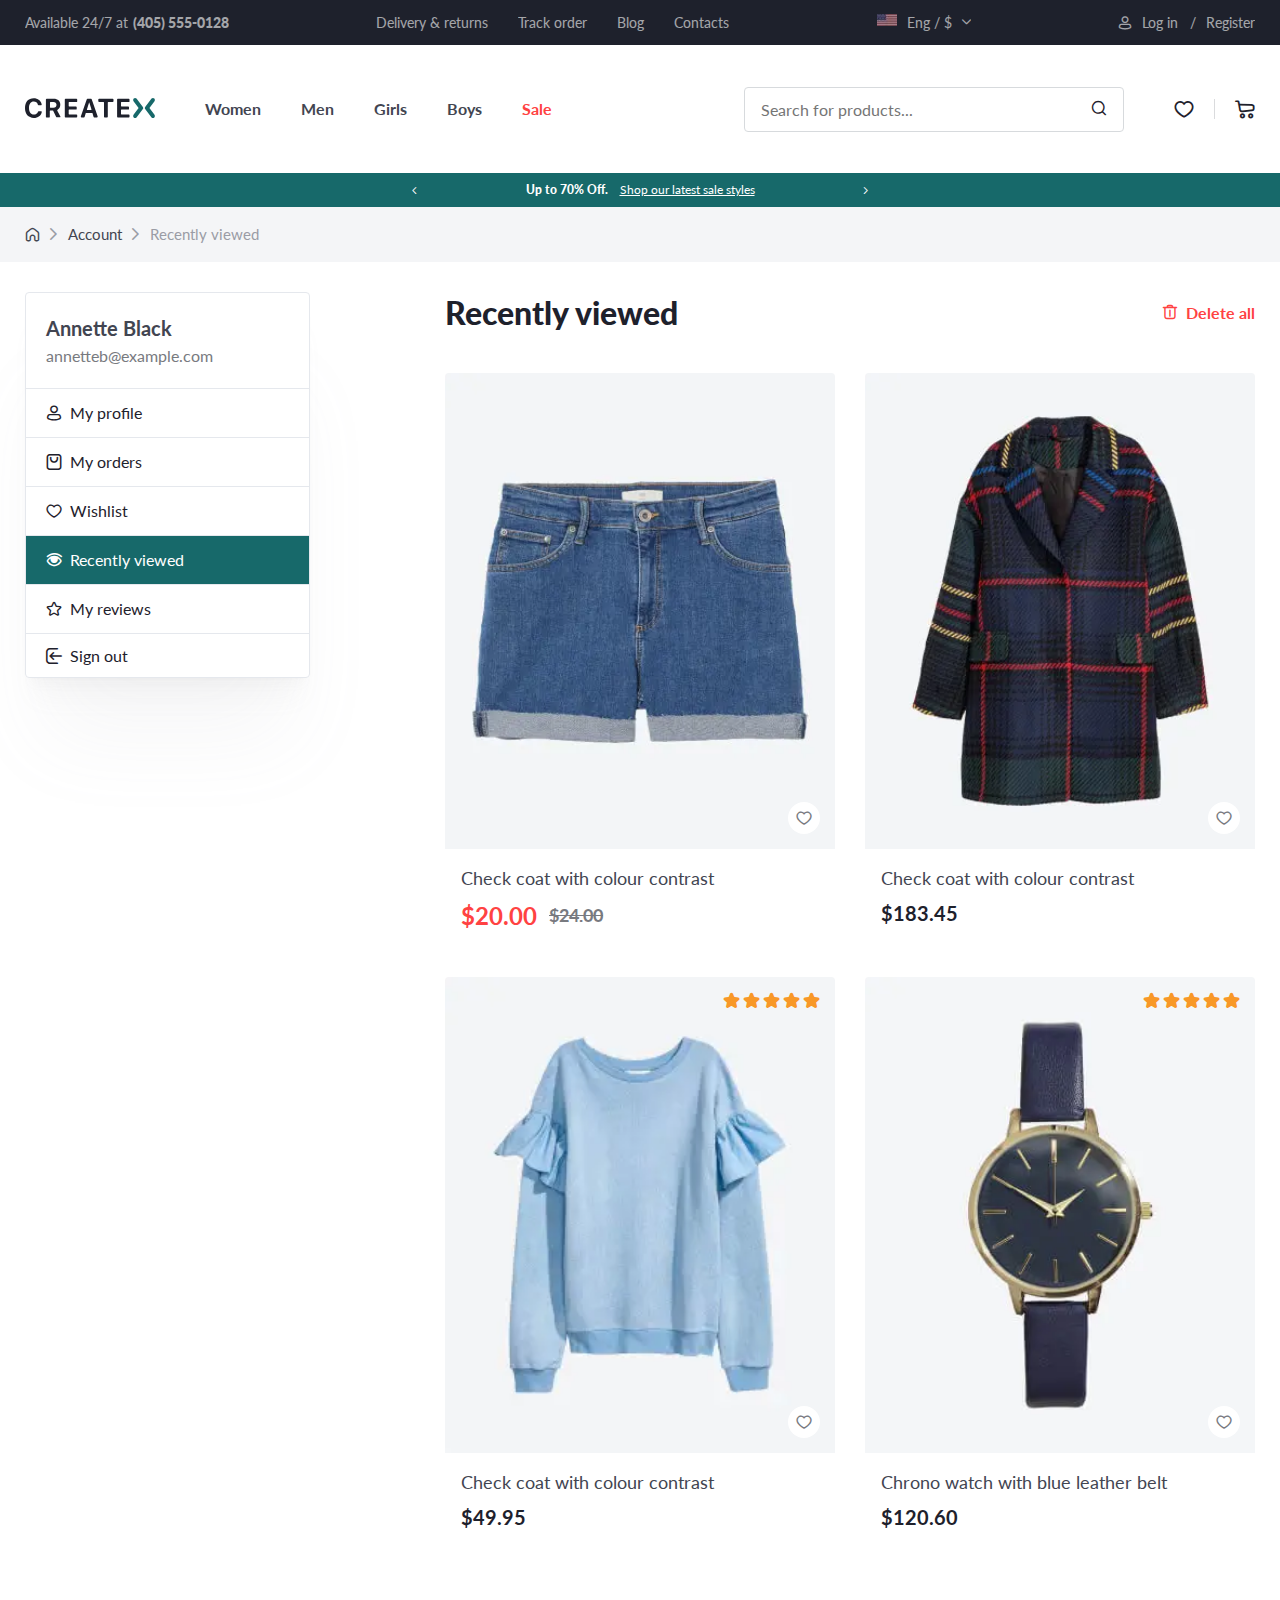
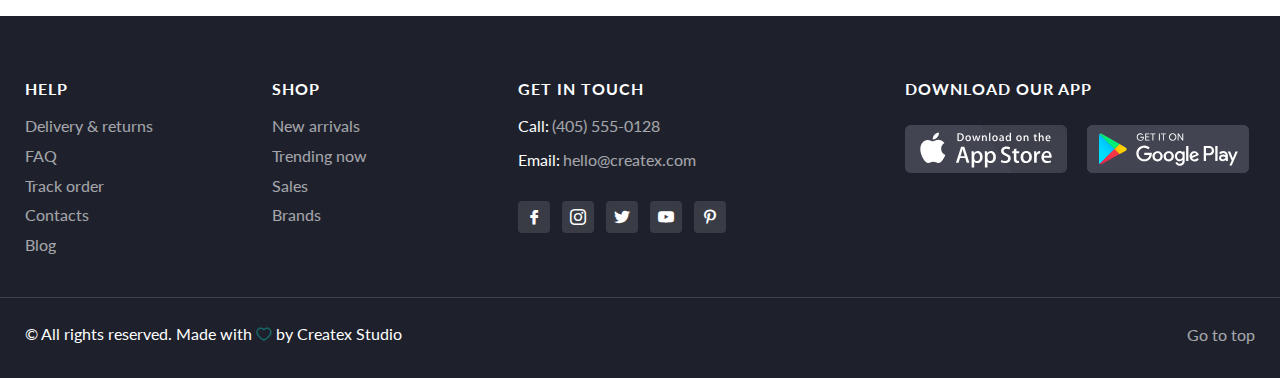
<file: recently-viewed.html>
<!DOCTYPE html>
<html lang="ru">

<head>
	<title>Главная</title>
	<meta charset="UTF-8" />
	<meta name="format-detection" content="telephone=no" />
	<!-- <style>body{opacity: 0;}</style> -->
	<link rel="stylesheet" href="css/style.css?_v=20230702001403" />
	<link rel="shortcut icon" href="favicon.ico" />
	<!-- <meta name="robots" content="noindex, nofollow"> -->
	<meta name="viewport" content="width=device-width, initial-scale=1.0" />
</head>

<body>
	<div class="wrapper">
		<header class="header">
			<div class="header__top top-header">
				<div class="top-header__container">
					<div class="top-header__phone">
						<p class="top-header__text">Available 24/7 at</p>
						<a href="tel:4055550128" class="top-header__number">(405) 555-0128</a>
					</div>
					<nav class="top-header__menu">
						<ul data-da=".menu-header__list,992," class="top-header__list">
							<li class="top-header__item">
								<a href="dilivery.html">Delivery & returns</a>
							</li>
							<li class="top-header__item">
								<a href="track-order.html">Track order</a>
							</li>
							<li class="top-header__item"><a href="blog.html">Blog</a></li>
							<li class="top-header__item"><a href="contacts.html">Contacts</a></li>
						</ul>
					</nav>
					<div class="top-header__language">
						<div data-da=".menu-header__list,400," data-select class="top-header__select select-header">
							<button data-select-button type="button" class="select-header__button _icon-small-arrow">
								<p>Eng / $</p>
								<div class="top-header__image">
									<picture><source srcset="img/header/flag-usa.webp" type="image/webp"><img src="img/header/flag-usa.jpg" alt="flag" /></picture>
								</div>
							</button>
							<ul class="select-header__list">
								<li class="select-header__item" data-value="cleaner">
									<p>Eng / $</p>
									<div class="top-header__image">
										<picture><source srcset="img/header/flag-usa.webp" type="image/webp"><img src="img/header/flag-usa.jpg" alt="flag" /></picture>
									</div>
								</li>
								<li class="select-header__item" data-value="ru">
									<p>RU, ₽</p>
									<div class="top-header__image">
										<picture><source srcset="img/header/russia-flag.webp" type="image/webp"><img src="img/header/russia-flag.png" alt="flag" /></picture>
									</div>
								</li>
							</ul>
							<input data-select-input type="text" class="select-header__input select-form__input_hidden" value="" />
						</div>
					</div>
					<div class="top-header__join _icon-user">
						<button data-popup="#log-in" type="button" class="top-header__log-in">
							<p>Log in</p>
							&nbsp; /
						</button>
						<button data-popup="#sign-up" type="button" class="top-header__register">
							Register
						</button>
					</div>
				</div>
			</div>
			<div class="header__body body-header">
				<div class="body-header__container">
					<a href="index.html" class="body-header__image">
						<img src="img/header/logo.svg" alt="logo" />
					</a>
					<nav class="body-header__menu menu-header">
						<ul class="menu-header__list">
							<li data-menu-id="1" class="menu-header__item">
								<button type="button" class="menu-header__button">Women</button>
							</li>
							<li data-menu-id="2" class="menu-header__item">
								<button type="button" class="menu-header__button">Men</button>
							</li>
							<li data-menu-id="3" class="menu-header__item">
								<button type="button" class="menu-header__button">Girls</button>
							</li>
							<li data-menu-id="4" class="menu-header__item">
								<button type="button" class="menu-header__button">Boys</button>
							</li>
							<li data-menu-id="5" class="menu-header__item menu-header__item_sale">
								<button type="button" class="menu-header__button">Sale</button>
							</li>
						</ul>
						<div data-submenu="1" class="menu-header__submenu submenu-header">
							<button class="submenu-header__close _icon-arrow">Back</button>
							<div class="submenu-header__container">
								<div class="submenu-header__content">
									<div class="submenu-header__nav nav-submenu">
										<ul class="nav-submenu__list">
											<li class="nav-submenu__item">
												<a href="catalog.html">New collection</a>
											</li>
											<li class="nav-submenu__item">
												<a href="catalog.html">Best Sellers</a>
											</li>
											<li class="nav-submenu__item">
												<a href="catalog.html">Plus Size</a>
											</li>
											<li class="nav-submenu__item nav-submenu__item_sale">
												<a href="catalog.html">Sale up to 70%</a>
											</li>
										</ul>
									</div>
									<div data-spollers="992,max" class="submenu-header__body">
										<div class="submenu-header__clothes">
											<a href="catalog.html" class="submenu-header__title">CLOTHES</a>
											<button data-spoller class="submenu-header__arrow _icon-small-arrow"></button>
											<div class="submenu-header__category">
												<ul class="submenu-header__list">
													<li class="submenu-header__item">
														<a href="catalog.html">Coats</a>
													</li>
													<li class="submenu-header__item">
														<a href="catalog.html">Jackets</a>
													</li>
													<li class="submenu-header__item">
														<a href="catalog.html">Suits</a>
													</li>
													<li class="submenu-header__item">
														<a href="catalog.html">Dresses </a>
													</li>
													<li class="submenu-header__item">
														<a href="catalog.html">Cardigans & sweaters</a>
													</li>
													<li class="submenu-header__item">
														<a href="catalog.html">Sweatshirts & hoodies</a>
													</li>
													<li class="submenu-header__item">
														<a href="catalog.html">T-shirts & tops</a>
													</li>
													<li class="submenu-header__item">
														<a href="catalog.html">Pants</a>
													</li>
													<li class="submenu-header__item">
														<a href="catalog.html">Jeans</a>
													</li>
													<li class="submenu-header__item">
														<a href="catalog.html">Shorts</a>
													</li>
													<li class="submenu-header__item">
														<a href="catalog.html">Skirts</a>
													</li>
													<li class="submenu-header__item">
														<a href="catalog.html">Lingerie & nightwear</a>
													</li>
													<li class="submenu-header__item">
														<a href="catalog.html">Sportswear</a>
													</li>
													<li class="submenu-header__item">
														<a href="catalog.html">Swimwear</a>
													</li>
												</ul>
											</div>
										</div>
									</div>
									<div data-spollers="992,max" class="submenu-header__body">
										<div class="submenu-header__clothes">
											<a href="catalog.html" class="submenu-header__title">SHOES</a>
											<button data-spoller class="submenu-header__arrow _icon-small-arrow"></button>
											<div class="submenu-header__category">
												<ul class="submenu-header__list">
													<li class="submenu-header__item">
														<a href="catalog.html">Boots</a>
													</li>
													<li class="submenu-header__item">
														<a href="catalog.html">Flat shoes</a>
													</li>
													<li class="submenu-header__item">
														<a href="catalog.html">Heels</a>
													</li>
													<li class="submenu-header__item">
														<a href="catalog.html">Sandals </a>
													</li>
													<li class="submenu-header__item">
														<a href="catalog.html">Mules</a>
													</li>
													<li class="submenu-header__item">
														<a href="catalog.html">Sliders</a>
													</li>
													<li class="submenu-header__item">
														<a href="catalog.html">Slippers</a>
													</li>
													<li class="submenu-header__item">
														<a href="catalog.html">Sneakers</a>
													</li>
													<li class="submenu-header__item">
														<a href="#">Leather</a>
													</li>
												</ul>
											</div>
										</div>
									</div>
									<div data-spollers="992,max" class="submenu-header__body">
										<div class="submenu-header__clothes">
											<a href="catalog.html" class="submenu-header__title">ACCESSORIES</a>
											<button data-spoller class="submenu-header__arrow _icon-small-arrow"></button>
											<div class="submenu-header__category">
												<ul class="submenu-header__list">
													<li class="submenu-header__item">
														<a href="catalog.html">Bags & bagpacks</a>
													</li>
													<li class="submenu-header__item">
														<a href="catalog.html">Hats & scarves</a>
													</li>
													<li class="submenu-header__item">
														<a href="catalog.html">Hair accessories</a>
													</li>
													<li class="submenu-header__item">
														<a href="catalog.html">Belts </a>
													</li>
													<li class="submenu-header__item">
														<a href="catalog.html">Jewellery</a>
													</li>
													<li class="submenu-header__item">
														<a href="catalog.html">Watches</a>
													</li>
													<li class="submenu-header__item">
														<a href="catalog.html">Sunglasses</a>
													</li>
													<li class="submenu-header__item">
														<a href="catalog.html">Purses</a>
													</li>
													<li class="submenu-header__item">
														<a href="catalog.html">Gloves</a>
													</li>
													<li class="submenu-header__item">
														<a href="catalog.html">Socks & tights</a>
													</li>
												</ul>
											</div>
										</div>
									</div>
								</div>
								<div class="submenu-header__offers offers-submenu">
									<div class="offers-submenu__image offers-submenu__image-ibg">
										<picture><source srcset="img/header/back-to-school.webp" type="image/webp"><img src="img/header/back-to-school.jpg" alt="back-to-school" /></picture>
									</div>
									<h4 class="offers-submenu__title">
										Back to school. Sale up to 50%
									</h4>
									<a href="" class="offers-submenu__button _button-border _icon-arrow">See offers</a>
								</div>
							</div>
						</div>
						<div data-submenu="2" class="menu-header__submenu submenu-header">
							<button class="submenu-header__close _icon-arrow">Back</button>
							<div class="submenu-header__container">
								<div class="submenu-header__content">
									<div class="submenu-header__nav nav-submenu">
										<ul class="nav-submenu__list">
											<li class="nav-submenu__item">
												<a href="catalog.html">New collection</a>
											</li>
											<li class="nav-submenu__item">
												<a href="catalog.html">Best Sellers</a>
											</li>
											<li class="nav-submenu__item">
												<a href="catalog.html">Plus Size</a>
											</li>
											<li class="nav-submenu__item nav-submenu__item_sale">
												<a href="catalog.html">Sale up to 70%</a>
											</li>
										</ul>
									</div>

									<div data-spollers="992,max" class="submenu-header__body">
										<div class="submenu-header__clothes">
											<a href="catalog.html" class="submenu-header__title">SHOES</a>
											<button data-spoller class="submenu-header__arrow _icon-small-arrow"></button>
											<div class="submenu-header__category">
												<ul class="submenu-header__list">
													<li class="submenu-header__item">
														<a href="catalog.html">Boots</a>
													</li>
													<li class="submenu-header__item">
														<a href="catalog.html">Flat shoes</a>
													</li>
													<li class="submenu-header__item">
														<a href="catalog.html">Heels</a>
													</li>
													<li class="submenu-header__item">
														<a href="catalog.html">Sandals </a>
													</li>
													<li class="submenu-header__item">
														<a href="catalog.html">Mules</a>
													</li>
													<li class="submenu-header__item">
														<a href="catalog.html">Sliders</a>
													</li>
													<li class="submenu-header__item">
														<a href="catalog.html">Slippers</a>
													</li>
													<li class="submenu-header__item">
														<a href="catalog.html">Sneakers</a>
													</li>
													<li class="submenu-header__item">
														<a href="catalog.html">Leather</a>
													</li>
												</ul>
											</div>
										</div>
									</div>
									<div data-spollers="992,max" class="submenu-header__body">
										<div class="submenu-header__clothes">
											<a href="catalog.html" class="submenu-header__title">ACCESSORIES</a>
											<button data-spoller class="submenu-header__arrow _icon-small-arrow"></button>
											<div class="submenu-header__category">
												<ul class="submenu-header__list">
													<li class="submenu-header__item">
														<a href="catalog.html">Bags & bagpacks</a>
													</li>
													<li class="submenu-header__item">
														<a href="catalog.html">Hats & scarves</a>
													</li>
													<li class="submenu-header__item">
														<a href="catalog.html">Hair accessories</a>
													</li>
													<li class="submenu-header__item">
														<a href="catalog.html">Belts </a>
													</li>
													<li class="submenu-header__item">
														<a href="catalog.html">Jewellery</a>
													</li>
													<li class="submenu-header__item">
														<a href="catalog.html">Watches</a>
													</li>
													<li class="submenu-header__item">
														<a href="catalog.html">Sunglasses</a>
													</li>
													<li class="submenu-header__item">
														<a href="catalog.html">Purses</a>
													</li>
													<li class="submenu-header__item">
														<a href="catalog.html">Gloves</a>
													</li>
													<li class="submenu-header__item">
														<a href="catalog.html">Socks & tights</a>
													</li>
												</ul>
											</div>
										</div>
									</div>
								</div>
								<div class="submenu-header__offers offers-submenu">
									<div class="offers-submenu__image offers-submenu__image-ibg">
										<picture><source srcset="img/header/back-to-school.webp" type="image/webp"><img src="img/header/back-to-school.jpg" alt="back-to-school" /></picture>
									</div>
									<h4 class="offers-submenu__title">
										Back to school. Sale up to 50%
									</h4>
									<a href="" class="offers-submenu__button _button-border _icon-arrow">See offers</a>
								</div>
							</div>
						</div>
						<div data-submenu="3" class="menu-header__submenu submenu-header">
							<button class="submenu-header__close _icon-arrow">Back</button>
							<div class="submenu-header__container">
								<div class="submenu-header__content">
									<div class="submenu-header__nav nav-submenu">
										<ul class="nav-submenu__list">
											<li class="nav-submenu__item">
												<a href="catalog.html">New collection</a>
											</li>
											<li class="nav-submenu__item">
												<a href="catalog.html">Best Sellers</a>
											</li>
											<li class="nav-submenu__item">
												<a href="catalog.html">Plus Size</a>
											</li>
											<li class="nav-submenu__item nav-submenu__item_sale">
												<a href="catalog.html">Sale up to 70%</a>
											</li>
										</ul>
									</div>
									<div data-spollers="992,max" class="submenu-header__body">
										<div class="submenu-header__clothes">
											<a href="catalog.html" class="submenu-header__title">CLOTHES</a>
											<button data-spoller class="submenu-header__arrow _icon-small-arrow"></button>
											<div class="submenu-header__category">
												<ul class="submenu-header__list">
													<li class="submenu-header__item">
														<a href="catalog.html">Coats</a>
													</li>
													<li class="submenu-header__item">
														<a href="catalog.html">Jackets</a>
													</li>
													<li class="submenu-header__item">
														<a href="catalog.html">Suits</a>
													</li>
													<li class="submenu-header__item">
														<a href="catalog.html">Dresses </a>
													</li>
													<li class="submenu-header__item">
														<a href="catalog.html">Cardigans & sweaters</a>
													</li>
													<li class="submenu-header__item">
														<a href="catalog.html">Sweatshirts & hoodies</a>
													</li>
													<li class="submenu-header__item">
														<a href="catalog.html">T-shirts & tops</a>
													</li>
													<li class="submenu-header__item">
														<a href="catalog.html">Pants</a>
													</li>
													<li class="submenu-header__item">
														<a href="catalog.html">Jeans</a>
													</li>
													<li class="submenu-header__item">
														<a href="catalog.html">Shorts</a>
													</li>
													<li class="submenu-header__item">
														<a href="catalog.html">Skirts</a>
													</li>
													<li class="submenu-header__item">
														<a href="catalog.html">Lingerie & nightwear</a>
													</li>
													<li class="submenu-header__item">
														<a href="catalog.html">Sportswear</a>
													</li>
													<li class="submenu-header__item">
														<a href="catalog.html">Swimwear</a>
													</li>
												</ul>
											</div>
										</div>
									</div>

									<div data-spollers="992,max" class="submenu-header__body">
										<div class="submenu-header__clothes">
											<a href="catalog.html" class="submenu-header__title">ACCESSORIES</a>
											<button data-spoller class="submenu-header__arrow _icon-small-arrow"></button>
											<div class="submenu-header__category">
												<ul class="submenu-header__list">
													<li class="submenu-header__item">
														<a href="catalog.html">Bags & bagpacks</a>
													</li>
													<li class="submenu-header__item">
														<a href="catalog.html">Hats & scarves</a>
													</li>
													<li class="submenu-header__item">
														<a href="catalog.html">Hair accessories</a>
													</li>
													<li class="submenu-header__item">
														<a href="catalog.html">Belts </a>
													</li>
													<li class="submenu-header__item">
														<a href="catalog.html">Jewellery</a>
													</li>
													<li class="submenu-header__item">
														<a href="catalog.html">Watches</a>
													</li>
													<li class="submenu-header__item">
														<a href="catalog.html">Sunglasses</a>
													</li>
													<li class="submenu-header__item">
														<a href="catalog.html">Purses</a>
													</li>
													<li class="submenu-header__item">
														<a href="catalog.html">Gloves</a>
													</li>
													<li class="submenu-header__item">
														<a href="catalog.html">Socks & tights</a>
													</li>
												</ul>
											</div>
										</div>
									</div>
								</div>
								<div class="submenu-header__offers offers-submenu">
									<div class="offers-submenu__image offers-submenu__image-ibg">
										<picture><source srcset="img/header/back-to-school.webp" type="image/webp"><img src="img/header/back-to-school.jpg" alt="back-to-school" /></picture>
									</div>
									<h4 class="offers-submenu__title">
										Back to school. Sale up to 50%
									</h4>
									<a href="" class="offers-submenu__button _button-border _icon-arrow">See offers</a>
								</div>
							</div>
						</div>
						<div data-submenu="4" class="menu-header__submenu submenu-header">
							<button class="submenu-header__close _icon-arrow">Back</button>
							<div class="submenu-header__container">
								<div class="submenu-header__content">
									<div class="submenu-header__nav nav-submenu">
										<ul class="nav-submenu__list">
											<li class="nav-submenu__item">
												<a href="catalog.html">New collection</a>
											</li>
											<li class="nav-submenu__item">
												<a href="catalog.html">Best Sellers</a>
											</li>
											<li class="nav-submenu__item">
												<a href="catalog.html">Plus Size</a>
											</li>
											<li class="nav-submenu__item nav-submenu__item_sale">
												<a href="catalog.html">Sale up to 70%</a>
											</li>
										</ul>
									</div>
									<div data-spollers="992,max" class="submenu-header__body">
										<div class="submenu-header__clothes">
											<a href="catalog.html" class="submenu-header__title">CLOTHES</a>
											<button data-spoller class="submenu-header__arrow _icon-small-arrow"></button>
											<div class="submenu-header__category">
												<ul class="submenu-header__list">
													<li class="submenu-header__item">
														<a href="catalog.html">Coats</a>
													</li>
													<li class="submenu-header__item">
														<a href="catalog.html">Jackets</a>
													</li>
													<li class="submenu-header__item">
														<a href="catalog.html">Suits</a>
													</li>
													<li class="submenu-header__item">
														<a href="catalog.html">Dresses </a>
													</li>
													<li class="submenu-header__item">
														<a href="catalog.html">Cardigans & sweaters</a>
													</li>
													<li class="submenu-header__item">
														<a href="catalog.html">Sweatshirts & hoodies</a>
													</li>
													<li class="submenu-header__item">
														<a href="catalog.html">T-shirts & tops</a>
													</li>
													<li class="submenu-header__item">
														<a href="catalog.html">Pants</a>
													</li>
													<li class="submenu-header__item">
														<a href="catalog.html">Jeans</a>
													</li>
													<li class="submenu-header__item">
														<a href="catalog.html">Shorts</a>
													</li>
													<li class="submenu-header__item">
														<a href="catalog.html">Skirts</a>
													</li>
													<li class="submenu-header__item">
														<a href="catalog.html">Lingerie & nightwear</a>
													</li>
													<li class="submenu-header__item">
														<a href="catalog.html">Sportswear</a>
													</li>
													<li class="submenu-header__item">
														<a href="catalog.html">Swimwear</a>
													</li>
												</ul>
											</div>
										</div>
									</div>
									<div data-spollers="992,max" class="submenu-header__body">
										<div class="submenu-header__clothes">
											<a href="catalog.html" class="submenu-header__title">SHOES</a>
											<button data-spoller class="submenu-header__arrow _icon-small-arrow"></button>
											<div class="submenu-header__category">
												<ul class="submenu-header__list">
													<li class="submenu-header__item">
														<a href="catalog.html">Boots</a>
													</li>
													<li class="submenu-header__item">
														<a href="catalog.html">Flat shoes</a>
													</li>
													<li class="submenu-header__item">
														<a href="catalog.html">Heels</a>
													</li>
													<li class="submenu-header__item">
														<a href="catalog.html">Sandals </a>
													</li>
													<li class="submenu-header__item">
														<a href="catalog.html">Mules</a>
													</li>
													<li class="submenu-header__item">
														<a href="catalog.html">Sliders</a>
													</li>
													<li class="submenu-header__item">
														<a href="catalog.html">Slippers</a>
													</li>
													<li class="submenu-header__item">
														<a href="catalog.html">Sneakers</a>
													</li>
													<li class="submenu-header__item">
														<a href="catalog.html">Leather</a>
													</li>
												</ul>
											</div>
										</div>
									</div>
								</div>
								<div class="submenu-header__offers offers-submenu">
									<div class="offers-submenu__image offers-submenu__image-ibg">
										<picture><source srcset="img/header/back-to-school.webp" type="image/webp"><img src="img/header/back-to-school.jpg" alt="back-to-school" /></picture>
									</div>
									<h4 class="offers-submenu__title">
										Back to school. Sale up to 50%
									</h4>
									<a href="" class="offers-submenu__button _button-border _icon-arrow">See offers</a>
								</div>
							</div>
						</div>
						<div data-submenu="5" class="menu-header__submenu submenu-header">
							<button class="submenu-header__close _icon-arrow">Back</button>
							<div class="submenu-header__container">
								<div class="submenu-header__content">
									<div class="submenu-header__nav nav-submenu">
										<ul class="nav-submenu__list">
											<li class="nav-submenu__item">
												<a href="catalog.html">New collection</a>
											</li>
											<li class="nav-submenu__item">
												<a href="catalog.html">Best Sellers</a>
											</li>
											<li class="nav-submenu__item">
												<a href="catalog.html">Plus Size</a>
											</li>
											<li class="nav-submenu__item nav-submenu__item_sale">
												<a href="catalog.html">Sale up to 70%</a>
											</li>
										</ul>
									</div>

									<div data-spollers="992,max" class="submenu-header__body">
										<div class="submenu-header__clothes">
											<a href="catalog.html" class="submenu-header__title">ACCESSORIES</a>
											<button data-spoller class="submenu-header__arrow _icon-small-arrow"></button>
											<div class="submenu-header__category">
												<ul class="submenu-header__list">
													<li class="submenu-header__item">
														<a href="catalog.html">Bags & bagpacks</a>
													</li>
													<li class="submenu-header__item">
														<a href="catalog.html">Hats & scarves</a>
													</li>
													<li class="submenu-header__item">
														<a href="catalog.html">Hair accessories</a>
													</li>
													<li class="submenu-header__item">
														<a href="catalog.html">Belts </a>
													</li>
													<li class="submenu-header__item">
														<a href="catalog.html">Jewellery</a>
													</li>
													<li class="submenu-header__item">
														<a href="catalog.html">Watches</a>
													</li>
													<li class="submenu-header__item">
														<a href="catalog.html">Sunglasses</a>
													</li>
													<li class="submenu-header__item">
														<a href="catalog.html">Purses</a>
													</li>
													<li class="submenu-header__item">
														<a href="catalog.html">Gloves</a>
													</li>
													<li class="submenu-header__item">
														<a href="catalog.html">Socks & tights</a>
													</li>
												</ul>
											</div>
										</div>
									</div>
								</div>
								<div class="submenu-header__offers offers-submenu">
									<div class="offers-submenu__image offers-submenu__image-ibg">
										<picture><source srcset="img/header/back-to-school.webp" type="image/webp"><img src="img/header/back-to-school.jpg" alt="back-to-school" /></picture>
									</div>
									<h4 class="offers-submenu__title">
										Back to school. Sale up to 50%
									</h4>
									<a href="" class="offers-submenu__button _button-border _icon-arrow">See offers</a>
								</div>
							</div>
						</div>
					</nav>
					<div class="body-header__search search-header">
						<button type="button" class="search-header__icon _icon-search"></button>
						<form action="#" class="search-header__form _icon-search">
							<input autocomplete="off" type="text" name="form[]" data-error="Ошибка" placeholder="Search for products..." class="search-header__input" />
						</form>
					</div>
					<div class="body-header__purchase purchase">
						<a href="wishlist.html" type="button" class="purchase__favourite _icon-favourite"></a>
						<button type="button" class="purchase__cart cart-purchase _icon-cart"></button>
					</div>
					<div class="icon-menu"><span></span></div>
				</div>
			</div>
			<div class="header__promo promo-header">
				<div class="promo-header__container">
					<div class="promo-header__slider swiper">
						<div class="promo-header__wrapper swiper-wrapper">
							<div class="promo-header__slide swiper-slide">
								<p>Up to 70% Off.</p>
								<a href="#">Shop our latest sale styles</a>
							</div>
							<div class="promo-header__slide swiper-slide">
								<p>Up to 70% Off.</p>
								<a href="#">Shop our latest sale styles</a>
							</div>
						</div>
						<button type="button" class="promo-header__button promo-header__button_prev _icon-small-arrow"></button>
						<button type="button" class="promo-header__button promo-header__button_next _icon-small-arrow"></button>
					</div>
				</div>
			</div>
		</header>
		<!-- <div class="cart-purchase__wrapper">
  <div class="cart-purchase__menu">
    <h3 class="cart-purchase__title">Your cart (<span>0</span>)</h3>
    <div class="cart-purchase__close _icon-close"></div>
    <div class="cart-purchase__body body-cart"></div>
    <div class="cart-purchase__bottom bottom-cart">
      <div class="bottom-cart__text">
        <p class="bottom-cart__total">Subtotal:</p>
        <p class="bottom-cart__price">$0</p>
      </div>
      <a type="button" href="checkout.html" class="bottom-cart__button _button"
        >Checkout</a
      >
    </div>
  </div>
</div> -->

		<main class="page">
			<div class="page__top top-page">
				<div class="top-page__container">
					<nav class="top-page__breadcrumbs breadcrumbs">
						<ul class="breadcrumbs__list">
							<li class="breadcrumbs__item">
								<a class="_icon-home" href="index.html"></a>
							</li>
							<li class="breadcrumbs__item">
								<a href="#">Account</a>
							</li>
							<li class="breadcrumbs__item">
								<a href="#">Recently viewed </a>
							</li>
						</ul>
					</nav>
				</div>
			</div>
			<section class="page__reccently-viewed reccently-viewed">
				<div class="reccently-viewed__container">
					<div class="reccently-viewed__content">
						<asisde class="reccently-viewed__menu menu-reccently-viewed">
							<div class="menu-reccently-viewed__user user-menu">
								<h2 class="user-menu__title">Annette Black</h2>
								<p class="user-menu__text">annetteb@example.com</p>
							</div>
							<nav class="menu-wishlist__nav">
								<ul class="menu-wishlist__list">
									<li class="menu-wishlist__item">
										<a href="profile.html" class="_icon-user">My profile</a>
									</li>
									<li class="menu-wishlist__item">
										<a href="orders.html" class="_icon-bag">My orders</a>
									</li>
									<li id="wishlist" class="menu-wishlist__item">
										<a href="wishlist.html" class="_icon-favourite">Wishlist</a>
									</li>
									<li class="menu-wishlist__item menu-wishlist__item_active">
										<a href="recently-viewed.html" class="_icon-eyes">Recently viewed</a>
									</li>
									<li class="menu-wishlist__item">
										<a href="reviews.html" class="_icon-star">My reviews</a>
									</li>
									<li class="menu-wishlist__item">
										<button type="button" class="_icon-sign-out">
											Sign out
										</button>
									</li>
								</ul>
							</nav>
						</asisde>
						<div class="reccently-viewed__body">
							<div class="reccently-viewed__top top-reccently-viewed">
								<h1 class="top-reccently-viewed__title">Recently viewed</h1>
								<button type="button" class="top-reccently-viewed__delete _icon-trash">
									Delete all
								</button>
							</div>
							<div class="reccently-viewed__cards">
								<div class="reccently-viewed__card card__item item-card">
									<div class="item-card__top">
										<div class="item-card__image item-card__image-ibg">
											<picture><source srcset="img/recently-viewed/01.webp" type="image/webp"><img src="img/recently-viewed/01.jpg" alt="cap" /></picture>
										</div>
										<div data-favourite="16" class="item-card__favourite _icon-favourite"></div>
									</div>
									<div class="item-card__content">
										<h6 class="item-card__title">
											Check coat with colour contrast
										</h6>
										<p class="card-sale__price">
											<span class="_price">$20.00</span><span>$24.00</span>
										</p>
									</div>
								</div>
								<div class="reccently-viewed__card card__item item-card">
									<div class="item-card__top">
										<div class="item-card__image item-card__image-ibg">
											<picture><source srcset="img/recently-viewed/02.webp" type="image/webp"><img src="img/recently-viewed/02.jpg" alt="cap" /></picture>
										</div>
										<div data-favourite="5" class="item-card__favourite _icon-favourite"></div>
									</div>
									<div class="item-card__content">
										<h6 class="item-card__title">
											Check coat with colour contrast
										</h6>
										<p class="item-card__price">$183.45</p>
									</div>
								</div>
								<div class="reccently-viewed__card card__item item-card">
									<div class="item-card__top">
										<div class="item-card__image item-card__image-ibg">
											<picture><source srcset="img/products/01.webp" type="image/webp"><img src="img/products/01.jpg" alt="cap" /></picture>
										</div>
										<div data-favourite="1" class="item-card__favourite _icon-favourite"></div>
										<div class="card-sale__rating rating-card">
											<div class="rating-card__body">
												<div class="rating-card__items">
													<div class="rating-card__item _icon-rating-star"></div>
													<div class="rating-card__item _icon-rating-star"></div>
													<div class="rating-card__item _icon-rating-star"></div>
													<div class="rating-card__item _icon-rating-star"></div>
													<div class="rating-card__item _icon-rating-star"></div>
												</div>
											</div>
										</div>
									</div>
									<div class="item-card__content">
										<h6 class="item-card__title">
											Check coat with colour contrast
										</h6>
										<p class="item-card__price">$49.95</p>
									</div>
								</div>
								<div class="reccently-viewed__card card__item item-card">
									<div class="item-card__top">
										<div class="item-card__image item-card__image-ibg">
											<picture><source srcset="img/recently-viewed/03.webp" type="image/webp"><img src="img/recently-viewed/03.jpg" alt="cap" /></picture>
										</div>
										<div data-favourite="7" class="item-card__favourite _icon-favourite"></div>
										<div class="card-sale__rating rating-card">
											<div class="rating-card__body">
												<div class="rating-card__items">
													<div class="rating-card__item _icon-rating-star"></div>
													<div class="rating-card__item _icon-rating-star"></div>
													<div class="rating-card__item _icon-rating-star"></div>
													<div class="rating-card__item _icon-rating-star"></div>
													<div class="rating-card__item _icon-rating-star"></div>
												</div>
											</div>
										</div>
									</div>
									<div class="item-card__content">
										<h6 class="item-card__title">
											Chrono watch with blue leather belt
										</h6>
										<p class="item-card__price">$120.60</p>
									</div>
								</div>
							</div>
						</div>
					</div>
				</div>
			</section>
		</main>
		<footer class="footer">
			<div class="footer__body body-footer">
				<div class="body-footer__top">
					<div class="body-footer__container">
						<div class="body-footer__content content-footer">
							<div data-spollers="550,max," class="content-footer__column">
								<button data-spoller class="content-footer__title _icon-small-arrow">
									HELP
								</button>
								<ul class="content-footer__list">
									<li class="content-footer__item">
										<a href="#">Delivery & returns</a>
									</li>
									<li class="content-footer__item">
										<a href="FAQ.html">FAQ</a>
									</li>
									<li class="content-footer__item">
										<a href="track-order.html">Track order</a>
									</li>
									<li class="content-footer__item">
										<a href="contacts.html">Contacts</a>
									</li>
									<li class="content-footer__item">
										<a href="blog.html">Blog</a>
									</li>
								</ul>
							</div>
							<div data-spollers="550,max," class="content-footer__column">
								<button data-spoller class="content-footer__title _icon-small-arrow">
									Shop
								</button>
								<ul class="content-footer__list">
									<li class="content-footer__item">
										<a href="#">New arrivals</a>
									</li>
									<li class="content-footer__item">
										<a href="#">Trending now</a>
									</li>
									<li class="content-footer__item"><a href="#">Sales</a></li>
									<li class="content-footer__item"><a href="#">Brands</a></li>
								</ul>
							</div>
							<div class="content-footer__column">
								<h4 class="content-footer__title">Get in touch</h4>
								<ul class="content-footer__list">
									<li class="content-footer__item">
										<p>Call:</p>
										<a href="tel:4055550128">(405) 555-0128</a>
									</li>
									<li class="content-footer__item">
										<p>Email:</p>
										<span>hello@createx.com</span>
									</li>
								</ul>
								<div class="content-footer__links">
									<a href="#" class="content-footer__link _icon-facebook"></a>
									<a href="#" class="content-footer__link _icon-instagram"></a>
									<a href="#" class="content-footer__link _icon-twitter"></a>
									<a href="#" class="content-footer__link _icon-youtube"></a>
									<a href="#" class="content-footer__link _icon-pinterest"></a>
								</div>
							</div>
						</div>
						<div class="content-footer__download download-footer">
							<h6 class="download-footer__title">Download our app</h6>
							<div class="download-footer__images">
								<a href="#" class="download-footer__image">
									<img src="img/footer/app-store.svg" alt="app-store" />
								</a>
								<a href="#" class="download-footer__image">
									<img src="img/footer/google-play.svg" alt="google-play" />
								</a>
							</div>
						</div>
					</div>
				</div>
				<div class="body-footer__copy copy-footer">
					<div class="copy-footer__container">
						<p class="copy-footer__text">
							© All rights reserved. Made with
							<span class="_icon-favourite"></span> by Createx Studio
						</p>
						<button class="copy-footer__button">Go to top</button>
					</div>
				</div>
			</div>
		</footer>
	</div>
	<div id="log-in" aria-hidden="true" class="log-in">
		<div class="log-in__wrapper">
			<div class="popup__content log-in__content">
				<button data-close type="button" class="log-in__close _icon-close"></button>
				<div class="log-in__body body-log-in">
					<h3 class="body-log-in__title">Sign in</h3>
					<h6 class="body-log-in__subtitle">
						Sign in to your account using email and password provided during
						registration.
					</h6>
					<form action="" class="body-log-in__form form-log-in">
						<div class="form-log-in__item">
							<label for="email" class="form-log-in__label">Email</label>
							<input id="email" autocomplete="off" type="text" name="email" data-error="Ошибка" placeholder="Your working email" class="form-log-in__input" />
						</div>
						<div class="form-log-in__item form-log-in__item_password">
							<label for="password" class="form-log-in__label">Password</label>
							<input id="password" autocomplete="off" type="password" name="email" data-error="Ошибка" placeholder="" class="form-log-in__input" />
							<div class="form-log-in__eyes _icon-eyes"></div>
						</div>
						<div class="form-log-in__bottom">
							<div class="form-log-in__check checkbox">
								<input id="keep" autocomplete="off" type="checkbox" class="form-log-in__checkbox checkbox__input" />
								<label for="keep" class="form-log-in__label_check checkbox__label">Keep me signed in</label>
							</div>
							<button type="button" class="form-log-in__forgot">
								Forgot password?
							</button>
						</div>
						<button type="button" class="form-log-in__button _button">
							Sign up
						</button>
					</form>
					<div class="body-log-in__sign">
						<p class="body-log-in__text">Don't have an account?</p>
						<button type="button" data-popup="#sign-up" class="body-log-in__button">
							Sign up
						</button>
					</div>
				</div>
				<div class="log-in__with with-log-in">
					<h6 class="with-log-in__title">Or sign in with</h6>
					<div class="with-log-in__links">
						<div class="with-log-in__link _icon-facebook"></div>
						<div class="with-log-in__link _icon-google"></div>
						<div class="with-log-in__link _icon-twitter"></div>
						<div class="with-log-in__link _icon-linked-in"></div>
					</div>
				</div>
			</div>
		</div>
	</div>
	<div id="sign-up" aria-hidden="true" class="sign-up">
		<div class="sign-up__wrapper">
			<div class="popup__content sign-up__content">
				<button data-close type="button" class="sign-up__close _icon-close"></button>
				<div class="sign-up__body body-sign-up">
					<h3 class="body-sign-up__title">Sign up</h3>
					<h6 class="body-sign-up__subtitle">
						Registration takes less than a minute but gives you full control over
						your orders.
					</h6>
					<form action="" class="body-sign-up__form form-sign-up">
						<div class="form-sign-up__item">
							<label for="name" class="form-sign-up__label">Full Name</label>
							<input id="name" autocomplete="off" type="text" name="email" data-error="Ошибка" placeholder="Your full name" class="form-sign-up__input" />
						</div>
						<div class="form-log-in__item">
							<label for="email" class="form-sign-up__label">Email</label>
							<input id="email" autocomplete="off" type="text" name="email" data-error="Ошибка" placeholder="Your full name" class="form-sign-up__input" />
						</div>
						<div class="form-sign-up__item form-sign-up__item_password">
							<label for="password" class="form-sign-up__label">Password</label>
							<input id="password" autocomplete="off" type="password" name="email" data-error="Ошибка" placeholder="" class="form-sign-up__input" />
							<div class="form-sign-up__eyes _icon-eyes"></div>
						</div>
						<div class="form-sign-up__item form-sign-up__item_password">
							<label for="password-conf" class="form-sign-up__label">Confirm Password</label>
							<input id="password-conf" autocomplete="off" type="password" name="email" data-error="Ошибка" placeholder="" class="form-sign-up__input" />
							<div class="form-sign-up__eyes _icon-eyes"></div>
						</div>
						<div class="form-sign-up__bottom">
							<div class="form-sing-up__check checkbox">
								<input id="remember" autocomplete="off" type="checkbox" class="form-sign-up__checkbox checkbox__input" />
								<label for="remember" class="form-sign-up__label_check checkbox__label">Remember me</label>
							</div>
						</div>
						<button type="button" class="form-sign-up__button _button">
							Sign up
						</button>
					</form>
					<div class="body-sign-up__sign">
						<p class="body-sign-up__text">Already have an account?</p>
						<button data-popup="#log-in" type="button" class="body-sign-up__button">
							Sign in
						</button>
					</div>
				</div>
				<div class="sign-up__with with-sign-up">
					<h6 class="with-sign-up__title">Or sign in with</h6>
					<div class="with-sign-up__links">
						<div class="with-sign-up__link _icon-facebook"></div>
						<div class="with-sign-up__link _icon-google"></div>
						<div class="with-sign-up__link _icon-twitter"></div>
						<div class="with-sign-up__link _icon-linked-in"></div>
					</div>
				</div>
			</div>
		</div>
	</div>
	<div id="size-chart" aria-hidden="true" class="size-chart">
		<div class="size-chart__wrapper">
			<div class="popup__content size-chart__content">
				<button data-close type="button" class="size-chart__close _icon-close"></button>
				<div class="size-chart__body body-size-chart">
					<h3 class="body-size-chart__title">Size chart</h3>
					<div data-tabs class="body-size-chart__tabs tabs-size">
						<nav data-tabs-titles class="tabs-size__navigation">
							<button type="button" class="tabs-size__title _tab-active">
								Women
							</button>
							<button type="button" class="tabs-size__title">Men</button>
							<button type="button" class="tabs-size__title">Kids</button>
						</nav>
						<div data-tabs-body class="tabs-size__content">
							<div class="tabs-size__body body-size">
								<h3 class="body-size__title">Footwear</h3>
								<div class="body-size__content">
									<div class="body-size__row">
										<div class="body-size__item body-size__item_main">Europe</div>
										<div class="body-size__sizes">
											<div class="body-size__item">35</div>
											<div class="body-size__item">36</div>
											<div class="body-size__item">37</div>
											<div class="body-size__item">38</div>
											<div class="body-size__item">39</div>
											<div class="body-size__item">40</div>
											<div class="body-size__item">41</div>
											<div class="body-size__item">42</div>
										</div>
									</div>
									<div class="body-size__row">
										<div class="body-size__item body-size__item_main">USA</div>
										<div class="body-size__sizes">
											<div class="body-size__item">5</div>
											<div class="body-size__item">6</div>
											<div class="body-size__item">6.5</div>
											<div class="body-size__item">7.5</div>
											<div class="body-size__item">8</div>
											<div class="body-size__item">9</div>
											<div class="body-size__item">10</div>
											<div class="body-size__item">11</div>
										</div>
									</div>
									<div class="body-size__row">
										<div class="body-size__item body-size__item_main">
											United Kingdom
										</div>
										<div class="body-size__sizes">
											<div class="body-size__item">2</div>
											<div class="body-size__item">3</div>
											<div class="body-size__item">4</div>
											<div class="body-size__item">5</div>
											<div class="body-size__item">6</div>
											<div class="body-size__item">7</div>
											<div class="body-size__item">8</div>
											<div class="body-size__item">9</div>
										</div>
									</div>
									<div class="body-size__row">
										<div class="body-size__item body-size__item_main">China</div>
										<div class="body-size__sizes">
											<div class="body-size__item">230/83</div>
											<div class="body-size__item">235/84</div>
											<div class="body-size__item">240/85</div>
											<div class="body-size__item">245/86</div>
											<div class="body-size__item">255/87</div>
											<div class="body-size__item">260/88</div>
											<div class="body-size__item">265/89</div>
											<div class="body-size__item">275/90</div>
										</div>
									</div>
									<div class="body-size__row">
										<div class="body-size__item body-size__item_main">Russia</div>
										<div class="body-size__sizes">
											<div class="body-size__item">35</div>
											<div class="body-size__item">36</div>
											<div class="body-size__item">37</div>
											<div class="body-size__item">38</div>
											<div class="body-size__item">39</div>
											<div class="body-size__item">40</div>
											<div class="body-size__item">41</div>
											<div class="body-size__item">42</div>
										</div>
									</div>
									<div class="body-size__row">
										<div class="body-size__item body-size__item_main">Italy</div>
										<div class="body-size__sizes">
											<div class="body-size__item">35</div>
											<div class="body-size__item">36</div>
											<div class="body-size__item">37</div>
											<div class="body-size__item">38</div>
											<div class="body-size__item">39</div>
											<div class="body-size__item">40</div>
											<div class="body-size__item">41</div>
											<div class="body-size__item">42</div>
										</div>
									</div>
									<div class="body-size__row">
										<div class="body-size__item body-size__item_main">
											South Korea
										</div>
										<div class="body-size__sizes">
											<div class="body-size__item">230</div>
											<div class="body-size__item">235</div>
											<div class="body-size__item">240</div>
											<div class="body-size__item">245</div>
											<div class="body-size__item">255</div>
											<div class="body-size__item">260</div>
											<div class="body-size__item">265</div>
											<div class="body-size__item">275</div>
										</div>
									</div>
								</div>
							</div>
							<div class="tabs-size__body body-size">
								<h3 class="body-size__title">Footwear</h3>
								<div class="body-size__content">
									<div class="body-size__row">
										<div class="body-size__item body-size__item_main">Europe</div>
										<div class="body-size__sizes">
											<div class="body-size__item">35</div>
											<div class="body-size__item">36</div>
											<div class="body-size__item">37</div>
											<div class="body-size__item">38</div>
											<div class="body-size__item">39</div>
											<div class="body-size__item">40</div>
											<div class="body-size__item">41</div>
											<div class="body-size__item">42</div>
										</div>
									</div>
									<div class="body-size__row">
										<div class="body-size__item body-size__item_main">USA</div>
										<div class="body-size__sizes">
											<div class="body-size__item">5</div>
											<div class="body-size__item">6</div>
											<div class="body-size__item">6.5</div>
											<div class="body-size__item">7.5</div>
											<div class="body-size__item">8</div>
											<div class="body-size__item">9</div>
											<div class="body-size__item">10</div>
											<div class="body-size__item">11</div>
										</div>
									</div>
									<div class="body-size__row">
										<div class="body-size__item body-size__item_main">
											United Kingdom
										</div>
										<div class="body-size__sizes">
											<div class="body-size__item">2</div>
											<div class="body-size__item">3</div>
											<div class="body-size__item">4</div>
											<div class="body-size__item">5</div>
											<div class="body-size__item">6</div>
											<div class="body-size__item">7</div>
											<div class="body-size__item">8</div>
											<div class="body-size__item">9</div>
										</div>
									</div>
									<div class="body-size__row">
										<div class="body-size__item body-size__item_main">China</div>
										<div class="body-size__sizes">
											<div class="body-size__item">230/83</div>
											<div class="body-size__item">235/84</div>
											<div class="body-size__item">240/85</div>
											<div class="body-size__item">245/86</div>
											<div class="body-size__item">255/87</div>
											<div class="body-size__item">260/88</div>
											<div class="body-size__item">265/89</div>
											<div class="body-size__item">275/90</div>
										</div>
									</div>
									<div class="body-size__row">
										<div class="body-size__item body-size__item_main">Russia</div>
										<div class="body-size__sizes">
											<div class="body-size__item">35</div>
											<div class="body-size__item">36</div>
											<div class="body-size__item">37</div>
											<div class="body-size__item">38</div>
											<div class="body-size__item">39</div>
											<div class="body-size__item">40</div>
											<div class="body-size__item">41</div>
											<div class="body-size__item">42</div>
										</div>
									</div>
								</div>
							</div>
							<div class="tabs-size__body body-size">
								<h3 class="body-size__title">Footwear</h3>
								<div class="body-size__content">
									<div class="body-size__row">
										<div class="body-size__item body-size__item_main">China</div>
										<div class="body-size__sizes">
											<div class="body-size__item">230/83</div>
											<div class="body-size__item">235/84</div>
											<div class="body-size__item">240/85</div>
											<div class="body-size__item">245/86</div>
											<div class="body-size__item">255/87</div>
											<div class="body-size__item">260/88</div>
											<div class="body-size__item">265/89</div>
											<div class="body-size__item">275/90</div>
										</div>
									</div>
									<div class="body-size__row">
										<div class="body-size__item body-size__item_main">Russia</div>
										<div class="body-size__sizes">
											<div class="body-size__item">35</div>
											<div class="body-size__item">36</div>
											<div class="body-size__item">37</div>
											<div class="body-size__item">38</div>
											<div class="body-size__item">39</div>
											<div class="body-size__item">40</div>
											<div class="body-size__item">41</div>
											<div class="body-size__item">42</div>
										</div>
									</div>
									<div class="body-size__row">
										<div class="body-size__item body-size__item_main">Italy</div>
										<div class="body-size__sizes">
											<div class="body-size__item">35</div>
											<div class="body-size__item">36</div>
											<div class="body-size__item">37</div>
											<div class="body-size__item">38</div>
											<div class="body-size__item">39</div>
											<div class="body-size__item">40</div>
											<div class="body-size__item">41</div>
											<div class="body-size__item">42</div>
										</div>
									</div>
									<div class="body-size__row">
										<div class="body-size__item body-size__item_main">
											South Korea
										</div>
										<div class="body-size__sizes">
											<div class="body-size__item">230</div>
											<div class="body-size__item">235</div>
											<div class="body-size__item">240</div>
											<div class="body-size__item">245</div>
											<div class="body-size__item">255</div>
											<div class="body-size__item">260</div>
											<div class="body-size__item">265</div>
											<div class="body-size__item">275</div>
										</div>
									</div>
								</div>
							</div>
						</div>
					</div>
					<div data-tabs class="body-size-chart__tabs tabs-size">
						<div class="tabs-size__top">
							<h3 class="tabs-size__subtitle">
								I want to see size equivalence in:
							</h3>
							<nav data-tabs-titles class="tabs-size__navigation">
								<button type="button" class="tabs-size__title _tab-active">
									cm
								</button>
								<button type="button" class="tabs-size__title">Inches</button>
							</nav>
						</div>
						<div data-tabs-body class="tabs-size__content">
							<div class="tabs-size__body body-size">
								<h2 class="body-size__title">Equivalence in centimetres</h2>
								<div class="body-size__content">
									<div class="body-size__row">
										<div class="body-size__item body-size__item_main">
											Foot length
										</div>

										<div class="body-size__sizes">
											<div class="body-size__item">22.4 cm</div>
											<div class="body-size__item">23 cm</div>
											<div class="body-size__item">23.6 cm</div>
											<div class="body-size__item">24.3 cm</div>
											<div class="body-size__item">24.9 cm</div>
											<div class="body-size__item">25.5 cm</div>
											<div class="body-size__item">26.2 cm</div>
											<div class="body-size__item">26.8 cm</div>
										</div>
									</div>
								</div>
							</div>
							<div class="tabs-size__body body-size">
								<h2 class="body-size__title">Equivalence in centimetres</h2>
								<div class="body-size__content">
									<div class="body-size__row">
										<div class="body-size__item body-size__item_main">
											Foot length
										</div>
										<div class="body-size__sizes">
											<div class="body-size__item">8.8 Inches</div>
											<div class="body-size__item">9.0 Inches</div>
											<div class="body-size__item">9.3 Inches</div>
											<div class="body-size__item">9.6 Inches</div>
											<div class="body-size__item">9.8 Inches</div>
											<div class="body-size__item">10.0 Inches</div>
											<div class="body-size__item">10.3 Inches</div>
											<div class="body-size__item">10.5 Inches</div>
										</div>
									</div>
								</div>
							</div>
						</div>
					</div>
				</div>
			</div>
		</div>
	</div>
	<div id="review" aria-hidden="true" class="review">
		<div class="review__wrapper">
			<div class="popup__content review__content">
				<button data-close type="button" class="review__close _icon-close"></button>
				<div class="review__body body-review">
					<h3 class="body-review__title">Leave a review</h3>
					<form action="#" class="body-review__form form-review">
						<div class="form-review__item">
							<label for="review-name" class="form-review__label">Name</label>
							<input id="review-name" autocomplete="off" type="text" name="form[]" data-error="Ошибка" placeholder="Your name" class="form-review__input" />
						</div>
						<div class="form-review__item">
							<label for="review-email" class="form-review__label">Email</label>
							<input data-required="email" id="review-email" autocomplete="off" type="text" name="form[]" data-error="Ошибка" placeholder="Your working email" class="form-review__input" />
						</div>
						<div data-select="" class="form-review__item form-review__select select-catalog">
							<h6 class="form-review__label">Rating</h6>
							<button type="button" data-select-button="" class="select-catalog__button _icon-small-arrow">
								Choose rating
							</button>
							<ul class="select-catalog__list">
								<li class="select-catalog__item" data-value="5">
									<div class="rating-card__body">
										<div class="rating-card__items">
											<div class="rating-card__item _icon-rating-star"></div>
											<div class="rating-card__item _icon-rating-star"></div>
											<div class="rating-card__item _icon-rating-star"></div>
											<div class="rating-card__item _icon-rating-star"></div>
											<div class="rating-card__item _icon-rating-star"></div>
										</div>
									</div>
								</li>
								<li class="select-catalog__item" data-value="4">
									<div class="rating-card__body">
										<div class="rating-card__items">
											<div class="rating-card__item _icon-rating-star"></div>
											<div class="rating-card__item _icon-rating-star"></div>
											<div class="rating-card__item _icon-rating-star"></div>
											<div class="rating-card__item _icon-rating-star"></div>
											<div class="rating-card__item _icon-rating-star-transp"></div>
										</div>
									</div>
								</li>
								<li class="select-catalog__item" data-value="3">
									<div class="rating-card__body">
										<div class="rating-card__items">
											<div class="rating-card__item _icon-rating-star"></div>
											<div class="rating-card__item _icon-rating-star"></div>
											<div class="rating-card__item _icon-rating-star"></div>
											<div class="rating-card__item _icon-rating-star-transp"></div>
											<div class="rating-card__item _icon-rating-star-transp"></div>
										</div>
									</div>
								</li>
								<li class="select-catalog__item" data-value="2">
									<div class="rating-card__body">
										<div class="rating-card__items">
											<div class="rating-card__item _icon-rating-star"></div>
											<div class="rating-card__item _icon-rating-star"></div>
											<div class="rating-card__item _icon-rating-star-transp"></div>
											<div class="rating-card__item _icon-rating-star-transp"></div>
											<div class="rating-card__item _icon-rating-star-transp"></div>
										</div>
									</div>
								</li>
								<li class="select-catalog__item" data-value="1">
									<div class="rating-card__body">
										<div class="rating-card__items">
											<div class="rating-card__item _icon-rating-star"></div>
											<div class="rating-card__item _icon-rating-star-transp"></div>
											<div class="rating-card__item _icon-rating-star-transp"></div>
											<div class="rating-card__item _icon-rating-star-transp"></div>
											<div class="rating-card__item _icon-rating-star-transp"></div>
										</div>
									</div>
								</li>
							</ul>
							<input data-select-input type="text" id="form-review__value" class="select-catalog__input select-form__input_hidden" value="" />
						</div>
						<div class="form-review__item">
							<label for="review-file" class="form-review__label">Upload a photo or video (optional)</label>
							<div class="form-review__file file-review">
								<input id="review-file" autocomplete="off" type="file" name="form[]" data-error="Ошибка" placeholder="Your working email" class="form-review__input" />
								<div class="file-review__icon _icon-upload"></div>
								<p class="file-review__text">Drag and drop here to upload</p>
								<label for="review-file" class="form-review__label_button">Or select file</label>
								<div id="file-image__preview"></div>
							</div>
						</div>
						<div class="form-review__item">
							<label for="review-area" class="form-review__label">Review</label>
							<textarea name="" id="review-area" class="form-review__textarea" placeholder="Your review" maxlength="500"></textarea>
						</div>
						<button type="button" class="form-review__button _button">
							Submit a review
						</button>
					</form>
				</div>
			</div>
		</div>
	</div>
	<div class="cart-products">
		<div class="cart-products__wrapper">
			<div class="cart-products__content">
				<h3 class="cart-products__title">Your cart (<span>0</span>)</h3>
				<div class="cart-products__close _icon-close"></div>
				<div class="cart-products__body body-cart"></div>
				<div class="cart-products__bottom bottom-cart">
					<div class="bottom-cart__text">
						<p class="bottom-cart__total">Subtotal:</p>
						<p class="bottom-cart__price">$0</p>
					</div>
					<a type="button" href="checkout.html" class="bottom-cart__button _button">Checkout</a>
				</div>
			</div>
		</div>
	</div>
	<script src="js/app.min.js?_v=20230702001403"></script>

</body>

</html>
</file>
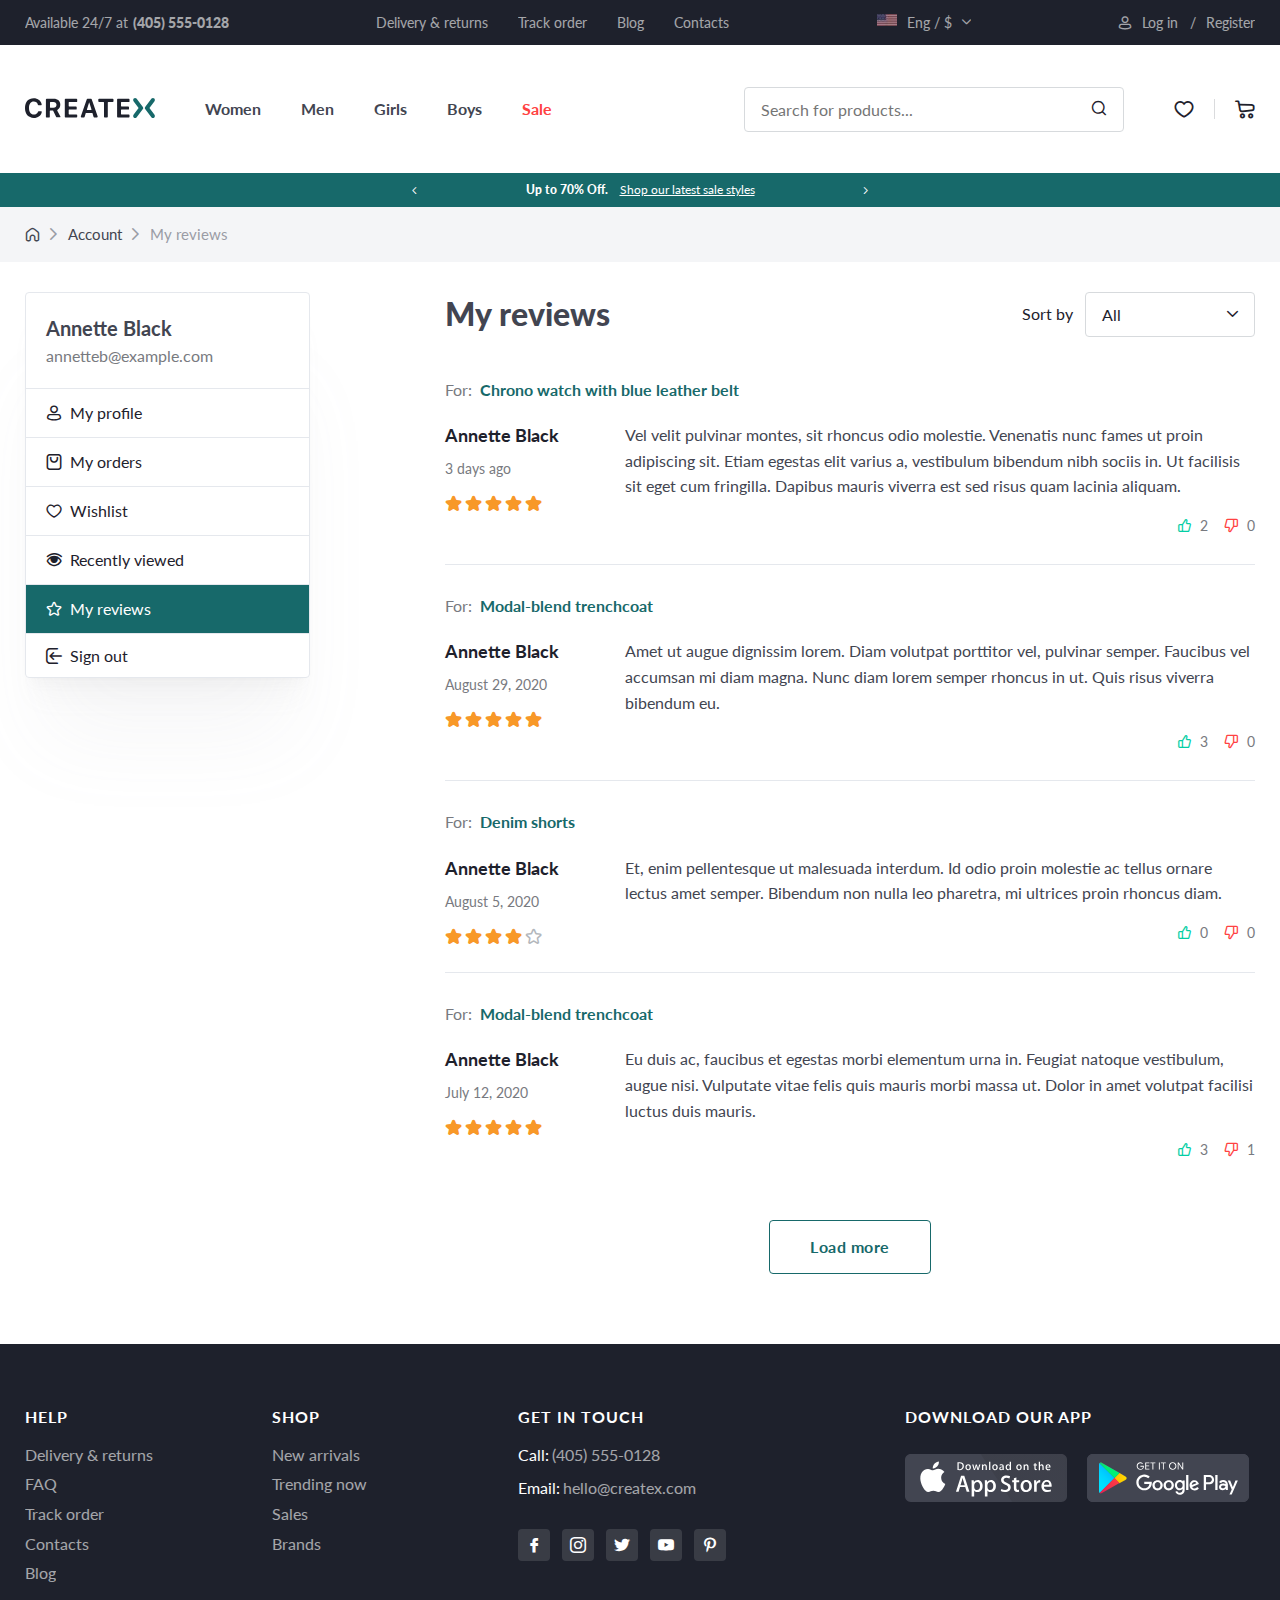
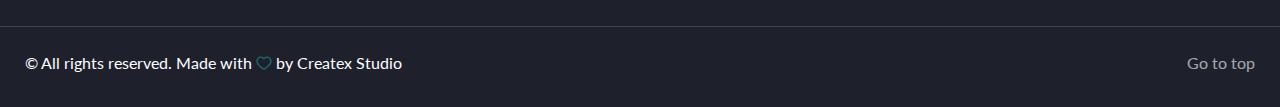
<file: reviews.html>
<!DOCTYPE html>
<html lang="ru">

<head>
	<title>Главная</title>
	<meta charset="UTF-8" />
	<meta name="format-detection" content="telephone=no" />
	<!-- <style>body{opacity: 0;}</style> -->
	<link rel="stylesheet" href="css/style.css?_v=20230702001403" />
	<link rel="shortcut icon" href="favicon.ico" />
	<!-- <meta name="robots" content="noindex, nofollow"> -->
	<meta name="viewport" content="width=device-width, initial-scale=1.0" />
</head>

<body>
	<div class="wrapper">
		<header class="header">
			<div class="header__top top-header">
				<div class="top-header__container">
					<div class="top-header__phone">
						<p class="top-header__text">Available 24/7 at</p>
						<a href="tel:4055550128" class="top-header__number">(405) 555-0128</a>
					</div>
					<nav class="top-header__menu">
						<ul data-da=".menu-header__list,992," class="top-header__list">
							<li class="top-header__item">
								<a href="dilivery.html">Delivery & returns</a>
							</li>
							<li class="top-header__item">
								<a href="track-order.html">Track order</a>
							</li>
							<li class="top-header__item"><a href="blog.html">Blog</a></li>
							<li class="top-header__item"><a href="contacts.html">Contacts</a></li>
						</ul>
					</nav>
					<div class="top-header__language">
						<div data-da=".menu-header__list,400," data-select class="top-header__select select-header">
							<button data-select-button type="button" class="select-header__button _icon-small-arrow">
								<p>Eng / $</p>
								<div class="top-header__image">
									<picture><source srcset="img/header/flag-usa.webp" type="image/webp"><img src="img/header/flag-usa.jpg" alt="flag" /></picture>
								</div>
							</button>
							<ul class="select-header__list">
								<li class="select-header__item" data-value="cleaner">
									<p>Eng / $</p>
									<div class="top-header__image">
										<picture><source srcset="img/header/flag-usa.webp" type="image/webp"><img src="img/header/flag-usa.jpg" alt="flag" /></picture>
									</div>
								</li>
								<li class="select-header__item" data-value="ru">
									<p>RU, ₽</p>
									<div class="top-header__image">
										<picture><source srcset="img/header/russia-flag.webp" type="image/webp"><img src="img/header/russia-flag.png" alt="flag" /></picture>
									</div>
								</li>
							</ul>
							<input data-select-input type="text" class="select-header__input select-form__input_hidden" value="" />
						</div>
					</div>
					<div class="top-header__join _icon-user">
						<button data-popup="#log-in" type="button" class="top-header__log-in">
							<p>Log in</p>
							&nbsp; /
						</button>
						<button data-popup="#sign-up" type="button" class="top-header__register">
							Register
						</button>
					</div>
				</div>
			</div>
			<div class="header__body body-header">
				<div class="body-header__container">
					<a href="index.html" class="body-header__image">
						<img src="img/header/logo.svg" alt="logo" />
					</a>
					<nav class="body-header__menu menu-header">
						<ul class="menu-header__list">
							<li data-menu-id="1" class="menu-header__item">
								<button type="button" class="menu-header__button">Women</button>
							</li>
							<li data-menu-id="2" class="menu-header__item">
								<button type="button" class="menu-header__button">Men</button>
							</li>
							<li data-menu-id="3" class="menu-header__item">
								<button type="button" class="menu-header__button">Girls</button>
							</li>
							<li data-menu-id="4" class="menu-header__item">
								<button type="button" class="menu-header__button">Boys</button>
							</li>
							<li data-menu-id="5" class="menu-header__item menu-header__item_sale">
								<button type="button" class="menu-header__button">Sale</button>
							</li>
						</ul>
						<div data-submenu="1" class="menu-header__submenu submenu-header">
							<button class="submenu-header__close _icon-arrow">Back</button>
							<div class="submenu-header__container">
								<div class="submenu-header__content">
									<div class="submenu-header__nav nav-submenu">
										<ul class="nav-submenu__list">
											<li class="nav-submenu__item">
												<a href="catalog.html">New collection</a>
											</li>
											<li class="nav-submenu__item">
												<a href="catalog.html">Best Sellers</a>
											</li>
											<li class="nav-submenu__item">
												<a href="catalog.html">Plus Size</a>
											</li>
											<li class="nav-submenu__item nav-submenu__item_sale">
												<a href="catalog.html">Sale up to 70%</a>
											</li>
										</ul>
									</div>
									<div data-spollers="992,max" class="submenu-header__body">
										<div class="submenu-header__clothes">
											<a href="catalog.html" class="submenu-header__title">CLOTHES</a>
											<button data-spoller class="submenu-header__arrow _icon-small-arrow"></button>
											<div class="submenu-header__category">
												<ul class="submenu-header__list">
													<li class="submenu-header__item">
														<a href="catalog.html">Coats</a>
													</li>
													<li class="submenu-header__item">
														<a href="catalog.html">Jackets</a>
													</li>
													<li class="submenu-header__item">
														<a href="catalog.html">Suits</a>
													</li>
													<li class="submenu-header__item">
														<a href="catalog.html">Dresses </a>
													</li>
													<li class="submenu-header__item">
														<a href="catalog.html">Cardigans & sweaters</a>
													</li>
													<li class="submenu-header__item">
														<a href="catalog.html">Sweatshirts & hoodies</a>
													</li>
													<li class="submenu-header__item">
														<a href="catalog.html">T-shirts & tops</a>
													</li>
													<li class="submenu-header__item">
														<a href="catalog.html">Pants</a>
													</li>
													<li class="submenu-header__item">
														<a href="catalog.html">Jeans</a>
													</li>
													<li class="submenu-header__item">
														<a href="catalog.html">Shorts</a>
													</li>
													<li class="submenu-header__item">
														<a href="catalog.html">Skirts</a>
													</li>
													<li class="submenu-header__item">
														<a href="catalog.html">Lingerie & nightwear</a>
													</li>
													<li class="submenu-header__item">
														<a href="catalog.html">Sportswear</a>
													</li>
													<li class="submenu-header__item">
														<a href="catalog.html">Swimwear</a>
													</li>
												</ul>
											</div>
										</div>
									</div>
									<div data-spollers="992,max" class="submenu-header__body">
										<div class="submenu-header__clothes">
											<a href="catalog.html" class="submenu-header__title">SHOES</a>
											<button data-spoller class="submenu-header__arrow _icon-small-arrow"></button>
											<div class="submenu-header__category">
												<ul class="submenu-header__list">
													<li class="submenu-header__item">
														<a href="catalog.html">Boots</a>
													</li>
													<li class="submenu-header__item">
														<a href="catalog.html">Flat shoes</a>
													</li>
													<li class="submenu-header__item">
														<a href="catalog.html">Heels</a>
													</li>
													<li class="submenu-header__item">
														<a href="catalog.html">Sandals </a>
													</li>
													<li class="submenu-header__item">
														<a href="catalog.html">Mules</a>
													</li>
													<li class="submenu-header__item">
														<a href="catalog.html">Sliders</a>
													</li>
													<li class="submenu-header__item">
														<a href="catalog.html">Slippers</a>
													</li>
													<li class="submenu-header__item">
														<a href="catalog.html">Sneakers</a>
													</li>
													<li class="submenu-header__item">
														<a href="#">Leather</a>
													</li>
												</ul>
											</div>
										</div>
									</div>
									<div data-spollers="992,max" class="submenu-header__body">
										<div class="submenu-header__clothes">
											<a href="catalog.html" class="submenu-header__title">ACCESSORIES</a>
											<button data-spoller class="submenu-header__arrow _icon-small-arrow"></button>
											<div class="submenu-header__category">
												<ul class="submenu-header__list">
													<li class="submenu-header__item">
														<a href="catalog.html">Bags & bagpacks</a>
													</li>
													<li class="submenu-header__item">
														<a href="catalog.html">Hats & scarves</a>
													</li>
													<li class="submenu-header__item">
														<a href="catalog.html">Hair accessories</a>
													</li>
													<li class="submenu-header__item">
														<a href="catalog.html">Belts </a>
													</li>
													<li class="submenu-header__item">
														<a href="catalog.html">Jewellery</a>
													</li>
													<li class="submenu-header__item">
														<a href="catalog.html">Watches</a>
													</li>
													<li class="submenu-header__item">
														<a href="catalog.html">Sunglasses</a>
													</li>
													<li class="submenu-header__item">
														<a href="catalog.html">Purses</a>
													</li>
													<li class="submenu-header__item">
														<a href="catalog.html">Gloves</a>
													</li>
													<li class="submenu-header__item">
														<a href="catalog.html">Socks & tights</a>
													</li>
												</ul>
											</div>
										</div>
									</div>
								</div>
								<div class="submenu-header__offers offers-submenu">
									<div class="offers-submenu__image offers-submenu__image-ibg">
										<picture><source srcset="img/header/back-to-school.webp" type="image/webp"><img src="img/header/back-to-school.jpg" alt="back-to-school" /></picture>
									</div>
									<h4 class="offers-submenu__title">
										Back to school. Sale up to 50%
									</h4>
									<a href="" class="offers-submenu__button _button-border _icon-arrow">See offers</a>
								</div>
							</div>
						</div>
						<div data-submenu="2" class="menu-header__submenu submenu-header">
							<button class="submenu-header__close _icon-arrow">Back</button>
							<div class="submenu-header__container">
								<div class="submenu-header__content">
									<div class="submenu-header__nav nav-submenu">
										<ul class="nav-submenu__list">
											<li class="nav-submenu__item">
												<a href="catalog.html">New collection</a>
											</li>
											<li class="nav-submenu__item">
												<a href="catalog.html">Best Sellers</a>
											</li>
											<li class="nav-submenu__item">
												<a href="catalog.html">Plus Size</a>
											</li>
											<li class="nav-submenu__item nav-submenu__item_sale">
												<a href="catalog.html">Sale up to 70%</a>
											</li>
										</ul>
									</div>

									<div data-spollers="992,max" class="submenu-header__body">
										<div class="submenu-header__clothes">
											<a href="catalog.html" class="submenu-header__title">SHOES</a>
											<button data-spoller class="submenu-header__arrow _icon-small-arrow"></button>
											<div class="submenu-header__category">
												<ul class="submenu-header__list">
													<li class="submenu-header__item">
														<a href="catalog.html">Boots</a>
													</li>
													<li class="submenu-header__item">
														<a href="catalog.html">Flat shoes</a>
													</li>
													<li class="submenu-header__item">
														<a href="catalog.html">Heels</a>
													</li>
													<li class="submenu-header__item">
														<a href="catalog.html">Sandals </a>
													</li>
													<li class="submenu-header__item">
														<a href="catalog.html">Mules</a>
													</li>
													<li class="submenu-header__item">
														<a href="catalog.html">Sliders</a>
													</li>
													<li class="submenu-header__item">
														<a href="catalog.html">Slippers</a>
													</li>
													<li class="submenu-header__item">
														<a href="catalog.html">Sneakers</a>
													</li>
													<li class="submenu-header__item">
														<a href="catalog.html">Leather</a>
													</li>
												</ul>
											</div>
										</div>
									</div>
									<div data-spollers="992,max" class="submenu-header__body">
										<div class="submenu-header__clothes">
											<a href="catalog.html" class="submenu-header__title">ACCESSORIES</a>
											<button data-spoller class="submenu-header__arrow _icon-small-arrow"></button>
											<div class="submenu-header__category">
												<ul class="submenu-header__list">
													<li class="submenu-header__item">
														<a href="catalog.html">Bags & bagpacks</a>
													</li>
													<li class="submenu-header__item">
														<a href="catalog.html">Hats & scarves</a>
													</li>
													<li class="submenu-header__item">
														<a href="catalog.html">Hair accessories</a>
													</li>
													<li class="submenu-header__item">
														<a href="catalog.html">Belts </a>
													</li>
													<li class="submenu-header__item">
														<a href="catalog.html">Jewellery</a>
													</li>
													<li class="submenu-header__item">
														<a href="catalog.html">Watches</a>
													</li>
													<li class="submenu-header__item">
														<a href="catalog.html">Sunglasses</a>
													</li>
													<li class="submenu-header__item">
														<a href="catalog.html">Purses</a>
													</li>
													<li class="submenu-header__item">
														<a href="catalog.html">Gloves</a>
													</li>
													<li class="submenu-header__item">
														<a href="catalog.html">Socks & tights</a>
													</li>
												</ul>
											</div>
										</div>
									</div>
								</div>
								<div class="submenu-header__offers offers-submenu">
									<div class="offers-submenu__image offers-submenu__image-ibg">
										<picture><source srcset="img/header/back-to-school.webp" type="image/webp"><img src="img/header/back-to-school.jpg" alt="back-to-school" /></picture>
									</div>
									<h4 class="offers-submenu__title">
										Back to school. Sale up to 50%
									</h4>
									<a href="" class="offers-submenu__button _button-border _icon-arrow">See offers</a>
								</div>
							</div>
						</div>
						<div data-submenu="3" class="menu-header__submenu submenu-header">
							<button class="submenu-header__close _icon-arrow">Back</button>
							<div class="submenu-header__container">
								<div class="submenu-header__content">
									<div class="submenu-header__nav nav-submenu">
										<ul class="nav-submenu__list">
											<li class="nav-submenu__item">
												<a href="catalog.html">New collection</a>
											</li>
											<li class="nav-submenu__item">
												<a href="catalog.html">Best Sellers</a>
											</li>
											<li class="nav-submenu__item">
												<a href="catalog.html">Plus Size</a>
											</li>
											<li class="nav-submenu__item nav-submenu__item_sale">
												<a href="catalog.html">Sale up to 70%</a>
											</li>
										</ul>
									</div>
									<div data-spollers="992,max" class="submenu-header__body">
										<div class="submenu-header__clothes">
											<a href="catalog.html" class="submenu-header__title">CLOTHES</a>
											<button data-spoller class="submenu-header__arrow _icon-small-arrow"></button>
											<div class="submenu-header__category">
												<ul class="submenu-header__list">
													<li class="submenu-header__item">
														<a href="catalog.html">Coats</a>
													</li>
													<li class="submenu-header__item">
														<a href="catalog.html">Jackets</a>
													</li>
													<li class="submenu-header__item">
														<a href="catalog.html">Suits</a>
													</li>
													<li class="submenu-header__item">
														<a href="catalog.html">Dresses </a>
													</li>
													<li class="submenu-header__item">
														<a href="catalog.html">Cardigans & sweaters</a>
													</li>
													<li class="submenu-header__item">
														<a href="catalog.html">Sweatshirts & hoodies</a>
													</li>
													<li class="submenu-header__item">
														<a href="catalog.html">T-shirts & tops</a>
													</li>
													<li class="submenu-header__item">
														<a href="catalog.html">Pants</a>
													</li>
													<li class="submenu-header__item">
														<a href="catalog.html">Jeans</a>
													</li>
													<li class="submenu-header__item">
														<a href="catalog.html">Shorts</a>
													</li>
													<li class="submenu-header__item">
														<a href="catalog.html">Skirts</a>
													</li>
													<li class="submenu-header__item">
														<a href="catalog.html">Lingerie & nightwear</a>
													</li>
													<li class="submenu-header__item">
														<a href="catalog.html">Sportswear</a>
													</li>
													<li class="submenu-header__item">
														<a href="catalog.html">Swimwear</a>
													</li>
												</ul>
											</div>
										</div>
									</div>

									<div data-spollers="992,max" class="submenu-header__body">
										<div class="submenu-header__clothes">
											<a href="catalog.html" class="submenu-header__title">ACCESSORIES</a>
											<button data-spoller class="submenu-header__arrow _icon-small-arrow"></button>
											<div class="submenu-header__category">
												<ul class="submenu-header__list">
													<li class="submenu-header__item">
														<a href="catalog.html">Bags & bagpacks</a>
													</li>
													<li class="submenu-header__item">
														<a href="catalog.html">Hats & scarves</a>
													</li>
													<li class="submenu-header__item">
														<a href="catalog.html">Hair accessories</a>
													</li>
													<li class="submenu-header__item">
														<a href="catalog.html">Belts </a>
													</li>
													<li class="submenu-header__item">
														<a href="catalog.html">Jewellery</a>
													</li>
													<li class="submenu-header__item">
														<a href="catalog.html">Watches</a>
													</li>
													<li class="submenu-header__item">
														<a href="catalog.html">Sunglasses</a>
													</li>
													<li class="submenu-header__item">
														<a href="catalog.html">Purses</a>
													</li>
													<li class="submenu-header__item">
														<a href="catalog.html">Gloves</a>
													</li>
													<li class="submenu-header__item">
														<a href="catalog.html">Socks & tights</a>
													</li>
												</ul>
											</div>
										</div>
									</div>
								</div>
								<div class="submenu-header__offers offers-submenu">
									<div class="offers-submenu__image offers-submenu__image-ibg">
										<picture><source srcset="img/header/back-to-school.webp" type="image/webp"><img src="img/header/back-to-school.jpg" alt="back-to-school" /></picture>
									</div>
									<h4 class="offers-submenu__title">
										Back to school. Sale up to 50%
									</h4>
									<a href="" class="offers-submenu__button _button-border _icon-arrow">See offers</a>
								</div>
							</div>
						</div>
						<div data-submenu="4" class="menu-header__submenu submenu-header">
							<button class="submenu-header__close _icon-arrow">Back</button>
							<div class="submenu-header__container">
								<div class="submenu-header__content">
									<div class="submenu-header__nav nav-submenu">
										<ul class="nav-submenu__list">
											<li class="nav-submenu__item">
												<a href="catalog.html">New collection</a>
											</li>
											<li class="nav-submenu__item">
												<a href="catalog.html">Best Sellers</a>
											</li>
											<li class="nav-submenu__item">
												<a href="catalog.html">Plus Size</a>
											</li>
											<li class="nav-submenu__item nav-submenu__item_sale">
												<a href="catalog.html">Sale up to 70%</a>
											</li>
										</ul>
									</div>
									<div data-spollers="992,max" class="submenu-header__body">
										<div class="submenu-header__clothes">
											<a href="catalog.html" class="submenu-header__title">CLOTHES</a>
											<button data-spoller class="submenu-header__arrow _icon-small-arrow"></button>
											<div class="submenu-header__category">
												<ul class="submenu-header__list">
													<li class="submenu-header__item">
														<a href="catalog.html">Coats</a>
													</li>
													<li class="submenu-header__item">
														<a href="catalog.html">Jackets</a>
													</li>
													<li class="submenu-header__item">
														<a href="catalog.html">Suits</a>
													</li>
													<li class="submenu-header__item">
														<a href="catalog.html">Dresses </a>
													</li>
													<li class="submenu-header__item">
														<a href="catalog.html">Cardigans & sweaters</a>
													</li>
													<li class="submenu-header__item">
														<a href="catalog.html">Sweatshirts & hoodies</a>
													</li>
													<li class="submenu-header__item">
														<a href="catalog.html">T-shirts & tops</a>
													</li>
													<li class="submenu-header__item">
														<a href="catalog.html">Pants</a>
													</li>
													<li class="submenu-header__item">
														<a href="catalog.html">Jeans</a>
													</li>
													<li class="submenu-header__item">
														<a href="catalog.html">Shorts</a>
													</li>
													<li class="submenu-header__item">
														<a href="catalog.html">Skirts</a>
													</li>
													<li class="submenu-header__item">
														<a href="catalog.html">Lingerie & nightwear</a>
													</li>
													<li class="submenu-header__item">
														<a href="catalog.html">Sportswear</a>
													</li>
													<li class="submenu-header__item">
														<a href="catalog.html">Swimwear</a>
													</li>
												</ul>
											</div>
										</div>
									</div>
									<div data-spollers="992,max" class="submenu-header__body">
										<div class="submenu-header__clothes">
											<a href="catalog.html" class="submenu-header__title">SHOES</a>
											<button data-spoller class="submenu-header__arrow _icon-small-arrow"></button>
											<div class="submenu-header__category">
												<ul class="submenu-header__list">
													<li class="submenu-header__item">
														<a href="catalog.html">Boots</a>
													</li>
													<li class="submenu-header__item">
														<a href="catalog.html">Flat shoes</a>
													</li>
													<li class="submenu-header__item">
														<a href="catalog.html">Heels</a>
													</li>
													<li class="submenu-header__item">
														<a href="catalog.html">Sandals </a>
													</li>
													<li class="submenu-header__item">
														<a href="catalog.html">Mules</a>
													</li>
													<li class="submenu-header__item">
														<a href="catalog.html">Sliders</a>
													</li>
													<li class="submenu-header__item">
														<a href="catalog.html">Slippers</a>
													</li>
													<li class="submenu-header__item">
														<a href="catalog.html">Sneakers</a>
													</li>
													<li class="submenu-header__item">
														<a href="catalog.html">Leather</a>
													</li>
												</ul>
											</div>
										</div>
									</div>
								</div>
								<div class="submenu-header__offers offers-submenu">
									<div class="offers-submenu__image offers-submenu__image-ibg">
										<picture><source srcset="img/header/back-to-school.webp" type="image/webp"><img src="img/header/back-to-school.jpg" alt="back-to-school" /></picture>
									</div>
									<h4 class="offers-submenu__title">
										Back to school. Sale up to 50%
									</h4>
									<a href="" class="offers-submenu__button _button-border _icon-arrow">See offers</a>
								</div>
							</div>
						</div>
						<div data-submenu="5" class="menu-header__submenu submenu-header">
							<button class="submenu-header__close _icon-arrow">Back</button>
							<div class="submenu-header__container">
								<div class="submenu-header__content">
									<div class="submenu-header__nav nav-submenu">
										<ul class="nav-submenu__list">
											<li class="nav-submenu__item">
												<a href="catalog.html">New collection</a>
											</li>
											<li class="nav-submenu__item">
												<a href="catalog.html">Best Sellers</a>
											</li>
											<li class="nav-submenu__item">
												<a href="catalog.html">Plus Size</a>
											</li>
											<li class="nav-submenu__item nav-submenu__item_sale">
												<a href="catalog.html">Sale up to 70%</a>
											</li>
										</ul>
									</div>

									<div data-spollers="992,max" class="submenu-header__body">
										<div class="submenu-header__clothes">
											<a href="catalog.html" class="submenu-header__title">ACCESSORIES</a>
											<button data-spoller class="submenu-header__arrow _icon-small-arrow"></button>
											<div class="submenu-header__category">
												<ul class="submenu-header__list">
													<li class="submenu-header__item">
														<a href="catalog.html">Bags & bagpacks</a>
													</li>
													<li class="submenu-header__item">
														<a href="catalog.html">Hats & scarves</a>
													</li>
													<li class="submenu-header__item">
														<a href="catalog.html">Hair accessories</a>
													</li>
													<li class="submenu-header__item">
														<a href="catalog.html">Belts </a>
													</li>
													<li class="submenu-header__item">
														<a href="catalog.html">Jewellery</a>
													</li>
													<li class="submenu-header__item">
														<a href="catalog.html">Watches</a>
													</li>
													<li class="submenu-header__item">
														<a href="catalog.html">Sunglasses</a>
													</li>
													<li class="submenu-header__item">
														<a href="catalog.html">Purses</a>
													</li>
													<li class="submenu-header__item">
														<a href="catalog.html">Gloves</a>
													</li>
													<li class="submenu-header__item">
														<a href="catalog.html">Socks & tights</a>
													</li>
												</ul>
											</div>
										</div>
									</div>
								</div>
								<div class="submenu-header__offers offers-submenu">
									<div class="offers-submenu__image offers-submenu__image-ibg">
										<picture><source srcset="img/header/back-to-school.webp" type="image/webp"><img src="img/header/back-to-school.jpg" alt="back-to-school" /></picture>
									</div>
									<h4 class="offers-submenu__title">
										Back to school. Sale up to 50%
									</h4>
									<a href="" class="offers-submenu__button _button-border _icon-arrow">See offers</a>
								</div>
							</div>
						</div>
					</nav>
					<div class="body-header__search search-header">
						<button type="button" class="search-header__icon _icon-search"></button>
						<form action="#" class="search-header__form _icon-search">
							<input autocomplete="off" type="text" name="form[]" data-error="Ошибка" placeholder="Search for products..." class="search-header__input" />
						</form>
					</div>
					<div class="body-header__purchase purchase">
						<a href="wishlist.html" type="button" class="purchase__favourite _icon-favourite"></a>
						<button type="button" class="purchase__cart cart-purchase _icon-cart"></button>
					</div>
					<div class="icon-menu"><span></span></div>
				</div>
			</div>
			<div class="header__promo promo-header">
				<div class="promo-header__container">
					<div class="promo-header__slider swiper">
						<div class="promo-header__wrapper swiper-wrapper">
							<div class="promo-header__slide swiper-slide">
								<p>Up to 70% Off.</p>
								<a href="#">Shop our latest sale styles</a>
							</div>
							<div class="promo-header__slide swiper-slide">
								<p>Up to 70% Off.</p>
								<a href="#">Shop our latest sale styles</a>
							</div>
						</div>
						<button type="button" class="promo-header__button promo-header__button_prev _icon-small-arrow"></button>
						<button type="button" class="promo-header__button promo-header__button_next _icon-small-arrow"></button>
					</div>
				</div>
			</div>
		</header>
		<!-- <div class="cart-purchase__wrapper">
  <div class="cart-purchase__menu">
    <h3 class="cart-purchase__title">Your cart (<span>0</span>)</h3>
    <div class="cart-purchase__close _icon-close"></div>
    <div class="cart-purchase__body body-cart"></div>
    <div class="cart-purchase__bottom bottom-cart">
      <div class="bottom-cart__text">
        <p class="bottom-cart__total">Subtotal:</p>
        <p class="bottom-cart__price">$0</p>
      </div>
      <a type="button" href="checkout.html" class="bottom-cart__button _button"
        >Checkout</a
      >
    </div>
  </div>
</div> -->

		<main class="page">
			<div class="page__top top-page">
				<div class="top-page__container">
					<nav class="top-page__breadcrumbs breadcrumbs">
						<ul class="breadcrumbs__list">
							<li class="breadcrumbs__item">
								<a class="_icon-home" href="index.html"></a>
							</li>
							<li class="breadcrumbs__item">
								<a href="#">Account</a>
							</li>
							<li class="breadcrumbs__item">
								<a href="#">My reviews </a>
							</li>
						</ul>
					</nav>
				</div>
			</div>
			<section class="page__my-reviews my-reviews">
				<div class="my-reviews__container">
					<div class="my-reviews__content">
						<asisde class="my-reviews__menu menu-reviews">
							<div class="menu-reviews__user user-menu">
								<h2 class="user-menu__title">Annette Black</h2>
								<p class="user-menu__text">annetteb@example.com</p>
							</div>
							<nav class="menu-wishlist__nav">
								<ul class="menu-wishlist__list">
									<li class="menu-wishlist__item">
										<a href="profile.html" class="_icon-user">My profile</a>
									</li>
									<li class="menu-wishlist__item">
										<a href="orders.html" class="_icon-bag">My orders</a>
									</li>
									<li id="wishlist" class="menu-wishlist__item">
										<a href="wishlist.html" class="_icon-favourite">Wishlist</a>
									</li>
									<li class="menu-wishlist__item">
										<a href="recently-viewed.html" class="_icon-eyes">Recently viewed</a>
									</li>
									<li class="menu-wishlist__item menu-wishlist__item_active">
										<a href="reviews.html" class="_icon-star">My reviews</a>
									</li>
									<li class="menu-wishlist__item">
										<button type="button" class="_icon-sign-out">
											Sign out
										</button>
									</li>
								</ul>
							</nav>
						</asisde>
						<div class="my-reviews__body">
							<div class="my-reviews_top top-reviews">
								<h1 class="top-reviews__title">My reviews</h1>
								<div class="top-reviews__item">
									<h3 class="top-reviews__sort">Sort by</h3>
									<div data-select="" class="top-reviews__select select-reviews">
										<button type="button" data-select-button="" class="select-reviews__button _icon-small-arrow">
											All
										</button>
										<ul class="select-reviews__list">
											<li class="select-reviews__item" data-value="newest">
												newest
											</li>
											<li class="select-reviews__item" data-value="oldest">
												oldest
											</li>
											<li class="select-reviews__item" data-value="popularity">
												popularity
											</li>
										</ul>
										<input data-select-input type="text" class="select-reviews__input select-form__input_hidden" value="All" />
									</div>
								</div>
							</div>
							<div class="my-reviews__rewiews reviews-content">
								<div class="reviews-content__item">
									<div class="reviews-content__for for-review">
										<p class="for-review__text">For:</p>
										<a href="product.html" class="for-review__link">Chrono watch with blue leather belt</a>
									</div>
									<div class="reviews-content__body">
										<div class="content-reviews__data data-reviews">
											<div class="data-reviews__name">Annette Black</div>
											<div class="data-reviews__date">3 days ago</div>
											<div class="data-reviews__rating">
												<div class="statistic-reviews__rating rating-card">
													<div class="rating-card__body">
														<div class="rating-card__items">
															<div class="rating-card__item _icon-rating-star"></div>
															<div class="rating-card__item _icon-rating-star"></div>
															<div class="rating-card__item _icon-rating-star"></div>
															<div class="rating-card__item _icon-rating-star"></div>
															<div class="rating-card__item _icon-rating-star"></div>
														</div>
													</div>
												</div>
											</div>
										</div>
										<div class="content-reviews__content">
											<p class="reviews-content__text">
												Vel velit pulvinar montes, sit rhoncus odio molestie.
												Venenatis nunc fames ut proin adipiscing sit. Etiam
												egestas elit varius a, vestibulum bibendum nibh sociis
												in. Ut facilisis sit eget cum fringilla. Dapibus
												mauris viverra est sed risus quam lacinia aliquam.
											</p>
											<div class="reviews-content__actions">
												<div class="reviews-content__grades">
													<div class="reviews-content__grade reviews-content__like _icon-like">
														2
													</div>
													<div class="reviews-content__grade reviews-content__dislike _icon-dislike">
														0
													</div>
												</div>
											</div>
										</div>
									</div>
								</div>
								<div class="reviews-content__item">
									<div class="reviews-content__for for-review">
										<p class="for-review__text">For:</p>
										<a href="product.html" class="for-review__link">Modal-blend trenchcoat</a>
									</div>
									<div class="reviews-content__body">
										<div class="content-reviews__data data-reviews">
											<div class="data-reviews__name">Annette Black</div>
											<div class="data-reviews__date">August 29, 2020</div>
											<div class="data-reviews__rating">
												<div class="statistic-reviews__rating rating-card">
													<div class="rating-card__body">
														<div class="rating-card__items">
															<div class="rating-card__item _icon-rating-star"></div>
															<div class="rating-card__item _icon-rating-star"></div>
															<div class="rating-card__item _icon-rating-star"></div>
															<div class="rating-card__item _icon-rating-star"></div>
															<div class="rating-card__item _icon-rating-star"></div>
														</div>
													</div>
												</div>
											</div>
										</div>
										<div class="content-reviews__content">
											<p class="reviews-content__text">
												Amet ut augue dignissim lorem. Diam volutpat porttitor
												vel, pulvinar semper. Faucibus vel accumsan mi diam
												magna. Nunc diam lorem semper rhoncus in ut. Quis
												risus viverra bibendum eu.
											</p>
											<div class="reviews-content__actions">
												<div class="reviews-content__grades">
													<div class="reviews-content__grade reviews-content__like _icon-like">
														3
													</div>
													<div class="reviews-content__grade reviews-content__dislike _icon-dislike">
														0
													</div>
												</div>
											</div>
										</div>
									</div>
								</div>
								<div class="reviews-content__item">
									<div class="reviews-content__for for-review">
										<p class="for-review__text">For:</p>
										<a href="product.html" class="for-review__link">Denim shorts</a>
									</div>
									<div class="reviews-content__body">
										<div class="content-reviews__data data-reviews">
											<div class="data-reviews__name">Annette Black</div>
											<div class="data-reviews__date">August 5, 2020</div>
											<div class="data-reviews__rating">
												<div class="statistic-reviews__rating rating-card">
													<div class="rating-card__body">
														<div class="rating-card__items">
															<div class="rating-card__item _icon-rating-star"></div>
															<div class="rating-card__item _icon-rating-star"></div>
															<div class="rating-card__item _icon-rating-star"></div>
															<div class="rating-card__item _icon-rating-star"></div>
															<div class="rating-card__item _icon-rating-star-transp"></div>
														</div>
													</div>
												</div>
											</div>
										</div>
										<div class="content-reviews__content">
											<p class="reviews-content__text">
												Et, enim pellentesque ut malesuada interdum. Id odio
												proin molestie ac tellus ornare lectus amet semper.
												Bibendum non nulla leo pharetra, mi ultrices proin
												rhoncus diam.
											</p>
											<div class="reviews-content__actions">
												<div class="reviews-content__grades">
													<div class="reviews-content__grade reviews-content__like _icon-like">
														0
													</div>
													<div class="reviews-content__grade reviews-content__dislike _icon-dislike">
														0
													</div>
												</div>
											</div>
										</div>
									</div>
								</div>
								<div class="reviews-content__item">
									<div class="reviews-content__for for-review">
										<p class="for-review__text">For:</p>
										<a href="product.html" class="for-review__link">Modal-blend trenchcoat</a>
									</div>
									<div class="reviews-content__body">
										<div class="content-reviews__data data-reviews">
											<div class="data-reviews__name">Annette Black</div>
											<div class="data-reviews__date">July 12, 2020</div>
											<div class="data-reviews__rating">
												<div class="statistic-reviews__rating rating-card">
													<div class="rating-card__body">
														<div class="rating-card__items">
															<div class="rating-card__item _icon-rating-star"></div>
															<div class="rating-card__item _icon-rating-star"></div>
															<div class="rating-card__item _icon-rating-star"></div>
															<div class="rating-card__item _icon-rating-star"></div>
															<div class="rating-card__item _icon-rating-star"></div>
														</div>
													</div>
												</div>
											</div>
										</div>
										<div class="content-reviews__content">
											<p class="reviews-content__text">
												Eu duis ac, faucibus et egestas morbi elementum urna
												in. Feugiat natoque vestibulum, augue nisi. Vulputate
												vitae felis quis mauris morbi massa ut. Dolor in amet
												volutpat facilisi luctus duis mauris.
											</p>
											<div class="reviews-content__actions">
												<div class="reviews-content__grades">
													<div class="reviews-content__grade reviews-content__like _icon-like">
														3
													</div>
													<div class="reviews-content__grade reviews-content__dislike _icon-dislike">
														1
													</div>
												</div>
											</div>
										</div>
									</div>
								</div>
							</div>
							<div class="my-reviews__button">
								<button type="button" class="my-reviews__more _button-border">
									Load more
								</button>
							</div>
						</div>
					</div>
				</div>
			</section>
		</main>
		<footer class="footer">
			<div class="footer__body body-footer">
				<div class="body-footer__top">
					<div class="body-footer__container">
						<div class="body-footer__content content-footer">
							<div data-spollers="550,max," class="content-footer__column">
								<button data-spoller class="content-footer__title _icon-small-arrow">
									HELP
								</button>
								<ul class="content-footer__list">
									<li class="content-footer__item">
										<a href="#">Delivery & returns</a>
									</li>
									<li class="content-footer__item">
										<a href="FAQ.html">FAQ</a>
									</li>
									<li class="content-footer__item">
										<a href="track-order.html">Track order</a>
									</li>
									<li class="content-footer__item">
										<a href="contacts.html">Contacts</a>
									</li>
									<li class="content-footer__item">
										<a href="blog.html">Blog</a>
									</li>
								</ul>
							</div>
							<div data-spollers="550,max," class="content-footer__column">
								<button data-spoller class="content-footer__title _icon-small-arrow">
									Shop
								</button>
								<ul class="content-footer__list">
									<li class="content-footer__item">
										<a href="#">New arrivals</a>
									</li>
									<li class="content-footer__item">
										<a href="#">Trending now</a>
									</li>
									<li class="content-footer__item"><a href="#">Sales</a></li>
									<li class="content-footer__item"><a href="#">Brands</a></li>
								</ul>
							</div>
							<div class="content-footer__column">
								<h4 class="content-footer__title">Get in touch</h4>
								<ul class="content-footer__list">
									<li class="content-footer__item">
										<p>Call:</p>
										<a href="tel:4055550128">(405) 555-0128</a>
									</li>
									<li class="content-footer__item">
										<p>Email:</p>
										<span>hello@createx.com</span>
									</li>
								</ul>
								<div class="content-footer__links">
									<a href="#" class="content-footer__link _icon-facebook"></a>
									<a href="#" class="content-footer__link _icon-instagram"></a>
									<a href="#" class="content-footer__link _icon-twitter"></a>
									<a href="#" class="content-footer__link _icon-youtube"></a>
									<a href="#" class="content-footer__link _icon-pinterest"></a>
								</div>
							</div>
						</div>
						<div class="content-footer__download download-footer">
							<h6 class="download-footer__title">Download our app</h6>
							<div class="download-footer__images">
								<a href="#" class="download-footer__image">
									<img src="img/footer/app-store.svg" alt="app-store" />
								</a>
								<a href="#" class="download-footer__image">
									<img src="img/footer/google-play.svg" alt="google-play" />
								</a>
							</div>
						</div>
					</div>
				</div>
				<div class="body-footer__copy copy-footer">
					<div class="copy-footer__container">
						<p class="copy-footer__text">
							© All rights reserved. Made with
							<span class="_icon-favourite"></span> by Createx Studio
						</p>
						<button class="copy-footer__button">Go to top</button>
					</div>
				</div>
			</div>
		</footer>
	</div>
	<div id="log-in" aria-hidden="true" class="log-in">
		<div class="log-in__wrapper">
			<div class="popup__content log-in__content">
				<button data-close type="button" class="log-in__close _icon-close"></button>
				<div class="log-in__body body-log-in">
					<h3 class="body-log-in__title">Sign in</h3>
					<h6 class="body-log-in__subtitle">
						Sign in to your account using email and password provided during
						registration.
					</h6>
					<form action="" class="body-log-in__form form-log-in">
						<div class="form-log-in__item">
							<label for="email" class="form-log-in__label">Email</label>
							<input id="email" autocomplete="off" type="text" name="email" data-error="Ошибка" placeholder="Your working email" class="form-log-in__input" />
						</div>
						<div class="form-log-in__item form-log-in__item_password">
							<label for="password" class="form-log-in__label">Password</label>
							<input id="password" autocomplete="off" type="password" name="email" data-error="Ошибка" placeholder="" class="form-log-in__input" />
							<div class="form-log-in__eyes _icon-eyes"></div>
						</div>
						<div class="form-log-in__bottom">
							<div class="form-log-in__check checkbox">
								<input id="keep" autocomplete="off" type="checkbox" class="form-log-in__checkbox checkbox__input" />
								<label for="keep" class="form-log-in__label_check checkbox__label">Keep me signed in</label>
							</div>
							<button type="button" class="form-log-in__forgot">
								Forgot password?
							</button>
						</div>
						<button type="button" class="form-log-in__button _button">
							Sign up
						</button>
					</form>
					<div class="body-log-in__sign">
						<p class="body-log-in__text">Don't have an account?</p>
						<button type="button" data-popup="#sign-up" class="body-log-in__button">
							Sign up
						</button>
					</div>
				</div>
				<div class="log-in__with with-log-in">
					<h6 class="with-log-in__title">Or sign in with</h6>
					<div class="with-log-in__links">
						<div class="with-log-in__link _icon-facebook"></div>
						<div class="with-log-in__link _icon-google"></div>
						<div class="with-log-in__link _icon-twitter"></div>
						<div class="with-log-in__link _icon-linked-in"></div>
					</div>
				</div>
			</div>
		</div>
	</div>
	<div id="sign-up" aria-hidden="true" class="sign-up">
		<div class="sign-up__wrapper">
			<div class="popup__content sign-up__content">
				<button data-close type="button" class="sign-up__close _icon-close"></button>
				<div class="sign-up__body body-sign-up">
					<h3 class="body-sign-up__title">Sign up</h3>
					<h6 class="body-sign-up__subtitle">
						Registration takes less than a minute but gives you full control over
						your orders.
					</h6>
					<form action="" class="body-sign-up__form form-sign-up">
						<div class="form-sign-up__item">
							<label for="name" class="form-sign-up__label">Full Name</label>
							<input id="name" autocomplete="off" type="text" name="email" data-error="Ошибка" placeholder="Your full name" class="form-sign-up__input" />
						</div>
						<div class="form-log-in__item">
							<label for="email" class="form-sign-up__label">Email</label>
							<input id="email" autocomplete="off" type="text" name="email" data-error="Ошибка" placeholder="Your full name" class="form-sign-up__input" />
						</div>
						<div class="form-sign-up__item form-sign-up__item_password">
							<label for="password" class="form-sign-up__label">Password</label>
							<input id="password" autocomplete="off" type="password" name="email" data-error="Ошибка" placeholder="" class="form-sign-up__input" />
							<div class="form-sign-up__eyes _icon-eyes"></div>
						</div>
						<div class="form-sign-up__item form-sign-up__item_password">
							<label for="password-conf" class="form-sign-up__label">Confirm Password</label>
							<input id="password-conf" autocomplete="off" type="password" name="email" data-error="Ошибка" placeholder="" class="form-sign-up__input" />
							<div class="form-sign-up__eyes _icon-eyes"></div>
						</div>
						<div class="form-sign-up__bottom">
							<div class="form-sing-up__check checkbox">
								<input id="remember" autocomplete="off" type="checkbox" class="form-sign-up__checkbox checkbox__input" />
								<label for="remember" class="form-sign-up__label_check checkbox__label">Remember me</label>
							</div>
						</div>
						<button type="button" class="form-sign-up__button _button">
							Sign up
						</button>
					</form>
					<div class="body-sign-up__sign">
						<p class="body-sign-up__text">Already have an account?</p>
						<button data-popup="#log-in" type="button" class="body-sign-up__button">
							Sign in
						</button>
					</div>
				</div>
				<div class="sign-up__with with-sign-up">
					<h6 class="with-sign-up__title">Or sign in with</h6>
					<div class="with-sign-up__links">
						<div class="with-sign-up__link _icon-facebook"></div>
						<div class="with-sign-up__link _icon-google"></div>
						<div class="with-sign-up__link _icon-twitter"></div>
						<div class="with-sign-up__link _icon-linked-in"></div>
					</div>
				</div>
			</div>
		</div>
	</div>
	<div id="size-chart" aria-hidden="true" class="size-chart">
		<div class="size-chart__wrapper">
			<div class="popup__content size-chart__content">
				<button data-close type="button" class="size-chart__close _icon-close"></button>
				<div class="size-chart__body body-size-chart">
					<h3 class="body-size-chart__title">Size chart</h3>
					<div data-tabs class="body-size-chart__tabs tabs-size">
						<nav data-tabs-titles class="tabs-size__navigation">
							<button type="button" class="tabs-size__title _tab-active">
								Women
							</button>
							<button type="button" class="tabs-size__title">Men</button>
							<button type="button" class="tabs-size__title">Kids</button>
						</nav>
						<div data-tabs-body class="tabs-size__content">
							<div class="tabs-size__body body-size">
								<h3 class="body-size__title">Footwear</h3>
								<div class="body-size__content">
									<div class="body-size__row">
										<div class="body-size__item body-size__item_main">Europe</div>
										<div class="body-size__sizes">
											<div class="body-size__item">35</div>
											<div class="body-size__item">36</div>
											<div class="body-size__item">37</div>
											<div class="body-size__item">38</div>
											<div class="body-size__item">39</div>
											<div class="body-size__item">40</div>
											<div class="body-size__item">41</div>
											<div class="body-size__item">42</div>
										</div>
									</div>
									<div class="body-size__row">
										<div class="body-size__item body-size__item_main">USA</div>
										<div class="body-size__sizes">
											<div class="body-size__item">5</div>
											<div class="body-size__item">6</div>
											<div class="body-size__item">6.5</div>
											<div class="body-size__item">7.5</div>
											<div class="body-size__item">8</div>
											<div class="body-size__item">9</div>
											<div class="body-size__item">10</div>
											<div class="body-size__item">11</div>
										</div>
									</div>
									<div class="body-size__row">
										<div class="body-size__item body-size__item_main">
											United Kingdom
										</div>
										<div class="body-size__sizes">
											<div class="body-size__item">2</div>
											<div class="body-size__item">3</div>
											<div class="body-size__item">4</div>
											<div class="body-size__item">5</div>
											<div class="body-size__item">6</div>
											<div class="body-size__item">7</div>
											<div class="body-size__item">8</div>
											<div class="body-size__item">9</div>
										</div>
									</div>
									<div class="body-size__row">
										<div class="body-size__item body-size__item_main">China</div>
										<div class="body-size__sizes">
											<div class="body-size__item">230/83</div>
											<div class="body-size__item">235/84</div>
											<div class="body-size__item">240/85</div>
											<div class="body-size__item">245/86</div>
											<div class="body-size__item">255/87</div>
											<div class="body-size__item">260/88</div>
											<div class="body-size__item">265/89</div>
											<div class="body-size__item">275/90</div>
										</div>
									</div>
									<div class="body-size__row">
										<div class="body-size__item body-size__item_main">Russia</div>
										<div class="body-size__sizes">
											<div class="body-size__item">35</div>
											<div class="body-size__item">36</div>
											<div class="body-size__item">37</div>
											<div class="body-size__item">38</div>
											<div class="body-size__item">39</div>
											<div class="body-size__item">40</div>
											<div class="body-size__item">41</div>
											<div class="body-size__item">42</div>
										</div>
									</div>
									<div class="body-size__row">
										<div class="body-size__item body-size__item_main">Italy</div>
										<div class="body-size__sizes">
											<div class="body-size__item">35</div>
											<div class="body-size__item">36</div>
											<div class="body-size__item">37</div>
											<div class="body-size__item">38</div>
											<div class="body-size__item">39</div>
											<div class="body-size__item">40</div>
											<div class="body-size__item">41</div>
											<div class="body-size__item">42</div>
										</div>
									</div>
									<div class="body-size__row">
										<div class="body-size__item body-size__item_main">
											South Korea
										</div>
										<div class="body-size__sizes">
											<div class="body-size__item">230</div>
											<div class="body-size__item">235</div>
											<div class="body-size__item">240</div>
											<div class="body-size__item">245</div>
											<div class="body-size__item">255</div>
											<div class="body-size__item">260</div>
											<div class="body-size__item">265</div>
											<div class="body-size__item">275</div>
										</div>
									</div>
								</div>
							</div>
							<div class="tabs-size__body body-size">
								<h3 class="body-size__title">Footwear</h3>
								<div class="body-size__content">
									<div class="body-size__row">
										<div class="body-size__item body-size__item_main">Europe</div>
										<div class="body-size__sizes">
											<div class="body-size__item">35</div>
											<div class="body-size__item">36</div>
											<div class="body-size__item">37</div>
											<div class="body-size__item">38</div>
											<div class="body-size__item">39</div>
											<div class="body-size__item">40</div>
											<div class="body-size__item">41</div>
											<div class="body-size__item">42</div>
										</div>
									</div>
									<div class="body-size__row">
										<div class="body-size__item body-size__item_main">USA</div>
										<div class="body-size__sizes">
											<div class="body-size__item">5</div>
											<div class="body-size__item">6</div>
											<div class="body-size__item">6.5</div>
											<div class="body-size__item">7.5</div>
											<div class="body-size__item">8</div>
											<div class="body-size__item">9</div>
											<div class="body-size__item">10</div>
											<div class="body-size__item">11</div>
										</div>
									</div>
									<div class="body-size__row">
										<div class="body-size__item body-size__item_main">
											United Kingdom
										</div>
										<div class="body-size__sizes">
											<div class="body-size__item">2</div>
											<div class="body-size__item">3</div>
											<div class="body-size__item">4</div>
											<div class="body-size__item">5</div>
											<div class="body-size__item">6</div>
											<div class="body-size__item">7</div>
											<div class="body-size__item">8</div>
											<div class="body-size__item">9</div>
										</div>
									</div>
									<div class="body-size__row">
										<div class="body-size__item body-size__item_main">China</div>
										<div class="body-size__sizes">
											<div class="body-size__item">230/83</div>
											<div class="body-size__item">235/84</div>
											<div class="body-size__item">240/85</div>
											<div class="body-size__item">245/86</div>
											<div class="body-size__item">255/87</div>
											<div class="body-size__item">260/88</div>
											<div class="body-size__item">265/89</div>
											<div class="body-size__item">275/90</div>
										</div>
									</div>
									<div class="body-size__row">
										<div class="body-size__item body-size__item_main">Russia</div>
										<div class="body-size__sizes">
											<div class="body-size__item">35</div>
											<div class="body-size__item">36</div>
											<div class="body-size__item">37</div>
											<div class="body-size__item">38</div>
											<div class="body-size__item">39</div>
											<div class="body-size__item">40</div>
											<div class="body-size__item">41</div>
											<div class="body-size__item">42</div>
										</div>
									</div>
								</div>
							</div>
							<div class="tabs-size__body body-size">
								<h3 class="body-size__title">Footwear</h3>
								<div class="body-size__content">
									<div class="body-size__row">
										<div class="body-size__item body-size__item_main">China</div>
										<div class="body-size__sizes">
											<div class="body-size__item">230/83</div>
											<div class="body-size__item">235/84</div>
											<div class="body-size__item">240/85</div>
											<div class="body-size__item">245/86</div>
											<div class="body-size__item">255/87</div>
											<div class="body-size__item">260/88</div>
											<div class="body-size__item">265/89</div>
											<div class="body-size__item">275/90</div>
										</div>
									</div>
									<div class="body-size__row">
										<div class="body-size__item body-size__item_main">Russia</div>
										<div class="body-size__sizes">
											<div class="body-size__item">35</div>
											<div class="body-size__item">36</div>
											<div class="body-size__item">37</div>
											<div class="body-size__item">38</div>
											<div class="body-size__item">39</div>
											<div class="body-size__item">40</div>
											<div class="body-size__item">41</div>
											<div class="body-size__item">42</div>
										</div>
									</div>
									<div class="body-size__row">
										<div class="body-size__item body-size__item_main">Italy</div>
										<div class="body-size__sizes">
											<div class="body-size__item">35</div>
											<div class="body-size__item">36</div>
											<div class="body-size__item">37</div>
											<div class="body-size__item">38</div>
											<div class="body-size__item">39</div>
											<div class="body-size__item">40</div>
											<div class="body-size__item">41</div>
											<div class="body-size__item">42</div>
										</div>
									</div>
									<div class="body-size__row">
										<div class="body-size__item body-size__item_main">
											South Korea
										</div>
										<div class="body-size__sizes">
											<div class="body-size__item">230</div>
											<div class="body-size__item">235</div>
											<div class="body-size__item">240</div>
											<div class="body-size__item">245</div>
											<div class="body-size__item">255</div>
											<div class="body-size__item">260</div>
											<div class="body-size__item">265</div>
											<div class="body-size__item">275</div>
										</div>
									</div>
								</div>
							</div>
						</div>
					</div>
					<div data-tabs class="body-size-chart__tabs tabs-size">
						<div class="tabs-size__top">
							<h3 class="tabs-size__subtitle">
								I want to see size equivalence in:
							</h3>
							<nav data-tabs-titles class="tabs-size__navigation">
								<button type="button" class="tabs-size__title _tab-active">
									cm
								</button>
								<button type="button" class="tabs-size__title">Inches</button>
							</nav>
						</div>
						<div data-tabs-body class="tabs-size__content">
							<div class="tabs-size__body body-size">
								<h2 class="body-size__title">Equivalence in centimetres</h2>
								<div class="body-size__content">
									<div class="body-size__row">
										<div class="body-size__item body-size__item_main">
											Foot length
										</div>

										<div class="body-size__sizes">
											<div class="body-size__item">22.4 cm</div>
											<div class="body-size__item">23 cm</div>
											<div class="body-size__item">23.6 cm</div>
											<div class="body-size__item">24.3 cm</div>
											<div class="body-size__item">24.9 cm</div>
											<div class="body-size__item">25.5 cm</div>
											<div class="body-size__item">26.2 cm</div>
											<div class="body-size__item">26.8 cm</div>
										</div>
									</div>
								</div>
							</div>
							<div class="tabs-size__body body-size">
								<h2 class="body-size__title">Equivalence in centimetres</h2>
								<div class="body-size__content">
									<div class="body-size__row">
										<div class="body-size__item body-size__item_main">
											Foot length
										</div>
										<div class="body-size__sizes">
											<div class="body-size__item">8.8 Inches</div>
											<div class="body-size__item">9.0 Inches</div>
											<div class="body-size__item">9.3 Inches</div>
											<div class="body-size__item">9.6 Inches</div>
											<div class="body-size__item">9.8 Inches</div>
											<div class="body-size__item">10.0 Inches</div>
											<div class="body-size__item">10.3 Inches</div>
											<div class="body-size__item">10.5 Inches</div>
										</div>
									</div>
								</div>
							</div>
						</div>
					</div>
				</div>
			</div>
		</div>
	</div>
	<div id="review" aria-hidden="true" class="review">
		<div class="review__wrapper">
			<div class="popup__content review__content">
				<button data-close type="button" class="review__close _icon-close"></button>
				<div class="review__body body-review">
					<h3 class="body-review__title">Leave a review</h3>
					<form action="#" class="body-review__form form-review">
						<div class="form-review__item">
							<label for="review-name" class="form-review__label">Name</label>
							<input id="review-name" autocomplete="off" type="text" name="form[]" data-error="Ошибка" placeholder="Your name" class="form-review__input" />
						</div>
						<div class="form-review__item">
							<label for="review-email" class="form-review__label">Email</label>
							<input data-required="email" id="review-email" autocomplete="off" type="text" name="form[]" data-error="Ошибка" placeholder="Your working email" class="form-review__input" />
						</div>
						<div data-select="" class="form-review__item form-review__select select-catalog">
							<h6 class="form-review__label">Rating</h6>
							<button type="button" data-select-button="" class="select-catalog__button _icon-small-arrow">
								Choose rating
							</button>
							<ul class="select-catalog__list">
								<li class="select-catalog__item" data-value="5">
									<div class="rating-card__body">
										<div class="rating-card__items">
											<div class="rating-card__item _icon-rating-star"></div>
											<div class="rating-card__item _icon-rating-star"></div>
											<div class="rating-card__item _icon-rating-star"></div>
											<div class="rating-card__item _icon-rating-star"></div>
											<div class="rating-card__item _icon-rating-star"></div>
										</div>
									</div>
								</li>
								<li class="select-catalog__item" data-value="4">
									<div class="rating-card__body">
										<div class="rating-card__items">
											<div class="rating-card__item _icon-rating-star"></div>
											<div class="rating-card__item _icon-rating-star"></div>
											<div class="rating-card__item _icon-rating-star"></div>
											<div class="rating-card__item _icon-rating-star"></div>
											<div class="rating-card__item _icon-rating-star-transp"></div>
										</div>
									</div>
								</li>
								<li class="select-catalog__item" data-value="3">
									<div class="rating-card__body">
										<div class="rating-card__items">
											<div class="rating-card__item _icon-rating-star"></div>
											<div class="rating-card__item _icon-rating-star"></div>
											<div class="rating-card__item _icon-rating-star"></div>
											<div class="rating-card__item _icon-rating-star-transp"></div>
											<div class="rating-card__item _icon-rating-star-transp"></div>
										</div>
									</div>
								</li>
								<li class="select-catalog__item" data-value="2">
									<div class="rating-card__body">
										<div class="rating-card__items">
											<div class="rating-card__item _icon-rating-star"></div>
											<div class="rating-card__item _icon-rating-star"></div>
											<div class="rating-card__item _icon-rating-star-transp"></div>
											<div class="rating-card__item _icon-rating-star-transp"></div>
											<div class="rating-card__item _icon-rating-star-transp"></div>
										</div>
									</div>
								</li>
								<li class="select-catalog__item" data-value="1">
									<div class="rating-card__body">
										<div class="rating-card__items">
											<div class="rating-card__item _icon-rating-star"></div>
											<div class="rating-card__item _icon-rating-star-transp"></div>
											<div class="rating-card__item _icon-rating-star-transp"></div>
											<div class="rating-card__item _icon-rating-star-transp"></div>
											<div class="rating-card__item _icon-rating-star-transp"></div>
										</div>
									</div>
								</li>
							</ul>
							<input data-select-input type="text" id="form-review__value" class="select-catalog__input select-form__input_hidden" value="" />
						</div>
						<div class="form-review__item">
							<label for="review-file" class="form-review__label">Upload a photo or video (optional)</label>
							<div class="form-review__file file-review">
								<input id="review-file" autocomplete="off" type="file" name="form[]" data-error="Ошибка" placeholder="Your working email" class="form-review__input" />
								<div class="file-review__icon _icon-upload"></div>
								<p class="file-review__text">Drag and drop here to upload</p>
								<label for="review-file" class="form-review__label_button">Or select file</label>
								<div id="file-image__preview"></div>
							</div>
						</div>
						<div class="form-review__item">
							<label for="review-area" class="form-review__label">Review</label>
							<textarea name="" id="review-area" class="form-review__textarea" placeholder="Your review" maxlength="500"></textarea>
						</div>
						<button type="button" class="form-review__button _button">
							Submit a review
						</button>
					</form>
				</div>
			</div>
		</div>
	</div>
	<div class="cart-products">
		<div class="cart-products__wrapper">
			<div class="cart-products__content">
				<h3 class="cart-products__title">Your cart (<span>0</span>)</h3>
				<div class="cart-products__close _icon-close"></div>
				<div class="cart-products__body body-cart"></div>
				<div class="cart-products__bottom bottom-cart">
					<div class="bottom-cart__text">
						<p class="bottom-cart__total">Subtotal:</p>
						<p class="bottom-cart__price">$0</p>
					</div>
					<a type="button" href="checkout.html" class="bottom-cart__button _button">Checkout</a>
				</div>
			</div>
		</div>
	</div>
	<script src="js/app.min.js?_v=20230702001403"></script>

</body>

</html>
</file>
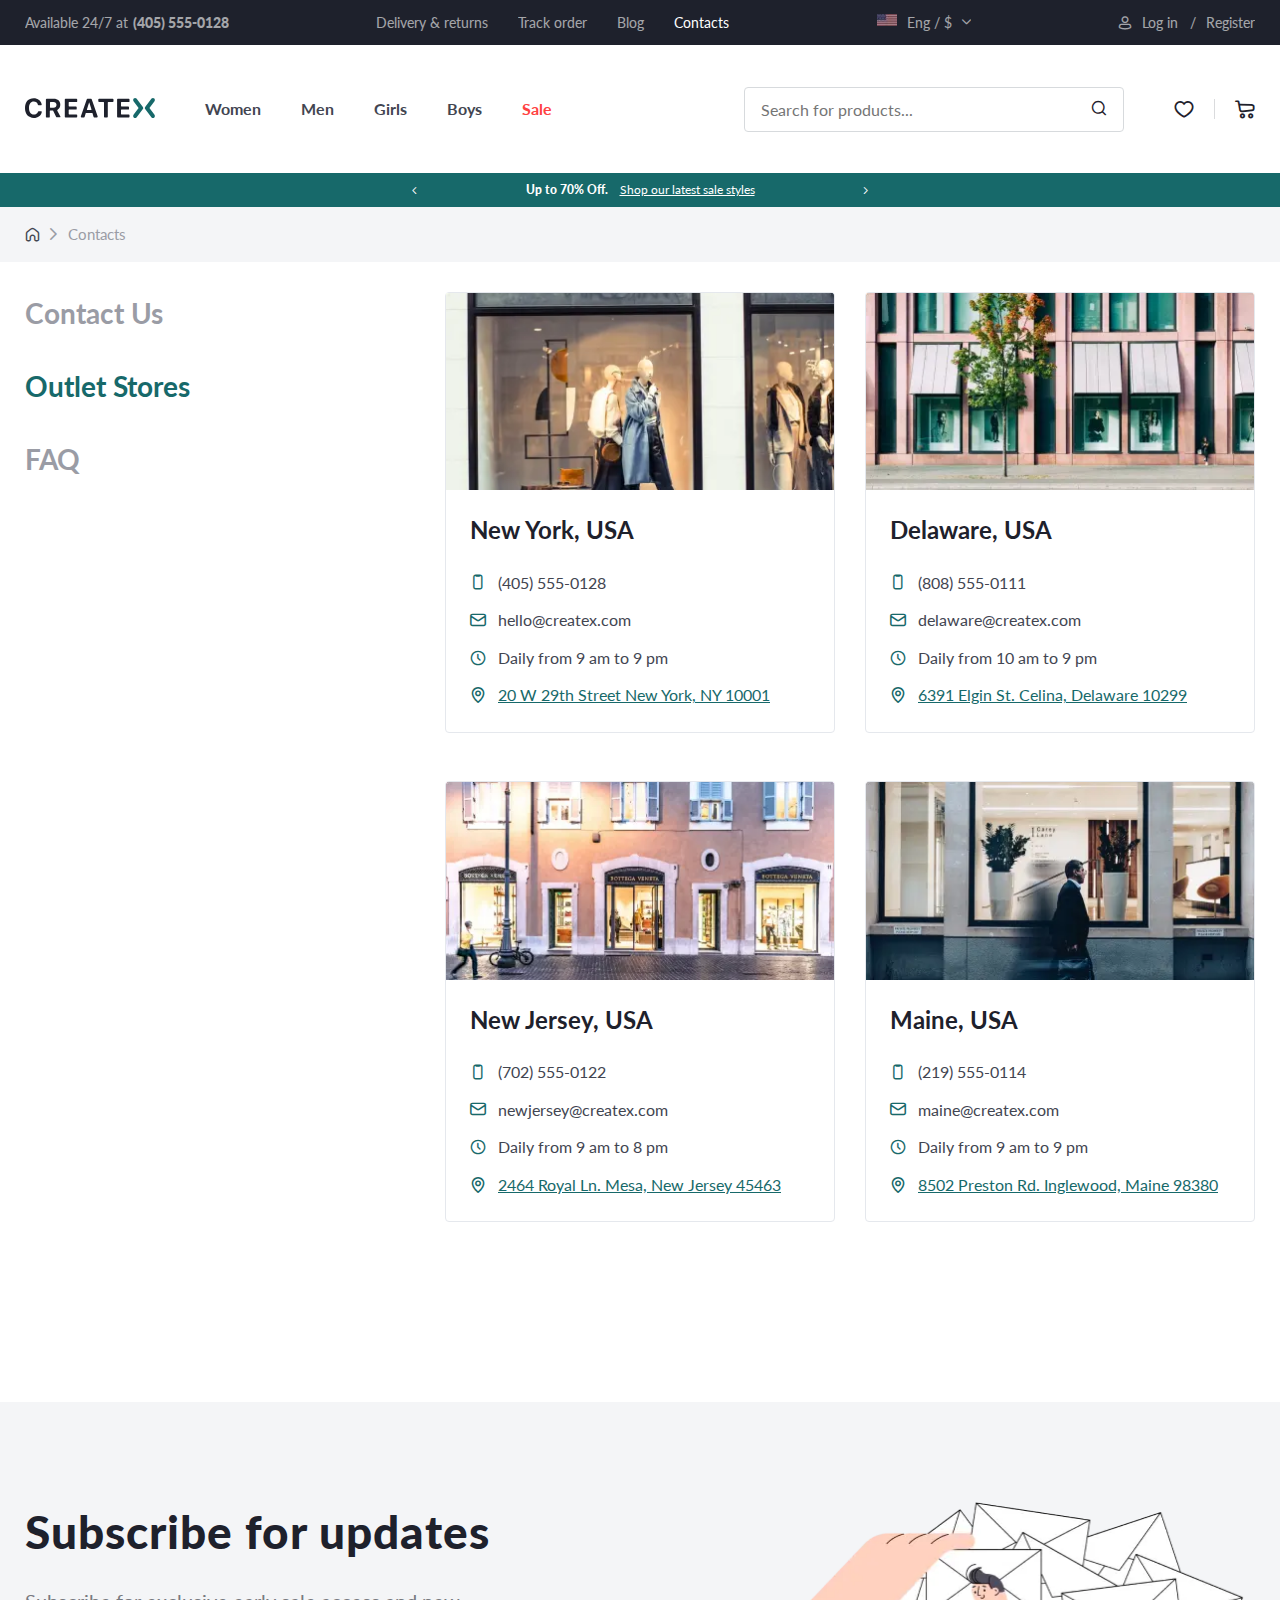
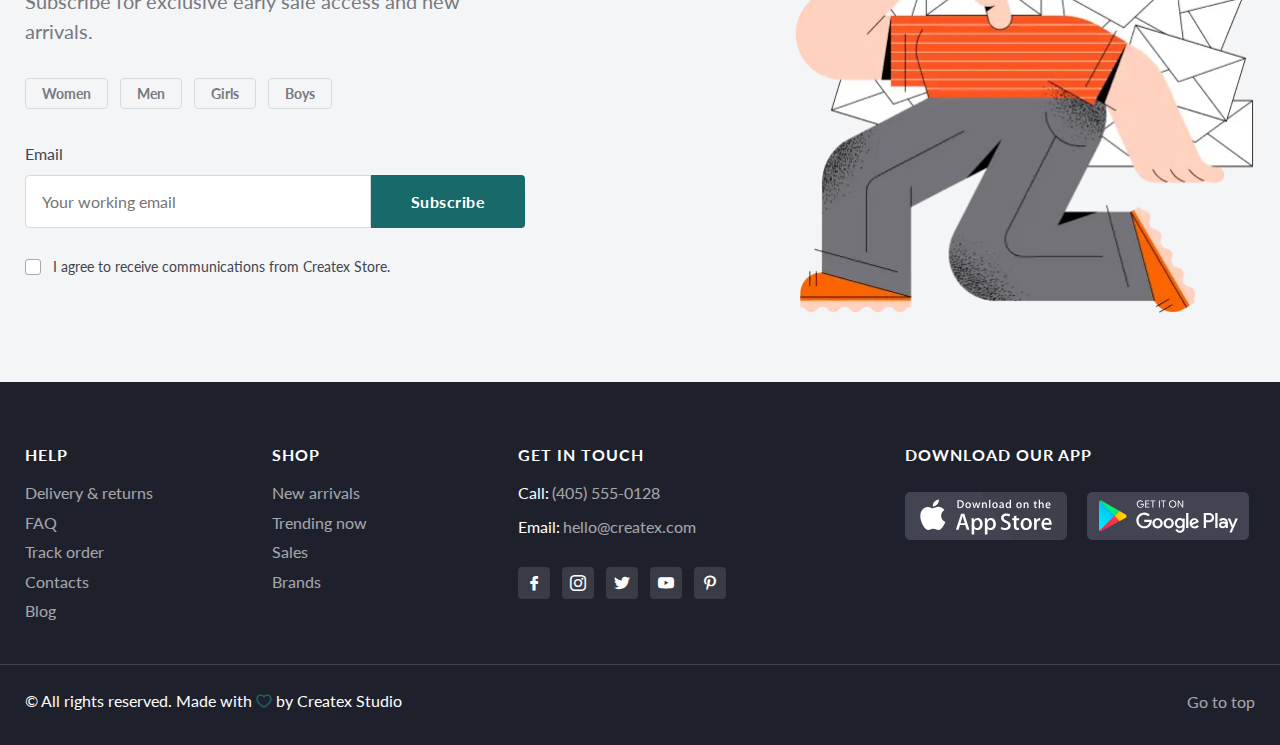
<file: stories.html>
<!DOCTYPE html>
<html lang="ru">

<head>
	<title>Главная</title>
	<meta charset="UTF-8" />
	<meta name="format-detection" content="telephone=no" />
	<!-- <style>body{opacity: 0;}</style> -->
	<link rel="stylesheet" href="css/style.css?_v=20230702001403" />
	<link rel="shortcut icon" href="favicon.ico" />
	<!-- <meta name="robots" content="noindex, nofollow"> -->
	<meta name="viewport" content="width=device-width, initial-scale=1.0" />
</head>

<body>
	<div class="wrapper">
		<header class="header">
			<div class="header__top top-header">
				<div class="top-header__container">
					<div class="top-header__phone">
						<p class="top-header__text">Available 24/7 at</p>
						<a href="tel:4055550128" class="top-header__number">(405) 555-0128</a>
					</div>
					<nav class="top-header__menu">
						<ul data-da=".menu-header__list,992," class="top-header__list">
							<li class="top-header__item">
								<a href="dilivery.html">Delivery & returns</a>
							</li>
							<li class="top-header__item">
								<a href="track-order.html">Track order</a>
							</li>
							<li class="top-header__item">
								<a href="blog.html">Blog</a>
							</li>
							<li class="top-header__item top-header__item_active">
								<a href="contacts.html">Contacts</a>
							</li>
						</ul>
					</nav>
					<div class="top-header__language">
						<div data-da=".menu-header__list,400," data-select class="top-header__select select-header">
							<button data-select-button type="button" class="select-header__button _icon-small-arrow">
								<p>Eng / $</p>
								<div class="top-header__image">
									<picture><source srcset="img/header/flag-usa.webp" type="image/webp"><img src="img/header/flag-usa.jpg" alt="flag" /></picture>
								</div>
							</button>
							<ul class="select-header__list">
								<li class="select-header__item" data-value="cleaner">
									<p>Eng / $</p>
									<div class="top-header__image">
										<picture><source srcset="img/header/flag-usa.webp" type="image/webp"><img src="img/header/flag-usa.jpg" alt="flag" /></picture>
									</div>
								</li>
								<li class="select-header__item" data-value="ru">
									<p>RU, ₽</p>
									<div class="top-header__image">
										<picture><source srcset="img/header/russia-flag.webp" type="image/webp"><img src="img/header/russia-flag.png" alt="flag" /></picture>
									</div>
								</li>
							</ul>
							<input data-select-input type="text" class="select-header__input select-form__input_hidden" value="" />
						</div>
					</div>
					<div class="top-header__join _icon-user">
						<button data-popup="#log-in" type="button" class="top-header__log-in">
							<p>Log in</p>
							&nbsp; /
						</button>
						<button data-popup="#sign-up" type="button" class="top-header__register">
							Register
						</button>
					</div>
				</div>
			</div>
			<div class="header__body body-header">
				<div class="body-header__container">
					<a href="index.html" class="body-header__image">
						<img src="img/header/logo.svg" alt="logo" />
					</a>
					<nav class="body-header__menu menu-header">
						<ul class="menu-header__list">
							<li data-menu-id="1" class="menu-header__item">
								<button type="button" class="menu-header__button">
									Women
								</button>
							</li>
							<li data-menu-id="2" class="menu-header__item">
								<button type="button" class="menu-header__button">Men</button>
							</li>
							<li data-menu-id="3" class="menu-header__item">
								<button type="button" class="menu-header__button">
									Girls
								</button>
							</li>
							<li data-menu-id="4" class="menu-header__item">
								<button type="button" class="menu-header__button">
									Boys
								</button>
							</li>
							<li data-menu-id="5" class="menu-header__item menu-header__item_sale">
								<button type="button" class="menu-header__button">
									Sale
								</button>
							</li>
						</ul>
						<div data-submenu="1" class="menu-header__submenu submenu-header">
							<button class="submenu-header__close _icon-arrow">Back</button>
							<div class="submenu-header__container">
								<div class="submenu-header__content">
									<div class="submenu-header__nav nav-submenu">
										<ul class="nav-submenu__list">
											<li class="nav-submenu__item">
												<a href="catalog.html">New collection</a>
											</li>
											<li class="nav-submenu__item">
												<a href="catalog.html">Best Sellers</a>
											</li>
											<li class="nav-submenu__item">
												<a href="catalog.html">Plus Size</a>
											</li>
											<li class="nav-submenu__item nav-submenu__item_sale">
												<a href="catalog.html">Sale up to 70%</a>
											</li>
										</ul>
									</div>
									<div data-spollers="992,max" class="submenu-header__body">
										<div class="submenu-header__clothes">
											<a href="catalog.html" class="submenu-header__title">CLOTHES</a>
											<button data-spoller class="submenu-header__arrow _icon-small-arrow"></button>
											<div class="submenu-header__category">
												<ul class="submenu-header__list">
													<li class="submenu-header__item">
														<a href="catalog.html">Coats</a>
													</li>
													<li class="submenu-header__item">
														<a href="catalog.html">Jackets</a>
													</li>
													<li class="submenu-header__item">
														<a href="catalog.html">Suits</a>
													</li>
													<li class="submenu-header__item">
														<a href="catalog.html">Dresses </a>
													</li>
													<li class="submenu-header__item">
														<a href="catalog.html">Cardigans & sweaters</a>
													</li>
													<li class="submenu-header__item">
														<a href="catalog.html">Sweatshirts & hoodies</a>
													</li>
													<li class="submenu-header__item">
														<a href="catalog.html">T-shirts & tops</a>
													</li>
													<li class="submenu-header__item">
														<a href="catalog.html">Pants</a>
													</li>
													<li class="submenu-header__item">
														<a href="catalog.html">Jeans</a>
													</li>
													<li class="submenu-header__item">
														<a href="catalog.html">Shorts</a>
													</li>
													<li class="submenu-header__item">
														<a href="catalog.html">Skirts</a>
													</li>
													<li class="submenu-header__item">
														<a href="catalog.html">Lingerie & nightwear</a>
													</li>
													<li class="submenu-header__item">
														<a href="catalog.html">Sportswear</a>
													</li>
													<li class="submenu-header__item">
														<a href="catalog.html">Swimwear</a>
													</li>
												</ul>
											</div>
										</div>
									</div>
									<div data-spollers="992,max" class="submenu-header__body">
										<div class="submenu-header__clothes">
											<a href="catalog.html" class="submenu-header__title">SHOES</a>
											<button data-spoller class="submenu-header__arrow _icon-small-arrow"></button>
											<div class="submenu-header__category">
												<ul class="submenu-header__list">
													<li class="submenu-header__item">
														<a href="catalog.html">Boots</a>
													</li>
													<li class="submenu-header__item">
														<a href="catalog.html">Flat shoes</a>
													</li>
													<li class="submenu-header__item">
														<a href="catalog.html">Heels</a>
													</li>
													<li class="submenu-header__item">
														<a href="catalog.html">Sandals </a>
													</li>
													<li class="submenu-header__item">
														<a href="catalog.html">Mules</a>
													</li>
													<li class="submenu-header__item">
														<a href="catalog.html">Sliders</a>
													</li>
													<li class="submenu-header__item">
														<a href="catalog.html">Slippers</a>
													</li>
													<li class="submenu-header__item">
														<a href="catalog.html">Sneakers</a>
													</li>
													<li class="submenu-header__item">
														<a href="#">Leather</a>
													</li>
												</ul>
											</div>
										</div>
									</div>
									<div data-spollers="992,max" class="submenu-header__body">
										<div class="submenu-header__clothes">
											<a href="catalog.html" class="submenu-header__title">ACCESSORIES</a>
											<button data-spoller class="submenu-header__arrow _icon-small-arrow"></button>
											<div class="submenu-header__category">
												<ul class="submenu-header__list">
													<li class="submenu-header__item">
														<a href="catalog.html">Bags & bagpacks</a>
													</li>
													<li class="submenu-header__item">
														<a href="catalog.html">Hats & scarves</a>
													</li>
													<li class="submenu-header__item">
														<a href="catalog.html">Hair accessories</a>
													</li>
													<li class="submenu-header__item">
														<a href="catalog.html">Belts </a>
													</li>
													<li class="submenu-header__item">
														<a href="catalog.html">Jewellery</a>
													</li>
													<li class="submenu-header__item">
														<a href="catalog.html">Watches</a>
													</li>
													<li class="submenu-header__item">
														<a href="catalog.html">Sunglasses</a>
													</li>
													<li class="submenu-header__item">
														<a href="catalog.html">Purses</a>
													</li>
													<li class="submenu-header__item">
														<a href="catalog.html">Gloves</a>
													</li>
													<li class="submenu-header__item">
														<a href="catalog.html">Socks & tights</a>
													</li>
												</ul>
											</div>
										</div>
									</div>
								</div>
								<div class="submenu-header__offers offers-submenu">
									<div class="offers-submenu__image offers-submenu__image-ibg">
										<picture><source srcset="img/header/back-to-school.webp" type="image/webp"><img src="img/header/back-to-school.jpg" alt="back-to-school" /></picture>
									</div>
									<h4 class="offers-submenu__title">
										Back to school. Sale up to 50%
									</h4>
									<a href="" class="offers-submenu__button _button-border _icon-arrow">See offers</a>
								</div>
							</div>
						</div>
						<div data-submenu="2" class="menu-header__submenu submenu-header">
							<button class="submenu-header__close _icon-arrow">Back</button>
							<div class="submenu-header__container">
								<div class="submenu-header__content">
									<div class="submenu-header__nav nav-submenu">
										<ul class="nav-submenu__list">
											<li class="nav-submenu__item">
												<a href="catalog.html">New collection</a>
											</li>
											<li class="nav-submenu__item">
												<a href="catalog.html">Best Sellers</a>
											</li>
											<li class="nav-submenu__item">
												<a href="catalog.html">Plus Size</a>
											</li>
											<li class="nav-submenu__item nav-submenu__item_sale">
												<a href="catalog.html">Sale up to 70%</a>
											</li>
										</ul>
									</div>

									<div data-spollers="992,max" class="submenu-header__body">
										<div class="submenu-header__clothes">
											<a href="catalog.html" class="submenu-header__title">SHOES</a>
											<button data-spoller class="submenu-header__arrow _icon-small-arrow"></button>
											<div class="submenu-header__category">
												<ul class="submenu-header__list">
													<li class="submenu-header__item">
														<a href="catalog.html">Boots</a>
													</li>
													<li class="submenu-header__item">
														<a href="catalog.html">Flat shoes</a>
													</li>
													<li class="submenu-header__item">
														<a href="catalog.html">Heels</a>
													</li>
													<li class="submenu-header__item">
														<a href="catalog.html">Sandals </a>
													</li>
													<li class="submenu-header__item">
														<a href="catalog.html">Mules</a>
													</li>
													<li class="submenu-header__item">
														<a href="catalog.html">Sliders</a>
													</li>
													<li class="submenu-header__item">
														<a href="catalog.html">Slippers</a>
													</li>
													<li class="submenu-header__item">
														<a href="catalog.html">Sneakers</a>
													</li>
													<li class="submenu-header__item">
														<a href="catalog.html">Leather</a>
													</li>
												</ul>
											</div>
										</div>
									</div>
									<div data-spollers="992,max" class="submenu-header__body">
										<div class="submenu-header__clothes">
											<a href="catalog.html" class="submenu-header__title">ACCESSORIES</a>
											<button data-spoller class="submenu-header__arrow _icon-small-arrow"></button>
											<div class="submenu-header__category">
												<ul class="submenu-header__list">
													<li class="submenu-header__item">
														<a href="catalog.html">Bags & bagpacks</a>
													</li>
													<li class="submenu-header__item">
														<a href="catalog.html">Hats & scarves</a>
													</li>
													<li class="submenu-header__item">
														<a href="catalog.html">Hair accessories</a>
													</li>
													<li class="submenu-header__item">
														<a href="catalog.html">Belts </a>
													</li>
													<li class="submenu-header__item">
														<a href="catalog.html">Jewellery</a>
													</li>
													<li class="submenu-header__item">
														<a href="catalog.html">Watches</a>
													</li>
													<li class="submenu-header__item">
														<a href="catalog.html">Sunglasses</a>
													</li>
													<li class="submenu-header__item">
														<a href="catalog.html">Purses</a>
													</li>
													<li class="submenu-header__item">
														<a href="catalog.html">Gloves</a>
													</li>
													<li class="submenu-header__item">
														<a href="catalog.html">Socks & tights</a>
													</li>
												</ul>
											</div>
										</div>
									</div>
								</div>
								<div class="submenu-header__offers offers-submenu">
									<div class="offers-submenu__image offers-submenu__image-ibg">
										<picture><source srcset="img/header/back-to-school.webp" type="image/webp"><img src="img/header/back-to-school.jpg" alt="back-to-school" /></picture>
									</div>
									<h4 class="offers-submenu__title">
										Back to school. Sale up to 50%
									</h4>
									<a href="" class="offers-submenu__button _button-border _icon-arrow">See offers</a>
								</div>
							</div>
						</div>
						<div data-submenu="3" class="menu-header__submenu submenu-header">
							<button class="submenu-header__close _icon-arrow">Back</button>
							<div class="submenu-header__container">
								<div class="submenu-header__content">
									<div class="submenu-header__nav nav-submenu">
										<ul class="nav-submenu__list">
											<li class="nav-submenu__item">
												<a href="catalog.html">New collection</a>
											</li>
											<li class="nav-submenu__item">
												<a href="catalog.html">Best Sellers</a>
											</li>
											<li class="nav-submenu__item">
												<a href="catalog.html">Plus Size</a>
											</li>
											<li class="nav-submenu__item nav-submenu__item_sale">
												<a href="catalog.html">Sale up to 70%</a>
											</li>
										</ul>
									</div>
									<div data-spollers="992,max" class="submenu-header__body">
										<div class="submenu-header__clothes">
											<a href="catalog.html" class="submenu-header__title">CLOTHES</a>
											<button data-spoller class="submenu-header__arrow _icon-small-arrow"></button>
											<div class="submenu-header__category">
												<ul class="submenu-header__list">
													<li class="submenu-header__item">
														<a href="catalog.html">Coats</a>
													</li>
													<li class="submenu-header__item">
														<a href="catalog.html">Jackets</a>
													</li>
													<li class="submenu-header__item">
														<a href="catalog.html">Suits</a>
													</li>
													<li class="submenu-header__item">
														<a href="catalog.html">Dresses </a>
													</li>
													<li class="submenu-header__item">
														<a href="catalog.html">Cardigans & sweaters</a>
													</li>
													<li class="submenu-header__item">
														<a href="catalog.html">Sweatshirts & hoodies</a>
													</li>
													<li class="submenu-header__item">
														<a href="catalog.html">T-shirts & tops</a>
													</li>
													<li class="submenu-header__item">
														<a href="catalog.html">Pants</a>
													</li>
													<li class="submenu-header__item">
														<a href="catalog.html">Jeans</a>
													</li>
													<li class="submenu-header__item">
														<a href="catalog.html">Shorts</a>
													</li>
													<li class="submenu-header__item">
														<a href="catalog.html">Skirts</a>
													</li>
													<li class="submenu-header__item">
														<a href="catalog.html">Lingerie & nightwear</a>
													</li>
													<li class="submenu-header__item">
														<a href="catalog.html">Sportswear</a>
													</li>
													<li class="submenu-header__item">
														<a href="catalog.html">Swimwear</a>
													</li>
												</ul>
											</div>
										</div>
									</div>

									<div data-spollers="992,max" class="submenu-header__body">
										<div class="submenu-header__clothes">
											<a href="catalog.html" class="submenu-header__title">ACCESSORIES</a>
											<button data-spoller class="submenu-header__arrow _icon-small-arrow"></button>
											<div class="submenu-header__category">
												<ul class="submenu-header__list">
													<li class="submenu-header__item">
														<a href="catalog.html">Bags & bagpacks</a>
													</li>
													<li class="submenu-header__item">
														<a href="catalog.html">Hats & scarves</a>
													</li>
													<li class="submenu-header__item">
														<a href="catalog.html">Hair accessories</a>
													</li>
													<li class="submenu-header__item">
														<a href="catalog.html">Belts </a>
													</li>
													<li class="submenu-header__item">
														<a href="catalog.html">Jewellery</a>
													</li>
													<li class="submenu-header__item">
														<a href="catalog.html">Watches</a>
													</li>
													<li class="submenu-header__item">
														<a href="catalog.html">Sunglasses</a>
													</li>
													<li class="submenu-header__item">
														<a href="catalog.html">Purses</a>
													</li>
													<li class="submenu-header__item">
														<a href="catalog.html">Gloves</a>
													</li>
													<li class="submenu-header__item">
														<a href="catalog.html">Socks & tights</a>
													</li>
												</ul>
											</div>
										</div>
									</div>
								</div>
								<div class="submenu-header__offers offers-submenu">
									<div class="offers-submenu__image offers-submenu__image-ibg">
										<picture><source srcset="img/header/back-to-school.webp" type="image/webp"><img src="img/header/back-to-school.jpg" alt="back-to-school" /></picture>
									</div>
									<h4 class="offers-submenu__title">
										Back to school. Sale up to 50%
									</h4>
									<a href="" class="offers-submenu__button _button-border _icon-arrow">See offers</a>
								</div>
							</div>
						</div>
						<div data-submenu="4" class="menu-header__submenu submenu-header">
							<button class="submenu-header__close _icon-arrow">Back</button>
							<div class="submenu-header__container">
								<div class="submenu-header__content">
									<div class="submenu-header__nav nav-submenu">
										<ul class="nav-submenu__list">
											<li class="nav-submenu__item">
												<a href="catalog.html">New collection</a>
											</li>
											<li class="nav-submenu__item">
												<a href="catalog.html">Best Sellers</a>
											</li>
											<li class="nav-submenu__item">
												<a href="catalog.html">Plus Size</a>
											</li>
											<li class="nav-submenu__item nav-submenu__item_sale">
												<a href="catalog.html">Sale up to 70%</a>
											</li>
										</ul>
									</div>
									<div data-spollers="992,max" class="submenu-header__body">
										<div class="submenu-header__clothes">
											<a href="catalog.html" class="submenu-header__title">CLOTHES</a>
											<button data-spoller class="submenu-header__arrow _icon-small-arrow"></button>
											<div class="submenu-header__category">
												<ul class="submenu-header__list">
													<li class="submenu-header__item">
														<a href="catalog.html">Coats</a>
													</li>
													<li class="submenu-header__item">
														<a href="catalog.html">Jackets</a>
													</li>
													<li class="submenu-header__item">
														<a href="catalog.html">Suits</a>
													</li>
													<li class="submenu-header__item">
														<a href="catalog.html">Dresses </a>
													</li>
													<li class="submenu-header__item">
														<a href="catalog.html">Cardigans & sweaters</a>
													</li>
													<li class="submenu-header__item">
														<a href="catalog.html">Sweatshirts & hoodies</a>
													</li>
													<li class="submenu-header__item">
														<a href="catalog.html">T-shirts & tops</a>
													</li>
													<li class="submenu-header__item">
														<a href="catalog.html">Pants</a>
													</li>
													<li class="submenu-header__item">
														<a href="catalog.html">Jeans</a>
													</li>
													<li class="submenu-header__item">
														<a href="catalog.html">Shorts</a>
													</li>
													<li class="submenu-header__item">
														<a href="catalog.html">Skirts</a>
													</li>
													<li class="submenu-header__item">
														<a href="catalog.html">Lingerie & nightwear</a>
													</li>
													<li class="submenu-header__item">
														<a href="catalog.html">Sportswear</a>
													</li>
													<li class="submenu-header__item">
														<a href="catalog.html">Swimwear</a>
													</li>
												</ul>
											</div>
										</div>
									</div>
									<div data-spollers="992,max" class="submenu-header__body">
										<div class="submenu-header__clothes">
											<a href="catalog.html" class="submenu-header__title">SHOES</a>
											<button data-spoller class="submenu-header__arrow _icon-small-arrow"></button>
											<div class="submenu-header__category">
												<ul class="submenu-header__list">
													<li class="submenu-header__item">
														<a href="catalog.html">Boots</a>
													</li>
													<li class="submenu-header__item">
														<a href="catalog.html">Flat shoes</a>
													</li>
													<li class="submenu-header__item">
														<a href="catalog.html">Heels</a>
													</li>
													<li class="submenu-header__item">
														<a href="catalog.html">Sandals </a>
													</li>
													<li class="submenu-header__item">
														<a href="catalog.html">Mules</a>
													</li>
													<li class="submenu-header__item">
														<a href="catalog.html">Sliders</a>
													</li>
													<li class="submenu-header__item">
														<a href="catalog.html">Slippers</a>
													</li>
													<li class="submenu-header__item">
														<a href="catalog.html">Sneakers</a>
													</li>
													<li class="submenu-header__item">
														<a href="catalog.html">Leather</a>
													</li>
												</ul>
											</div>
										</div>
									</div>
								</div>
								<div class="submenu-header__offers offers-submenu">
									<div class="offers-submenu__image offers-submenu__image-ibg">
										<picture><source srcset="img/header/back-to-school.webp" type="image/webp"><img src="img/header/back-to-school.jpg" alt="back-to-school" /></picture>
									</div>
									<h4 class="offers-submenu__title">
										Back to school. Sale up to 50%
									</h4>
									<a href="" class="offers-submenu__button _button-border _icon-arrow">See offers</a>
								</div>
							</div>
						</div>
						<div data-submenu="5" class="menu-header__submenu submenu-header">
							<button class="submenu-header__close _icon-arrow">Back</button>
							<div class="submenu-header__container">
								<div class="submenu-header__content">
									<div class="submenu-header__nav nav-submenu">
										<ul class="nav-submenu__list">
											<li class="nav-submenu__item">
												<a href="catalog.html">New collection</a>
											</li>
											<li class="nav-submenu__item">
												<a href="catalog.html">Best Sellers</a>
											</li>
											<li class="nav-submenu__item">
												<a href="catalog.html">Plus Size</a>
											</li>
											<li class="nav-submenu__item nav-submenu__item_sale">
												<a href="catalog.html">Sale up to 70%</a>
											</li>
										</ul>
									</div>

									<div data-spollers="992,max" class="submenu-header__body">
										<div class="submenu-header__clothes">
											<a href="catalog.html" class="submenu-header__title">ACCESSORIES</a>
											<button data-spoller class="submenu-header__arrow _icon-small-arrow"></button>
											<div class="submenu-header__category">
												<ul class="submenu-header__list">
													<li class="submenu-header__item">
														<a href="catalog.html">Bags & bagpacks</a>
													</li>
													<li class="submenu-header__item">
														<a href="catalog.html">Hats & scarves</a>
													</li>
													<li class="submenu-header__item">
														<a href="catalog.html">Hair accessories</a>
													</li>
													<li class="submenu-header__item">
														<a href="catalog.html">Belts </a>
													</li>
													<li class="submenu-header__item">
														<a href="catalog.html">Jewellery</a>
													</li>
													<li class="submenu-header__item">
														<a href="catalog.html">Watches</a>
													</li>
													<li class="submenu-header__item">
														<a href="catalog.html">Sunglasses</a>
													</li>
													<li class="submenu-header__item">
														<a href="catalog.html">Purses</a>
													</li>
													<li class="submenu-header__item">
														<a href="catalog.html">Gloves</a>
													</li>
													<li class="submenu-header__item">
														<a href="catalog.html">Socks & tights</a>
													</li>
												</ul>
											</div>
										</div>
									</div>
								</div>
								<div class="submenu-header__offers offers-submenu">
									<div class="offers-submenu__image offers-submenu__image-ibg">
										<picture><source srcset="img/header/back-to-school.webp" type="image/webp"><img src="img/header/back-to-school.jpg" alt="back-to-school" /></picture>
									</div>
									<h4 class="offers-submenu__title">
										Back to school. Sale up to 50%
									</h4>
									<a href="" class="offers-submenu__button _button-border _icon-arrow">See offers</a>
								</div>
							</div>
						</div>
					</nav>
					<div class="body-header__search search-header">
						<button type="button" class="search-header__icon _icon-search"></button>
						<form action="#" class="search-header__form _icon-search">
							<input autocomplete="off" type="text" name="form[]" data-error="Ошибка" placeholder="Search for products..." class="search-header__input" />
						</form>
					</div>
					<div class="body-header__purchase purchase">
						<a href="wishlist.html" type="button" class="purchase__favourite _icon-favourite"></a>
						<button type="button" class="purchase__cart cart-purchase _icon-cart"></button>
					</div>
					<div class="icon-menu"><span></span></div>
				</div>
			</div>
			<div class="header__promo promo-header">
				<div class="promo-header__container">
					<div class="promo-header__slider swiper">
						<div class="promo-header__wrapper swiper-wrapper">
							<div class="promo-header__slide swiper-slide">
								<p>Up to 70% Off.</p>
								<a href="#">Shop our latest sale styles</a>
							</div>
							<div class="promo-header__slide swiper-slide">
								<p>Up to 70% Off.</p>
								<a href="#">Shop our latest sale styles</a>
							</div>
						</div>
						<button type="button" class="promo-header__button promo-header__button_prev _icon-small-arrow"></button>
						<button type="button" class="promo-header__button promo-header__button_next _icon-small-arrow"></button>
					</div>
				</div>
			</div>
		</header>
		<main class="page">
			<div class="page__top top-page">
				<div class="top-page__container">
					<nav class="top-page__breadcrumbs breadcrumbs">
						<ul class="breadcrumbs__list">
							<li class="breadcrumbs__item">
								<a class="_icon-home" href="index.html"></a>
							</li>
							<li class="breadcrumbs__item">
								<a href="blog.html">Contacts</a>
							</li>
						</ul>
					</nav>
				</div>
			</div>
			<section class="page__contacts contacts">
				<div class="contacts__container">
					<aside class="contacts__menu menu-contacts">
						<ul class="menu-contacts__list">
							<li class="menu-contacts__item">
								<a href="contacts.html">Contact Us</a>
							</li>
							<li class="menu-contacts__item menu-contacts__item_active">
								<a href="stories.html">Outlet Stores</a>
							</li>
							<li class="menu-contacts__item">
								<a href="FAQ.html">FAQ</a>
							</li>
						</ul>
					</aside>
					<div class="contacts__stories stories-contacts">
						<div class="stories-contacts__item item-stories-contacts">
							<div class="item-stories-contacts__image item-stories-contacts__image-ibg">
								<picture><source srcset="img/stories/01.webp" type="image/webp"><img src="img/stories/01.jpg" alt="store" /></picture>
							</div>
							<div class="item-stories-contacts__content">
								<h4 class="item-stories-contacts__title">New York, USA</h4>
								<ul class="item-stories-contacts__list">
									<li class="item-stories-contacts__item item-stories-contacts__item_phone _icon-phone">
										<span>(405) 555-0128</span>
									</li>
									<li class="item-stories-contacts__item item-stories-contacts__item_email _icon-mail">
										<span>hello@createx.com</span>
									</li>
									<li class="item-stories-contacts__item item-stories-contacts__item_time _icon-clock">
										<span>Daily from 9 am to 9 pm</span>
									</li>
									<li class="item-stories-contacts__item item-stories-contacts__item_addres _icon-pin">
										<span>20 W 29th Street New York, NY 10001</span>
									</li>
								</ul>
							</div>
						</div>
						<div class="stories-contacts__item item-stories-contacts">
							<div class="item-stories-contacts__image item-stories-contacts__image-ibg">
								<picture><source srcset="img/stories/02.webp" type="image/webp"><img src="img/stories/02.jpg" alt="store" /></picture>
							</div>
							<div class="item-stories-contacts__content">
								<h4 class="item-stories-contacts__title">Delaware, USA</h4>
								<ul class="item-stories-contacts__list">
									<li class="item-stories-contacts__item item-stories-contacts__item_phone _icon-phone">
										<span>(808) 555-0111</span>
									</li>
									<li class="item-stories-contacts__item item-stories-contacts__item_email _icon-mail">
										<span>delaware@createx.com</span>
									</li>
									<li class="item-stories-contacts__item item-stories-contacts__item_time _icon-clock">
										<span>Daily from 10 am to 9 pm</span>
									</li>
									<li class="item-stories-contacts__item item-stories-contacts__item_addres _icon-pin">
										<span>6391 Elgin St. Celina, Delaware 10299</span>
									</li>
								</ul>
							</div>
						</div>
						<div class="stories-contacts__item item-stories-contacts">
							<div class="item-stories-contacts__image item-stories-contacts__image-ibg">
								<picture><source srcset="img/stories/03.webp" type="image/webp"><img src="img/stories/03.jpg" alt="store" /></picture>
							</div>
							<div class="item-stories-contacts__content">
								<h4 class="item-stories-contacts__title">New Jersey, USA</h4>
								<ul class="item-stories-contacts__list">
									<li class="item-stories-contacts__item item-stories-contacts__item_phone _icon-phone">
										<span>(702) 555-0122</span>
									</li>
									<li class="item-stories-contacts__item item-stories-contacts__item_email _icon-mail">
										<span>newjersey@createx.com</span>
									</li>
									<li class="item-stories-contacts__item item-stories-contacts__item_time _icon-clock">
										<span>Daily from 9 am to 8 pm</span>
									</li>
									<li class="item-stories-contacts__item item-stories-contacts__item_addres _icon-pin">
										<span>2464 Royal Ln. Mesa, New Jersey 45463</span>
									</li>
								</ul>
							</div>
						</div>
						<div class="stories-contacts__item item-stories-contacts">
							<div class="item-stories-contacts__image item-stories-contacts__image-ibg">
								<picture><source srcset="img/stories/04.webp" type="image/webp"><img src="img/stories/04.jpg" alt="store" /></picture>
							</div>
							<div class="item-stories-contacts__content">
								<h4 class="item-stories-contacts__title">Maine, USA</h4>
								<ul class="item-stories-contacts__list">
									<li class="item-stories-contacts__item item-stories-contacts__item_phone _icon-phone">
										<span>(219) 555-0114</span>
									</li>
									<li class="item-stories-contacts__item item-stories-contacts__item_email _icon-mail">
										<span>maine@createx.com</span>
									</li>
									<li class="item-stories-contacts__item item-stories-contacts__item_time _icon-clock">
										<span>Daily from 9 am to 9 pm</span>
									</li>
									<li class="item-stories-contacts__item item-stories-contacts__item_addres _icon-pin">
										<span>8502 Preston Rd. Inglewood, Maine 98380</span>
									</li>
								</ul>
							</div>
						</div>
					</div>
				</div>
			</section>
		</main>
		<footer class="footer">
			<div class="footer__top top-footer">
				<div class="top-footer__container">
					<div class="top-footer__content">
						<h2 class="top-footer__title _title">Subscribe for updates</h2>
						<h4 class="top-footer__subtitle">
							Subscribe for exclusive early sale access and new arrivals.
						</h4>
						<form action="" class="top-footer__form form-footer">
							<div class="form-footer__for for-footer">
								<button type="button" class="for-footer__button">Women</button>
								<button type="button" class="for-footer__button">Men</button>
								<button type="button" class="for-footer__button">Girls</button>
								<button type="button" class="for-footer__button">Boys</button>
							</div>
							<div class="form-footer__email">
								<label for="footer-email" class="form-footer__label">Email</label>
								<div class="form-footer__item">
									<input id="footer-email" autocomplete="off" type="text" name="form[]" data-error="Ошибка" placeholder="Your working email" class="form-footer__input" />
									<button type="button" class="form-footer__button _button">
										Subscribe
									</button>
								</div>
							</div>
							<div class="form-footer__check checkbox">
								<input id="agree" autocomplete="off" type="checkbox" name="form[]" data-error="Ошибка" placeholder="" class="form-footer__input checkbox__input" />
								<label for="agree" class="form-footer__label checkbox__label">I agree to receive communications from Createx Store.</label>
							</div>
						</form>
					</div>
					<div class="top-footer__image">
						<picture><source srcset="img/footer/image.webp" type="image/webp"><img src="img/footer/image.png" alt="" /></picture>
					</div>
				</div>
			</div>
			<div class="footer__body body-footer">
				<div class="body-footer__top">
					<div class="body-footer__container">
						<div class="body-footer__content content-footer">
							<div data-spollers="550,max," class="content-footer__column">
								<button data-spoller class="content-footer__title _icon-small-arrow">
									HELP
								</button>
								<ul class="content-footer__list">
									<li class="content-footer__item">
										<a href="#">Delivery & returns</a>
									</li>
									<li class="content-footer__item"><a href="FAQ.html">FAQ</a></li>
									<li class="content-footer__item">
										<a href="track-order.html">Track order</a>
									</li>
									<li class="content-footer__item">
										<a href="contacts.html">Contacts</a>
									</li>
									<li class="content-footer__item"><a href="blog.html">Blog</a></li>
								</ul>
							</div>
							<div data-spollers="550,max," class="content-footer__column">
								<button data-spoller class="content-footer__title _icon-small-arrow">
									Shop
								</button>
								<ul class="content-footer__list">
									<li class="content-footer__item">
										<a href="#">New arrivals</a>
									</li>
									<li class="content-footer__item"><a href="#">Trending now</a></li>
									<li class="content-footer__item"><a href="#">Sales</a></li>
									<li class="content-footer__item"><a href="#">Brands</a></li>
								</ul>
							</div>
							<div class="content-footer__column">
								<h4 class="content-footer__title">Get in touch</h4>
								<ul class="content-footer__list">
									<li class="content-footer__item">
										<p>Call:</p>
										<a href="tel:4055550128">(405) 555-0128</a>
									</li>
									<li class="content-footer__item">
										<p>Email:</p>
										<span>hello@createx.com</span>
									</li>
								</ul>
								<div class="content-footer__links">
									<a href="#" class="content-footer__link _icon-facebook"></a>
									<a href="#" class="content-footer__link _icon-instagram"></a>
									<a href="#" class="content-footer__link _icon-twitter"></a>
									<a href="#" class="content-footer__link _icon-youtube"></a>
									<a href="#" class="content-footer__link _icon-pinterest"></a>
								</div>
							</div>
						</div>
						<div class="content-footer__download download-footer">
							<h6 class="download-footer__title">Download our app</h6>
							<div class="download-footer__images">
								<a href="#" class="download-footer__image">
									<img src="img/footer/app-store.svg" alt="app-store" />
								</a>
								<a href="#" class="download-footer__image">
									<img src="img/footer/google-play.svg" alt="google-play" />
								</a>
							</div>
						</div>
					</div>
				</div>
				<div class="body-footer__copy copy-footer">
					<div class="copy-footer__container">
						<p class="copy-footer__text">
							© All rights reserved. Made with
							<span class="_icon-favourite"></span> by Createx Studio
						</p>
						<button class="copy-footer__button">Go to top</button>
					</div>
				</div>
			</div>
		</footer>

	</div>
	<div id="log-in" aria-hidden="true" class="log-in">
		<div class="log-in__wrapper">
			<div class="popup__content log-in__content">
				<button data-close type="button" class="log-in__close _icon-close"></button>
				<div class="log-in__body body-log-in">
					<h3 class="body-log-in__title">Sign in</h3>
					<h6 class="body-log-in__subtitle">
						Sign in to your account using email and password provided during
						registration.
					</h6>
					<form action="" class="body-log-in__form form-log-in">
						<div class="form-log-in__item">
							<label for="email" class="form-log-in__label">Email</label>
							<input id="email" autocomplete="off" type="text" name="email" data-error="Ошибка" placeholder="Your working email" class="form-log-in__input" />
						</div>
						<div class="form-log-in__item form-log-in__item_password">
							<label for="password" class="form-log-in__label">Password</label>
							<input id="password" autocomplete="off" type="password" name="email" data-error="Ошибка" placeholder="" class="form-log-in__input" />
							<div class="form-log-in__eyes _icon-eyes"></div>
						</div>
						<div class="form-log-in__bottom">
							<div class="form-log-in__check checkbox">
								<input id="keep" autocomplete="off" type="checkbox" class="form-log-in__checkbox checkbox__input" />
								<label for="keep" class="form-log-in__label_check checkbox__label">Keep me signed in</label>
							</div>
							<button type="button" class="form-log-in__forgot">
								Forgot password?
							</button>
						</div>
						<button type="button" class="form-log-in__button _button">
							Sign up
						</button>
					</form>
					<div class="body-log-in__sign">
						<p class="body-log-in__text">Don't have an account?</p>
						<button type="button" data-popup="#sign-up" class="body-log-in__button">
							Sign up
						</button>
					</div>
				</div>
				<div class="log-in__with with-log-in">
					<h6 class="with-log-in__title">Or sign in with</h6>
					<div class="with-log-in__links">
						<div class="with-log-in__link _icon-facebook"></div>
						<div class="with-log-in__link _icon-google"></div>
						<div class="with-log-in__link _icon-twitter"></div>
						<div class="with-log-in__link _icon-linked-in"></div>
					</div>
				</div>
			</div>
		</div>
	</div>
	<div id="sign-up" aria-hidden="true" class="sign-up">
		<div class="sign-up__wrapper">
			<div class="popup__content sign-up__content">
				<button data-close type="button" class="sign-up__close _icon-close"></button>
				<div class="sign-up__body body-sign-up">
					<h3 class="body-sign-up__title">Sign up</h3>
					<h6 class="body-sign-up__subtitle">
						Registration takes less than a minute but gives you full control over
						your orders.
					</h6>
					<form action="" class="body-sign-up__form form-sign-up">
						<div class="form-sign-up__item">
							<label for="name" class="form-sign-up__label">Full Name</label>
							<input id="name" autocomplete="off" type="text" name="email" data-error="Ошибка" placeholder="Your full name" class="form-sign-up__input" />
						</div>
						<div class="form-log-in__item">
							<label for="email" class="form-sign-up__label">Email</label>
							<input id="email" autocomplete="off" type="text" name="email" data-error="Ошибка" placeholder="Your full name" class="form-sign-up__input" />
						</div>
						<div class="form-sign-up__item form-sign-up__item_password">
							<label for="password" class="form-sign-up__label">Password</label>
							<input id="password" autocomplete="off" type="password" name="email" data-error="Ошибка" placeholder="" class="form-sign-up__input" />
							<div class="form-sign-up__eyes _icon-eyes"></div>
						</div>
						<div class="form-sign-up__item form-sign-up__item_password">
							<label for="password-conf" class="form-sign-up__label">Confirm Password</label>
							<input id="password-conf" autocomplete="off" type="password" name="email" data-error="Ошибка" placeholder="" class="form-sign-up__input" />
							<div class="form-sign-up__eyes _icon-eyes"></div>
						</div>
						<div class="form-sign-up__bottom">
							<div class="form-sing-up__check checkbox">
								<input id="remember" autocomplete="off" type="checkbox" class="form-sign-up__checkbox checkbox__input" />
								<label for="remember" class="form-sign-up__label_check checkbox__label">Remember me</label>
							</div>
						</div>
						<button type="button" class="form-sign-up__button _button">
							Sign up
						</button>
					</form>
					<div class="body-sign-up__sign">
						<p class="body-sign-up__text">Already have an account?</p>
						<button data-popup="#log-in" type="button" class="body-sign-up__button">
							Sign in
						</button>
					</div>
				</div>
				<div class="sign-up__with with-sign-up">
					<h6 class="with-sign-up__title">Or sign in with</h6>
					<div class="with-sign-up__links">
						<div class="with-sign-up__link _icon-facebook"></div>
						<div class="with-sign-up__link _icon-google"></div>
						<div class="with-sign-up__link _icon-twitter"></div>
						<div class="with-sign-up__link _icon-linked-in"></div>
					</div>
				</div>
			</div>
		</div>
	</div>
	<div id="size-chart" aria-hidden="true" class="size-chart">
		<div class="size-chart__wrapper">
			<div class="popup__content size-chart__content">
				<button data-close type="button" class="size-chart__close _icon-close"></button>
				<div class="size-chart__body body-size-chart">
					<h3 class="body-size-chart__title">Size chart</h3>
					<div data-tabs class="body-size-chart__tabs tabs-size">
						<nav data-tabs-titles class="tabs-size__navigation">
							<button type="button" class="tabs-size__title _tab-active">
								Women
							</button>
							<button type="button" class="tabs-size__title">Men</button>
							<button type="button" class="tabs-size__title">Kids</button>
						</nav>
						<div data-tabs-body class="tabs-size__content">
							<div class="tabs-size__body body-size">
								<h3 class="body-size__title">Footwear</h3>
								<div class="body-size__content">
									<div class="body-size__row">
										<div class="body-size__item body-size__item_main">Europe</div>
										<div class="body-size__sizes">
											<div class="body-size__item">35</div>
											<div class="body-size__item">36</div>
											<div class="body-size__item">37</div>
											<div class="body-size__item">38</div>
											<div class="body-size__item">39</div>
											<div class="body-size__item">40</div>
											<div class="body-size__item">41</div>
											<div class="body-size__item">42</div>
										</div>
									</div>
									<div class="body-size__row">
										<div class="body-size__item body-size__item_main">USA</div>
										<div class="body-size__sizes">
											<div class="body-size__item">5</div>
											<div class="body-size__item">6</div>
											<div class="body-size__item">6.5</div>
											<div class="body-size__item">7.5</div>
											<div class="body-size__item">8</div>
											<div class="body-size__item">9</div>
											<div class="body-size__item">10</div>
											<div class="body-size__item">11</div>
										</div>
									</div>
									<div class="body-size__row">
										<div class="body-size__item body-size__item_main">
											United Kingdom
										</div>
										<div class="body-size__sizes">
											<div class="body-size__item">2</div>
											<div class="body-size__item">3</div>
											<div class="body-size__item">4</div>
											<div class="body-size__item">5</div>
											<div class="body-size__item">6</div>
											<div class="body-size__item">7</div>
											<div class="body-size__item">8</div>
											<div class="body-size__item">9</div>
										</div>
									</div>
									<div class="body-size__row">
										<div class="body-size__item body-size__item_main">China</div>
										<div class="body-size__sizes">
											<div class="body-size__item">230/83</div>
											<div class="body-size__item">235/84</div>
											<div class="body-size__item">240/85</div>
											<div class="body-size__item">245/86</div>
											<div class="body-size__item">255/87</div>
											<div class="body-size__item">260/88</div>
											<div class="body-size__item">265/89</div>
											<div class="body-size__item">275/90</div>
										</div>
									</div>
									<div class="body-size__row">
										<div class="body-size__item body-size__item_main">Russia</div>
										<div class="body-size__sizes">
											<div class="body-size__item">35</div>
											<div class="body-size__item">36</div>
											<div class="body-size__item">37</div>
											<div class="body-size__item">38</div>
											<div class="body-size__item">39</div>
											<div class="body-size__item">40</div>
											<div class="body-size__item">41</div>
											<div class="body-size__item">42</div>
										</div>
									</div>
									<div class="body-size__row">
										<div class="body-size__item body-size__item_main">Italy</div>
										<div class="body-size__sizes">
											<div class="body-size__item">35</div>
											<div class="body-size__item">36</div>
											<div class="body-size__item">37</div>
											<div class="body-size__item">38</div>
											<div class="body-size__item">39</div>
											<div class="body-size__item">40</div>
											<div class="body-size__item">41</div>
											<div class="body-size__item">42</div>
										</div>
									</div>
									<div class="body-size__row">
										<div class="body-size__item body-size__item_main">
											South Korea
										</div>
										<div class="body-size__sizes">
											<div class="body-size__item">230</div>
											<div class="body-size__item">235</div>
											<div class="body-size__item">240</div>
											<div class="body-size__item">245</div>
											<div class="body-size__item">255</div>
											<div class="body-size__item">260</div>
											<div class="body-size__item">265</div>
											<div class="body-size__item">275</div>
										</div>
									</div>
								</div>
							</div>
							<div class="tabs-size__body body-size">
								<h3 class="body-size__title">Footwear</h3>
								<div class="body-size__content">
									<div class="body-size__row">
										<div class="body-size__item body-size__item_main">Europe</div>
										<div class="body-size__sizes">
											<div class="body-size__item">35</div>
											<div class="body-size__item">36</div>
											<div class="body-size__item">37</div>
											<div class="body-size__item">38</div>
											<div class="body-size__item">39</div>
											<div class="body-size__item">40</div>
											<div class="body-size__item">41</div>
											<div class="body-size__item">42</div>
										</div>
									</div>
									<div class="body-size__row">
										<div class="body-size__item body-size__item_main">USA</div>
										<div class="body-size__sizes">
											<div class="body-size__item">5</div>
											<div class="body-size__item">6</div>
											<div class="body-size__item">6.5</div>
											<div class="body-size__item">7.5</div>
											<div class="body-size__item">8</div>
											<div class="body-size__item">9</div>
											<div class="body-size__item">10</div>
											<div class="body-size__item">11</div>
										</div>
									</div>
									<div class="body-size__row">
										<div class="body-size__item body-size__item_main">
											United Kingdom
										</div>
										<div class="body-size__sizes">
											<div class="body-size__item">2</div>
											<div class="body-size__item">3</div>
											<div class="body-size__item">4</div>
											<div class="body-size__item">5</div>
											<div class="body-size__item">6</div>
											<div class="body-size__item">7</div>
											<div class="body-size__item">8</div>
											<div class="body-size__item">9</div>
										</div>
									</div>
									<div class="body-size__row">
										<div class="body-size__item body-size__item_main">China</div>
										<div class="body-size__sizes">
											<div class="body-size__item">230/83</div>
											<div class="body-size__item">235/84</div>
											<div class="body-size__item">240/85</div>
											<div class="body-size__item">245/86</div>
											<div class="body-size__item">255/87</div>
											<div class="body-size__item">260/88</div>
											<div class="body-size__item">265/89</div>
											<div class="body-size__item">275/90</div>
										</div>
									</div>
									<div class="body-size__row">
										<div class="body-size__item body-size__item_main">Russia</div>
										<div class="body-size__sizes">
											<div class="body-size__item">35</div>
											<div class="body-size__item">36</div>
											<div class="body-size__item">37</div>
											<div class="body-size__item">38</div>
											<div class="body-size__item">39</div>
											<div class="body-size__item">40</div>
											<div class="body-size__item">41</div>
											<div class="body-size__item">42</div>
										</div>
									</div>
								</div>
							</div>
							<div class="tabs-size__body body-size">
								<h3 class="body-size__title">Footwear</h3>
								<div class="body-size__content">
									<div class="body-size__row">
										<div class="body-size__item body-size__item_main">China</div>
										<div class="body-size__sizes">
											<div class="body-size__item">230/83</div>
											<div class="body-size__item">235/84</div>
											<div class="body-size__item">240/85</div>
											<div class="body-size__item">245/86</div>
											<div class="body-size__item">255/87</div>
											<div class="body-size__item">260/88</div>
											<div class="body-size__item">265/89</div>
											<div class="body-size__item">275/90</div>
										</div>
									</div>
									<div class="body-size__row">
										<div class="body-size__item body-size__item_main">Russia</div>
										<div class="body-size__sizes">
											<div class="body-size__item">35</div>
											<div class="body-size__item">36</div>
											<div class="body-size__item">37</div>
											<div class="body-size__item">38</div>
											<div class="body-size__item">39</div>
											<div class="body-size__item">40</div>
											<div class="body-size__item">41</div>
											<div class="body-size__item">42</div>
										</div>
									</div>
									<div class="body-size__row">
										<div class="body-size__item body-size__item_main">Italy</div>
										<div class="body-size__sizes">
											<div class="body-size__item">35</div>
											<div class="body-size__item">36</div>
											<div class="body-size__item">37</div>
											<div class="body-size__item">38</div>
											<div class="body-size__item">39</div>
											<div class="body-size__item">40</div>
											<div class="body-size__item">41</div>
											<div class="body-size__item">42</div>
										</div>
									</div>
									<div class="body-size__row">
										<div class="body-size__item body-size__item_main">
											South Korea
										</div>
										<div class="body-size__sizes">
											<div class="body-size__item">230</div>
											<div class="body-size__item">235</div>
											<div class="body-size__item">240</div>
											<div class="body-size__item">245</div>
											<div class="body-size__item">255</div>
											<div class="body-size__item">260</div>
											<div class="body-size__item">265</div>
											<div class="body-size__item">275</div>
										</div>
									</div>
								</div>
							</div>
						</div>
					</div>
					<div data-tabs class="body-size-chart__tabs tabs-size">
						<div class="tabs-size__top">
							<h3 class="tabs-size__subtitle">
								I want to see size equivalence in:
							</h3>
							<nav data-tabs-titles class="tabs-size__navigation">
								<button type="button" class="tabs-size__title _tab-active">
									cm
								</button>
								<button type="button" class="tabs-size__title">Inches</button>
							</nav>
						</div>
						<div data-tabs-body class="tabs-size__content">
							<div class="tabs-size__body body-size">
								<h2 class="body-size__title">Equivalence in centimetres</h2>
								<div class="body-size__content">
									<div class="body-size__row">
										<div class="body-size__item body-size__item_main">
											Foot length
										</div>

										<div class="body-size__sizes">
											<div class="body-size__item">22.4 cm</div>
											<div class="body-size__item">23 cm</div>
											<div class="body-size__item">23.6 cm</div>
											<div class="body-size__item">24.3 cm</div>
											<div class="body-size__item">24.9 cm</div>
											<div class="body-size__item">25.5 cm</div>
											<div class="body-size__item">26.2 cm</div>
											<div class="body-size__item">26.8 cm</div>
										</div>
									</div>
								</div>
							</div>
							<div class="tabs-size__body body-size">
								<h2 class="body-size__title">Equivalence in centimetres</h2>
								<div class="body-size__content">
									<div class="body-size__row">
										<div class="body-size__item body-size__item_main">
											Foot length
										</div>
										<div class="body-size__sizes">
											<div class="body-size__item">8.8 Inches</div>
											<div class="body-size__item">9.0 Inches</div>
											<div class="body-size__item">9.3 Inches</div>
											<div class="body-size__item">9.6 Inches</div>
											<div class="body-size__item">9.8 Inches</div>
											<div class="body-size__item">10.0 Inches</div>
											<div class="body-size__item">10.3 Inches</div>
											<div class="body-size__item">10.5 Inches</div>
										</div>
									</div>
								</div>
							</div>
						</div>
					</div>
				</div>
			</div>
		</div>
	</div>
	<div id="review" aria-hidden="true" class="review">
		<div class="review__wrapper">
			<div class="popup__content review__content">
				<button data-close type="button" class="review__close _icon-close"></button>
				<div class="review__body body-review">
					<h3 class="body-review__title">Leave a review</h3>
					<form action="#" class="body-review__form form-review">
						<div class="form-review__item">
							<label for="review-name" class="form-review__label">Name</label>
							<input id="review-name" autocomplete="off" type="text" name="form[]" data-error="Ошибка" placeholder="Your name" class="form-review__input" />
						</div>
						<div class="form-review__item">
							<label for="review-email" class="form-review__label">Email</label>
							<input data-required="email" id="review-email" autocomplete="off" type="text" name="form[]" data-error="Ошибка" placeholder="Your working email" class="form-review__input" />
						</div>
						<div data-select="" class="form-review__item form-review__select select-catalog">
							<h6 class="form-review__label">Rating</h6>
							<button type="button" data-select-button="" class="select-catalog__button _icon-small-arrow">
								Choose rating
							</button>
							<ul class="select-catalog__list">
								<li class="select-catalog__item" data-value="5">
									<div class="rating-card__body">
										<div class="rating-card__items">
											<div class="rating-card__item _icon-rating-star"></div>
											<div class="rating-card__item _icon-rating-star"></div>
											<div class="rating-card__item _icon-rating-star"></div>
											<div class="rating-card__item _icon-rating-star"></div>
											<div class="rating-card__item _icon-rating-star"></div>
										</div>
									</div>
								</li>
								<li class="select-catalog__item" data-value="4">
									<div class="rating-card__body">
										<div class="rating-card__items">
											<div class="rating-card__item _icon-rating-star"></div>
											<div class="rating-card__item _icon-rating-star"></div>
											<div class="rating-card__item _icon-rating-star"></div>
											<div class="rating-card__item _icon-rating-star"></div>
											<div class="rating-card__item _icon-rating-star-transp"></div>
										</div>
									</div>
								</li>
								<li class="select-catalog__item" data-value="3">
									<div class="rating-card__body">
										<div class="rating-card__items">
											<div class="rating-card__item _icon-rating-star"></div>
											<div class="rating-card__item _icon-rating-star"></div>
											<div class="rating-card__item _icon-rating-star"></div>
											<div class="rating-card__item _icon-rating-star-transp"></div>
											<div class="rating-card__item _icon-rating-star-transp"></div>
										</div>
									</div>
								</li>
								<li class="select-catalog__item" data-value="2">
									<div class="rating-card__body">
										<div class="rating-card__items">
											<div class="rating-card__item _icon-rating-star"></div>
											<div class="rating-card__item _icon-rating-star"></div>
											<div class="rating-card__item _icon-rating-star-transp"></div>
											<div class="rating-card__item _icon-rating-star-transp"></div>
											<div class="rating-card__item _icon-rating-star-transp"></div>
										</div>
									</div>
								</li>
								<li class="select-catalog__item" data-value="1">
									<div class="rating-card__body">
										<div class="rating-card__items">
											<div class="rating-card__item _icon-rating-star"></div>
											<div class="rating-card__item _icon-rating-star-transp"></div>
											<div class="rating-card__item _icon-rating-star-transp"></div>
											<div class="rating-card__item _icon-rating-star-transp"></div>
											<div class="rating-card__item _icon-rating-star-transp"></div>
										</div>
									</div>
								</li>
							</ul>
							<input data-select-input type="text" id="form-review__value" class="select-catalog__input select-form__input_hidden" value="" />
						</div>
						<div class="form-review__item">
							<label for="review-file" class="form-review__label">Upload a photo or video (optional)</label>
							<div class="form-review__file file-review">
								<input id="review-file" autocomplete="off" type="file" name="form[]" data-error="Ошибка" placeholder="Your working email" class="form-review__input" />
								<div class="file-review__icon _icon-upload"></div>
								<p class="file-review__text">Drag and drop here to upload</p>
								<label for="review-file" class="form-review__label_button">Or select file</label>
								<div id="file-image__preview"></div>
							</div>
						</div>
						<div class="form-review__item">
							<label for="review-area" class="form-review__label">Review</label>
							<textarea name="" id="review-area" class="form-review__textarea" placeholder="Your review" maxlength="500"></textarea>
						</div>
						<button type="button" class="form-review__button _button">
							Submit a review
						</button>
					</form>
				</div>
			</div>
		</div>
	</div>
	<div class="cart-products">
		<div class="cart-products__wrapper">
			<div class="cart-products__content">
				<h3 class="cart-products__title">Your cart (<span>0</span>)</h3>
				<div class="cart-products__close _icon-close"></div>
				<div class="cart-products__body body-cart"></div>
				<div class="cart-products__bottom bottom-cart">
					<div class="bottom-cart__text">
						<p class="bottom-cart__total">Subtotal:</p>
						<p class="bottom-cart__price">$0</p>
					</div>
					<a type="button" href="checkout.html" class="bottom-cart__button _button">Checkout</a>
				</div>
			</div>
		</div>
	</div>
	<script src="js/app.min.js?_v=20230702001403"></script>

</body>

</html>
</file>
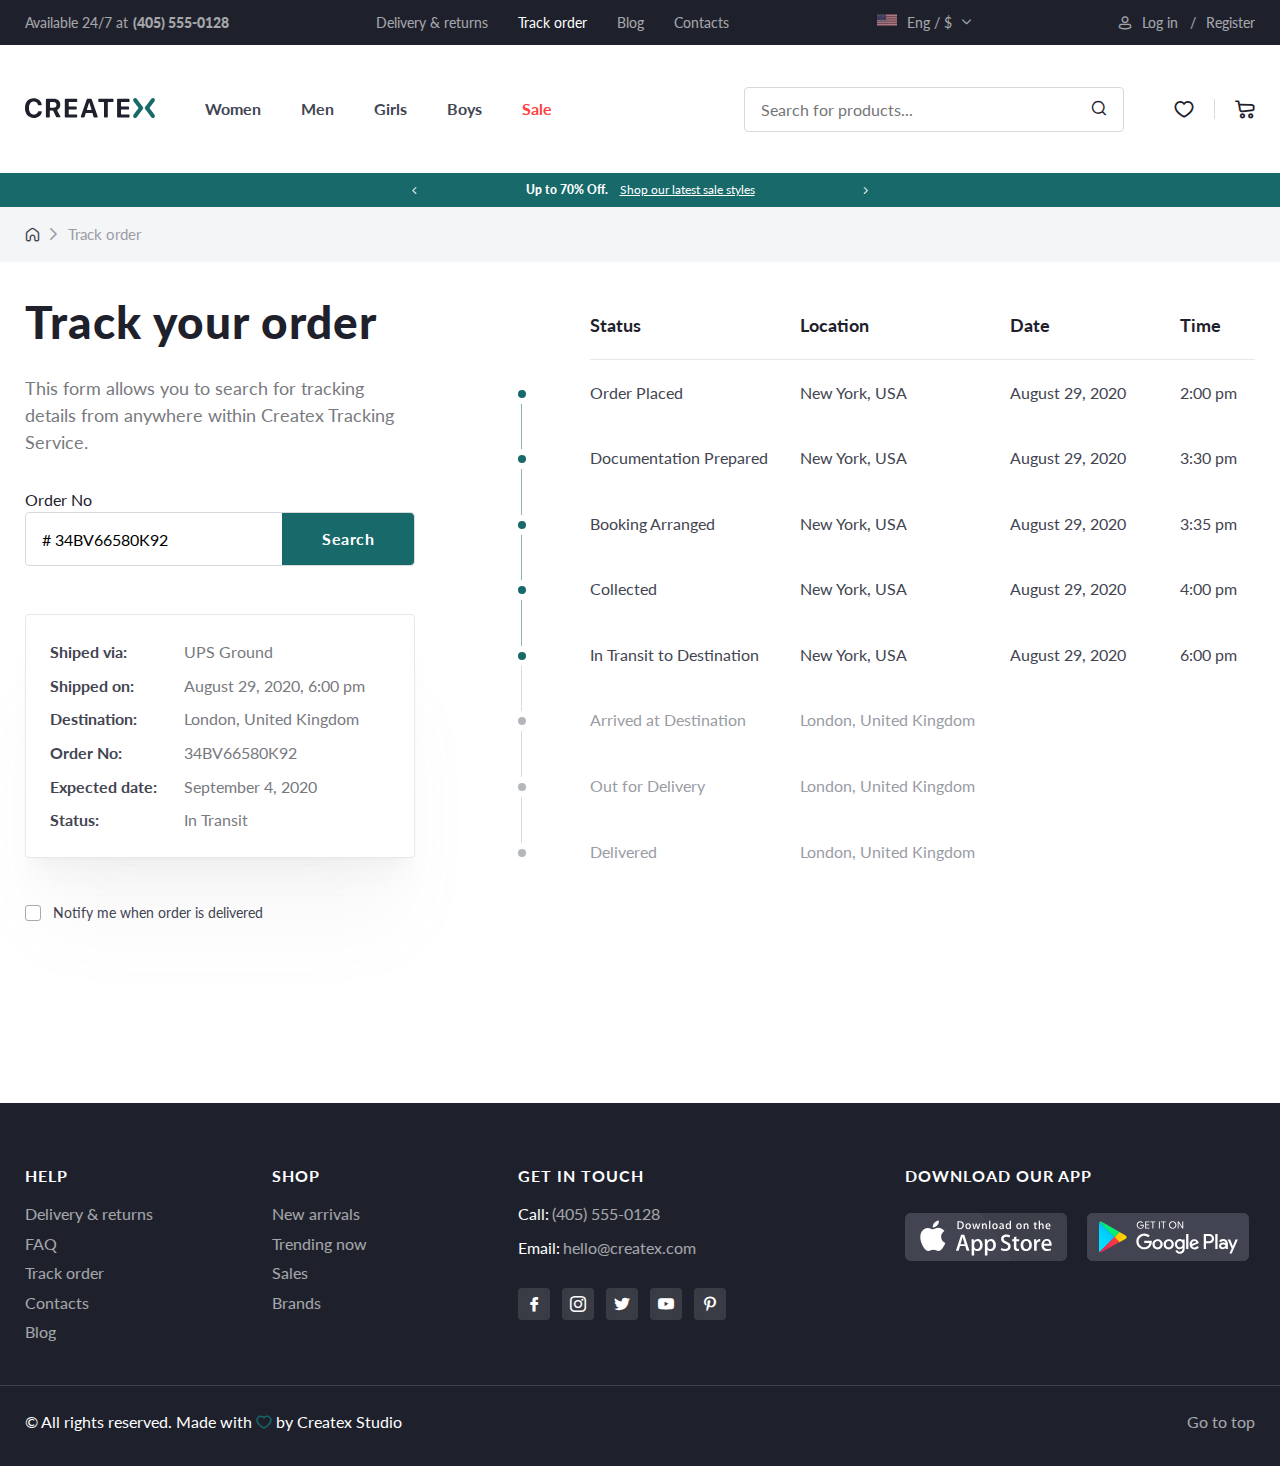
<file: track-order.html>
<!DOCTYPE html>
<html lang="ru">

<head>
	<title>Track order</title>
	<meta charset="UTF-8" />
	<meta name="format-detection" content="telephone=no" />
	<!-- <style>body{opacity: 0;}</style> -->
	<link rel="stylesheet" href="css/style.css?_v=20230702001403" />
	<link rel="shortcut icon" href="favicon.ico" />
	<!-- <meta name="robots" content="noindex, nofollow"> -->
	<meta name="viewport" content="width=device-width, initial-scale=1.0" />
</head>

<body>
	<div class="wrapper">
		<header class="header">
			<div class="header__top top-header">
				<div class="top-header__container">
					<div class="top-header__phone">
						<p class="top-header__text">Available 24/7 at</p>
						<a href="tel:4055550128" class="top-header__number">(405) 555-0128</a>
					</div>
					<nav class="top-header__menu">
						<ul data-da=".menu-header__list,992," class="top-header__list">
							<li class="top-header__item">
								<a href="dilivery.html">Delivery & returns</a>
							</li>
							<li class="top-header__item top-header__item_active">
								<a href="track-order.html">Track order</a>
							</li>
							<li class="top-header__item">
								<a href="blog.html">Blog</a>
							</li>
							<li class="top-header__item">
								<a href="contacts.html">Contacts</a>
							</li>
						</ul>
					</nav>
					<div class="top-header__language">
						<div data-da=".menu-header__list,400," data-select class="top-header__select select-header">
							<button data-select-button type="button" class="select-header__button _icon-small-arrow">
								<p>Eng / $</p>
								<div class="top-header__image">
									<picture><source srcset="img/header/flag-usa.webp" type="image/webp"><img src="img/header/flag-usa.jpg" alt="flag" /></picture>
								</div>
							</button>
							<ul class="select-header__list">
								<li class="select-header__item" data-value="cleaner">
									<p>Eng / $</p>
									<div class="top-header__image">
										<picture><source srcset="img/header/flag-usa.webp" type="image/webp"><img src="img/header/flag-usa.jpg" alt="flag" /></picture>
									</div>
								</li>
								<li class="select-header__item" data-value="ru">
									<p>RU, ₽</p>
									<div class="top-header__image">
										<picture><source srcset="img/header/russia-flag.webp" type="image/webp"><img src="img/header/russia-flag.png" alt="flag" /></picture>
									</div>
								</li>
							</ul>
							<input data-select-input type="text" class="select-header__input select-form__input_hidden" value="" />
						</div>
					</div>
					<div class="top-header__join _icon-user">
						<button data-popup="#log-in" type="button" class="top-header__log-in">
							<p>Log in</p>
							&nbsp; /
						</button>
						<button data-popup="#sign-up" type="button" class="top-header__register">
							Register
						</button>
					</div>
				</div>
			</div>
			<div class="header__body body-header">
				<div class="body-header__container">
					<a href="index.html" class="body-header__image">
						<img src="img/header/logo.svg" alt="logo" />
					</a>
					<nav class="body-header__menu menu-header">
						<ul class="menu-header__list">
							<li data-menu-id="1" class="menu-header__item">
								<button type="button" class="menu-header__button">
									Women
								</button>
							</li>
							<li data-menu-id="2" class="menu-header__item">
								<button type="button" class="menu-header__button">Men</button>
							</li>
							<li data-menu-id="3" class="menu-header__item">
								<button type="button" class="menu-header__button">
									Girls
								</button>
							</li>
							<li data-menu-id="4" class="menu-header__item">
								<button type="button" class="menu-header__button">
									Boys
								</button>
							</li>
							<li data-menu-id="5" class="menu-header__item menu-header__item_sale">
								<button type="button" class="menu-header__button">
									Sale
								</button>
							</li>
						</ul>
						<div data-submenu="1" class="menu-header__submenu submenu-header">
							<button class="submenu-header__close _icon-arrow">Back</button>
							<div class="submenu-header__container">
								<div class="submenu-header__content">
									<div class="submenu-header__nav nav-submenu">
										<ul class="nav-submenu__list">
											<li class="nav-submenu__item">
												<a href="catalog.html">New collection</a>
											</li>
											<li class="nav-submenu__item">
												<a href="catalog.html">Best Sellers</a>
											</li>
											<li class="nav-submenu__item">
												<a href="catalog.html">Plus Size</a>
											</li>
											<li class="nav-submenu__item nav-submenu__item_sale">
												<a href="catalog.html">Sale up to 70%</a>
											</li>
										</ul>
									</div>
									<div data-spollers="992,max" class="submenu-header__body">
										<div class="submenu-header__clothes">
											<a href="catalog.html" class="submenu-header__title">CLOTHES</a>
											<button data-spoller class="submenu-header__arrow _icon-small-arrow"></button>
											<div class="submenu-header__category">
												<ul class="submenu-header__list">
													<li class="submenu-header__item">
														<a href="catalog.html">Coats</a>
													</li>
													<li class="submenu-header__item">
														<a href="catalog.html">Jackets</a>
													</li>
													<li class="submenu-header__item">
														<a href="catalog.html">Suits</a>
													</li>
													<li class="submenu-header__item">
														<a href="catalog.html">Dresses </a>
													</li>
													<li class="submenu-header__item">
														<a href="catalog.html">Cardigans & sweaters</a>
													</li>
													<li class="submenu-header__item">
														<a href="catalog.html">Sweatshirts & hoodies</a>
													</li>
													<li class="submenu-header__item">
														<a href="catalog.html">T-shirts & tops</a>
													</li>
													<li class="submenu-header__item">
														<a href="catalog.html">Pants</a>
													</li>
													<li class="submenu-header__item">
														<a href="catalog.html">Jeans</a>
													</li>
													<li class="submenu-header__item">
														<a href="catalog.html">Shorts</a>
													</li>
													<li class="submenu-header__item">
														<a href="catalog.html">Skirts</a>
													</li>
													<li class="submenu-header__item">
														<a href="catalog.html">Lingerie & nightwear</a>
													</li>
													<li class="submenu-header__item">
														<a href="catalog.html">Sportswear</a>
													</li>
													<li class="submenu-header__item">
														<a href="catalog.html">Swimwear</a>
													</li>
												</ul>
											</div>
										</div>
									</div>
									<div data-spollers="992,max" class="submenu-header__body">
										<div class="submenu-header__clothes">
											<a href="catalog.html" class="submenu-header__title">SHOES</a>
											<button data-spoller class="submenu-header__arrow _icon-small-arrow"></button>
											<div class="submenu-header__category">
												<ul class="submenu-header__list">
													<li class="submenu-header__item">
														<a href="catalog.html">Boots</a>
													</li>
													<li class="submenu-header__item">
														<a href="catalog.html">Flat shoes</a>
													</li>
													<li class="submenu-header__item">
														<a href="catalog.html">Heels</a>
													</li>
													<li class="submenu-header__item">
														<a href="catalog.html">Sandals </a>
													</li>
													<li class="submenu-header__item">
														<a href="catalog.html">Mules</a>
													</li>
													<li class="submenu-header__item">
														<a href="catalog.html">Sliders</a>
													</li>
													<li class="submenu-header__item">
														<a href="catalog.html">Slippers</a>
													</li>
													<li class="submenu-header__item">
														<a href="catalog.html">Sneakers</a>
													</li>
													<li class="submenu-header__item">
														<a href="#">Leather</a>
													</li>
												</ul>
											</div>
										</div>
									</div>
									<div data-spollers="992,max" class="submenu-header__body">
										<div class="submenu-header__clothes">
											<a href="catalog.html" class="submenu-header__title">ACCESSORIES</a>
											<button data-spoller class="submenu-header__arrow _icon-small-arrow"></button>
											<div class="submenu-header__category">
												<ul class="submenu-header__list">
													<li class="submenu-header__item">
														<a href="catalog.html">Bags & bagpacks</a>
													</li>
													<li class="submenu-header__item">
														<a href="catalog.html">Hats & scarves</a>
													</li>
													<li class="submenu-header__item">
														<a href="catalog.html">Hair accessories</a>
													</li>
													<li class="submenu-header__item">
														<a href="catalog.html">Belts </a>
													</li>
													<li class="submenu-header__item">
														<a href="catalog.html">Jewellery</a>
													</li>
													<li class="submenu-header__item">
														<a href="catalog.html">Watches</a>
													</li>
													<li class="submenu-header__item">
														<a href="catalog.html">Sunglasses</a>
													</li>
													<li class="submenu-header__item">
														<a href="catalog.html">Purses</a>
													</li>
													<li class="submenu-header__item">
														<a href="catalog.html">Gloves</a>
													</li>
													<li class="submenu-header__item">
														<a href="catalog.html">Socks & tights</a>
													</li>
												</ul>
											</div>
										</div>
									</div>
								</div>
								<div class="submenu-header__offers offers-submenu">
									<div class="offers-submenu__image offers-submenu__image-ibg">
										<picture><source srcset="img/header/back-to-school.webp" type="image/webp"><img src="img/header/back-to-school.jpg" alt="back-to-school" /></picture>
									</div>
									<h4 class="offers-submenu__title">
										Back to school. Sale up to 50%
									</h4>
									<a href="" class="offers-submenu__button _button-border _icon-arrow">See offers</a>
								</div>
							</div>
						</div>
						<div data-submenu="2" class="menu-header__submenu submenu-header">
							<button class="submenu-header__close _icon-arrow">Back</button>
							<div class="submenu-header__container">
								<div class="submenu-header__content">
									<div class="submenu-header__nav nav-submenu">
										<ul class="nav-submenu__list">
											<li class="nav-submenu__item">
												<a href="catalog.html">New collection</a>
											</li>
											<li class="nav-submenu__item">
												<a href="catalog.html">Best Sellers</a>
											</li>
											<li class="nav-submenu__item">
												<a href="catalog.html">Plus Size</a>
											</li>
											<li class="nav-submenu__item nav-submenu__item_sale">
												<a href="catalog.html">Sale up to 70%</a>
											</li>
										</ul>
									</div>

									<div data-spollers="992,max" class="submenu-header__body">
										<div class="submenu-header__clothes">
											<a href="catalog.html" class="submenu-header__title">SHOES</a>
											<button data-spoller class="submenu-header__arrow _icon-small-arrow"></button>
											<div class="submenu-header__category">
												<ul class="submenu-header__list">
													<li class="submenu-header__item">
														<a href="catalog.html">Boots</a>
													</li>
													<li class="submenu-header__item">
														<a href="catalog.html">Flat shoes</a>
													</li>
													<li class="submenu-header__item">
														<a href="catalog.html">Heels</a>
													</li>
													<li class="submenu-header__item">
														<a href="catalog.html">Sandals </a>
													</li>
													<li class="submenu-header__item">
														<a href="catalog.html">Mules</a>
													</li>
													<li class="submenu-header__item">
														<a href="catalog.html">Sliders</a>
													</li>
													<li class="submenu-header__item">
														<a href="catalog.html">Slippers</a>
													</li>
													<li class="submenu-header__item">
														<a href="catalog.html">Sneakers</a>
													</li>
													<li class="submenu-header__item">
														<a href="catalog.html">Leather</a>
													</li>
												</ul>
											</div>
										</div>
									</div>
									<div data-spollers="992,max" class="submenu-header__body">
										<div class="submenu-header__clothes">
											<a href="catalog.html" class="submenu-header__title">ACCESSORIES</a>
											<button data-spoller class="submenu-header__arrow _icon-small-arrow"></button>
											<div class="submenu-header__category">
												<ul class="submenu-header__list">
													<li class="submenu-header__item">
														<a href="catalog.html">Bags & bagpacks</a>
													</li>
													<li class="submenu-header__item">
														<a href="catalog.html">Hats & scarves</a>
													</li>
													<li class="submenu-header__item">
														<a href="catalog.html">Hair accessories</a>
													</li>
													<li class="submenu-header__item">
														<a href="catalog.html">Belts </a>
													</li>
													<li class="submenu-header__item">
														<a href="catalog.html">Jewellery</a>
													</li>
													<li class="submenu-header__item">
														<a href="catalog.html">Watches</a>
													</li>
													<li class="submenu-header__item">
														<a href="catalog.html">Sunglasses</a>
													</li>
													<li class="submenu-header__item">
														<a href="catalog.html">Purses</a>
													</li>
													<li class="submenu-header__item">
														<a href="catalog.html">Gloves</a>
													</li>
													<li class="submenu-header__item">
														<a href="catalog.html">Socks & tights</a>
													</li>
												</ul>
											</div>
										</div>
									</div>
								</div>
								<div class="submenu-header__offers offers-submenu">
									<div class="offers-submenu__image offers-submenu__image-ibg">
										<picture><source srcset="img/header/back-to-school.webp" type="image/webp"><img src="img/header/back-to-school.jpg" alt="back-to-school" /></picture>
									</div>
									<h4 class="offers-submenu__title">
										Back to school. Sale up to 50%
									</h4>
									<a href="" class="offers-submenu__button _button-border _icon-arrow">See offers</a>
								</div>
							</div>
						</div>
						<div data-submenu="3" class="menu-header__submenu submenu-header">
							<button class="submenu-header__close _icon-arrow">Back</button>
							<div class="submenu-header__container">
								<div class="submenu-header__content">
									<div class="submenu-header__nav nav-submenu">
										<ul class="nav-submenu__list">
											<li class="nav-submenu__item">
												<a href="catalog.html">New collection</a>
											</li>
											<li class="nav-submenu__item">
												<a href="catalog.html">Best Sellers</a>
											</li>
											<li class="nav-submenu__item">
												<a href="catalog.html">Plus Size</a>
											</li>
											<li class="nav-submenu__item nav-submenu__item_sale">
												<a href="catalog.html">Sale up to 70%</a>
											</li>
										</ul>
									</div>
									<div data-spollers="992,max" class="submenu-header__body">
										<div class="submenu-header__clothes">
											<a href="catalog.html" class="submenu-header__title">CLOTHES</a>
											<button data-spoller class="submenu-header__arrow _icon-small-arrow"></button>
											<div class="submenu-header__category">
												<ul class="submenu-header__list">
													<li class="submenu-header__item">
														<a href="catalog.html">Coats</a>
													</li>
													<li class="submenu-header__item">
														<a href="catalog.html">Jackets</a>
													</li>
													<li class="submenu-header__item">
														<a href="catalog.html">Suits</a>
													</li>
													<li class="submenu-header__item">
														<a href="catalog.html">Dresses </a>
													</li>
													<li class="submenu-header__item">
														<a href="catalog.html">Cardigans & sweaters</a>
													</li>
													<li class="submenu-header__item">
														<a href="catalog.html">Sweatshirts & hoodies</a>
													</li>
													<li class="submenu-header__item">
														<a href="catalog.html">T-shirts & tops</a>
													</li>
													<li class="submenu-header__item">
														<a href="catalog.html">Pants</a>
													</li>
													<li class="submenu-header__item">
														<a href="catalog.html">Jeans</a>
													</li>
													<li class="submenu-header__item">
														<a href="catalog.html">Shorts</a>
													</li>
													<li class="submenu-header__item">
														<a href="catalog.html">Skirts</a>
													</li>
													<li class="submenu-header__item">
														<a href="catalog.html">Lingerie & nightwear</a>
													</li>
													<li class="submenu-header__item">
														<a href="catalog.html">Sportswear</a>
													</li>
													<li class="submenu-header__item">
														<a href="catalog.html">Swimwear</a>
													</li>
												</ul>
											</div>
										</div>
									</div>

									<div data-spollers="992,max" class="submenu-header__body">
										<div class="submenu-header__clothes">
											<a href="catalog.html" class="submenu-header__title">ACCESSORIES</a>
											<button data-spoller class="submenu-header__arrow _icon-small-arrow"></button>
											<div class="submenu-header__category">
												<ul class="submenu-header__list">
													<li class="submenu-header__item">
														<a href="catalog.html">Bags & bagpacks</a>
													</li>
													<li class="submenu-header__item">
														<a href="catalog.html">Hats & scarves</a>
													</li>
													<li class="submenu-header__item">
														<a href="catalog.html">Hair accessories</a>
													</li>
													<li class="submenu-header__item">
														<a href="catalog.html">Belts </a>
													</li>
													<li class="submenu-header__item">
														<a href="catalog.html">Jewellery</a>
													</li>
													<li class="submenu-header__item">
														<a href="catalog.html">Watches</a>
													</li>
													<li class="submenu-header__item">
														<a href="catalog.html">Sunglasses</a>
													</li>
													<li class="submenu-header__item">
														<a href="catalog.html">Purses</a>
													</li>
													<li class="submenu-header__item">
														<a href="catalog.html">Gloves</a>
													</li>
													<li class="submenu-header__item">
														<a href="catalog.html">Socks & tights</a>
													</li>
												</ul>
											</div>
										</div>
									</div>
								</div>
								<div class="submenu-header__offers offers-submenu">
									<div class="offers-submenu__image offers-submenu__image-ibg">
										<picture><source srcset="img/header/back-to-school.webp" type="image/webp"><img src="img/header/back-to-school.jpg" alt="back-to-school" /></picture>
									</div>
									<h4 class="offers-submenu__title">
										Back to school. Sale up to 50%
									</h4>
									<a href="" class="offers-submenu__button _button-border _icon-arrow">See offers</a>
								</div>
							</div>
						</div>
						<div data-submenu="4" class="menu-header__submenu submenu-header">
							<button class="submenu-header__close _icon-arrow">Back</button>
							<div class="submenu-header__container">
								<div class="submenu-header__content">
									<div class="submenu-header__nav nav-submenu">
										<ul class="nav-submenu__list">
											<li class="nav-submenu__item">
												<a href="catalog.html">New collection</a>
											</li>
											<li class="nav-submenu__item">
												<a href="catalog.html">Best Sellers</a>
											</li>
											<li class="nav-submenu__item">
												<a href="catalog.html">Plus Size</a>
											</li>
											<li class="nav-submenu__item nav-submenu__item_sale">
												<a href="catalog.html">Sale up to 70%</a>
											</li>
										</ul>
									</div>
									<div data-spollers="992,max" class="submenu-header__body">
										<div class="submenu-header__clothes">
											<a href="catalog.html" class="submenu-header__title">CLOTHES</a>
											<button data-spoller class="submenu-header__arrow _icon-small-arrow"></button>
											<div class="submenu-header__category">
												<ul class="submenu-header__list">
													<li class="submenu-header__item">
														<a href="catalog.html">Coats</a>
													</li>
													<li class="submenu-header__item">
														<a href="catalog.html">Jackets</a>
													</li>
													<li class="submenu-header__item">
														<a href="catalog.html">Suits</a>
													</li>
													<li class="submenu-header__item">
														<a href="catalog.html">Dresses </a>
													</li>
													<li class="submenu-header__item">
														<a href="catalog.html">Cardigans & sweaters</a>
													</li>
													<li class="submenu-header__item">
														<a href="catalog.html">Sweatshirts & hoodies</a>
													</li>
													<li class="submenu-header__item">
														<a href="catalog.html">T-shirts & tops</a>
													</li>
													<li class="submenu-header__item">
														<a href="catalog.html">Pants</a>
													</li>
													<li class="submenu-header__item">
														<a href="catalog.html">Jeans</a>
													</li>
													<li class="submenu-header__item">
														<a href="catalog.html">Shorts</a>
													</li>
													<li class="submenu-header__item">
														<a href="catalog.html">Skirts</a>
													</li>
													<li class="submenu-header__item">
														<a href="catalog.html">Lingerie & nightwear</a>
													</li>
													<li class="submenu-header__item">
														<a href="catalog.html">Sportswear</a>
													</li>
													<li class="submenu-header__item">
														<a href="catalog.html">Swimwear</a>
													</li>
												</ul>
											</div>
										</div>
									</div>
									<div data-spollers="992,max" class="submenu-header__body">
										<div class="submenu-header__clothes">
											<a href="catalog.html" class="submenu-header__title">SHOES</a>
											<button data-spoller class="submenu-header__arrow _icon-small-arrow"></button>
											<div class="submenu-header__category">
												<ul class="submenu-header__list">
													<li class="submenu-header__item">
														<a href="catalog.html">Boots</a>
													</li>
													<li class="submenu-header__item">
														<a href="catalog.html">Flat shoes</a>
													</li>
													<li class="submenu-header__item">
														<a href="catalog.html">Heels</a>
													</li>
													<li class="submenu-header__item">
														<a href="catalog.html">Sandals </a>
													</li>
													<li class="submenu-header__item">
														<a href="catalog.html">Mules</a>
													</li>
													<li class="submenu-header__item">
														<a href="catalog.html">Sliders</a>
													</li>
													<li class="submenu-header__item">
														<a href="catalog.html">Slippers</a>
													</li>
													<li class="submenu-header__item">
														<a href="catalog.html">Sneakers</a>
													</li>
													<li class="submenu-header__item">
														<a href="catalog.html">Leather</a>
													</li>
												</ul>
											</div>
										</div>
									</div>
								</div>
								<div class="submenu-header__offers offers-submenu">
									<div class="offers-submenu__image offers-submenu__image-ibg">
										<picture><source srcset="img/header/back-to-school.webp" type="image/webp"><img src="img/header/back-to-school.jpg" alt="back-to-school" /></picture>
									</div>
									<h4 class="offers-submenu__title">
										Back to school. Sale up to 50%
									</h4>
									<a href="" class="offers-submenu__button _button-border _icon-arrow">See offers</a>
								</div>
							</div>
						</div>
						<div data-submenu="5" class="menu-header__submenu submenu-header">
							<button class="submenu-header__close _icon-arrow">Back</button>
							<div class="submenu-header__container">
								<div class="submenu-header__content">
									<div class="submenu-header__nav nav-submenu">
										<ul class="nav-submenu__list">
											<li class="nav-submenu__item">
												<a href="catalog.html">New collection</a>
											</li>
											<li class="nav-submenu__item">
												<a href="catalog.html">Best Sellers</a>
											</li>
											<li class="nav-submenu__item">
												<a href="catalog.html">Plus Size</a>
											</li>
											<li class="nav-submenu__item nav-submenu__item_sale">
												<a href="catalog.html">Sale up to 70%</a>
											</li>
										</ul>
									</div>

									<div data-spollers="992,max" class="submenu-header__body">
										<div class="submenu-header__clothes">
											<a href="catalog.html" class="submenu-header__title">ACCESSORIES</a>
											<button data-spoller class="submenu-header__arrow _icon-small-arrow"></button>
											<div class="submenu-header__category">
												<ul class="submenu-header__list">
													<li class="submenu-header__item">
														<a href="catalog.html">Bags & bagpacks</a>
													</li>
													<li class="submenu-header__item">
														<a href="catalog.html">Hats & scarves</a>
													</li>
													<li class="submenu-header__item">
														<a href="catalog.html">Hair accessories</a>
													</li>
													<li class="submenu-header__item">
														<a href="catalog.html">Belts </a>
													</li>
													<li class="submenu-header__item">
														<a href="catalog.html">Jewellery</a>
													</li>
													<li class="submenu-header__item">
														<a href="catalog.html">Watches</a>
													</li>
													<li class="submenu-header__item">
														<a href="catalog.html">Sunglasses</a>
													</li>
													<li class="submenu-header__item">
														<a href="catalog.html">Purses</a>
													</li>
													<li class="submenu-header__item">
														<a href="catalog.html">Gloves</a>
													</li>
													<li class="submenu-header__item">
														<a href="catalog.html">Socks & tights</a>
													</li>
												</ul>
											</div>
										</div>
									</div>
								</div>
								<div class="submenu-header__offers offers-submenu">
									<div class="offers-submenu__image offers-submenu__image-ibg">
										<picture><source srcset="img/header/back-to-school.webp" type="image/webp"><img src="img/header/back-to-school.jpg" alt="back-to-school" /></picture>
									</div>
									<h4 class="offers-submenu__title">
										Back to school. Sale up to 50%
									</h4>
									<a href="" class="offers-submenu__button _button-border _icon-arrow">See offers</a>
								</div>
							</div>
						</div>
					</nav>
					<div class="body-header__search search-header">
						<button type="button" class="search-header__icon _icon-search"></button>
						<form action="#" class="search-header__form _icon-search">
							<input autocomplete="off" type="text" name="form[]" data-error="Ошибка" placeholder="Search for products..." class="search-header__input" />
						</form>
					</div>
					<div class="body-header__purchase purchase">
						<a href="wishlist.html" type="button" class="purchase__favourite _icon-favourite"></a>
						<button type="button" class="purchase__cart cart-purchase _icon-cart"></button>
					</div>
					<div class="icon-menu"><span></span></div>
				</div>
			</div>
			<div class="header__promo promo-header">
				<div class="promo-header__container">
					<div class="promo-header__slider swiper">
						<div class="promo-header__wrapper swiper-wrapper">
							<div class="promo-header__slide swiper-slide">
								<p>Up to 70% Off.</p>
								<a href="#">Shop our latest sale styles</a>
							</div>
							<div class="promo-header__slide swiper-slide">
								<p>Up to 70% Off.</p>
								<a href="#">Shop our latest sale styles</a>
							</div>
						</div>
						<button type="button" class="promo-header__button promo-header__button_prev _icon-small-arrow"></button>
						<button type="button" class="promo-header__button promo-header__button_next _icon-small-arrow"></button>
					</div>
				</div>
			</div>
		</header>
		<main class="page">
			<div class="page__top top-page">
				<div class="top-page__container">
					<nav class="top-page__breadcrumbs breadcrumbs">
						<ul class="breadcrumbs__list">
							<li class="breadcrumbs__item">
								<a class="_icon-home" href="index.html"></a>
							</li>
							<li class="breadcrumbs__item">
								<a href="track-order.html">Track order</a>
							</li>
						</ul>
					</nav>
				</div>
			</div>
			<section class="page__track track">
				<div class="track__container">
					<aside class="track__side side-track">
						<h1 class="side-track__title _title">Track your order</h1>
						<p class="side-track__text">
							This form allows you to search for tracking details from
							anywhere within Createx Tracking Service.
						</p>
						<form action="#" class="side-track__form form-track">
							<div class="form-track__item">
								<label for="" class="form-track__label">Order No</label>
								<div class="form-track__content">
									<input autocomplete="off" type="text" name="form[]" data-error="Ошибка" placeholder="Your track" class="form-track__input" value="# 34BV66580K92" />
									<button class="form-track__button _button">Search</button>
								</div>
							</div>
						</form>
						<div class="side-track__card card-side-track">
							<ul class="card-side-track__list">
								<li class="card-side-track__item">
									<span>Shiped via:</span>
									UPS Ground
								</li>
								<li class="card-side-track__item">
									<span>Shipped on:</span>
									August 29, 2020, 6:00 pm
								</li>
								<li class="card-side-track__item">
									<span>Destination:</span>
									London, United Kingdom
								</li>
								<li class="card-side-track__item">
									<span>Order No:</span>
									34BV66580K92
								</li>
								<li class="card-side-track__item">
									<span>Expected date:</span>
									September 4, 2020
								</li>
								<li class="card-side-track__item">
									<span>Status:</span>
									In Transit
								</li>
							</ul>
						</div>
						<div class="side-track__check checkbox">
							<input id="Notify" autocomplete="off" type="checkbox" class="side-track__checkbox checkbox__input" />
							<label for="Notify" class="side-track__label_check checkbox__label">Notify me when order is delivered</label>
						</div>
					</aside>
					<div class="track__content content-track">
						<div class="content-track__top top-track">
							<div class="top-track__item top-track__item_status">Status</div>
							<div class="top-track__item top-track__item_location">
								Location
							</div>
							<div class="top-track__item top-track__item_date">Date</div>
							<div class="top-track__item top-track__item_time">Time</div>
						</div>
						<div class="content-track__body">
							<div class="content-track__info">
								<div class="content-track__rows">
									<div class="content-track__row row-track content-track__row_active">
										<div class="row-track__item row-track__item_status">
											Order Placed
										</div>
										<div class="row-track__item row-track__item_location">
											New York, USA
										</div>
										<div class="row-track__item row-track__item_date">
											August 29, 2020
										</div>
										<div class="row-track__item row-track__item_time">
											2:00 pm
										</div>
									</div>
									<div class="content-track__row row-track content-track__row_active">
										<div class="row-track__item row-track__item_status">
											Documentation Prepared
										</div>
										<div class="row-track__item row-track__item_location">
											New York, USA
										</div>
										<div class="row-track__item row-track__item_date">
											August 29, 2020
										</div>
										<div class="row-track__item row-track__item_time">
											3:30 pm
										</div>
									</div>
									<div class="content-track__row row-track content-track__row_active">
										<div class="row-track__item row-track__item_status">
											Booking Arranged
										</div>
										<div class="row-track__item row-track__item_location">
											New York, USA
										</div>
										<div class="row-track__item row-track__item_date">
											August 29, 2020
										</div>
										<div class="row-track__item row-track__item_time">
											3:35 pm
										</div>
									</div>
									<div class="content-track__row row-track content-track__row_active">
										<div class="row-track__item row-track__item_status">
											Collected
										</div>
										<div class="row-track__item row-track__item_location">
											New York, USA
										</div>
										<div class="row-track__item row-track__item_date">
											August 29, 2020
										</div>
										<div class="row-track__item row-track__item_time">
											4:00 pm
										</div>
									</div>
									<div class="content-track__row row-track content-track__row_active">
										<div class="row-track__item row-track__item_status">
											In Transit to Destination
										</div>
										<div class="row-track__item row-track__item_location">
											New York, USA
										</div>
										<div class="row-track__item row-track__item_date">
											August 29, 2020
										</div>
										<div class="row-track__item row-track__item_time">
											6:00 pm
										</div>
									</div>
								</div>
								<div class="content-track__row row-track">
									<div class="row-track__item row-track__item_status">
										Arrived at Destination
									</div>
									<div class="row-track__item row-track__item_location">
										London, United Kingdom
									</div>
									<div class="row-track__item row-track__item_date"></div>
									<div class="row-track__item row-track__item_time"></div>
								</div>
								<div class="content-track__row row-track">
									<div class="row-track__item row-track__item_status">
										Out for Delivery
									</div>
									<div class="row-track__item row-track__item_location">
										London, United Kingdom
									</div>
									<div class="row-track__item row-track__item_date"></div>
									<div class="row-track__item row-track__item_time"></div>
								</div>
								<div class="content-track__row row-track">
									<div class="row-track__item row-track__item_status">
										Delivered
									</div>
									<div class="row-track__item row-track__item_location">
										London, United Kingdom
									</div>
									<div class="row-track__item row-track__item_date"></div>
									<div class="row-track__item row-track__item_time"></div>
								</div>
							</div>
						</div>
					</div>
				</div>
			</section>
		</main>
		<footer class="footer">
			<div class="footer__body body-footer">
				<div class="body-footer__top">
					<div class="body-footer__container">
						<div class="body-footer__content content-footer">
							<div data-spollers="550,max," class="content-footer__column">
								<button data-spoller class="content-footer__title _icon-small-arrow">
									HELP
								</button>
								<ul class="content-footer__list">
									<li class="content-footer__item">
										<a href="#">Delivery & returns</a>
									</li>
									<li class="content-footer__item">
										<a href="FAQ.html">FAQ</a>
									</li>
									<li class="content-footer__item">
										<a href="track-order.html">Track order</a>
									</li>
									<li class="content-footer__item">
										<a href="contacts.html">Contacts</a>
									</li>
									<li class="content-footer__item">
										<a href="blog.html">Blog</a>
									</li>
								</ul>
							</div>
							<div data-spollers="550,max," class="content-footer__column">
								<button data-spoller class="content-footer__title _icon-small-arrow">
									Shop
								</button>
								<ul class="content-footer__list">
									<li class="content-footer__item">
										<a href="#">New arrivals</a>
									</li>
									<li class="content-footer__item">
										<a href="#">Trending now</a>
									</li>
									<li class="content-footer__item"><a href="#">Sales</a></li>
									<li class="content-footer__item"><a href="#">Brands</a></li>
								</ul>
							</div>
							<div class="content-footer__column">
								<h4 class="content-footer__title">Get in touch</h4>
								<ul class="content-footer__list">
									<li class="content-footer__item">
										<p>Call:</p>
										<a href="tel:4055550128">(405) 555-0128</a>
									</li>
									<li class="content-footer__item">
										<p>Email:</p>
										<span>hello@createx.com</span>
									</li>
								</ul>
								<div class="content-footer__links">
									<a href="#" class="content-footer__link _icon-facebook"></a>
									<a href="#" class="content-footer__link _icon-instagram"></a>
									<a href="#" class="content-footer__link _icon-twitter"></a>
									<a href="#" class="content-footer__link _icon-youtube"></a>
									<a href="#" class="content-footer__link _icon-pinterest"></a>
								</div>
							</div>
						</div>
						<div class="content-footer__download download-footer">
							<h6 class="download-footer__title">Download our app</h6>
							<div class="download-footer__images">
								<a href="#" class="download-footer__image">
									<img src="img/footer/app-store.svg" alt="app-store" />
								</a>
								<a href="#" class="download-footer__image">
									<img src="img/footer/google-play.svg" alt="google-play" />
								</a>
							</div>
						</div>
					</div>
				</div>
				<div class="body-footer__copy copy-footer">
					<div class="copy-footer__container">
						<p class="copy-footer__text">
							© All rights reserved. Made with
							<span class="_icon-favourite"></span> by Createx Studio
						</p>
						<button class="copy-footer__button">Go to top</button>
					</div>
				</div>
			</div>
		</footer>
	</div>
	<div id="log-in" aria-hidden="true" class="log-in">
		<div class="log-in__wrapper">
			<div class="popup__content log-in__content">
				<button data-close type="button" class="log-in__close _icon-close"></button>
				<div class="log-in__body body-log-in">
					<h3 class="body-log-in__title">Sign in</h3>
					<h6 class="body-log-in__subtitle">
						Sign in to your account using email and password provided during
						registration.
					</h6>
					<form action="" class="body-log-in__form form-log-in">
						<div class="form-log-in__item">
							<label for="email" class="form-log-in__label">Email</label>
							<input id="email" autocomplete="off" type="text" name="email" data-error="Ошибка" placeholder="Your working email" class="form-log-in__input" />
						</div>
						<div class="form-log-in__item form-log-in__item_password">
							<label for="password" class="form-log-in__label">Password</label>
							<input id="password" autocomplete="off" type="password" name="email" data-error="Ошибка" placeholder="" class="form-log-in__input" />
							<div class="form-log-in__eyes _icon-eyes"></div>
						</div>
						<div class="form-log-in__bottom">
							<div class="form-log-in__check checkbox">
								<input id="keep" autocomplete="off" type="checkbox" class="form-log-in__checkbox checkbox__input" />
								<label for="keep" class="form-log-in__label_check checkbox__label">Keep me signed in</label>
							</div>
							<button type="button" class="form-log-in__forgot">
								Forgot password?
							</button>
						</div>
						<button type="button" class="form-log-in__button _button">
							Sign up
						</button>
					</form>
					<div class="body-log-in__sign">
						<p class="body-log-in__text">Don't have an account?</p>
						<button type="button" data-popup="#sign-up" class="body-log-in__button">
							Sign up
						</button>
					</div>
				</div>
				<div class="log-in__with with-log-in">
					<h6 class="with-log-in__title">Or sign in with</h6>
					<div class="with-log-in__links">
						<div class="with-log-in__link _icon-facebook"></div>
						<div class="with-log-in__link _icon-google"></div>
						<div class="with-log-in__link _icon-twitter"></div>
						<div class="with-log-in__link _icon-linked-in"></div>
					</div>
				</div>
			</div>
		</div>
	</div>
	<div id="sign-up" aria-hidden="true" class="sign-up">
		<div class="sign-up__wrapper">
			<div class="popup__content sign-up__content">
				<button data-close type="button" class="sign-up__close _icon-close"></button>
				<div class="sign-up__body body-sign-up">
					<h3 class="body-sign-up__title">Sign up</h3>
					<h6 class="body-sign-up__subtitle">
						Registration takes less than a minute but gives you full control over
						your orders.
					</h6>
					<form action="" class="body-sign-up__form form-sign-up">
						<div class="form-sign-up__item">
							<label for="name" class="form-sign-up__label">Full Name</label>
							<input id="name" autocomplete="off" type="text" name="email" data-error="Ошибка" placeholder="Your full name" class="form-sign-up__input" />
						</div>
						<div class="form-log-in__item">
							<label for="email" class="form-sign-up__label">Email</label>
							<input id="email" autocomplete="off" type="text" name="email" data-error="Ошибка" placeholder="Your full name" class="form-sign-up__input" />
						</div>
						<div class="form-sign-up__item form-sign-up__item_password">
							<label for="password" class="form-sign-up__label">Password</label>
							<input id="password" autocomplete="off" type="password" name="email" data-error="Ошибка" placeholder="" class="form-sign-up__input" />
							<div class="form-sign-up__eyes _icon-eyes"></div>
						</div>
						<div class="form-sign-up__item form-sign-up__item_password">
							<label for="password-conf" class="form-sign-up__label">Confirm Password</label>
							<input id="password-conf" autocomplete="off" type="password" name="email" data-error="Ошибка" placeholder="" class="form-sign-up__input" />
							<div class="form-sign-up__eyes _icon-eyes"></div>
						</div>
						<div class="form-sign-up__bottom">
							<div class="form-sing-up__check checkbox">
								<input id="remember" autocomplete="off" type="checkbox" class="form-sign-up__checkbox checkbox__input" />
								<label for="remember" class="form-sign-up__label_check checkbox__label">Remember me</label>
							</div>
						</div>
						<button type="button" class="form-sign-up__button _button">
							Sign up
						</button>
					</form>
					<div class="body-sign-up__sign">
						<p class="body-sign-up__text">Already have an account?</p>
						<button data-popup="#log-in" type="button" class="body-sign-up__button">
							Sign in
						</button>
					</div>
				</div>
				<div class="sign-up__with with-sign-up">
					<h6 class="with-sign-up__title">Or sign in with</h6>
					<div class="with-sign-up__links">
						<div class="with-sign-up__link _icon-facebook"></div>
						<div class="with-sign-up__link _icon-google"></div>
						<div class="with-sign-up__link _icon-twitter"></div>
						<div class="with-sign-up__link _icon-linked-in"></div>
					</div>
				</div>
			</div>
		</div>
	</div>
	<div id="size-chart" aria-hidden="true" class="size-chart">
		<div class="size-chart__wrapper">
			<div class="popup__content size-chart__content">
				<button data-close type="button" class="size-chart__close _icon-close"></button>
				<div class="size-chart__body body-size-chart">
					<h3 class="body-size-chart__title">Size chart</h3>
					<div data-tabs class="body-size-chart__tabs tabs-size">
						<nav data-tabs-titles class="tabs-size__navigation">
							<button type="button" class="tabs-size__title _tab-active">
								Women
							</button>
							<button type="button" class="tabs-size__title">Men</button>
							<button type="button" class="tabs-size__title">Kids</button>
						</nav>
						<div data-tabs-body class="tabs-size__content">
							<div class="tabs-size__body body-size">
								<h3 class="body-size__title">Footwear</h3>
								<div class="body-size__content">
									<div class="body-size__row">
										<div class="body-size__item body-size__item_main">Europe</div>
										<div class="body-size__sizes">
											<div class="body-size__item">35</div>
											<div class="body-size__item">36</div>
											<div class="body-size__item">37</div>
											<div class="body-size__item">38</div>
											<div class="body-size__item">39</div>
											<div class="body-size__item">40</div>
											<div class="body-size__item">41</div>
											<div class="body-size__item">42</div>
										</div>
									</div>
									<div class="body-size__row">
										<div class="body-size__item body-size__item_main">USA</div>
										<div class="body-size__sizes">
											<div class="body-size__item">5</div>
											<div class="body-size__item">6</div>
											<div class="body-size__item">6.5</div>
											<div class="body-size__item">7.5</div>
											<div class="body-size__item">8</div>
											<div class="body-size__item">9</div>
											<div class="body-size__item">10</div>
											<div class="body-size__item">11</div>
										</div>
									</div>
									<div class="body-size__row">
										<div class="body-size__item body-size__item_main">
											United Kingdom
										</div>
										<div class="body-size__sizes">
											<div class="body-size__item">2</div>
											<div class="body-size__item">3</div>
											<div class="body-size__item">4</div>
											<div class="body-size__item">5</div>
											<div class="body-size__item">6</div>
											<div class="body-size__item">7</div>
											<div class="body-size__item">8</div>
											<div class="body-size__item">9</div>
										</div>
									</div>
									<div class="body-size__row">
										<div class="body-size__item body-size__item_main">China</div>
										<div class="body-size__sizes">
											<div class="body-size__item">230/83</div>
											<div class="body-size__item">235/84</div>
											<div class="body-size__item">240/85</div>
											<div class="body-size__item">245/86</div>
											<div class="body-size__item">255/87</div>
											<div class="body-size__item">260/88</div>
											<div class="body-size__item">265/89</div>
											<div class="body-size__item">275/90</div>
										</div>
									</div>
									<div class="body-size__row">
										<div class="body-size__item body-size__item_main">Russia</div>
										<div class="body-size__sizes">
											<div class="body-size__item">35</div>
											<div class="body-size__item">36</div>
											<div class="body-size__item">37</div>
											<div class="body-size__item">38</div>
											<div class="body-size__item">39</div>
											<div class="body-size__item">40</div>
											<div class="body-size__item">41</div>
											<div class="body-size__item">42</div>
										</div>
									</div>
									<div class="body-size__row">
										<div class="body-size__item body-size__item_main">Italy</div>
										<div class="body-size__sizes">
											<div class="body-size__item">35</div>
											<div class="body-size__item">36</div>
											<div class="body-size__item">37</div>
											<div class="body-size__item">38</div>
											<div class="body-size__item">39</div>
											<div class="body-size__item">40</div>
											<div class="body-size__item">41</div>
											<div class="body-size__item">42</div>
										</div>
									</div>
									<div class="body-size__row">
										<div class="body-size__item body-size__item_main">
											South Korea
										</div>
										<div class="body-size__sizes">
											<div class="body-size__item">230</div>
											<div class="body-size__item">235</div>
											<div class="body-size__item">240</div>
											<div class="body-size__item">245</div>
											<div class="body-size__item">255</div>
											<div class="body-size__item">260</div>
											<div class="body-size__item">265</div>
											<div class="body-size__item">275</div>
										</div>
									</div>
								</div>
							</div>
							<div class="tabs-size__body body-size">
								<h3 class="body-size__title">Footwear</h3>
								<div class="body-size__content">
									<div class="body-size__row">
										<div class="body-size__item body-size__item_main">Europe</div>
										<div class="body-size__sizes">
											<div class="body-size__item">35</div>
											<div class="body-size__item">36</div>
											<div class="body-size__item">37</div>
											<div class="body-size__item">38</div>
											<div class="body-size__item">39</div>
											<div class="body-size__item">40</div>
											<div class="body-size__item">41</div>
											<div class="body-size__item">42</div>
										</div>
									</div>
									<div class="body-size__row">
										<div class="body-size__item body-size__item_main">USA</div>
										<div class="body-size__sizes">
											<div class="body-size__item">5</div>
											<div class="body-size__item">6</div>
											<div class="body-size__item">6.5</div>
											<div class="body-size__item">7.5</div>
											<div class="body-size__item">8</div>
											<div class="body-size__item">9</div>
											<div class="body-size__item">10</div>
											<div class="body-size__item">11</div>
										</div>
									</div>
									<div class="body-size__row">
										<div class="body-size__item body-size__item_main">
											United Kingdom
										</div>
										<div class="body-size__sizes">
											<div class="body-size__item">2</div>
											<div class="body-size__item">3</div>
											<div class="body-size__item">4</div>
											<div class="body-size__item">5</div>
											<div class="body-size__item">6</div>
											<div class="body-size__item">7</div>
											<div class="body-size__item">8</div>
											<div class="body-size__item">9</div>
										</div>
									</div>
									<div class="body-size__row">
										<div class="body-size__item body-size__item_main">China</div>
										<div class="body-size__sizes">
											<div class="body-size__item">230/83</div>
											<div class="body-size__item">235/84</div>
											<div class="body-size__item">240/85</div>
											<div class="body-size__item">245/86</div>
											<div class="body-size__item">255/87</div>
											<div class="body-size__item">260/88</div>
											<div class="body-size__item">265/89</div>
											<div class="body-size__item">275/90</div>
										</div>
									</div>
									<div class="body-size__row">
										<div class="body-size__item body-size__item_main">Russia</div>
										<div class="body-size__sizes">
											<div class="body-size__item">35</div>
											<div class="body-size__item">36</div>
											<div class="body-size__item">37</div>
											<div class="body-size__item">38</div>
											<div class="body-size__item">39</div>
											<div class="body-size__item">40</div>
											<div class="body-size__item">41</div>
											<div class="body-size__item">42</div>
										</div>
									</div>
								</div>
							</div>
							<div class="tabs-size__body body-size">
								<h3 class="body-size__title">Footwear</h3>
								<div class="body-size__content">
									<div class="body-size__row">
										<div class="body-size__item body-size__item_main">China</div>
										<div class="body-size__sizes">
											<div class="body-size__item">230/83</div>
											<div class="body-size__item">235/84</div>
											<div class="body-size__item">240/85</div>
											<div class="body-size__item">245/86</div>
											<div class="body-size__item">255/87</div>
											<div class="body-size__item">260/88</div>
											<div class="body-size__item">265/89</div>
											<div class="body-size__item">275/90</div>
										</div>
									</div>
									<div class="body-size__row">
										<div class="body-size__item body-size__item_main">Russia</div>
										<div class="body-size__sizes">
											<div class="body-size__item">35</div>
											<div class="body-size__item">36</div>
											<div class="body-size__item">37</div>
											<div class="body-size__item">38</div>
											<div class="body-size__item">39</div>
											<div class="body-size__item">40</div>
											<div class="body-size__item">41</div>
											<div class="body-size__item">42</div>
										</div>
									</div>
									<div class="body-size__row">
										<div class="body-size__item body-size__item_main">Italy</div>
										<div class="body-size__sizes">
											<div class="body-size__item">35</div>
											<div class="body-size__item">36</div>
											<div class="body-size__item">37</div>
											<div class="body-size__item">38</div>
											<div class="body-size__item">39</div>
											<div class="body-size__item">40</div>
											<div class="body-size__item">41</div>
											<div class="body-size__item">42</div>
										</div>
									</div>
									<div class="body-size__row">
										<div class="body-size__item body-size__item_main">
											South Korea
										</div>
										<div class="body-size__sizes">
											<div class="body-size__item">230</div>
											<div class="body-size__item">235</div>
											<div class="body-size__item">240</div>
											<div class="body-size__item">245</div>
											<div class="body-size__item">255</div>
											<div class="body-size__item">260</div>
											<div class="body-size__item">265</div>
											<div class="body-size__item">275</div>
										</div>
									</div>
								</div>
							</div>
						</div>
					</div>
					<div data-tabs class="body-size-chart__tabs tabs-size">
						<div class="tabs-size__top">
							<h3 class="tabs-size__subtitle">
								I want to see size equivalence in:
							</h3>
							<nav data-tabs-titles class="tabs-size__navigation">
								<button type="button" class="tabs-size__title _tab-active">
									cm
								</button>
								<button type="button" class="tabs-size__title">Inches</button>
							</nav>
						</div>
						<div data-tabs-body class="tabs-size__content">
							<div class="tabs-size__body body-size">
								<h2 class="body-size__title">Equivalence in centimetres</h2>
								<div class="body-size__content">
									<div class="body-size__row">
										<div class="body-size__item body-size__item_main">
											Foot length
										</div>

										<div class="body-size__sizes">
											<div class="body-size__item">22.4 cm</div>
											<div class="body-size__item">23 cm</div>
											<div class="body-size__item">23.6 cm</div>
											<div class="body-size__item">24.3 cm</div>
											<div class="body-size__item">24.9 cm</div>
											<div class="body-size__item">25.5 cm</div>
											<div class="body-size__item">26.2 cm</div>
											<div class="body-size__item">26.8 cm</div>
										</div>
									</div>
								</div>
							</div>
							<div class="tabs-size__body body-size">
								<h2 class="body-size__title">Equivalence in centimetres</h2>
								<div class="body-size__content">
									<div class="body-size__row">
										<div class="body-size__item body-size__item_main">
											Foot length
										</div>
										<div class="body-size__sizes">
											<div class="body-size__item">8.8 Inches</div>
											<div class="body-size__item">9.0 Inches</div>
											<div class="body-size__item">9.3 Inches</div>
											<div class="body-size__item">9.6 Inches</div>
											<div class="body-size__item">9.8 Inches</div>
											<div class="body-size__item">10.0 Inches</div>
											<div class="body-size__item">10.3 Inches</div>
											<div class="body-size__item">10.5 Inches</div>
										</div>
									</div>
								</div>
							</div>
						</div>
					</div>
				</div>
			</div>
		</div>
	</div>
	<div id="review" aria-hidden="true" class="review">
		<div class="review__wrapper">
			<div class="popup__content review__content">
				<button data-close type="button" class="review__close _icon-close"></button>
				<div class="review__body body-review">
					<h3 class="body-review__title">Leave a review</h3>
					<form action="#" class="body-review__form form-review">
						<div class="form-review__item">
							<label for="review-name" class="form-review__label">Name</label>
							<input id="review-name" autocomplete="off" type="text" name="form[]" data-error="Ошибка" placeholder="Your name" class="form-review__input" />
						</div>
						<div class="form-review__item">
							<label for="review-email" class="form-review__label">Email</label>
							<input data-required="email" id="review-email" autocomplete="off" type="text" name="form[]" data-error="Ошибка" placeholder="Your working email" class="form-review__input" />
						</div>
						<div data-select="" class="form-review__item form-review__select select-catalog">
							<h6 class="form-review__label">Rating</h6>
							<button type="button" data-select-button="" class="select-catalog__button _icon-small-arrow">
								Choose rating
							</button>
							<ul class="select-catalog__list">
								<li class="select-catalog__item" data-value="5">
									<div class="rating-card__body">
										<div class="rating-card__items">
											<div class="rating-card__item _icon-rating-star"></div>
											<div class="rating-card__item _icon-rating-star"></div>
											<div class="rating-card__item _icon-rating-star"></div>
											<div class="rating-card__item _icon-rating-star"></div>
											<div class="rating-card__item _icon-rating-star"></div>
										</div>
									</div>
								</li>
								<li class="select-catalog__item" data-value="4">
									<div class="rating-card__body">
										<div class="rating-card__items">
											<div class="rating-card__item _icon-rating-star"></div>
											<div class="rating-card__item _icon-rating-star"></div>
											<div class="rating-card__item _icon-rating-star"></div>
											<div class="rating-card__item _icon-rating-star"></div>
											<div class="rating-card__item _icon-rating-star-transp"></div>
										</div>
									</div>
								</li>
								<li class="select-catalog__item" data-value="3">
									<div class="rating-card__body">
										<div class="rating-card__items">
											<div class="rating-card__item _icon-rating-star"></div>
											<div class="rating-card__item _icon-rating-star"></div>
											<div class="rating-card__item _icon-rating-star"></div>
											<div class="rating-card__item _icon-rating-star-transp"></div>
											<div class="rating-card__item _icon-rating-star-transp"></div>
										</div>
									</div>
								</li>
								<li class="select-catalog__item" data-value="2">
									<div class="rating-card__body">
										<div class="rating-card__items">
											<div class="rating-card__item _icon-rating-star"></div>
											<div class="rating-card__item _icon-rating-star"></div>
											<div class="rating-card__item _icon-rating-star-transp"></div>
											<div class="rating-card__item _icon-rating-star-transp"></div>
											<div class="rating-card__item _icon-rating-star-transp"></div>
										</div>
									</div>
								</li>
								<li class="select-catalog__item" data-value="1">
									<div class="rating-card__body">
										<div class="rating-card__items">
											<div class="rating-card__item _icon-rating-star"></div>
											<div class="rating-card__item _icon-rating-star-transp"></div>
											<div class="rating-card__item _icon-rating-star-transp"></div>
											<div class="rating-card__item _icon-rating-star-transp"></div>
											<div class="rating-card__item _icon-rating-star-transp"></div>
										</div>
									</div>
								</li>
							</ul>
							<input data-select-input type="text" id="form-review__value" class="select-catalog__input select-form__input_hidden" value="" />
						</div>
						<div class="form-review__item">
							<label for="review-file" class="form-review__label">Upload a photo or video (optional)</label>
							<div class="form-review__file file-review">
								<input id="review-file" autocomplete="off" type="file" name="form[]" data-error="Ошибка" placeholder="Your working email" class="form-review__input" />
								<div class="file-review__icon _icon-upload"></div>
								<p class="file-review__text">Drag and drop here to upload</p>
								<label for="review-file" class="form-review__label_button">Or select file</label>
								<div id="file-image__preview"></div>
							</div>
						</div>
						<div class="form-review__item">
							<label for="review-area" class="form-review__label">Review</label>
							<textarea name="" id="review-area" class="form-review__textarea" placeholder="Your review" maxlength="500"></textarea>
						</div>
						<button type="button" class="form-review__button _button">
							Submit a review
						</button>
					</form>
				</div>
			</div>
		</div>
	</div>
	<div class="cart-products">
		<div class="cart-products__wrapper">
			<div class="cart-products__content">
				<h3 class="cart-products__title">Your cart (<span>0</span>)</h3>
				<div class="cart-products__close _icon-close"></div>
				<div class="cart-products__body body-cart"></div>
				<div class="cart-products__bottom bottom-cart">
					<div class="bottom-cart__text">
						<p class="bottom-cart__total">Subtotal:</p>
						<p class="bottom-cart__price">$0</p>
					</div>
					<a type="button" href="checkout.html" class="bottom-cart__button _button">Checkout</a>
				</div>
			</div>
		</div>
	</div>
	<script src="js/app.min.js?_v=20230702001403"></script>

</body>

</html>
</file>
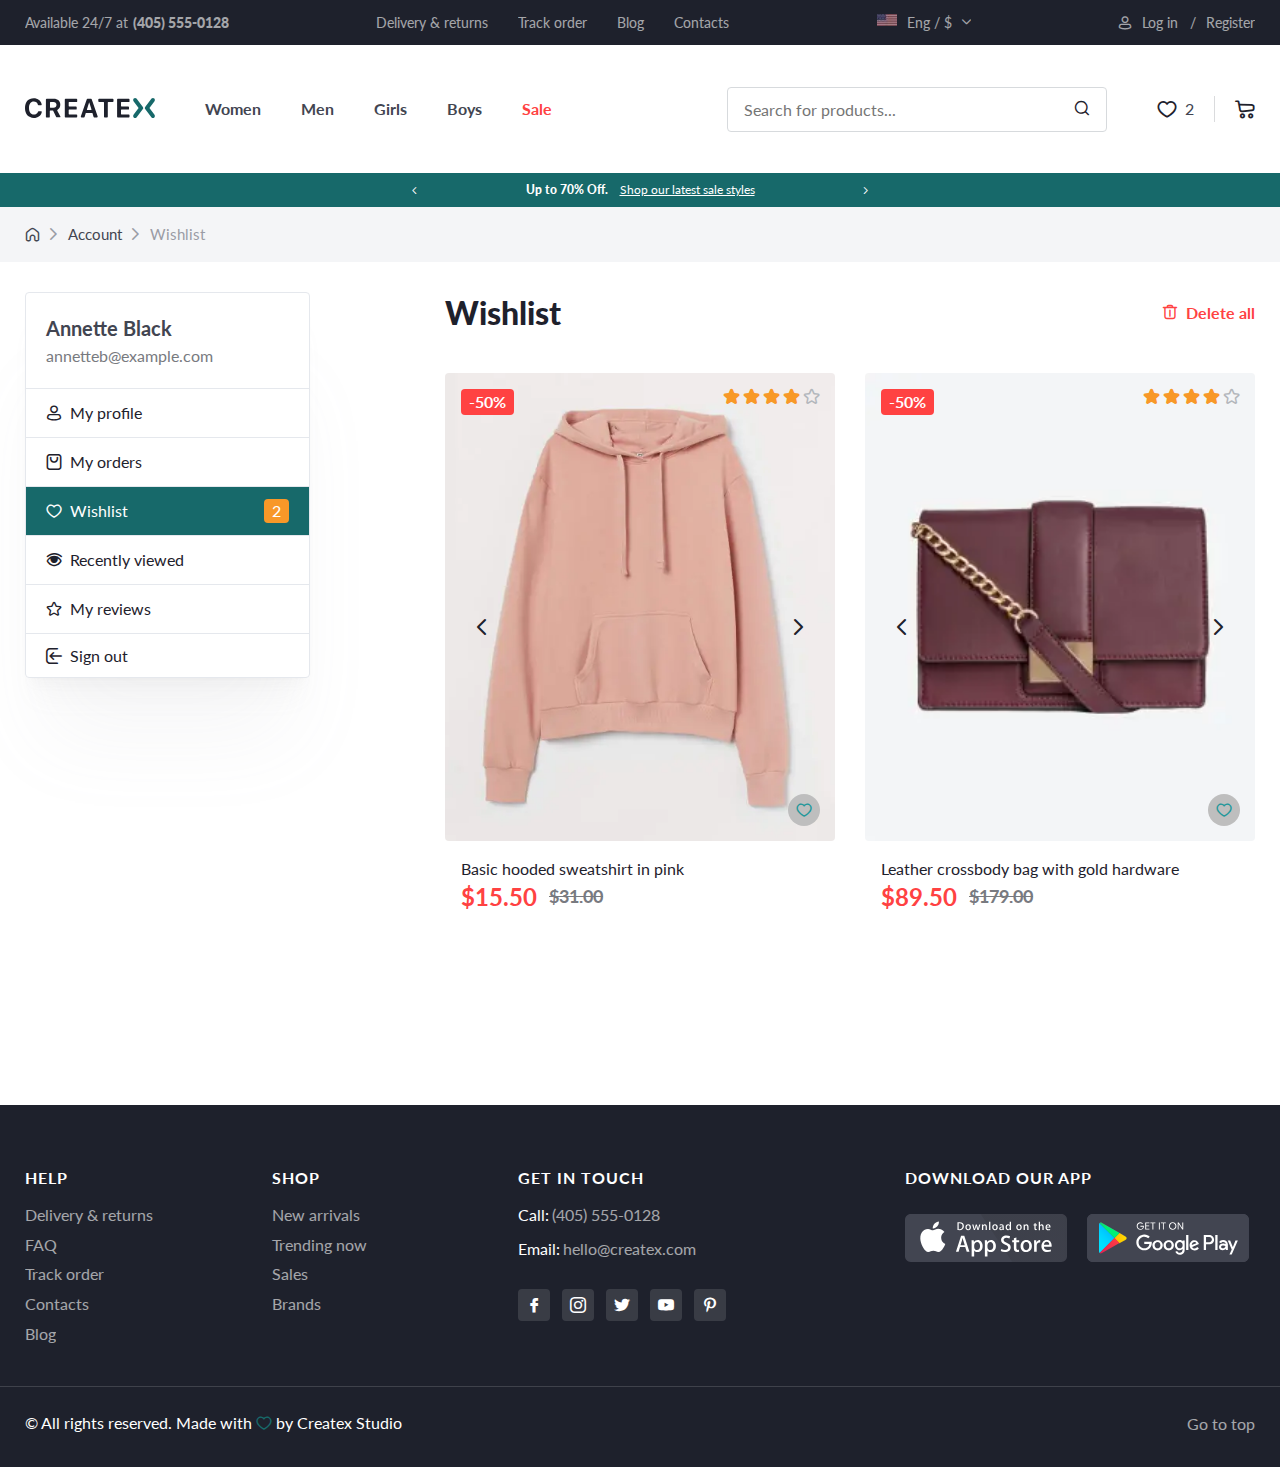
<file: wishlist.html>
<!DOCTYPE html>
<html lang="ru">

<head>
	<title>Главная</title>
	<meta charset="UTF-8" />
	<meta name="format-detection" content="telephone=no" />
	<!-- <style>body{opacity: 0;}</style> -->
	<link rel="stylesheet" href="css/style.css?_v=20230702001403" />
	<link rel="shortcut icon" href="favicon.ico" />
	<!-- <meta name="robots" content="noindex, nofollow"> -->
	<meta name="viewport" content="width=device-width, initial-scale=1.0" />
</head>

<body>
	<div class="wrapper">
		<header class="header">
			<div class="header__top top-header">
				<div class="top-header__container">
					<div class="top-header__phone">
						<p class="top-header__text">Available 24/7 at</p>
						<a href="tel:4055550128" class="top-header__number">(405) 555-0128</a>
					</div>
					<nav class="top-header__menu">
						<ul data-da=".menu-header__list,992," class="top-header__list">
							<li class="top-header__item">
								<a href="dilivery.html">Delivery & returns</a>
							</li>
							<li class="top-header__item">
								<a href="track-order.html">Track order</a>
							</li>
							<li class="top-header__item"><a href="blog.html">Blog</a></li>
							<li class="top-header__item">
								<a href="contacts.html">Contacts</a>
							</li>
						</ul>
					</nav>
					<div class="top-header__language">
						<div data-da=".menu-header__list,400," data-select class="top-header__select select-header">
							<button data-select-button type="button" class="select-header__button _icon-small-arrow">
								<p>Eng / $</p>
								<div class="top-header__image">
									<picture><source srcset="img/header/flag-usa.webp" type="image/webp"><img src="img/header/flag-usa.jpg" alt="flag" /></picture>
								</div>
							</button>
							<ul class="select-header__list">
								<li class="select-header__item" data-value="cleaner">
									<p>Eng / $</p>
									<div class="top-header__image">
										<picture><source srcset="img/header/flag-usa.webp" type="image/webp"><img src="img/header/flag-usa.jpg" alt="flag" /></picture>
									</div>
								</li>
								<li class="select-header__item" data-value="ru">
									<p>RU, ₽</p>
									<div class="top-header__image">
										<picture><source srcset="img/header/russia-flag.webp" type="image/webp"><img src="img/header/russia-flag.png" alt="flag" /></picture>
									</div>
								</li>
							</ul>
							<input data-select-input type="text" class="select-header__input select-form__input_hidden" value="" />
						</div>
					</div>
					<div class="top-header__join _icon-user">
						<button data-popup="#log-in" type="button" class="top-header__log-in">
							<p>Log in</p>
							&nbsp; /
						</button>
						<button data-popup="#sign-up" type="button" class="top-header__register">
							Register
						</button>
					</div>
				</div>
			</div>
			<div class="header__body body-header">
				<div class="body-header__container">
					<a href="index.html" class="body-header__image">
						<img src="img/header/logo.svg" alt="logo" />
					</a>
					<nav class="body-header__menu menu-header">
						<ul class="menu-header__list">
							<li data-menu-id="1" class="menu-header__item">
								<button type="button" class="menu-header__button">
									Women
								</button>
							</li>
							<li data-menu-id="2" class="menu-header__item">
								<button type="button" class="menu-header__button">Men</button>
							</li>
							<li data-menu-id="3" class="menu-header__item">
								<button type="button" class="menu-header__button">
									Girls
								</button>
							</li>
							<li data-menu-id="4" class="menu-header__item">
								<button type="button" class="menu-header__button">
									Boys
								</button>
							</li>
							<li data-menu-id="5" class="menu-header__item menu-header__item_sale">
								<button type="button" class="menu-header__button">
									Sale
								</button>
							</li>
						</ul>
						<div data-submenu="1" class="menu-header__submenu submenu-header">
							<button class="submenu-header__close _icon-arrow">Back</button>
							<div class="submenu-header__container">
								<div class="submenu-header__content">
									<div class="submenu-header__nav nav-submenu">
										<ul class="nav-submenu__list">
											<li class="nav-submenu__item">
												<a href="catalog.html">New collection</a>
											</li>
											<li class="nav-submenu__item">
												<a href="catalog.html">Best Sellers</a>
											</li>
											<li class="nav-submenu__item">
												<a href="catalog.html">Plus Size</a>
											</li>
											<li class="nav-submenu__item nav-submenu__item_sale">
												<a href="catalog.html">Sale up to 70%</a>
											</li>
										</ul>
									</div>
									<div data-spollers="992,max" class="submenu-header__body">
										<div class="submenu-header__clothes">
											<a href="catalog.html" class="submenu-header__title">CLOTHES</a>
											<button data-spoller class="submenu-header__arrow _icon-small-arrow"></button>
											<div class="submenu-header__category">
												<ul class="submenu-header__list">
													<li class="submenu-header__item">
														<a href="catalog.html">Coats</a>
													</li>
													<li class="submenu-header__item">
														<a href="catalog.html">Jackets</a>
													</li>
													<li class="submenu-header__item">
														<a href="catalog.html">Suits</a>
													</li>
													<li class="submenu-header__item">
														<a href="catalog.html">Dresses </a>
													</li>
													<li class="submenu-header__item">
														<a href="catalog.html">Cardigans & sweaters</a>
													</li>
													<li class="submenu-header__item">
														<a href="catalog.html">Sweatshirts & hoodies</a>
													</li>
													<li class="submenu-header__item">
														<a href="catalog.html">T-shirts & tops</a>
													</li>
													<li class="submenu-header__item">
														<a href="catalog.html">Pants</a>
													</li>
													<li class="submenu-header__item">
														<a href="catalog.html">Jeans</a>
													</li>
													<li class="submenu-header__item">
														<a href="catalog.html">Shorts</a>
													</li>
													<li class="submenu-header__item">
														<a href="catalog.html">Skirts</a>
													</li>
													<li class="submenu-header__item">
														<a href="catalog.html">Lingerie & nightwear</a>
													</li>
													<li class="submenu-header__item">
														<a href="catalog.html">Sportswear</a>
													</li>
													<li class="submenu-header__item">
														<a href="catalog.html">Swimwear</a>
													</li>
												</ul>
											</div>
										</div>
									</div>
									<div data-spollers="992,max" class="submenu-header__body">
										<div class="submenu-header__clothes">
											<a href="catalog.html" class="submenu-header__title">SHOES</a>
											<button data-spoller class="submenu-header__arrow _icon-small-arrow"></button>
											<div class="submenu-header__category">
												<ul class="submenu-header__list">
													<li class="submenu-header__item">
														<a href="catalog.html">Boots</a>
													</li>
													<li class="submenu-header__item">
														<a href="catalog.html">Flat shoes</a>
													</li>
													<li class="submenu-header__item">
														<a href="catalog.html">Heels</a>
													</li>
													<li class="submenu-header__item">
														<a href="catalog.html">Sandals </a>
													</li>
													<li class="submenu-header__item">
														<a href="catalog.html">Mules</a>
													</li>
													<li class="submenu-header__item">
														<a href="catalog.html">Sliders</a>
													</li>
													<li class="submenu-header__item">
														<a href="catalog.html">Slippers</a>
													</li>
													<li class="submenu-header__item">
														<a href="catalog.html">Sneakers</a>
													</li>
													<li class="submenu-header__item">
														<a href="#">Leather</a>
													</li>
												</ul>
											</div>
										</div>
									</div>
									<div data-spollers="992,max" class="submenu-header__body">
										<div class="submenu-header__clothes">
											<a href="catalog.html" class="submenu-header__title">ACCESSORIES</a>
											<button data-spoller class="submenu-header__arrow _icon-small-arrow"></button>
											<div class="submenu-header__category">
												<ul class="submenu-header__list">
													<li class="submenu-header__item">
														<a href="catalog.html">Bags & bagpacks</a>
													</li>
													<li class="submenu-header__item">
														<a href="catalog.html">Hats & scarves</a>
													</li>
													<li class="submenu-header__item">
														<a href="catalog.html">Hair accessories</a>
													</li>
													<li class="submenu-header__item">
														<a href="catalog.html">Belts </a>
													</li>
													<li class="submenu-header__item">
														<a href="catalog.html">Jewellery</a>
													</li>
													<li class="submenu-header__item">
														<a href="catalog.html">Watches</a>
													</li>
													<li class="submenu-header__item">
														<a href="catalog.html">Sunglasses</a>
													</li>
													<li class="submenu-header__item">
														<a href="catalog.html">Purses</a>
													</li>
													<li class="submenu-header__item">
														<a href="catalog.html">Gloves</a>
													</li>
													<li class="submenu-header__item">
														<a href="catalog.html">Socks & tights</a>
													</li>
												</ul>
											</div>
										</div>
									</div>
								</div>
								<div class="submenu-header__offers offers-submenu">
									<div class="offers-submenu__image offers-submenu__image-ibg">
										<picture><source srcset="img/header/back-to-school.webp" type="image/webp"><img src="img/header/back-to-school.jpg" alt="back-to-school" /></picture>
									</div>
									<h4 class="offers-submenu__title">
										Back to school. Sale up to 50%
									</h4>
									<a href="" class="offers-submenu__button _button-border _icon-arrow">See offers</a>
								</div>
							</div>
						</div>
						<div data-submenu="2" class="menu-header__submenu submenu-header">
							<button class="submenu-header__close _icon-arrow">Back</button>
							<div class="submenu-header__container">
								<div class="submenu-header__content">
									<div class="submenu-header__nav nav-submenu">
										<ul class="nav-submenu__list">
											<li class="nav-submenu__item">
												<a href="catalog.html">New collection</a>
											</li>
											<li class="nav-submenu__item">
												<a href="catalog.html">Best Sellers</a>
											</li>
											<li class="nav-submenu__item">
												<a href="catalog.html">Plus Size</a>
											</li>
											<li class="nav-submenu__item nav-submenu__item_sale">
												<a href="catalog.html">Sale up to 70%</a>
											</li>
										</ul>
									</div>

									<div data-spollers="992,max" class="submenu-header__body">
										<div class="submenu-header__clothes">
											<a href="catalog.html" class="submenu-header__title">SHOES</a>
											<button data-spoller class="submenu-header__arrow _icon-small-arrow"></button>
											<div class="submenu-header__category">
												<ul class="submenu-header__list">
													<li class="submenu-header__item">
														<a href="catalog.html">Boots</a>
													</li>
													<li class="submenu-header__item">
														<a href="catalog.html">Flat shoes</a>
													</li>
													<li class="submenu-header__item">
														<a href="catalog.html">Heels</a>
													</li>
													<li class="submenu-header__item">
														<a href="catalog.html">Sandals </a>
													</li>
													<li class="submenu-header__item">
														<a href="catalog.html">Mules</a>
													</li>
													<li class="submenu-header__item">
														<a href="catalog.html">Sliders</a>
													</li>
													<li class="submenu-header__item">
														<a href="catalog.html">Slippers</a>
													</li>
													<li class="submenu-header__item">
														<a href="catalog.html">Sneakers</a>
													</li>
													<li class="submenu-header__item">
														<a href="catalog.html">Leather</a>
													</li>
												</ul>
											</div>
										</div>
									</div>
									<div data-spollers="992,max" class="submenu-header__body">
										<div class="submenu-header__clothes">
											<a href="catalog.html" class="submenu-header__title">ACCESSORIES</a>
											<button data-spoller class="submenu-header__arrow _icon-small-arrow"></button>
											<div class="submenu-header__category">
												<ul class="submenu-header__list">
													<li class="submenu-header__item">
														<a href="catalog.html">Bags & bagpacks</a>
													</li>
													<li class="submenu-header__item">
														<a href="catalog.html">Hats & scarves</a>
													</li>
													<li class="submenu-header__item">
														<a href="catalog.html">Hair accessories</a>
													</li>
													<li class="submenu-header__item">
														<a href="catalog.html">Belts </a>
													</li>
													<li class="submenu-header__item">
														<a href="catalog.html">Jewellery</a>
													</li>
													<li class="submenu-header__item">
														<a href="catalog.html">Watches</a>
													</li>
													<li class="submenu-header__item">
														<a href="catalog.html">Sunglasses</a>
													</li>
													<li class="submenu-header__item">
														<a href="catalog.html">Purses</a>
													</li>
													<li class="submenu-header__item">
														<a href="catalog.html">Gloves</a>
													</li>
													<li class="submenu-header__item">
														<a href="catalog.html">Socks & tights</a>
													</li>
												</ul>
											</div>
										</div>
									</div>
								</div>
								<div class="submenu-header__offers offers-submenu">
									<div class="offers-submenu__image offers-submenu__image-ibg">
										<picture><source srcset="img/header/back-to-school.webp" type="image/webp"><img src="img/header/back-to-school.jpg" alt="back-to-school" /></picture>
									</div>
									<h4 class="offers-submenu__title">
										Back to school. Sale up to 50%
									</h4>
									<a href="" class="offers-submenu__button _button-border _icon-arrow">See offers</a>
								</div>
							</div>
						</div>
						<div data-submenu="3" class="menu-header__submenu submenu-header">
							<button class="submenu-header__close _icon-arrow">Back</button>
							<div class="submenu-header__container">
								<div class="submenu-header__content">
									<div class="submenu-header__nav nav-submenu">
										<ul class="nav-submenu__list">
											<li class="nav-submenu__item">
												<a href="catalog.html">New collection</a>
											</li>
											<li class="nav-submenu__item">
												<a href="catalog.html">Best Sellers</a>
											</li>
											<li class="nav-submenu__item">
												<a href="catalog.html">Plus Size</a>
											</li>
											<li class="nav-submenu__item nav-submenu__item_sale">
												<a href="catalog.html">Sale up to 70%</a>
											</li>
										</ul>
									</div>
									<div data-spollers="992,max" class="submenu-header__body">
										<div class="submenu-header__clothes">
											<a href="catalog.html" class="submenu-header__title">CLOTHES</a>
											<button data-spoller class="submenu-header__arrow _icon-small-arrow"></button>
											<div class="submenu-header__category">
												<ul class="submenu-header__list">
													<li class="submenu-header__item">
														<a href="catalog.html">Coats</a>
													</li>
													<li class="submenu-header__item">
														<a href="catalog.html">Jackets</a>
													</li>
													<li class="submenu-header__item">
														<a href="catalog.html">Suits</a>
													</li>
													<li class="submenu-header__item">
														<a href="catalog.html">Dresses </a>
													</li>
													<li class="submenu-header__item">
														<a href="catalog.html">Cardigans & sweaters</a>
													</li>
													<li class="submenu-header__item">
														<a href="catalog.html">Sweatshirts & hoodies</a>
													</li>
													<li class="submenu-header__item">
														<a href="catalog.html">T-shirts & tops</a>
													</li>
													<li class="submenu-header__item">
														<a href="catalog.html">Pants</a>
													</li>
													<li class="submenu-header__item">
														<a href="catalog.html">Jeans</a>
													</li>
													<li class="submenu-header__item">
														<a href="catalog.html">Shorts</a>
													</li>
													<li class="submenu-header__item">
														<a href="catalog.html">Skirts</a>
													</li>
													<li class="submenu-header__item">
														<a href="catalog.html">Lingerie & nightwear</a>
													</li>
													<li class="submenu-header__item">
														<a href="catalog.html">Sportswear</a>
													</li>
													<li class="submenu-header__item">
														<a href="catalog.html">Swimwear</a>
													</li>
												</ul>
											</div>
										</div>
									</div>

									<div data-spollers="992,max" class="submenu-header__body">
										<div class="submenu-header__clothes">
											<a href="catalog.html" class="submenu-header__title">ACCESSORIES</a>
											<button data-spoller class="submenu-header__arrow _icon-small-arrow"></button>
											<div class="submenu-header__category">
												<ul class="submenu-header__list">
													<li class="submenu-header__item">
														<a href="catalog.html">Bags & bagpacks</a>
													</li>
													<li class="submenu-header__item">
														<a href="catalog.html">Hats & scarves</a>
													</li>
													<li class="submenu-header__item">
														<a href="catalog.html">Hair accessories</a>
													</li>
													<li class="submenu-header__item">
														<a href="catalog.html">Belts </a>
													</li>
													<li class="submenu-header__item">
														<a href="catalog.html">Jewellery</a>
													</li>
													<li class="submenu-header__item">
														<a href="catalog.html">Watches</a>
													</li>
													<li class="submenu-header__item">
														<a href="catalog.html">Sunglasses</a>
													</li>
													<li class="submenu-header__item">
														<a href="catalog.html">Purses</a>
													</li>
													<li class="submenu-header__item">
														<a href="catalog.html">Gloves</a>
													</li>
													<li class="submenu-header__item">
														<a href="catalog.html">Socks & tights</a>
													</li>
												</ul>
											</div>
										</div>
									</div>
								</div>
								<div class="submenu-header__offers offers-submenu">
									<div class="offers-submenu__image offers-submenu__image-ibg">
										<picture><source srcset="img/header/back-to-school.webp" type="image/webp"><img src="img/header/back-to-school.jpg" alt="back-to-school" /></picture>
									</div>
									<h4 class="offers-submenu__title">
										Back to school. Sale up to 50%
									</h4>
									<a href="" class="offers-submenu__button _button-border _icon-arrow">See offers</a>
								</div>
							</div>
						</div>
						<div data-submenu="4" class="menu-header__submenu submenu-header">
							<button class="submenu-header__close _icon-arrow">Back</button>
							<div class="submenu-header__container">
								<div class="submenu-header__content">
									<div class="submenu-header__nav nav-submenu">
										<ul class="nav-submenu__list">
											<li class="nav-submenu__item">
												<a href="catalog.html">New collection</a>
											</li>
											<li class="nav-submenu__item">
												<a href="catalog.html">Best Sellers</a>
											</li>
											<li class="nav-submenu__item">
												<a href="catalog.html">Plus Size</a>
											</li>
											<li class="nav-submenu__item nav-submenu__item_sale">
												<a href="catalog.html">Sale up to 70%</a>
											</li>
										</ul>
									</div>
									<div data-spollers="992,max" class="submenu-header__body">
										<div class="submenu-header__clothes">
											<a href="catalog.html" class="submenu-header__title">CLOTHES</a>
											<button data-spoller class="submenu-header__arrow _icon-small-arrow"></button>
											<div class="submenu-header__category">
												<ul class="submenu-header__list">
													<li class="submenu-header__item">
														<a href="catalog.html">Coats</a>
													</li>
													<li class="submenu-header__item">
														<a href="catalog.html">Jackets</a>
													</li>
													<li class="submenu-header__item">
														<a href="catalog.html">Suits</a>
													</li>
													<li class="submenu-header__item">
														<a href="catalog.html">Dresses </a>
													</li>
													<li class="submenu-header__item">
														<a href="catalog.html">Cardigans & sweaters</a>
													</li>
													<li class="submenu-header__item">
														<a href="catalog.html">Sweatshirts & hoodies</a>
													</li>
													<li class="submenu-header__item">
														<a href="catalog.html">T-shirts & tops</a>
													</li>
													<li class="submenu-header__item">
														<a href="catalog.html">Pants</a>
													</li>
													<li class="submenu-header__item">
														<a href="catalog.html">Jeans</a>
													</li>
													<li class="submenu-header__item">
														<a href="catalog.html">Shorts</a>
													</li>
													<li class="submenu-header__item">
														<a href="catalog.html">Skirts</a>
													</li>
													<li class="submenu-header__item">
														<a href="catalog.html">Lingerie & nightwear</a>
													</li>
													<li class="submenu-header__item">
														<a href="catalog.html">Sportswear</a>
													</li>
													<li class="submenu-header__item">
														<a href="catalog.html">Swimwear</a>
													</li>
												</ul>
											</div>
										</div>
									</div>
									<div data-spollers="992,max" class="submenu-header__body">
										<div class="submenu-header__clothes">
											<a href="catalog.html" class="submenu-header__title">SHOES</a>
											<button data-spoller class="submenu-header__arrow _icon-small-arrow"></button>
											<div class="submenu-header__category">
												<ul class="submenu-header__list">
													<li class="submenu-header__item">
														<a href="catalog.html">Boots</a>
													</li>
													<li class="submenu-header__item">
														<a href="catalog.html">Flat shoes</a>
													</li>
													<li class="submenu-header__item">
														<a href="catalog.html">Heels</a>
													</li>
													<li class="submenu-header__item">
														<a href="catalog.html">Sandals </a>
													</li>
													<li class="submenu-header__item">
														<a href="catalog.html">Mules</a>
													</li>
													<li class="submenu-header__item">
														<a href="catalog.html">Sliders</a>
													</li>
													<li class="submenu-header__item">
														<a href="catalog.html">Slippers</a>
													</li>
													<li class="submenu-header__item">
														<a href="catalog.html">Sneakers</a>
													</li>
													<li class="submenu-header__item">
														<a href="catalog.html">Leather</a>
													</li>
												</ul>
											</div>
										</div>
									</div>
								</div>
								<div class="submenu-header__offers offers-submenu">
									<div class="offers-submenu__image offers-submenu__image-ibg">
										<picture><source srcset="img/header/back-to-school.webp" type="image/webp"><img src="img/header/back-to-school.jpg" alt="back-to-school" /></picture>
									</div>
									<h4 class="offers-submenu__title">
										Back to school. Sale up to 50%
									</h4>
									<a href="" class="offers-submenu__button _button-border _icon-arrow">See offers</a>
								</div>
							</div>
						</div>
						<div data-submenu="5" class="menu-header__submenu submenu-header">
							<button class="submenu-header__close _icon-arrow">Back</button>
							<div class="submenu-header__container">
								<div class="submenu-header__content">
									<div class="submenu-header__nav nav-submenu">
										<ul class="nav-submenu__list">
											<li class="nav-submenu__item">
												<a href="catalog.html">New collection</a>
											</li>
											<li class="nav-submenu__item">
												<a href="catalog.html">Best Sellers</a>
											</li>
											<li class="nav-submenu__item">
												<a href="catalog.html">Plus Size</a>
											</li>
											<li class="nav-submenu__item nav-submenu__item_sale">
												<a href="catalog.html">Sale up to 70%</a>
											</li>
										</ul>
									</div>

									<div data-spollers="992,max" class="submenu-header__body">
										<div class="submenu-header__clothes">
											<a href="catalog.html" class="submenu-header__title">ACCESSORIES</a>
											<button data-spoller class="submenu-header__arrow _icon-small-arrow"></button>
											<div class="submenu-header__category">
												<ul class="submenu-header__list">
													<li class="submenu-header__item">
														<a href="catalog.html">Bags & bagpacks</a>
													</li>
													<li class="submenu-header__item">
														<a href="catalog.html">Hats & scarves</a>
													</li>
													<li class="submenu-header__item">
														<a href="catalog.html">Hair accessories</a>
													</li>
													<li class="submenu-header__item">
														<a href="catalog.html">Belts </a>
													</li>
													<li class="submenu-header__item">
														<a href="catalog.html">Jewellery</a>
													</li>
													<li class="submenu-header__item">
														<a href="catalog.html">Watches</a>
													</li>
													<li class="submenu-header__item">
														<a href="catalog.html">Sunglasses</a>
													</li>
													<li class="submenu-header__item">
														<a href="catalog.html">Purses</a>
													</li>
													<li class="submenu-header__item">
														<a href="catalog.html">Gloves</a>
													</li>
													<li class="submenu-header__item">
														<a href="catalog.html">Socks & tights</a>
													</li>
												</ul>
											</div>
										</div>
									</div>
								</div>
								<div class="submenu-header__offers offers-submenu">
									<div class="offers-submenu__image offers-submenu__image-ibg">
										<picture><source srcset="img/header/back-to-school.webp" type="image/webp"><img src="img/header/back-to-school.jpg" alt="back-to-school" /></picture>
									</div>
									<h4 class="offers-submenu__title">
										Back to school. Sale up to 50%
									</h4>
									<a href="" class="offers-submenu__button _button-border _icon-arrow">See offers</a>
								</div>
							</div>
						</div>
					</nav>
					<div class="body-header__search search-header">
						<button type="button" class="search-header__icon _icon-search"></button>
						<form action="#" class="search-header__form _icon-search">
							<input autocomplete="off" type="text" name="form[]" data-error="Ошибка" placeholder="Search for products..." class="search-header__input" />
						</form>
					</div>
					<div class="body-header__purchase purchase">
						<a href="wishlist.html" type="button" class="purchase__favourite _icon-favourite"><span>2</span></a>
						<button type="button" class="purchase__cart cart-purchase _icon-cart"></button>
					</div>
					<div class="icon-menu"><span></span></div>
				</div>
			</div>
			<div class="header__promo promo-header">
				<div class="promo-header__container">
					<div class="promo-header__slider swiper">
						<div class="promo-header__wrapper swiper-wrapper">
							<div class="promo-header__slide swiper-slide">
								<p>Up to 70% Off.</p>
								<a href="#">Shop our latest sale styles</a>
							</div>
							<div class="promo-header__slide swiper-slide">
								<p>Up to 70% Off.</p>
								<a href="#">Shop our latest sale styles</a>
							</div>
						</div>
						<button type="button" class="promo-header__button promo-header__button_prev _icon-small-arrow"></button>
						<button type="button" class="promo-header__button promo-header__button_next _icon-small-arrow"></button>
					</div>
				</div>
			</div>
		</header>
		<main class="page">
			<div class="page__top top-page">
				<div class="top-page__container">
					<nav class="top-page__breadcrumbs breadcrumbs">
						<ul class="breadcrumbs__list">
							<li class="breadcrumbs__item">
								<a class="_icon-home" href="index.html"></a>
							</li>
							<li class="breadcrumbs__item">
								<a href="#">Account</a>
							</li>
							<li class="breadcrumbs__item">
								<a href="#">Wishlist</a>
							</li>
						</ul>
					</nav>
				</div>
			</div>
			<section class="page__wishlist wishlist">
				<div class="wishlist__container">
					<div class="wishlist__content">
						<asisde class="wishlist__menu menu-wishlist">
							<div class="menu-wishlist__user user-menu">
								<h2 class="user-menu__title">Annette Black</h2>
								<p class="user-menu__text">annetteb@example.com</p>
							</div>
							<nav class="menu-wishlist__nav">
								<ul class="menu-wishlist__list">
									<li class="menu-wishlist__item">
										<a href="profile.html" class="_icon-user">My profile</a>
									</li>
									<li class="menu-wishlist__item">
										<a href="orders.html" class="_icon-bag">My orders</a>
									</li>
									<li id="wishlist" class="menu-wishlist__item menu-wishlist__item_active">
										<a href="wishlist.html" class="_icon-favourite">Wishlist</a>
										<span class="_favourite-quantity">2</span>
									</li>
									<li class="menu-wishlist__item">
										<a href="recently-viewed.html" class="_icon-eyes">Recently viewed</a>
									</li>
									<li class="menu-wishlist__item">
										<a href="reviews.html" class="_icon-star">My reviews</a>
									</li>
									<li class="menu-wishlist__item">
										<button type="button" class="_icon-sign-out">
											Sign out
										</button>
									</li>
								</ul>
							</nav>
						</asisde>
						<div class="wishlist__body">
							<div class="wishlist__top top-wishlist">
								<h1 class="top-wishlist__title">Wishlist</h1>
								<button type="button" class="top-wishlist__delete _icon-trash">
									Delete all
								</button>
							</div>
							<div class="wishlist__cards">
								<div data-product="9" class="wishlist__card card-wishlist">
									<div class="card-wishlist__top">
										<div class="card-wishlist__image">
											<div class="card-wishlist__slider swiper">
												<div class="card-wishlist__wrapper swiper-wrapper">
													<div class="card-wishlist__slide swiper-slide">
														<div class="card-wishlist__product card-wishlist__product-ibg">
															<picture><source srcset="img/product/01.webp" type="image/webp"><img src="img/product/01.jpg" alt="product" /></picture>
														</div>
													</div>
													<div class="card-wishlist__slide swiper-slide">
														<div class="card-wishlist__product card-wishlist__product-ibg">
															<picture><source srcset="img/product/01.webp" type="image/webp"><img src="img/product/01.jpg" alt="product" /></picture>
														</div>
													</div>
													<div class="card-wishlist__slide swiper-slide">
														<div class="card-wishlist__product card-wishlist__product-ibg">
															<picture><source srcset="img/product/01.webp" type="image/webp"><img src="img/product/01.jpg" alt="product" /></picture>
														</div>
													</div>
													<div class="card-wishlist__slide swiper-slide">
														<div class="card-wishlist__product card-wishlist__product-ibg">
															<picture><source srcset="img/product/01.webp" type="image/webp"><img src="img/product/01.jpg" alt="product" /></picture>
														</div>
													</div>
												</div>
												<div class="card-wishlist__controls">
													<button type="button" class="card-wishlist__control card-wishlist__control_prev _icon-small-arrow"></button>
													<button type="button" class="card-wishlist__control card-wishlist__control_next _icon-small-arrow"></button>
												</div>
											</div>
										</div>
										<div data-favourite="1" class="card-wishlist__favourite _icon-favourite _active"></div>
										<div class="card-wishlist__rating rating-card">
											<div class="rating-card__body">
												<div class="rating-card__items">
													<div class="rating-card__item _icon-rating-star"></div>
													<div class="rating-card__item _icon-rating-star"></div>
													<div class="rating-card__item _icon-rating-star"></div>
													<div class="rating-card__item _icon-rating-star"></div>
													<div class="rating-card__item _icon-rating-star-transp"></div>
												</div>
											</div>
										</div>
										<label for="#" class="card-wishlist__label">-50%</label>
									</div>
									<div class="card-wishlist__content">
										<h6 class="card-wishlist__title">
											Basic hooded sweatshirt in pink
										</h6>
										<p class="card-wishlist__price">
											<span class="_price">$15.50</span><span>$31.00</span>
										</p>
										<div class="card-wishlist__more more-wishlist">
											<div class="more-details__sizes">
												<button type="button" value="XS" class="more-details__size">
													XS
												</button>
												<button type="button" value="S" class="more-details__size">
													S
												</button>
												<button type="button" value="M" class="more-details__size">
													M
												</button>
												<button type="button" value="L" class="more-details__size">
													L
												</button>
												<button type="button" value="XL" class="more-details__size">
													XL
												</button>
											</div>
											<div class="more-wishlist__colors">
												<div class="more-wishlist__item">
													<input id="sweater-pink" value="pink" type="radio" class="more-card-sale__color" name="card1color" />
													<label class="more-details__label more-details__label_pink" for="sweater-pink"></label>
												</div>
												<div class="more-wishlist__item">
													<input id="sweater-skyblue" value="skyblue" type="radio" class="more-card-sale__color" name="card1color" />
													<label class="more-details__label more-details__label_skyblue" for="sweater-skyblue"></label>
												</div>
												<div class="more-wishlist__item">
													<input id="sweater-yellow" value="yellow" type="radio" class="more-card-sale__color" name="card1color" />
													<label class="more-details__label more-details__label_yellow" for="sweater-yellow"></label>
												</div>
											</div>
											<button data-add="2" type="button" class="more-wishlist__add _icon-cart">
												Add to cart
											</button>
										</div>
									</div>
								</div>
								<div data-product="11" class="wishlist__card card-wishlist">
									<div class="card-wishlist__top">
										<div class="card-wishlist__image">
											<div class="card-wishlist__slider swiper">
												<div class="card-wishlist__wrapper swiper-wrapper">
													<div class="card-wishlist__slide swiper-slide">
														<div class="card-wishlist__product card-wishlist__product-ibg">
															<picture><source srcset="img/products/10.webp" type="image/webp"><img src="img/products/10.jpg" alt="product" /></picture>
														</div>
													</div>
													<div class="card-wishlist__slide swiper-slide">
														<div class="card-wishlist__product card-wishlist__product-ibg">
															<picture><source srcset="img/products/10.webp" type="image/webp"><img src="img/products/10.jpg" alt="product" /></picture>
														</div>
													</div>
													<div class="card-wishlist__slide swiper-slide">
														<div class="card-wishlist__product card-wishlist__product-ibg">
															<picture><source srcset="img/products/10.webp" type="image/webp"><img src="img/products/10.jpg" alt="product" /></picture>
														</div>
													</div>
													<div class="card-wishlist__slide swiper-slide">
														<div class="card-wishlist__product card-wishlist__product-ibg">
															<picture><source srcset="img/product/01.webp" type="image/webp"><img src="img/product/01.jpg" alt="product" /></picture>
														</div>
													</div>
												</div>
												<div class="card-wishlist__controls">
													<button type="button" class="card-wishlist__control card-wishlist__control_prev _icon-small-arrow"></button>
													<button type="button" class="card-wishlist__control card-wishlist__control_next _icon-small-arrow"></button>
												</div>
											</div>
										</div>
										<div data-favourite="11" class="card-wishlist__favourite _icon-favourite _active"></div>
										<div class="card-wishlist__rating rating-card">
											<div class="rating-card__body">
												<div class="rating-card__items">
													<div class="rating-card__item _icon-rating-star"></div>
													<div class="rating-card__item _icon-rating-star"></div>
													<div class="rating-card__item _icon-rating-star"></div>
													<div class="rating-card__item _icon-rating-star"></div>
													<div class="rating-card__item _icon-rating-star-transp"></div>
												</div>
											</div>
										</div>
										<label for="#" class="card-wishlist__label">-50%</label>
									</div>
									<div class="card-wishlist__content">
										<h6 class="card-wishlist__title">
											Leather crossbody bag with gold hardware
										</h6>
										<p class="card-wishlist__price">
											<span class="_price">$89.50</span><span>$179.00</span>
										</p>
										<div class="card-wishlist__more more-wishlist">
											<div class="more-wishlist__colors">
												<div class="more-wishlist__item">
													<input id="bag-pink" value="pink" type="radio" class="more-card-sale__color" name="card1color" />
													<label class="more-details__label more-details__label_pink" for="bag-pink"></label>
												</div>
												<div class="more-wishlist__item">
													<input id="bag-skyblue" value="skyblue" type="radio" class="more-card-sale__color" name="card1color" />
													<label class="more-details__label more-details__label_skyblue" for="bag-skyblue"></label>
												</div>
												<div class="more-wishlist__item">
													<input id="bag-yellow" value="yellow" type="radio" class="more-card-sale__color" name="card1color" />
													<label class="more-details__label more-details__label_yellow" for="bag-yellow"></label>
												</div>
											</div>
											<button data-add="2" type="button" class="more-wishlist__add _icon-cart">
												Add to cart
											</button>
										</div>
									</div>
								</div>
							</div>
						</div>
					</div>
				</div>
			</section>
		</main>
		<footer class="footer">
			<div class="footer__body body-footer">
				<div class="body-footer__top">
					<div class="body-footer__container">
						<div class="body-footer__content content-footer">
							<div data-spollers="550,max," class="content-footer__column">
								<button data-spoller class="content-footer__title _icon-small-arrow">
									HELP
								</button>
								<ul class="content-footer__list">
									<li class="content-footer__item">
										<a href="#">Delivery & returns</a>
									</li>
									<li class="content-footer__item">
										<a href="FAQ.html">FAQ</a>
									</li>
									<li class="content-footer__item">
										<a href="track-order.html">Track order</a>
									</li>
									<li class="content-footer__item">
										<a href="contacts.html">Contacts</a>
									</li>
									<li class="content-footer__item">
										<a href="blog.html">Blog</a>
									</li>
								</ul>
							</div>
							<div data-spollers="550,max," class="content-footer__column">
								<button data-spoller class="content-footer__title _icon-small-arrow">
									Shop
								</button>
								<ul class="content-footer__list">
									<li class="content-footer__item">
										<a href="#">New arrivals</a>
									</li>
									<li class="content-footer__item">
										<a href="#">Trending now</a>
									</li>
									<li class="content-footer__item"><a href="#">Sales</a></li>
									<li class="content-footer__item"><a href="#">Brands</a></li>
								</ul>
							</div>
							<div class="content-footer__column">
								<h4 class="content-footer__title">Get in touch</h4>
								<ul class="content-footer__list">
									<li class="content-footer__item">
										<p>Call:</p>
										<a href="tel:4055550128">(405) 555-0128</a>
									</li>
									<li class="content-footer__item">
										<p>Email:</p>
										<span>hello@createx.com</span>
									</li>
								</ul>
								<div class="content-footer__links">
									<a href="#" class="content-footer__link _icon-facebook"></a>
									<a href="#" class="content-footer__link _icon-instagram"></a>
									<a href="#" class="content-footer__link _icon-twitter"></a>
									<a href="#" class="content-footer__link _icon-youtube"></a>
									<a href="#" class="content-footer__link _icon-pinterest"></a>
								</div>
							</div>
						</div>
						<div class="content-footer__download download-footer">
							<h6 class="download-footer__title">Download our app</h6>
							<div class="download-footer__images">
								<a href="#" class="download-footer__image">
									<img src="img/footer/app-store.svg" alt="app-store" />
								</a>
								<a href="#" class="download-footer__image">
									<img src="img/footer/google-play.svg" alt="google-play" />
								</a>
							</div>
						</div>
					</div>
				</div>
				<div class="body-footer__copy copy-footer">
					<div class="copy-footer__container">
						<p class="copy-footer__text">
							© All rights reserved. Made with
							<span class="_icon-favourite"></span> by Createx Studio
						</p>
						<button class="copy-footer__button">Go to top</button>
					</div>
				</div>
			</div>
		</footer>
	</div>
	<div id="log-in" aria-hidden="true" class="log-in">
		<div class="log-in__wrapper">
			<div class="popup__content log-in__content">
				<button data-close type="button" class="log-in__close _icon-close"></button>
				<div class="log-in__body body-log-in">
					<h3 class="body-log-in__title">Sign in</h3>
					<h6 class="body-log-in__subtitle">
						Sign in to your account using email and password provided during
						registration.
					</h6>
					<form action="" class="body-log-in__form form-log-in">
						<div class="form-log-in__item">
							<label for="email" class="form-log-in__label">Email</label>
							<input id="email" autocomplete="off" type="text" name="email" data-error="Ошибка" placeholder="Your working email" class="form-log-in__input" />
						</div>
						<div class="form-log-in__item form-log-in__item_password">
							<label for="password" class="form-log-in__label">Password</label>
							<input id="password" autocomplete="off" type="password" name="email" data-error="Ошибка" placeholder="" class="form-log-in__input" />
							<div class="form-log-in__eyes _icon-eyes"></div>
						</div>
						<div class="form-log-in__bottom">
							<div class="form-log-in__check checkbox">
								<input id="keep" autocomplete="off" type="checkbox" class="form-log-in__checkbox checkbox__input" />
								<label for="keep" class="form-log-in__label_check checkbox__label">Keep me signed in</label>
							</div>
							<button type="button" class="form-log-in__forgot">
								Forgot password?
							</button>
						</div>
						<button type="button" class="form-log-in__button _button">
							Sign up
						</button>
					</form>
					<div class="body-log-in__sign">
						<p class="body-log-in__text">Don't have an account?</p>
						<button type="button" data-popup="#sign-up" class="body-log-in__button">
							Sign up
						</button>
					</div>
				</div>
				<div class="log-in__with with-log-in">
					<h6 class="with-log-in__title">Or sign in with</h6>
					<div class="with-log-in__links">
						<div class="with-log-in__link _icon-facebook"></div>
						<div class="with-log-in__link _icon-google"></div>
						<div class="with-log-in__link _icon-twitter"></div>
						<div class="with-log-in__link _icon-linked-in"></div>
					</div>
				</div>
			</div>
		</div>
	</div>
	<div id="sign-up" aria-hidden="true" class="sign-up">
		<div class="sign-up__wrapper">
			<div class="popup__content sign-up__content">
				<button data-close type="button" class="sign-up__close _icon-close"></button>
				<div class="sign-up__body body-sign-up">
					<h3 class="body-sign-up__title">Sign up</h3>
					<h6 class="body-sign-up__subtitle">
						Registration takes less than a minute but gives you full control over
						your orders.
					</h6>
					<form action="" class="body-sign-up__form form-sign-up">
						<div class="form-sign-up__item">
							<label for="name" class="form-sign-up__label">Full Name</label>
							<input id="name" autocomplete="off" type="text" name="email" data-error="Ошибка" placeholder="Your full name" class="form-sign-up__input" />
						</div>
						<div class="form-log-in__item">
							<label for="email" class="form-sign-up__label">Email</label>
							<input id="email" autocomplete="off" type="text" name="email" data-error="Ошибка" placeholder="Your full name" class="form-sign-up__input" />
						</div>
						<div class="form-sign-up__item form-sign-up__item_password">
							<label for="password" class="form-sign-up__label">Password</label>
							<input id="password" autocomplete="off" type="password" name="email" data-error="Ошибка" placeholder="" class="form-sign-up__input" />
							<div class="form-sign-up__eyes _icon-eyes"></div>
						</div>
						<div class="form-sign-up__item form-sign-up__item_password">
							<label for="password-conf" class="form-sign-up__label">Confirm Password</label>
							<input id="password-conf" autocomplete="off" type="password" name="email" data-error="Ошибка" placeholder="" class="form-sign-up__input" />
							<div class="form-sign-up__eyes _icon-eyes"></div>
						</div>
						<div class="form-sign-up__bottom">
							<div class="form-sing-up__check checkbox">
								<input id="remember" autocomplete="off" type="checkbox" class="form-sign-up__checkbox checkbox__input" />
								<label for="remember" class="form-sign-up__label_check checkbox__label">Remember me</label>
							</div>
						</div>
						<button type="button" class="form-sign-up__button _button">
							Sign up
						</button>
					</form>
					<div class="body-sign-up__sign">
						<p class="body-sign-up__text">Already have an account?</p>
						<button data-popup="#log-in" type="button" class="body-sign-up__button">
							Sign in
						</button>
					</div>
				</div>
				<div class="sign-up__with with-sign-up">
					<h6 class="with-sign-up__title">Or sign in with</h6>
					<div class="with-sign-up__links">
						<div class="with-sign-up__link _icon-facebook"></div>
						<div class="with-sign-up__link _icon-google"></div>
						<div class="with-sign-up__link _icon-twitter"></div>
						<div class="with-sign-up__link _icon-linked-in"></div>
					</div>
				</div>
			</div>
		</div>
	</div>
	<div id="size-chart" aria-hidden="true" class="size-chart">
		<div class="size-chart__wrapper">
			<div class="popup__content size-chart__content">
				<button data-close type="button" class="size-chart__close _icon-close"></button>
				<div class="size-chart__body body-size-chart">
					<h3 class="body-size-chart__title">Size chart</h3>
					<div data-tabs class="body-size-chart__tabs tabs-size">
						<nav data-tabs-titles class="tabs-size__navigation">
							<button type="button" class="tabs-size__title _tab-active">
								Women
							</button>
							<button type="button" class="tabs-size__title">Men</button>
							<button type="button" class="tabs-size__title">Kids</button>
						</nav>
						<div data-tabs-body class="tabs-size__content">
							<div class="tabs-size__body body-size">
								<h3 class="body-size__title">Footwear</h3>
								<div class="body-size__content">
									<div class="body-size__row">
										<div class="body-size__item body-size__item_main">Europe</div>
										<div class="body-size__sizes">
											<div class="body-size__item">35</div>
											<div class="body-size__item">36</div>
											<div class="body-size__item">37</div>
											<div class="body-size__item">38</div>
											<div class="body-size__item">39</div>
											<div class="body-size__item">40</div>
											<div class="body-size__item">41</div>
											<div class="body-size__item">42</div>
										</div>
									</div>
									<div class="body-size__row">
										<div class="body-size__item body-size__item_main">USA</div>
										<div class="body-size__sizes">
											<div class="body-size__item">5</div>
											<div class="body-size__item">6</div>
											<div class="body-size__item">6.5</div>
											<div class="body-size__item">7.5</div>
											<div class="body-size__item">8</div>
											<div class="body-size__item">9</div>
											<div class="body-size__item">10</div>
											<div class="body-size__item">11</div>
										</div>
									</div>
									<div class="body-size__row">
										<div class="body-size__item body-size__item_main">
											United Kingdom
										</div>
										<div class="body-size__sizes">
											<div class="body-size__item">2</div>
											<div class="body-size__item">3</div>
											<div class="body-size__item">4</div>
											<div class="body-size__item">5</div>
											<div class="body-size__item">6</div>
											<div class="body-size__item">7</div>
											<div class="body-size__item">8</div>
											<div class="body-size__item">9</div>
										</div>
									</div>
									<div class="body-size__row">
										<div class="body-size__item body-size__item_main">China</div>
										<div class="body-size__sizes">
											<div class="body-size__item">230/83</div>
											<div class="body-size__item">235/84</div>
											<div class="body-size__item">240/85</div>
											<div class="body-size__item">245/86</div>
											<div class="body-size__item">255/87</div>
											<div class="body-size__item">260/88</div>
											<div class="body-size__item">265/89</div>
											<div class="body-size__item">275/90</div>
										</div>
									</div>
									<div class="body-size__row">
										<div class="body-size__item body-size__item_main">Russia</div>
										<div class="body-size__sizes">
											<div class="body-size__item">35</div>
											<div class="body-size__item">36</div>
											<div class="body-size__item">37</div>
											<div class="body-size__item">38</div>
											<div class="body-size__item">39</div>
											<div class="body-size__item">40</div>
											<div class="body-size__item">41</div>
											<div class="body-size__item">42</div>
										</div>
									</div>
									<div class="body-size__row">
										<div class="body-size__item body-size__item_main">Italy</div>
										<div class="body-size__sizes">
											<div class="body-size__item">35</div>
											<div class="body-size__item">36</div>
											<div class="body-size__item">37</div>
											<div class="body-size__item">38</div>
											<div class="body-size__item">39</div>
											<div class="body-size__item">40</div>
											<div class="body-size__item">41</div>
											<div class="body-size__item">42</div>
										</div>
									</div>
									<div class="body-size__row">
										<div class="body-size__item body-size__item_main">
											South Korea
										</div>
										<div class="body-size__sizes">
											<div class="body-size__item">230</div>
											<div class="body-size__item">235</div>
											<div class="body-size__item">240</div>
											<div class="body-size__item">245</div>
											<div class="body-size__item">255</div>
											<div class="body-size__item">260</div>
											<div class="body-size__item">265</div>
											<div class="body-size__item">275</div>
										</div>
									</div>
								</div>
							</div>
							<div class="tabs-size__body body-size">
								<h3 class="body-size__title">Footwear</h3>
								<div class="body-size__content">
									<div class="body-size__row">
										<div class="body-size__item body-size__item_main">Europe</div>
										<div class="body-size__sizes">
											<div class="body-size__item">35</div>
											<div class="body-size__item">36</div>
											<div class="body-size__item">37</div>
											<div class="body-size__item">38</div>
											<div class="body-size__item">39</div>
											<div class="body-size__item">40</div>
											<div class="body-size__item">41</div>
											<div class="body-size__item">42</div>
										</div>
									</div>
									<div class="body-size__row">
										<div class="body-size__item body-size__item_main">USA</div>
										<div class="body-size__sizes">
											<div class="body-size__item">5</div>
											<div class="body-size__item">6</div>
											<div class="body-size__item">6.5</div>
											<div class="body-size__item">7.5</div>
											<div class="body-size__item">8</div>
											<div class="body-size__item">9</div>
											<div class="body-size__item">10</div>
											<div class="body-size__item">11</div>
										</div>
									</div>
									<div class="body-size__row">
										<div class="body-size__item body-size__item_main">
											United Kingdom
										</div>
										<div class="body-size__sizes">
											<div class="body-size__item">2</div>
											<div class="body-size__item">3</div>
											<div class="body-size__item">4</div>
											<div class="body-size__item">5</div>
											<div class="body-size__item">6</div>
											<div class="body-size__item">7</div>
											<div class="body-size__item">8</div>
											<div class="body-size__item">9</div>
										</div>
									</div>
									<div class="body-size__row">
										<div class="body-size__item body-size__item_main">China</div>
										<div class="body-size__sizes">
											<div class="body-size__item">230/83</div>
											<div class="body-size__item">235/84</div>
											<div class="body-size__item">240/85</div>
											<div class="body-size__item">245/86</div>
											<div class="body-size__item">255/87</div>
											<div class="body-size__item">260/88</div>
											<div class="body-size__item">265/89</div>
											<div class="body-size__item">275/90</div>
										</div>
									</div>
									<div class="body-size__row">
										<div class="body-size__item body-size__item_main">Russia</div>
										<div class="body-size__sizes">
											<div class="body-size__item">35</div>
											<div class="body-size__item">36</div>
											<div class="body-size__item">37</div>
											<div class="body-size__item">38</div>
											<div class="body-size__item">39</div>
											<div class="body-size__item">40</div>
											<div class="body-size__item">41</div>
											<div class="body-size__item">42</div>
										</div>
									</div>
								</div>
							</div>
							<div class="tabs-size__body body-size">
								<h3 class="body-size__title">Footwear</h3>
								<div class="body-size__content">
									<div class="body-size__row">
										<div class="body-size__item body-size__item_main">China</div>
										<div class="body-size__sizes">
											<div class="body-size__item">230/83</div>
											<div class="body-size__item">235/84</div>
											<div class="body-size__item">240/85</div>
											<div class="body-size__item">245/86</div>
											<div class="body-size__item">255/87</div>
											<div class="body-size__item">260/88</div>
											<div class="body-size__item">265/89</div>
											<div class="body-size__item">275/90</div>
										</div>
									</div>
									<div class="body-size__row">
										<div class="body-size__item body-size__item_main">Russia</div>
										<div class="body-size__sizes">
											<div class="body-size__item">35</div>
											<div class="body-size__item">36</div>
											<div class="body-size__item">37</div>
											<div class="body-size__item">38</div>
											<div class="body-size__item">39</div>
											<div class="body-size__item">40</div>
											<div class="body-size__item">41</div>
											<div class="body-size__item">42</div>
										</div>
									</div>
									<div class="body-size__row">
										<div class="body-size__item body-size__item_main">Italy</div>
										<div class="body-size__sizes">
											<div class="body-size__item">35</div>
											<div class="body-size__item">36</div>
											<div class="body-size__item">37</div>
											<div class="body-size__item">38</div>
											<div class="body-size__item">39</div>
											<div class="body-size__item">40</div>
											<div class="body-size__item">41</div>
											<div class="body-size__item">42</div>
										</div>
									</div>
									<div class="body-size__row">
										<div class="body-size__item body-size__item_main">
											South Korea
										</div>
										<div class="body-size__sizes">
											<div class="body-size__item">230</div>
											<div class="body-size__item">235</div>
											<div class="body-size__item">240</div>
											<div class="body-size__item">245</div>
											<div class="body-size__item">255</div>
											<div class="body-size__item">260</div>
											<div class="body-size__item">265</div>
											<div class="body-size__item">275</div>
										</div>
									</div>
								</div>
							</div>
						</div>
					</div>
					<div data-tabs class="body-size-chart__tabs tabs-size">
						<div class="tabs-size__top">
							<h3 class="tabs-size__subtitle">
								I want to see size equivalence in:
							</h3>
							<nav data-tabs-titles class="tabs-size__navigation">
								<button type="button" class="tabs-size__title _tab-active">
									cm
								</button>
								<button type="button" class="tabs-size__title">Inches</button>
							</nav>
						</div>
						<div data-tabs-body class="tabs-size__content">
							<div class="tabs-size__body body-size">
								<h2 class="body-size__title">Equivalence in centimetres</h2>
								<div class="body-size__content">
									<div class="body-size__row">
										<div class="body-size__item body-size__item_main">
											Foot length
										</div>

										<div class="body-size__sizes">
											<div class="body-size__item">22.4 cm</div>
											<div class="body-size__item">23 cm</div>
											<div class="body-size__item">23.6 cm</div>
											<div class="body-size__item">24.3 cm</div>
											<div class="body-size__item">24.9 cm</div>
											<div class="body-size__item">25.5 cm</div>
											<div class="body-size__item">26.2 cm</div>
											<div class="body-size__item">26.8 cm</div>
										</div>
									</div>
								</div>
							</div>
							<div class="tabs-size__body body-size">
								<h2 class="body-size__title">Equivalence in centimetres</h2>
								<div class="body-size__content">
									<div class="body-size__row">
										<div class="body-size__item body-size__item_main">
											Foot length
										</div>
										<div class="body-size__sizes">
											<div class="body-size__item">8.8 Inches</div>
											<div class="body-size__item">9.0 Inches</div>
											<div class="body-size__item">9.3 Inches</div>
											<div class="body-size__item">9.6 Inches</div>
											<div class="body-size__item">9.8 Inches</div>
											<div class="body-size__item">10.0 Inches</div>
											<div class="body-size__item">10.3 Inches</div>
											<div class="body-size__item">10.5 Inches</div>
										</div>
									</div>
								</div>
							</div>
						</div>
					</div>
				</div>
			</div>
		</div>
	</div>
	<div id="review" aria-hidden="true" class="review">
		<div class="review__wrapper">
			<div class="popup__content review__content">
				<button data-close type="button" class="review__close _icon-close"></button>
				<div class="review__body body-review">
					<h3 class="body-review__title">Leave a review</h3>
					<form action="#" class="body-review__form form-review">
						<div class="form-review__item">
							<label for="review-name" class="form-review__label">Name</label>
							<input id="review-name" autocomplete="off" type="text" name="form[]" data-error="Ошибка" placeholder="Your name" class="form-review__input" />
						</div>
						<div class="form-review__item">
							<label for="review-email" class="form-review__label">Email</label>
							<input data-required="email" id="review-email" autocomplete="off" type="text" name="form[]" data-error="Ошибка" placeholder="Your working email" class="form-review__input" />
						</div>
						<div data-select="" class="form-review__item form-review__select select-catalog">
							<h6 class="form-review__label">Rating</h6>
							<button type="button" data-select-button="" class="select-catalog__button _icon-small-arrow">
								Choose rating
							</button>
							<ul class="select-catalog__list">
								<li class="select-catalog__item" data-value="5">
									<div class="rating-card__body">
										<div class="rating-card__items">
											<div class="rating-card__item _icon-rating-star"></div>
											<div class="rating-card__item _icon-rating-star"></div>
											<div class="rating-card__item _icon-rating-star"></div>
											<div class="rating-card__item _icon-rating-star"></div>
											<div class="rating-card__item _icon-rating-star"></div>
										</div>
									</div>
								</li>
								<li class="select-catalog__item" data-value="4">
									<div class="rating-card__body">
										<div class="rating-card__items">
											<div class="rating-card__item _icon-rating-star"></div>
											<div class="rating-card__item _icon-rating-star"></div>
											<div class="rating-card__item _icon-rating-star"></div>
											<div class="rating-card__item _icon-rating-star"></div>
											<div class="rating-card__item _icon-rating-star-transp"></div>
										</div>
									</div>
								</li>
								<li class="select-catalog__item" data-value="3">
									<div class="rating-card__body">
										<div class="rating-card__items">
											<div class="rating-card__item _icon-rating-star"></div>
											<div class="rating-card__item _icon-rating-star"></div>
											<div class="rating-card__item _icon-rating-star"></div>
											<div class="rating-card__item _icon-rating-star-transp"></div>
											<div class="rating-card__item _icon-rating-star-transp"></div>
										</div>
									</div>
								</li>
								<li class="select-catalog__item" data-value="2">
									<div class="rating-card__body">
										<div class="rating-card__items">
											<div class="rating-card__item _icon-rating-star"></div>
											<div class="rating-card__item _icon-rating-star"></div>
											<div class="rating-card__item _icon-rating-star-transp"></div>
											<div class="rating-card__item _icon-rating-star-transp"></div>
											<div class="rating-card__item _icon-rating-star-transp"></div>
										</div>
									</div>
								</li>
								<li class="select-catalog__item" data-value="1">
									<div class="rating-card__body">
										<div class="rating-card__items">
											<div class="rating-card__item _icon-rating-star"></div>
											<div class="rating-card__item _icon-rating-star-transp"></div>
											<div class="rating-card__item _icon-rating-star-transp"></div>
											<div class="rating-card__item _icon-rating-star-transp"></div>
											<div class="rating-card__item _icon-rating-star-transp"></div>
										</div>
									</div>
								</li>
							</ul>
							<input data-select-input type="text" id="form-review__value" class="select-catalog__input select-form__input_hidden" value="" />
						</div>
						<div class="form-review__item">
							<label for="review-file" class="form-review__label">Upload a photo or video (optional)</label>
							<div class="form-review__file file-review">
								<input id="review-file" autocomplete="off" type="file" name="form[]" data-error="Ошибка" placeholder="Your working email" class="form-review__input" />
								<div class="file-review__icon _icon-upload"></div>
								<p class="file-review__text">Drag and drop here to upload</p>
								<label for="review-file" class="form-review__label_button">Or select file</label>
								<div id="file-image__preview"></div>
							</div>
						</div>
						<div class="form-review__item">
							<label for="review-area" class="form-review__label">Review</label>
							<textarea name="" id="review-area" class="form-review__textarea" placeholder="Your review" maxlength="500"></textarea>
						</div>
						<button type="button" class="form-review__button _button">
							Submit a review
						</button>
					</form>
				</div>
			</div>
		</div>
	</div>
	<div class="cart-products">
		<div class="cart-products__wrapper">
			<div class="cart-products__content">
				<h3 class="cart-products__title">Your cart (<span>0</span>)</h3>
				<div class="cart-products__close _icon-close"></div>
				<div class="cart-products__body body-cart"></div>
				<div class="cart-products__bottom bottom-cart">
					<div class="bottom-cart__text">
						<p class="bottom-cart__total">Subtotal:</p>
						<p class="bottom-cart__price">$0</p>
					</div>
					<a type="button" href="checkout.html" class="bottom-cart__button _button">Checkout</a>
				</div>
			</div>
		</div>
	</div>
	<script src="js/app.min.js?_v=20230702001403"></script>

</body>

</html>
</file>
<file: css/style.css>
@import url(https://fonts.googleapis.com/css2?family=Lato:wght@400;700;900&display=swap);
@charset "UTF-8";
@font-face {
  font-family: icons;
  font-display: swap;
  src: url("../fonts/icons.woff2") format("woff2"), url("../fonts/icons.woff") format("woff");
  font-weight: 400;
  font-style: normal;
}

.breadcrumbs__item:not(:first-child)::before,
.checkbox__label:before,
[class*=_icon-]:before {
  font-family: "icons";
  font-style: normal;
  font-weight: normal;
  font-variant: normal;
  text-transform: none;
  line-height: 1;
  -webkit-font-smoothing: antialiased;
  -moz-osx-font-smoothing: grayscale;
}

[class*=_icon-]:before {
  display: block;
}

._icon-star:before {
  content: "\e905";
}

._icon-fill-arrow:before {
  content: "\e904";
}

._icon-filter:before {
  content: "\e903";
  color: #fff;
}

._icon-checkbox:before {
  content: "\e902";
  color: #fff;
}

._icon-rating-star:before {
  content: "\e901";
  color: #f89828;
}

._icon-rating-star-transp:before {
  content: "\e900";
  color: #b3b7bc;
}

._icon-arrow:before {
  content: "\e93e";
}

._icon-bag:before {
  content: "\e93f";
}

._icon-bleach:before {
  content: "\e940";
}

._icon-card:before {
  content: "\e941";
}

._icon-cart:before {
  content: "\e942";
}

._icon-check:before {
  content: "\e943";
}

._icon-clock:before {
  content: "\e944";
}

._icon-comment:before {
  content: "\e945";
}

._icon-convert:before {
  content: "\e946";
}

._icon-close:before {
  content: "\e947";
}

._icon-dislike:before {
  content: "\e948";
}

._icon-dry:before {
  content: "\e949";
}

._icon-eyes:before {
  content: "\e94a";
}

._icon-facebook:before {
  content: "\e94b";
}

._icon-favourite:before {
  content: "\e94c";
}

._icon-google:before {
  content: "\e94d";
}

._icon-hanger:before {
  content: "\e94e";
}

._icon-home:before {
  content: "\e94f";
}

._icon-call-center:before {
  content: "\e950";
}

._icon-credit-card:before {
  content: "\e951";
}

._icon-delivery:before {
  content: "\e952";
}

._icon-shield:before {
  content: "\e953";
}

._icon-ironing:before {
  content: "\e955";
}

._icon-like:before {
  content: "\e956";
}

._icon-linked-in:before {
  content: "\e957";
}

._icon-mail:before {
  content: "\e958";
}

._icon-messanger:before {
  content: "\e959";
}

._icon-phone:before {
  content: "\e95a";
}

._icon-pin:before {
  content: "\e95b";
}

._icon-pinterest:before {
  content: "\e95c";
}

._icon-play:before {
  content: "\e95d";
}

._icon-reply:before {
  content: "\e95f";
}

._icon-search:before {
  content: "\e960";
}

._icon-sign-out:before {
  content: "\e961";
}

._icon-user:before {
  content: "\e962";
}

._icon-trash:before {
  content: "\e963";
}

._icon-twitter:before {
  content: "\e964";
}

._icon-upload:before {
  content: "\e965";
}

._icon-small-arrow:before {
  content: "\e966";
}

._icon-wash:before {
  content: "\e967";
}

._icon-youtube:before {
  content: "\e968";
}

._icon-instagram:before {
  content: "\ea92";
}

* {
  padding: 0px;
  margin: 0px;
  border: 0px;
}

*,
*:before,
*:after {
  -webkit-box-sizing: border-box;
          box-sizing: border-box;
}

html,
body {
  height: 100%;
  min-width: 320px;
}

body {
  color: #1e212c;
  line-height: 1.5;
  font-family: "Lato";
  font-size: 1rem;
  font-weight: 400;
  -ms-text-size-adjust: 100%;
  -moz-text-size-adjust: 100%;
  -webkit-text-size-adjust: 100%;
  -webkit-font-smoothing: antialiased;
  -moz-osx-font-smoothing: grayscale;
}

input,
button,
textarea {
  font-family: "Lato";
  font-size: inherit;
}

button {
  cursor: pointer;
  color: inherit;
  background-color: inherit;
}

a {
  color: inherit;
}

a:link,
a:visited {
  text-decoration: none;
}

a:hover {
  text-decoration: none;
}

ul li {
  list-style: none;
}

img {
  vertical-align: top;
}

h1,
h2,
h3,
h4,
h5,
h6 {
  font-weight: inherit;
  font-size: inherit;
}

.lock body {
  overflow: hidden;
  -ms-touch-action: none;
      touch-action: none;
}

.wrapper {
  min-height: 100%;
  display: -webkit-box;
  display: -ms-flexbox;
  display: flex;
  -webkit-box-orient: vertical;
  -webkit-box-direction: normal;
      -ms-flex-direction: column;
          flex-direction: column;
  overflow: hidden;
}

.wrapper > main {
  -webkit-box-flex: 1;
      -ms-flex: 1 1 auto;
          flex: 1 1 auto;
}

.wrapper > * {
  min-width: 0;
}

[class*=__container] {
  max-width: 76.875rem;
  -webkit-box-sizing: content-box;
          box-sizing: content-box;
  margin: 0 auto;
  padding: 0 0.9375rem;
}

input::-webkit-outer-spin-button,
input::-webkit-inner-spin-button {
  /* display: none; <- Crashes Chrome on hover */
  -webkit-appearance: none;
  margin: 0;
  /* <-- Apparently some margin are still there even though it's hidden */
}

[class*=-ibg] {
  position: relative;
}

[class*=-ibg] img {
  position: absolute;
  width: 100%;
  height: 100%;
  top: 0;
  left: 0;
  -o-object-fit: cover;
     object-fit: cover;
}

[class*=-ibg] iframe {
  position: absolute;
  width: 100%;
  height: 100%;
  top: 0;
  left: 0;
  -o-object-fit: cover;
     object-fit: cover;
}

[class*=-ibg_contain] img {
  -o-object-fit: contain;
     object-fit: contain;
}

body::after {
  content: "";
  background-color: rgba(0, 0, 0, 0.5);
  position: fixed;
  width: 100%;
  height: 100%;
  top: 0;
  left: 0;
  opacity: 0;
  -webkit-transition: opacity 0.8s ease 0s;
  -o-transition: opacity 0.8s ease 0s;
  transition: opacity 0.8s ease 0s;
  pointer-events: none;
  z-index: 149;
}

.popup-show body::after {
  opacity: 1;
}

.popup {
  position: fixed;
  top: 0;
  left: 0;
  bottom: 0;
  right: 0;
  padding: 30px 10px;
  -webkit-transition: visibility 0.8s ease 0s;
  -o-transition: visibility 0.8s ease 0s;
  transition: visibility 0.8s ease 0s;
  visibility: hidden;
  pointer-events: none;
}

.popup_show .popup__content {
  visibility: visible;
  -webkit-transform: scale(1);
      -ms-transform: scale(1);
          transform: scale(1);
}

.popup__wrapper {
  display: -webkit-box;
  display: -ms-flexbox;
  display: flex;
  -webkit-box-orient: vertical;
  -webkit-box-direction: normal;
      -ms-flex-direction: column;
          flex-direction: column;
  -webkit-box-align: center;
      -ms-flex-align: center;
          align-items: center;
  min-height: 100%;
  -webkit-box-flex: 1;
      -ms-flex: 1 1 auto;
          flex: 1 1 auto;
  width: 100%;
  display: flex;
  -webkit-box-pack: center;
      -ms-flex-pack: center;
          justify-content: center;
  align-items: center;
}

.popup__content {
  visibility: hidden;
  -webkit-transform: scale(0);
      -ms-transform: scale(0);
          transform: scale(0);
  -webkit-transition: -webkit-transform 0.3s ease 0s;
  transition: -webkit-transform 0.3s ease 0s;
  -o-transition: transform 0.3s ease 0s;
  transition: transform 0.3s ease 0s;
  transition: transform 0.3s ease 0s, -webkit-transform 0.3s ease 0s;
  background-color: #eee;
  width: 100%;
  max-width: 900px;
  border-radius: 20px;
}

.lock .popup__content {
  visibility: visible;
}

.log-in {
  position: fixed;
  top: 0;
  left: 0;
  bottom: 0;
  right: 0;
  padding: 1.875rem 0.625rem;
  -webkit-transition: visibility 0.8s ease 0s;
  -o-transition: visibility 0.8s ease 0s;
  transition: visibility 0.8s ease 0s;
  visibility: hidden;
}

.log-in__wrapper {
  display: -webkit-box;
  display: -ms-flexbox;
  display: flex;
  -webkit-box-orient: vertical;
  -webkit-box-direction: normal;
      -ms-flex-direction: column;
          flex-direction: column;
  -webkit-box-align: center;
      -ms-flex-align: center;
          align-items: center;
  min-height: 100%;
  -webkit-box-flex: 1;
      -ms-flex: 1 1 auto;
          flex: 1 1 auto;
  width: 100%;
  display: flex;
  -webkit-box-pack: center;
      -ms-flex-pack: center;
          justify-content: center;
  align-items: center;
}

.log-in__content {
  visibility: hidden;
  -webkit-transform: scale(0);
      -ms-transform: scale(0);
          transform: scale(0);
  -webkit-transition: -webkit-transform 0.3s ease 0s;
  transition: -webkit-transform 0.3s ease 0s;
  -o-transition: transform 0.3s ease 0s;
  transition: transform 0.3s ease 0s;
  transition: transform 0.3s ease 0s, -webkit-transform 0.3s ease 0s;
  background-color: #eee;
  width: 100%;
  max-width: 31.25rem;
  background: #ffffff;
  border: 1px solid #e5e8ed;
  -webkit-box-shadow: 0px 60px 80px -20px rgba(30, 33, 44, 0.16), 0px 26px 24px -10px rgba(30, 33, 44, 0.1), 0px 12px 10px -6px rgba(30, 33, 44, 0.08), 0px 4px 4px -4px rgba(30, 33, 44, 0.05);
          box-shadow: 0px 60px 80px -20px rgba(30, 33, 44, 0.16), 0px 26px 24px -10px rgba(30, 33, 44, 0.1), 0px 12px 10px -6px rgba(30, 33, 44, 0.08), 0px 4px 4px -4px rgba(30, 33, 44, 0.05);
  border-radius: 4px;
}

.popup_show .log-in__content {
  visibility: visible;
  -webkit-transform: scale(1);
      -ms-transform: scale(1);
          transform: scale(1);
}

.lock .log-in__content {
  visibility: visible;
}

.log-in__close {
  position: absolute;
  top: 1.5625rem;
  right: 1.5625rem;
}

.log-in__with {
  border-top: 1px solid #e5e8ed;
}

.body-log-in {
  padding: 3rem 3rem 1.5rem;
}

@supports (padding-left: clamp( 0.9375rem , 0.2353723404rem  +  3.5106382979vw , 3rem )) {
  .body-log-in {
    padding-left: clamp( 0.9375rem , 0.2353723404rem  +  3.5106382979vw , 3rem );
  }
}

@supports not (padding-left: clamp( 0.9375rem , 0.2353723404rem  +  3.5106382979vw , 3rem )) {
  .body-log-in {
    padding-left: calc(0.9375rem + 2.0625 * (100vw - 20rem) / 58.75);
  }
}

@supports (padding-right: clamp( 0.9375rem , 0.2353723404rem  +  3.5106382979vw , 3rem )) {
  .body-log-in {
    padding-right: clamp( 0.9375rem , 0.2353723404rem  +  3.5106382979vw , 3rem );
  }
}

@supports not (padding-right: clamp( 0.9375rem , 0.2353723404rem  +  3.5106382979vw , 3rem )) {
  .body-log-in {
    padding-right: calc(0.9375rem + 2.0625 * (100vw - 20rem) / 58.75);
  }
}

.body-log-in__title {
  font-weight: 700;
  font-size: 1.75rem;
  color: #1e212c;
  text-align: center;
}

.body-log-in__title:not(:last-child) {
  margin-bottom: 0.8571428571em;
}

.body-log-in__subtitle {
  font-size: 0.875rem;
  color: #787a80;
  text-align: center;
}

.body-log-in__subtitle:not(:last-child) {
  margin-bottom: 1.7142857143em;
}

.body-log-in__form {
  display: -webkit-box;
  display: -ms-flexbox;
  display: flex;
  -webkit-box-orient: vertical;
  -webkit-box-direction: normal;
      -ms-flex-direction: column;
          flex-direction: column;
  gap: 1.25rem;
}

.body-log-in__form:not(:last-child) {
  margin-bottom: 1.5rem;
}

.body-log-in__sign {
  display: -webkit-box;
  display: -ms-flexbox;
  display: flex;
  -webkit-box-pack: start;
      -ms-flex-pack: start;
          justify-content: start;
  -webkit-box-align: center;
      -ms-flex-align: center;
          align-items: center;
  font-weight: 400;
  font-size: 0.875rem;
  gap: 0.3125rem;
}

.body-log-in__text {
  color: #424551;
}

.body-log-in__button {
  color: #17696a;
  -webkit-transition: color 0.3s ease 0s;
  -o-transition: color 0.3s ease 0s;
  transition: color 0.3s ease 0s;
}

.form-log-in__item_password {
  position: relative;
}

.form-log-in__input {
  width: 100%;
  padding: 0.75rem 1rem;
  border: 1px solid #d7dadd;
  border-radius: 4px;
}

.form-log-in__label {
  display: inline-block;
  font-size: 0.875rem;
  color: #424551;
}

.form-log-in__label:not(:last-child) {
  margin-bottom: 0.5714285714em;
}

.form-log-in__eyes {
  position: absolute;
  bottom: 0.875rem;
  right: 1rem;
}

.form-log-in__bottom {
  display: -webkit-box;
  display: -ms-flexbox;
  display: flex;
  -webkit-box-pack: justify;
      -ms-flex-pack: justify;
          justify-content: space-between;
}

.form-log-in__check {
  display: -webkit-box;
  display: -ms-flexbox;
  display: flex;
  -webkit-box-align: center;
      -ms-flex-align: center;
          align-items: center;
}

.form-log-in__checkbox {
  color: #17696a;
}

.form-log-in__checkbox:not(:last-child) {
  margin: 0px 0.75rem 0px 0px;
}

.form-log-in__forgot {
  font-size: 0.875rem;
  color: #17696a;
  -webkit-transition: color 0.3s ease 0s;
  -o-transition: color 0.3s ease 0s;
  transition: color 0.3s ease 0s;
}

.with-log-in {
  display: -webkit-box;
  display: -ms-flexbox;
  display: flex;
  -webkit-box-pack: center;
      -ms-flex-pack: center;
          justify-content: center;
  -webkit-box-align: center;
      -ms-flex-align: center;
          align-items: center;
  -webkit-box-orient: vertical;
  -webkit-box-direction: normal;
      -ms-flex-direction: column;
          flex-direction: column;
  padding-top: 1.5rem;
  padding-bottom: 3rem;
}

.with-log-in__title {
  font-size: 0.875rem;
  color: #787a80;
}

.with-log-in__title:not(:last-child) {
  margin-bottom: 1.1428571429em;
}

.with-log-in__links {
  display: -webkit-box;
  display: -ms-flexbox;
  display: flex;
  -webkit-box-pack: center;
      -ms-flex-pack: center;
          justify-content: center;
  -webkit-box-align: center;
      -ms-flex-align: center;
          align-items: center;
  gap: 0.75rem;
}

.with-log-in__link {
  -webkit-box-flex: 0;
      -ms-flex: 0 0 2rem;
          flex: 0 0 2rem;
  height: 2rem;
  display: -webkit-box;
  display: -ms-flexbox;
  display: flex;
  -webkit-box-pack: center;
      -ms-flex-pack: center;
          justify-content: center;
  -webkit-box-align: center;
      -ms-flex-align: center;
          align-items: center;
  background: rgba(120, 122, 128, 0.12);
  border-radius: 4px;
  color: #787a80;
  -webkit-transition: all 0.3s ease 0s;
  -o-transition: all 0.3s ease 0s;
  transition: all 0.3s ease 0s;
}

.sign-up {
  position: fixed;
  top: 0;
  left: 0;
  bottom: 0;
  right: 0;
  padding: 30px 10px;
  -webkit-transition: visibility 0.8s ease 0s;
  -o-transition: visibility 0.8s ease 0s;
  transition: visibility 0.8s ease 0s;
  visibility: hidden;
}

.sign-up__wrapper {
  display: -webkit-box;
  display: -ms-flexbox;
  display: flex;
  -webkit-box-orient: vertical;
  -webkit-box-direction: normal;
      -ms-flex-direction: column;
          flex-direction: column;
  -webkit-box-align: center;
      -ms-flex-align: center;
          align-items: center;
  min-height: 100%;
  -webkit-box-flex: 1;
      -ms-flex: 1 1 auto;
          flex: 1 1 auto;
  width: 100%;
  display: flex;
  -webkit-box-pack: center;
      -ms-flex-pack: center;
          justify-content: center;
  align-items: center;
}

.sign-up__content {
  visibility: hidden;
  -webkit-transform: scale(0);
      -ms-transform: scale(0);
          transform: scale(0);
  -webkit-transition: -webkit-transform 0.3s ease 0s;
  transition: -webkit-transform 0.3s ease 0s;
  -o-transition: transform 0.3s ease 0s;
  transition: transform 0.3s ease 0s;
  transition: transform 0.3s ease 0s, -webkit-transform 0.3s ease 0s;
  width: 100%;
  max-width: 31.25rem;
  background-color: #ffffff;
  border: 1px solid #e5e8ed;
  -webkit-box-shadow: 0px 60px 80px -20px rgba(30, 33, 44, 0.16), 0px 26px 24px -10px rgba(30, 33, 44, 0.1), 0px 12px 10px -6px rgba(30, 33, 44, 0.08), 0px 4px 4px -4px rgba(30, 33, 44, 0.05);
          box-shadow: 0px 60px 80px -20px rgba(30, 33, 44, 0.16), 0px 26px 24px -10px rgba(30, 33, 44, 0.1), 0px 12px 10px -6px rgba(30, 33, 44, 0.08), 0px 4px 4px -4px rgba(30, 33, 44, 0.05);
  border-radius: 4px;
}

.popup_show .sign-up__content {
  visibility: visible;
  -webkit-transform: scale(1);
      -ms-transform: scale(1);
          transform: scale(1);
}

.lock .sign-up__content {
  visibility: visible;
}

.sign-up__close {
  position: absolute;
  top: 1.5625rem;
  right: 1.5625rem;
}

.sign-up__with {
  border-top: 1px solid #e5e8ed;
}

.body-sign-up {
  padding: 3rem 3rem 1.5rem;
}

@supports (padding-left: clamp( 0.9375rem , 0.2353723404rem  +  3.5106382979vw , 3rem )) {
  .body-sign-up {
    padding-left: clamp( 0.9375rem , 0.2353723404rem  +  3.5106382979vw , 3rem );
  }
}

@supports not (padding-left: clamp( 0.9375rem , 0.2353723404rem  +  3.5106382979vw , 3rem )) {
  .body-sign-up {
    padding-left: calc(0.9375rem + 2.0625 * (100vw - 20rem) / 58.75);
  }
}

@supports (padding-right: clamp( 0.9375rem , 0.2353723404rem  +  3.5106382979vw , 3rem )) {
  .body-sign-up {
    padding-right: clamp( 0.9375rem , 0.2353723404rem  +  3.5106382979vw , 3rem );
  }
}

@supports not (padding-right: clamp( 0.9375rem , 0.2353723404rem  +  3.5106382979vw , 3rem )) {
  .body-sign-up {
    padding-right: calc(0.9375rem + 2.0625 * (100vw - 20rem) / 58.75);
  }
}

.body-sign-up__title {
  font-weight: 700;
  font-size: 1.75rem;
  color: #1e212c;
  text-align: center;
}

.body-sign-up__title:not(:last-child) {
  margin-bottom: 0.8571428571em;
}

.body-sign-up__subtitle {
  font-size: 0.875rem;
  color: #787a80;
  text-align: center;
}

.body-sign-up__subtitle:not(:last-child) {
  margin-bottom: 1.7142857143em;
}

.body-sign-up__form {
  display: -webkit-box;
  display: -ms-flexbox;
  display: flex;
  -webkit-box-orient: vertical;
  -webkit-box-direction: normal;
      -ms-flex-direction: column;
          flex-direction: column;
  gap: 1.25rem;
}

.body-sign-up__form:not(:last-child) {
  margin-bottom: 1.5rem;
}

.body-sign-up__sign {
  display: -webkit-box;
  display: -ms-flexbox;
  display: flex;
  -webkit-box-pack: start;
      -ms-flex-pack: start;
          justify-content: start;
  -webkit-box-align: center;
      -ms-flex-align: center;
          align-items: center;
  font-weight: 400;
  font-size: 0.875rem;
  gap: 0.3125rem;
}

.body-sign-up__text {
  color: #424551;
}

.body-sign-up__button {
  color: #17696a;
  -webkit-transition: color 0.3s ease 0s;
  -o-transition: color 0.3s ease 0s;
  transition: color 0.3s ease 0s;
}

.form-sign-up__item_password {
  position: relative;
}

.form-sign-up__input {
  width: 100%;
  padding: 0.75rem 1rem;
  border: 1px solid #d7dadd;
  border-radius: 4px;
}

.form-sign-up__label {
  display: inline-block;
  font-size: 0.875rem;
  color: #424551;
}

.form-sign-up__label:not(:last-child) {
  margin-bottom: 0.5714285714em;
}

.form-sign-up__eyes {
  position: absolute;
  bottom: 0.875rem;
  right: 1rem;
}

.form-sign-up__bottom {
  display: -webkit-box;
  display: -ms-flexbox;
  display: flex;
  -webkit-box-pack: justify;
      -ms-flex-pack: justify;
          justify-content: space-between;
}

.form-sign-up__check {
  display: -webkit-box;
  display: -ms-flexbox;
  display: flex;
  -webkit-box-align: center;
      -ms-flex-align: center;
          align-items: center;
}

.form-sign-up__checkbox {
  color: #17696a;
}

.form-sign-up__checkbox:not(:last-child) {
  margin: 0px 0.75rem 0px 0px;
}

.form-sign-up__forgot {
  font-size: 0.875rem;
  color: #17696a;
  -webkit-transition: color 0.3s ease 0s;
  -o-transition: color 0.3s ease 0s;
  transition: color 0.3s ease 0s;
}

.with-sign-up {
  display: -webkit-box;
  display: -ms-flexbox;
  display: flex;
  -webkit-box-pack: center;
      -ms-flex-pack: center;
          justify-content: center;
  -webkit-box-align: center;
      -ms-flex-align: center;
          align-items: center;
  -webkit-box-orient: vertical;
  -webkit-box-direction: normal;
      -ms-flex-direction: column;
          flex-direction: column;
  padding-top: 1.5rem;
  padding-bottom: 3rem;
}

.with-sign-up__title {
  font-size: 0.875rem;
  color: #787a80;
}

.with-sign-up__title:not(:last-child) {
  margin-bottom: 1.1428571429em;
}

.with-sign-up__links {
  display: -webkit-box;
  display: -ms-flexbox;
  display: flex;
  -webkit-box-pack: center;
      -ms-flex-pack: center;
          justify-content: center;
  -webkit-box-align: center;
      -ms-flex-align: center;
          align-items: center;
  gap: 0.75rem;
}

.with-sign-up__link {
  -webkit-box-flex: 0;
      -ms-flex: 0 0 2rem;
          flex: 0 0 2rem;
  height: 2rem;
  display: -webkit-box;
  display: -ms-flexbox;
  display: flex;
  -webkit-box-pack: center;
      -ms-flex-pack: center;
          justify-content: center;
  -webkit-box-align: center;
      -ms-flex-align: center;
          align-items: center;
  background: rgba(120, 122, 128, 0.12);
  border-radius: 4px;
  color: #787a80;
  -webkit-transition: all 0.3s ease 0s;
  -o-transition: all 0.3s ease 0s;
  transition: all 0.3s ease 0s;
}

.popup_show {
  z-index: 150;
  visibility: visible;
  overflow: auto;
  pointer-events: auto;
}

.size-chart {
  position: fixed;
  top: 0;
  left: 0;
  bottom: 0;
  right: 0;
  padding: 30px 10px;
  -webkit-transition: visibility 0.8s ease 0s;
  -o-transition: visibility 0.8s ease 0s;
  transition: visibility 0.8s ease 0s;
  visibility: hidden;
}

.popup-show .size-chart {
  overflow: auto;
  visibility: visible;
  -webkit-transform: scale(1);
      -ms-transform: scale(1);
          transform: scale(1);
}

.size-chart__wrapper {
  display: -webkit-box;
  display: -ms-flexbox;
  display: flex;
  -webkit-box-orient: vertical;
  -webkit-box-direction: normal;
      -ms-flex-direction: column;
          flex-direction: column;
  -webkit-box-align: center;
      -ms-flex-align: center;
          align-items: center;
  min-height: 100%;
  -webkit-box-flex: 1;
      -ms-flex: 1 1 auto;
          flex: 1 1 auto;
  width: 100%;
  display: flex;
  -webkit-box-pack: center;
      -ms-flex-pack: center;
          justify-content: center;
  align-items: center;
  overflow: auto !important;
}

.size-chart__content {
  visibility: hidden;
  -webkit-transform: scale(0);
      -ms-transform: scale(0);
          transform: scale(0);
  -webkit-transition: -webkit-transform 0.3s ease 0s;
  transition: -webkit-transform 0.3s ease 0s;
  -o-transition: transform 0.3s ease 0s;
  transition: transform 0.3s ease 0s;
  transition: transform 0.3s ease 0s, -webkit-transform 0.3s ease 0s;
  width: 100%;
  background-color: #ffffff;
  border: 1px solid #e5e8ed;
  -webkit-box-shadow: 0px 60px 80px -20px rgba(30, 33, 44, 0.16), 0px 26px 24px -10px rgba(30, 33, 44, 0.1), 0px 12px 10px -6px rgba(30, 33, 44, 0.08), 0px 4px 4px -4px rgba(30, 33, 44, 0.05);
          box-shadow: 0px 60px 80px -20px rgba(30, 33, 44, 0.16), 0px 26px 24px -10px rgba(30, 33, 44, 0.1), 0px 12px 10px -6px rgba(30, 33, 44, 0.08), 0px 4px 4px -4px rgba(30, 33, 44, 0.05);
  border-radius: 4px;
}

.lock .size-chart__content {
  visibility: visible;
}

.size-chart__close {
  position: absolute;
  top: 1.5625rem;
  right: 1.5625rem;
}

.size-chart__body {
  padding: 3rem 0rem;
}

.body-size-chart__title {
  text-align: center;
  font-weight: 700;
  font-size: 1.75rem;
}

.body-size-chart__title:not(:last-child) {
  margin-bottom: 1.1428571429em;
}

.body-size-chart__tabs:not(:last-child) {
  padding-bottom: 2rem;
  margin: 0px 0px 2rem 0px;
  border-bottom: 1px solid #e5e8ed;
}

@supports (padding-left: clamp( 0.625rem , -0.1835106383rem  +  4.0425531915vw , 3rem )) {
  .body-size-chart__tabs {
    padding-left: clamp( 0.625rem , -0.1835106383rem  +  4.0425531915vw , 3rem );
  }
}

@supports not (padding-left: clamp( 0.625rem , -0.1835106383rem  +  4.0425531915vw , 3rem )) {
  .body-size-chart__tabs {
    padding-left: calc(0.625rem + 2.375 * (100vw - 20rem) / 58.75);
  }
}

@supports (padding-right: clamp( 0.625rem , -0.1835106383rem  +  4.0425531915vw , 3rem )) {
  .body-size-chart__tabs {
    padding-right: clamp( 0.625rem , -0.1835106383rem  +  4.0425531915vw , 3rem );
  }
}

@supports not (padding-right: clamp( 0.625rem , -0.1835106383rem  +  4.0425531915vw , 3rem )) {
  .body-size-chart__tabs {
    padding-right: calc(0.625rem + 2.375 * (100vw - 20rem) / 58.75);
  }
}

.tabs-size__top {
  display: -webkit-box;
  display: -ms-flexbox;
  display: flex;
  -webkit-box-pack: center;
      -ms-flex-pack: center;
          justify-content: center;
  -webkit-box-align: center;
      -ms-flex-align: center;
          align-items: center;
  gap: 1.5625rem;
}

.tabs-size__top:not(:last-child) {
  margin-bottom: 1.5rem;
}

.tabs-size__navigation {
  display: -webkit-box;
  display: -ms-flexbox;
  display: flex;
  -webkit-box-align: center;
      -ms-flex-align: center;
          align-items: center;
  -ms-flex-wrap: wrap;
      flex-wrap: wrap;
  -webkit-box-pack: center;
      -ms-flex-pack: center;
          justify-content: center;
  gap: 0.75rem;
}

.tabs-size__navigation:not(:last-child) {
  margin-bottom: 1.5rem;
}

.tabs-size__title {
  font-weight: 700;
  line-height: 1.6;
  color: #9a9ca5;
  padding: 0.625rem 1.25rem;
}

.tabs-size__title._tab-active {
  border: 1px solid #17696a;
  color: #17696a;
  border-radius: 4px;
}

.tabs-size__body {
  padding: 1rem 0px 0px 0px;
  background: #ffffff;
  border: 1px solid #e5e8ed;
  border-radius: 4px;
}

.tabs-size__subtitle {
  font-weight: 700;
  line-height: 1.6;
}

.body-size__title {
  font-weight: 700;
  font-size: 1.125rem;
  text-align: center;
}

.body-size__title:not(:last-child) {
  margin-bottom: 0.5555555556em;
}

.body-size__row {
  padding: 0.625rem 1.0625rem;
  display: -webkit-box;
  display: -ms-flexbox;
  display: flex;
  gap: 1rem;
  background-color: #f4f5f7;
}

.body-size__row:nth-child(2n) {
  background-color: #fff;
}

.body-size__sizes {
  -webkit-box-flex: 1;
      -ms-flex: 1 1 auto;
          flex: 1 1 auto;
  width: 100%;
  display: -webkit-box;
  display: -ms-flexbox;
  display: flex;
  -webkit-box-pack: justify;
      -ms-flex-pack: justify;
          justify-content: space-between;
  gap: 1rem;
}

.body-size__item {
  display: -webkit-box;
  display: -ms-flexbox;
  display: flex;
  -webkit-box-pack: start;
      -ms-flex-pack: start;
          justify-content: start;
  font-size: 0.875rem;
  color: #424551;
  -webkit-box-flex: 0;
      -ms-flex: 0 1 3.75rem;
          flex: 0 1 3.75rem;
}

.body-size__item_main {
  -webkit-box-flex: 0;
      -ms-flex: 0 0 7.5rem;
          flex: 0 0 7.5rem;
}

.review {
  position: fixed;
  top: 0;
  left: 0;
  bottom: 0;
  right: 0;
  padding: 30px 10px;
  -webkit-transition: visibility 0.8s ease 0s;
  -o-transition: visibility 0.8s ease 0s;
  transition: visibility 0.8s ease 0s;
  visibility: hidden;
}

.popup-show .review {
  overflow: auto;
  visibility: visible;
  -webkit-transform: scale(1);
      -ms-transform: scale(1);
          transform: scale(1);
}

.review__wrapper {
  display: -webkit-box;
  display: -ms-flexbox;
  display: flex;
  -webkit-box-orient: vertical;
  -webkit-box-direction: normal;
      -ms-flex-direction: column;
          flex-direction: column;
  -webkit-box-align: center;
      -ms-flex-align: center;
          align-items: center;
  min-height: 100%;
  -webkit-box-flex: 1;
      -ms-flex: 1 1 auto;
          flex: 1 1 auto;
  width: 100%;
  display: flex;
  -webkit-box-pack: center;
      -ms-flex-pack: center;
          justify-content: center;
  align-items: center;
  overflow: auto !important;
}

.review__content {
  visibility: hidden;
  -webkit-transform: scale(0);
      -ms-transform: scale(0);
          transform: scale(0);
  -webkit-transition: -webkit-transform 0.3s ease 0s;
  transition: -webkit-transform 0.3s ease 0s;
  -o-transition: transform 0.3s ease 0s;
  transition: transform 0.3s ease 0s;
  transition: transform 0.3s ease 0s, -webkit-transform 0.3s ease 0s;
  width: 100%;
  background-color: #ffffff;
  border: 1px solid #e5e8ed;
  -webkit-box-shadow: 0px 60px 80px -20px rgba(30, 33, 44, 0.16), 0px 26px 24px -10px rgba(30, 33, 44, 0.1), 0px 12px 10px -6px rgba(30, 33, 44, 0.08), 0px 4px 4px -4px rgba(30, 33, 44, 0.05);
          box-shadow: 0px 60px 80px -20px rgba(30, 33, 44, 0.16), 0px 26px 24px -10px rgba(30, 33, 44, 0.1), 0px 12px 10px -6px rgba(30, 33, 44, 0.08), 0px 4px 4px -4px rgba(30, 33, 44, 0.05);
  border-radius: 4px;
  max-width: 31.25rem;
}

.lock .review__content {
  visibility: visible;
}

.review__close {
  position: absolute;
  top: 1.5625rem;
  right: 1.5625rem;
}

.review__body {
  padding: 3rem 0rem;
}

.body-review {
  padding: 3rem;
}

.body-review__title {
  font-weight: 700;
  font-size: 1.75rem;
  text-align: center;
}

.body-review__title:not(:last-child) {
  margin-bottom: 0.8571428571em;
}

.form-review__item:not(:last-child) {
  margin-bottom: 1.25rem;
}

.form-review__item .form__error {
  display: none;
}

.form-review__label {
  display: block;
  font-size: 0.875rem;
  color: #424551;
}

.form-review__label:not(:last-child) {
  margin-bottom: 0.5714285714em;
}

.form-review__label_button {
  font-weight: 700;
  font-size: 0.875rem;
  line-height: 3;
  letter-spacing: 0.5px;
  color: #17696a;
  padding: 0rem 1.5rem;
  border: 1px solid #17696a;
  border-radius: 4px;
  -webkit-transition: all 0.3s ease 0s;
  -o-transition: all 0.3s ease 0s;
  transition: all 0.3s ease 0s;
}

.form-review__input {
  font-family: "Lato";
  width: 100%;
  padding: 0.75rem 1rem;
  border: 1px solid #d7dadd;
  border-radius: 4px;
}

.form-review__input_hidden {
  width: 0rem;
  height: 0rem;
  visibility: hidden;
}

._form-error .form-review__input {
  border: 1px solid #ff4848;
  -webkit-box-shadow: 0px 0px 3px #ff4242;
          box-shadow: 0px 0px 3px #ff4242;
}

.form-review__select {
  width: 100% !important;
  font-size: 0.875rem;
  color: #9a9ca5;
}

.form-review__select._form-error .select-catalog__button {
  border: 1px solid #ff4848;
  -webkit-box-shadow: 0px 0px 3px #ff4242;
          box-shadow: 0px 0px 3px #ff4242;
}

.form-review__file {
  position: relative;
  border: 1px dashed #d7dadd;
  border-radius: 4px;
  padding: 1.5rem;
  display: -webkit-box;
  display: -ms-flexbox;
  display: flex;
  -webkit-box-orient: vertical;
  -webkit-box-direction: normal;
      -ms-flex-direction: column;
          flex-direction: column;
  -webkit-box-pack: center;
      -ms-flex-pack: center;
          justify-content: center;
  -webkit-box-align: center;
      -ms-flex-align: center;
          align-items: center;
}

.form-review__file input {
  opacity: 0;
  position: absolute;
  width: 100%;
  height: 100%;
  top: 0;
  left: 0;
}

.form-review__textarea {
  padding: 0.75rem 1rem;
  border: 1px solid #d7dadd;
  border-radius: 4px;
  width: 100%;
  height: 6.875rem;
  resize: none;
}

._form-error .form-review__textarea {
  border: 1px solid #ff4848;
  -webkit-box-shadow: 0px 0px 3px #ff4242;
          box-shadow: 0px 0px 3px #ff4242;
}

.form-review__button {
  width: 100%;
}

.file-review__icon {
  font-size: 1.5rem;
  color: #9a9ca5;
}

.file-review__icon:not(:last-child) {
  margin-bottom: 0.5833333333em;
}

.file-review__text {
  color: #424551;
}

.file-review__text:not(:last-child) {
  margin-bottom: 1.25em;
}

#file-image__preview {
  margin: 1.875rem 0px 0px 0px;
  display: -webkit-box;
  display: -ms-flexbox;
  display: flex;
  -webkit-box-pack: start;
      -ms-flex-pack: start;
          justify-content: start;
  -webkit-box-align: center;
      -ms-flex-align: center;
          align-items: center;
  -ms-flex-wrap: wrap;
      flex-wrap: wrap;
  width: 100%;
  gap: 0.625rem;
}

#file-image__preview img {
  position: relative;
  max-width: 100%;
  max-height: 100%;
}

#file-image__preview .file-image__item {
  width: 5rem;
  height: 5rem;
  position: relative;
}

#file-image__preview .file-image__delete {
  z-index: 2;
  position: absolute;
  width: 0.9375rem;
  height: 0.9375rem;
  display: -webkit-box;
  display: -ms-flexbox;
  display: flex;
  -webkit-box-pack: center;
      -ms-flex-pack: center;
          justify-content: center;
  -webkit-box-align: center;
      -ms-flex-align: center;
          align-items: center;
  border-radius: 50%;
  background-color: rgb(255, 255, 255);
  font-size: 0.625rem;
  top: 0rem;
  right: 0rem;
}

.cart-products {
  position: relative;
  display: -webkit-box;
  display: -ms-flexbox;
  display: flex;
  -webkit-box-align: center;
      -ms-flex-align: center;
          align-items: center;
  gap: 0.5rem;
}

.cart-products__wrapper {
  cursor: auto;
  background-color: rgba(0, 0, 0, 0.5);
  position: fixed;
  width: 100vw;
  height: 100vh;
  top: 0;
  right: 0;
  opacity: 0;
  z-index: 100;
  -webkit-transition: opacity 0.8s ease 0s;
  -o-transition: opacity 0.8s ease 0s;
  transition: opacity 0.8s ease 0s;
  pointer-events: none;
}

.cart-products_active .cart-products__wrapper {
  pointer-events: all;
  opacity: 1;
}

.cart-products__content {
  background-color: #fff;
  width: 21.875rem;
  height: 100%;
  position: fixed;
  top: 0;
  right: -100%;
  z-index: 11;
  overflow: auto;
  display: -webkit-box;
  display: -ms-flexbox;
  display: flex;
  -webkit-box-orient: vertical;
  -webkit-box-direction: normal;
      -ms-flex-direction: column;
          flex-direction: column;
  opacity: 0;
  visibility: hidden;
  -webkit-transition: all 0.3s ease 0s;
  -o-transition: all 0.3s ease 0s;
  transition: all 0.3s ease 0s;
}

.cart-products_active .cart-products__content {
  right: 0;
  opacity: 1;
  visibility: visible;
}

.cart-products__title {
  padding: 2rem 1.5rem 0rem;
  text-align: start;
  max-width: 15.625rem;
  font-weight: 700;
  font-size: 1.25rem;
  line-height: 1.3;
  color: #1e212c;
}

.cart-products__title:not(:last-child) {
  margin-bottom: 1.2em;
}

.cart-products__close {
  padding: 0.625rem;
  display: -webkit-box;
  display: -ms-flexbox;
  display: flex;
  cursor: pointer;
  position: absolute;
  top: 1.6875rem;
  right: 1.125rem;
}

.cart-products__body {
  -webkit-box-flex: 1;
      -ms-flex: 1 1 auto;
          flex: 1 1 auto;
}

.bottom-cart__button {
  padding: 0rem 0.625rem;
  text-align: center;
}

.checkbox {
  position: relative;
}

.checkbox:not(:last-child) {
  margin-bottom: 0.3125em;
}

.checkbox__input {
  position: absolute;
  width: 0;
  height: 0;
  opacity: 0;
}

.checkbox__input:checked + .checkbox__label:before {
  background-color: #17696a;
}

.checkbox__label {
  cursor: pointer;
  display: -webkit-inline-box;
  display: -ms-inline-flexbox;
  display: inline-flex;
  -webkit-box-align: center;
      -ms-flex-align: center;
          align-items: center;
  position: relative;
  z-index: 0;
}

.checkbox__label:before {
  background-color: #fff;
  content: "\e902";
  font-size: 0.5rem;
  display: -webkit-box;
  display: -ms-flexbox;
  display: flex;
  -webkit-box-pack: center;
      -ms-flex-pack: center;
          justify-content: center;
  -webkit-box-align: center;
      -ms-flex-align: center;
          align-items: center;
  color: #fff;
  border-radius: 3px;
  z-index: -1;
  -ms-flex-item-align: center;
      -ms-grid-row-align: center;
      align-self: center;
  -webkit-box-flex: 0;
      -ms-flex: 0 0 1rem;
          flex: 0 0 1rem;
  width: 1rem;
  height: 1rem;
  -webkit-transition: background-color 0.3s ease 0s;
  -o-transition: background-color 0.3s ease 0s;
  transition: background-color 0.3s ease 0s;
  border: 1px solid #a7a9ac;
  margin: 0px 0.75rem 0px 0px;
}

.checkbox-circle {
  position: relative;
}

.checkbox-circle:not(:last-child) {
  margin-bottom: 0.3125em;
}

.checkbox-circle__input {
  position: absolute;
  width: 0;
  height: 0;
  opacity: 0;
}

.checkbox-circle__input:checked + .checkbox-circle__label:before {
  border: 1px solid #17696a;
}

.checkbox-circle__label {
  display: -webkit-inline-box;
  display: -ms-inline-flexbox;
  display: inline-flex;
  text-align: center;
  -webkit-box-orient: vertical;
  -webkit-box-direction: normal;
      -ms-flex-direction: column;
          flex-direction: column;
  text-align: center;
  -webkit-box-align: center;
      -ms-flex-align: center;
          align-items: center;
  cursor: pointer;
  font-size: 0.75rem;
  text-align: center;
  color: #787a80;
  gap: 0.125rem;
}

.checkbox-circle__label:before {
  content: "";
  width: 2rem;
  height: 2rem;
  -webkit-box-flex: 0;
      -ms-flex: 0 0 2rem;
          flex: 0 0 2rem;
  border-radius: 50%;
  border: 1px solid #a7a9ac;
  -webkit-transition: border 0.3s ease 0s;
  -o-transition: border 0.3s ease 0s;
  transition: border 0.3s ease 0s;
}

.checkbox-circle__label:after {
  content: "";
  -webkit-transition: all 0.3s ease 0s;
  -o-transition: all 0.3s ease 0s;
  transition: all 0.3s ease 0s;
  width: 1.375rem;
  height: 1.375rem;
  border-radius: 50%;
  position: absolute;
  top: 0.3125rem;
}

.checkbox-circle__label_black::after {
  background-color: #000;
}

.checkbox-circle__label_blue-gray::after {
  background-color: #c0dded;
}

.checkbox-circle__label_yellow::after {
  background-color: #fcd164;
}

.checkbox-circle__label_red::after {
  background-color: #f75151;
}

.checkbox-circle__label_dark-blue::after {
  background-color: #0c2c7e;
}

.checkbox-circle__label_beige::after {
  background-color: #d8c1ad;
}

.checkbox-circle__label_brown::after {
  background-color: #874e19;
}

.checkbox-circle__label_gray::after {
  background-color: #9a9494;
}

.checkbox-circle__label_purple::after {
  background-color: #a27ac9;
}

.checkbox-circle__label_green::after {
  background-color: #67ba92;
}

.checkbox-circle__label_orange::after {
  background-color: #fb9620;
}

.checkbox-circle__label_white::after {
  background-color: #f1f1f1;
}

.checkbox-circle__label_pink::after {
  background-color: #ff9d9d;
}

.checkbox-circle__label_fuchsia::after {
  background-color: #f400a1;
}

.checkbox-circle__label_grey-red::after {
  background-color: #b17267;
}

.rating {
  display: -webkit-box;
  display: -ms-flexbox;
  display: flex;
  -webkit-box-align: end;
      -ms-flex-align: end;
          align-items: flex-end;
  font-size: 40px;
  line-height: 0.75;
  -webkit-transition: opacity 0.3s ease 0s;
  -o-transition: opacity 0.3s ease 0s;
  transition: opacity 0.3s ease 0s;
}

.rating.rating_sending {
  opacity: 0.2;
}

.rating.rating_set .rating__active,
.rating.rating_set .rating__item {
  cursor: pointer;
}

.rating__body {
  position: relative;
}

.rating__body::before {
  content: "";
  display: block;
}

.rating__active {
  position: absolute;
  width: 0%;
  height: 100%;
  top: 0;
  left: 0;
  overflow: hidden;
}

.rating__active::before {
  content: "★★★★★";
  position: absolute;
  width: 100%;
  height: 100%;
  top: 0;
  left: 0;
  color: #ffd300;
}

.rating__items {
  display: -webkit-box;
  display: -ms-flexbox;
  display: flex;
  position: absolute;
  width: 100%;
  height: 100%;
  top: 0;
  left: 0;
}

.rating__item {
  -webkit-box-flex: 0;
      -ms-flex: 0 0 20%;
          flex: 0 0 20%;
  height: 100%;
  font-size: 0.625rem;
}

.rating__value {
  font-size: 50%;
  line-height: 1;
  padding: 0px 0px 0px 10px;
}

/* Functional styling;
 * These styles are required for noUiSlider to function.
 * You don't need to change these rules to apply your design.
 */

.noUi-target,
.noUi-target * {
  -webkit-touch-callout: none;
  -webkit-tap-highlight-color: rgba(0, 0, 0, 0);
  -webkit-user-select: none;
  -ms-touch-action: none;
  touch-action: none;
  -ms-user-select: none;
  -moz-user-select: none;
  user-select: none;
  -webkit-box-sizing: border-box;
          box-sizing: border-box;
}

.noUi-target {
  position: relative;
}

.noUi-base,
.noUi-connects {
  width: 100%;
  height: 100%;
  position: relative;
  z-index: 1;
}

/* Wrapper for all connect elements.
 */

.noUi-connects {
  overflow: hidden;
  z-index: 0;
}

.noUi-connect,
.noUi-origin {
  will-change: transform;
  position: absolute;
  z-index: 1;
  top: 0;
  right: 0;
  height: 100%;
  width: 100%;
  -ms-transform-origin: 0 0;
  -webkit-transform-origin: 0 0;
  -webkit-transform-style: preserve-3d;
  transform-origin: 0 0;
  -webkit-transform-style: flat;
          transform-style: flat;
}

/* Offset direction
 */

.noUi-txt-dir-rtl.noUi-horizontal .noUi-origin {
  left: 0;
  right: auto;
}

/* Give origins 0 height/width so they don't interfere with clicking the
 * connect elements.
 */

.noUi-vertical .noUi-origin {
  top: -100%;
  width: 0;
}

.noUi-horizontal .noUi-origin {
  height: 0;
}

.noUi-handle {
  -webkit-backface-visibility: hidden;
          backface-visibility: hidden;
  position: absolute;
}

.noUi-touch-area {
  height: 100%;
  width: 100%;
}

.noUi-state-tap .noUi-connect,
.noUi-state-tap .noUi-origin {
  -webkit-transition: -webkit-transform 0.3s;
  transition: -webkit-transform 0.3s;
  -o-transition: transform 0.3s;
  transition: transform 0.3s;
  transition: transform 0.3s, -webkit-transform 0.3s;
}

.noUi-state-drag * {
  cursor: inherit !important;
}

/* Slider size and handle placement;
 */

.noUi-horizontal {
  height: 18px;
}

.noUi-horizontal .noUi-handle {
  width: 1rem;
  height: 1rem;
  right: -0.5rem;
  top: -0.375rem;
}

.noUi-vertical {
  width: 18px;
}

.noUi-vertical .noUi-handle {
  width: 28px;
  height: 34px;
  right: -6px;
  bottom: -17px;
}

.noUi-txt-dir-rtl.noUi-horizontal .noUi-handle {
  left: -17px;
  right: auto;
}

/* Styling;
 * Giving the connect element a border radius causes issues with using transform: scale
 */

.noUi-target {
  height: 0.125rem;
  background-color: #d7dadd;
}

.noUi-connects {
  border-radius: 3px;
}

.noUi-connect {
  background: #17696a;
}

/* Handles and cursors;
 */

.noUi-draggable {
  cursor: ew-resize;
}

.noUi-vertical .noUi-draggable {
  cursor: ns-resize;
}

.noUi-handle {
  background-color: #fff;
}

/* Handle stripes;
 */

.noUi-handle::after {
  content: "";
  position: absolute;
  width: 0.75rem;
  height: 0.75rem;
  top: 50%;
  -webkit-transform: translate(-50%, -50%);
      -ms-transform: translate(-50%, -50%);
          transform: translate(-50%, -50%);
  left: 50%;
  background-color: #17696a;
  border-radius: 50%;
}

/* Disabled state;
 */

[disabled] .noUi-connect {
  background: #b8b8b8;
}

[disabled].noUi-target,
[disabled].noUi-handle,
[disabled] .noUi-handle {
  cursor: not-allowed;
}

/* Base;
 *
 */

.noUi-pips,
.noUi-pips * {
  -webkit-box-sizing: border-box;
          box-sizing: border-box;
}

.noUi-pips {
  position: absolute;
  color: #999;
}

/* Values;
 *
 */

.noUi-value {
  position: absolute;
  white-space: nowrap;
  text-align: center;
}

.noUi-value-sub {
  color: #ccc;
  font-size: 10px;
}

/* Markings;
 *
 */

.noUi-marker {
  position: absolute;
  background: #ccc;
}

.noUi-marker-sub {
  background: #aaa;
}

.noUi-marker-large {
  background: #aaa;
}

/* Horizontal layout;
 *
 */

.noUi-pips-horizontal {
  padding: 10px 0;
  height: 80px;
  top: 100%;
  left: 0;
  width: 100%;
}

.noUi-value-horizontal {
  -webkit-transform: translate(-50%, 50%);
      -ms-transform: translate(-50%, 50%);
          transform: translate(-50%, 50%);
}

.noUi-rtl .noUi-value-horizontal {
  -webkit-transform: translate(50%, 50%);
      -ms-transform: translate(50%, 50%);
          transform: translate(50%, 50%);
}

.noUi-marker-horizontal.noUi-marker {
  margin-left: -1px;
  width: 2px;
  height: 5px;
}

.noUi-marker-horizontal.noUi-marker-sub {
  height: 10px;
}

.noUi-marker-horizontal.noUi-marker-large {
  height: 15px;
}

/* Vertical layout;
 *
 */

.noUi-pips-vertical {
  padding: 0 10px;
  height: 100%;
  top: 0;
  left: 100%;
}

.noUi-value-vertical {
  -webkit-transform: translate(0, -50%);
      -ms-transform: translate(0, -50%);
          transform: translate(0, -50%);
  padding-left: 25px;
}

.noUi-rtl .noUi-value-vertical {
  -webkit-transform: translate(0, 50%);
      -ms-transform: translate(0, 50%);
          transform: translate(0, 50%);
}

.noUi-marker-vertical.noUi-marker {
  width: 5px;
  height: 2px;
  margin-top: -1px;
}

.noUi-marker-vertical.noUi-marker-sub {
  width: 10px;
}

.noUi-marker-vertical.noUi-marker-large {
  width: 15px;
}

.noUi-tooltip {
  display: -webkit-box;
  display: -ms-flexbox;
  display: flex;
  -webkit-box-pack: center;
      -ms-flex-pack: center;
          justify-content: center;
  -webkit-box-align: center;
      -ms-flex-align: center;
          align-items: center;
  position: absolute;
  background: #424551;
  border-radius: 4px;
  color: #000;
  font-size: 0.875rem;
  padding: 0.125rem 0.625rem;
  text-align: center;
  white-space: nowrap;
  color: #ffffff;
}

.noUi-tooltip::before {
  content: "$ ";
}

.noUi-horizontal .noUi-tooltip {
  -webkit-transform: translate(-50%, 0);
      -ms-transform: translate(-50%, 0);
          transform: translate(-50%, 0);
  left: 50%;
  bottom: 120%;
}

.noUi-vertical .noUi-tooltip {
  -webkit-transform: translate(0, -50%);
      -ms-transform: translate(0, -50%);
          transform: translate(0, -50%);
  top: 50%;
  right: 120%;
}

.noUi-horizontal .noUi-origin > .noUi-tooltip {
  -webkit-transform: translate(50%, 0);
      -ms-transform: translate(50%, 0);
          transform: translate(50%, 0);
  left: auto;
  bottom: 10px;
}

.noUi-vertical .noUi-origin > .noUi-tooltip {
  -webkit-transform: translate(0, -18px);
      -ms-transform: translate(0, -18px);
          transform: translate(0, -18px);
  top: auto;
  right: 28px;
}

.options {
  display: -webkit-box;
  display: -ms-flexbox;
  display: flex;
  -webkit-box-orient: vertical;
  -webkit-box-direction: normal;
      -ms-flex-direction: column;
          flex-direction: column;
  -webkit-box-align: start;
      -ms-flex-align: start;
          align-items: flex-start;
  gap: 0.9375rem;
}

.options__item {
  position: relative;
  display: -webkit-box;
  display: -ms-flexbox;
  display: flex;
  cursor: pointer;
}

.options__item:not(:last-child) {
  margin-bottom: 0.3125em;
}

.options__input {
  width: 0;
  height: 0;
  opacity: 0;
  position: absolute;
}

.options__input:checked + .options__label:before {
  border: 1px solid #17696a;
}

.options__input:checked + .options__label:after {
  -webkit-transform: scale(1);
      -ms-transform: scale(1);
          transform: scale(1);
}

.options__label {
  display: -webkit-inline-box;
  display: -ms-inline-flexbox;
  display: inline-flex;
  -ms-flex-wrap: wrap;
      flex-wrap: wrap;
  -webkit-box-align: center;
      -ms-flex-align: center;
          align-items: center;
  font-weight: 700;
  line-height: 1.6;
  color: #424551;
  cursor: pointer;
  -webkit-column-gap: 10px;
     -moz-column-gap: 10px;
          column-gap: 10px;
}

.options__label:before {
  content: "";
  width: 16px;
  height: 16px;
  -webkit-box-flex: 0;
      -ms-flex: 0 0 16px;
          flex: 0 0 16px;
  border-radius: 50%;
  border: 1px solid #a7a9ac;
}

.options__label:after {
  height: 100%;
  content: "";
  -webkit-transition: all 0.3s ease 0s;
  -o-transition: all 0.3s ease 0s;
  transition: all 0.3s ease 0s;
  -webkit-transform: scale(0);
      -ms-transform: scale(0);
          transform: scale(0);
  width: 8px;
  padding-top: 0.25rem;
  height: 8px;
  border-radius: 50%;
  background-color: #17696a;
  position: absolute;
  left: 4px;
  top: 9px;
}

.options__label_bug::after {
  top: 0.5rem;
}

.options__text {
  font-weight: 400;
  padding-left: 1.75rem;
  line-height: 1.6;
  color: #787a80;
  width: 100%;
}

._title {
  font-weight: 900;
  font-size: 2.875rem;
  line-height: 1.3;
  letter-spacing: 1px;
}

._subtitle {
  font-weight: 700;
  font-size: 1rem;
  letter-spacing: 1px;
  text-transform: uppercase;
}

._button,
.slide-main__button._button-border {
  background-color: #17696a;
  border-radius: 4px;
  font-weight: 700;
  line-height: 3.25;
  letter-spacing: 0.5px;
  color: #ffffff;
  -webkit-transition: background-color 0.3s ease 0s;
  -o-transition: background-color 0.3s ease 0s;
  transition: background-color 0.3s ease 0s;
}

._button-border {
  border-radius: 4px;
  font-weight: 700;
  line-height: 3.25;
  letter-spacing: 0.5px;
  color: #17696a;
  border: 1px solid #17696a;
  border-radius: 4px;
  -webkit-transition: all 0.3s ease 0s;
  -o-transition: all 0.3s ease 0s;
  transition: all 0.3s ease 0s;
}

.simplebar-scrollbar:before {
  background-color: #b3b7bc;
  opacity: 1;
  border-radius: 1.25rem;
  top: 0 !important;
  right: 0 !important;
  left: 0 !important;
  bottom: 0 !important;
}

.simple-wrapper {
  padding-right: 15px;
}

.simplebar-track.simplebar-vertical {
  border-radius: 20px;
  background-color: #b3b7bc;
  opacity: 0.3;
  max-width: 5px;
}

.simplebar-content-wrapper {
  padding-right: 1.0625rem;
}

.body-filter__checkboxes_circle .simplebar-content {
  display: -ms-grid;
  display: grid;
  -ms-grid-columns: (1fr)[4];
  grid-template-columns: repeat(4, 1fr);
}

.body-filter__checkboxes_circle .simplebar-content::before,
.body-filter__checkboxes_circle .simplebar-content::after {
  display: none !important;
}

header::after {
  content: "";
  background-color: rgba(0, 0, 0, 0.5);
  position: absolute;
  width: 100%;
  height: 100vh;
  top: 100%;
  right: 0;
  opacity: 0;
  z-index: 2;
  -webkit-transition: opacity 0.8s ease 0s;
  -o-transition: opacity 0.8s ease 0s;
  transition: opacity 0.8s ease 0s;
  pointer-events: none;
}

.header {
  position: relative;
}

.top-header {
  background-color: #1e212c;
}

.top-header__container {
  color: #fff;
  display: -webkit-box;
  display: -ms-flexbox;
  display: flex;
  -webkit-box-pack: justify;
      -ms-flex-pack: justify;
          justify-content: space-between;
  -webkit-box-align: center;
      -ms-flex-align: center;
          align-items: center;
  font-weight: 400;
  font-size: 0.875rem;
  min-height: 2.8125rem;
  gap: 1.25rem;
}

@supports (gap: clamp( 0.625rem , 0.4122340426rem  +  1.0638297872vw , 1.25rem )) {
  .top-header__container {
    gap: clamp( 0.625rem , 0.4122340426rem  +  1.0638297872vw , 1.25rem );
  }
}

@supports not (gap: clamp( 0.625rem , 0.4122340426rem  +  1.0638297872vw , 1.25rem )) {
  .top-header__container {
    gap: calc(0.625rem + 0.625 * (100vw - 20rem) / 58.75);
  }
}

.top-header__phone {
  display: -webkit-box;
  display: -ms-flexbox;
  display: flex;
  -webkit-box-align: center;
      -ms-flex-align: center;
          align-items: center;
  gap: 0.3125rem;
  opacity: 0.6;
}

.top-header__number {
  font-weight: 900;
}

.top-header__list {
  display: -webkit-box;
  display: -ms-flexbox;
  display: flex;
  -ms-flex-wrap: wrap;
      flex-wrap: wrap;
  -webkit-box-align: center;
      -ms-flex-align: center;
          align-items: center;
  gap: 1.875rem;
}

.top-header__item {
  opacity: 0.6;
  -webkit-transition: opacity 0.3s ease 0s;
  -o-transition: opacity 0.3s ease 0s;
  transition: opacity 0.3s ease 0s;
}

.top-header__language {
  display: -webkit-box;
  display: -ms-flexbox;
  display: flex;
  -webkit-box-align: center;
      -ms-flex-align: center;
          align-items: center;
  gap: 0.75rem;
}

.top-header__image img {
  width: 1.25rem;
  height: 0.75rem;
}

.top-header__image {
  display: -webkit-box;
  display: -ms-flexbox;
  display: flex;
  -webkit-box-pack: center;
      -ms-flex-pack: center;
          justify-content: center;
  -webkit-box-align: center;
      -ms-flex-align: center;
          align-items: center;
}

.top-header__join {
  display: -webkit-box;
  display: -ms-flexbox;
  display: flex;
  -webkit-box-align: center;
      -ms-flex-align: center;
          align-items: center;
  gap: 0.625rem;
  opacity: 0.6;
}

.top-header__log-in p {
  display: inline-block;
  -webkit-transition: opacity 0.3s ease 0s;
  -o-transition: opacity 0.3s ease 0s;
  transition: opacity 0.3s ease 0s;
}

.top-header__register {
  -webkit-transition: opacity 0.3s ease 0s;
  -o-transition: opacity 0.3s ease 0s;
  transition: opacity 0.3s ease 0s;
}

.select-header {
  position: relative;
}

.select-header__button {
  display: -webkit-box;
  display: -ms-flexbox;
  display: flex;
  -webkit-box-orient: horizontal;
  -webkit-box-direction: reverse;
      -ms-flex-direction: row-reverse;
          flex-direction: row-reverse;
  -webkit-box-align: center;
      -ms-flex-align: center;
          align-items: center;
  opacity: 0.6;
  gap: 0.625rem;
}

.select-header__button::before {
  font-size: 0.5625rem;
}

.select-header__list {
  position: absolute;
  z-index: 10;
  min-width: 7.5rem;
  top: 100%;
  -webkit-transition: all 0.3s ease 0s;
  -o-transition: all 0.3s ease 0s;
  transition: all 0.3s ease 0s;
  -webkit-transform: translateY(0rem);
      -ms-transform: translateY(0rem);
          transform: translateY(0rem);
  left: -1.0625rem;
  padding: 0.625rem 1.25rem;
  background-color: #1e212c;
  opacity: 0;
  visibility: hidden;
}

@supports (left: clamp( -1.0625rem , 0.3617022114rem  +  -1.8085107447vw , 0.0000000625rem )) {
  .select-header__list {
    left: clamp( -1.0625rem , 0.3617022114rem  +  -1.8085107447vw , 0.0000000625rem );
  }
}

@supports not (left: clamp( -1.0625rem , 0.3617022114rem  +  -1.8085107447vw , 0.0000000625rem )) {
  .select-header__list {
    left: calc(0.0000000625rem + -1.0625000625 * (100vw - 20rem) / 58.75);
  }
}

._visible .select-header__list {
  opacity: 1;
  visibility: visible;
  -webkit-transform: translateY(1.25rem);
      -ms-transform: translateY(1.25rem);
          transform: translateY(1.25rem);
  pointer-events: auto;
}

.select-header__item {
  display: -webkit-box;
  display: -ms-flexbox;
  display: flex;
  -webkit-box-orient: horizontal;
  -webkit-box-direction: reverse;
      -ms-flex-direction: row-reverse;
          flex-direction: row-reverse;
  -webkit-box-pack: justify;
      -ms-flex-pack: justify;
          justify-content: space-between;
  gap: 0.625rem;
  cursor: pointer;
  opacity: 1;
}

.select-header__item:not(:last-child) {
  margin-bottom: 0.7142857143em;
}

.select-header__item img {
  width: 1.25rem;
  height: 0.75rem;
}

.select-header__item p {
  -webkit-box-flex: 1;
      -ms-flex: 1 1 auto;
          flex: 1 1 auto;
}

.body-header {
  position: relative;
  background-color: #fff;
}

.body-header__container {
  display: -webkit-box;
  display: -ms-flexbox;
  display: flex;
  -webkit-box-align: center;
      -ms-flex-align: center;
          align-items: center;
  min-height: 8rem;
  -webkit-transition: all 0.3s ease 0s;
  -o-transition: all 0.3s ease 0s;
  transition: all 0.3s ease 0s;
}

@supports (gap: clamp( 1.25rem , 0.6117021277rem  +  3.1914893617vw , 3.125rem )) {
  .body-header__container {
    gap: clamp( 1.25rem , 0.6117021277rem  +  3.1914893617vw , 3.125rem );
  }
}

@supports not (gap: clamp( 1.25rem , 0.6117021277rem  +  3.1914893617vw , 3.125rem )) {
  .body-header__container {
    gap: calc(1.25rem + 1.875 * (100vw - 20rem) / 58.75);
  }
}

._header-scroll .body-header__container {
  min-height: 3.75rem;
}

.body-header__menu {
  -webkit-box-flex: 1;
      -ms-flex: 1 1 auto;
          flex: 1 1 auto;
}

.menu-header__list {
  display: -webkit-box;
  display: -ms-flexbox;
  display: flex;
  -webkit-box-align: center;
      -ms-flex-align: center;
          align-items: center;
  -webkit-box-pack: start;
      -ms-flex-pack: start;
          justify-content: start;
  gap: 2.5rem;
}

.menu-header__item button {
  -webkit-transition: all 0.3s ease 0s;
  -o-transition: all 0.3s ease 0s;
  transition: all 0.3s ease 0s;
  font-weight: 700;
  line-height: 1.6;
  color: #424551;
  -webkit-transition: color 0.3s ease 0s;
  -o-transition: color 0.3s ease 0s;
  transition: color 0.3s ease 0s;
}

.menu-header__item.menu-header__item_active button {
  color: #17696a;
}

.menu-header__item_sale button {
  color: #ff4242;
}

.search-header__icon {
  display: -webkit-box;
  display: -ms-flexbox;
  display: flex;
  -webkit-box-pack: center;
      -ms-flex-pack: center;
          justify-content: center;
  -webkit-box-align: center;
      -ms-flex-align: center;
          align-items: center;
  font-size: 1.25rem;
}

.search-header__form {
  width: 100%;
  display: -webkit-box;
  display: -ms-flexbox;
  display: flex;
  -webkit-box-pack: justify;
      -ms-flex-pack: justify;
          justify-content: space-between;
  -webkit-box-orient: horizontal;
  -webkit-box-direction: reverse;
      -ms-flex-direction: row-reverse;
          flex-direction: row-reverse;
  border: 1px solid #d7dadd;
  border-radius: 4px;
  padding: 0.75rem 1rem;
  position: relative;
  background-color: #fff;
  -webkit-transition: all 0.3s ease 0s;
  -o-transition: all 0.3s ease 0s;
  transition: all 0.3s ease 0s;
  z-index: 2;
  -webkit-transition: -webkit-box-shadow 0.3s ease 0s;
  transition: -webkit-box-shadow 0.3s ease 0s;
  -o-transition: box-shadow 0.3s ease 0s;
  transition: box-shadow 0.3s ease 0s;
  transition: box-shadow 0.3s ease 0s, -webkit-box-shadow 0.3s ease 0s;
}

.search-header__input {
  width: 90%;
}

.search-header__input:focus {
  outline: none;
}

.purchase {
  display: -webkit-box;
  display: -ms-flexbox;
  display: flex;
  position: relative;
  gap: 1.25rem;
}

.purchase__favourite {
  cursor: pointer;
  display: -webkit-box;
  display: -ms-flexbox;
  display: flex;
  position: relative;
  -webkit-box-align: center;
      -ms-flex-align: center;
          align-items: center;
  gap: 0.5rem;
  -webkit-transition: all 0.3s ease 0s;
  -o-transition: all 0.3s ease 0s;
  transition: all 0.3s ease 0s;
  padding: 0px 1.25rem 0px 0px;
}

.purchase__favourite:not(:last-child) {
  border-right: 1px solid #dadbdd;
}

.purchase__favourite span {
  line-height: 1.6;
  color: #424551;
}

.purchase__favourite::before {
  font-size: 1.25rem;
}

.purchase__cart {
  position: relative;
  display: -webkit-box;
  display: -ms-flexbox;
  display: flex;
  -webkit-box-align: center;
      -ms-flex-align: center;
          align-items: center;
  gap: 0.5rem;
  -webkit-transition: all 0.3s ease 0s;
  -o-transition: all 0.3s ease 0s;
  transition: all 0.3s ease 0s;
}

.purchase__cart::before {
  font-size: 1.25rem;
}

.purchase__cart > span {
  display: inline-block;
  background: #03cea4;
  border-radius: 4px;
  color: #fff;
  font-weight: 900;
  font-size: 0.75rem;
  padding: 0.125rem 0.5rem;
}

.select-form__input_hidden {
  width: 0;
  height: 0;
  opacity: 0;
  visibility: hidden;
  -ms-touch-action: none;
      touch-action: none;
  position: fixed;
  top: 0;
  left: 0;
}

.promo-header {
  background-color: #17696a;
}

.promo-header__container {
  min-height: 2.125rem;
  display: -webkit-box;
  display: -ms-flexbox;
  display: flex;
  -webkit-box-pack: center;
      -ms-flex-pack: center;
          justify-content: center;
  -webkit-box-align: center;
      -ms-flex-align: center;
          align-items: center;
}

.promo-header__slider {
  position: relative;
}

.promo-header__wrapper {
  -ms-touch-action: pan-y;
      touch-action: pan-y;
}

.promo-header__slide {
  color: #fff;
  display: -webkit-box;
  display: -ms-flexbox;
  display: flex;
  font-size: 0.75rem;
  gap: 0.75rem;
  width: 100% !important;
  display: flex;
  -webkit-box-pack: center;
      -ms-flex-pack: center;
          justify-content: center;
  -webkit-box-align: center;
      -ms-flex-align: center;
          align-items: center;
}

.promo-header__slide a {
  text-decoration-line: underline;
}

.promo-header__slide p {
  font-weight: 900;
}

.promo-header__button {
  position: absolute;
  top: 50%;
  color: #fff;
  font-size: 0.4375rem;
}

.promo-header__button_prev {
  left: 0;
  -webkit-transform: translateY(-50%) rotate(90deg);
      -ms-transform: translateY(-50%) rotate(90deg);
          transform: translateY(-50%) rotate(90deg);
}

.promo-header__button_next {
  right: 0;
  -webkit-transform: translateY(-50%) rotate(-90deg);
      -ms-transform: translateY(-50%) rotate(-90deg);
          transform: translateY(-50%) rotate(-90deg);
}

.menu-header__submenu {
  position: absolute;
  width: 100%;
  top: 100%;
  left: -100%;
  border-top: 1px solid #e5e8ed;
  -webkit-box-shadow: 0px 60px 80px -20px rgba(30, 33, 44, 0.16), 0px 26px 24px -10px rgba(30, 33, 44, 0.1), 0px 12px 10px -6px rgba(30, 33, 44, 0.08), 0px 4px 4px -4px rgba(30, 33, 44, 0.05);
          box-shadow: 0px 60px 80px -20px rgba(30, 33, 44, 0.16), 0px 26px 24px -10px rgba(30, 33, 44, 0.1), 0px 12px 10px -6px rgba(30, 33, 44, 0.08), 0px 4px 4px -4px rgba(30, 33, 44, 0.05);
  border-radius: 0px 0px 4px 4px;
  -webkit-transition: all 0.3s ease 0s;
  -o-transition: all 0.3s ease 0s;
  transition: all 0.3s ease 0s;
  opacity: 0;
  visibility: hidden;
}

.menu-header__submenu.submenu_active {
  left: 0;
  opacity: 1;
  visibility: visible;
  -ms-touch-action: auto;
      touch-action: auto;
}

.submenu-header {
  padding: 1.25rem 0px 2.5rem 0px;
  background-color: #fff;
  z-index: 10;
}

.submenu-header__close {
  display: -webkit-box;
  display: -ms-flexbox;
  display: flex;
  -webkit-box-align: center;
      -ms-flex-align: center;
          align-items: center;
  gap: 0.625rem;
  font-weight: 900;
  font-size: 1.25rem;
  padding: 0.625rem 1.25rem;
}

.submenu-header__close::before {
  -webkit-transform: rotate(-180deg);
      -ms-transform: rotate(-180deg);
          transform: rotate(-180deg);
}

.submenu-header__container {
  display: -ms-grid;
  display: grid;
  -ms-grid-columns: 1fr 17.8125rem;
  grid-template-columns: 1fr 17.8125rem;
  gap: 4.375rem;
}

.submenu-header__content {
  position: relative;
  display: -ms-grid;
  display: grid;
  -ms-grid-columns: (1fr)[4];
  grid-template-columns: repeat(4, 1fr);
  gap: 1.875rem;
}

.submenu-header__clothes {
  display: -webkit-box;
  display: -ms-flexbox;
  display: flex;
  -webkit-box-align: center;
      -ms-flex-align: center;
          align-items: center;
  -webkit-box-pack: justify;
      -ms-flex-pack: justify;
          justify-content: space-between;
  -ms-flex-wrap: wrap;
      flex-wrap: wrap;
  gap: 1.25rem;
}

.submenu-header__category {
  -webkit-box-flex: 1;
      -ms-flex: 1 1 100%;
          flex: 1 1 100%;
}

.submenu-header__title {
  font-weight: 700;
  font-size: 0.875rem;
  letter-spacing: 1px;
  color: #1e212c;
  -webkit-transition: color 0.3s ease 0s;
  -o-transition: color 0.3s ease 0s;
  transition: color 0.3s ease 0s;
}

.submenu-header__title:not(:last-child) {
  margin-bottom: 0.5714285714em;
}

.submenu-header__title:not(:last-child) {
  margin: 0px 0.625rem 0px 0px;
}

.submenu-header__item {
  font-size: 0.875rem;
  color: #424551;
  -webkit-transition: opacity 0.3s ease 0s;
  -o-transition: opacity 0.3s ease 0s;
  transition: opacity 0.3s ease 0s;
}

.submenu-header__item:not(:last-child) {
  margin-bottom: 0.5714285714em;
}

.nav-submenu__item {
  font-size: 0.875rem;
  color: #424551;
  -webkit-transition: all 0.3s ease 0s;
  -o-transition: all 0.3s ease 0s;
  transition: all 0.3s ease 0s;
}

.nav-submenu__item_sale {
  color: #ff4242;
  -webkit-transition: color 0.3s ease 0s;
  -o-transition: color 0.3s ease 0s;
  transition: color 0.3s ease 0s;
}

.nav-submenu__item:not(:last-child) {
  margin-bottom: 0.5714285714em;
}

.offers-submenu__image {
  padding-bottom: 100%;
  border-radius: 4px;
  overflow: hidden;
}

.offers-submenu__image:not(:last-child) {
  margin-bottom: 1rem;
}

.offers-submenu__title {
  font-weight: 700;
  font-size: 0.875rem;
  color: #424551;
  -webkit-transition: color 0.3s ease 0s;
  -o-transition: color 0.3s ease 0s;
  transition: color 0.3s ease 0s;
}

.offers-submenu__title:not(:last-child) {
  margin-bottom: 1.1428571429em;
}

.offers-submenu__button {
  display: -webkit-inline-box;
  display: -ms-inline-flexbox;
  display: inline-flex;
  -webkit-box-orient: horizontal;
  -webkit-box-direction: reverse;
      -ms-flex-direction: row-reverse;
          flex-direction: row-reverse;
  -webkit-box-pack: justify;
      -ms-flex-pack: justify;
          justify-content: space-between;
  -webkit-box-align: center;
      -ms-flex-align: center;
          align-items: center;
  font-weight: 700;
  font-size: 0.75rem;
  line-height: 3;
  letter-spacing: 0.5px;
  gap: 0.5rem;
  padding: 0rem 1.5rem;
}

.icon-menu {
  display: none;
}

.cart-purchase__wrapper {
  cursor: auto;
  background-color: rgba(0, 0, 0, 0.5);
  position: fixed;
  width: 100vw;
  height: 100vh;
  top: 0;
  right: 0;
  opacity: 0;
  z-index: 100;
  -webkit-transition: opacity 0.8s ease 0s;
  -o-transition: opacity 0.8s ease 0s;
  transition: opacity 0.8s ease 0s;
  pointer-events: none;
}

.cart-purchase_active .cart-purchase__wrapper {
  opacity: 1;
  pointer-events: all;
}

.cart-purchase__menu {
  background-color: #fff;
  width: 21.875rem;
  height: 100%;
  position: fixed;
  top: 0;
  right: -100%;
  z-index: 11;
  overflow: auto;
  display: -webkit-box;
  display: -ms-flexbox;
  display: flex;
  -webkit-box-orient: vertical;
  -webkit-box-direction: normal;
      -ms-flex-direction: column;
          flex-direction: column;
  opacity: 0;
  visibility: hidden;
  -webkit-transition: all 0.3s ease 0s;
  -o-transition: all 0.3s ease 0s;
  transition: all 0.3s ease 0s;
}

.cart-purchase_active .cart-purchase__menu {
  right: 0;
  opacity: 1;
  visibility: visible;
}

.cart-purchase__title {
  padding: 2rem 1.5rem 0rem;
  text-align: start;
  max-width: 15.625rem;
  font-weight: 700;
  font-size: 1.25rem;
  line-height: 1.3;
  color: #1e212c;
}

.cart-purchase__title:not(:last-child) {
  margin-bottom: 1.2em;
}

.cart-purchase__close {
  cursor: pointer;
  position: absolute;
  top: 2.3125rem;
  right: 1.75rem;
}

.cart-purchase__body {
  -webkit-box-flex: 1;
      -ms-flex: 1 1 auto;
          flex: 1 1 auto;
}

.body-cart__image {
  border-radius: 4px;
  overflow: hidden;
  max-width: 100%;
}

.body-cart__image img {
  width: 100%;
}

.body-cart__item {
  border-top: 1px solid #e5e8ed;
  padding: 1rem 1.5rem;
  position: relative;
  display: -ms-grid;
  display: grid;
  -ms-grid-columns: 5rem 12.5rem;
  grid-template-columns: 5rem 12.5rem;
  gap: 1rem;
}

.body-cart__content {
  display: -webkit-box;
  display: -ms-flexbox;
  display: flex;
  -webkit-box-orient: vertical;
  -webkit-box-direction: normal;
      -ms-flex-direction: column;
          flex-direction: column;
  -webkit-box-align: start;
      -ms-flex-align: start;
          align-items: start;
  max-width: 11.25rem;
}

.body-cart__delete {
  position: absolute;
  top: 1rem;
  right: 1.5rem;
}

.body-cart__title {
  text-align: start;
  font-weight: 900;
  font-size: 0.875rem;
  color: #1e212c;
}

.body-cart__title:not(:last-child) {
  margin-bottom: 0.2857142857em;
}

.body-cart__color {
  font-size: 0.875rem;
  color: #787a80;
}

.body-cart__color span {
  color: #424551;
}

.body-cart__size {
  font-size: 0.875rem;
  color: #787a80;
}

.body-cart__size span {
  color: #424551;
}

.body-cart__bottom {
  display: -webkit-box;
  display: -ms-flexbox;
  display: flex;
  -webkit-box-pack: justify;
      -ms-flex-pack: justify;
          justify-content: space-between;
  gap: 1rem;
}

.body-cart__bottom:not(:first-child) {
  margin-top: 0.8571428571em;
}

.body-cart__bottom:not(:last-child) {
  margin-bottom: 0.25rem;
}

.body-cart__price {
  display: -webkit-box;
  display: -ms-flexbox;
  display: flex;
  -webkit-box-align: center;
      -ms-flex-align: center;
          align-items: center;
  gap: 0.5rem;
}

.body-cart__price ._price {
  font-weight: 700;
  line-height: 1.6;
  font-size: 1rem;
  text-decoration-line: none;
  color: #ff4242;
}

.body-cart__price span {
  font-weight: 700;
  line-height: 1.6;
  color: #ff4242;
  font-size: 0.75rem;
  text-decoration-line: line-through;
  color: #787a80;
}

.body-cart__price:not(:last-child) {
  margin-bottom: 0.8333333333em;
}

.body-cart__favourite {
  display: -webkit-box;
  display: -ms-flexbox;
  display: flex;
  -webkit-box-align: center;
      -ms-flex-align: center;
          align-items: center;
  -webkit-box-orient: horizontal;
  -webkit-box-direction: reverse;
      -ms-flex-direction: row-reverse;
          flex-direction: row-reverse;
  gap: 0.5rem;
  font-weight: 700;
  font-size: 1rem;
  line-height: 3;
  letter-spacing: 0.5px;
  color: #424551;
  -webkit-transition: color 0.3s ease 0s;
  -o-transition: color 0.3s ease 0s;
  transition: color 0.3s ease 0s;
}

.body-cart__favourite._active {
  color: #1f9ea1;
}

.quantity-cart {
  border: 1px solid #d7dadd;
  border-radius: 4px;
  padding: 0px 2.25rem 0px 0px;
  display: -webkit-box;
  display: -ms-flexbox;
  display: flex;
  -webkit-box-align: end;
      -ms-flex-align: end;
          align-items: end;
  max-width: 5rem;
  position: relative;
}

.quantity-cart__button {
  position: absolute;
  right: 1.25rem;
}

.quantity-cart__button::before {
  font-size: 0.625rem;
}

.quantity-cart__more {
  right: 1.25rem;
  top: 0.8125rem;
}

.quantity-cart__less {
  -webkit-transform: rotate(180deg);
      -ms-transform: rotate(180deg);
          transform: rotate(180deg);
  bottom: 0.8125rem;
}

.quantity-cart__input {
  display: -webkit-box;
  display: -ms-flexbox;
  display: flex;
  -webkit-box-pack: center;
      -ms-flex-pack: center;
          justify-content: center;
  -webkit-box-align: center;
      -ms-flex-align: center;
          align-items: center;
  border-radius: 4px;
  padding: 0.75rem 0rem 1rem 0.75rem;
  max-width: 100%;
}

.quantity-cart__input:focus {
  outline: none;
}

.bottom-cart {
  padding: 2rem 1.5rem;
  display: -ms-grid;
  display: grid;
  -ms-grid-columns: 1fr;
  grid-template-columns: 1fr;
}

.bottom-cart__text {
  display: -webkit-box;
  display: -ms-flexbox;
  display: flex;
  -webkit-box-pack: justify;
      -ms-flex-pack: justify;
          justify-content: space-between;
}

.bottom-cart__text:not(:last-child) {
  margin-bottom: 1.25rem;
}

.bottom-cart__total {
  line-height: 1.6;
  color: #787a80;
}

.bottom-cart__price {
  font-weight: 700;
  font-size: 1.25rem;
  line-height: 1.3;
  color: #1e212c;
}

.footer__body {
  background-color: #1e212c;
  color: #fff;
}

.top-footer {
  background-color: #f4f5f7;
}

@supports (padding-top: clamp( 1.875rem , 0.3856382979rem  +  7.4468085106vw , 6.25rem )) {
  .top-footer {
    padding-top: clamp( 1.875rem , 0.3856382979rem  +  7.4468085106vw , 6.25rem );
  }
}

@supports not (padding-top: clamp( 1.875rem , 0.3856382979rem  +  7.4468085106vw , 6.25rem )) {
  .top-footer {
    padding-top: calc(1.875rem + 4.375 * (100vw - 20rem) / 58.75);
  }
}

@supports (padding-bottom: clamp( 1.25rem , 0.2925531915rem  +  4.7872340426vw , 4.0625rem )) {
  .top-footer {
    padding-bottom: clamp( 1.25rem , 0.2925531915rem  +  4.7872340426vw , 4.0625rem );
  }
}

@supports not (padding-bottom: clamp( 1.25rem , 0.2925531915rem  +  4.7872340426vw , 4.0625rem )) {
  .top-footer {
    padding-bottom: calc(1.25rem + 2.8125 * (100vw - 20rem) / 58.75);
  }
}

.top-footer__container {
  display: -ms-grid;
  display: grid;
  -ms-grid-columns: 31.25rem 1fr;
  grid-template-columns: 31.25rem 1fr;
  gap: 16.875rem;
}

.top-footer__title:not(:last-child) {
  margin-bottom: 0.5217391304em;
}

.top-footer__subtitle {
  font-size: 1.25rem;
  color: #787a80;
}

.top-footer__subtitle:not(:last-child) {
  margin-bottom: 1.6em;
}

.top-footer__image {
  max-width: 460px;
  -ms-grid-column-align: center;
      justify-self: center;
}

.top-footer__image img {
  width: 100%;
  height: 100%;
}

.form-footer__for {
  display: -webkit-box;
  display: -ms-flexbox;
  display: flex;
  -ms-flex-wrap: wrap;
      flex-wrap: wrap;
  gap: 0.75rem;
}

.form-footer__for:not(:last-child) {
  margin-bottom: 2rem;
}

.form-footer__email {
  display: -webkit-box;
  display: -ms-flexbox;
  display: flex;
  -webkit-box-orient: vertical;
  -webkit-box-direction: normal;
      -ms-flex-direction: column;
          flex-direction: column;
}

.form-footer__email:not(:last-child) {
  margin-bottom: 1.5rem;
}

.form-footer__item {
  width: 100%;
  display: -webkit-box;
  display: -ms-flexbox;
  display: flex;
}

.form-footer__label {
  line-height: 1.6;
  color: #424551;
}

.form-footer__label:not(:last-child) {
  margin-bottom: 0.5em;
}

.form-footer__input {
  border: 1px solid #d7dadd;
  border-radius: 4px 0px 0px 4px;
  padding: 0.8125rem 1rem;
  -webkit-box-flex: 1;
      -ms-flex: 1 1 auto;
          flex: 1 1 auto;
  line-height: 1.6;
  color: #1e212c;
}

.form-footer__button {
  padding: 0 2.5rem;
  border-radius: 0px 4px 4px 0px;
}

.for-footer__button {
  padding: 0.375rem 1rem;
  font-weight: 700;
  font-size: 0.875rem;
  color: #787a80;
  border: 1px solid #d7dadd;
  border-radius: 4px;
  -webkit-transition: border 0.3s ease 0s;
  -o-transition: border 0.3s ease 0s;
  transition: border 0.3s ease 0s;
}

.for-footer__button_active {
  font-weight: 700;
  font-size: 0.875rem;
  color: #ffffff;
  background-color: #17696a;
}

.body-footer__container {
  display: -ms-grid;
  display: grid;
  -ms-grid-columns: 1fr 21.875rem;
  grid-template-columns: 1fr 21.875rem;
  gap: 9.375rem;
}

@supports (padding-top: clamp( 1.25rem , 0.3989361702rem  +  4.2553191489vw , 3.75rem )) {
  .body-footer__container {
    padding-top: clamp( 1.25rem , 0.3989361702rem  +  4.2553191489vw , 3.75rem );
  }
}

@supports not (padding-top: clamp( 1.25rem , 0.3989361702rem  +  4.2553191489vw , 3.75rem )) {
  .body-footer__container {
    padding-top: calc(1.25rem + 2.5 * (100vw - 20rem) / 58.75);
  }
}

@supports (padding-bottom: clamp( 1.25rem , 0.8244680851rem  +  2.1276595745vw , 2.5rem )) {
  .body-footer__container {
    padding-bottom: clamp( 1.25rem , 0.8244680851rem  +  2.1276595745vw , 2.5rem );
  }
}

@supports not (padding-bottom: clamp( 1.25rem , 0.8244680851rem  +  2.1276595745vw , 2.5rem )) {
  .body-footer__container {
    padding-bottom: calc(1.25rem + 1.25 * (100vw - 20rem) / 58.75);
  }
}

@supports (gap: clamp( 1.25rem , -1.5159574468rem  +  13.829787234vw , 9.375rem )) {
  .body-footer__container {
    gap: clamp( 1.25rem , -1.5159574468rem  +  13.829787234vw , 9.375rem );
  }
}

@supports not (gap: clamp( 1.25rem , -1.5159574468rem  +  13.829787234vw , 9.375rem )) {
  .body-footer__container {
    gap: calc(1.25rem + 8.125 * (100vw - 20rem) / 58.75);
  }
}

.body-footer__content {
  display: -ms-grid;
  display: grid;
  -ms-grid-columns: 1fr 1fr 1fr;
  grid-template-columns: 1fr 1fr 1fr;
  gap: 0.625rem;
}

.content-footer__title {
  display: -webkit-box;
  display: -ms-flexbox;
  display: flex;
  gap: 0.625rem;
  -webkit-box-pack: start;
      -ms-flex-pack: start;
          justify-content: start;
  -webkit-box-align: center;
      -ms-flex-align: center;
          align-items: center;
  -webkit-box-orient: horizontal;
  -webkit-box-direction: reverse;
      -ms-flex-direction: row-reverse;
          flex-direction: row-reverse;
  font-weight: 700;
  line-height: 1.6;
  letter-spacing: 1px;
  text-transform: uppercase;
}

.content-footer__title:not(:last-child) {
  margin-bottom: 0.75em;
}

.content-footer__list:not(:last-child) {
  margin-bottom: 1.5rem;
}

.content-footer__item {
  display: -webkit-box;
  display: -ms-flexbox;
  display: flex;
  gap: 0.1875rem;
  line-height: 1.6;
  -webkit-transition: opacity 0.3s ease 0s;
  -o-transition: opacity 0.3s ease 0s;
  transition: opacity 0.3s ease 0s;
}

.content-footer__item a,
.content-footer__item span {
  opacity: 0.6;
}

.content-footer__item:not(:last-child) {
  margin-bottom: 0.25em;
}

.content-footer__item p {
  opacity: 1;
}

.content-footer__item p:not(:last-child) {
  margin-bottom: 0.25rem;
}

.content-footer__links {
  display: -webkit-box;
  display: -ms-flexbox;
  display: flex;
  -ms-flex-wrap: wrap;
      flex-wrap: wrap;
  gap: 0.75rem;
}

.content-footer__link {
  padding: 0.5rem;
  background-color: rgba(255, 255, 255, 0.12);
  border-radius: 4px;
  -webkit-transition: background-color 0.3s ease 0s;
  -o-transition: background-color 0.3s ease 0s;
  transition: background-color 0.3s ease 0s;
}

.download-footer__title {
  font-weight: 700;
  line-height: 1.6;
  letter-spacing: 1px;
  text-transform: uppercase;
}

.download-footer__title:not(:last-child) {
  margin-bottom: 1.5em;
}

.download-footer__images {
  display: -webkit-box;
  display: -ms-flexbox;
  display: flex;
  -ms-flex-wrap: wrap;
      flex-wrap: wrap;
  gap: 1.25rem;
}

.copy-footer {
  border-top: 1px solid rgba(255, 255, 255, 0.15);
  padding: 1.5rem 0rem 2rem;
}

.copy-footer__container {
  display: -webkit-box;
  display: -ms-flexbox;
  display: flex;
  -ms-flex-wrap: wrap;
      flex-wrap: wrap;
  gap: 0.625rem;
  -webkit-box-pack: justify;
      -ms-flex-pack: justify;
          justify-content: space-between;
  -webkit-box-align: center;
      -ms-flex-align: center;
          align-items: center;
}

.copy-footer__text {
  display: -webkit-box;
  display: -ms-flexbox;
  display: flex;
  -ms-flex-wrap: wrap;
      flex-wrap: wrap;
  -webkit-box-align: center;
      -ms-flex-align: center;
          align-items: center;
  gap: 0.25rem;
}

.copy-footer__text span {
  color: #17696a;
}

.copy-footer__button {
  opacity: 0.6;
}

.item-card {
  position: relative;
}

.item-card__top {
  position: relative;
}

.item-card__image {
  display: block;
  padding-bottom: 122%;
}

.item-card__favourite {
  position: absolute;
  bottom: 0.9375rem;
  right: 0.9375rem;
  color: #787a80;
  width: 2rem;
  height: 2rem;
  display: -webkit-box;
  display: -ms-flexbox;
  display: flex;
  -webkit-box-pack: center;
      -ms-flex-pack: center;
          justify-content: center;
  -webkit-box-align: center;
      -ms-flex-align: center;
          align-items: center;
  border-radius: 50%;
  -webkit-transition: all 0.5s ease 0s;
  -o-transition: all 0.5s ease 0s;
  transition: all 0.5s ease 0s;
  background-color: #ffffff;
}

.item-card__favourite::before {
  -webkit-transition: all 0.5s ease 0s;
  -o-transition: all 0.5s ease 0s;
  transition: all 0.5s ease 0s;
}

.item-card__favourite._active {
  background-color: #bebebe;
}

.item-card__favourite._active::before {
  color: #23989a;
}

.item-card__content {
  padding: 1rem;
}

.item-card__title {
  font-size: 1.125rem;
  color: #424551;
}

.item-card__title:not(:last-child) {
  margin-bottom: 0.4444444444em;
}

.item-card__price {
  font-weight: 700;
  font-size: 1.25rem;
  line-height: 1.3;
}

.rating-card {
  position: absolute;
  top: 0.9375rem;
  right: 0.9375rem;
}

.rating-card__items {
  display: -webkit-box;
  display: -ms-flexbox;
  display: flex;
  gap: 0.1875rem;
}

.card-sale {
  position: relative;
}

.card-sale__top {
  position: relative;
}

.card-sale__image {
  display: block;
  overflow: hidden;
  border-radius: 4px;
  padding-bottom: 112%;
}

.card-sale__favourite {
  position: absolute;
  bottom: 0.9375rem;
  right: 0.9375rem;
  color: #787a80;
  width: 2rem;
  height: 2rem;
  display: -webkit-box;
  display: -ms-flexbox;
  display: flex;
  -webkit-box-pack: center;
      -ms-flex-pack: center;
          justify-content: center;
  -webkit-box-align: center;
      -ms-flex-align: center;
          align-items: center;
  border-radius: 50%;
  -webkit-transition: all 0.5s ease 0s;
  -o-transition: all 0.5s ease 0s;
  transition: all 0.5s ease 0s;
  background-color: #ffffff;
}

.card-sale__favourite::before {
  -webkit-transition: all 0.5s ease 0s;
  -o-transition: all 0.5s ease 0s;
  transition: all 0.5s ease 0s;
}

.card-sale__favourite._active {
  background-color: #bebebe;
}

.card-sale__favourite._active::before {
  color: #23989a;
}

.card-sale__label {
  position: absolute;
  top: 1rem;
  left: 1rem;
  padding: 0.0625rem 0.5rem;
  font-weight: 700;
  line-height: 1.5;
  color: #ffffff;
  background-color: #ff4242;
  border-radius: 4px;
}

.card-sale__content {
  position: relative;
  background-color: #fff;
  padding: 1rem;
  height: 100%;
  display: -webkit-box;
  display: -ms-flexbox;
  display: flex;
  -webkit-box-orient: vertical;
  -webkit-box-direction: normal;
      -ms-flex-direction: column;
          flex-direction: column;
}

.card-sale__price {
  display: -webkit-box;
  display: -ms-flexbox;
  display: flex;
  -ms-flex-wrap: wrap;
      flex-wrap: wrap;
  -webkit-box-align: center;
      -ms-flex-align: center;
          align-items: center;
  gap: 0.75rem;
}

.card-sale__price ._price {
  font-weight: 700;
  font-size: 1.5rem;
  line-height: 1.3;
  color: #ff4242;
  text-decoration-line: none;
}

.card-sale__price span {
  font-weight: 700;
  font-size: 1.5rem;
  line-height: 1.3;
  color: #ff4242;
  font-size: 1.125rem;
  text-decoration-line: line-through;
  color: #787a80;
}

.card-sale__price:not(:last-child) {
  margin-bottom: 0.8333333333em;
}

.more-card-sale {
  position: relative;
  -webkit-box-flex: 1;
      -ms-flex: 1 1 auto;
          flex: 1 1 auto;
  background-color: #fff;
  display: -webkit-box;
  display: -ms-flexbox;
  display: flex;
  -webkit-box-align: center;
      -ms-flex-align: center;
          align-items: center;
  -webkit-box-pack: justify;
      -ms-flex-pack: justify;
          justify-content: space-between;
  -ms-flex-wrap: wrap;
      flex-wrap: wrap;
  gap: 1.25rem;
  opacity: 0;
  -webkit-transition: all 0.3s ease 0s;
  -o-transition: all 0.3s ease 0s;
  transition: all 0.3s ease 0s;
  visibility: hidden;
}

.more-card-sale__sizes {
  display: -webkit-box;
  display: -ms-flexbox;
  display: flex;
  gap: 0.5rem;
}

.more-card-sale__size {
  display: -webkit-box;
  display: -ms-flexbox;
  display: flex;
  -webkit-box-pack: center;
      -ms-flex-pack: center;
          justify-content: center;
  -webkit-box-align: center;
      -ms-flex-align: center;
          align-items: center;
  height: 1.5rem;
  font-weight: 400;
  -webkit-transition: all 0.3s ease 0s;
  -o-transition: all 0.3s ease 0s;
  transition: all 0.3s ease 0s;
  border: 1px solid #d7dadd;
  border-radius: 4px;
  padding: 0.25rem;
  line-height: 0;
  font-size: 0.75rem;
  color: #424551;
}

.more-card-sale__size_active {
  border: 1px solid #17696a;
}

.more-card-sale__colors {
  display: -webkit-box;
  display: -ms-flexbox;
  display: flex;
  -webkit-box-align: start;
      -ms-flex-align: start;
          align-items: flex-start;
  gap: 0.75rem;
}

.more-card-sale__item {
  display: -webkit-box;
  display: -ms-flexbox;
  display: flex;
  -webkit-box-pack: center;
      -ms-flex-pack: center;
          justify-content: center;
  -webkit-box-align: center;
      -ms-flex-align: center;
          align-items: center;
  position: relative;
  cursor: pointer;
}

.more-card-sale__item:not(:last-child) {
  margin-bottom: 0.3125em;
}

.more-card-sale__color {
  width: 0;
  height: 0;
  opacity: 0;
  position: absolute;
}

.more-card-sale__color:checked + .more-card-sale__label:before {
  border: 1px solid #17696a;
}

.more-card-sale__label {
  display: -webkit-inline-box;
  display: -ms-inline-flexbox;
  display: inline-flex;
  -webkit-box-align: center;
      -ms-flex-align: center;
          align-items: center;
  cursor: pointer;
  gap: 10px;
}

.more-card-sale__label:before {
  content: "";
  -webkit-transition: all 0.3s ease 0s;
  -o-transition: all 0.3s ease 0s;
  transition: all 0.3s ease 0s;
  -ms-flex-item-align: start;
      align-self: flex-start;
  width: 1.5rem;
  height: 1.5rem;
  -webkit-box-flex: 0;
      -ms-flex: 0 0 1.5rem;
          flex: 0 0 1.5rem;
  border-radius: 50%;
  border: 1px solid #d7dadd;
}

.more-card-sale__label:after {
  content: "";
  -webkit-transition: all 0.3s ease 0s;
  -o-transition: all 0.3s ease 0s;
  transition: all 0.3s ease 0s;
  width: 1rem;
  height: 1rem;
  border-radius: 50%;
  position: absolute;
  left: 0.25rem;
  top: 0.25rem;
}

.more-card-sale__label.more-card-sale__label_black::after {
  background-color: #000;
}

.more-card-sale__label.more-card-sale__label_brown::after {
  background-color: #874e19;
}

.more-card-sale__label.more-card-sale__label_skyblue::after {
  background-color: #c0dded;
}

.more-card-sale__add {
  -webkit-transition: all 0.3s ease 0s;
  -o-transition: all 0.3s ease 0s;
  transition: all 0.3s ease 0s;
  -webkit-box-flex: 1;
      -ms-flex: 1 1 100%;
          flex: 1 1 100%;
  display: -webkit-box;
  display: -ms-flexbox;
  display: flex;
  -webkit-box-pack: center;
      -ms-flex-pack: center;
          justify-content: center;
  -webkit-box-align: center;
      -ms-flex-align: center;
          align-items: center;
  background-color: #17696a;
  border-radius: 4px;
  color: #fff;
  gap: 0.5rem;
  font-weight: 700;
  font-size: 0.875rem;
  line-height: 3.1428571429;
  letter-spacing: 0.5px;
}

.main-slider__slider {
  position: relative;
  -ms-touch-action: pan-y;
      touch-action: pan-y;
}

.main-slider__wrapper {
  height: auto;
}

.main-slider__slide {
  position: relative;
}

.main-slider__fractions {
  position: absolute;
  width: 100%;
  bottom: 11.25rem;
  display: -webkit-box;
  display: -ms-flexbox;
  display: flex;
  -webkit-box-pack: justify;
      -ms-flex-pack: justify;
          justify-content: space-between;
  max-width: 45.3125rem;
  padding: 0rem 0.9375rem;
  gap: 0.625rem;
}

@supports (bottom: clamp( 1.25rem , -2.1542553191rem  +  17.0212765957vw , 11.25rem )) {
  .main-slider__fractions {
    bottom: clamp( 1.25rem , -2.1542553191rem  +  17.0212765957vw , 11.25rem );
  }
}

@supports not (bottom: clamp( 1.25rem , -2.1542553191rem  +  17.0212765957vw , 11.25rem )) {
  .main-slider__fractions {
    bottom: calc(1.25rem + 10 * (100vw - 20rem) / 58.75);
  }
}

.main-slider .swiper-pagination-bullet {
  width: 100%;
  font-weight: 700;
  font-size: 1.75rem;
  color: #424551;
  opacity: 0.6;
  padding-bottom: 0.75rem;
  border-bottom: 2px solid #424551;
}

.main-slider .swiper-pagination-bullet-active {
  opacity: 1;
}

.main-slider__button {
  position: absolute;
  top: 50%;
  background-color: rgba(255, 255, 255, 0.5);
  width: 3rem;
  height: 3rem;
  border-radius: 50%;
  -webkit-transition: background-color 0.3s ease 0s;
  -o-transition: background-color 0.3s ease 0s;
  transition: background-color 0.3s ease 0s;
}

.main-slider__button_prev {
  left: 2rem;
  -webkit-transform: rotate(180deg);
      -ms-transform: rotate(180deg);
          transform: rotate(180deg);
}

.main-slider__button_next {
  right: 2rem;
}

.slide-main__image {
  position: absolute;
  height: 100%;
  width: 100%;
  top: 0;
  left: 0;
}

.slide-main__image img {
  -o-object-position: 70% 90%;
     object-position: 70% 90%;
}

.slide-main__container {
  position: relative;
}

@supports (padding-top: clamp( 6.25rem , 5.3989361702rem  +  4.2553191489vw , 8.75rem )) {
  .slide-main__container {
    padding-top: clamp( 6.25rem , 5.3989361702rem  +  4.2553191489vw , 8.75rem );
  }
}

@supports not (padding-top: clamp( 6.25rem , 5.3989361702rem  +  4.2553191489vw , 8.75rem )) {
  .slide-main__container {
    padding-top: calc(6.25rem + 2.5 * (100vw - 20rem) / 58.75);
  }
}

@supports (padding-bottom: clamp( 12.5rem , 7.8191489362rem  +  23.4042553191vw , 26.25rem )) {
  .slide-main__container {
    padding-bottom: clamp( 12.5rem , 7.8191489362rem  +  23.4042553191vw , 26.25rem );
  }
}

@supports not (padding-bottom: clamp( 12.5rem , 7.8191489362rem  +  23.4042553191vw , 26.25rem )) {
  .slide-main__container {
    padding-bottom: calc(12.5rem + 13.75 * (100vw - 20rem) / 58.75);
  }
}

.slide-main__subtitle:not(:last-child) {
  margin-bottom: 0.6666666667em;
}

.slide-main__title {
  font-weight: 900;
  font-size: 4.5rem;
  line-height: 1.3;
  letter-spacing: 1px;
  color: #1e212c;
}

.slide-main__title:not(:last-child) {
  margin-bottom: 0.8333333333em;
}

.slide-main__buttons {
  display: -webkit-inline-box;
  display: -ms-inline-flexbox;
  display: inline-flex;
  -ms-flex-wrap: wrap;
      flex-wrap: wrap;
  gap: 1.5rem;
}

.slide-main__button {
  display: inline-block;
  padding: 0rem 2.5rem;
}

.categories {
  position: relative;
  z-index: 1;
  margin: -30px 0px 0px 0px;
}

@supports (margin-bottom: clamp( 2.5rem , -0.4787234043rem  +  14.8936170213vw , 11.25rem )) {
  .categories {
    margin-bottom: clamp( 2.5rem , -0.4787234043rem  +  14.8936170213vw , 11.25rem );
  }
}

@supports not (margin-bottom: clamp( 2.5rem , -0.4787234043rem  +  14.8936170213vw , 11.25rem )) {
  .categories {
    margin-bottom: calc(2.5rem + 8.75 * (100vw - 20rem) / 58.75);
  }
}

.categories__container {
  display: -ms-grid;
  display: grid;
  -ms-grid-columns: 1fr 1fr 1fr;
  grid-template-columns: 1fr 1fr 1fr;
  gap: 1.875rem;
}

.categories__item {
  display: -webkit-box;
  display: -ms-flexbox;
  display: flex;
  -webkit-box-orient: vertical;
  -webkit-box-direction: normal;
      -ms-flex-direction: column;
          flex-direction: column;
  -webkit-box-pack: center;
      -ms-flex-pack: center;
          justify-content: center;
  -webkit-box-align: center;
      -ms-flex-align: center;
          align-items: center;
}

.categories__image {
  max-width: 100%;
}

.categories__image img {
  width: 100%;
  height: 100%;
}

.categories__image:not(:last-child) {
  margin-bottom: 0.9375rem;
}

.categories__title {
  font-weight: 700;
  font-size: 1.25rem;
  color: #424551;
}

@supports (margin-bottom: clamp( 2.5rem , -0.4787234043rem  +  14.8936170213vw , 11.25rem )) {
  .arrivals {
    margin-bottom: clamp( 2.5rem , -0.4787234043rem  +  14.8936170213vw , 11.25rem );
  }
}

@supports not (margin-bottom: clamp( 2.5rem , -0.4787234043rem  +  14.8936170213vw , 11.25rem )) {
  .arrivals {
    margin-bottom: calc(2.5rem + 8.75 * (100vw - 20rem) / 58.75);
  }
}

.arrivals__container {
  max-width: 116.25rem;
}

.arrivals__title {
  text-align: center;
}

.arrivals__text {
  text-align: center;
  font-size: 1.125rem;
  color: #787a80;
}

.arrivals__text:not(:last-child) {
  margin-bottom: 3.75rem;
}

.arrivals__link {
  color: #17696a;
  text-decoration: underline !important;
}

.arrivals__slider {
  -ms-touch-action: pan-y;
      touch-action: pan-y;
  position: relative;
}

.arrivals__wrapper:not(:last-child) {
  margin-bottom: 5rem;
}

.arrivals__slide {
  display: -webkit-box;
  display: -ms-flexbox;
  display: flex;
  -webkit-box-pack: center;
      -ms-flex-pack: center;
          justify-content: center;
  -ms-flex-wrap: wrap;
      flex-wrap: wrap;
  gap: 1.875rem;
}

.arrivals__pagination {
  width: 100%;
  position: relative;
  display: -webkit-box;
  display: -ms-flexbox;
  display: flex;
  -ms-flex-wrap: wrap;
      flex-wrap: wrap;
  -webkit-box-pack: center;
      -ms-flex-pack: center;
          justify-content: center;
  -webkit-column-gap: 0.75rem;
     -moz-column-gap: 0.75rem;
          column-gap: 0.75rem;
  row-gap: 1.875rem;
}

.arrivals .swiper-pagination-bullet {
  width: 1.875rem;
  height: 0.1875rem;
  background-color: #b3b7bc;
  border-radius: 2px;
  -webkit-transition: background-color 0.3s ease 0s;
  -o-transition: background-color 0.3s ease 0s;
  transition: background-color 0.3s ease 0s;
}

.arrivals .swiper-pagination-bullet-active {
  background-color: #1e212c;
}

.card__item {
  min-width: 17.8125rem;
  height: 100%;
}

@supports (margin-bottom: clamp( 2.5rem , -0.4787234043rem  +  14.8936170213vw , 11.25rem )) {
  .promo {
    margin-bottom: clamp( 2.5rem , -0.4787234043rem  +  14.8936170213vw , 11.25rem );
  }
}

@supports not (margin-bottom: clamp( 2.5rem , -0.4787234043rem  +  14.8936170213vw , 11.25rem )) {
  .promo {
    margin-bottom: calc(2.5rem + 8.75 * (100vw - 20rem) / 58.75);
  }
}

.promo__container {
  max-width: 116.25rem;
}

.promo__row {
  display: -ms-grid;
  display: grid;
  -ms-grid-columns: 45.9375rem auto;
  grid-template-columns: 45.9375rem auto;
  gap: 1rem;
  grid-template-rows: repeat(auto-fit, 31.25rem);
}

.promo__row:not(:last-child) {
  margin-bottom: 1rem;
}

.promo__row_reverse {
  -ms-grid-columns: auto 45.9375rem;
  grid-template-columns: auto 45.9375rem;
}

.promo__item {
  border-radius: 4px;
  overflow: hidden;
  position: relative;
  height: 100%;
}

.item-promo {
  padding: 3.75rem;
  display: -webkit-box;
  display: -ms-flexbox;
  display: flex;
  -webkit-box-orient: vertical;
  -webkit-box-direction: normal;
      -ms-flex-direction: column;
          flex-direction: column;
  gap: 1.25rem;
  -webkit-box-pack: justify;
      -ms-flex-pack: justify;
          justify-content: space-between;
}

@supports (padding: clamp( 1.25rem , 0.3989361702rem  +  4.2553191489vw , 3.75rem )) {
  .item-promo {
    padding: clamp( 1.25rem , 0.3989361702rem  +  4.2553191489vw , 3.75rem );
  }
}

@supports not (padding: clamp( 1.25rem , 0.3989361702rem  +  4.2553191489vw , 3.75rem )) {
  .item-promo {
    padding: calc(1.25rem + 2.5 * (100vw - 20rem) / 58.75);
  }
}

.item-promo__content {
  position: relative;
  z-index: 2;
  max-width: 25rem;
}

.item-promo__subtitle {
  font-weight: 700;
  font-size: 0.875rem;
  letter-spacing: 1px;
  text-transform: uppercase;
  color: #1e212c;
}

.item-promo__subtitle:not(:last-child) {
  margin-bottom: 0.8571428571em;
}

.item-promo__title {
  font-weight: 900;
  font-size: 2rem;
  line-height: 1.3;
  color: #1e212c;
}

.item-promo__title:not(:last-child) {
  margin-bottom: 1.25em;
}

.item-promo__button {
  display: -webkit-inline-box;
  display: -ms-inline-flexbox;
  display: inline-flex;
  -webkit-box-orient: horizontal;
  -webkit-box-direction: reverse;
      -ms-flex-direction: row-reverse;
          flex-direction: row-reverse;
  -webkit-box-align: center;
      -ms-flex-align: center;
          align-items: center;
  gap: 0.5rem;
  padding: 0rem 2rem;
}

.item-promo__form:not(:first-child) {
  margin-top: 2rem;
}

.item-promo__form:not(:last-child) {
  margin-bottom: 1.25rem;
}

.item-promo__text {
  font-size: 0.875rem;
  color: #424551;
}

.item-promo__image {
  position: absolute;
  width: 100%;
  height: 100%;
  top: 0;
  left: 0;
}

.item-promo__image img {
  -o-object-position: 30% 50%;
     object-position: 30% 50%;
}

.item-promo__timer {
  position: relative;
  z-index: 2;
}

.timer-promo__title {
  font-weight: 700;
  font-size: 0.875rem;
  letter-spacing: 1px;
  text-transform: uppercase;
  color: #424551;
}

.timer-promo__title:not(:last-child) {
  margin-bottom: 1em;
}

.timer-promo__time {
  display: -webkit-box;
  display: -ms-flexbox;
  display: flex;
  gap: 1.5rem;
}

.timer-promo__number {
  text-align: center;
  font-weight: 700;
  font-size: 1.75rem;
  color: #1e212c;
}

.timer-promo__name {
  text-align: center;
  font-size: 0.875rem;
  color: #1e212c;
}

.form-promo__email {
  display: -webkit-box;
  display: -ms-flexbox;
  display: flex;
  -webkit-box-orient: vertical;
  -webkit-box-direction: normal;
      -ms-flex-direction: column;
          flex-direction: column;
}

.form-promo__email:not(:last-child) {
  margin-bottom: 1.5rem;
}

.form-promo__label {
  line-height: 1.6;
  color: #424551;
}

.form-promo__label:not(:last-child) {
  margin-bottom: 0.5em;
}

.form-promo__item {
  width: 100%;
  display: -webkit-box;
  display: -ms-flexbox;
  display: flex;
}

.form-promo__input {
  border: 1px solid #d7dadd;
  border-radius: 4px 0px 0px 4px;
  padding: 0.8125rem 1rem;
  -webkit-box-flex: 1;
      -ms-flex: 1 1 auto;
          flex: 1 1 auto;
  line-height: 1.6;
  color: #1e212c;
}

.form-promo__input:focus {
  outline: none;
  -webkit-box-shadow: 0px 0px 4px #000000;
          box-shadow: 0px 0px 4px #000000;
}

.form-promo__button {
  font-weight: 700;
  font-size: 0.875rem;
  line-height: 3.1428571429;
  letter-spacing: 0.5px;
  color: #ffffff;
  padding: 0 2rem;
  border-radius: 0px 4px 4px 0px;
}

@supports (margin-bottom: clamp( 2.5rem , -0.4787234043rem  +  14.8936170213vw , 11.25rem )) {
  .popular {
    margin-bottom: clamp( 2.5rem , -0.4787234043rem  +  14.8936170213vw , 11.25rem );
  }
}

@supports not (margin-bottom: clamp( 2.5rem , -0.4787234043rem  +  14.8936170213vw , 11.25rem )) {
  .popular {
    margin-bottom: calc(2.5rem + 8.75 * (100vw - 20rem) / 58.75);
  }
}

.popular__title {
  text-align: center;
}

.popular__title:not(:last-child) {
  margin-bottom: 1.3043478261em;
}

.popular__items {
  display: -webkit-box;
  display: -ms-flexbox;
  display: flex;
  -ms-flex-wrap: wrap;
      flex-wrap: wrap;
  -webkit-box-pack: center;
      -ms-flex-pack: center;
          justify-content: center;
  gap: 1.875rem;
}

.popular__image:not(:last-child) {
  margin-bottom: 3.75rem;
}

.popular__name {
  text-align: center;
  font-weight: 700;
  font-size: 1.25rem;
  color: #1e212c;
}

.tranding {
  background-color: #e5e8ed;
  padding: 5rem 0;
}

@supports (margin-bottom: clamp( 1.875rem , 0.3856382979rem  +  7.4468085106vw , 6.25rem )) {
  .tranding {
    margin-bottom: clamp( 1.875rem , 0.3856382979rem  +  7.4468085106vw , 6.25rem );
  }
}

@supports not (margin-bottom: clamp( 1.875rem , 0.3856382979rem  +  7.4468085106vw , 6.25rem )) {
  .tranding {
    margin-bottom: calc(1.875rem + 4.375 * (100vw - 20rem) / 58.75);
  }
}

.tranding__container {
  position: relative;
}

.tranding__title:not(:last-child) {
  margin-bottom: 1.3043478261em;
}

.tranding__slider {
  -ms-touch-action: pan-y;
      touch-action: pan-y;
}

.tranding__slider:not(:last-child) {
  margin-bottom: 5rem;
}

.tranding__controls {
  width: 100%;
  display: -webkit-box;
  display: -ms-flexbox;
  display: flex;
  -webkit-box-pack: center;
      -ms-flex-pack: center;
          justify-content: center;
  -webkit-box-align: center;
      -ms-flex-align: center;
          align-items: center;
}

.tranding__sales {
  width: 100%;
  display: -webkit-box;
  display: -ms-flexbox;
  display: flex;
  -webkit-box-pack: center;
      -ms-flex-pack: center;
          justify-content: center;
  -webkit-box-align: center;
      -ms-flex-align: center;
          align-items: center;
}

.tranding__button {
  width: 3rem;
  height: 3rem;
  border-radius: 50%;
  -webkit-transition: background-color 0.3s ease 0s;
  -o-transition: background-color 0.3s ease 0s;
  transition: background-color 0.3s ease 0s;
}

.tranding__button:target {
  background-color: #17696a;
  color: #fff;
}

.tranding__button_prev {
  right: 3.125rem;
  -webkit-transform: rotate(180deg);
      -ms-transform: rotate(180deg);
          transform: rotate(180deg);
}

.tranding__button_next {
  right: 0;
}

.tranding__button_explore {
  padding: 0rem 2.5rem;
}

.card__item {
  border-radius: 4px;
  overflow: hidden;
}

.sale {
  margin: 0px 0px 9.375rem 0px;
}

.sale__container {
  position: relative;
}

.sale__title:not(:last-child) {
  margin-bottom: 1.3043478261em;
}

.sale__slider {
  overflow-x: hidden !important;
  overflow-y: visible !important;
  -ms-touch-action: pan-y;
      touch-action: pan-y;
  width: 100%;
}

.sale__wrapper:not(:last-child) {
  margin-bottom: 1.25rem;
}

.sale__slide {
  height: 100%;
}

.sale__controls {
  width: 100%;
  display: -webkit-box;
  display: -ms-flexbox;
  display: flex;
  -webkit-box-pack: center;
      -ms-flex-pack: center;
          justify-content: center;
  -webkit-box-align: center;
      -ms-flex-align: center;
          align-items: center;
}

.sale__button {
  width: 3rem;
  height: 3rem;
  border-radius: 50%;
  z-index: 0;
  -webkit-transition: background-color 0.3s ease 0s;
  -o-transition: background-color 0.3s ease 0s;
  transition: background-color 0.3s ease 0s;
  position: relative;
}

.sale__button:target {
  background-color: #17696a;
  color: #fff;
}

.sale__button_prev {
  -webkit-transform: rotate(180deg);
      -ms-transform: rotate(180deg);
          transform: rotate(180deg);
}

.sale__button_next {
  right: 0;
}

.sale__button_explore {
  margin-top: 1.25rem;
  position: relative;
  padding: 0rem 2.5rem;
}

.sale__sales {
  width: 100%;
  display: -webkit-box;
  display: -ms-flexbox;
  display: flex;
  -webkit-box-pack: center;
      -ms-flex-pack: center;
          justify-content: center;
  -webkit-box-align: center;
      -ms-flex-align: center;
          align-items: center;
}

.download {
  position: relative;
  display: block;
  margin: 0px 0px 7.5rem 0px;
}

.download::before {
  content: "";
  position: absolute;
  width: 100%;
  height: 90%;
  bottom: 0;
  left: 0;
  background-color: #1e212c;
}

.download__container {
  position: relative;
  z-index: 1;
  color: #fff;
  display: -webkit-box;
  display: -ms-flexbox;
  display: flex;
  -webkit-box-pack: justify;
      -ms-flex-pack: justify;
          justify-content: space-between;
  gap: 0.625rem;
}

.download__image {
  max-width: 100%;
}

.download__image img {
  width: 100%;
  height: 100%;
}

.download__content {
  -webkit-box-flex: 0;
      -ms-flex: 0 1 37.5rem;
          flex: 0 1 37.5rem;
  padding: 6.25rem 0rem 3.75rem 0rem;
}

.content-download__title {
  font-weight: 900;
  font-size: 2rem;
  line-height: 1.3;
}

.content-download__title:not(:last-child) {
  margin-bottom: 3rem;
}

.content-download__images {
  display: -webkit-box;
  display: -ms-flexbox;
  display: flex;
  -ms-flex-wrap: wrap;
      flex-wrap: wrap;
  gap: 1.5rem;
}

.unique {
  margin: 0px 0px 11.25rem 0px;
}

.unique__container {
  display: -webkit-box;
  display: -ms-flexbox;
  display: flex;
  -webkit-box-pack: space-evenly;
      -ms-flex-pack: space-evenly;
          justify-content: space-evenly;
  gap: 2.8125rem;
}

.unique__item {
  padding: 0px 2.8125rem 0px 0px;
}

@supports (padding-right: clamp( 0.0000000625rem , -0.9574467247rem  +  4.7872339362vw , 2.8125rem )) {
  .unique__item {
    padding-right: clamp( 0.0000000625rem , -0.9574467247rem  +  4.7872339362vw , 2.8125rem );
  }
}

@supports not (padding-right: clamp( 0.0000000625rem , -0.9574467247rem  +  4.7872339362vw , 2.8125rem )) {
  .unique__item {
    padding-right: calc(0.0000000625rem + 2.8124999375 * (100vw - 20rem) / 58.75);
  }
}

.unique__image {
  color: #17696a;
  font-size: 2.5rem;
  text-align: center;
}

.unique__image:not(:last-child) {
  margin-bottom: 1.875rem;
}

.unique__title {
  font-weight: 700;
  font-size: 1.25rem;
  text-align: center;
  color: #1e212c;
}

.unique__title:not(:last-child) {
  margin-bottom: 0.4em;
}

.unique__text {
  line-height: 1.6;
  text-align: center;
  color: #787a80;
}

.instagram {
  margin: 0px 0px 11.25rem 0px;
}

.instagram__container {
  display: -webkit-box;
  display: -ms-flexbox;
  display: flex;
  gap: 6.25rem;
}

.instagram__subtitle:not(:last-child) {
  margin-bottom: 0.5em;
}

.instagram__title {
  overflow-wrap: break-word;
  word-break: break-all;
  -webkit-hyphens: auto;
      -ms-hyphens: auto;
          hyphens: auto;
}

.instagram__title:not(:last-child) {
  margin-bottom: 1.3043478261em;
}

.instagram__button {
  padding: 0rem 2.5rem;
  display: -webkit-inline-box;
  display: -ms-inline-flexbox;
  display: inline-flex;
  -webkit-box-pack: center;
      -ms-flex-pack: center;
          justify-content: center;
  -webkit-box-align: center;
      -ms-flex-align: center;
          align-items: center;
  gap: 0.625rem;
}

.instagram__images {
  -webkit-box-flex: 1;
      -ms-flex: 1 1 auto;
          flex: 1 1 auto;
  display: -ms-grid;
  display: grid;
  -ms-grid-columns: (1fr)[3];
  grid-template-columns: repeat(3, 1fr);
  gap: 0.9375rem;
}

.instagram__image {
  padding-bottom: 100%;
}

.blog {
  margin: 0px 0px 7.5rem 0px;
}

.blog__top {
  display: -webkit-box;
  display: -ms-flexbox;
  display: flex;
  -ms-flex-wrap: wrap;
      flex-wrap: wrap;
  -webkit-box-align: center;
      -ms-flex-align: center;
          align-items: center;
  gap: 2.5rem;
  -webkit-box-pack: justify;
      -ms-flex-pack: justify;
          justify-content: space-between;
}

.blog__top:not(:last-child) {
  margin-bottom: 3.75rem;
}

.blog__cards {
  display: -ms-grid;
  display: grid;
  -ms-grid-columns: 1fr 1fr;
  grid-template-columns: 1fr 1fr;
  gap: 1.875rem;
}

.top-blog__button {
  line-height: 3.1428571429;
  padding: 0rem 2rem;
}

.item-blog {
  -webkit-box-shadow: 0px 80px 80px -20px rgba(154, 156, 165, 0.08), 0px 30px 24px -10px rgba(154, 156, 165, 0.05), 0px 12px 10px -6px rgba(154, 156, 165, 0.04), 0px 4px 4px -4px rgba(30, 33, 44, 0.03);
          box-shadow: 0px 80px 80px -20px rgba(154, 156, 165, 0.08), 0px 30px 24px -10px rgba(154, 156, 165, 0.05), 0px 12px 10px -6px rgba(154, 156, 165, 0.04), 0px 4px 4px -4px rgba(30, 33, 44, 0.03);
  border-radius: 4px;
}

.item-blog__image {
  display: block;
  padding-bottom: 50%;
}

.item-blog__content {
  padding: 1.5625rem;
}

.item-blog__title {
  display: block;
  font-weight: 700;
  font-size: 1.25rem;
  color: #1e212c;
  -webkit-transition: color 0.3s ease 0s;
  -o-transition: color 0.3s ease 0s;
  transition: color 0.3s ease 0s;
  cursor: pointer;
}

.item-blog__title:not(:last-child) {
  margin-bottom: 0.6em;
}

.item-blog__about {
  display: -webkit-inline-box;
  display: -ms-inline-flexbox;
  display: inline-flex;
  -webkit-box-align: center;
      -ms-flex-align: center;
          align-items: center;
  -ms-flex-wrap: wrap;
      flex-wrap: wrap;
}

.item-blog__about:not(:last-child) {
  margin-bottom: 1rem;
}

.item-blog__text {
  line-height: 1.6;
  color: #424551;
}

.about-blog__text {
  font-size: 0.875rem;
  color: #787a80;
  padding: 0px 0.75rem 0px 0px;
  position: relative;
}

.about-blog__text:not(:last-child) {
  margin: 0px 0.75rem 0px 0px;
}

.about-blog__text::after {
  content: "";
  position: absolute;
  width: 0.0625rem;
  height: 50%;
  top: 50%;
  -webkit-transform: translateY(-50%);
      -ms-transform: translateY(-50%);
          transform: translateY(-50%);
  right: 0;
  background-color: #787a80;
}

.about-blog__text_comment {
  display: -webkit-box;
  display: -ms-flexbox;
  display: flex;
  -webkit-box-align: center;
      -ms-flex-align: center;
          align-items: center;
  gap: 0.5rem;
}

.brands {
  margin: 0px 0px 7.5rem 0px;
}

.brands__container {
  display: -webkit-box;
  display: -ms-flexbox;
  display: flex;
  -ms-flex-wrap: wrap;
      flex-wrap: wrap;
  -webkit-box-pack: center;
      -ms-flex-pack: center;
          justify-content: center;
  -webkit-box-align: center;
      -ms-flex-align: center;
          align-items: center;
}

@supports (gap: clamp( 1.25rem , -0.4521276596rem  +  8.5106382979vw , 6.25rem )) {
  .brands__container {
    gap: clamp( 1.25rem , -0.4521276596rem  +  8.5106382979vw , 6.25rem );
  }
}

@supports not (gap: clamp( 1.25rem , -0.4521276596rem  +  8.5106382979vw , 6.25rem )) {
  .brands__container {
    gap: calc(1.25rem + 5 * (100vw - 20rem) / 58.75);
  }
}

._flyImage {
  opacity: 1;
  position: fixed;
  z-index: 100;
  -webkit-transition: all 1.5s ease 0s;
  -o-transition: all 1.5s ease 0s;
  transition: all 1.5s ease 0s;
}

.top-page {
  margin: 0px 0px 1.875rem 0px;
  padding: 1rem 0px;
  background-color: #f4f5f7;
}

.top-page__container {
  display: -webkit-box;
  display: -ms-flexbox;
  display: flex;
  -webkit-box-pack: justify;
      -ms-flex-pack: justify;
          justify-content: space-between;
  -ms-flex-wrap: wrap;
      flex-wrap: wrap;
  -webkit-box-align: center;
      -ms-flex-align: center;
          align-items: center;
  gap: 1.25rem;
}

.top-page__filters {
  display: -webkit-box;
  display: -ms-flexbox;
  display: flex;
  -webkit-box-pack: start;
      -ms-flex-pack: start;
          justify-content: start;
  -ms-flex-wrap: wrap;
      flex-wrap: wrap;
  -webkit-box-align: center;
      -ms-flex-align: center;
          align-items: center;
  gap: 1.25rem;
}

.top-page__filter {
  cursor: pointer;
  display: -webkit-box;
  display: -ms-flexbox;
  display: flex;
  -webkit-box-pack: center;
      -ms-flex-pack: center;
          justify-content: center;
  -webkit-box-align: center;
      -ms-flex-align: center;
          align-items: center;
  gap: 0.625rem;
  font-size: 0.875rem;
  color: #9a9ca5;
}

.top-page__filter:last-child {
  color: #424551;
}

.top-page__filter::before {
  -webkit-transform: translateY(13%);
      -ms-transform: translateY(13%);
          transform: translateY(13%);
  font-size: 0.625rem;
}

.breadcrumbs__list {
  display: -webkit-box;
  display: -ms-flexbox;
  display: flex;
  -webkit-box-pack: start;
      -ms-flex-pack: start;
          justify-content: start;
  -ms-flex-wrap: wrap;
      flex-wrap: wrap;
  -webkit-box-align: center;
      -ms-flex-align: center;
          align-items: center;
  gap: 0.5rem;
}

.breadcrumbs__item {
  display: -webkit-box;
  display: -ms-flexbox;
  display: flex;
  -webkit-box-pack: center;
      -ms-flex-pack: center;
          justify-content: center;
  -webkit-box-align: center;
      -ms-flex-align: center;
          align-items: center;
  gap: 0.5rem;
  font-size: 0.9375rem;
  color: #9a9ca5;
  -webkit-transition: all 0.3s ease 0s;
  -o-transition: all 0.3s ease 0s;
  transition: all 0.3s ease 0s;
  cursor: pointer;
}

.breadcrumbs__item:not(:last-child) {
  color: #424551;
}

.breadcrumbs__item:not(:first-child)::before {
  content: "\e966";
  color: #9a9ca5;
  font-size: 0.75rem;
  -webkit-transform: rotate(-90deg);
      -ms-transform: rotate(-90deg);
          transform: rotate(-90deg);
}

.top-catalog {
  margin: 0px 0px 2rem 0px;
  display: -webkit-box;
  display: -ms-flexbox;
  display: flex;
  -ms-flex-wrap: wrap;
      flex-wrap: wrap;
  -webkit-box-align: center;
      -ms-flex-align: center;
          align-items: center;
}

@supports (gap: clamp( 1.25rem , 0.3989361702rem  +  4.2553191489vw , 3.75rem )) {
  .top-catalog {
    gap: clamp( 1.25rem , 0.3989361702rem  +  4.2553191489vw , 3.75rem );
  }
}

@supports not (gap: clamp( 1.25rem , 0.3989361702rem  +  4.2553191489vw , 3.75rem )) {
  .top-catalog {
    gap: calc(1.25rem + 2.5 * (100vw - 20rem) / 58.75);
  }
}

.top-catalog__button {
  display: -webkit-box;
  display: -ms-flexbox;
  display: flex;
  -webkit-box-pack: center;
      -ms-flex-pack: center;
          justify-content: center;
  -webkit-box-align: center;
      -ms-flex-align: center;
          align-items: center;
  gap: 0.625rem;
  -webkit-box-flex: 0;
      -ms-flex: 0 0 15.9375rem;
          flex: 0 0 15.9375rem;
}

.top-catalog__item {
  display: -webkit-box;
  display: -ms-flexbox;
  display: flex;
  -webkit-box-pack: center;
      -ms-flex-pack: center;
          justify-content: center;
  -webkit-box-align: center;
      -ms-flex-align: center;
          align-items: center;
  gap: 0.75rem;
}

.top-catalog__sort {
  display: -webkit-box;
  display: -ms-flexbox;
  display: flex;
  -webkit-box-pack: start;
      -ms-flex-pack: start;
          justify-content: start;
}

.top-catalog__title {
  font-weight: 700;
  line-height: 1.6;
  color: #424551;
}

.top-catalog__text {
  font-size: 0.875rem;
  color: #787a80;
}

.select-catalog {
  width: 10.625rem;
  position: relative;
}

.select-catalog__button {
  width: 100%;
  border: 1px solid #d7dadd;
  border-radius: 4px;
  padding: 0.75rem 1rem;
  display: -webkit-box;
  display: -ms-flexbox;
  display: flex;
  -webkit-box-pack: justify;
      -ms-flex-pack: justify;
          justify-content: space-between;
  -webkit-box-align: center;
      -ms-flex-align: center;
          align-items: center;
  -webkit-box-orient: horizontal;
  -webkit-box-direction: reverse;
      -ms-flex-direction: row-reverse;
          flex-direction: row-reverse;
  gap: 0.625rem;
}

.select-catalog__button::before {
  font-size: 0.6875rem;
}

.select-catalog__list {
  position: absolute;
  z-index: 10;
  min-width: 7.5rem;
  width: 100%;
  top: 100%;
  -webkit-transition: all 0.3s ease 0s;
  -o-transition: all 0.3s ease 0s;
  transition: all 0.3s ease 0s;
  -webkit-transform: translateX(-4.375rem);
      -ms-transform: translateX(-4.375rem);
          transform: translateX(-4.375rem);
  left: 0;
  background-color: #fff;
  opacity: 0;
  visibility: hidden;
}

._visible .select-catalog__list {
  -webkit-transform: translateX(0);
      -ms-transform: translateX(0);
          transform: translateX(0);
  opacity: 1;
  visibility: visible;
  pointer-events: auto;
}

.select-catalog__item {
  width: 100%;
  padding: 0.625rem 1.25rem;
  border: 1px solid #d7dadd;
  border-radius: 4px;
}

.quantity-catalog {
  border: 1px solid #d7dadd;
  border-radius: 4px;
  padding: 0px 2.25rem 0px 0px;
  max-width: 5rem;
  position: relative;
}

.quantity-catalog__button {
  position: absolute;
  right: 1.25rem;
}

.quantity-catalog__button::before {
  font-size: 0.625rem;
}

.quantity-catalog__more {
  right: 1.25rem;
  top: 0.8125rem;
}

.quantity-catalog__less {
  -webkit-transform: rotate(180deg);
      -ms-transform: rotate(180deg);
          transform: rotate(180deg);
  bottom: 0.8125rem;
}

.quantity-catalog__input {
  border-radius: 4px;
  padding: 0.75rem 0rem 1rem 0.75rem;
  max-width: 100%;
}

.quantity-catalog__input:focus {
  outline: none;
}

.pagging-catalog {
  -webkit-box-flex: 1;
      -ms-flex: 1 1 auto;
          flex: 1 1 auto;
  display: -webkit-box;
  display: -ms-flexbox;
  display: flex;
  -webkit-box-align: center;
      -ms-flex-align: center;
          align-items: center;
}

.pagging-catalog__list {
  display: -webkit-box;
  display: -ms-flexbox;
  display: flex;
  -webkit-box-pack: center;
      -ms-flex-pack: center;
          justify-content: center;
  -webkit-box-align: center;
      -ms-flex-align: center;
          align-items: center;
  gap: 1.25rem;
}

.pagging-catalog__item {
  cursor: pointer;
  font-weight: 700;
  line-height: 1.6;
  color: #424551;
}

.pagging-catalog__item:first-child {
  display: none;
  -webkit-transform: rotate(180deg);
      -ms-transform: rotate(180deg);
          transform: rotate(180deg);
}

.pagging-catalog__item._disabled {
  opacity: 0;
  visibility: hidden;
  -ms-touch-action: none;
      touch-action: none;
}

.pagging-catalog__item_active {
  color: #17696a;
}

.body-catalog {
  display: -webkit-box;
  display: -ms-flexbox;
  display: flex;
  -webkit-box-pack: center;
      -ms-flex-pack: center;
          justify-content: center;
  -webkit-box-align: start;
      -ms-flex-align: start;
          align-items: start;
  margin-bottom: 11.25rem;
}

.body-catalog__filter {
  -webkit-box-flex: 0;
      -ms-flex: 0 0 15.9375rem;
          flex: 0 0 15.9375rem;
  -webkit-transition: all 0.3s ease 0s;
  -o-transition: all 0.3s ease 0s;
  transition: all 0.3s ease 0s;
  overflow: visible;
  visibility: visible;
  opacity: 1;
  max-height: auto;
}

.body-catalog__filter._hidden {
  overflow: hidden;
  visibility: hidden;
  opacity: 0;
  margin: 0px 0px 0px 0px;
}

.body-catalog__body {
  -webkit-box-flex: 1;
      -ms-flex: 1 1 auto;
          flex: 1 1 auto;
  display: -ms-grid;
  display: grid;
  -ms-grid-columns: 1fr;
  grid-template-columns: 1fr;
}

.body-catalog__products {
  display: -ms-grid;
  display: grid;
  -webkit-column-gap: 1.875rem;
     -moz-column-gap: 1.875rem;
          column-gap: 1.875rem;
  row-gap: 3.75rem;
  grid-template-columns: repeat(auto-fit, minmax(17.8125rem, 1fr));
}

.body-catalog__products:not(:last-child) {
  margin-bottom: 5rem;
}

.filter-catalog__item {
  padding: 0px 0px 1.25rem 0px;
}

.filter-catalog__item:not(:last-child) {
  border-bottom: 1px solid #e5e8ed;
}

.filter-catalog__item:not(:last-child) {
  margin-bottom: 1.25rem;
}

.filter-catalog__title {
  width: 100%;
  text-align: start;
  position: relative;
  font-weight: 700;
  line-height: 1.6;
  color: #1e212c;
}

.filter-catalog__title::after {
  content: "";
  position: absolute;
  top: 50%;
  right: 0;
  width: 0.9375rem;
  height: 0.0625rem;
  border-radius: 6px;
  background-color: #17696a;
}

.filter-catalog__title._spoller-active::before {
  -webkit-transform: rotate(0deg) scale(0);
      -ms-transform: rotate(0deg) scale(0);
          transform: rotate(0deg) scale(0);
}

.filter-catalog__title::before {
  content: "";
  -webkit-transition: -webkit-transform 0.3s ease 0s;
  transition: -webkit-transform 0.3s ease 0s;
  -o-transition: transform 0.3s ease 0s;
  transition: transform 0.3s ease 0s;
  transition: transform 0.3s ease 0s, -webkit-transform 0.3s ease 0s;
  position: absolute;
  top: 50%;
  right: 0;
  width: 0.9375rem;
  border-radius: 6px;
  -webkit-transform: rotate(90deg) scale(1);
      -ms-transform: rotate(90deg) scale(1);
          transform: rotate(90deg) scale(1);
  height: 0.0625rem;
  background-color: #17696a;
}

.filter-catalog__body {
  padding-top: 1.25rem;
}

.body-filter__search {
  position: relative;
}

.body-filter__search:not(:last-child) {
  margin-bottom: 1.5625rem;
}

.body-filter__search::before {
  position: absolute;
  top: 50%;
  right: 0.75rem;
  color: #9a9ca5;
  -webkit-transform: translateY(-50%);
      -ms-transform: translateY(-50%);
          transform: translateY(-50%);
}

.body-filter__input {
  position: relative;
  z-index: 1;
  padding: 0.5625rem 0.75rem;
  width: 100%;
  background-color: transparent;
  border: 1px solid #d7dadd;
  border-radius: 4px;
  font-weight: 400;
  color: #424551;
}

.body-filter__input:focus {
  outline: none;
  -webkit-box-shadow: 0px 0px 3px #000000;
          box-shadow: 0px 0px 3px #000000;
}

.body-filter__checkboxes {
  max-height: 11.25rem;
  overflow: auto;
}

.body-filter__checkboxes_circle {
  max-height: 10.625rem;
}

.body-filter__checkbox:not(:last-child) {
  margin-bottom: 0.5rem;
}

.checkbox__label {
  font-size: 0.875rem;
  color: #424551;
}

.checkbox__label span {
  font-weight: 400;
  font-size: 0.875rem;
  color: #9a9ca5;
  margin: 0px 0px 0px 0.25rem;
}

.checkbox-circle {
  -ms-grid-column-align: center;
      justify-self: center;
}

.price-catalog {
  padding: 2.25rem 0rem 0px;
}

.price-catalog__item:not(:last-child) {
  margin-bottom: 1rem;
}

.price-catalog__inputs {
  display: -webkit-box;
  display: -ms-flexbox;
  display: flex;
  -webkit-box-pack: center;
      -ms-flex-pack: center;
          justify-content: center;
  -webkit-box-align: center;
      -ms-flex-align: center;
          align-items: center;
  gap: 0.75rem;
}

.price-catalog__input {
  max-width: 6.875rem;
  padding: 0.625rem;
  font-size: 0.875rem;
  color: #424551;
  border: 1px solid #d7dadd;
  border-radius: 4px;
}

.price-catalog__input:focus {
  outline: none;
}

.products-catalog .card-sale__image {
  padding-bottom: 122%;
}

.products-catalog .card-sale__content {
  height: auto;
}

.footer-catalog {
  margin: 0px 0px 2rem 0px;
  display: -webkit-box;
  display: -ms-flexbox;
  display: flex;
  -ms-flex-wrap: wrap;
      flex-wrap: wrap;
  -webkit-box-align: center;
      -ms-flex-align: center;
          align-items: center;
}

@supports (gap: clamp( 1.25rem , 0.3989361702rem  +  4.2553191489vw , 3.75rem )) {
  .footer-catalog {
    gap: clamp( 1.25rem , 0.3989361702rem  +  4.2553191489vw , 3.75rem );
  }
}

@supports not (gap: clamp( 1.25rem , 0.3989361702rem  +  4.2553191489vw , 3.75rem )) {
  .footer-catalog {
    gap: calc(1.25rem + 2.5 * (100vw - 20rem) / 58.75);
  }
}

.footer-catalog__button {
  display: -webkit-box;
  display: -ms-flexbox;
  display: flex;
  -webkit-box-pack: center;
      -ms-flex-pack: center;
          justify-content: center;
  -webkit-box-align: center;
      -ms-flex-align: center;
          align-items: center;
  gap: 0.625rem;
  -webkit-box-flex: 0;
      -ms-flex: 0 0 15.9375rem;
          flex: 0 0 15.9375rem;
}

.footer-catalog__item {
  display: -webkit-box;
  display: -ms-flexbox;
  display: flex;
  -webkit-box-pack: center;
      -ms-flex-pack: center;
          justify-content: center;
  -webkit-box-align: center;
      -ms-flex-align: center;
          align-items: center;
  gap: 0.75rem;
}

.footer-catalog__sort {
  display: -webkit-box;
  display: -ms-flexbox;
  display: flex;
  -webkit-box-pack: start;
      -ms-flex-pack: start;
          justify-content: start;
}

.footer-catalog__title {
  font-weight: 700;
  line-height: 1.6;
  color: #424551;
}

.footer-catalog__quantity {
  border: 1px solid #d7dadd;
  border-radius: 4px;
  padding: 0px 2.25rem 0px 0px;
}

.footer-catalog__text {
  font-size: 0.875rem;
  color: #787a80;
}

.product__top {
  display: -webkit-box;
  display: -ms-flexbox;
  display: flex;
  -ms-flex-wrap: wrap;
      flex-wrap: wrap;
  -webkit-box-align: center;
      -ms-flex-align: center;
          align-items: center;
  -webkit-box-pack: justify;
      -ms-flex-pack: justify;
          justify-content: space-between;
}

.product__top:not(:last-child) {
  margin-bottom: 2rem;
}

.product__navigation {
  display: -webkit-box;
  display: -ms-flexbox;
  display: flex;
  gap: 0.75rem;
}

.product__navigation:not(:last-child) {
  padding-bottom: 1.25rem;
  border-bottom: 1px solid #e5e8ed;
}

.product__navigation:not(:last-child):not(:last-child) {
  margin-bottom: 2rem;
}

.product__title {
  position: relative;
  padding: 0.625rem 1.25rem;
  font-weight: 700;
  line-height: 1.6;
  color: #9a9ca5;
  -webkit-transition: all 0.3s ease 0s;
  -o-transition: all 0.3s ease 0s;
  transition: all 0.3s ease 0s;
  border-radius: 4px;
}

.product__title p {
  position: relative;
}

.product__title p span {
  position: absolute;
  font-weight: 900;
  font-size: 10px;
}

.product__title._tab-active {
  color: #17696a;
  border: 1px solid #17696a;
}

.top-product__text {
  font-weight: 700;
  line-height: 1.6;
  color: #787a80;
}

.top-product__text span {
  font-weight: 400;
}

.product__tabs {
  margin: 0px 0px 11.25rem 0px;
}

.body-product__content {
  display: -ms-grid;
  display: grid;
  -ms-grid-columns: minmax(25rem, 37.5rem) 32.8125rem;
  grid-template-columns: minmax(25rem, 37.5rem) 32.8125rem;
  gap: 6.25rem;
}

.body-product__images {
  display: -ms-grid;
  display: grid;
  -ms-grid-columns: 1fr;
  grid-template-columns: 1fr;
  gap: 1.25rem;
}

.images-body {
  -ms-flex-item-align: self-start;
      -ms-grid-row-align: self-start;
      align-self: self-start;
  width: 100%;
  -ms-grid-column-align: center;
      justify-self: center;
}

.images-body__slider {
  -ms-touch-action: pan-y;
      touch-action: pan-y;
}

.images-body__slide {
  border-radius: 4px;
  overflow: hidden;
  width: 100%;
  padding-bottom: 100%;
}

.thumbs-images {
  -ms-touch-action: pan-y;
      touch-action: pan-y;
}

.thumbs-images__slide {
  border-radius: 4px;
  overflow: hidden;
  padding-bottom: 16%;
}

.info-product {
  width: 100%;
}

.info-product__cards {
  display: -webkit-box;
  display: -ms-flexbox;
  display: flex;
  -ms-flex-wrap: wrap;
      flex-wrap: wrap;
  -webkit-box-pack: start;
      -ms-flex-pack: start;
          justify-content: start;
  -webkit-box-align: center;
      -ms-flex-align: center;
          align-items: center;
  gap: 1.5rem;
}

.info-product__card {
  max-width: 100%;
}

.info-product__card img {
  width: 100%;
}

.top-info-product {
  display: -webkit-box;
  display: -ms-flexbox;
  display: flex;
  -webkit-box-align: center;
      -ms-flex-align: center;
          align-items: center;
  -ms-flex-wrap: wrap;
      flex-wrap: wrap;
  gap: 1.875rem;
}

.top-info-product:not(:last-child) {
  margin-bottom: 0.75rem;
}

.top-info-product__price {
  font-weight: 700;
  font-size: 1.5rem;
  line-height: 1.3;
  color: #ff4242;
  display: -webkit-box;
  display: -ms-flexbox;
  display: flex;
  -webkit-box-align: center;
      -ms-flex-align: center;
          align-items: center;
  gap: 0.75rem;
}

.top-info-product__price span {
  font-size: 1.125rem;
  text-decoration-line: line-through;
  color: #787a80;
}

.top-info-product__sale {
  background-color: #ff4242;
  border-radius: 4px;
  padding: 0.0625rem 0.5rem;
  font-weight: 700;
  line-height: 1.6;
  color: #ffffff;
}

.top-info-product__reviews {
  display: -webkit-box;
  display: -ms-flexbox;
  display: flex;
  -webkit-box-orient: vertical;
  -webkit-box-direction: normal;
      -ms-flex-direction: column;
          flex-direction: column;
  -webkit-box-align: end;
      -ms-flex-align: end;
          align-items: end;
  -webkit-box-flex: 1;
      -ms-flex: 1 1 auto;
          flex: 1 1 auto;
  gap: 0.5rem;
}

.top-info-product__text {
  font-size: 0.875rem;
  color: #787a80;
}

.rating-info__items {
  display: -webkit-box;
  display: -ms-flexbox;
  display: flex;
  gap: 0.1875rem;
}

.body-info-product:not(:last-child) {
  margin-bottom: 1.5rem;
}

.body-info-product__title {
  font-size: 0.875rem;
  color: #424551;
}

.body-info-product__title:not(:last-child) {
  margin-bottom: 0.8571428571em;
}

.body-info-product__colors {
  display: -webkit-box;
  display: -ms-flexbox;
  display: flex;
  -webkit-box-align: start;
      -ms-flex-align: start;
          align-items: flex-start;
  gap: 0.75rem;
}

.body-info-product__item {
  display: -webkit-box;
  display: -ms-flexbox;
  display: flex;
  -webkit-box-pack: center;
      -ms-flex-pack: center;
          justify-content: center;
  -webkit-box-align: center;
      -ms-flex-align: center;
          align-items: center;
  position: relative;
  cursor: pointer;
}

.body-info-product__item:not(:last-child) {
  margin-bottom: 0.3125em;
}

.body-info-product__color {
  width: 0;
  height: 0;
  opacity: 0;
  position: absolute;
}

.body-info-product__color:checked + .body-info-product__label:before {
  border: 1px solid #17696a;
}

.body-info-product__label {
  display: -webkit-inline-box;
  display: -ms-inline-flexbox;
  display: inline-flex;
  -webkit-box-align: center;
      -ms-flex-align: center;
          align-items: center;
  cursor: pointer;
  gap: 10px;
}

.body-info-product__label:before {
  content: "";
  -webkit-transition: all 0.3s ease 0s;
  -o-transition: all 0.3s ease 0s;
  transition: all 0.3s ease 0s;
  -ms-flex-item-align: start;
      align-self: flex-start;
  width: 1.5rem;
  height: 1.5rem;
  -webkit-box-flex: 0;
      -ms-flex: 0 0 1.5rem;
          flex: 0 0 1.5rem;
  border-radius: 50%;
  border: 1px solid #d7dadd;
}

.body-info-product__label:after {
  content: "";
  -webkit-transition: all 0.3s ease 0s;
  -o-transition: all 0.3s ease 0s;
  transition: all 0.3s ease 0s;
  width: 1rem;
  height: 1rem;
  border-radius: 50%;
  position: absolute;
  left: 0.25rem;
  top: 0.25rem;
}

.body-info-product__label.body-info-product__label_pink::after {
  background-color: #e0aea2;
}

.body-info-product__label.body-info-product__label_skyblue::after {
  background-color: #c0dded;
}

.body-info-product__label.body-info-product__label_yellow::after {
  background-color: #fede41;
}

.body-info-product__size:not(:last-child) {
  margin-bottom: 2rem;
}

.size-info-product__choice {
  display: -webkit-box;
  display: -ms-flexbox;
  display: flex;
  gap: 5.625rem;
}

@supports (gap: clamp( 1.25rem , -0.2393617021rem  +  7.4468085106vw , 5.625rem )) {
  .size-info-product__choice {
    gap: clamp( 1.25rem , -0.2393617021rem  +  7.4468085106vw , 5.625rem );
  }
}

@supports not (gap: clamp( 1.25rem , -0.2393617021rem  +  7.4468085106vw , 5.625rem )) {
  .size-info-product__choice {
    gap: calc(1.25rem + 4.375 * (100vw - 20rem) / 58.75);
  }
}

.size-info-product__select {
  -webkit-box-flex: 1;
      -ms-flex: 1 1 auto;
          flex: 1 1 auto;
}

.size-info-product__button {
  font-weight: 700;
  font-size: 0.875rem;
  line-height: 3.1428571429;
  color: #424551;
  display: -webkit-box;
  display: -ms-flexbox;
  display: flex;
  gap: 0.5rem;
  -webkit-box-pack: center;
      -ms-flex-pack: center;
          justify-content: center;
  -webkit-box-align: center;
      -ms-flex-align: center;
          align-items: center;
}

.select-info {
  width: 10.625rem;
  position: relative;
}

.select-info__button {
  width: 100%;
  border: 1px solid #d7dadd;
  border-radius: 4px;
  padding: 0.75rem 1rem;
  display: -webkit-box;
  display: -ms-flexbox;
  display: flex;
  -webkit-box-pack: justify;
      -ms-flex-pack: justify;
          justify-content: space-between;
  -webkit-box-align: center;
      -ms-flex-align: center;
          align-items: center;
  -webkit-box-orient: horizontal;
  -webkit-box-direction: reverse;
      -ms-flex-direction: row-reverse;
          flex-direction: row-reverse;
  gap: 0.625rem;
}

.select-info__button::before {
  font-size: 0.6875rem;
}

.select-info__list {
  position: absolute;
  z-index: 10;
  min-width: 7.5rem;
  width: 100%;
  top: 100%;
  -webkit-transition: all 0.3s ease 0s;
  -o-transition: all 0.3s ease 0s;
  transition: all 0.3s ease 0s;
  -webkit-transform: translateX(-4.375rem);
      -ms-transform: translateX(-4.375rem);
          transform: translateX(-4.375rem);
  left: 0;
  background-color: #fff;
  opacity: 0;
  visibility: hidden;
}

._visible .select-info__list {
  -webkit-transform: translateX(0);
      -ms-transform: translateX(0);
          transform: translateX(0);
  opacity: 1;
  visibility: visible;
  pointer-events: auto;
}

.select-info__item {
  width: 100%;
  padding: 0.625rem 1.25rem;
  border: 1px solid #d7dadd;
  border-radius: 4px;
}

.bottom-info-product {
  display: -webkit-box;
  display: -ms-flexbox;
  display: flex;
  gap: 1.5rem;
}

.bottom-info-product__add {
  -webkit-box-flex: 1;
      -ms-flex: 1 1 15.25rem;
          flex: 1 1 15.25rem;
  display: -webkit-box;
  display: -ms-flexbox;
  display: flex;
  -webkit-box-pack: center;
      -ms-flex-pack: center;
          justify-content: center;
  -webkit-box-align: center;
      -ms-flex-align: center;
          align-items: center;
  gap: 0.625rem;
}

.bottom-info-product__favourite {
  -webkit-box-flex: 1;
      -ms-flex: 1 1 9.6875rem;
          flex: 1 1 9.6875rem;
  display: -webkit-box;
  display: -ms-flexbox;
  display: flex;
  -webkit-box-pack: center;
      -ms-flex-pack: center;
          justify-content: center;
  -webkit-box-align: center;
      -ms-flex-align: center;
          align-items: center;
  gap: 0.625rem;
  -webkit-transition: all 0.1s ease 0s;
  -o-transition: all 0.1s ease 0s;
  transition: all 0.1s ease 0s;
}

.bottom-info-product__favourite._active {
  background-color: #bfbfbf;
  border: 1px solid #0a4041;
}

.quantity-product {
  border: 1px solid #d7dadd;
  border-radius: 4px;
  padding: 0px 2.25rem 0px 0px;
  display: -webkit-box;
  display: -ms-flexbox;
  display: flex;
  -webkit-box-align: end;
      -ms-flex-align: end;
          align-items: end;
  max-width: 5rem;
  position: relative;
}

.quantity-product__button {
  position: absolute;
  right: 1.25rem;
}

.quantity-product__button::before {
  font-size: 0.625rem;
}

.quantity-product__more {
  right: 1.25rem;
  top: 1rem;
}

.quantity-product__less {
  -webkit-transform: rotate(180deg);
      -ms-transform: rotate(180deg);
          transform: rotate(180deg);
  bottom: 1rem;
}

.quantity-product__input {
  display: -webkit-box;
  display: -ms-flexbox;
  display: flex;
  -webkit-box-pack: center;
      -ms-flex-pack: center;
          justify-content: center;
  -webkit-box-align: center;
      -ms-flex-align: center;
          align-items: center;
  border-radius: 4px;
  padding: 0.75rem 0rem 1rem 0.75rem;
  max-width: 100%;
}

.quantity-product__input:focus {
  outline: none;
}

.images-body {
  position: relative;
}

.images-body__controls {
  -webkit-transition: all 0.3s ease 0s;
  -o-transition: all 0.3s ease 0s;
  transition: all 0.3s ease 0s;
  position: absolute;
  z-index: 2;
  width: 100%;
  top: 50%;
  -webkit-transform: translate(0, -100%);
      -ms-transform: translate(0, -100%);
          transform: translate(0, -100%);
  left: 0;
  display: -webkit-box;
  display: -ms-flexbox;
  display: flex;
  -webkit-box-pack: justify;
      -ms-flex-pack: justify;
          justify-content: space-between;
}

@supports (padding-left: clamp( 0.625rem , 0.1569148936rem  +  2.3404255319vw , 2rem )) {
  .images-body__controls {
    padding-left: clamp( 0.625rem , 0.1569148936rem  +  2.3404255319vw , 2rem );
  }
}

@supports not (padding-left: clamp( 0.625rem , 0.1569148936rem  +  2.3404255319vw , 2rem )) {
  .images-body__controls {
    padding-left: calc(0.625rem + 1.375 * (100vw - 20rem) / 58.75);
  }
}

@supports (padding-right: clamp( 0.625rem , 0.1569148936rem  +  2.3404255319vw , 2rem )) {
  .images-body__controls {
    padding-right: clamp( 0.625rem , 0.1569148936rem  +  2.3404255319vw , 2rem );
  }
}

@supports not (padding-right: clamp( 0.625rem , 0.1569148936rem  +  2.3404255319vw , 2rem )) {
  .images-body__controls {
    padding-right: calc(0.625rem + 1.375 * (100vw - 20rem) / 58.75);
  }
}

.images-body__button {
  width: 3rem;
  height: 3rem;
  border-radius: 50%;
  -webkit-transition: all 0.3s ease 0s;
  -o-transition: all 0.3s ease 0s;
  transition: all 0.3s ease 0s;
  background-color: rgba(255, 255, 255, 0.5);
}

.images-body__button_prev {
  -webkit-transform: rotate(180deg);
      -ms-transform: rotate(180deg);
          transform: rotate(180deg);
}

.spollers-info:not(:last-child) {
  margin-bottom: 3.75rem;
}

.spollers-info__item:not(:last-child) {
  border-bottom: 1px solid #e5e8ed;
  padding: 0px 0px 1.25rem 0px;
  margin-bottom: 1.25rem;
}

.spollers-info__title {
  width: 100%;
  text-align: start;
  position: relative;
  font-weight: 700;
  line-height: 1.6;
  color: #1e212c;
}

.spollers-info__title::after {
  content: "";
  position: absolute;
  top: 50%;
  right: 0;
  width: 0.9375rem;
  height: 0.0625rem;
  border-radius: 6px;
  background-color: #17696a;
}

.spollers-info__title._spoller-active::before {
  -webkit-transform: rotate(0deg) scale(0);
      -ms-transform: rotate(0deg) scale(0);
          transform: rotate(0deg) scale(0);
}

.spollers-info__title::before {
  content: "";
  -webkit-transition: -webkit-transform 0.3s ease 0s;
  transition: -webkit-transform 0.3s ease 0s;
  -o-transition: transform 0.3s ease 0s;
  transition: transform 0.3s ease 0s;
  transition: transform 0.3s ease 0s, -webkit-transform 0.3s ease 0s;
  position: absolute;
  top: 50%;
  right: 0;
  width: 0.9375rem;
  border-radius: 6px;
  -webkit-transform: rotate(90deg) scale(1);
      -ms-transform: rotate(90deg) scale(1);
          transform: rotate(90deg) scale(1);
  height: 0.0625rem;
  background-color: #17696a;
}

.spollers-info__body {
  padding: 1rem 0px 0px 0px;
}

.body-spollers-info__text {
  font-size: 0.9375rem;
  color: #424551;
}

.body-spollers-info__text span {
  font-weight: 700;
}

.body-spollers-info__text:not(:last-child) {
  margin-bottom: 1.2666666667em;
}

.content-spollers-info {
  padding: 0rem 1.25rem;
}

.content-spollers-info__type {
  display: -ms-grid;
  display: grid;
  -ms-grid-columns: 1fr 1fr 5.625rem;
  grid-template-columns: 1fr 1fr 5.625rem;
}

.content-spollers-info__type:not(:last-child) {
  border-bottom: 1px solid #dadbdd;
}

.content-spollers-info__body {
  padding: 0px 0px 0.75rem 0px;
}

.content-spollers-info__row {
  display: -ms-grid;
  display: grid;
  -ms-grid-columns: 1fr 1fr 5.625rem;
  grid-template-columns: 1fr 1fr 5.625rem;
}

.content-spollers-info__row:not(:last-child) {
  border-bottom: 1px solid #dadbdd;
}

.content-spollers-info__item {
  font-size: 0.9375rem;
  color: #424551;
}

.type-spollers-info__item {
  font-size: 0.875rem;
  letter-spacing: 1px;
  color: #787a80;
}

.list-spoller-info__item {
  position: relative;
  padding: 0px 0px 0px 1.25rem;
  font-size: 0.9375rem;
  color: #424551;
}

.list-spoller-info__item:not(:last-child) {
  margin-bottom: 0.2666666667em;
}

.list-spoller-info__item::before {
  content: "";
  position: absolute;
  width: 0.25rem;
  height: 0.25rem;
  top: 50%;
  -webkit-transform: translate(0, -50%);
      -ms-transform: translate(0, -50%);
          transform: translate(0, -50%);
  left: 0;
  background-color: #17696a;
  border-radius: 50%;
}

.spollers-info-share {
  display: -webkit-box;
  display: -ms-flexbox;
  display: flex;
  -webkit-box-align: center;
      -ms-flex-align: center;
          align-items: center;
  gap: 1rem;
}

.spollers-info-share__title {
  font-weight: 700;
  line-height: 1.6;
}

.spollers-info-share__links {
  display: -webkit-box;
  display: -ms-flexbox;
  display: flex;
  -webkit-box-pack: center;
      -ms-flex-pack: center;
          justify-content: center;
  -webkit-box-align: center;
      -ms-flex-align: center;
          align-items: center;
  gap: 1rem;
}

.spollers-info-share__link {
  cursor: pointer;
  font-size: 1.25rem;
  color: #787a80;
  -webkit-transition: color 0.3s ease 0s;
  -o-transition: color 0.3s ease 0s;
  transition: color 0.3s ease 0s;
}

.product-details__content {
  display: -ms-grid;
  display: grid;
  -ms-grid-columns: 1fr 24.375rem;
  grid-template-columns: 1fr 24.375rem;
  gap: 6.5625rem;
}

.product-details__card {
  -ms-flex-item-align: self-start;
      -ms-grid-row-align: self-start;
      align-self: self-start;
  min-width: 100%;
}

.card-details {
  position: relative;
  -webkit-box-shadow: 0px 80px 80px -20px rgba(154, 156, 165, 0.16), 0px 30px 24px -10px rgba(154, 156, 165, 0.1), 0px 12px 10px -6px rgba(154, 156, 165, 0.08), 0px 4px 4px -4px rgba(30, 33, 44, 0.05);
          box-shadow: 0px 80px 80px -20px rgba(154, 156, 165, 0.16), 0px 30px 24px -10px rgba(154, 156, 165, 0.1), 0px 12px 10px -6px rgba(154, 156, 165, 0.08), 0px 4px 4px -4px rgba(30, 33, 44, 0.05);
}

.card-details__top {
  position: relative;
}

.card-details__image {
  display: block;
  overflow: hidden;
  border-radius: 4px;
}

.card-details__favourite {
  position: absolute;
  bottom: 0.9375rem;
  right: 0.9375rem;
  color: #787a80;
  width: 2rem;
  height: 2rem;
  display: -webkit-box;
  display: -ms-flexbox;
  display: flex;
  -webkit-box-pack: center;
      -ms-flex-pack: center;
          justify-content: center;
  -webkit-box-align: center;
      -ms-flex-align: center;
          align-items: center;
  border-radius: 50%;
  -webkit-transition: all 0.5s ease 0s;
  -o-transition: all 0.5s ease 0s;
  transition: all 0.5s ease 0s;
  background-color: #ffffff;
}

.card-details__favourite::before {
  -webkit-transition: all 0.5s ease 0s;
  -o-transition: all 0.5s ease 0s;
  transition: all 0.5s ease 0s;
}

.card-details__favourite._active {
  background-color: #bebebe;
}

.card-details__favourite._active::before {
  color: #23989a;
}

.card-details__label {
  position: absolute;
  top: 1rem;
  left: 1rem;
  padding: 0.0625rem 0.5rem;
  font-weight: 700;
  line-height: 1.5;
  color: #ffffff;
  background-color: #ff4242;
  border-radius: 4px;
}

.card-details__content {
  position: relative;
  background-color: #fff;
  padding: 1rem;
  display: -webkit-box;
  display: -ms-flexbox;
  display: flex;
  -webkit-box-orient: vertical;
  -webkit-box-direction: normal;
      -ms-flex-direction: column;
          flex-direction: column;
}

.card-details__price {
  display: -webkit-box;
  display: -ms-flexbox;
  display: flex;
  -webkit-box-align: center;
      -ms-flex-align: center;
          align-items: center;
  gap: 0.75rem;
}

.card-details__price ._price {
  font-weight: 700;
  font-size: 1.5rem;
  line-height: 1.3;
  color: #ff4242;
  text-decoration-line: none;
}

.card-details__price span {
  font-weight: 700;
  font-size: 1.5rem;
  line-height: 1.3;
  color: #ff4242;
  font-size: 1.125rem;
  text-decoration-line: line-through;
  color: #787a80;
}

.card-details__price:not(:last-child) {
  margin-bottom: 0.8333333333em;
}

.card-details__slider {
  -ms-touch-action: pan-y;
      touch-action: pan-y;
}

.card-details__slide {
  padding-bottom: 120%;
}

.card-details__control {
  position: absolute;
  top: 50%;
  width: 2.5rem;
  height: 2.5rem;
  border-radius: 50%;
  -webkit-transition: background-color 0.3s ease 0s;
  -o-transition: background-color 0.3s ease 0s;
  transition: background-color 0.3s ease 0s;
}

.card-details__control_prev {
  -webkit-transform: rotate(90deg);
      -ms-transform: rotate(90deg);
          transform: rotate(90deg);
  left: 1rem;
}

.card-details__control_next {
  -webkit-transform: rotate(-90deg);
      -ms-transform: rotate(-90deg);
          transform: rotate(-90deg);
  right: 1rem;
}

.more-details {
  background-color: #fff;
  display: -webkit-box;
  display: -ms-flexbox;
  display: flex;
  -webkit-box-align: center;
      -ms-flex-align: center;
          align-items: center;
  -webkit-box-pack: justify;
      -ms-flex-pack: justify;
          justify-content: space-between;
  -ms-flex-wrap: wrap;
      flex-wrap: wrap;
  gap: 1.25rem;
}

.more-details__sizes {
  -webkit-box-flex: 1;
      -ms-flex: 1 1 auto;
          flex: 1 1 auto;
  -ms-flex-wrap: wrap;
      flex-wrap: wrap;
  display: -webkit-box;
  display: -ms-flexbox;
  display: flex;
  gap: 0.5rem;
}

.more-details__size {
  display: -webkit-box;
  display: -ms-flexbox;
  display: flex;
  -webkit-box-pack: center;
      -ms-flex-pack: center;
          justify-content: center;
  -webkit-box-align: center;
      -ms-flex-align: center;
          align-items: center;
  gap: 0.5rem;
  height: 1.5rem;
  font-weight: 400;
  -webkit-transition: all 0.3s ease 0s;
  -o-transition: all 0.3s ease 0s;
  transition: all 0.3s ease 0s;
  border: 1px solid #d7dadd;
  border-radius: 4px;
  -webkit-box-flex: 0;
      -ms-flex: 0 0 1.5rem;
          flex: 0 0 1.5rem;
  line-height: 0;
  font-size: 0.75rem;
  color: #424551;
}

.more-details__size.more-card-sale__size_active {
  border: 1px solid #17696a;
}

.more-details__colors {
  display: -webkit-box;
  display: -ms-flexbox;
  display: flex;
  -webkit-box-align: start;
      -ms-flex-align: start;
          align-items: flex-start;
  gap: 0.75rem;
}

.more-details__item {
  display: -webkit-box;
  display: -ms-flexbox;
  display: flex;
  -webkit-box-pack: center;
      -ms-flex-pack: center;
          justify-content: center;
  -webkit-box-align: center;
      -ms-flex-align: center;
          align-items: center;
  position: relative;
  cursor: pointer;
}

.more-details__item:not(:last-child) {
  margin-bottom: 0.3125em;
}

.more-details .more-card-sale__color {
  width: 0;
  height: 0;
  opacity: 0;
  position: absolute;
}

.more-details .more-card-sale__color:checked + .more-details__label:before {
  border: 1px solid #17696a;
}

.more-details__label {
  display: -webkit-inline-box;
  display: -ms-inline-flexbox;
  display: inline-flex;
  -webkit-box-align: center;
      -ms-flex-align: center;
          align-items: center;
  cursor: pointer;
  gap: 10px;
}

.more-details__label:before {
  content: "";
  -webkit-transition: all 0.3s ease 0s;
  -o-transition: all 0.3s ease 0s;
  transition: all 0.3s ease 0s;
  -ms-flex-item-align: start;
      align-self: flex-start;
  width: 1.5rem;
  height: 1.5rem;
  -webkit-box-flex: 0;
      -ms-flex: 0 0 1.5rem;
          flex: 0 0 1.5rem;
  border-radius: 50%;
  border: 1px solid #d7dadd;
}

.more-details__label:after {
  content: "";
  -webkit-transition: all 0.3s ease 0s;
  -o-transition: all 0.3s ease 0s;
  transition: all 0.3s ease 0s;
  width: 1rem;
  height: 1rem;
  border-radius: 50%;
  position: absolute;
  left: 0.25rem;
  top: 0.25rem;
}

.more-details__label.more-details__label_pink::after {
  background-color: #e0aea2;
}

.more-details__label.more-details__label_skyblue::after {
  background-color: #c0dded;
}

.more-details__label.more-details__label_yellow::after {
  background-color: #fede41;
}

.more-details__add {
  -webkit-transition: all 0.3s ease 0s;
  -o-transition: all 0.3s ease 0s;
  transition: all 0.3s ease 0s;
  -webkit-box-flex: 1;
      -ms-flex: 1 1 100%;
          flex: 1 1 100%;
  display: -webkit-box;
  display: -ms-flexbox;
  display: flex;
  -webkit-box-pack: center;
      -ms-flex-pack: center;
          justify-content: center;
  -webkit-box-align: center;
      -ms-flex-align: center;
          align-items: center;
  background-color: #17696a;
  border-radius: 4px;
  color: #fff;
  gap: 0.5rem;
  font-weight: 700;
  font-size: 0.875rem;
  line-height: 3.1428571429;
  letter-spacing: 0.5px;
}

.body-details__block:not(:last-child) {
  padding: 0px 0px 1.5rem 0px;
  margin: 0px 0px 1.5rem 0px;
  border-bottom: 1px solid #e5e8ed;
}

.body-details__title {
  font-weight: 700;
  font-size: 1.25rem;
}

.body-details__title:not(:last-child) {
  margin-bottom: 0.8em;
}

.body-details__text {
  line-height: 1.6;
  color: #424551;
}

.body-details__text:not(:last-child) {
  margin-bottom: 1.25em;
}

.body-details__item {
  position: relative;
  padding: 0px 0px 0px 1.25rem;
  font-size: 0.9375rem;
  color: #424551;
}

.body-details__item:not(:last-child) {
  margin-bottom: 0.2666666667em;
}

.body-details__item::before {
  content: "";
  position: absolute;
  width: 0.25rem;
  height: 0.25rem;
  top: 50%;
  -webkit-transform: translate(0, -50%);
      -ms-transform: translate(0, -50%);
          transform: translate(0, -50%);
  left: 0;
  background-color: #17696a;
  border-radius: 50%;
}

.care-details__item {
  display: -webkit-box;
  display: -ms-flexbox;
  display: flex;
  -webkit-box-align: center;
      -ms-flex-align: center;
          align-items: center;
  gap: 1rem;
  line-height: 1.6;
  color: #424551;
}

.product-reviews__content {
  display: -ms-grid;
  display: grid;
  -ms-grid-columns: 1fr 24.375rem;
  grid-template-columns: 1fr 24.375rem;
  gap: 6.5625rem;
}

.product-reviews__card {
  -ms-flex-item-align: self-start;
      -ms-grid-row-align: self-start;
      align-self: self-start;
  min-width: 100%;
}

.body-reviews__statistic {
  display: -ms-grid;
  display: grid;
  -ms-grid-columns: minmax(7.5rem, 14.6875rem) minmax(12.5rem, 1fr);
  grid-template-columns: minmax(7.5rem, 14.6875rem) minmax(12.5rem, 1fr);
  gap: 5rem;
}

@supports (gap: clamp( 1.25rem , -0.0265957447rem  +  6.3829787234vw , 5rem )) {
  .body-reviews__statistic {
    gap: clamp( 1.25rem , -0.0265957447rem  +  6.3829787234vw , 5rem );
  }
}

@supports not (gap: clamp( 1.25rem , -0.0265957447rem  +  6.3829787234vw , 5rem )) {
  .body-reviews__statistic {
    gap: calc(1.25rem + 3.75 * (100vw - 20rem) / 58.75);
  }
}

.body-reviews__statistic:not(:last-child) {
  margin-bottom: 5rem;
}

.body-reviews__top:not(:last-child) {
  margin-bottom: 3.75rem;
}

.statistic-reviews__title {
  font-weight: 900;
  font-size: 2rem;
  line-height: 1.3;
}

.statistic-reviews__title:not(:last-child) {
  margin-bottom: 0.625em;
}

.statistic-reviews__rating {
  position: static;
}

.statistic-reviews__rating:not(:last-child) {
  margin-bottom: 1.25rem;
}

.statistic-reviews__text {
  font-size: 0.875rem;
  color: #787a80;
}

.statistic-reviews__item {
  display: -webkit-box;
  display: -ms-flexbox;
  display: flex;
  -webkit-box-pack: justify;
      -ms-flex-pack: justify;
          justify-content: space-between;
  -webkit-box-align: center;
      -ms-flex-align: center;
          align-items: center;
  gap: 1rem;
}

.statistic-reviews__item:not(:last-child) {
  margin-bottom: 0.5rem;
}

.statistic-reviews__symbol {
  display: -webkit-box;
  display: -ms-flexbox;
  display: flex;
  -webkit-box-pack: center;
      -ms-flex-pack: center;
          justify-content: center;
  -webkit-box-align: center;
      -ms-flex-align: center;
          align-items: center;
  -webkit-box-orient: horizontal;
  -webkit-box-direction: reverse;
      -ms-flex-direction: row-reverse;
          flex-direction: row-reverse;
  gap: 0.25rem;
  font-family: "Lato";
  font-size: 0.875rem;
  color: #787a80;
}

.statistic-reviews__bar {
  position: relative;
  -webkit-box-flex: 1;
      -ms-flex: 1 1 auto;
          flex: 1 1 auto;
  height: 0.25rem;
  background: #e5e8ed;
  border-radius: 40px;
}

.statistic-reviews__bar span {
  position: absolute;
  height: 100%;
  top: 0;
  left: 0;
}

.statistic-reviews__bar_five span {
  width: 58%;
  background-color: #03cea4;
}

.statistic-reviews__bar_four span {
  width: 16%;
  background-color: #1fdf58;
}

.statistic-reviews__bar_three span {
  width: 8.6%;
  background-color: #f2ea2b;
}

.statistic-reviews__bar_two span {
  width: 8.6%;
  background-color: #f89828;
}

.statistic-reviews__bar_one span {
  width: 8.6%;
  background-color: #ff4242;
}

.statistic-reviews__quantity {
  font-family: "Lato";
  font-size: 0.875rem;
  color: #787a80;
}

.top-reviews {
  display: -webkit-box;
  display: -ms-flexbox;
  display: flex;
  -webkit-box-pack: justify;
      -ms-flex-pack: justify;
          justify-content: space-between;
  gap: 1.25rem;
  -webkit-box-align: center;
      -ms-flex-align: center;
          align-items: center;
}

.top-reviews__button {
  padding: 0rem 2.5rem;
}

.top-reviews__sort {
  display: -webkit-box;
  display: -ms-flexbox;
  display: flex;
  -webkit-box-pack: center;
      -ms-flex-pack: center;
          justify-content: center;
  -webkit-box-align: center;
      -ms-flex-align: center;
          align-items: center;
  gap: 0.75rem;
}

.top-reviews__title {
  font-weight: 700;
  line-height: 1.6;
  color: #424551;
}

.content-reviews__body:not(:last-child) {
  margin-bottom: 3.75rem;
}

.content-reviews__item {
  display: -ms-grid;
  display: grid;
  -ms-grid-columns: 9.375rem 1fr;
  grid-template-columns: 9.375rem 1fr;
  gap: 1.875rem;
}

.content-reviews__item:not(:last-child) {
  padding: 0px 0px 2rem 0px;
  margin: 0px 0px 2rem 0px;
  border-bottom: 1px solid #e5e8ed;
}

.content-reviews__content #file-image__preview {
  margin: 0px 0px 0.625rem 0px;
  display: -webkit-box;
  display: -ms-flexbox;
  display: flex;
  -webkit-box-pack: start;
      -ms-flex-pack: start;
          justify-content: start;
  -webkit-box-align: center;
      -ms-flex-align: center;
          align-items: center;
  -ms-flex-wrap: wrap;
      flex-wrap: wrap;
  width: 100%;
  gap: 0.625rem;
}

.content-reviews__content #file-image__preview img {
  position: relative;
  max-width: 100%;
}

.content-reviews__content #file-image__preview .file-image__item {
  width: 5rem;
  height: 5rem;
  position: relative;
}

.content-reviews__content #file-image__preview .file-image__delete {
  display: none;
}

.data-reviews__name {
  font-weight: 700;
  font-size: 1.125rem;
}

.data-reviews__name:not(:last-child) {
  margin-bottom: 0.5em;
}

.data-reviews__date {
  font-size: 0.875rem;
  color: #787a80;
}

.data-reviews__date:not(:last-child) {
  margin-bottom: 1.1428571429em;
}

.data-reviews__text {
  line-height: 1.6;
  color: #424551;
}

.data-reviews__text span {
  color: #17696a;
}

.data-reviews__text:not(:last-child) {
  margin-bottom: 1em;
}

.data-reviews__actions {
  width: 100%;
  display: -webkit-box;
  display: -ms-flexbox;
  display: flex;
  -webkit-box-pack: justify;
      -ms-flex-pack: justify;
          justify-content: space-between;
  -webkit-box-align: center;
      -ms-flex-align: center;
          align-items: center;
}

.data-reviews__reply {
  font-size: 0.875rem;
  display: -webkit-box;
  display: -ms-flexbox;
  display: flex;
  -webkit-box-align: center;
      -ms-flex-align: center;
          align-items: center;
  gap: 0.5rem;
  color: #787a80;
}

.data-reviews__grades {
  display: -webkit-box;
  display: -ms-flexbox;
  display: flex;
  -webkit-box-pack: center;
      -ms-flex-pack: center;
          justify-content: center;
  -webkit-box-align: center;
      -ms-flex-align: center;
          align-items: center;
  gap: 1rem;
}

.data-reviews__grade {
  display: -webkit-box;
  display: -ms-flexbox;
  display: flex;
  -webkit-box-pack: center;
      -ms-flex-pack: center;
          justify-content: center;
  -webkit-box-align: center;
      -ms-flex-align: center;
          align-items: center;
  gap: 0.5rem;
  font-size: 0.875rem;
  color: #787a80;
}

.data-reviews__grade::before {
  font-size: 0.9375rem;
}

.data-reviews__like::before {
  color: #03cea4;
}

.data-reviews__dislike::before {
  color: #ff4242;
}

.pagging-reviews {
  width: 100%;
  display: -webkit-box;
  display: -ms-flexbox;
  display: flex;
  -webkit-box-pack: center;
      -ms-flex-pack: center;
          justify-content: center;
  -webkit-box-align: center;
      -ms-flex-align: center;
          align-items: center;
  gap: 1.25rem;
  line-height: 1.6;
  color: #424551;
  font-weight: 700;
}

.pagging-reviews__item_active {
  color: #17696a;
}

.card-reviews {
  position: relative;
  -webkit-box-shadow: 0px 80px 80px -20px rgba(154, 156, 165, 0.16), 0px 30px 24px -10px rgba(154, 156, 165, 0.1), 0px 12px 10px -6px rgba(154, 156, 165, 0.08), 0px 4px 4px -4px rgba(30, 33, 44, 0.05);
          box-shadow: 0px 80px 80px -20px rgba(154, 156, 165, 0.16), 0px 30px 24px -10px rgba(154, 156, 165, 0.1), 0px 12px 10px -6px rgba(154, 156, 165, 0.08), 0px 4px 4px -4px rgba(30, 33, 44, 0.05);
}

.card-reviews__top {
  position: relative;
}

.card-reviews__image {
  display: block;
  overflow: hidden;
  border-radius: 4px;
}

.card-reviews__favourite {
  position: absolute;
  bottom: 0.9375rem;
  right: 0.9375rem;
  color: #787a80;
  width: 2rem;
  height: 2rem;
  display: -webkit-box;
  display: -ms-flexbox;
  display: flex;
  -webkit-box-pack: center;
      -ms-flex-pack: center;
          justify-content: center;
  -webkit-box-align: center;
      -ms-flex-align: center;
          align-items: center;
  border-radius: 50%;
  -webkit-transition: all 0.5s ease 0s;
  -o-transition: all 0.5s ease 0s;
  transition: all 0.5s ease 0s;
  background-color: #ffffff;
}

.card-reviews__favourite::before {
  -webkit-transition: all 0.5s ease 0s;
  -o-transition: all 0.5s ease 0s;
  transition: all 0.5s ease 0s;
}

.card-reviews__favourite._active {
  background-color: #bebebe;
}

.card-reviews__favourite._active::before {
  color: #23989a;
}

.card-reviews__label {
  position: absolute;
  top: 1rem;
  left: 1rem;
  padding: 0.0625rem 0.5rem;
  font-weight: 700;
  line-height: 1.5;
  color: #ffffff;
  background-color: #ff4242;
  border-radius: 4px;
}

.card-reviews__content {
  position: relative;
  background-color: #fff;
  padding: 1rem;
  display: -webkit-box;
  display: -ms-flexbox;
  display: flex;
  -webkit-box-orient: vertical;
  -webkit-box-direction: normal;
      -ms-flex-direction: column;
          flex-direction: column;
}

.card-reviews__price {
  display: -webkit-box;
  display: -ms-flexbox;
  display: flex;
  -webkit-box-align: center;
      -ms-flex-align: center;
          align-items: center;
  gap: 0.75rem;
}

.card-reviews__price ._price {
  font-weight: 700;
  font-size: 1.5rem;
  line-height: 1.3;
  color: #ff4242;
  text-decoration-line: none;
}

.card-reviews__price span {
  font-weight: 700;
  font-size: 1.5rem;
  line-height: 1.3;
  color: #ff4242;
  font-size: 1.125rem;
  text-decoration-line: line-through;
  color: #787a80;
}

.card-reviews__price:not(:last-child) {
  margin-bottom: 0.8333333333em;
}

.card-reviews__slide {
  padding-bottom: 120%;
}

.card-reviews__control {
  position: absolute;
  top: 50%;
  width: 2.5rem;
  height: 2.5rem;
  border-radius: 50%;
  -webkit-transition: background-color 0.3s ease 0s;
  -o-transition: background-color 0.3s ease 0s;
  transition: background-color 0.3s ease 0s;
}

.card-reviews__control_prev {
  -webkit-transform: rotate(90deg);
      -ms-transform: rotate(90deg);
          transform: rotate(90deg);
  left: 1rem;
}

.card-reviews__control_next {
  -webkit-transform: rotate(-90deg);
      -ms-transform: rotate(-90deg);
          transform: rotate(-90deg);
  right: 1rem;
}

.more-reviews {
  background-color: #fff;
  display: -webkit-box;
  display: -ms-flexbox;
  display: flex;
  -webkit-box-align: center;
      -ms-flex-align: center;
          align-items: center;
  -webkit-box-pack: justify;
      -ms-flex-pack: justify;
          justify-content: space-between;
  -ms-flex-wrap: wrap;
      flex-wrap: wrap;
  gap: 1.25rem;
}

.more-reviews__sizes {
  -webkit-box-flex: 1;
      -ms-flex: 1 1 auto;
          flex: 1 1 auto;
  display: -webkit-box;
  display: -ms-flexbox;
  display: flex;
  gap: 0.5rem;
}

.more-reviews__size {
  display: -webkit-box;
  display: -ms-flexbox;
  display: flex;
  -webkit-box-pack: center;
      -ms-flex-pack: center;
          justify-content: center;
  -webkit-box-align: center;
      -ms-flex-align: center;
          align-items: center;
  gap: 0.5rem;
  height: 1.5rem;
  font-weight: 400;
  -webkit-transition: all 0.3s ease 0s;
  -o-transition: all 0.3s ease 0s;
  transition: all 0.3s ease 0s;
  border: 1px solid #d7dadd;
  border-radius: 4px;
  -webkit-box-flex: 0;
      -ms-flex: 0 0 1.5rem;
          flex: 0 0 1.5rem;
  line-height: 0;
  font-size: 0.75rem;
  color: #424551;
}

.more-reviews__size.more-card-sale__size_active {
  border: 1px solid #17696a;
}

.more-reviews__colors {
  display: -webkit-box;
  display: -ms-flexbox;
  display: flex;
  -webkit-box-align: start;
      -ms-flex-align: start;
          align-items: flex-start;
  gap: 0.75rem;
}

.more-reviews__item {
  display: -webkit-box;
  display: -ms-flexbox;
  display: flex;
  -webkit-box-pack: center;
      -ms-flex-pack: center;
          justify-content: center;
  -webkit-box-align: center;
      -ms-flex-align: center;
          align-items: center;
  position: relative;
  cursor: pointer;
}

.more-reviews__item:not(:last-child) {
  margin-bottom: 0.3125em;
}

.more-reviews .more-card-sale__color {
  width: 0;
  height: 0;
  opacity: 0;
  position: absolute;
}

.more-reviews .more-card-sale__color:checked + .more-reviews__label:before {
  border: 1px solid #17696a;
}

.more-reviews__label {
  display: -webkit-inline-box;
  display: -ms-inline-flexbox;
  display: inline-flex;
  -webkit-box-align: center;
      -ms-flex-align: center;
          align-items: center;
  cursor: pointer;
  gap: 10px;
}

.more-reviews__label:before {
  content: "";
  -webkit-transition: all 0.3s ease 0s;
  -o-transition: all 0.3s ease 0s;
  transition: all 0.3s ease 0s;
  -ms-flex-item-align: start;
      align-self: flex-start;
  width: 1.5rem;
  height: 1.5rem;
  -webkit-box-flex: 0;
      -ms-flex: 0 0 1.5rem;
          flex: 0 0 1.5rem;
  border-radius: 50%;
  border: 1px solid #d7dadd;
}

.more-reviews__label:after {
  content: "";
  -webkit-transition: all 0.3s ease 0s;
  -o-transition: all 0.3s ease 0s;
  transition: all 0.3s ease 0s;
  width: 1rem;
  height: 1rem;
  border-radius: 50%;
  position: absolute;
  left: 0.25rem;
  top: 0.25rem;
}

.more-reviews__label.more-reviews__label_pink::after {
  background-color: #e0aea2;
}

.more-reviews__label.more-reviews__label_skyblue::after {
  background-color: #c0dded;
}

.more-reviews__label.more-reviews__label_yellow::after {
  background-color: #fede41;
}

.more-reviews__add {
  -webkit-transition: all 0.3s ease 0s;
  -o-transition: all 0.3s ease 0s;
  transition: all 0.3s ease 0s;
  -webkit-box-flex: 1;
      -ms-flex: 1 1 100%;
          flex: 1 1 100%;
  display: -webkit-box;
  display: -ms-flexbox;
  display: flex;
  -webkit-box-pack: center;
      -ms-flex-pack: center;
          justify-content: center;
  -webkit-box-align: center;
      -ms-flex-align: center;
          align-items: center;
  background-color: #17696a;
  border-radius: 4px;
  color: #fff;
  gap: 0.5rem;
  font-weight: 700;
  font-size: 0.875rem;
  line-height: 3.1428571429;
  letter-spacing: 0.5px;
}

@supports (margin-bottom: clamp( 1.875rem , 0.3856382979rem  +  7.4468085106vw , 6.25rem )) {
  .complete-product {
    margin-bottom: clamp( 1.875rem , 0.3856382979rem  +  7.4468085106vw , 6.25rem );
  }
}

@supports not (margin-bottom: clamp( 1.875rem , 0.3856382979rem  +  7.4468085106vw , 6.25rem )) {
  .complete-product {
    margin-bottom: calc(1.875rem + 4.375 * (100vw - 20rem) / 58.75);
  }
}

.complete-product__content {
  display: -ms-grid;
  display: grid;
  -ms-grid-columns: minmax(15.625rem, 30.9375rem) minmax(28.125rem, 1fr);
  grid-template-columns: minmax(15.625rem, 30.9375rem) minmax(28.125rem, 1fr);
}

@supports (gap: clamp( 2.5rem , 0.4787234043rem  +  10.1063829787vw , 8.4375rem )) {
  .complete-product__content {
    gap: clamp( 2.5rem , 0.4787234043rem  +  10.1063829787vw , 8.4375rem );
  }
}

@supports not (gap: clamp( 2.5rem , 0.4787234043rem  +  10.1063829787vw , 8.4375rem )) {
  .complete-product__content {
    gap: calc(2.5rem + 5.9375 * (100vw - 20rem) / 58.75);
  }
}

.complete-product__top {
  position: relative;
  display: -webkit-box;
  display: -ms-flexbox;
  display: flex;
  -webkit-box-pack: justify;
      -ms-flex-pack: justify;
          justify-content: space-between;
}

.complete-product__top:not(:last-child) {
  margin-bottom: 3.75rem;
}

.complete-product__image {
  max-width: 100%;
}

.complete-product__image img {
  width: 100%;
}

.complete-product__slider {
  -ms-touch-action: pan-y;
      touch-action: pan-y;
  position: relative;
}

.complete-product__pagination {
  width: 100%;
  position: relative;
  display: -webkit-box;
  display: -ms-flexbox;
  display: flex;
  -ms-flex-wrap: wrap;
      flex-wrap: wrap;
  -webkit-box-pack: center;
      -ms-flex-pack: center;
          justify-content: center;
  -webkit-column-gap: 0.75rem;
     -moz-column-gap: 0.75rem;
          column-gap: 0.75rem;
  row-gap: 1.875rem;
}

.complete-product .swiper-pagination-bullet {
  width: 1.875rem;
  height: 0.1875rem;
  background-color: #b3b7bc;
  border-radius: 2px;
  -webkit-transition: background-color 0.3s ease 0s;
  -o-transition: background-color 0.3s ease 0s;
  transition: background-color 0.3s ease 0s;
}

.complete-product .swiper-pagination-bullet-active {
  background-color: #1e212c;
}

.complete-product__controls {
  display: -webkit-box;
  display: -ms-flexbox;
  display: flex;
  -webkit-box-pack: center;
      -ms-flex-pack: center;
          justify-content: center;
  -webkit-box-align: center;
      -ms-flex-align: center;
          align-items: center;
}

.complete-product__button {
  width: 3rem;
  height: 3rem;
  border-radius: 50%;
  z-index: 0;
  -webkit-transition: background-color 0.3s ease 0s;
  -o-transition: background-color 0.3s ease 0s;
  transition: background-color 0.3s ease 0s;
  position: relative;
}

.complete-product__button:target {
  background-color: #17696a;
  color: #fff;
}

.complete-product__button_prev {
  -webkit-transform: rotate(180deg);
      -ms-transform: rotate(180deg);
          transform: rotate(180deg);
}

.complete-product__button_next {
  right: 0;
}

.complete-product__button_explore {
  margin-top: 1.25rem;
  position: relative;
  padding: 0rem 2.5rem;
}

.slider-complete__wrapper:not(:last-child) {
  margin-bottom: 5rem;
}

.interested {
  background-color: #e5e8ed;
  padding: 5rem 0;
}

@supports (margin-bottom: clamp( 1.875rem , 0.3856382979rem  +  7.4468085106vw , 6.25rem )) {
  .interested {
    margin-bottom: clamp( 1.875rem , 0.3856382979rem  +  7.4468085106vw , 6.25rem );
  }
}

@supports not (margin-bottom: clamp( 1.875rem , 0.3856382979rem  +  7.4468085106vw , 6.25rem )) {
  .interested {
    margin-bottom: calc(1.875rem + 4.375 * (100vw - 20rem) / 58.75);
  }
}

.interested__container {
  position: relative;
}

.interested__top {
  display: -webkit-box;
  display: -ms-flexbox;
  display: flex;
  -webkit-box-align: center;
      -ms-flex-align: center;
          align-items: center;
  -webkit-box-pack: justify;
      -ms-flex-pack: justify;
          justify-content: space-between;
}

.interested__top:not(:last-child) {
  margin-bottom: 3.75rem;
}

.interested__slider {
  -ms-touch-action: pan-y;
      touch-action: pan-y;
}

.interested__slider:not(:last-child) {
  margin-bottom: 5rem;
}

.interested__controls {
  display: -webkit-box;
  display: -ms-flexbox;
  display: flex;
  -webkit-box-pack: center;
      -ms-flex-pack: center;
          justify-content: center;
  -webkit-box-align: center;
      -ms-flex-align: center;
          align-items: center;
}

.interested__sales {
  width: 100%;
  display: -webkit-box;
  display: -ms-flexbox;
  display: flex;
  -webkit-box-pack: center;
      -ms-flex-pack: center;
          justify-content: center;
  -webkit-box-align: center;
      -ms-flex-align: center;
          align-items: center;
}

.interested__button {
  width: 3rem;
  height: 3rem;
  border-radius: 50%;
  -webkit-transition: background-color 0.3s ease 0s;
  -o-transition: background-color 0.3s ease 0s;
  transition: background-color 0.3s ease 0s;
}

.interested__button:target {
  background-color: #17696a;
  color: #fff;
}

.interested__button_prev {
  right: 3.125rem;
  -webkit-transform: rotate(180deg);
      -ms-transform: rotate(180deg);
          transform: rotate(180deg);
}

.interested__button_next {
  right: 0;
}

.interested__button_explore {
  padding: 0rem 2.5rem;
}

.interested .card__item {
  min-width: 0 !important;
}

.recently {
  padding: 5rem 0;
}

@supports (margin-bottom: clamp( 3.125rem , 0.3590425532rem  +  13.829787234vw , 11.25rem )) {
  .recently {
    margin-bottom: clamp( 3.125rem , 0.3590425532rem  +  13.829787234vw , 11.25rem );
  }
}

@supports not (margin-bottom: clamp( 3.125rem , 0.3590425532rem  +  13.829787234vw , 11.25rem )) {
  .recently {
    margin-bottom: calc(3.125rem + 8.125 * (100vw - 20rem) / 58.75);
  }
}

.recently__container {
  position: relative;
}

.recently__top {
  display: -webkit-box;
  display: -ms-flexbox;
  display: flex;
  -webkit-box-align: center;
      -ms-flex-align: center;
          align-items: center;
  -webkit-box-pack: justify;
      -ms-flex-pack: justify;
          justify-content: space-between;
}

.recently__top:not(:last-child) {
  margin-bottom: 3.75rem;
}

.recently__slider {
  -ms-touch-action: pan-y;
      touch-action: pan-y;
}

.recently__slider:not(:last-child) {
  margin-bottom: 5rem;
}

.recently__controls {
  display: -webkit-box;
  display: -ms-flexbox;
  display: flex;
  -webkit-box-pack: center;
      -ms-flex-pack: center;
          justify-content: center;
  -webkit-box-align: center;
      -ms-flex-align: center;
          align-items: center;
}

.recently__sales {
  width: 100%;
  display: -webkit-box;
  display: -ms-flexbox;
  display: flex;
  -webkit-box-pack: center;
      -ms-flex-pack: center;
          justify-content: center;
  -webkit-box-align: center;
      -ms-flex-align: center;
          align-items: center;
}

.recently__button {
  width: 3rem;
  height: 3rem;
  border-radius: 50%;
  -webkit-transition: background-color 0.3s ease 0s;
  -o-transition: background-color 0.3s ease 0s;
  transition: background-color 0.3s ease 0s;
}

.recently__button:target {
  background-color: #17696a;
  color: #fff;
}

.recently__button_prev {
  right: 3.125rem;
  -webkit-transform: rotate(180deg);
      -ms-transform: rotate(180deg);
          transform: rotate(180deg);
}

.recently__button_next {
  right: 0;
}

.recently__button_explore {
  padding: 0rem 2.5rem;
}

.recently .card__item {
  min-width: 0 !important;
}

.checkout {
  margin: 0px 0px 11.25rem 0px;
}

.checkout__container {
  display: -ms-grid;
  display: grid;
  -ms-grid-columns: 1fr 24.375rem;
  grid-template-columns: 1fr 24.375rem;
}

@supports (gap: clamp( 1.25rem , -0.5585106383rem  +  9.0425531915vw , 6.5625rem )) {
  .checkout__container {
    gap: clamp( 1.25rem , -0.5585106383rem  +  9.0425531915vw , 6.5625rem );
  }
}

@supports not (gap: clamp( 1.25rem , -0.5585106383rem  +  9.0425531915vw , 6.5625rem )) {
  .checkout__container {
    gap: calc(1.25rem + 5.3125 * (100vw - 20rem) / 58.75);
  }
}

.order-checkout__complete {
  width: 100%;
}

.promo-checkout__label {
  display: block;
  line-height: 1.6;
  color: #424551;
}

.promo-checkout__label:not(:last-child) {
  margin-bottom: 0.5em;
}

.promo-checkout__item {
  display: -webkit-box;
  display: -ms-flexbox;
  display: flex;
}

.promo-checkout__input {
  width: 100%;
  -webkit-box-flex: 1;
      -ms-flex: 1 1 auto;
          flex: 1 1 auto;
  padding: 0.8125rem 1rem;
  border: 1px solid #d7dadd;
  border-radius: 4px 0px 0px 4px;
}

.promo-checkout__button {
  border-radius: 0px 4px 4px 0px;
  padding: 0rem 2.5rem;
}

.promo-checkout:not(:last-child) {
  margin-bottom: 1.5rem;
}

.body-order {
  background: #f4f5f7;
  border-radius: 4px;
  padding: 1.5rem 0rem;
}

.body-order:not(:last-child) {
  margin-bottom: 1.5rem;
}

.body-order__title {
  font-weight: 700;
  font-size: 1.5rem;
  line-height: 1.3;
  color: #1e212c;
  padding: 0rem 1.5rem;
}

.body-order__title:not(:last-child) {
  margin-bottom: 1em;
}

.body-order__content {
  border-top: 1px solid #e5e8ed;
  border-bottom: 1px solid #e5e8ed;
  padding: 1rem 1.5rem 1rem;
}

.body-order__content:not(:last-child) {
  margin-bottom: 1.25rem;
}

.body-order__item {
  display: -webkit-box;
  display: -ms-flexbox;
  display: flex;
  -webkit-box-pack: justify;
      -ms-flex-pack: justify;
          justify-content: space-between;
  -webkit-box-align: center;
      -ms-flex-align: center;
          align-items: center;
  gap: 0.625rem;
}

.body-order__item:not(:last-child) {
  margin-bottom: 0.25rem;
}

.body-order__item_total {
  font-weight: 700;
}

.body-order__total {
  padding: 0rem 1.5rem;
}

.item-order__name {
  line-height: 1.6;
  color: #424551;
}

.item-order__price {
  line-height: 1.6;
  color: #424551;
}

.total-order {
  display: -webkit-box;
  display: -ms-flexbox;
  display: flex;
  -webkit-box-pack: justify;
      -ms-flex-pack: justify;
          justify-content: space-between;
  -webkit-box-align: center;
      -ms-flex-align: center;
          align-items: center;
  gap: 0.625rem;
  font-weight: 700;
  font-size: 1.25rem;
  color: #1e212c;
}

.body-checkout__sign-in {
  margin-bottom: 2rem;
}

.body-checkout__products {
  padding: 2rem 0rem;
  border-top: 1px solid #e5e8ed;
  border-bottom: 1px solid #e5e8ed;
}

.top-checkout {
  display: -webkit-box;
  display: -ms-flexbox;
  display: flex;
  -webkit-box-pack: justify;
      -ms-flex-pack: justify;
          justify-content: space-between;
  -webkit-box-align: center;
      -ms-flex-align: center;
          align-items: center;
  -ms-flex-wrap: wrap;
      flex-wrap: wrap;
  gap: 0.625rem;
}

.top-checkout:not(:last-child) {
  margin-bottom: 2rem;
}

.top-checkout__back {
  font-weight: 700;
  line-height: 1.6;
  text-decoration-line: underline !important;
  color: #17696a;
}

.sign-in-checkout {
  display: -webkit-box;
  display: -ms-flexbox;
  display: flex;
  -webkit-box-align: center;
      -ms-flex-align: center;
          align-items: center;
  gap: 0.75rem;
  padding: 1rem 1.25rem;
  background: rgba(23, 105, 106, 0.06);
  border: 1px solid rgba(23, 105, 106, 0.25);
  border-radius: 4px;
  line-height: 1.6;
  color: #17696a;
}

.sign-in-checkout__sign {
  font-weight: 700;
  line-height: 1.6;
  text-decoration-line: underline !important;
  color: #17696a;
}

.products-checkout:not(:last-child) {
  margin-bottom: 2rem;
}

.products-checkout__title {
  font-weight: 700;
  font-size: 1.5rem;
  line-height: 1.3;
  color: #1e212c;
}

.products-checkout__title:not(:last-child) {
  margin-bottom: 1em;
}

.products-checkout__body {
  background: #f4f5f7;
  border-radius: 4px;
}

.products-checkout__product {
  padding: 1.25rem 1.5rem;
}

.products-checkout__product:not(:last-child) {
  border-bottom: 1px solid #e5e8ed;
}

.products-checkout__total {
  width: 100%;
  text-align: right;
  padding: 1.25rem 1.5rem;
  font-weight: 700;
  font-size: 1.125rem;
}

.product-checkout {
  display: -webkit-box;
  display: -ms-flexbox;
  display: flex;
  gap: 1.25rem;
}

.product-checkout__image {
  width: 100%;
  border-radius: 4px;
  overflow: hidden;
}

.product-checkout__image img {
  width: 100%;
  height: 100%;
}

.product-checkout__content {
  -webkit-box-flex: 1;
      -ms-flex: 1 1 auto;
          flex: 1 1 auto;
  -webkit-box-align: start;
      -ms-flex-align: start;
          align-items: start;
  display: -webkit-box;
  display: -ms-flexbox;
  display: flex;
  gap: 2.5rem;
}

@supports (gap: clamp( 0.625rem , -0.0132978723rem  +  3.1914893617vw , 2.5rem )) {
  .product-checkout__content {
    gap: clamp( 0.625rem , -0.0132978723rem  +  3.1914893617vw , 2.5rem );
  }
}

@supports not (gap: clamp( 0.625rem , -0.0132978723rem  +  3.1914893617vw , 2.5rem )) {
  .product-checkout__content {
    gap: calc(0.625rem + 1.875 * (100vw - 20rem) / 58.75);
  }
}

.product-checkout__info {
  -webkit-box-flex: 0;
      -ms-flex: 0 1 12.5rem;
          flex: 0 1 12.5rem;
}

.product-checkout__title {
  font-weight: 700;
  font-size: 0.875rem;
  color: #1e212c;
}

.product-checkout__color {
  font-size: 0.875rem;
  color: #787a80;
  display: -webkit-box;
  display: -ms-flexbox;
  display: flex;
  -webkit-box-pack: start;
      -ms-flex-pack: start;
          justify-content: start;
  -webkit-box-align: center;
      -ms-flex-align: center;
          align-items: center;
  gap: 0.25rem;
}

.product-checkout__color span {
  color: #424551;
}

.product-checkout__size {
  font-size: 0.875rem;
  color: #787a80;
  display: -webkit-box;
  display: -ms-flexbox;
  display: flex;
  -webkit-box-pack: start;
      -ms-flex-pack: start;
          justify-content: start;
  -webkit-box-align: center;
      -ms-flex-align: center;
          align-items: center;
  gap: 0.25rem;
}

.product-checkout__size span {
  color: #424551;
}

.product-checkout__price {
  -webkit-box-flex: 1;
      -ms-flex: 1 0 6.25rem;
          flex: 1 0 6.25rem;
  display: -webkit-box;
  display: -ms-flexbox;
  display: flex;
  -webkit-box-pack: start;
      -ms-flex-pack: start;
          justify-content: start;
  -webkit-box-align: center;
      -ms-flex-align: center;
          align-items: center;
  gap: 0.25rem;
  font-weight: 700;
  line-height: 1.6;
  color: #1e212c;
}

.product-checkout__price_sale ._price {
  font-weight: 700;
  line-height: 1.6;
  font-size: 1rem;
  color: #ff4242;
  text-decoration-line: none;
}

.product-checkout__price_sale span {
  font-size: 0.875rem;
  text-decoration-line: line-through;
  color: #787a80;
}

.product-checkout__buttons {
  display: -webkit-box;
  display: -ms-flexbox;
  display: flex;
  -ms-flex-wrap: wrap;
      flex-wrap: wrap;
  -webkit-box-pack: center;
      -ms-flex-pack: center;
          justify-content: center;
  -webkit-box-align: center;
      -ms-flex-align: center;
          align-items: center;
  -webkit-box-flex: 0;
      -ms-flex: 0 0 5.625rem;
          flex: 0 0 5.625rem;
}

.product-checkout__button {
  width: 100%;
  line-height: 3;
}

.product-checkout__button:not(:last-child) {
  margin-bottom: 0.25em;
}

.product-checkout__favourite {
  display: -webkit-box;
  display: -ms-flexbox;
  display: flex;
  -webkit-box-orient: horizontal;
  -webkit-box-direction: reverse;
      -ms-flex-direction: row-reverse;
          flex-direction: row-reverse;
  -webkit-box-pack: center;
      -ms-flex-pack: center;
          justify-content: center;
  -webkit-box-align: center;
      -ms-flex-align: center;
          align-items: center;
  gap: 0.5rem;
  -webkit-transition: color 0.3s ease 0s;
  -o-transition: color 0.3s ease 0s;
  transition: color 0.3s ease 0s;
}

.product-checkout__favourite._active {
  color: #1f9ea1;
}

.quantity-checkout {
  border: 1px solid #d7dadd;
  background-color: #fff;
  border-radius: 4px;
  padding: 0px 2.25rem 0px 0px;
  max-width: 5rem;
  position: relative;
}

.quantity-checkout__button {
  position: absolute;
  right: 1.25rem;
}

.quantity-checkout__button::before {
  font-size: 0.625rem;
}

.quantity-checkout__more {
  right: 1.25rem;
  top: 0.8125rem;
}

.quantity-checkout__less {
  -webkit-transform: rotate(180deg);
      -ms-transform: rotate(180deg);
          transform: rotate(180deg);
  bottom: 0.8125rem;
}

.quantity-checkout__input {
  border-radius: 4px;
  padding: 0.75rem 0rem 1rem 0.75rem;
  max-width: 100%;
}

.quantity-checkout__input:focus {
  outline: none;
}

.dilivery-checkout {
  border-bottom: 1px solid #e5e8ed;
}

.dilivery-checkout:not(:last-child) {
  margin-bottom: 2rem;
  padding: 0px 0px 2rem 0px;
}

.dilivery-checkout__title {
  font-weight: 700;
  font-size: 1.5rem;
  line-height: 1.3;
  color: #1e212c;
}

.dilivery-checkout__title:not(:last-child) {
  margin-bottom: 1em;
}

.dilivery-checkout__form {
  display: -ms-grid;
  display: grid;
  -ms-grid-columns: 1fr 1fr;
  grid-template-columns: 1fr 1fr;
  gap: 1.5625rem;
}

.form-dilivery__label {
  display: block;
  font-size: 1rem;
  line-height: 1.6;
  color: #424551;
}

.form-dilivery__label:not(:last-child) {
  margin-bottom: 0.5em;
}

.form-dilivery__input {
  width: 100%;
  padding: 0.8125rem 1rem;
  background: #ffffff;
  /* gray/400 */
  border: 1px solid #d7dadd;
  border-radius: 4px;
}

.form-dilivery__subtitle {
  line-height: 1.6;
  color: #424551;
}

.form-dilivery__subtitle:not(:last-child) {
  margin-bottom: 0.5em;
}

.form-dilivery__checkbox {
  display: -webkit-box;
  display: -ms-flexbox;
  display: flex;
}

.form-dilivery__checkbox label {
  display: -webkit-box;
  display: -ms-flexbox;
  display: flex;
}

.form-dilivery__checkbox label::before {
  margin-top: 0.125rem;
}

.select-dilivery {
  width: 100%;
  position: relative;
}

.select-dilivery__button {
  width: 100%;
  border: 1px solid #d7dadd;
  border-radius: 4px;
  padding: 0.75rem 1rem;
  display: -webkit-box;
  display: -ms-flexbox;
  display: flex;
  -webkit-box-pack: justify;
      -ms-flex-pack: justify;
          justify-content: space-between;
  -webkit-box-align: center;
      -ms-flex-align: center;
          align-items: center;
  -webkit-box-orient: horizontal;
  -webkit-box-direction: reverse;
      -ms-flex-direction: row-reverse;
          flex-direction: row-reverse;
  gap: 0.625rem;
}

.select-dilivery__button::before {
  font-size: 0.6875rem;
}

.select-dilivery__button._empty {
  color: #9a9ca5;
}

.select-dilivery__button::before {
  color: #424551;
}

.select-dilivery__list {
  overflow: auto;
  position: absolute;
  z-index: 10;
  min-width: 7.5rem;
  max-height: 9.375rem;
  width: 100%;
  top: 100%;
  -webkit-transition: all 0.3s ease 0s;
  -o-transition: all 0.3s ease 0s;
  transition: all 0.3s ease 0s;
  -webkit-transform: translateX(-4.375rem);
      -ms-transform: translateX(-4.375rem);
          transform: translateX(-4.375rem);
  left: 0;
  background-color: #fff;
  opacity: 0;
  visibility: hidden;
}

._visible .select-dilivery__list {
  -webkit-transform: translateX(0);
      -ms-transform: translateX(0);
          transform: translateX(0);
  opacity: 1;
  visibility: visible;
  pointer-events: auto;
}

.select-dilivery__item {
  width: 100%;
  padding: 0.625rem 1.25rem;
  border: 1px solid #d7dadd;
  border-radius: 4px;
}

.method-checkout {
  border-bottom: 1px solid #e5e8ed;
}

.method-checkout:not(:last-child) {
  margin-bottom: 2rem;
  padding: 0px 0px 2rem 0px;
}

.method-checkout__title {
  font-weight: 700;
  font-size: 1.5rem;
  line-height: 1.3;
  color: #1e212c;
}

.method-checkout__title:not(:last-child) {
  margin-bottom: 1em;
}

.form-method__item {
  width: 100%;
  display: -webkit-box;
  display: -ms-flexbox;
  display: flex;
  -webkit-box-pack: justify;
      -ms-flex-pack: justify;
          justify-content: space-between;
  -webkit-box-align: center;
      -ms-flex-align: center;
          align-items: center;
  gap: 2.5rem;
}

.form-method__price {
  line-height: 1.6;
  color: #424551;
}

.payment-checkout {
  border-bottom: 1px solid #e5e8ed;
}

.payment-checkout:not(:last-child) {
  margin-bottom: 2rem;
  padding: 0px 0px 2rem 0px;
}

.payment-checkout__title {
  font-weight: 700;
  font-size: 1.5rem;
  line-height: 1.3;
  color: #1e212c;
}

.payment-checkout__title:not(:last-child) {
  margin-bottom: 1em;
}

.payment-checkout__item {
  padding: 1.5rem;
  max-width: 25rem;
  background: #ffffff;
  border: 1px solid #e5e8ed;
  -webkit-box-shadow: 0px 80px 80px -20px rgba(154, 156, 165, 0.08), 0px 30px 24px -10px rgba(154, 156, 165, 0.05), 0px 12px 10px -6px rgba(154, 156, 165, 0.04), 0px 4px 4px -4px rgba(30, 33, 44, 0.03);
          box-shadow: 0px 80px 80px -20px rgba(154, 156, 165, 0.08), 0px 30px 24px -10px rgba(154, 156, 165, 0.05), 0px 12px 10px -6px rgba(154, 156, 165, 0.04), 0px 4px 4px -4px rgba(30, 33, 44, 0.03);
  border-radius: 4px;
}

.payment-checkout__item:not(:last-child) {
  margin-bottom: 1rem;
}

.payment-checkout__top {
  display: -webkit-inline-box;
  display: -ms-inline-flexbox;
  display: inline-flex;
  -webkit-box-pack: justify;
      -ms-flex-pack: justify;
          justify-content: space-between;
  gap: 1.25rem;
}

.payment-checkout__images {
  display: -webkit-box;
  display: -ms-flexbox;
  display: flex;
  gap: 0.75rem;
}

.payment-checkout__body {
  -webkit-transition: max-height 0.3s ease 0s;
  -o-transition: max-height 0.3s ease 0s;
  transition: max-height 0.3s ease 0s;
  padding: 0rem 0px 0px 0px;
  max-height: 0;
  overflow: hidden;
}

.payment-checkout__item_active .payment-checkout__body {
  padding: 1rem 0px 0px 0px;
  max-height: none;
  overflow: visible;
}

.form-payment {
  display: -ms-grid;
  display: grid;
  -ms-grid-columns: 1fr 1fr;
  grid-template-columns: 1fr 1fr;
  gap: 1.25rem;
}

.form-payment__item_full {
  -ms-grid-column-span: 2;
  grid-column: span 2;
}

.form-payment__label {
  display: block;
  line-height: 1.6;
  color: #424551;
}

.form-payment__label:not(:last-child) {
  margin-bottom: 0.5em;
}

.form-payment__input {
  width: 100%;
  padding: 0.8125rem 1rem;
  background: #ffffff;
  border: 1px solid #d7dadd;
  border-radius: 4px;
}

.information-checkout__title {
  font-weight: 700;
  font-size: 1.5rem;
  line-height: 1.3;
  color: #1e212c;
}

.information-checkout__title:not(:last-child) {
  margin-bottom: 1em;
}

.form-information__label {
  display: block;
  line-height: 1.6;
  color: #424551;
}

.form-information__label:not(:last-child) {
  margin-bottom: 0.5em;
}

.form-information__area {
  background: #ffffff;
  border: 1px solid #d7dadd;
  border-radius: 4px;
  max-width: 45.9375rem;
  width: 100%;
  height: 8.125rem;
  resize: none;
  padding: 0.8125rem 1rem;
}

.wishlist {
  margin: 0px 0px 4.375rem 0px;
}

.wishlist__content {
  display: -ms-grid;
  display: grid;
  -ms-grid-columns: 17.8125rem 1fr;
  grid-template-columns: 17.8125rem 1fr;
}

@supports (gap: clamp( 1.25rem , -1.1968085106rem  +  12.2340425532vw , 8.4375rem )) {
  .wishlist__content {
    gap: clamp( 1.25rem , -1.1968085106rem  +  12.2340425532vw , 8.4375rem );
  }
}

@supports not (gap: clamp( 1.25rem , -1.1968085106rem  +  12.2340425532vw , 8.4375rem )) {
  .wishlist__content {
    gap: calc(1.25rem + 7.1875 * (100vw - 20rem) / 58.75);
  }
}

.wishlist__cards {
  display: -webkit-box;
  display: -ms-flexbox;
  display: flex;
  -webkit-box-pack: justify;
      -ms-flex-pack: justify;
          justify-content: space-between;
  -webkit-box-align: start;
      -ms-flex-align: start;
          align-items: start;
  -ms-flex-wrap: wrap;
      flex-wrap: wrap;
  gap: 1.875rem;
}

.wishlist__card {
  max-width: 24.375rem;
}

.menu-wishlist {
  -ms-flex-item-align: self-start;
      -ms-grid-row-align: self-start;
      align-self: self-start;
  border-radius: 4px;
  border: 1px solid var(--gray-300, #e5e8ed);
  -webkit-box-shadow: 0px 4px 4px -4px rgba(30, 33, 44, 0.03), 0px 12px 10px -6px rgba(154, 156, 165, 0.04), 0px 30px 24px -10px rgba(154, 156, 165, 0.05), 0px 80px 80px -20px rgba(154, 156, 165, 0.08);
          box-shadow: 0px 4px 4px -4px rgba(30, 33, 44, 0.03), 0px 12px 10px -6px rgba(154, 156, 165, 0.04), 0px 30px 24px -10px rgba(154, 156, 165, 0.05), 0px 80px 80px -20px rgba(154, 156, 165, 0.08);
}

.menu-wishlist__user {
  padding: 1.25rem;
}

.menu-wishlist__user:not(:last-child) {
  border-bottom: 1px solid #e5e8ed;
}

.menu-wishlist__item {
  display: -webkit-box;
  display: -ms-flexbox;
  display: flex;
  -webkit-box-pack: justify;
      -ms-flex-pack: justify;
          justify-content: space-between;
  -webkit-box-align: center;
      -ms-flex-align: center;
          align-items: center;
  gap: 0.625rem;
  padding: 0.75rem 1.25rem;
}

.menu-wishlist__item a,
.menu-wishlist__item button {
  display: -webkit-box;
  display: -ms-flexbox;
  display: flex;
  -webkit-box-align: center;
      -ms-flex-align: center;
          align-items: center;
  gap: 0.5rem;
}

.menu-wishlist__item:not(:last-child) {
  border-bottom: 1px solid #e5e8ed;
}

.menu-wishlist__item span {
  border-radius: 4px;
  padding: 0rem 0.5rem;
  color: #fff;
  background-color: #f89828;
}

.menu-wishlist__item_active {
  background-color: #17696a;
  color: #fff;
}

.user-menu__title {
  font-size: 1.25rem;
  font-weight: 700;
  color: #424551;
}

.user-menu__text {
  line-height: 1.6;
  color: #787a80;
}

.top-wishlist {
  display: -webkit-box;
  display: -ms-flexbox;
  display: flex;
  -ms-flex-wrap: wrap;
      flex-wrap: wrap;
  -webkit-box-pack: justify;
      -ms-flex-pack: justify;
          justify-content: space-between;
  -webkit-box-align: center;
      -ms-flex-align: center;
          align-items: center;
  gap: 1.25rem;
}

.top-wishlist:not(:last-child) {
  margin-bottom: 2.5rem;
}

.top-wishlist__title {
  font-size: 2rem;
  font-weight: 900;
  line-height: 1.3;
}

.top-wishlist__delete {
  cursor: pointer;
  display: -webkit-box;
  display: -ms-flexbox;
  display: flex;
  -webkit-box-pack: center;
      -ms-flex-pack: center;
          justify-content: center;
  -webkit-box-align: center;
      -ms-flex-align: center;
          align-items: center;
  font-weight: 700;
  line-height: 1.6;
  gap: 0.5rem;
  color: #ff4242;
}

.card-wishlist {
  position: relative;
}

.card-wishlist__top {
  position: relative;
}

.card-wishlist__image {
  display: block;
  overflow: hidden;
  border-radius: 4px;
}

.card-wishlist__product-ibg {
  padding-bottom: 120%;
}

.card-wishlist__favourite {
  position: absolute;
  bottom: 0.9375rem;
  right: 0.9375rem;
  color: #787a80;
  width: 2rem;
  height: 2rem;
  display: -webkit-box;
  display: -ms-flexbox;
  display: flex;
  -webkit-box-pack: center;
      -ms-flex-pack: center;
          justify-content: center;
  -webkit-box-align: center;
      -ms-flex-align: center;
          align-items: center;
  border-radius: 50%;
  -webkit-transition: all 0.5s ease 0s;
  -o-transition: all 0.5s ease 0s;
  transition: all 0.5s ease 0s;
  background-color: #ffffff;
}

.card-wishlist__favourite::before {
  -webkit-transition: all 0.5s ease 0s;
  -o-transition: all 0.5s ease 0s;
  transition: all 0.5s ease 0s;
}

.card-wishlist__favourite._active {
  background-color: #bebebe;
}

.card-wishlist__favourite._active::before {
  color: #23989a;
}

.card-wishlist__label {
  position: absolute;
  top: 1rem;
  left: 1rem;
  padding: 0.0625rem 0.5rem;
  font-weight: 700;
  line-height: 1.5;
  color: #ffffff;
  background-color: #ff4242;
  border-radius: 4px;
}

.card-wishlist__content {
  position: relative;
  background-color: #fff;
  padding: 1rem;
  display: -webkit-box;
  display: -ms-flexbox;
  display: flex;
  -webkit-box-orient: vertical;
  -webkit-box-direction: normal;
      -ms-flex-direction: column;
          flex-direction: column;
}

.card-wishlist__price {
  display: -webkit-box;
  display: -ms-flexbox;
  display: flex;
  -webkit-box-align: center;
      -ms-flex-align: center;
          align-items: center;
  gap: 0.75rem;
}

.card-wishlist__price ._price {
  font-weight: 700;
  font-size: 1.5rem;
  line-height: 1.3;
  color: #ff4242;
  text-decoration-line: none;
}

.card-wishlist__price span {
  font-weight: 700;
  font-size: 1.5rem;
  line-height: 1.3;
  color: #ff4242;
  font-size: 1.125rem;
  text-decoration-line: line-through;
  color: #787a80;
}

.card-wishlist__price:not(:last-child) {
  margin-bottom: 0.8333333333em;
}

.card-wishlist__slider {
  -ms-touch-action: pan-y;
      touch-action: pan-y;
}

.card-wishlist__control {
  position: absolute;
  top: 50%;
  width: 2.5rem;
  height: 2.5rem;
  border-radius: 50%;
  -webkit-transition: background-color 0.3s ease 0s;
  -o-transition: background-color 0.3s ease 0s;
  transition: background-color 0.3s ease 0s;
}

.card-wishlist__control_prev {
  -webkit-transform: rotate(90deg);
      -ms-transform: rotate(90deg);
          transform: rotate(90deg);
  left: 1rem;
}

.card-wishlist__control_next {
  -webkit-transform: rotate(-90deg);
      -ms-transform: rotate(-90deg);
          transform: rotate(-90deg);
  right: 1rem;
}

.more-wishlist {
  background-color: #fff;
  display: -webkit-box;
  display: -ms-flexbox;
  display: flex;
  -webkit-box-align: center;
      -ms-flex-align: center;
          align-items: center;
  -webkit-box-pack: justify;
      -ms-flex-pack: justify;
          justify-content: space-between;
  -ms-flex-wrap: wrap;
      flex-wrap: wrap;
  gap: 1.25rem;
  opacity: 0;
  -webkit-transition: all 0.3s ease 0s;
  -o-transition: all 0.3s ease 0s;
  transition: all 0.3s ease 0s;
  visibility: hidden;
}

.more-wishlist__sizes {
  -webkit-box-flex: 1;
      -ms-flex: 1 1 auto;
          flex: 1 1 auto;
  display: -webkit-box;
  display: -ms-flexbox;
  display: flex;
  gap: 0.5rem;
}

.more-wishlist__size {
  display: -webkit-box;
  display: -ms-flexbox;
  display: flex;
  -webkit-box-pack: center;
      -ms-flex-pack: center;
          justify-content: center;
  -webkit-box-align: center;
      -ms-flex-align: center;
          align-items: center;
  gap: 0.5rem;
  height: 1.5rem;
  font-weight: 400;
  -webkit-transition: all 0.3s ease 0s;
  -o-transition: all 0.3s ease 0s;
  transition: all 0.3s ease 0s;
  border: 1px solid #d7dadd;
  border-radius: 4px;
  -webkit-box-flex: 0;
      -ms-flex: 0 0 1.5rem;
          flex: 0 0 1.5rem;
  line-height: 0;
  font-size: 0.75rem;
  color: #424551;
}

.more-wishlist__size.more-card-sale__size_active {
  border: 1px solid #17696a;
}

.more-wishlist__colors {
  display: -webkit-box;
  display: -ms-flexbox;
  display: flex;
  -webkit-box-align: start;
      -ms-flex-align: start;
          align-items: flex-start;
  gap: 0.75rem;
}

.more-wishlist__item {
  display: -webkit-box;
  display: -ms-flexbox;
  display: flex;
  -webkit-box-pack: center;
      -ms-flex-pack: center;
          justify-content: center;
  -webkit-box-align: center;
      -ms-flex-align: center;
          align-items: center;
  position: relative;
  cursor: pointer;
}

.more-wishlist__item:not(:last-child) {
  margin-bottom: 0.3125em;
}

.more-wishlist .more-card-sale__color {
  width: 0;
  height: 0;
  opacity: 0;
  position: absolute;
}

.more-wishlist .more-card-sale__color:checked + .more-details__label:before {
  border: 1px solid #17696a;
}

.more-wishlist__label {
  display: -webkit-inline-box;
  display: -ms-inline-flexbox;
  display: inline-flex;
  -webkit-box-align: center;
      -ms-flex-align: center;
          align-items: center;
  cursor: pointer;
  gap: 10px;
}

.more-wishlist__label:before {
  content: "";
  -webkit-transition: all 0.3s ease 0s;
  -o-transition: all 0.3s ease 0s;
  transition: all 0.3s ease 0s;
  -ms-flex-item-align: start;
      align-self: flex-start;
  width: 1.5rem;
  height: 1.5rem;
  -webkit-box-flex: 0;
      -ms-flex: 0 0 1.5rem;
          flex: 0 0 1.5rem;
  border-radius: 50%;
  border: 1px solid #d7dadd;
}

.more-wishlist__label:after {
  content: "";
  -webkit-transition: all 0.3s ease 0s;
  -o-transition: all 0.3s ease 0s;
  transition: all 0.3s ease 0s;
  width: 1rem;
  height: 1rem;
  border-radius: 50%;
  position: absolute;
  left: 0.25rem;
  top: 0.25rem;
}

.more-wishlist__label.more-details__label_pink::after {
  background-color: #e0aea2;
}

.more-wishlist__label.more-details__label_skyblue::after {
  background-color: #c0dded;
}

.more-wishlist__label.more-details__label_yellow::after {
  background-color: #fede41;
}

.more-wishlist__add {
  -webkit-transition: all 0.3s ease 0s;
  -o-transition: all 0.3s ease 0s;
  transition: all 0.3s ease 0s;
  -webkit-box-flex: 1;
      -ms-flex: 1 1 100%;
          flex: 1 1 100%;
  display: -webkit-box;
  display: -ms-flexbox;
  display: flex;
  -webkit-box-pack: center;
      -ms-flex-pack: center;
          justify-content: center;
  -webkit-box-align: center;
      -ms-flex-align: center;
          align-items: center;
  background-color: #17696a;
  border-radius: 4px;
  color: #fff;
  gap: 0.5rem;
  font-weight: 700;
  font-size: 0.875rem;
  line-height: 3.1428571429;
  letter-spacing: 0.5px;
}

.profile {
  margin: 0px 0px 4.375rem 0px;
}

.profile__content {
  display: -ms-grid;
  display: grid;
  -ms-grid-columns: 17.8125rem 1fr;
  grid-template-columns: 17.8125rem 1fr;
}

@supports (gap: clamp( 1.25rem , -1.1968085106rem  +  12.2340425532vw , 8.4375rem )) {
  .profile__content {
    gap: clamp( 1.25rem , -1.1968085106rem  +  12.2340425532vw , 8.4375rem );
  }
}

@supports not (gap: clamp( 1.25rem , -1.1968085106rem  +  12.2340425532vw , 8.4375rem )) {
  .profile__content {
    gap: calc(1.25rem + 7.1875 * (100vw - 20rem) / 58.75);
  }
}

.profile__cards {
  display: -webkit-box;
  display: -ms-flexbox;
  display: flex;
  -webkit-box-pack: justify;
      -ms-flex-pack: justify;
          justify-content: space-between;
  -webkit-box-align: start;
      -ms-flex-align: start;
          align-items: start;
  -ms-flex-wrap: wrap;
      flex-wrap: wrap;
  gap: 1.875rem;
}

.profile__card {
  max-width: 24.375rem;
}

.menu-profile {
  -ms-flex-item-align: self-start;
      -ms-grid-row-align: self-start;
      align-self: self-start;
  border-radius: 4px;
  border: 1px solid var(--gray-300, #e5e8ed);
  -webkit-box-shadow: 0px 4px 4px -4px rgba(30, 33, 44, 0.03), 0px 12px 10px -6px rgba(154, 156, 165, 0.04), 0px 30px 24px -10px rgba(154, 156, 165, 0.05), 0px 80px 80px -20px rgba(154, 156, 165, 0.08);
          box-shadow: 0px 4px 4px -4px rgba(30, 33, 44, 0.03), 0px 12px 10px -6px rgba(154, 156, 165, 0.04), 0px 30px 24px -10px rgba(154, 156, 165, 0.05), 0px 80px 80px -20px rgba(154, 156, 165, 0.08);
}

.menu-profile__user {
  padding: 1.25rem;
}

.menu-profile__user:not(:last-child) {
  border-bottom: 1px solid #e5e8ed;
}

.menu-profile__item {
  display: -webkit-box;
  display: -ms-flexbox;
  display: flex;
  -webkit-box-pack: justify;
      -ms-flex-pack: justify;
          justify-content: space-between;
  -webkit-box-align: center;
      -ms-flex-align: center;
          align-items: center;
  gap: 0.625rem;
  padding: 0.75rem 1.25rem;
}

.menu-profile__item a,
.menu-profile__item button {
  display: -webkit-box;
  display: -ms-flexbox;
  display: flex;
  -webkit-box-align: center;
      -ms-flex-align: center;
          align-items: center;
  gap: 0.5rem;
}

.menu-profile__item:not(:last-child) {
  border-bottom: 1px solid #e5e8ed;
}

.menu-profile__item span {
  border-radius: 4px;
  padding: 0rem 0.5rem;
  color: #fff;
  background-color: #f89828;
}

.menu-profile__item_active {
  background-color: #17696a;
  color: #fff;
}

.top-profile {
  display: -webkit-box;
  display: -ms-flexbox;
  display: flex;
  -ms-flex-wrap: wrap;
      flex-wrap: wrap;
  -webkit-box-pack: justify;
      -ms-flex-pack: justify;
          justify-content: space-between;
  -webkit-box-align: center;
      -ms-flex-align: center;
          align-items: center;
  gap: 1.25rem;
}

.top-profile:not(:last-child) {
  margin-bottom: 2.5rem;
}

.top-profile__title {
  font-size: 2rem;
  font-weight: 900;
  line-height: 1.3;
}

.top-profile__delete {
  cursor: pointer;
  display: -webkit-box;
  display: -ms-flexbox;
  display: flex;
  -webkit-box-pack: center;
      -ms-flex-pack: center;
          justify-content: center;
  -webkit-box-align: center;
      -ms-flex-align: center;
          align-items: center;
  font-weight: 700;
  line-height: 1.6;
  gap: 0.5rem;
  color: #ff4242;
}

.form-profile {
  display: -ms-grid;
  display: grid;
  -ms-grid-columns: 1fr 1fr;
  grid-template-columns: 1fr 1fr;
  -webkit-column-gap: 1.875rem;
     -moz-column-gap: 1.875rem;
          column-gap: 1.875rem;
  justify-items: start;
  row-gap: 1.5rem;
}

.form-profile__item {
  width: 100%;
}

.form-profile__item_password {
  position: relative;
}

.form-profile__item .form__error {
  color: #ff4242;
  font-weight: 700;
}

.form-profile_eyes {
  color: #9a9ca5;
}

.form-profile__label {
  display: block;
  font-size: 1rem;
  line-height: 1.6;
  color: #424551;
}

.form-profile__label:not(:last-child) {
  margin-bottom: 0.5em;
}

.form-profile__input {
  width: 100%;
  padding: 0.8125rem 1rem;
  background: #ffffff;
  border: 1px solid #d7dadd;
  border-radius: 4px;
}

.form-profile__subtitle {
  line-height: 1.6;
  color: #424551;
}

.form-profile__subtitle:not(:last-child) {
  margin-bottom: 0.5em;
}

.form-profile__button {
  padding: 0rem 2.5rem;
}

.select-profile {
  width: 100%;
  position: relative;
}

.select-profile__button {
  width: 100%;
  border: 1px solid #d7dadd;
  border-radius: 4px;
  padding: 0.75rem 1rem;
  display: -webkit-box;
  display: -ms-flexbox;
  display: flex;
  -webkit-box-pack: justify;
      -ms-flex-pack: justify;
          justify-content: space-between;
  -webkit-box-align: center;
      -ms-flex-align: center;
          align-items: center;
  -webkit-box-orient: horizontal;
  -webkit-box-direction: reverse;
      -ms-flex-direction: row-reverse;
          flex-direction: row-reverse;
  gap: 0.625rem;
}

.select-profile__button::before {
  font-size: 0.6875rem;
}

.select-profile__button._empty {
  color: #9a9ca5;
}

.select-profile__button::before {
  color: #424551;
}

.select-profile__list {
  overflow: auto;
  position: absolute;
  z-index: 10;
  min-width: 7.5rem;
  max-height: 9.375rem;
  width: 100%;
  top: 100%;
  -webkit-transition: all 0.3s ease 0s;
  -o-transition: all 0.3s ease 0s;
  transition: all 0.3s ease 0s;
  -webkit-transform: translateX(-4.375rem);
      -ms-transform: translateX(-4.375rem);
          transform: translateX(-4.375rem);
  left: 0;
  background-color: #fff;
  opacity: 0;
  visibility: hidden;
}

._visible .select-profile__list {
  -webkit-transform: translateX(0);
      -ms-transform: translateX(0);
          transform: translateX(0);
  opacity: 1;
  visibility: visible;
  pointer-events: auto;
}

.select-profile__item {
  width: 100%;
  padding: 0.625rem 1.25rem;
  border: 1px solid #d7dadd;
  border-radius: 4px;
}

.orders {
  margin: 0px 0px 4.375rem 0px;
}

.orders__content {
  display: -ms-grid;
  display: grid;
  -ms-grid-columns: 17.8125rem 1fr;
  grid-template-columns: 17.8125rem 1fr;
}

@supports (gap: clamp( 1.25rem , -1.1968085106rem  +  12.2340425532vw , 8.4375rem )) {
  .orders__content {
    gap: clamp( 1.25rem , -1.1968085106rem  +  12.2340425532vw , 8.4375rem );
  }
}

@supports not (gap: clamp( 1.25rem , -1.1968085106rem  +  12.2340425532vw , 8.4375rem )) {
  .orders__content {
    gap: calc(1.25rem + 7.1875 * (100vw - 20rem) / 58.75);
  }
}

.orders__button {
  width: 100%;
  display: -webkit-box;
  display: -ms-flexbox;
  display: flex;
  -webkit-box-pack: center;
      -ms-flex-pack: center;
          justify-content: center;
  -webkit-box-align: center;
      -ms-flex-align: center;
          align-items: center;
}

.orders__more {
  margin: 0 auto;
  padding: 0rem 2.5rem;
}

.menu-orders {
  -ms-flex-item-align: self-start;
      -ms-grid-row-align: self-start;
      align-self: self-start;
  border-radius: 4px;
  border: 1px solid var(--gray-300, #e5e8ed);
  -webkit-box-shadow: 0px 4px 4px -4px rgba(30, 33, 44, 0.03), 0px 12px 10px -6px rgba(154, 156, 165, 0.04), 0px 30px 24px -10px rgba(154, 156, 165, 0.05), 0px 80px 80px -20px rgba(154, 156, 165, 0.08);
          box-shadow: 0px 4px 4px -4px rgba(30, 33, 44, 0.03), 0px 12px 10px -6px rgba(154, 156, 165, 0.04), 0px 30px 24px -10px rgba(154, 156, 165, 0.05), 0px 80px 80px -20px rgba(154, 156, 165, 0.08);
}

.menu-orders__user {
  padding: 1.25rem;
}

.menu-orders__user:not(:last-child) {
  border-bottom: 1px solid #e5e8ed;
}

.menu-orders__item {
  display: -webkit-box;
  display: -ms-flexbox;
  display: flex;
  -webkit-box-pack: justify;
      -ms-flex-pack: justify;
          justify-content: space-between;
  -webkit-box-align: center;
      -ms-flex-align: center;
          align-items: center;
  gap: 0.625rem;
  padding: 0.75rem 1.25rem;
}

.menu-orders__item a,
.menu-orders__item button {
  display: -webkit-box;
  display: -ms-flexbox;
  display: flex;
  -webkit-box-align: center;
      -ms-flex-align: center;
          align-items: center;
  gap: 0.5rem;
}

.menu-orders__item:not(:last-child) {
  border-bottom: 1px solid #e5e8ed;
}

.menu-orders__item span {
  border-radius: 4px;
  padding: 0rem 0.5rem;
  color: #fff;
  background-color: #f89828;
}

.menu-orders__item_active {
  background-color: #17696a;
  color: #fff;
}

.top-orders {
  display: -webkit-box;
  display: -ms-flexbox;
  display: flex;
  -webkit-box-pack: justify;
      -ms-flex-pack: justify;
          justify-content: space-between;
  -ms-flex-wrap: wrap;
      flex-wrap: wrap;
  -webkit-box-align: center;
      -ms-flex-align: center;
          align-items: center;
  gap: 1.25rem;
}

.top-orders:not(:last-child) {
  margin-bottom: 2.5rem;
}

.top-orders__title {
  font-size: 2rem;
  font-weight: 900;
  line-height: 1.3;
}

.top-orders__delete {
  cursor: pointer;
  display: -webkit-box;
  display: -ms-flexbox;
  display: flex;
  -webkit-box-pack: center;
      -ms-flex-pack: center;
          justify-content: center;
  -webkit-box-align: center;
      -ms-flex-align: center;
          align-items: center;
  font-weight: 700;
  line-height: 1.6;
  gap: 0.5rem;
  color: #ff4242;
}

.top-orders__item {
  display: -webkit-box;
  display: -ms-flexbox;
  display: flex;
  -webkit-box-pack: center;
      -ms-flex-pack: center;
          justify-content: center;
  -webkit-box-align: center;
      -ms-flex-align: center;
          align-items: center;
  gap: 0.75rem;
}

.select-orders {
  width: 10.625rem;
  position: relative;
}

.select-orders__button {
  width: 100%;
  border: 1px solid #d7dadd;
  border-radius: 4px;
  padding: 0.75rem 1rem;
  display: -webkit-box;
  display: -ms-flexbox;
  display: flex;
  -webkit-box-pack: justify;
      -ms-flex-pack: justify;
          justify-content: space-between;
  -webkit-box-align: center;
      -ms-flex-align: center;
          align-items: center;
  -webkit-box-orient: horizontal;
  -webkit-box-direction: reverse;
      -ms-flex-direction: row-reverse;
          flex-direction: row-reverse;
  gap: 0.625rem;
}

.select-orders__button::before {
  font-size: 0.6875rem;
}

.select-orders__list {
  position: absolute;
  z-index: 10;
  min-width: 7.5rem;
  width: 100%;
  top: 100%;
  -webkit-transition: all 0.3s ease 0s;
  -o-transition: all 0.3s ease 0s;
  transition: all 0.3s ease 0s;
  -webkit-transform: translateX(-4.375rem);
      -ms-transform: translateX(-4.375rem);
          transform: translateX(-4.375rem);
  left: 0;
  background-color: #fff;
  opacity: 0;
  visibility: hidden;
}

._visible .select-orders__list {
  -webkit-transform: translateX(0);
      -ms-transform: translateX(0);
          transform: translateX(0);
  opacity: 1;
  visibility: visible;
  pointer-events: auto;
}

.select-orders__item {
  width: 100%;
  padding: 0.625rem 1.25rem;
  border: 1px solid #d7dadd;
  border-radius: 4px;
}

.spollers-orders:not(:last-child) {
  margin-bottom: 3.75rem;
}

.spollers-orders__item:not(:last-child) {
  border-bottom: 1px solid #e5e8ed;
  margin: 0px 0px 1.5625rem 0px;
}

.spollers-orders__title {
  position: relative;
  width: 100%;
  display: -webkit-box;
  display: -ms-flexbox;
  display: flex;
  -webkit-box-pack: justify;
      -ms-flex-pack: justify;
          justify-content: space-between;
  -webkit-box-align: center;
      -ms-flex-align: center;
          align-items: center;
  gap: 2.1875rem;
}

.spollers-orders__title:not(:last-child) {
  margin-bottom: 1.5rem;
}

.title-spoller-order__code {
  text-align: start;
  line-height: 1.6;
  -webkit-transition: color 0.3s ease 0s;
  -o-transition: color 0.3s ease 0s;
  transition: color 0.3s ease 0s;
}

._spoller-active .title-spoller-order__code {
  color: #17696a;
}

.title-spoller-order__time {
  display: -webkit-box;
  display: -ms-flexbox;
  display: flex;
  -webkit-box-pack: start;
      -ms-flex-pack: start;
          justify-content: start;
  -webkit-box-align: center;
      -ms-flex-align: center;
          align-items: center;
  gap: 0.5rem;
  font-size: 0.875rem;
  color: #787a80;
}

.title-spoller-order__status {
  -ms-grid-column-align: start;
      justify-self: start;
  display: -webkit-box;
  display: -ms-flexbox;
  display: flex;
  -webkit-box-pack: center;
      -ms-flex-pack: center;
          justify-content: center;
  -webkit-box-align: center;
      -ms-flex-align: center;
          align-items: center;
  font-size: 0.875rem;
  color: #fff;
  padding: 0.125rem 0.5rem;
  border-radius: 4px;
}

.title-spoller-order__status_progress {
  background-color: #5a87fc;
}

.title-spoller-order__status_delivered {
  background-color: #03cea4;
}

.title-spoller-order__status_canceled {
  background-color: #ff4242;
}

.title-spoller-order__price {
  line-height: 1.6;
}

.title-spoller-order__icon {
  position: relative;
}

.title-spoller-order__icon::after {
  content: "";
  position: absolute;
  top: 50%;
  right: 0;
  width: 0.9375rem;
  height: 0.0625rem;
  border-radius: 6px;
  background-color: #17696a;
}

._spoller-active .title-spoller-order__icon::before {
  -webkit-transform: rotate(0deg) scale(0);
      -ms-transform: rotate(0deg) scale(0);
          transform: rotate(0deg) scale(0);
}

.title-spoller-order__icon::before {
  content: "";
  -webkit-transition: -webkit-transform 0.3s ease 0s;
  transition: -webkit-transform 0.3s ease 0s;
  -o-transition: transform 0.3s ease 0s;
  transition: transform 0.3s ease 0s;
  transition: transform 0.3s ease 0s, -webkit-transform 0.3s ease 0s;
  position: absolute;
  top: 50%;
  right: 0;
  width: 0.9375rem;
  border-radius: 6px;
  -webkit-transform: rotate(90deg) scale(1);
      -ms-transform: rotate(90deg) scale(1);
          transform: rotate(90deg) scale(1);
  height: 0.0625rem;
  background-color: #17696a;
}

.body-spoller-order__content {
  border-radius: 4px;
  background-color: #f4f5f6;
}

.body-spoller-order__content:not(:last-child) {
  margin-bottom: 1.875rem;
}

.body-spoller-order__item {
  display: -webkit-box;
  display: -ms-flexbox;
  display: flex;
  -webkit-box-pack: justify;
      -ms-flex-pack: justify;
          justify-content: space-between;
  -webkit-box-align: start;
      -ms-flex-align: start;
          align-items: start;
  gap: 2.5rem;
  padding: 1.25rem 1.5rem 1rem;
  font-size: 1rem;
}

.body-spoller-order__item:not(:last-child) {
  border-bottom: 1px solid #e5e8ed;
}

.body-spoller-order__image {
  border-radius: 4px;
}

.body-spoller-order__image img {
  width: 100%;
  height: 100%;
}

.body-spoller-order__body {
  -webkit-box-flex: 1;
      -ms-flex: 1 1 auto;
          flex: 1 1 auto;
  display: -webkit-box;
  display: -ms-flexbox;
  display: flex;
  -webkit-box-pack: justify;
      -ms-flex-pack: justify;
          justify-content: space-between;
  -webkit-box-align: start;
      -ms-flex-align: start;
          align-items: start;
  gap: 0.625rem;
}

.body-spoller-order__price {
  display: -webkit-box;
  display: -ms-flexbox;
  display: flex;
  font-size: 0.875em;
  color: #787a80;
}

.body-spoller-order__price span {
  font-size: 1.1428571429em;
  color: #1e212c;
}

.body-spoller-order__quantity {
  display: -webkit-box;
  display: -ms-flexbox;
  display: flex;
  font-size: 0.875em;
  color: #787a80;
}

.body-spoller-order__quantity span {
  font-size: 1.1428571429em;
  color: #1e212c;
}

.body-spoller-order__total {
  display: -webkit-box;
  display: -ms-flexbox;
  display: flex;
  font-size: 0.875em;
  color: #787a80;
  text-align: end;
}

.body-spoller-order__total span {
  font-size: 1.1428571429em;
  font-weight: 700;
  color: #1e212c;
}

.info-spoller-body__name {
  font-weight: 700;
  font-size: 0.875em;
}

.info-spoller-body__color {
  font-size: 0.875em;
  color: #787a80;
  display: -webkit-box;
  display: -ms-flexbox;
  display: flex;
  -webkit-box-pack: start;
      -ms-flex-pack: start;
          justify-content: start;
  -webkit-box-align: center;
      -ms-flex-align: center;
          align-items: center;
  gap: 0.25rem;
}

.info-spoller-body__color span {
  color: #424551;
}

.info-spoller-body__size {
  font-size: 0.875em;
  color: #787a80;
  display: -webkit-box;
  display: -ms-flexbox;
  display: flex;
  -webkit-box-pack: start;
      -ms-flex-pack: start;
          justify-content: start;
  -webkit-box-align: center;
      -ms-flex-align: center;
          align-items: center;
  gap: 0.25rem;
}

.info-spoller-body__size span {
  color: #424551;
}

.totals-spoller-body {
  display: -webkit-box;
  display: -ms-flexbox;
  display: flex;
  -ms-flex-wrap: wrap;
      flex-wrap: wrap;
  -webkit-box-pack: justify;
      -ms-flex-pack: justify;
          justify-content: space-between;
  gap: 1.25rem;
  -webkit-box-align: center;
      -ms-flex-align: center;
          align-items: center;
  padding: 1.125rem 1.5625rem 1.25rem;
}

.totals-spoller-body__item {
  display: -webkit-box;
  display: -ms-flexbox;
  display: flex;
  -webkit-box-pack: center;
      -ms-flex-pack: center;
          justify-content: center;
  -webkit-box-align: center;
      -ms-flex-align: center;
          align-items: center;
  gap: 0.25rem;
}

.totals-spoller-body__text {
  font-size: 0.875rem;
  color: #787a80;
}

.totals-spoller-body__price_total {
  font-weight: 700;
}

.track-spoller-order {
  padding: 0rem 0rem 1.875rem;
  display: -webkit-box;
  display: -ms-flexbox;
  display: flex;
  -ms-flex-wrap: wrap;
      flex-wrap: wrap;
  -webkit-box-align: center;
      -ms-flex-align: center;
          align-items: center;
  -webkit-box-pack: end;
      -ms-flex-pack: end;
          justify-content: end;
  gap: 1.25rem;
}

.track-spoller-order__title {
  font-size: 1.125rem;
  font-weight: 700;
  line-height: 1.6;
}

.track-spoller-order__button {
  padding: 0rem 1.5rem;
}

.reccently-viewed {
  margin: 0px 0px 4.375rem 0px;
}

.reccently-viewed__content {
  display: -ms-grid;
  display: grid;
  -ms-grid-columns: 17.8125rem 1fr;
  grid-template-columns: 17.8125rem 1fr;
}

@supports (gap: clamp( 1.25rem , -1.1968085106rem  +  12.2340425532vw , 8.4375rem )) {
  .reccently-viewed__content {
    gap: clamp( 1.25rem , -1.1968085106rem  +  12.2340425532vw , 8.4375rem );
  }
}

@supports not (gap: clamp( 1.25rem , -1.1968085106rem  +  12.2340425532vw , 8.4375rem )) {
  .reccently-viewed__content {
    gap: calc(1.25rem + 7.1875 * (100vw - 20rem) / 58.75);
  }
}

.reccently-viewed__button {
  width: 100%;
  display: -webkit-box;
  display: -ms-flexbox;
  display: flex;
  -webkit-box-pack: center;
      -ms-flex-pack: center;
          justify-content: center;
  -webkit-box-align: center;
      -ms-flex-align: center;
          align-items: center;
}

.reccently-viewed__more {
  margin: 0 auto;
  padding: 0rem 2.5rem;
}

.reccently-viewed__cards {
  display: -ms-grid;
  display: grid;
  -ms-grid-columns: 1fr 1fr;
  grid-template-columns: 1fr 1fr;
  gap: 1.875rem;
}

.menu-reccently-viewed {
  -ms-flex-item-align: self-start;
      -ms-grid-row-align: self-start;
      align-self: self-start;
  border-radius: 4px;
  border: 1px solid var(--gray-300, #e5e8ed);
  -webkit-box-shadow: 0px 4px 4px -4px rgba(30, 33, 44, 0.03), 0px 12px 10px -6px rgba(154, 156, 165, 0.04), 0px 30px 24px -10px rgba(154, 156, 165, 0.05), 0px 80px 80px -20px rgba(154, 156, 165, 0.08);
          box-shadow: 0px 4px 4px -4px rgba(30, 33, 44, 0.03), 0px 12px 10px -6px rgba(154, 156, 165, 0.04), 0px 30px 24px -10px rgba(154, 156, 165, 0.05), 0px 80px 80px -20px rgba(154, 156, 165, 0.08);
}

.menu-reccently-viewed__user {
  padding: 1.25rem;
}

.menu-reccently-viewed__user:not(:last-child) {
  border-bottom: 1px solid #e5e8ed;
}

.menu-reccently-viewed__item {
  display: -webkit-box;
  display: -ms-flexbox;
  display: flex;
  -webkit-box-pack: justify;
      -ms-flex-pack: justify;
          justify-content: space-between;
  -webkit-box-align: center;
      -ms-flex-align: center;
          align-items: center;
  gap: 0.625rem;
  padding: 0.75rem 1.25rem;
}

.menu-reccently-viewed__item a,
.menu-reccently-viewed__item button {
  display: -webkit-box;
  display: -ms-flexbox;
  display: flex;
  -webkit-box-align: center;
      -ms-flex-align: center;
          align-items: center;
  gap: 0.5rem;
}

.menu-reccently-viewed__item:not(:last-child) {
  border-bottom: 1px solid #e5e8ed;
}

.menu-reccently-viewed__item span {
  border-radius: 4px;
  padding: 0rem 0.5rem;
  color: #fff;
  background-color: #f89828;
}

.menu-reccently-viewed__item_active {
  background-color: #17696a;
  color: #fff;
}

.top-reccently-viewed {
  display: -webkit-box;
  display: -ms-flexbox;
  display: flex;
  -webkit-box-pack: justify;
      -ms-flex-pack: justify;
          justify-content: space-between;
  -ms-flex-wrap: wrap;
      flex-wrap: wrap;
  -webkit-box-align: center;
      -ms-flex-align: center;
          align-items: center;
  gap: 1.25rem;
}

.top-reccently-viewed:not(:last-child) {
  margin-bottom: 2.5rem;
}

.top-reccently-viewed__title {
  font-size: 2rem;
  font-weight: 900;
  line-height: 1.3;
}

.top-reccently-viewed__delete {
  cursor: pointer;
  display: -webkit-box;
  display: -ms-flexbox;
  display: flex;
  -webkit-box-pack: center;
      -ms-flex-pack: center;
          justify-content: center;
  -webkit-box-align: center;
      -ms-flex-align: center;
          align-items: center;
  font-weight: 700;
  line-height: 1.6;
  gap: 0.5rem;
  color: #ff4242;
}

.top-reccently-viewed__item {
  display: -webkit-box;
  display: -ms-flexbox;
  display: flex;
  -webkit-box-pack: center;
      -ms-flex-pack: center;
          justify-content: center;
  -webkit-box-align: center;
      -ms-flex-align: center;
          align-items: center;
  gap: 0.75rem;
}

.my-reviews {
  margin: 0px 0px 4.375rem 0px;
}

.my-reviews__content {
  display: -ms-grid;
  display: grid;
  -ms-grid-columns: 17.8125rem 1fr;
  grid-template-columns: 17.8125rem 1fr;
}

@supports (gap: clamp( 1.25rem , -1.1968085106rem  +  12.2340425532vw , 8.4375rem )) {
  .my-reviews__content {
    gap: clamp( 1.25rem , -1.1968085106rem  +  12.2340425532vw , 8.4375rem );
  }
}

@supports not (gap: clamp( 1.25rem , -1.1968085106rem  +  12.2340425532vw , 8.4375rem )) {
  .my-reviews__content {
    gap: calc(1.25rem + 7.1875 * (100vw - 20rem) / 58.75);
  }
}

.my-reviews__button {
  width: 100%;
  display: -webkit-box;
  display: -ms-flexbox;
  display: flex;
  -webkit-box-pack: center;
      -ms-flex-pack: center;
          justify-content: center;
  -webkit-box-align: center;
      -ms-flex-align: center;
          align-items: center;
}

.my-reviews__more {
  margin: 0 auto;
  padding: 0rem 2.5rem;
}

.menu-reviews {
  -ms-flex-item-align: self-start;
      -ms-grid-row-align: self-start;
      align-self: self-start;
  border-radius: 4px;
  border: 1px solid var(--gray-300, #e5e8ed);
  -webkit-box-shadow: 0px 4px 4px -4px rgba(30, 33, 44, 0.03), 0px 12px 10px -6px rgba(154, 156, 165, 0.04), 0px 30px 24px -10px rgba(154, 156, 165, 0.05), 0px 80px 80px -20px rgba(154, 156, 165, 0.08);
          box-shadow: 0px 4px 4px -4px rgba(30, 33, 44, 0.03), 0px 12px 10px -6px rgba(154, 156, 165, 0.04), 0px 30px 24px -10px rgba(154, 156, 165, 0.05), 0px 80px 80px -20px rgba(154, 156, 165, 0.08);
}

.menu-reviews__user {
  padding: 1.25rem;
}

.menu-reviews__user:not(:last-child) {
  border-bottom: 1px solid #e5e8ed;
}

.menu-reviews__item {
  display: -webkit-box;
  display: -ms-flexbox;
  display: flex;
  -webkit-box-pack: justify;
      -ms-flex-pack: justify;
          justify-content: space-between;
  -webkit-box-align: center;
      -ms-flex-align: center;
          align-items: center;
  gap: 0.625rem;
  padding: 0.75rem 1.25rem;
}

.menu-reviews__item a,
.menu-reviews__item button {
  display: -webkit-box;
  display: -ms-flexbox;
  display: flex;
  -webkit-box-align: center;
      -ms-flex-align: center;
          align-items: center;
  gap: 0.5rem;
}

.menu-reviews__item:not(:last-child) {
  border-bottom: 1px solid #e5e8ed;
}

.menu-reviews__item span {
  border-radius: 4px;
  padding: 0rem 0.5rem;
  color: #fff;
  background-color: #f89828;
}

.menu-reviews__item_active {
  background-color: #17696a;
  color: #fff;
}

.top-reviews {
  display: -webkit-box;
  display: -ms-flexbox;
  display: flex;
  -webkit-box-pack: justify;
      -ms-flex-pack: justify;
          justify-content: space-between;
  -ms-flex-wrap: wrap;
      flex-wrap: wrap;
  -webkit-box-align: center;
      -ms-flex-align: center;
          align-items: center;
  gap: 1.25rem;
}

.top-reviews:not(:last-child) {
  margin-bottom: 2.5rem;
}

.top-reviews__title {
  font-size: 2rem;
  font-weight: 900;
  line-height: 1.3;
}

.top-reviews__delete {
  cursor: pointer;
  display: -webkit-box;
  display: -ms-flexbox;
  display: flex;
  -webkit-box-pack: center;
      -ms-flex-pack: center;
          justify-content: center;
  -webkit-box-align: center;
      -ms-flex-align: center;
          align-items: center;
  font-weight: 700;
  line-height: 1.6;
  gap: 0.5rem;
  color: #ff4242;
}

.top-reviews__item {
  display: -webkit-box;
  display: -ms-flexbox;
  display: flex;
  -webkit-box-pack: center;
      -ms-flex-pack: center;
          justify-content: center;
  -webkit-box-align: center;
      -ms-flex-align: center;
          align-items: center;
  gap: 0.75rem;
}

.select-reviews {
  width: 10.625rem;
  position: relative;
}

.select-reviews__button {
  width: 100%;
  border: 1px solid #d7dadd;
  border-radius: 4px;
  padding: 0.75rem 1rem;
  display: -webkit-box;
  display: -ms-flexbox;
  display: flex;
  -webkit-box-pack: justify;
      -ms-flex-pack: justify;
          justify-content: space-between;
  -webkit-box-align: center;
      -ms-flex-align: center;
          align-items: center;
  -webkit-box-orient: horizontal;
  -webkit-box-direction: reverse;
      -ms-flex-direction: row-reverse;
          flex-direction: row-reverse;
  gap: 0.625rem;
}

.select-reviews__button::before {
  font-size: 0.6875rem;
}

.select-reviews__list {
  position: absolute;
  z-index: 10;
  min-width: 7.5rem;
  width: 100%;
  top: 100%;
  -webkit-transition: all 0.3s ease 0s;
  -o-transition: all 0.3s ease 0s;
  transition: all 0.3s ease 0s;
  -webkit-transform: translateX(-4.375rem);
      -ms-transform: translateX(-4.375rem);
          transform: translateX(-4.375rem);
  left: 0;
  background-color: #fff;
  opacity: 0;
  visibility: hidden;
}

._visible .select-reviews__list {
  -webkit-transform: translateX(0);
      -ms-transform: translateX(0);
          transform: translateX(0);
  opacity: 1;
  visibility: visible;
  pointer-events: auto;
}

.select-reviews__item {
  width: 100%;
  padding: 0.625rem 1.25rem;
  border: 1px solid #d7dadd;
  border-radius: 4px;
}

.reviews-content:not(:last-child) {
  margin-bottom: 3.75rem;
}

.reviews-content__item {
  display: -webkit-box;
  display: -ms-flexbox;
  display: flex;
  -ms-flex-wrap: wrap;
      flex-wrap: wrap;
  gap: 1.25rem;
}

.reviews-content__item:not(:last-child) {
  border-bottom: 1px solid #e5e8ed;
  margin: 0px 0px 1.75rem 0px;
  padding: 0px 0px 1.75rem 0px;
}

.reviews-content__body {
  display: -ms-grid;
  display: grid;
  -ms-grid-columns: 9.375rem 1fr;
  grid-template-columns: 9.375rem 1fr;
  gap: 1.875rem;
}

.reviews-content__body:not(:last-child) {
  padding: 0px 0px 2rem 0px;
  margin: 0px 0px 2rem 0px;
  border-bottom: 1px solid #e5e8ed;
}

.for-review {
  width: 100%;
  display: -webkit-inline-box;
  display: -ms-inline-flexbox;
  display: inline-flex;
  -webkit-box-align: center;
      -ms-flex-align: center;
          align-items: center;
  gap: 0.5rem;
}

.for-review__text {
  line-height: 1.6;
  color: #787a80;
}

.for-review__link {
  color: #17696a;
  font-weight: 700;
  line-height: 1.6;
}

.data-reviews__name {
  font-weight: 700;
  font-size: 1.125rem;
}

.data-reviews__name:not(:last-child) {
  margin-bottom: 0.5em;
}

.data-reviews__date {
  font-size: 0.875rem;
  color: #787a80;
}

.data-reviews__date:not(:last-child) {
  margin-bottom: 1.1428571429em;
}

.reviews-content__text {
  line-height: 1.6;
  color: #424551;
}

.reviews-content__text span {
  color: #17696a;
}

.reviews-content__text:not(:last-child) {
  margin-bottom: 1em;
}

.reviews-content__actions {
  display: -webkit-box;
  display: -ms-flexbox;
  display: flex;
  -webkit-box-pack: end;
      -ms-flex-pack: end;
          justify-content: end;
  -webkit-box-align: center;
      -ms-flex-align: center;
          align-items: center;
}

.reviews-content__reply {
  font-size: 0.875rem;
  display: -webkit-box;
  display: -ms-flexbox;
  display: flex;
  -webkit-box-align: center;
      -ms-flex-align: center;
          align-items: center;
  gap: 0.5rem;
  color: #787a80;
}

.reviews-content__grades {
  display: -webkit-box;
  display: -ms-flexbox;
  display: flex;
  -webkit-box-pack: center;
      -ms-flex-pack: center;
          justify-content: center;
  -webkit-box-align: center;
      -ms-flex-align: center;
          align-items: center;
  gap: 1rem;
}

.reviews-content__grade {
  display: -webkit-box;
  display: -ms-flexbox;
  display: flex;
  -webkit-box-pack: center;
      -ms-flex-pack: center;
          justify-content: center;
  -webkit-box-align: center;
      -ms-flex-align: center;
          align-items: center;
  gap: 0.5rem;
  font-size: 0.875rem;
  color: #787a80;
}

.reviews-content__grade::before {
  font-size: 0.9375rem;
}

.reviews-content__like::before {
  color: #03cea4;
}

.reviews-content__dislike::before {
  color: #ff4242;
}

.blog-page {
  margin: 0px 0px 11.25rem 0px;
}

.blog-page__container {
  display: -ms-grid;
  display: grid;
  -ms-grid-columns: 1fr 21.25rem;
  grid-template-columns: 1fr 21.25rem;
  gap: 5rem;
}

.blog-page__title:not(:last-child) {
  margin-bottom: 0.6956521739em;
}

.blog-page__item:not(:last-child) {
  margin-bottom: 3.75rem;
}

.item-blog-page__image {
  border-radius: 4px;
  overflow: hidden;
  width: 100%;
  display: block;
  padding-bottom: 45%;
}

.item-blog-page__image:not(:last-child) {
  margin-bottom: 1rem;
}

.item-blog-page__info {
  display: -webkit-box;
  display: -ms-flexbox;
  display: flex;
  -webkit-box-pack: start;
      -ms-flex-pack: start;
          justify-content: start;
  -webkit-box-align: center;
      -ms-flex-align: center;
          align-items: center;
  gap: 0.75rem;
}

.item-blog-page__info:not(:last-child) {
  margin-bottom: 0.5rem;
}

.item-blog-page__item {
  position: relative;
  display: -webkit-box;
  display: -ms-flexbox;
  display: flex;
  -webkit-box-pack: center;
      -ms-flex-pack: center;
          justify-content: center;
  -webkit-box-align: center;
      -ms-flex-align: center;
          align-items: center;
  gap: 0.5rem;
  font-size: 0.875rem;
  color: #787a80;
  padding: 0px 0.75rem 0px 0px;
}

.item-blog-page__item:not(:last-child)::before {
  content: "";
  position: absolute;
  top: 50%;
  -webkit-transform: translateY(-50%);
      -ms-transform: translateY(-50%);
          transform: translateY(-50%);
  right: 0;
  width: 0.0625rem;
  height: 0.75rem;
  background-color: #787a80;
}

.item-blog-page__title {
  display: block;
  font-size: 1.25rem;
  font-weight: 700;
  -webkit-transition: color 0.3s ease 0s;
  -o-transition: color 0.3s ease 0s;
  transition: color 0.3s ease 0s;
}

.item-blog-page__title:not(:last-child) {
  margin-bottom: 0.4em;
}

.item-blog-page__text {
  color: #424551;
  line-height: 1.6;
}

.pagging-blog {
  display: -webkit-box;
  display: -ms-flexbox;
  display: flex;
  -webkit-box-align: center;
      -ms-flex-align: center;
          align-items: center;
}

.pagging-blog__list {
  display: -webkit-box;
  display: -ms-flexbox;
  display: flex;
  -webkit-box-pack: center;
      -ms-flex-pack: center;
          justify-content: center;
  -webkit-box-align: center;
      -ms-flex-align: center;
          align-items: center;
  gap: 1.25rem;
}

.pagging-blog__item {
  cursor: pointer;
  font-weight: 700;
  line-height: 1.6;
  color: #424551;
}

.pagging-blog__item:first-child {
  display: none;
  -webkit-transform: rotate(180deg);
      -ms-transform: rotate(180deg);
          transform: rotate(180deg);
}

.pagging-blog__item._disabled {
  opacity: 0;
  visibility: hidden;
  -ms-touch-action: none;
      touch-action: none;
}

.pagging-blog__item_active {
  color: #17696a;
}

.side-blog-page__item:not(:last-child) {
  padding: 0px 0px 2rem 0px;
  margin: 0px 0px 2rem 0px;
  border-bottom: 1px solid #e5e8ed;
}

.side-blog-page__body {
  position: relative;
  border-radius: 4px;
  border: 1px solid var(--gray-400, #d7dadd);
  padding: 0px 2.5rem 0px 0px;
  width: 100%;
}

.side-blog-page__body::before {
  position: absolute;
  top: 0.875rem;
  right: 1rem;
}

.side-blog-page__input {
  width: 100%;
  padding: 0.75rem 0rem 0.75rem 1rem;
}

.side-blog-page__input:focus {
  outline: none;
}

.categories-blog-page__title {
  font-size: 1.5rem;
  font-weight: 700;
  line-height: 1.3;
}

.categories-blog-page__title:not(:last-child) {
  margin-bottom: 1em;
}

.categories-blog-page__item:not(:last-child) {
  margin-bottom: 0.5rem;
}

.categories-blog-page__link {
  display: -webkit-box;
  display: -ms-flexbox;
  display: flex;
  -webkit-box-pack: justify;
      -ms-flex-pack: justify;
          justify-content: space-between;
  -webkit-box-align: center;
      -ms-flex-align: center;
          align-items: center;
  font-weight: 700;
  line-height: 1.6;
  color: #424551;
  -webkit-transition: color 0.3s ease 0s;
  -o-transition: color 0.3s ease 0s;
  transition: color 0.3s ease 0s;
}

.categories-blog-page__link span {
  font-weight: 400;
}

.posts-blog-page__title {
  font-size: 1.5rem;
  font-weight: 700;
  line-height: 1.3;
}

.posts-blog-page__title:not(:last-child) {
  margin-bottom: 1em;
}

.posts-blog-page__item {
  display: -webkit-box;
  display: -ms-flexbox;
  display: flex;
  -webkit-box-pack: start;
      -ms-flex-pack: start;
          justify-content: start;
  gap: 1.25rem;
}

.item-posts-blog:not(:last-child) {
  margin-bottom: 1.5rem;
}

.item-posts-blog__image {
  -webkit-box-flex: 0;
      -ms-flex: 0 0 6.25rem;
          flex: 0 0 6.25rem;
  height: 6.25rem;
}

.item-posts-blog__image img {
  width: 100%;
  height: 100%;
}

.item-posts-blog__time {
  font-size: 0.875rem;
  color: #787a80;
  display: -webkit-box;
  display: -ms-flexbox;
  display: flex;
  -webkit-box-align: center;
      -ms-flex-align: center;
          align-items: center;
  gap: 0.5rem;
}

.item-posts-blog__title {
  font-weight: 700;
  line-height: 1.6;
  -webkit-transition: color 0.3s ease 0s;
  -o-transition: color 0.3s ease 0s;
  transition: color 0.3s ease 0s;
}

.tags-blog-page__title {
  font-size: 1.5rem;
  font-weight: 700;
  line-height: 1.3;
}

.tags-blog-page__title:not(:last-child) {
  margin-bottom: 1em;
}

.tags-blog-page__body {
  -webkit-box-align: center;
      -ms-flex-align: center;
          align-items: center;
  display: -webkit-box;
  display: -ms-flexbox;
  display: flex;
  -ms-flex-wrap: wrap;
      flex-wrap: wrap;
  gap: 0.75rem;
}

.tags-blog-page__button {
  -webkit-transition: all 0.3s ease 0s;
  -o-transition: all 0.3s ease 0s;
  transition: all 0.3s ease 0s;
  padding: 0.375rem 1rem;
  font-size: 0.875rem;
  font-weight: 700;
  color: #787a80;
  border: 1px solid #d7dadd;
  border-radius: 4px;
}

.tags-blog-page__button_active {
  border: 1px solid #17696a;
  background-color: #17696a;
  color: #fff;
}

.post-page {
  margin: 0px 0px 7.5rem 0px;
}

.post-page:not(:last-child) {
  padding: 0px 0px 3rem 0px;
  border: 1px solid #e5e8ed;
  margin-bottom: 3rem;
}

.post-page__container {
  max-width: 50.625rem;
}

.post-page__title:not(:last-child) {
  margin-bottom: 0.6956521739em;
}

.post-page__info {
  display: -webkit-box;
  display: -ms-flexbox;
  display: flex;
  -webkit-box-pack: justify;
      -ms-flex-pack: justify;
          justify-content: space-between;
  -webkit-box-align: center;
      -ms-flex-align: center;
          align-items: center;
  -ms-flex-wrap: wrap;
      flex-wrap: wrap;
  gap: 1.875rem;
}

.post-page__info:not(:last-child) {
  padding: 0px 0px 1.625rem 0px;
  border-bottom: 1px solid #e5e8ed;
  margin: 0px 0px 2rem 0px;
}

.tags-post {
  display: -webkit-box;
  display: -ms-flexbox;
  display: flex;
  -webkit-box-pack: start;
      -ms-flex-pack: start;
          justify-content: start;
  -ms-flex-wrap: wrap;
      flex-wrap: wrap;
  -webkit-box-align: center;
      -ms-flex-align: center;
          align-items: center;
  gap: 0.75rem;
}

.tags-post:not(:last-child) {
  margin-bottom: 0.5rem;
}

.tags-post__item {
  position: relative;
  display: -webkit-box;
  display: -ms-flexbox;
  display: flex;
  -webkit-box-pack: center;
      -ms-flex-pack: center;
          justify-content: center;
  -webkit-box-align: center;
      -ms-flex-align: center;
          align-items: center;
  gap: 0.5rem;
  font-size: 0.875rem;
  color: #787a80;
  padding: 0px 0.75rem 0px 0px;
}

.tags-post__item:not(:last-child)::before {
  content: "";
  position: absolute;
  top: 50%;
  -webkit-transform: translateY(-50%);
      -ms-transform: translateY(-50%);
          transform: translateY(-50%);
  right: 0;
  width: 0.0625rem;
  height: 0.75rem;
  background-color: #787a80;
}

.tags-post__item_tag {
  font-weight: 700;
  color: #17696a;
}

.reply-post__list {
  display: -webkit-box;
  display: -ms-flexbox;
  display: flex;
  -webkit-box-pack: center;
      -ms-flex-pack: center;
          justify-content: center;
  -webkit-box-align: center;
      -ms-flex-align: center;
          align-items: center;
  gap: 0.75rem;
}

.reply-post__item {
  border-radius: 4px;
  padding: 0.5rem;
  background-color: rgba(120, 122, 128, 0.2);
  color: #787a80;
  -webkit-transition: all 0.3s ease 0s;
  -o-transition: all 0.3s ease 0s;
  transition: all 0.3s ease 0s;
}

.content-post__image {
  padding-bottom: 45%;
}

.content-post__image:not(:last-child) {
  margin: 0px 0px 2rem 0px;
}

.content-post__title {
  font-size: 1.25rem;
  font-weight: 700;
}

.content-post__title:not(:last-child) {
  margin-bottom: 1.2em;
}

.content-post__text {
  color: #424551;
  line-height: 1.6;
}

.content-post__text:not(:last-child) {
  margin-bottom: 1.5em;
}

.content-post__quote {
  display: -webkit-box;
  display: -ms-flexbox;
  display: flex;
  gap: 1.25rem;
}

.content-post__quote:not(:first-child) {
  margin: 3rem 0px 0px 0px;
}

.content-post__quote:not(:last-child) {
  margin-bottom: 3rem;
}

.content-post__quote span {
  margin: -2.5rem 0px 0px 0px;
  font-size: 6.25rem;
  color: #17696a;
}

.content-post__quote p {
  font-size: 1.25rem;
  font-weight: 700;
}

.content-post__list:not(:last-child) {
  margin-bottom: 1.5rem;
}

.content-post__item {
  display: -webkit-box;
  display: -ms-flexbox;
  display: flex;
  -webkit-box-pack: start;
      -ms-flex-pack: start;
          justify-content: start;
  -webkit-box-align: center;
      -ms-flex-align: center;
          align-items: center;
  gap: 1rem;
}

.content-post__item:not(:last-child) {
  margin-bottom: 0.25em;
}

.content-post__item::before {
  color: #17696a;
}

.bottom-post {
  display: -webkit-box;
  display: -ms-flexbox;
  display: flex;
  -webkit-box-pack: justify;
      -ms-flex-pack: justify;
          justify-content: space-between;
  -ms-flex-wrap: wrap;
      flex-wrap: wrap;
  -webkit-box-align: center;
      -ms-flex-align: center;
          align-items: center;
  gap: 2.5rem;
}

.bottom-post:not(:first-child) {
  margin: 4rem 0px 0px 0px;
}

.bottom-post__tags {
  display: -webkit-box;
  display: -ms-flexbox;
  display: flex;
  gap: 0.75rem;
  -webkit-box-pack: start;
      -ms-flex-pack: start;
          justify-content: start;
  -webkit-box-align: center;
      -ms-flex-align: center;
          align-items: center;
}

.bottom-post__share {
  display: -webkit-box;
  display: -ms-flexbox;
  display: flex;
  gap: 0.75rem;
  -webkit-box-pack: start;
      -ms-flex-pack: start;
          justify-content: start;
  -webkit-box-align: center;
      -ms-flex-align: center;
          align-items: center;
}

.tags-bottom-post__title {
  font-weight: 700;
  line-height: 1.6;
}

.tags-bottom-post__list {
  display: -webkit-box;
  display: -ms-flexbox;
  display: flex;
  -ms-flex-wrap: wrap;
      flex-wrap: wrap;
  -webkit-box-pack: start;
      -ms-flex-pack: start;
          justify-content: start;
  -webkit-box-align: center;
      -ms-flex-align: center;
          align-items: center;
  gap: 0.75rem;
}

.tags-bottom-post__item {
  padding: 0rem 1rem;
  border: 1px solid #d7dadd;
  border-radius: 4px;
  color: #787a80;
}

.share-bottom-post__title {
  font-weight: 700;
  line-height: 1.6;
}

.share-bottom-post__list {
  display: -webkit-box;
  display: -ms-flexbox;
  display: flex;
  -webkit-box-pack: center;
      -ms-flex-pack: center;
          justify-content: center;
  -webkit-box-align: center;
      -ms-flex-align: center;
          align-items: center;
  gap: 0.75rem;
}

.share-bottom-post__item {
  border-radius: 4px;
  padding: 0.5rem;
  background-color: rgba(120, 122, 128, 0.2);
  color: #787a80;
  -webkit-transition: all 0.3s ease 0s;
  -o-transition: all 0.3s ease 0s;
  transition: all 0.3s ease 0s;
}

.choose-post {
  margin: 0px 0px 7.5rem 0px;
}

.choose-post__container {
  max-width: 50.625rem;
  display: -webkit-box;
  display: -ms-flexbox;
  display: flex;
  -webkit-box-pack: justify;
      -ms-flex-pack: justify;
          justify-content: space-between;
  -webkit-box-align: center;
      -ms-flex-align: center;
          align-items: center;
  gap: 7.8125rem;
}

.choose-post__nav {
  display: -webkit-box;
  display: -ms-flexbox;
  display: flex;
  -webkit-box-align: center;
      -ms-flex-align: center;
          align-items: center;
  gap: 0.5rem;
  font-size: 1.25rem;
  font-weight: 700;
}

.choose-post__nav:not(:last-child) {
  margin-bottom: 1em;
}

.choose-post__nav::before {
  -webkit-transform: rotate(180deg);
      -ms-transform: rotate(180deg);
          transform: rotate(180deg);
}

.choose-post__nav_next {
  -webkit-box-orient: horizontal;
  -webkit-box-direction: reverse;
      -ms-flex-direction: row-reverse;
          flex-direction: row-reverse;
}

.choose-post__nav_next::before {
  -webkit-transform: rotate(0deg);
      -ms-transform: rotate(0deg);
          transform: rotate(0deg);
}

.choose-post__item {
  display: -webkit-box;
  display: -ms-flexbox;
  display: flex;
  -webkit-box-pack: center;
      -ms-flex-pack: center;
          justify-content: center;
  -webkit-box-align: start;
      -ms-flex-align: start;
          align-items: start;
  gap: 1.25rem;
}

.item-choose-post__content_next {
  text-align: right;
}

.item-choose-post__time {
  display: -webkit-box;
  display: -ms-flexbox;
  display: flex;
  -webkit-box-align: center;
      -ms-flex-align: center;
          align-items: center;
  font-size: 0.875rem;
  gap: 0.5rem;
  color: #787a80;
}

.item-choose-post__time_next {
  -webkit-box-pack: end;
      -ms-flex-pack: end;
          justify-content: end;
}

.item-choose-post__time:not(:last-child) {
  margin-bottom: 0.2857142857em;
}

.item-choose-post__title {
  font-weight: 700;
  line-height: 1.6;
  text-transform: capitalize;
}

.related {
  margin: 0px 0px 7.5rem 0px;
  background-color: #f4f5f6;
  padding: 5rem 0rem;
}

.related__top {
  display: -webkit-box;
  display: -ms-flexbox;
  display: flex;
  -webkit-box-pack: justify;
      -ms-flex-pack: justify;
          justify-content: space-between;
  -webkit-box-align: center;
      -ms-flex-align: center;
          align-items: center;
  gap: 2.5rem;
  -ms-flex-wrap: wrap;
      flex-wrap: wrap;
}

.related__top:not(:last-child) {
  margin-bottom: 3.75rem;
}

.related__button {
  padding: 0rem 2rem;
}

.related__body {
  display: -ms-grid;
  display: grid;
  -ms-grid-columns: 1fr 1fr;
  grid-template-columns: 1fr 1fr;
  gap: 1.875rem;
}

.related__item {
  -webkit-box-shadow: 0px 4px 4px -4px rgba(30, 33, 44, 0.03), 0px 12px 10px -6px rgba(154, 156, 165, 0.04), 0px 30px 24px -10px rgba(154, 156, 165, 0.05), 0px 80px 80px -20px rgba(154, 156, 165, 0.08);
          box-shadow: 0px 4px 4px -4px rgba(30, 33, 44, 0.03), 0px 12px 10px -6px rgba(154, 156, 165, 0.04), 0px 30px 24px -10px rgba(154, 156, 165, 0.05), 0px 80px 80px -20px rgba(154, 156, 165, 0.08);
  -webkit-transition: all 0.3s ease 0s;
  -o-transition: all 0.3s ease 0s;
  transition: all 0.3s ease 0s;
}

.item-related__image {
  border-radius: 4px 4px 0px 0px;
  overflow: hidden;
  padding: 0px 0px 50% 0px;
}

.item-related__content {
  padding: 1.5rem;
  background-color: #fff;
}

.item-related__title {
  -webkit-transition: color 0.3s ease 0s;
  -o-transition: color 0.3s ease 0s;
  transition: color 0.3s ease 0s;
  font-size: 1.25rem;
  font-weight: 700;
}

.item-related__title:not(:last-child) {
  margin-bottom: 0.6em;
}

.item-related__info:not(:last-child) {
  margin-bottom: 1rem;
}

.item-related__text {
  color: #424551;
  line-height: 1.6;
}

.info-item-related {
  display: -webkit-box;
  display: -ms-flexbox;
  display: flex;
  -webkit-box-pack: start;
      -ms-flex-pack: start;
          justify-content: start;
  -ms-flex-wrap: wrap;
      flex-wrap: wrap;
  -webkit-box-align: center;
      -ms-flex-align: center;
          align-items: center;
  gap: 0.75rem;
}

.info-item-related:not(:last-child) {
  margin-bottom: 0.5rem;
}

.info-item-related__item {
  position: relative;
  display: -webkit-box;
  display: -ms-flexbox;
  display: flex;
  -webkit-box-pack: center;
      -ms-flex-pack: center;
          justify-content: center;
  -webkit-box-align: center;
      -ms-flex-align: center;
          align-items: center;
  gap: 0.5rem;
  font-size: 0.875rem;
  color: #787a80;
  padding: 0px 0.75rem 0px 0px;
}

.info-item-related__item:not(:last-child)::before {
  content: "";
  position: absolute;
  top: 50%;
  -webkit-transform: translateY(-50%);
      -ms-transform: translateY(-50%);
          transform: translateY(-50%);
  right: 0;
  width: 0.0625rem;
  height: 0.75rem;
  background-color: #787a80;
}

.comments-blog {
  margin: 0px 0px 7.5rem 0px;
}

.comments-blog__container {
  max-width: 50.625rem;
}

.comments-blog__title {
  text-align: center;
}

.comments-blog__title:not(:last-child) {
  margin-bottom: 1.3043478261em;
}

.comments-blog__item {
  display: -ms-grid;
  display: grid;
  -ms-grid-columns: 9.375rem 1fr;
  grid-template-columns: 9.375rem 1fr;
  gap: 1.875rem;
}

.comments-blog__item:not(:last-child) {
  margin-bottom: 3.75rem;
}

.item-comments-blog__text {
  color: #424551;
  line-height: 1.6;
}

.item-comments-blog__text:not(:last-child) {
  margin-bottom: 1em;
}

.item-comments-blog__text span {
  color: #17696a;
}

.data-comments-blog__name {
  font-size: 1.125rem;
  font-weight: 700;
}

.data-comments-blog__date {
  font-size: 0.875rem;
  color: #787a80;
}

.actions-comments-blog__reply {
  display: -webkit-box;
  display: -ms-flexbox;
  display: flex;
  -webkit-box-pack: start;
      -ms-flex-pack: start;
          justify-content: start;
  -webkit-box-align: center;
      -ms-flex-align: center;
          align-items: center;
  gap: 0.5rem;
  color: #787a80;
  font-size: 0.875rem;
}

.leave-comment {
  margin: 0px 0px 7.5rem 0px;
}

.leave-comment__container {
  max-width: 50.625rem;
}

.leave-comment__title {
  text-align: center;
}

.leave-comment__title:not(:last-child) {
  margin-bottom: 1.0434782609em;
}

.leave-comment__form {
  display: -ms-grid;
  display: grid;
  -ms-grid-columns: 1fr 1fr;
  grid-template-columns: 1fr 1fr;
  gap: 1.875rem;
}

.leave-comment__form:not(:last-child) {
  margin-bottom: 3rem;
}

.leave-comment__form .form__error {
  display: none;
}

.leave-comment__leave {
  display: -webkit-box;
  display: -ms-flexbox;
  display: flex;
  -webkit-box-pack: center;
      -ms-flex-pack: center;
          justify-content: center;
  -webkit-box-align: center;
      -ms-flex-align: center;
          align-items: center;
}

.leave-comment__button {
  padding: 0rem 2.5rem;
}

.form-leave-comment__label {
  display: block;
  color: #424551;
  line-height: 1.6;
}

.form-leave-comment__label:not(:last-child) {
  margin-bottom: 0.5em;
}

.form-leave-comment__input {
  width: 100%;
  padding: 0.8125rem 1rem;
  border: 1px solid #d7dadd;
  border-radius: 4px;
}

.form-leave-comment__item._form-error .form-leave-comment__input {
  border: 1px solid #ff4242;
}

.form-leave-comment__area {
  padding: 0.8125rem 1rem;
  border: 1px solid #d7dadd;
  border-radius: 4px;
  width: 100%;
  height: 6.25rem;
  resize: none;
}

.form-leave-comment__item._form-error .form-leave-comment__area {
  border: 1px solid #ff4242;
}

.contacts {
  margin: 0px 0px 11.25rem 0px;
}

.contacts__container {
  display: -ms-grid;
  display: grid;
  -ms-grid-columns: 20rem 1fr;
  grid-template-columns: 20rem 1fr;
  gap: 6.25rem;
}

.menu-contacts__item {
  color: #9a9ca5;
  font-size: 1.75rem;
  font-weight: 700;
  -webkit-transition: color 0.3s ease 0s;
  -o-transition: color 0.3s ease 0s;
  transition: color 0.3s ease 0s;
}

.menu-contacts__item_active {
  color: #17696a;
}

.menu-contacts__item:not(:last-child) {
  margin-bottom: 1.1111111111em;
}

.content-contacts__title {
  font-size: 1.25rem;
  font-weight: 700;
}

.content-contacts__title:not(:last-child) {
  margin-bottom: 1.6em;
}

.content-contacts__connect:not(:last-child) {
  margin-bottom: 3.75rem;
}

.connect-contacts__item {
  display: -webkit-box;
  display: -ms-flexbox;
  display: flex;
  -webkit-box-align: center;
      -ms-flex-align: center;
          align-items: center;
  gap: 0.75rem;
  color: #424551;
  line-height: 1.6;
}

.connect-contacts__item:not(:last-child) {
  margin-bottom: 0.75em;
}

.connect-contacts__item::before {
  color: #17696a;
}

.form-contacts {
  display: -ms-grid;
  display: grid;
  -ms-grid-columns: 1fr 1fr;
  grid-template-columns: 1fr 1fr;
  gap: 1.875rem;
}

.form-contacts__label {
  display: block;
  color: #424551;
  line-height: 1.6;
}

.form-contacts__label:not(:last-child) {
  margin-bottom: 0.5em;
}

.form-contacts__input {
  width: 100%;
  padding: 0.8125rem 1rem;
  border: 1px solid #d7dadd;
  border-radius: 4px;
}

.form-leave-comment__item._form-error .form-contacts__input {
  border: 1px solid #ff4242;
}

.form-contacts__text {
  padding: 0.8125rem 1rem;
  border: 1px solid #d7dadd;
  border-radius: 4px;
  width: 100%;
  height: 6.25rem;
  resize: none;
}

.form-leave-comment__item._form-error .form-contacts__text {
  border: 1px solid #ff4242;
}

.form-contacts__button {
  -ms-grid-column-align: start;
      justify-self: start;
  padding: 0rem 2.5rem;
}

.stories-contacts {
  display: -ms-grid;
  display: grid;
  -ms-grid-columns: 1fr 1fr;
  grid-template-columns: 1fr 1fr;
  -webkit-column-gap: 1.875rem;
     -moz-column-gap: 1.875rem;
          column-gap: 1.875rem;
  row-gap: 3rem;
}

.stories-contacts__item {
  border-radius: 4px;
  border: 1px solid #e5e8ed;
}

.item-stories-contacts__image {
  padding: 0px 0px 51% 0px;
}

.item-stories-contacts__content {
  padding: 1.5rem;
}

.item-stories-contacts__title {
  font-size: 1.5rem;
  font-weight: 700;
  line-height: 1.3;
}

.item-stories-contacts__title:not(:last-child) {
  margin-bottom: 1em;
}

.item-stories-contacts__item {
  display: -webkit-box;
  display: -ms-flexbox;
  display: flex;
  -webkit-box-align: center;
      -ms-flex-align: center;
          align-items: center;
  gap: 0.75rem;
  color: #424551;
  line-height: 1.6;
}

.item-stories-contacts__item::before {
  color: #17696a;
}

.item-stories-contacts__item:not(:last-child) {
  margin-bottom: 0.75em;
}

.item-stories-contacts__item_addres span {
  color: #17696a;
  text-decoration: underline;
}

.spollers-faq__item:not(:last-child) {
  padding: 0px 0px 1.25rem 0px;
  border-bottom: 1px solid #e5e8ed;
  margin: 0px 0px 1.25rem 0px;
}

.spollers-faq__title {
  width: 100%;
  text-align: start;
  position: relative;
  font-size: 1.25rem;
  font-weight: 700;
  padding: 0px 2.5rem 0px 0px;
}

.spollers-faq__title::after {
  content: "";
  position: absolute;
  top: 50%;
  right: 0;
  width: 0.9375rem;
  height: 0.0625rem;
  border-radius: 6px;
  background-color: #17696a;
}

.spollers-faq__title._spoller-active::before {
  -webkit-transform: rotate(0deg) scale(0);
      -ms-transform: rotate(0deg) scale(0);
          transform: rotate(0deg) scale(0);
}

.spollers-faq__title::before {
  content: "";
  -webkit-transition: -webkit-transform 0.3s ease 0s;
  transition: -webkit-transform 0.3s ease 0s;
  -o-transition: transform 0.3s ease 0s;
  transition: transform 0.3s ease 0s;
  transition: transform 0.3s ease 0s, -webkit-transform 0.3s ease 0s;
  position: absolute;
  top: 50%;
  right: 0;
  width: 0.9375rem;
  border-radius: 6px;
  -webkit-transform: rotate(90deg) scale(1);
      -ms-transform: rotate(90deg) scale(1);
          transform: rotate(90deg) scale(1);
  height: 0.0625rem;
  background-color: #17696a;
}

.spollers-faq__body {
  padding: 1rem 0px 0px 0px;
  color: #787a80;
  line-height: 1.6;
}

.track {
  margin: 0px 0px 11.25rem 0px;
}

.track__container {
  display: -ms-grid;
  display: grid;
  -ms-grid-columns: minmax(12.5rem, 24.375rem) 1fr;
  grid-template-columns: minmax(12.5rem, 24.375rem) 1fr;
  gap: 8.4375rem;
}

.track__content {
  padding: 0px 0px 0px 2.5rem;
}

.side-track__title:not(:last-child) {
  margin-bottom: 0.5217391304em;
}

.side-track__text {
  color: #787a80;
  font-size: 1.125rem;
}

.side-track__text:not(:last-child) {
  margin-bottom: 1.7777777778em;
}

.side-track__form:not(:last-child) {
  margin-bottom: 3rem;
}

.side-track__card:not(:last-child) {
  margin-bottom: 2.5rem;
}

.side-track__label {
  display: block;
  color: #424551;
  line-height: 1.6;
}

.side-track__label:not(:last-child) {
  margin-bottom: 0.5em;
}

.form-track__content {
  display: -webkit-box;
  display: -ms-flexbox;
  display: flex;
  -webkit-box-pack: center;
      -ms-flex-pack: center;
          justify-content: center;
  -webkit-box-align: center;
      -ms-flex-align: center;
          align-items: center;
  border-radius: 4px;
  border: 1px solid #d7dadd;
}

.form-track__input {
  width: 100%;
  -webkit-box-flex: 1;
      -ms-flex: 1 1 auto;
          flex: 1 1 auto;
  padding: 0.8125rem 1rem;
}

.form-track__input:focus {
  outline: none;
}

.form-track__button {
  border-radius: 0px 4px 4px 0px;
  padding: 0rem 2.5rem;
}

.card-side-track {
  padding: 1.5rem;
  border-radius: 4px;
  border: 1px solid #e5e8ed;
  -webkit-box-shadow: 0px 4px 4px -4px rgba(30, 33, 44, 0.03), 0px 12px 10px -6px rgba(154, 156, 165, 0.04), 0px 30px 24px -10px rgba(154, 156, 165, 0.05), 0px 80px 80px -20px rgba(154, 156, 165, 0.08);
          box-shadow: 0px 4px 4px -4px rgba(30, 33, 44, 0.03), 0px 12px 10px -6px rgba(154, 156, 165, 0.04), 0px 30px 24px -10px rgba(154, 156, 165, 0.05), 0px 80px 80px -20px rgba(154, 156, 165, 0.08);
}

.card-side-track__item {
  color: #787a80;
  display: -webkit-box;
  display: -ms-flexbox;
  display: flex;
  gap: 1.5rem;
  line-height: 1.6;
}

.card-side-track__item span {
  color: #424551;
  font-weight: 700;
  -webkit-box-flex: 0;
      -ms-flex: 0 0 6.875rem;
          flex: 0 0 6.875rem;
}

.card-side-track__item:not(:last-child) {
  margin-bottom: 0.5em;
}

.content-track__info {
  -webkit-box-flex: 1;
      -ms-flex: 1 1 auto;
          flex: 1 1 auto;
}

.content-track__top {
  padding: 1.25rem 0rem;
  display: -webkit-box;
  display: -ms-flexbox;
  display: flex;
  gap: 1.875rem;
}

.content-track__top:not(:last-child) {
  border-bottom: 1px solid #e5e8ed;
}

.content-track__body {
  position: relative;
  display: -webkit-box;
  display: -ms-flexbox;
  display: flex;
  gap: 1.75rem;
}

.content-track__row {
  position: relative;
  padding: 1.25rem 0rem;
  display: -webkit-box;
  display: -ms-flexbox;
  display: flex;
  gap: 1.875rem;
}

.content-track__row_active .row-track__item {
  color: #424551;
}

.content-track__row_active::before {
  background-color: #17696a !important;
}

.content-track__row_active:not(:last-child)::after {
  background-color: #17696a !important;
}

.content-track__row::before {
  z-index: 2;
  content: "";
  position: absolute;
  width: 0.5rem;
  height: 0.5rem;
  background-color: #b3b7bc;
  border-radius: 50%;
  top: 1.8125rem;
  left: -2.375rem;
  -webkit-transform: translateY(-25%);
      -ms-transform: translateY(-25%);
          transform: translateY(-25%);
  -webkit-box-sizing: content-box;
          box-sizing: content-box;
  border: 6px solid #fff;
}

.content-track__row::after {
  z-index: 0;
  content: "";
  position: absolute;
  width: 1px;
  height: 100%;
  top: 3.75rem;
  -webkit-transform: translateY(-25%);
      -ms-transform: translateY(-25%);
          transform: translateY(-25%);
  left: -1.8125rem;
  opacity: 0.5;
  background-color: #b3b7bc;
}

.content-track__row_last::after {
  opacity: 0;
}

.top-track__item {
  font-size: 1.125rem;
  font-weight: 700;
}

.top-track__item_status {
  -webkit-box-flex: 1;
      -ms-flex: 1 1 11.25rem;
          flex: 1 1 11.25rem;
}

.top-track__item_location {
  -webkit-box-flex: 1;
      -ms-flex: 1 1 11.25rem;
          flex: 1 1 11.25rem;
}

.top-track__item_date {
  -webkit-box-flex: 1;
      -ms-flex: 1 1 8.75rem;
          flex: 1 1 8.75rem;
}

.top-track__item_time {
  -webkit-box-flex: 0;
      -ms-flex: 0 1 4.6875rem;
          flex: 0 1 4.6875rem;
}

.row-track__item {
  color: #9a9ca5;
  line-height: 1.6;
  -webkit-hyphens: auto;
      -ms-hyphens: auto;
          hyphens: auto;
}

.row-track__item_status {
  -webkit-box-flex: 1;
      -ms-flex: 1 1 11.25rem;
          flex: 1 1 11.25rem;
}

.row-track__item_location {
  -webkit-box-flex: 1;
      -ms-flex: 1 1 11.25rem;
          flex: 1 1 11.25rem;
}

.row-track__item_date {
  -webkit-box-flex: 1;
      -ms-flex: 1 1 8.75rem;
          flex: 1 1 8.75rem;
}

.row-track__item_time {
  -webkit-box-flex: 0;
      -ms-flex: 0 1 4.6875rem;
          flex: 0 1 4.6875rem;
}

.swiper {
  overflow: hidden;
}

.swiper-wrapper {
  width: 100%;
  height: 100%;
  -webkit-box-sizing: content-box;
          box-sizing: content-box;
  display: -webkit-box;
  display: -ms-flexbox;
  display: flex;
  position: relative;
}

.swiper-vertical .swiper-wrapper {
  -webkit-box-orient: vertical;
  -webkit-box-direction: normal;
      -ms-flex-direction: column;
          flex-direction: column;
}

.swiper-autoheight .swiper-wrapper {
  -webkit-box-align: start;
      -ms-flex-align: start;
          align-items: flex-start;
}

.swiper-initialized .swiper-slide {
  -ms-flex-negative: 0;
      flex-shrink: 0;
}

.swiper-android .swiper-slide,
.swiper-android .swiper-wrapper {
  -webkit-transform: translate3d(0px, 0, 0);
          transform: translate3d(0px, 0, 0);
}

.swiper-button-lock {
  display: none !important;
}

[data-simplebar] {
  position: relative;
  -webkit-box-orient: vertical;
  -webkit-box-direction: normal;
      -ms-flex-direction: column;
          flex-direction: column;
  -ms-flex-wrap: wrap;
      flex-wrap: wrap;
  -webkit-box-pack: start;
      -ms-flex-pack: start;
          justify-content: flex-start;
  -ms-flex-line-pack: start;
      align-content: flex-start;
  -webkit-box-align: start;
      -ms-flex-align: start;
          align-items: flex-start;
}

.simplebar-wrapper {
  overflow: hidden;
  width: inherit;
  height: inherit;
  max-width: inherit;
  max-height: inherit;
}

.simplebar-mask {
  direction: inherit;
  position: absolute;
  overflow: hidden;
  padding: 0;
  margin: 0;
  left: 0;
  top: 0;
  bottom: 0;
  right: 0;
  width: auto !important;
  height: auto !important;
  z-index: 0;
}

.simplebar-offset {
  direction: inherit !important;
  -webkit-box-sizing: inherit !important;
          box-sizing: inherit !important;
  resize: none !important;
  position: absolute;
  top: 0;
  left: 0;
  bottom: 0;
  right: 0;
  padding: 0;
  margin: 0;
  -webkit-overflow-scrolling: touch;
}

.simplebar-content-wrapper {
  direction: inherit;
  -webkit-box-sizing: border-box !important;
          box-sizing: border-box !important;
  position: relative;
  display: block;
  height: 100%;
  /* Required for horizontal native scrollbar to not appear if parent is taller than natural height */
  width: auto;
  max-width: 100%;
  /* Not required for horizontal scroll to trigger */
  max-height: 100%;
  /* Needed for vertical scroll to trigger */
  overflow: auto;
  scrollbar-width: none;
  -ms-overflow-style: none;
}

.simplebar-content-wrapper::-webkit-scrollbar,
.simplebar-hide-scrollbar::-webkit-scrollbar {
  display: none;
  width: 0;
  height: 0;
}

.simplebar-content:before,
.simplebar-content:after {
  content: " ";
  display: table;
}

.simplebar-placeholder {
  max-height: 100%;
  max-width: 100%;
  width: 100%;
  pointer-events: none;
}

.simplebar-height-auto-observer-wrapper {
  -webkit-box-sizing: inherit !important;
          box-sizing: inherit !important;
  height: 100%;
  width: 100%;
  max-width: 1px;
  position: relative;
  float: left;
  max-height: 1px;
  overflow: hidden;
  z-index: -1;
  padding: 0;
  margin: 0;
  pointer-events: none;
  -webkit-box-flex: inherit;
      -ms-flex-positive: inherit;
          flex-grow: inherit;
  -ms-flex-negative: 0;
      flex-shrink: 0;
  -ms-flex-preferred-size: 0;
      flex-basis: 0;
}

.simplebar-height-auto-observer {
  -webkit-box-sizing: inherit;
          box-sizing: inherit;
  display: block;
  opacity: 0;
  position: absolute;
  top: 0;
  left: 0;
  height: 1000%;
  width: 1000%;
  min-height: 1px;
  min-width: 1px;
  overflow: hidden;
  pointer-events: none;
  z-index: -1;
}

.simplebar-track {
  z-index: 1;
  position: absolute;
  right: 0;
  bottom: 0;
  pointer-events: none;
  overflow: hidden;
}

[data-simplebar].simplebar-dragging {
  pointer-events: none;
  -webkit-touch-callout: none;
  -webkit-user-select: none;
  -moz-user-select: none;
  -ms-user-select: none;
  user-select: none;
}

[data-simplebar].simplebar-dragging .simplebar-content {
  pointer-events: none;
  -webkit-touch-callout: none;
  -webkit-user-select: none;
  -moz-user-select: none;
  -ms-user-select: none;
  user-select: none;
}

[data-simplebar].simplebar-dragging .simplebar-track {
  pointer-events: all;
}

.simplebar-scrollbar {
  position: absolute;
  left: 0;
  right: 0;
  min-height: 10px;
}

.simplebar-scrollbar:before {
  position: absolute;
  content: "";
  background: black;
  border-radius: 7px;
  left: 2px;
  right: 2px;
  opacity: 0;
  -webkit-transition: opacity 0.2s 0.5s linear;
  -o-transition: opacity 0.2s 0.5s linear;
  transition: opacity 0.2s 0.5s linear;
}

.simplebar-scrollbar.simplebar-visible:before {
  opacity: 0.5;
  -webkit-transition-delay: 0s;
       -o-transition-delay: 0s;
          transition-delay: 0s;
  -webkit-transition-duration: 0s;
       -o-transition-duration: 0s;
          transition-duration: 0s;
}

.simplebar-track.simplebar-vertical {
  top: 0;
  width: 11px;
}

.simplebar-scrollbar:before {
  top: 2px;
  bottom: 2px;
  left: 2px;
  right: 2px;
}

.simplebar-track.simplebar-horizontal {
  left: 0;
  height: 11px;
}

.simplebar-track.simplebar-horizontal .simplebar-scrollbar {
  right: auto;
  left: 0;
  top: 0;
  bottom: 0;
  min-height: 0;
  min-width: 10px;
  width: auto;
}

/* Rtl support */

[data-simplebar-direction=rtl] .simplebar-track.simplebar-vertical {
  right: auto;
  left: 0;
}

.simplebar-dummy-scrollbar-size {
  direction: rtl;
  position: fixed;
  opacity: 0;
  visibility: hidden;
  height: 500px;
  width: 500px;
  overflow-y: hidden;
  overflow-x: scroll;
  -ms-overflow-style: scrollbar !important;
}

.simplebar-dummy-scrollbar-size > div {
  width: 200%;
  height: 200%;
  margin: 10px 0;
}

.simplebar-hide-scrollbar {
  position: fixed;
  left: 0;
  visibility: hidden;
  overflow-y: scroll;
  scrollbar-width: none;
  -ms-overflow-style: none;
}

@media (min-width: 29.99875em) {
  .tranding__button {
    position: absolute;
    top: 0;
  }

  .sale__button {
    position: absolute;
    top: 0;
  }

  .sale__button_prev {
    right: 3.125rem;
  }

  .content-spollers-info__type {
    gap: 1.25rem;
  }

  .content-spollers-info__type:not(:last-child) {
    padding: 0px 0px 0.75rem 0px;
    margin: 0px 0px 0.75rem 0px;
  }

  .content-spollers-info__row {
    gap: 1.25rem;
  }

  .content-spollers-info__row:not(:last-child) {
    padding: 0px 0px 0.75rem 0px;
    margin: 0px 0px 0.75rem 0px;
  }

  .form-contacts__item_full {
    -ms-grid-column-span: 2;
    grid-column: span 2;
  }
}

@media (min-width: 31.25em) {
  .form-leave-comment__item_full {
    -ms-grid-column-span: 2;
    grid-column: span 2;
  }
}

@media (min-width: 34.375em) {
  .content-footer__title::before {
    display: none;
  }
}

@media (min-width: 37.5em) {
  .product-checkout__image {
    max-width: 5rem;
    max-height: 5rem;
  }

  .body-spoller-order__image {
    max-width: 5rem;
    max-height: 5rem;
  }

  .body-spoller-order__info {
    -webkit-box-flex: 0;
        -ms-flex: 0 1 15.625rem;
            flex: 0 1 15.625rem;
  }

  .body-spoller-order__price {
    -webkit-box-flex: 0;
        -ms-flex: 0 1 5.625rem;
            flex: 0 1 5.625rem;
  }

  .body-spoller-order__price {
    -webkit-box-orient: vertical;
    -webkit-box-direction: normal;
        -ms-flex-direction: column;
            flex-direction: column;
  }

  .body-spoller-order__quantity {
    -webkit-box-flex: 0;
        -ms-flex: 0 1 5.625rem;
            flex: 0 1 5.625rem;
  }

  .body-spoller-order__quantity {
    -webkit-box-orient: vertical;
    -webkit-box-direction: normal;
        -ms-flex-direction: column;
            flex-direction: column;
  }

  .body-spoller-order__total {
    -webkit-box-flex: 0;
        -ms-flex: 0 1 5.625rem;
            flex: 0 1 5.625rem;
  }

  .body-spoller-order__total {
    -webkit-box-orient: vertical;
    -webkit-box-direction: normal;
        -ms-flex-direction: column;
            flex-direction: column;
  }
}

@media (min-width: 47.99875em) {
  .top-catalog {
    -webkit-box-pack: end;
        -ms-flex-pack: end;
            justify-content: end;
  }

  .pagging-catalog {
    -webkit-box-pack: end;
        -ms-flex-pack: end;
            justify-content: end;
  }

  .footer-catalog {
    -webkit-box-pack: end;
        -ms-flex-pack: end;
            justify-content: end;
  }

  .footer-catalog__sort {
    -webkit-box-flex: 1;
        -ms-flex: 1 1 auto;
            flex: 1 1 auto;
  }

  .complete-product__button {
    position: absolute;
  }

  .complete-product__button_prev {
    right: 3.125rem;
  }

  .spollers-orders__title {
    display: -ms-grid;
    display: grid;
    -ms-grid-columns: (1fr)[4] 1.25rem;
    grid-template-columns: repeat(4, 1fr) 1.25rem;
    -webkit-box-align: center;
        -ms-flex-align: center;
            align-items: center;
  }

  .pagging-blog {
    -webkit-box-pack: start;
        -ms-flex-pack: start;
            justify-content: start;
  }
}

@media (min-width: 61.99875em) {
  ._category-show header::after {
    opacity: 1;
  }

  .top-header__item_active {
    color: #fff !important;
    opacity: 1;
  }

  .search-header__form._focus {
    -webkit-box-shadow: 0px 0px 3px #000000;
            box-shadow: 0px 0px 3px #000000;
  }

  .submenu-header__close {
    display: none;
  }

  .submenu-header__content {
    border-right: 1px solid #dadbdd;
  }

  .submenu-header__arrow {
    display: none;
  }

  .sale__button_explore {
    margin-top: -2.5rem;
  }

  .unique__item:not(:last-child) {
    border-right: 1px solid #dadbdd;
  }

  .complete-product__button_explore {
    margin-top: -2.5rem;
  }

  .content-track__row::before {
    left: -4.875rem;
  }

  .content-track__row::after {
    left: -4.3125rem;
  }
}

@media (min-width: 72.1875em) {
  .search-header {
    -webkit-box-flex: 0;
        -ms-flex: 0 1 23.75rem;
            flex: 0 1 23.75rem;
  }

  .search-header__icon {
    display: none;
  }
}

@media (min-width: 78.75rem) {
@supports (left: clamp( 0.9375rem , -6.0837765957rem  +  35.1063829787vw , 21.5625rem )) {
    .main-slider__fractions {
      left: clamp( 0.9375rem , -6.0837765957rem  +  35.1063829787vw , 21.5625rem );
    }
}

@supports not (left: clamp( 0.9375rem , -6.0837765957rem  +  35.1063829787vw , 21.5625rem )) {
    .main-slider__fractions {
      left: calc(0.9375rem + 20.625 * (100vw - 20rem) / 58.75);
    }
}
}

@media (min-width: 50em) {
  .body-catalog__filter:not(:last-child) {
    margin: 0px 3.75rem 0px 0px;
  }

  .body-catalog__filter._hidden {
    -webkit-box-flex: 0;
        -ms-flex: 0 0 0px;
            flex: 0 0 0;
  }
}

@media (max-width: 50em) {
  .top-catalog__button {
    -webkit-box-flex: 1;
        -ms-flex: 1 1 auto;
            flex: 1 1 auto;
    width: 100%;
  }

  .body-catalog__filter {
    -webkit-box-flex: 1;
        -ms-flex: 1 1 auto;
            flex: 1 1 auto;
    width: 100%;
  }

  .body-catalog__filter._hidden {
    height: 0;
  }
}

@media (max-width: 40em) {
  .footer-catalog__button {
    -webkit-box-flex: 1;
        -ms-flex: 1 1 auto;
            flex: 1 1 auto;
    width: 100%;
  }
}

@media (max-width: 25em) {
  .select-header__button {
    opacity: 1;
  }

  .select-header__list {
    padding: 0rem 0.9375rem;
    -webkit-box-shadow: 0px 0px 10px rgba(0, 0, 0, 0.333);
            box-shadow: 0px 0px 10px rgba(0, 0, 0, 0.333);
    background-color: transparent;
  }

  .select-header__item {
    opacity: 1;
  }

  .product__navigation {
    -webkit-box-orient: vertical;
    -webkit-box-direction: normal;
        -ms-flex-direction: column;
            flex-direction: column;
  }

  .top-info-product {
    -webkit-box-orient: vertical;
    -webkit-box-direction: reverse;
        -ms-flex-direction: column-reverse;
            flex-direction: column-reverse;
    -webkit-box-align: start;
        -ms-flex-align: start;
            align-items: start;
  }

  .top-info-product__reviews {
    -webkit-box-align: start;
        -ms-flex-align: start;
            align-items: start;
  }

  .bottom-info-product__add {
    -webkit-box-flex: 1;
        -ms-flex: 1 1 10.625rem;
            flex: 1 1 10.625rem;
  }

  .form-track__content {
    border: none;
    -webkit-box-orient: vertical;
    -webkit-box-direction: normal;
        -ms-flex-direction: column;
            flex-direction: column;
    gap: 1.25rem;
  }

  .form-track__input {
    border-radius: 4px;
    border: 1px solid #d7dadd;
  }

  .form-track__button {
    width: 100%;
  }
}

@media (max-width: 81.25em) {
  .promo__row {
    -ms-grid-columns: 31.25rem 1fr;
    grid-template-columns: 31.25rem 1fr;
  }
}

@media (max-width: 72.1875em) {
  .search-header__form {
    position: absolute;
    width: 100%;
    top: 110%;
    left: 0;
    padding: 1.25rem 1.5625rem;
    opacity: 0;
    visibility: hidden;
    -webkit-transform: translateY(-30px);
        -ms-transform: translateY(-30px);
            transform: translateY(-30px);
    -webkit-transition: all 0.3s ease 0s;
    -o-transition: all 0.3s ease 0s;
    transition: all 0.3s ease 0s;
  }

  .search-header_active .search-header__form {
    opacity: 1;
    visibility: visible;
    -webkit-transform: translateY(0);
        -ms-transform: translateY(0);
            transform: translateY(0);
  }
}

@media (max-width: 68.75em) {
  .body-product__content {
    -ms-grid-columns: 1fr;
    grid-template-columns: 1fr;
  }

  .images-body {
    max-width: 37.5rem;
  }

  .bottom-info-product {
    -ms-flex-wrap: wrap;
        flex-wrap: wrap;
  }

  .checkout__container {
    -ms-grid-columns: 1fr;
    grid-template-columns: 1fr;
  }
}

@media (max-width: 67.5em) {
  .top-footer__container {
    -ms-grid-columns: 1fr;
    grid-template-columns: 1fr;
    gap: 1.875rem;
  }
}

@media (max-width: 61.99875em) {
  .top-header__phone {
    -webkit-box-flex: 1;
        -ms-flex: 1 1 auto;
            flex: 1 1 auto;
  }

  .menu-header__list {
    position: fixed;
    width: 100%;
    height: 100%;
    top: 0;
    right: -100%;
    z-index: 9;
    background-color: #fff;
    padding: 1.25rem 1.875rem 6.25rem 2.5rem;
    -webkit-box-orient: vertical;
    -webkit-box-direction: normal;
        -ms-flex-direction: column;
            flex-direction: column;
    -webkit-box-align: start;
        -ms-flex-align: start;
            align-items: start;
    -webkit-transition: all 0.3s ease 0s;
    -o-transition: all 0.3s ease 0s;
    transition: all 0.3s ease 0s;
    overflow: auto;
    -ms-flex-wrap: nowrap;
        flex-wrap: nowrap;
  }

  .menu-open .menu-header__list {
    right: 0;
  }

  .menu-header__item {
    font-size: 2.5rem;
  }

  .menu-header__submenu {
    position: fixed;
    width: 100%;
    height: 100%;
    top: 0;
    right: 0;
    overflow: auto;
  }

  .submenu-header__container {
    -ms-grid-columns: 1fr;
    grid-template-columns: 1fr;
  }

  .submenu-header__content {
    -ms-grid-columns: 1fr;
    grid-template-columns: 1fr;
  }

  .submenu-header__content {
    padding: 3.125rem 0px 0px 0px;
  }

  .submenu-header__title {
    font-size: 1.375rem;
  }

  .submenu-header__arrow {
    font-size: 1.25rem;
  }

  .offers-submenu {
    max-width: 19.375rem;
  }

  .icon-menu {
    -webkit-transition: all 0.3s ease 0s;
    -o-transition: all 0.3s ease 0s;
    transition: all 0.3s ease 0s;
    display: block;
    position: relative;
    z-index: 9;
    min-width: 1.875rem;
    height: 1.125rem;
    cursor: pointer;
  }

  .menu-open .icon-menu {
    position: fixed;
    top: 1.875rem;
    right: 0.625rem;
  }

  .icon-menu span,
  .icon-menu::before,
  .icon-menu::after {
    content: "";
    -webkit-transition: all 0.3s ease 0s;
    -o-transition: all 0.3s ease 0s;
    transition: all 0.3s ease 0s;
    right: 0;
    position: absolute;
    width: 100%;
    height: 0.125rem;
    background-color: #000;
  }

  .icon-menu::before {
    top: 0;
  }

  .icon-menu::after {
    bottom: 0;
  }

  .icon-menu span {
    top: calc(50% - 0.0625rem);
    -webkit-transform: scale(1);
        -ms-transform: scale(1);
            transform: scale(1);
  }

  .menu-open .icon-menu span {
    -webkit-transform: scale(0);
        -ms-transform: scale(0);
            transform: scale(0);
  }

  .menu-open .icon-menu::before {
    top: calc(50% - 0.0625rem);
    -webkit-transform: rotate(-45deg);
        -ms-transform: rotate(-45deg);
            transform: rotate(-45deg);
  }

  .menu-open .icon-menu::after {
    bottom: calc(50% - 0.0625rem);
    -webkit-transform: rotate(45deg);
        -ms-transform: rotate(45deg);
            transform: rotate(45deg);
  }

  .body-footer__container {
    -ms-grid-columns: 1fr;
    grid-template-columns: 1fr;
  }

  .main-slider__button {
    top: 65%;
  }

  .promo__row {
    -ms-grid-columns: 1fr;
    grid-template-columns: 1fr;
  }

  .unique__container {
    -ms-flex-wrap: wrap;
        flex-wrap: wrap;
  }

  .instagram__container {
    -webkit-box-orient: vertical;
    -webkit-box-direction: normal;
        -ms-flex-direction: column;
            flex-direction: column;
  }

  .price-catalog {
    padding: 2.25rem 1.25rem 0px;
  }

  .body-reviews__statistic {
    -ms-grid-columns: 1fr;
    grid-template-columns: 1fr;
  }

  .top-reviews {
    -ms-flex-wrap: wrap;
        flex-wrap: wrap;
    -webkit-box-pack: start;
        -ms-flex-pack: start;
            justify-content: start;
  }

  .top-reviews__button {
    -webkit-box-flex: 1;
        -ms-flex: 1 1 100%;
            flex: 1 1 100%;
  }

  .top-reviews__sort {
    -webkit-box-flex: 1;
        -ms-flex: 1 1 100%;
            flex: 1 1 100%;
    -webkit-box-pack: justify;
        -ms-flex-pack: justify;
            justify-content: space-between;
  }

  .complete-product__content {
    -ms-grid-columns: 1fr;
    grid-template-columns: 1fr;
  }

  .profile__content {
    -ms-grid-columns: 1fr;
    grid-template-columns: 1fr;
  }

  .orders__content {
    -ms-grid-columns: 1fr;
    grid-template-columns: 1fr;
  }

  .reccently-viewed__content {
    -ms-grid-columns: 1fr;
    grid-template-columns: 1fr;
  }

  .my-reviews__content {
    -ms-grid-columns: 1fr;
    grid-template-columns: 1fr;
  }

  .contacts__container {
    -ms-grid-columns: 1fr;
    grid-template-columns: 1fr;
  }

  .track__container {
    -ms-grid-columns: 1fr;
    grid-template-columns: 1fr;
  }
}

@media (max-width: 56.25em) {
  .blog-page__container {
    -ms-grid-columns: 1fr;
    grid-template-columns: 1fr;
  }

  .blog-page__content {
    -ms-grid-row: 2;
    -ms-grid-row-span: 1;
    grid-row: 2/3;
  }
}

@media (max-width: 53.125em) {
  .product-reviews__content {
    -ms-grid-columns: 1fr;
    grid-template-columns: 1fr;
  }

  .related__body {
    -ms-grid-columns: 1fr;
    grid-template-columns: 1fr;
  }
}

@media (max-width: 47.99875em) {
  .body-size__row {
    -ms-flex-wrap: wrap;
        flex-wrap: wrap;
    -webkit-box-pack: center;
        -ms-flex-pack: center;
            justify-content: center;
  }

  .body-size__sizes {
    -ms-flex-wrap: wrap;
        flex-wrap: wrap;
  }

  .body-size__item_main {
    -webkit-box-flex: 1;
        -ms-flex: 1 1 auto;
            flex: 1 1 auto;
    font-size: 1.125rem;
  }

  .body-size__item {
    -webkit-box-pack: center;
        -ms-flex-pack: center;
            justify-content: center;
  }

  .slide-main__image {
    -webkit-filter: grayscale(0.6);
            filter: grayscale(0.6);
  }

  .categories {
    margin: 30px 0px 0px 0px;
  }

  .categories__container {
    -ms-grid-columns: 1fr;
    grid-template-columns: 1fr;
  }

  .download__container {
    -ms-flex-wrap: wrap;
        flex-wrap: wrap;
    -webkit-box-pack: center;
        -ms-flex-pack: center;
            justify-content: center;
  }

  .blog__cards {
    -ms-grid-columns: 1fr;
    grid-template-columns: 1fr;
  }

  .product-details__content {
    -ms-grid-columns: 1fr;
    grid-template-columns: 1fr;
  }

  .complete-product__top {
    -webkit-box-orient: vertical;
    -webkit-box-direction: normal;
        -ms-flex-direction: column;
            flex-direction: column;
    -webkit-box-align: center;
        -ms-flex-align: center;
            align-items: center;
    -webkit-box-pack: center;
        -ms-flex-pack: center;
            justify-content: center;
  }

  .complete-product__title {
    width: 100%;
  }

  .complete-product__controls {
    gap: 6.25rem;
  }

  .complete-product__button {
    font-size: 1.25rem;
  }

  .interested__top {
    -webkit-box-orient: vertical;
    -webkit-box-direction: normal;
        -ms-flex-direction: column;
            flex-direction: column;
    -webkit-box-align: center;
        -ms-flex-align: center;
            align-items: center;
    -webkit-box-pack: center;
        -ms-flex-pack: center;
            justify-content: center;
  }

  .recently__top {
    -webkit-box-orient: vertical;
    -webkit-box-direction: normal;
        -ms-flex-direction: column;
            flex-direction: column;
    -webkit-box-align: center;
        -ms-flex-align: center;
            align-items: center;
    -webkit-box-pack: center;
        -ms-flex-pack: center;
            justify-content: center;
  }

  .wishlist__content {
    -ms-grid-columns: 1fr;
    grid-template-columns: 1fr;
  }

  .wishlist__cards {
    -webkit-box-pack: center;
        -ms-flex-pack: center;
            justify-content: center;
    gap: 3.125rem;
  }

@supports (max-width: clamp( 18.125rem , 13.6569148936rem  +  22.3404255319vw , 31.25rem )) {
    .wishlist__card {
      max-width: clamp( 18.125rem , 13.6569148936rem  +  22.3404255319vw , 31.25rem );
    }
}

@supports not (max-width: clamp( 18.125rem , 13.6569148936rem  +  22.3404255319vw , 31.25rem )) {
    .wishlist__card {
      max-width: calc(18.125rem + 13.125 * (100vw - 20rem) / 58.75);
    }
}

  .profile__cards {
    -webkit-box-pack: center;
        -ms-flex-pack: center;
            justify-content: center;
    gap: 3.125rem;
  }

@supports (max-width: clamp( 18.125rem , 13.6569148936rem  +  22.3404255319vw , 31.25rem )) {
    .profile__card {
      max-width: clamp( 18.125rem , 13.6569148936rem  +  22.3404255319vw , 31.25rem );
    }
}

@supports not (max-width: clamp( 18.125rem , 13.6569148936rem  +  22.3404255319vw , 31.25rem )) {
    .profile__card {
      max-width: calc(18.125rem + 13.125 * (100vw - 20rem) / 58.75);
    }
}

  .title-spoller-order__code {
    -webkit-box-flex: 1;
        -ms-flex: 1 1 auto;
            flex: 1 1 auto;
  }

  .title-spoller-order__time {
    text-align: start;
    -webkit-box-flex: 1;
        -ms-flex: 1 1 auto;
            flex: 1 1 auto;
  }
}

@media (max-width: 40.625em) {
  .reccently-viewed__cards {
    -ms-grid-columns: 1fr;
    grid-template-columns: 1fr;
  }

  .choose-post__container {
    -webkit-box-orient: vertical;
    -webkit-box-direction: normal;
        -ms-flex-direction: column;
            flex-direction: column;
  }

  .stories-contacts {
    -ms-grid-columns: 1fr;
    grid-template-columns: 1fr;
  }
}

@media (max-width: 37.5em) {
  .product-checkout {
    -ms-flex-wrap: wrap;
        flex-wrap: wrap;
  }

  .body-spoller-order__item {
    -webkit-box-orient: vertical;
    -webkit-box-direction: normal;
        -ms-flex-direction: column;
            flex-direction: column;
  }

  .body-spoller-order__item {
    font-size: 1.25rem;
  }

  .body-spoller-order__image {
    -ms-flex-item-align: center;
        -ms-grid-row-align: center;
        align-self: center;
    max-width: 100%;
  }

  .body-spoller-order__body {
    -webkit-box-orient: vertical;
    -webkit-box-direction: normal;
        -ms-flex-direction: column;
            flex-direction: column;
    -webkit-box-pack: start;
        -ms-flex-pack: start;
            justify-content: start;
  }

  .body-spoller-order__price {
    -webkit-box-align: center;
        -ms-flex-align: center;
            align-items: center;
    gap: 0.625rem;
  }

  .body-spoller-order__quantity {
    -webkit-box-align: center;
        -ms-flex-align: center;
            align-items: center;
    gap: 0.625rem;
  }

  .body-spoller-order__total {
    -webkit-box-align: center;
        -ms-flex-align: center;
            align-items: center;
    gap: 0.625rem;
  }
}

@media (max-width: 34.375em) {
  .body-footer__content {
    -ms-grid-columns: 1fr;
    grid-template-columns: 1fr;
  }
}

@media (max-width: 32.5em) {
  .spollers-orders__title {
    -ms-flex-wrap: wrap;
        flex-wrap: wrap;
  }

  .title-spoller-order__code {
    -webkit-box-flex: 1;
        -ms-flex: 1 1 50%;
            flex: 1 1 50%;
  }
}

@media (max-width: 31.25em) {
  .top-header__text {
    display: none;
  }

  .leave-comment__form {
    -ms-grid-columns: 1fr;
    grid-template-columns: 1fr;
  }
}

@media (max-width: 29.99875em) {
  .tabs-size__top {
    -ms-flex-wrap: wrap;
        flex-wrap: wrap;
  }

  .cart-products__content {
    width: 100%;
  }

  .body-header__container {
    min-height: 3.75rem;
  }

  .menu-header__item {
    font-size: 1.25rem;
  }

  .purchase {
    gap: 0.3125rem;
  }

  .purchase__favourite {
    padding-right: 0.625rem;
  }

  .purchase__cart > span {
    position: absolute;
    top: -0.3125rem;
    right: -0.5rem;
    padding: 0.125rem 0.375rem;
    border-radius: 50%;
  }

  .promo-header__button {
    font-size: 0.8125rem;
  }

  .cart-purchase__menu {
    width: 100%;
  }

  .body-cart__content {
    max-width: 9.375rem;
  }

  .body-cart__bottom {
    -ms-flex-wrap: wrap;
        flex-wrap: wrap;
  }

  .form-footer__item {
    -webkit-box-orient: vertical;
    -webkit-box-direction: normal;
        -ms-flex-direction: column;
            flex-direction: column;
    gap: 1.25rem;
  }

  .main-slider__button {
    top: 75%;
  }

  .slide-main__title {
    font-size: 3.125rem;
  }

  .slide-main__button {
    width: 100%;
    display: -webkit-box;
    display: -ms-flexbox;
    display: flex;
    -webkit-box-pack: center;
        -ms-flex-pack: center;
            justify-content: center;
    -webkit-box-align: center;
        -ms-flex-align: center;
            align-items: center;
  }

  .promo__row {
    grid-template-rows: repeat(auto-fit, 25rem);
  }

  .item-promo__button {
    background-color: #17696a;
    border-radius: 4px;
    font-weight: 700;
    line-height: 3.25;
    letter-spacing: 0.5px;
    color: #ffffff;
    -webkit-transition: background-color 0.3s ease 0s;
    -o-transition: background-color 0.3s ease 0s;
    transition: background-color 0.3s ease 0s;
  }

  .form-promo__item {
    -webkit-box-orient: vertical;
    -webkit-box-direction: normal;
        -ms-flex-direction: column;
            flex-direction: column;
    gap: 1.25rem;
  }

  .popular__image:not(:last-child) {
    margin-bottom: 1.875rem;
  }

  .sale__controls {
    gap: 6.25rem;
  }

  .sale__button {
    font-size: 1.25rem;
  }

  .instagram__images {
    -ms-grid-columns: 1fr;
    grid-template-columns: 1fr;
  }

  .item-blog__content {
    padding: 0.9375rem;
  }

  .top-catalog__item {
    width: 100%;
  }

  .top-catalog__title {
    -webkit-box-flex: 1;
        -ms-flex: 1 1 auto;
            flex: 1 1 auto;
  }

  .footer-catalog__item {
    width: 100%;
  }

  .footer-catalog__title {
    -webkit-box-flex: 1;
        -ms-flex: 1 1 auto;
            flex: 1 1 auto;
  }

  .bottom-info-product__favourite {
    -webkit-box-flex: 1;
        -ms-flex: 1 1 100%;
            flex: 1 1 100%;
  }

  .content-spollers-info__type {
    -ms-grid-columns: 1fr 1fr;
    grid-template-columns: 1fr 1fr;
  }

  .content-spollers-info__row {
    -ms-grid-columns: 1fr 1fr;
    grid-template-columns: 1fr 1fr;
  }

  .content-spollers-info__item {
    padding: 0.625rem;
    -ms-grid-column-align: center;
        justify-self: center;
  }

  .content-spollers-info__item:last-child {
    display: -webkit-box;
    display: -ms-flexbox;
    display: flex;
    -webkit-box-pack: center;
        -ms-flex-pack: center;
            justify-content: center;
    -webkit-box-align: center;
        -ms-flex-align: center;
            align-items: center;
    height: 100%;
    border-left: 1px solid #d7dadd;
    width: 100%;
  }

  .content-spollers-info__item_full {
    font-size: 1.125rem;
    width: 100%;
    padding: 0.625rem 0px 0.375rem 0px;
    text-align: center;
    -ms-grid-column-span: 2;
    grid-column: span 2;
    border-bottom: 1px solid #d7dadd;
  }

  .type-spollers-info__item {
    padding: 0.625rem;
    -ms-grid-column-align: center;
        justify-self: center;
  }

  .type-spollers-info__item:last-child {
    display: -webkit-box;
    display: -ms-flexbox;
    display: flex;
    -webkit-box-pack: center;
        -ms-flex-pack: center;
            justify-content: center;
    -webkit-box-align: center;
        -ms-flex-align: center;
            align-items: center;
    height: 100%;
    border-left: 1px solid #d7dadd;
    width: 100%;
  }

  .type-spollers-info__item_full {
    width: 100%;
    padding: 0px 0px 0.375rem 0px;
    text-align: center;
    -ms-grid-column-span: 2;
    grid-column: span 2;
    border-bottom: 1px solid #d7dadd;
  }

  .content-reviews__item {
    -ms-grid-columns: 1fr;
    grid-template-columns: 1fr;
  }

  .product-checkout__content {
    -ms-flex-wrap: wrap;
        flex-wrap: wrap;
    -webkit-box-pack: justify;
        -ms-flex-pack: justify;
            justify-content: space-between;
  }

  .product-checkout__price {
    -webkit-box-flex: 0;
        -ms-flex: 0 1 6.25rem;
            flex: 0 1 6.25rem;
  }

  .product-checkout__buttons {
    -webkit-box-flex: 1;
        -ms-flex: 1 1 100%;
            flex: 1 1 100%;
  }

  .dilivery-checkout__form {
    -ms-grid-columns: 1fr;
    grid-template-columns: 1fr;
  }

  .form-profile {
    -ms-grid-columns: 1fr;
    grid-template-columns: 1fr;
  }

  .title-spoller-order__code {
    text-align: start;
    -webkit-box-flex: 1;
        -ms-flex: 1 1 100%;
            flex: 1 1 100%;
  }

  .reviews-content__body {
    -ms-grid-columns: 1fr;
    grid-template-columns: 1fr;
  }

  .comments-blog__item {
    -ms-grid-columns: 1fr;
    grid-template-columns: 1fr;
  }

  .form-contacts {
    -ms-grid-columns: 1fr;
    grid-template-columns: 1fr;
  }

  .content-track__top {
    gap: 0.625rem;
  }

  .content-track__row {
    gap: 0.625rem;
  }

  .top-track__item_time {
    display: none;
  }

  .row-track__item_time {
    display: none;
  }

  .row-track__item {
    -webkit-box-flex: 0;
        -ms-flex: 0 1 32%;
            flex: 0 1 32%;
  }
}

@media (max-width: 29.99875em) and (any-hover: hover) {
  .item-promo__button:hover {
    background-color: #1f9ea1;
  }
}

@media (max-width: 21.875em) {
  .top-header__list {
    -webkit-box-orient: vertical;
    -webkit-box-direction: normal;
        -ms-flex-direction: column;
            flex-direction: column;
    -webkit-box-align: start;
        -ms-flex-align: start;
            align-items: start;
  }

  .top-header__select {
    color: #1e212c;
    opacity: 1;
  }

  .select-header {
    opacity: 1;
  }

  .body-header__image {
    -webkit-box-flex: 0;
        -ms-flex: 0 0 5.625rem;
            flex: 0 0 5.625rem;
    display: -webkit-box;
    display: -ms-flexbox;
    display: flex;
    -webkit-box-pack: center;
        -ms-flex-pack: center;
            justify-content: center;
    -webkit-box-align: center;
        -ms-flex-align: center;
            align-items: center;
  }

  .body-header__image img {
    width: 100%;
    height: 100%;
  }

  .select-catalog {
    opacity: 1;
  }

  .select-info {
    opacity: 1;
  }

  .select-dilivery {
    opacity: 1;
  }

  .select-profile {
    opacity: 1;
  }

  .select-orders {
    opacity: 1;
  }

  .select-reviews {
    opacity: 1;
  }
}

@media (any-hover: hover) {
  .body-log-in__button:hover {
    color: #1f9ea1;
  }

  .form-log-in__forgot:hover {
    color: #1f9ea1;
  }

  .with-log-in__link:hover {
    background: rgba(23, 106, 107, 0.12);
    color: #17696a;
  }

  .body-sign-up__button:hover {
    color: #1f9ea1;
  }

  .form-sign-up__forgot:hover {
    color: #1f9ea1;
  }

  .with-sign-up__link:hover {
    background: rgba(23, 106, 107, 0.12);
    color: #17696a;
  }

  .form-review__label_button:hover {
    border: 1px solid #1f9ea1;
    -webkit-box-shadow: 0px 2px 8px #17696a;
            box-shadow: 0px 2px 8px #17696a;
  }

  ._button:hover,
  .slide-main__button._button-border:hover {
    background-color: #1f9ea1;
  }

  ._button-border:hover {
    border: 1px solid #1f9ea1;
    -webkit-box-shadow: 0px 2px 8px #17696a;
            box-shadow: 0px 2px 8px #17696a;
  }

  .top-header__item:hover {
    opacity: 0.6;
  }

  .top-header__log-in p:hover {
    opacity: 0.6;
  }

  .top-header__register:hover {
    opacity: 0.6;
  }

  .menu-header__item button:hover {
    color: #686e84;
  }

  .search-header__form:hover {
    -webkit-box-shadow: 0px 0px 4px #000000;
            box-shadow: 0px 0px 4px #000000;
  }

  .purchase__favourite:hover {
    color: #17696a;
  }

  .purchase__cart:hover::before {
    color: #17696a;
  }

  .submenu-header__title:hover {
    color: #545d7e;
  }

  .submenu-header__item:hover {
    color: #686e84;
  }

  .nav-submenu__item:hover {
    color: #686e84;
  }

  .nav-submenu__item_sale:hover {
    color: #ff8b8b;
  }

  .offers-submenu__title:hover {
    color: #686e84;
  }

  .for-footer__button:hover {
    border: 1px solid #f1f1f1;
  }

  .content-footer__item:hover {
    opacity: 0.8;
  }

  .content-footer__link:hover {
    background-color: rgba(255, 255, 255, 0.5);
  }

  .item-card__favourite:hover {
    background-color: #bebebe;
  }

  .item-card__favourite:hover::before {
    color: #23989a;
  }

  .card-sale:hover {
    -webkit-box-shadow: 0px 0px 80px -20px rgba(154, 156, 165, 0.16), 0px 0px 24px -10px rgba(154, 156, 165, 0.1), 0px 0px 10px -6px rgba(154, 156, 165, 0.08), 0px 0px 4px -4px rgba(30, 33, 44, 0.05);
            box-shadow: 0px 0px 80px -20px rgba(154, 156, 165, 0.16), 0px 0px 24px -10px rgba(154, 156, 165, 0.1), 0px 0px 10px -6px rgba(154, 156, 165, 0.08), 0px 0px 4px -4px rgba(30, 33, 44, 0.05);
  }

  .card-sale__favourite:hover {
    background-color: #bebebe;
  }

  .card-sale__favourite:hover::before {
    color: #23989a;
  }

  .card-sale:hover .more-card-sale {
    opacity: 1;
    visibility: visible;
    pointer-events: auto;
  }

  .more-card-sale__size:hover {
    border: 1px solid #898989;
  }

  .more-card-sale__size_active:hover {
    border: 1px solid #17696a;
  }

  .more-card-sale__add:hover {
    background-color: #0c3838;
  }

  .main-slider__button:hover {
    background-color: rgba(172, 172, 172, 0.8);
  }

  .arrivals__link:hover {
    color: #1f9ea1;
  }

  .form-promo__input:hover {
    -webkit-box-shadow: 0px 0px 4px #000000;
            box-shadow: 0px 0px 4px #000000;
  }

  .tranding__button:hover {
    background-color: #17696a;
    color: #fff;
  }

  .sale__button:hover {
    background-color: #17696a;
    color: #fff;
  }

  .item-blog__title:hover {
    color: #17696a;
  }

  .breadcrumbs__item:hover {
    color: #1e212c;
  }

  .products-catalog .card-sale:hover {
    -webkit-box-shadow: none;
            box-shadow: none;
  }

  .size-info-product__button:hover {
    color: #686e84;
  }

  .images-body__controls {
    opacity: 0;
    visibility: hidden;
  }

  .images-body:hover .images-body__controls {
    opacity: 1;
    visibility: visible;
  }

  .images-body__button:hover {
    background-color: rgba(255, 255, 255, 0.8);
  }

  .spollers-info-share__link:hover {
    color: #b2b3b3;
  }

  .card-details__favourite:hover {
    background-color: #bebebe;
  }

  .card-details__favourite:hover::before {
    color: #23989a;
  }

  .card-details__control:hover {
    background-color: rgba(255, 255, 255, 0.7);
  }

  .more-details__size:hover {
    border: 1px solid #898989;
  }

  .more-details__size.more-card-sale__size_active:hover {
    border: 1px solid #17696a;
  }

  .more-details__add:hover {
    background-color: #0c3838;
  }

  .card-reviews__favourite:hover {
    background-color: #bebebe;
  }

  .card-reviews__favourite:hover::before {
    color: #23989a;
  }

  .card-reviews__control:hover {
    background-color: rgba(255, 255, 255, 0.7);
  }

  .more-reviews__size:hover {
    border: 1px solid #898989;
  }

  .more-reviews__size.more-card-sale__size_active:hover {
    border: 1px solid #17696a;
  }

  .more-reviews__add:hover {
    background-color: #0c3838;
  }

  .complete-product__button:hover {
    background-color: #17696a;
    color: #fff;
  }

  .interested__button:hover {
    background-color: #17696a;
    color: #fff;
  }

  .recently__button:hover {
    background-color: #17696a;
    color: #fff;
  }

  .card-wishlist:hover {
    -webkit-box-shadow: 0px 0px 80px -20px rgba(154, 156, 165, 0.16), 0px 0px 24px -10px rgba(154, 156, 165, 0.1), 0px 0px 10px -6px rgba(154, 156, 165, 0.08), 0px 0px 4px -4px rgba(30, 33, 44, 0.05);
            box-shadow: 0px 0px 80px -20px rgba(154, 156, 165, 0.16), 0px 0px 24px -10px rgba(154, 156, 165, 0.1), 0px 0px 10px -6px rgba(154, 156, 165, 0.08), 0px 0px 4px -4px rgba(30, 33, 44, 0.05);
  }

  .card-wishlist__favourite:hover {
    background-color: #bebebe;
  }

  .card-wishlist__favourite:hover::before {
    color: #23989a;
  }

  .card-wishlist__control:hover {
    background-color: rgba(255, 255, 255, 0.7);
  }

  .card-wishlist:hover .more-wishlist {
    opacity: 1;
    visibility: visible;
    pointer-events: auto;
  }

  .more-wishlist__size:hover {
    border: 1px solid #898989;
  }

  .more-wishlist__size.more-card-sale__size_active:hover {
    border: 1px solid #17696a;
  }

  .more-wishlist__add:hover {
    background-color: #0c3838;
  }

  .for-review__link:hover {
    text-decoration: underline;
  }

  .item-blog-page__title:hover {
    color: #17696a;
  }

  .categories-blog-page__link:hover {
    color: #17696a;
  }

  .item-posts-blog__title:hover {
    color: #17696a;
  }

  .tags-blog-page__button:hover {
    border: 1px solid #17696a;
    background-color: #17696a;
    color: #fff;
  }

  .reply-post__item {
    cursor: pointer;
  }

  .reply-post__item:hover {
    background-color: rgba(23, 105, 106, 0.2);
    color: #17696a;
  }

  .share-bottom-post__item {
    cursor: pointer;
  }

  .share-bottom-post__item:hover {
    background-color: rgba(23, 105, 106, 0.2);
    color: #17696a;
  }

  .item-choose-post:hover .item-choose-post__title {
    color: #17696a;
  }

  .related__item:hover {
    -webkit-box-shadow: 0px 4px 4px -4px rgba(30, 33, 44, 0.05), 0px 12px 10px -6px rgba(154, 156, 165, 0.08), 0px 30px 24px -10px rgba(154, 156, 165, 0.1), 0px 80px 80px -20px rgba(154, 156, 165, 0.16);
            box-shadow: 0px 4px 4px -4px rgba(30, 33, 44, 0.05), 0px 12px 10px -6px rgba(154, 156, 165, 0.08), 0px 30px 24px -10px rgba(154, 156, 165, 0.1), 0px 80px 80px -20px rgba(154, 156, 165, 0.16);
  }

  .related__item:hover .item-related__title {
    color: #17696a;
  }

  .menu-contacts__item:hover {
    color: #6c6c6d;
  }

  .menu-contacts__item_active:hover {
    color: #17696a;
  }
}

@media (any-hover: none) {
  .quantity-cart {
    padding: 0px 0px 0px 0px;
  }

  .quantity-cart__more {
    display: none;
  }

  .quantity-cart__less {
    display: none;
  }

  .quantity-cart__input {
    padding: 0.75rem 0.75rem 1rem 0.75rem;
  }

  .more-card-sale {
    opacity: 1;
    visibility: visible;
  }

  .quantity-catalog {
    padding: 0px 0px 0px 0px;
  }

  .quantity-catalog__more {
    display: none;
  }

  .quantity-catalog__less {
    display: none;
  }

  .quantity-catalog__input {
    padding: 0.75rem 0.75rem 1rem 0.75rem;
  }

  .quantity-product {
    padding: 0px 0px 0px 0px;
  }

  .quantity-product__more {
    display: none;
  }

  .quantity-product__less {
    display: none;
  }

  .quantity-product__input {
    padding: 0.75rem 0.75rem 1rem 0.75rem;
  }

  .quantity-checkout {
    padding: 0px 0px 0px 0px;
  }

  .quantity-checkout__more {
    display: none;
  }

  .quantity-checkout__less {
    display: none;
  }

  .quantity-checkout__input {
    padding: 0.75rem 0.75rem 1rem 0.75rem;
  }

  .more-wishlist {
    opacity: 1;
    visibility: visible;
  }
}
</file>
